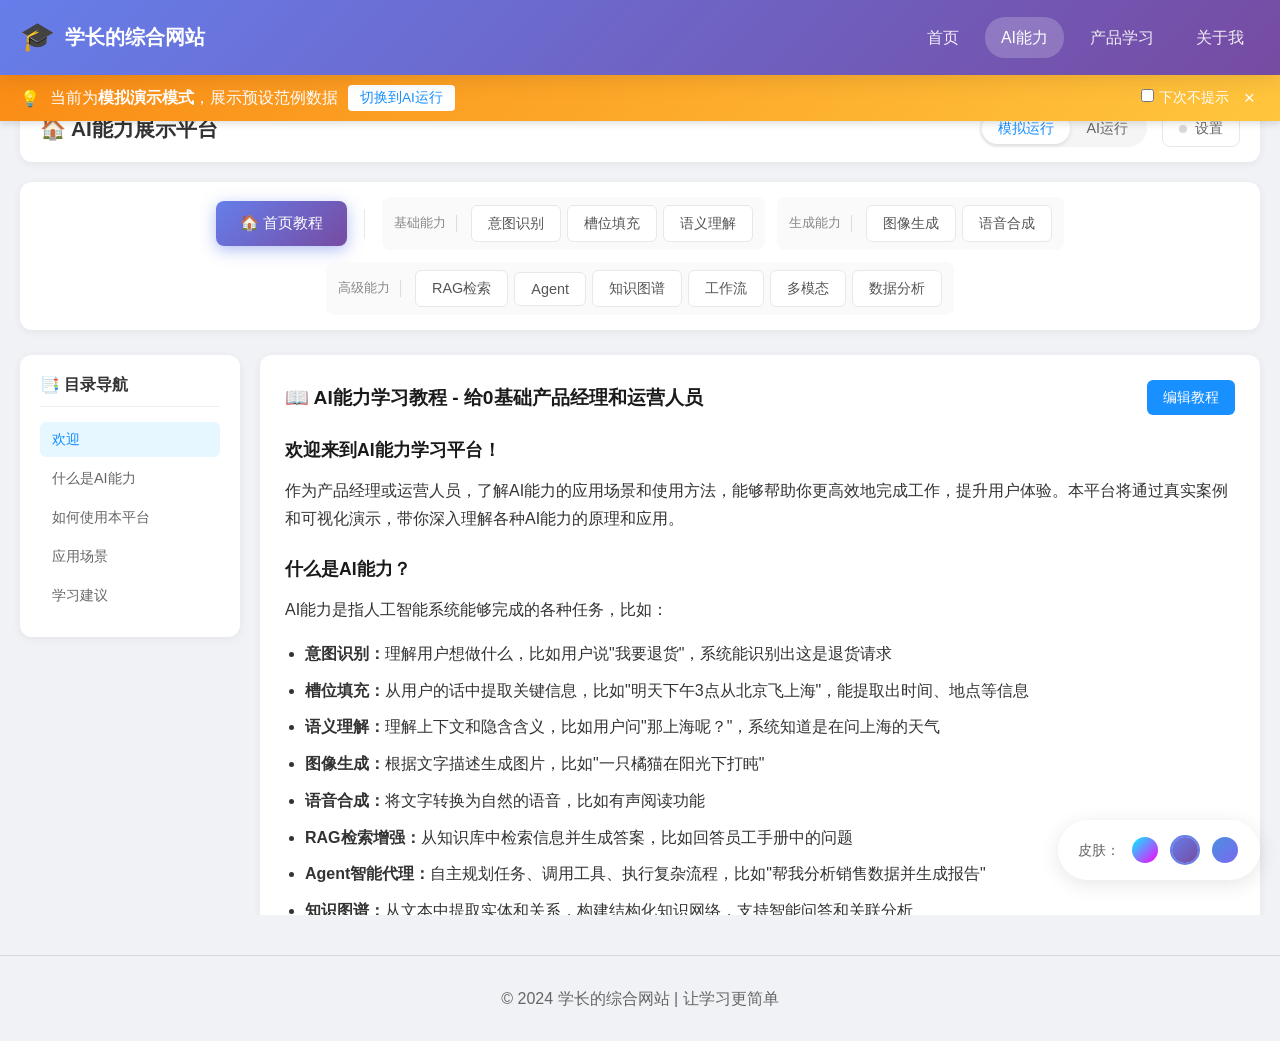
<file: index.html>
<!DOCTYPE html>
<html lang="zh-CN">
<head>
    <meta charset="UTF-8">
    <meta name="viewport" content="width=device-width, initial-scale=1.0">
    <title>学长的综合网站</title>
    <link rel="stylesheet" href="css/shared.css">
    <style id="theme-style"></style>
</head>
<body>
    <div id="app">
        <div id="loading-screen">
            <div class="loader"></div>
            <p>加载中...</p>
        </div>
    </div>

    <script>
        const themes = {
            dark: {
                name: '深色科技风',
                primary: '#00f5ff',
                secondary: '#ff00ff',
                background: '#0a0a0f',
                cardBg: 'rgba(20, 20, 30, 0.9)',
                text: '#ffffff',
                textSecondary: '#888888'
            },
            gradient: {
                name: '渐变紫蓝风',
                primary: '#667eea',
                secondary: '#764ba2',
                background: '#f0f2f5',
                cardBg: '#ffffff',
                text: '#333333',
                textSecondary: '#666666'
            },
            light: {
                name: '简约现代风',
                primary: '#4A90E2',
                secondary: '#7B68EE',
                background: '#ffffff',
                cardBg: '#f8f9fa',
                text: '#333333',
                textSecondary: '#666666'
            }
        };

        let currentTheme = localStorage.getItem('theme') || 'gradient';
        let currentView = 'ai';

        function getQueryParam(param) {
            const urlParams = new URLSearchParams(window.location.search);
            return urlParams.get(param);
        }

        function setTheme(themeName) {
            currentTheme = themeName;
            localStorage.setItem('theme', themeName);
            applyTheme(themes[themeName]);
        }

        function applyTheme(theme) {
            const root = document.documentElement;
            root.style.setProperty('--primary-color', theme.primary);
            root.style.setProperty('--secondary-color', theme.secondary);
            root.style.setProperty('--bg-color', theme.background);
            root.style.setProperty('--card-bg', theme.cardBg);
            root.style.setProperty('--text-color', theme.text);
            root.style.setProperty('--text-secondary', theme.textSecondary);
            
            const themeStyle = document.getElementById('theme-style');
            themeStyle.textContent = `
                body { background: ${theme.background}; color: ${theme.text}; }
                .nav-bar { background: linear-gradient(135deg, ${theme.primary}, ${theme.secondary}); }
                .hero-section { background: linear-gradient(135deg, ${theme.primary}, ${theme.secondary}); }
                .card { background: ${theme.cardBg}; }
                .card:hover { border-color: ${theme.primary}; box-shadow: 0 0 20px ${theme.primary}44; }
                .theme-btn.active { border-color: ${theme.primary}; background: ${theme.primary}22; }
                .content-iframe { border-color: ${theme.primary}22; }
            `;
            
            document.querySelectorAll('.theme-btn').forEach(btn => {
                btn.classList.toggle('active', btn.dataset.theme === currentTheme);
            });
        }

        function renderApp() {
            const view = getQueryParam('view') || 'ai';
            currentView = view;

            const app = document.getElementById('app');
            
            let content = '';
            
            content += renderNavBar();
            
            if (view === 'allpage') {
                content += renderHomePage();
                content += `<div class="sections-container">`;
                content += renderIframeSection('AI能力演示', 'ai-section', 'components/ai-content.html');
                content += renderIframeSection('产品学习案例', 'product-section', 'components/product-content.html');
                content += renderIframeSection('关于我', 'personal-section', 'components/personal-content.html');
                content += `</div>`;
            } else if (view === 'ai') {
                content += renderFullIframe('components/ai-content.html');
            } else if (view === 'chanpin') {
                content += renderFullIframe('components/product-content.html');
            } else if (view === 'personal') {
                content += renderFullIframe('components/personal-content.html');
            }

            content += renderThemeSwitcher();
            content += renderFooter();

            app.innerHTML = content;
            applyTheme(themes[currentTheme]);

            const loadingScreen = document.getElementById('loading-screen');
            if (loadingScreen) {
                setTimeout(() => {
                    loadingScreen.style.display = 'none';
                }, 300);
            }
        }

        function renderNavBar() {
            return `
                <nav class="nav-bar">
                    <div class="nav-container">
                        <a href="?view=allpage" class="nav-logo" style="text-decoration: none;">
                            <span class="logo-icon">🎓</span>
                            <span class="logo-text">学长的综合网站</span>
                        </a>
                        <div class="nav-links">
                            <a href="?view=allpage" class="nav-link ${currentView === 'allpage' ? 'active' : ''}">首页</a>
                            <a href="?view=ai" class="nav-link ${currentView === 'ai' ? 'active' : ''}">AI能力</a>
                            <a href="?view=chanpin" class="nav-link ${currentView === 'chanpin' ? 'active' : ''}">产品学习</a>
                            <a href="?view=personal" class="nav-link ${currentView === 'personal' ? 'active' : ''}">关于我</a>
                        </div>
                    </div>
                </nav>
            `;
        }

        function renderHomePage() {
            return `
                <section class="hero-section">
                    <div class="hero-content">
                        <h1 class="hero-title">欢迎来到学长的综合网站</h1>
                        <p class="hero-subtitle">AI能力演示 · 产品案例学习 · 求职规划指导</p>
                    </div>
                </section>

                <section class="cards-section">
                    <div class="cards-container">
                        <div class="card" onclick="navigateTo('ai')">
                            <div class="card-icon">🤖</div>
                            <h3 class="card-title">AI能力演示</h3>
                            <p class="card-desc">11个AI能力交互演示</p>
                            <ul class="card-features">
                                <li>意图识别</li>
                                <li>槽位填充</li>
                                <li>图像生成</li>
                                <li>Agent智能体</li>
                            </ul>
                        </div>

                        <div class="card" onclick="navigateTo('chanpin')">
                            <div class="card-icon">📚</div>
                            <h3 class="card-title">产品学习案例</h3>
                            <p class="card-desc">专为初学者打造</p>
                            <ul class="card-features">
                                <li>案例研究</li>
                                <li>数据分析</li>
                                <li>产品流程</li>
                                <li>UI组件库</li>
                            </ul>
                        </div>

                        <div class="card card-coming-soon">
                            <div class="card-icon">🚀</div>
                            <h3 class="card-title">更多</h3>
                            <p class="card-desc">即将上线</p>
                            <ul class="card-features">
                                <li>AI面试助手</li>
                                <li>AI项目展示</li>
                                <li>更多精彩...</li>
                            </ul>
                            <div class="coming-soon-badge">敬请期待</div>
                        </div>
                    </div>
                </section>

                <section class="scroll-hint">
                    <p>向下滚动查看全部内容 ↓</p>
                </section>
            `;
        }

        function renderIframeSection(title, id, src) {
            return `
                <div class="iframe-section" id="${id}">
                    <div class="section-header">
                        <h2 class="section-title">${title}</h2>
                        <a href="${src}" target="_blank" class="open-new-btn">新窗口打开 ↗</a>
                    </div>
                    <iframe src="${src}" class="content-iframe" frameborder="0" loading="lazy"></iframe>
                </div>
            `;
        }

        function renderFullIframe(src) {
            return `
                <div class="full-iframe-container">
                    <iframe src="${src}" class="full-iframe" frameborder="0"></iframe>
                </div>
            `;
        }

        function renderThemeSwitcher() {
            return `
                <div class="theme-switcher">
                    <span class="theme-label">皮肤：</span>
                    ${Object.entries(themes).map(([key, theme]) => `
                        <button class="theme-btn ${currentTheme === key ? 'active' : ''}" 
                                data-theme="${key}"
                                onclick="setTheme('${key}')"
                                title="${theme.name}">
                            <span class="theme-preview" style="background: linear-gradient(135deg, ${theme.primary}, ${theme.secondary})"></span>
                        </button>
                    `).join('')}
                </div>
            `;
        }

        function renderFooter() {
            return `
                <footer class="footer">
                    <p>© 2024 学长的综合网站 | 让学习更简单</p>
                </footer>
            `;
        }

        function navigateTo(view) {
            window.location.href = `?view=${view}`;
        }

        document.addEventListener('DOMContentLoaded', renderApp);
    </script>
</body>
</html>
</file>
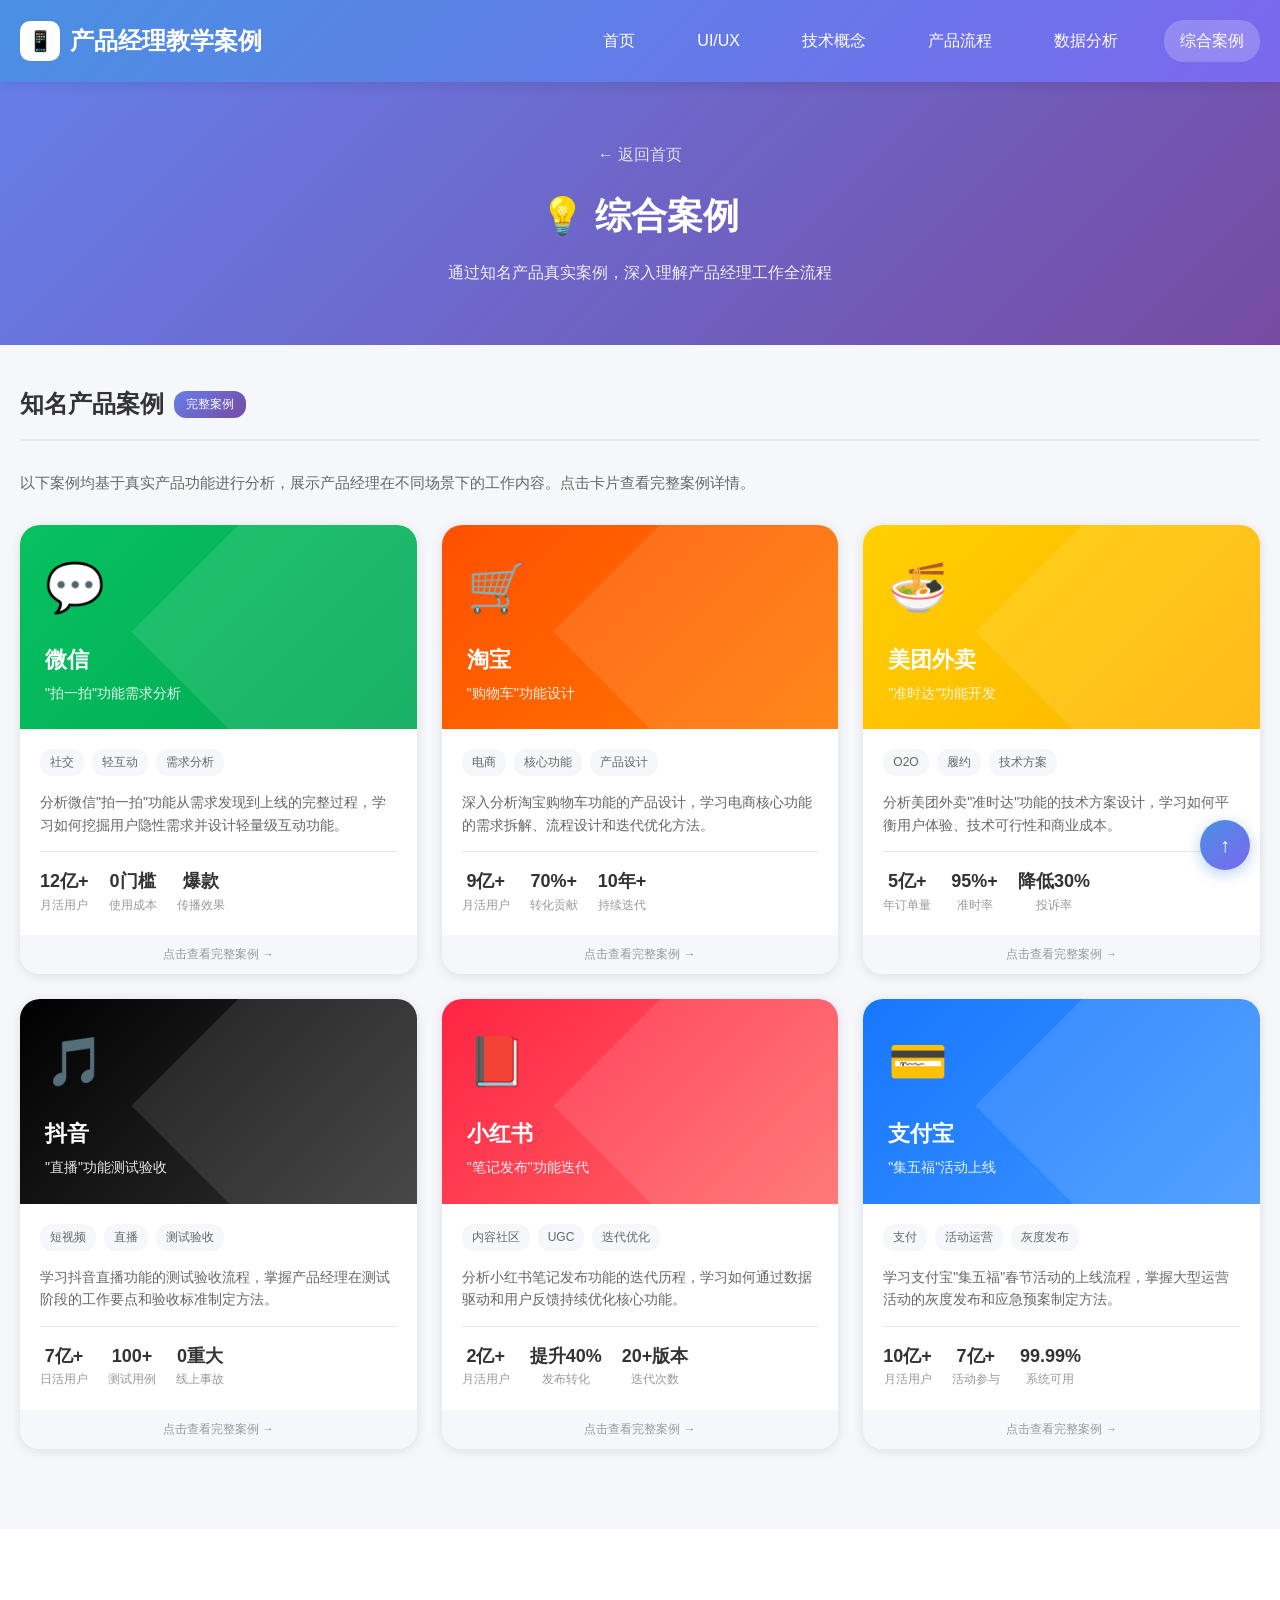
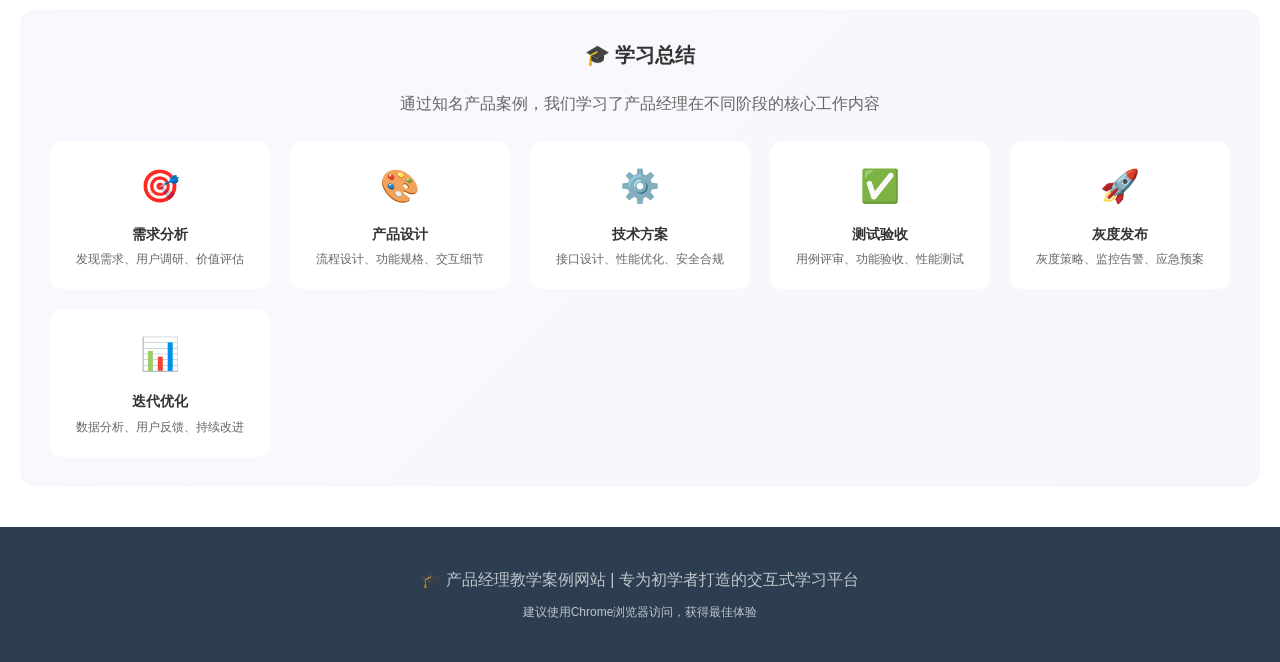
<file: case-study.html>
<!DOCTYPE html>
<html lang="zh-CN">
<head>
    <meta charset="UTF-8">
    <meta name="viewport" content="width=device-width, initial-scale=1.0">
    <title>综合案例 - 产品经理教学案例</title>
    <style>
        * {
            margin: 0;
            padding: 0;
            box-sizing: border-box;
        }
        
        :root {
            --primary-color: #4A90E2;
            --secondary-color: #7B68EE;
            --success-color: #52C41A;
            --warning-color: #FAAD14;
            --error-color: #FF4D4F;
            --text-primary: #333333;
            --text-secondary: #666666;
            --text-light: #999999;
            --bg-light: #F5F7FA;
            --bg-white: #FFFFFF;
            --border-color: #E8E8E8;
            --shadow: 0 2px 12px rgba(0, 0, 0, 0.1);
            --shadow-hover: 0 4px 20px rgba(0, 0, 0, 0.15);
        }
        
        body {
            font-family: -apple-system, BlinkMacSystemFont, 'Segoe UI', 'PingFang SC', 'Hiragino Sans GB', 'Microsoft YaHei', sans-serif;
            background: var(--bg-light);
            color: var(--text-primary);
            line-height: 1.6;
        }
        
        .container {
            max-width: 1400px;
            margin: 0 auto;
            padding: 0 20px;
        }
        
        header {
            background: linear-gradient(135deg, var(--primary-color), var(--secondary-color));
            color: white;
            padding: 20px 0;
            position: sticky;
            top: 0;
            z-index: 1000;
            box-shadow: var(--shadow);
        }
        
        .header-content {
            display: flex;
            justify-content: space-between;
            align-items: center;
        }
        
        .logo {
            font-size: 24px;
            font-weight: bold;
            display: flex;
            align-items: center;
            gap: 10px;
        }
        
        .logo-icon {
            width: 40px;
            height: 40px;
            background: white;
            border-radius: 10px;
            display: flex;
            align-items: center;
            justify-content: center;
            font-size: 20px;
        }
        
        nav {
            display: flex;
            gap: 30px;
        }
        
        nav a {
            color: white;
            text-decoration: none;
            padding: 8px 16px;
            border-radius: 20px;
            transition: all 0.3s;
            font-weight: 500;
        }
        
        nav a:hover, nav a.active {
            background: rgba(255, 255, 255, 0.2);
        }
        
        .page-header {
            background: linear-gradient(135deg, #667eea 0%, #764ba2 100%);
            color: white;
            padding: 60px 0;
            text-align: center;
        }
        
        .page-header h1 {
            font-size: 36px;
            margin-bottom: 15px;
        }
        
        .page-header p {
            font-size: 16px;
            opacity: 0.9;
        }
        
        .section {
            padding: 40px 0;
        }
        
        .section-title {
            display: flex;
            align-items: center;
            gap: 10px;
            margin-bottom: 30px;
            padding-bottom: 15px;
            border-bottom: 2px solid var(--border-color);
        }
        
        .section-title h2 {
            font-size: 24px;
            color: var(--text-primary);
        }
        
        .section-title .badge {
            background: linear-gradient(135deg, #667eea, #764ba2);
            color: white;
            padding: 4px 12px;
            border-radius: 12px;
            font-size: 12px;
        }
        
        .case-grid {
            display: grid;
            grid-template-columns: repeat(auto-fit, minmax(350px, 1fr));
            gap: 25px;
            margin-bottom: 40px;
        }
        
        .case-card {
            background: var(--bg-white);
            border-radius: 20px;
            overflow: hidden;
            box-shadow: var(--shadow);
            transition: all 0.3s;
            cursor: pointer;
        }
        
        .case-card:hover {
            transform: translateY(-5px);
            box-shadow: var(--shadow-hover);
        }
        
        .case-card-header {
            padding: 25px;
            color: white;
            position: relative;
            overflow: hidden;
        }
        
        .case-card-header::before {
            content: '';
            position: absolute;
            top: -50%;
            right: -50%;
            width: 100%;
            height: 200%;
            background: rgba(255, 255, 255, 0.1);
            transform: rotate(45deg);
        }
        
        .case-card-header.wechat {
            background: linear-gradient(135deg, #07C160, #00a854);
        }
        
        .case-card-header.taobao {
            background: linear-gradient(135deg, #FF5000, #FF7A00);
        }
        
        .case-card-header.meituan {
            background: linear-gradient(135deg, #FFD000, #FFB300);
        }
        
        .case-card-header.douyin {
            background: linear-gradient(135deg, #000000, #333333);
        }
        
        .case-card-header.xiaohongshu {
            background: linear-gradient(135deg, #FF2442, #FF6B6B);
        }
        
        .case-card-header.alipay {
            background: linear-gradient(135deg, #1677FF, #4096FF);
        }
        
        .case-icon {
            font-size: 48px;
            margin-bottom: 15px;
        }
        
        .case-name {
            font-size: 22px;
            font-weight: bold;
            margin-bottom: 5px;
        }
        
        .case-slogan {
            font-size: 14px;
            opacity: 0.9;
        }
        
        .case-card-body {
            padding: 20px;
        }
        
        .case-tags {
            display: flex;
            flex-wrap: wrap;
            gap: 8px;
            margin-bottom: 15px;
        }
        
        .case-tag {
            background: var(--bg-light);
            color: var(--text-secondary);
            padding: 4px 10px;
            border-radius: 12px;
            font-size: 12px;
        }
        
        .case-desc {
            font-size: 14px;
            color: var(--text-secondary);
            margin-bottom: 15px;
            line-height: 1.6;
        }
        
        .case-stats {
            display: flex;
            gap: 20px;
            padding-top: 15px;
            border-top: 1px solid var(--border-color);
        }
        
        .case-stat {
            text-align: center;
        }
        
        .case-stat-value {
            font-size: 18px;
            font-weight: bold;
            color: var(--text-primary);
        }
        
        .case-stat-label {
            font-size: 12px;
            color: var(--text-light);
        }
        
        .case-expand-hint {
            text-align: center;
            padding: 10px;
            color: var(--text-light);
            font-size: 12px;
            background: var(--bg-light);
        }
        
        .case-detail {
            display: none;
            background: var(--bg-white);
            border-radius: 20px;
            margin-top: 20px;
            box-shadow: var(--shadow);
            overflow: hidden;
        }
        
        .case-detail.active {
            display: block;
            animation: slideDown 0.3s ease;
        }
        
        @keyframes slideDown {
            from {
                opacity: 0;
                transform: translateY(-20px);
            }
            to {
                opacity: 1;
                transform: translateY(0);
            }
        }
        
        .detail-header {
            background: linear-gradient(135deg, #f5f7fa, #e8ecf1);
            padding: 20px 30px;
            display: flex;
            justify-content: space-between;
            align-items: center;
        }
        
        .detail-title {
            font-size: 20px;
            font-weight: bold;
            display: flex;
            align-items: center;
            gap: 10px;
        }
        
        .detail-close {
            width: 36px;
            height: 36px;
            border-radius: 50%;
            background: white;
            border: none;
            font-size: 20px;
            cursor: pointer;
            display: flex;
            align-items: center;
            justify-content: center;
            box-shadow: 0 2px 8px rgba(0, 0, 0, 0.1);
            transition: all 0.3s;
        }
        
        .detail-close:hover {
            background: var(--error-color);
            color: white;
        }
        
        .detail-tabs {
            display: flex;
            background: var(--bg-light);
            border-bottom: 1px solid var(--border-color);
            overflow-x: auto;
        }
        
        .detail-tab {
            padding: 15px 25px;
            font-size: 14px;
            font-weight: 500;
            color: var(--text-secondary);
            cursor: pointer;
            border-bottom: 3px solid transparent;
            transition: all 0.3s;
            white-space: nowrap;
        }
        
        .detail-tab:hover {
            color: var(--text-primary);
            background: rgba(102, 126, 234, 0.1);
        }
        
        .detail-tab.active {
            color: #667eea;
            border-bottom-color: #667eea;
            background: white;
        }
        
        .detail-content {
            padding: 30px;
        }
        
        .detail-panel {
            display: none;
        }
        
        .detail-panel.active {
            display: block;
            animation: fadeIn 0.3s ease;
        }
        
        @keyframes fadeIn {
            from { opacity: 0; }
            to { opacity: 1; }
        }
        
        .detail-section {
            margin-bottom: 30px;
        }
        
        .detail-section h4 {
            font-size: 16px;
            color: #667eea;
            margin-bottom: 15px;
            display: flex;
            align-items: center;
            gap: 8px;
        }
        
        .detail-section ul {
            list-style: none;
        }
        
        .detail-section li {
            padding: 10px 0;
            border-bottom: 1px dashed var(--border-color);
            font-size: 14px;
            color: var(--text-secondary);
        }
        
        .detail-section li:last-child {
            border-bottom: none;
        }
        
        .detail-section li strong {
            color: var(--text-primary);
        }
        
        .doc-box {
            background: var(--bg-light);
            border-radius: 12px;
            padding: 20px;
            margin: 15px 0;
        }
        
        .doc-box h5 {
            font-size: 14px;
            color: var(--text-primary);
            margin-bottom: 12px;
        }
        
        .doc-table {
            width: 100%;
            border-collapse: collapse;
            font-size: 13px;
        }
        
        .doc-table th,
        .doc-table td {
            padding: 10px 12px;
            border: 1px solid var(--border-color);
            text-align: left;
        }
        
        .doc-table th {
            background: white;
            font-weight: 600;
        }
        
        .doc-table tr:nth-child(even) {
            background: white;
        }
        
        .flow-diagram {
            background: white;
            border-radius: 12px;
            padding: 20px;
            margin: 15px 0;
        }
        
        .flow-steps {
            display: flex;
            align-items: center;
            justify-content: center;
            gap: 8px;
            flex-wrap: wrap;
        }
        
        .flow-step {
            background: linear-gradient(135deg, #f5f7fa, #e8ecf1);
            padding: 10px 16px;
            border-radius: 8px;
            font-size: 13px;
            font-weight: 500;
        }
        
        .flow-step.highlight {
            background: linear-gradient(135deg, #667eea, #764ba2);
            color: white;
        }
        
        .flow-arrow {
            font-size: 16px;
            color: var(--text-light);
        }
        
        .knowledge-tip {
            background: linear-gradient(135deg, rgba(102, 126, 234, 0.1), rgba(118, 75, 162, 0.1));
            border-left: 4px solid #667eea;
            padding: 15px 20px;
            border-radius: 0 8px 8px 0;
            margin: 15px 0;
            font-size: 14px;
        }
        
        .knowledge-tip strong {
            color: #667eea;
        }
        
        .prd-preview {
            background: #1e1e1e;
            color: #d4d4d4;
            font-family: 'Courier New', monospace;
            padding: 20px;
            border-radius: 12px;
            font-size: 13px;
            line-height: 1.8;
            overflow-x: auto;
        }
        
        .prd-preview .comment {
            color: #6a9955;
        }
        
        .prd-preview .keyword {
            color: #569cd6;
        }
        
        .prd-preview .string {
            color: #ce9178;
        }
        
        .prd-preview .number {
            color: #b5cea8;
        }
        
        .back-link {
            display: inline-flex;
            align-items: center;
            gap: 5px;
            color: white;
            text-decoration: none;
            margin-bottom: 20px;
            opacity: 0.8;
            transition: opacity 0.3s;
        }
        
        .back-link:hover {
            opacity: 1;
        }
        
        footer {
            background: #2C3E50;
            color: white;
            padding: 40px 0;
            text-align: center;
        }
        
        footer p {
            opacity: 0.7;
        }
        
        .summary-box {
            background: linear-gradient(135deg, rgba(102, 126, 234, 0.05), rgba(118, 75, 162, 0.05));
            border-radius: 16px;
            padding: 30px;
            margin-top: 40px;
        }
        
        .summary-box h3 {
            font-size: 20px;
            margin-bottom: 20px;
            text-align: center;
        }
        
        .summary-grid {
            display: grid;
            grid-template-columns: repeat(auto-fit, minmax(200px, 1fr));
            gap: 20px;
        }
        
        .summary-item {
            background: white;
            border-radius: 12px;
            padding: 20px;
            text-align: center;
        }
        
        .summary-icon {
            font-size: 32px;
            margin-bottom: 10px;
        }
        
        .summary-title {
            font-size: 14px;
            font-weight: 600;
            margin-bottom: 5px;
        }
        
        .summary-desc {
            font-size: 12px;
            color: var(--text-secondary);
        }
        
        .priority-p0 {
            color: #ff4d4f;
            font-weight: bold;
        }
        
        .priority-p1 {
            color: #faad14;
            font-weight: bold;
        }
        
        .priority-p2 {
            color: #52c41a;
            font-weight: bold;
        }
        
        .method-get {
            background: #61affe;
            color: white;
            padding: 2px 6px;
            border-radius: 4px;
            font-size: 11px;
        }
        
        .method-post {
            background: #49cc90;
            color: white;
            padding: 2px 6px;
            border-radius: 4px;
            font-size: 11px;
        }
        
        @media (max-width: 768px) {
            .header-content {
                flex-direction: column;
                gap: 15px;
            }
            
            nav {
                flex-wrap: wrap;
                justify-content: center;
                gap: 10px;
            }
            
            .page-header h1 {
                font-size: 28px;
            }
            
            .case-grid {
                grid-template-columns: 1fr;
            }
            
            .flow-steps {
                flex-direction: column;
            }
            
            .flow-arrow {
                transform: rotate(90deg);
            }
            
            .detail-tabs {
                flex-wrap: nowrap;
            }
        }
    </style>
</head>
<body>
    <header>
        <div class="container header-content">
            <div class="logo">
                <div class="logo-icon">📱</div>
                <span>产品经理教学案例</span>
            </div>
            <nav>
                <a href="../index.html?view=chanpin">首页</a>
                <a href="ui-components.html">UI/UX</a>
                <a href="tech-concepts.html">技术概念</a>
                <a href="product-flow.html">产品流程</a>
                <a href="data-analysis.html">数据分析</a>
                <a href="case-study.html" class="active">综合案例</a>
            </nav>
        </div>
    </header>
    
    <section class="page-header">
        <div class="container">
            <a href="../index.html?view=chanpin" class="back-link">← 返回首页</a>
            <h1>💡 综合案例</h1>
            <p>通过知名产品真实案例，深入理解产品经理工作全流程</p>
        </div>
    </section>
    
    <section class="section">
        <div class="container">
            <div class="section-title">
                <h2>知名产品案例</h2>
                <span class="badge">完整案例</span>
            </div>
            
            <p style="color: var(--text-secondary); margin-bottom: 30px; font-size: 15px;">
                以下案例均基于真实产品功能进行分析，展示产品经理在不同场景下的工作内容。点击卡片查看完整案例详情。
            </p>
            
            <div class="case-grid">
                <div class="case-card" onclick="showCaseDetail('wechat')">
                    <div class="case-card-header wechat">
                        <div class="case-icon">💬</div>
                        <div class="case-name">微信</div>
                        <div class="case-slogan">"拍一拍"功能需求分析</div>
                    </div>
                    <div class="case-card-body">
                        <div class="case-tags">
                            <span class="case-tag">社交</span>
                            <span class="case-tag">轻互动</span>
                            <span class="case-tag">需求分析</span>
                        </div>
                        <div class="case-desc">
                            分析微信"拍一拍"功能从需求发现到上线的完整过程，学习如何挖掘用户隐性需求并设计轻量级互动功能。
                        </div>
                        <div class="case-stats">
                            <div class="case-stat">
                                <div class="case-stat-value">12亿+</div>
                                <div class="case-stat-label">月活用户</div>
                            </div>
                            <div class="case-stat">
                                <div class="case-stat-value">0门槛</div>
                                <div class="case-stat-label">使用成本</div>
                            </div>
                            <div class="case-stat">
                                <div class="case-stat-value">爆款</div>
                                <div class="case-stat-label">传播效果</div>
                            </div>
                        </div>
                    </div>
                    <div class="case-expand-hint">点击查看完整案例 →</div>
                </div>
                
                <div class="case-card" onclick="showCaseDetail('taobao')">
                    <div class="case-card-header taobao">
                        <div class="case-icon">🛒</div>
                        <div class="case-name">淘宝</div>
                        <div class="case-slogan">"购物车"功能设计</div>
                    </div>
                    <div class="case-card-body">
                        <div class="case-tags">
                            <span class="case-tag">电商</span>
                            <span class="case-tag">核心功能</span>
                            <span class="case-tag">产品设计</span>
                        </div>
                        <div class="case-desc">
                            深入分析淘宝购物车功能的产品设计，学习电商核心功能的需求拆解、流程设计和迭代优化方法。
                        </div>
                        <div class="case-stats">
                            <div class="case-stat">
                                <div class="case-stat-value">9亿+</div>
                                <div class="case-stat-label">月活用户</div>
                            </div>
                            <div class="case-stat">
                                <div class="case-stat-value">70%+</div>
                                <div class="case-stat-label">转化贡献</div>
                            </div>
                            <div class="case-stat">
                                <div class="case-stat-value">10年+</div>
                                <div class="case-stat-label">持续迭代</div>
                            </div>
                        </div>
                    </div>
                    <div class="case-expand-hint">点击查看完整案例 →</div>
                </div>
                
                <div class="case-card" onclick="showCaseDetail('meituan')">
                    <div class="case-card-header meituan">
                        <div class="case-icon">🍜</div>
                        <div class="case-name">美团外卖</div>
                        <div class="case-slogan">"准时达"功能开发</div>
                    </div>
                    <div class="case-card-body">
                        <div class="case-tags">
                            <span class="case-tag">O2O</span>
                            <span class="case-tag">履约</span>
                            <span class="case-tag">技术方案</span>
                        </div>
                        <div class="case-desc">
                            分析美团外卖"准时达"功能的技术方案设计，学习如何平衡用户体验、技术可行性和商业成本。
                        </div>
                        <div class="case-stats">
                            <div class="case-stat">
                                <div class="case-stat-value">5亿+</div>
                                <div class="case-stat-label">年订单量</div>
                            </div>
                            <div class="case-stat">
                                <div class="case-stat-value">95%+</div>
                                <div class="case-stat-label">准时率</div>
                            </div>
                            <div class="case-stat">
                                <div class="case-stat-value">降低30%</div>
                                <div class="case-stat-label">投诉率</div>
                            </div>
                        </div>
                    </div>
                    <div class="case-expand-hint">点击查看完整案例 →</div>
                </div>
                
                <div class="case-card" onclick="showCaseDetail('douyin')">
                    <div class="case-card-header douyin">
                        <div class="case-icon">🎵</div>
                        <div class="case-name">抖音</div>
                        <div class="case-slogan">"直播"功能测试验收</div>
                    </div>
                    <div class="case-card-body">
                        <div class="case-tags">
                            <span class="case-tag">短视频</span>
                            <span class="case-tag">直播</span>
                            <span class="case-tag">测试验收</span>
                        </div>
                        <div class="case-desc">
                            学习抖音直播功能的测试验收流程，掌握产品经理在测试阶段的工作要点和验收标准制定方法。
                        </div>
                        <div class="case-stats">
                            <div class="case-stat">
                                <div class="case-stat-value">7亿+</div>
                                <div class="case-stat-label">日活用户</div>
                            </div>
                            <div class="case-stat">
                                <div class="case-stat-value">100+</div>
                                <div class="case-stat-label">测试用例</div>
                            </div>
                            <div class="case-stat">
                                <div class="case-stat-value">0重大</div>
                                <div class="case-stat-label">线上事故</div>
                            </div>
                        </div>
                    </div>
                    <div class="case-expand-hint">点击查看完整案例 →</div>
                </div>
                
                <div class="case-card" onclick="showCaseDetail('xiaohongshu')">
                    <div class="case-card-header xiaohongshu">
                        <div class="case-icon">📕</div>
                        <div class="case-name">小红书</div>
                        <div class="case-slogan">"笔记发布"功能迭代</div>
                    </div>
                    <div class="case-card-body">
                        <div class="case-tags">
                            <span class="case-tag">内容社区</span>
                            <span class="case-tag">UGC</span>
                            <span class="case-tag">迭代优化</span>
                        </div>
                        <div class="case-desc">
                            分析小红书笔记发布功能的迭代历程，学习如何通过数据驱动和用户反馈持续优化核心功能。
                        </div>
                        <div class="case-stats">
                            <div class="case-stat">
                                <div class="case-stat-value">2亿+</div>
                                <div class="case-stat-label">月活用户</div>
                            </div>
                            <div class="case-stat">
                                <div class="case-stat-value">提升40%</div>
                                <div class="case-stat-label">发布转化</div>
                            </div>
                            <div class="case-stat">
                                <div class="case-stat-value">20+版本</div>
                                <div class="case-stat-label">迭代次数</div>
                            </div>
                        </div>
                    </div>
                    <div class="case-expand-hint">点击查看完整案例 →</div>
                </div>
                
                <div class="case-card" onclick="showCaseDetail('alipay')">
                    <div class="case-card-header alipay">
                        <div class="case-icon">💳</div>
                        <div class="case-name">支付宝</div>
                        <div class="case-slogan">"集五福"活动上线</div>
                    </div>
                    <div class="case-card-body">
                        <div class="case-tags">
                            <span class="case-tag">支付</span>
                            <span class="case-tag">活动运营</span>
                            <span class="case-tag">灰度发布</span>
                        </div>
                        <div class="case-desc">
                            学习支付宝"集五福"春节活动的上线流程，掌握大型运营活动的灰度发布和应急预案制定方法。
                        </div>
                        <div class="case-stats">
                            <div class="case-stat">
                                <div class="case-stat-value">10亿+</div>
                                <div class="case-stat-label">月活用户</div>
                            </div>
                            <div class="case-stat">
                                <div class="case-stat-value">7亿+</div>
                                <div class="case-stat-label">活动参与</div>
                            </div>
                            <div class="case-stat">
                                <div class="case-stat-value">99.99%</div>
                                <div class="case-stat-label">系统可用</div>
                            </div>
                        </div>
                    </div>
                    <div class="case-expand-hint">点击查看完整案例 →</div>
                </div>
            </div>
            
            <div class="case-detail" id="detail-wechat">
                <div class="detail-header">
                    <div class="detail-title">
                        <span>💬</span>
                        <span>微信"拍一拍"功能需求分析</span>
                    </div>
                    <button class="detail-close" onclick="closeCaseDetail()">×</button>
                </div>
                <div class="detail-tabs">
                    <div class="detail-tab active" onclick="showDetailPanel(this, 'wechat-requirement')">需求背景</div>
                    <div class="detail-tab" onclick="showDetailPanel(this, 'wechat-design')">产品设计</div>
                    <div class="detail-tab" onclick="showDetailPanel(this, 'wechat-doc')">需求文档</div>
                    <div class="detail-tab" onclick="showDetailPanel(this, 'wechat-insight')">产品思考</div>
                </div>
                <div class="detail-content">
                    <div class="detail-panel active" id="wechat-requirement">
                        <div class="detail-section">
                            <h4>🎯 需求来源</h4>
                            <ul>
                                <li><strong>发现场景：</strong>产品经理观察到用户在群聊中经常使用"戳一戳"等第三方表情包，但缺乏原生的轻量级互动方式</li>
                                <li><strong>用户痛点：</strong>想引起某人注意但不想发消息，或者想活跃群气氛但不知道说什么</li>
                                <li><strong>竞品参考：</strong>QQ的"抖动窗口"、钉钉的"钉一下"、Telegram的"nudge"</li>
                                <li><strong>需求类型：</strong>用户隐性需求，用户不会主动提，但功能上线后使用率极高</li>
                            </ul>
                        </div>
                        
                        <div class="detail-section">
                            <h4>👥 用户画像分析</h4>
                            <div class="doc-box">
                                <table class="doc-table">
                                    <tr>
                                        <th>用户类型</th>
                                        <th>使用场景</th>
                                        <th>需求特点</th>
                                    </tr>
                                    <tr>
                                        <td>年轻用户（18-25岁）</td>
                                        <td>群聊互动、朋友间玩耍</td>
                                        <td>追求趣味性、喜欢新功能</td>
                                    </tr>
                                    <tr>
                                        <td>职场用户（25-35岁）</td>
                                        <td>提醒同事、工作群活跃</td>
                                        <td>需要得体的提醒方式</td>
                                    </tr>
                                    <tr>
                                        <td>家庭用户（35岁+）</td>
                                        <td>家庭群互动、提醒家人</td>
                                        <td>操作简单、不会打扰</td>
                                    </tr>
                                </table>
                            </div>
                        </div>
                        
                        <div class="detail-section">
                            <h4>📊 需求价值评估</h4>
                            <ul>
                                <li><strong>用户价值：</strong>提供一种低门槛、不打扰的互动方式，满足"想引起注意但不想发消息"的需求</li>
                                <li><strong>产品价值：</strong>增强社交粘性，提升群聊活跃度，增加产品趣味性</li>
                                <li><strong>商业价值：</strong>间接提升用户活跃度和留存，为后续功能迭代积累数据</li>
                                <li><strong>开发成本：</strong>低，主要是客户端改动，不涉及复杂后端逻辑</li>
                            </ul>
                        </div>
                        
                        <div class="knowledge-tip">
                            <strong>💡 学习要点：</strong>好需求往往来自对用户行为的深度观察，而不是用户直接告诉你。产品经理要有"洞察力"，发现用户自己都没意识到的需求。
                        </div>
                    </div>
                    
                    <div class="detail-panel" id="wechat-design">
                        <div class="detail-section">
                            <h4>🔄 核心流程设计</h4>
                            <div class="flow-diagram">
                                <div class="flow-steps">
                                    <div class="flow-step">群聊界面</div>
                                    <div class="flow-arrow">→</div>
                                    <div class="flow-step">双击头像</div>
                                    <div class="flow-arrow">→</div>
                                    <div class="flow-step highlight">触发拍一拍</div>
                                    <div class="flow-arrow">→</div>
                                    <div class="flow-step">群内提示</div>
                                    <div class="flow-arrow">→</div>
                                    <div class="flow-step">对方收到震动</div>
                                </div>
                            </div>
                        </div>
                        
                        <div class="detail-section">
                            <h4>📱 交互设计要点</h4>
                            <ul>
                                <li><strong>触发方式：</strong>双击用户头像，符合用户直觉，学习成本低</li>
                                <li><strong>视觉反馈：</strong>"你拍了拍XXX"文字提示，头像抖动动画</li>
                                <li><strong>触觉反馈：</strong>被拍者手机轻微震动，不打扰但能感知</li>
                                <li><strong>后缀功能：</strong>可自定义"拍了拍XXX的XXX"，增加趣味性</li>
                                <li><strong>隐私设计：</strong>所有人可见，但不强提醒，不会产生未读</li>
                            </ul>
                        </div>
                        
                        <div class="detail-section">
                            <h4>⚙️ 功能规格说明</h4>
                            <div class="doc-box">
                                <table class="doc-table">
                                    <tr>
                                        <th>功能点</th>
                                        <th>规格说明</th>
                                    </tr>
                                    <tr>
                                        <td>触发条件</td>
                                        <td>双击群成员头像，两次点击间隔<500ms</td>
                                    </tr>
                                    <tr>
                                        <td>频率限制</td>
                                        <td>同一对象10秒内只能拍一次，防止骚扰</td>
                                    </tr>
                                    <tr>
                                        <td>后缀设置</td>
                                        <td>最多8个汉字，支持emoji，审核敏感词</td>
                                    </tr>
                                    <tr>
                                        <td>消息存储</td>
                                        <td>不入库存储，仅本地展示，退出群聊后消失</td>
                                    </tr>
                                    <tr>
                                        <td>兼容性</td>
                                        <td>旧版本显示为普通文本消息</td>
                                    </tr>
                                </table>
                            </div>
                        </div>
                        
                        <div class="knowledge-tip">
                            <strong>💡 学习要点：</strong>功能设计要考虑"边界情况"：频率限制防骚扰、旧版本兼容、敏感词过滤等。好的设计不仅是"能用"，更要"好用且安全"。
                        </div>
                    </div>
                    
                    <div class="detail-panel" id="wechat-doc">
                        <h4>📄 需求文档片段</h4>
                        <div class="prd-preview">
<span class="comment">/* 微信"拍一拍"功能需求文档 */</span>

<span class="keyword">功能名称：</span>拍一拍
<span class="keyword">需求类型：</span>新功能
<span class="keyword">优先级：</span>P1
<span class="keyword">负责人：</span>微信产品团队

<span class="comment">// 一、需求背景</span>
用户在群聊场景中，经常需要引起某人注意，但直接发消息可能过于正式或打扰。
现有方案：@提醒（过于正式）、私聊（切换成本高）、发表情包（需要找图）。
需要一个轻量级、有趣的互动方式。

<span class="comment">// 二、功能描述</span>
<span class="keyword">入口：</span>群聊界面，双击群成员头像
<span class="keyword">行为：</span>
  - 触发者：看到"你拍了拍XXX"提示
  - 被拍者：手机震动，看到"XXX拍了拍你"提示
  - 群成员：看到"XXX拍了拍XXX"提示

<span class="comment">// 三、后缀功能（V2迭代）</span>
用户可设置自己的拍一拍后缀：
  - 路径：我 → 设置 → 个人信息 → 拍一拍
  - 示例：设置后缀"的脑袋"
  - 效果：显示"XXX拍了拍我的脑袋"

<span class="comment">// 四、边界条件</span>
<span class="keyword">防骚扰：</span>
  - 同一对象10秒内只能拍一次
  - 被拍者可设置"不接受拍一拍"（暂未上线）

<span class="keyword">敏感词：</span>
  - 后缀内容需经过敏感词过滤
  - 触发敏感词时提示"后缀包含敏感词，请修改"

<span class="comment">// 五、数据埋点</span>
<span class="keyword">核心指标：</span>
  - 日均拍一拍次数
  - 拍一拍用户渗透率
  - 后缀设置率
  - 功能使用留存
                        </div>
                    </div>
                    
                    <div class="detail-panel" id="wechat-insight">
                        <div class="detail-section">
                            <h4>🧠 产品经理视角</h4>
                            <ul>
                                <li><strong>为什么是"双击"而不是"长按"？</strong>双击更轻量，长按容易误触，且双击有"敲击"的隐喻，符合"拍"的语义</li>
                                <li><strong>为什么群内所有人可见？</strong>增加社交趣味性，让"拍一拍"成为一种公开的互动仪式，而非私密提醒</li>
                                <li><strong>后缀功能的设计巧思：</strong>让用户可以自定义，产生"拍了拍我的肚子"、"拍了拍我的钱包"等趣味玩法，自发传播</li>
                                <li><strong>为什么不上线"关闭拍一拍"？</strong>保持功能的纯粹性，如果允许关闭会降低社交互动的完整性</li>
                            </ul>
                        </div>
                        
                        <div class="detail-section">
                            <h4>📈 上线效果</h4>
                            <ul>
                                <li><strong>传播效果：</strong>上线当天刷屏朋友圈，"拍了拍XXX的XXX"成为热门话题</li>
                                <li><strong>使用数据：</strong>上线一周内，超过50%的用户尝试过拍一拍功能</li>
                                <li><strong>用户反馈：</strong>整体正面，认为功能有趣、无压力；少数反馈希望增加关闭选项</li>
                                <li><strong>后续迭代：</strong>增加了后缀设置、拍了拍提示音等增强功能</li>
                            </ul>
                        </div>
                        
                        <div class="knowledge-tip">
                            <strong>💡 学习要点：</strong>小功能也能产生大影响。"拍一拍"开发成本很低，但通过巧妙的设计，成为微信的标志性功能之一。产品经理要善于发现"小而美"的机会。
                        </div>
                    </div>
                </div>
            </div>
            
            <div class="case-detail" id="detail-taobao">
                <div class="detail-header">
                    <div class="detail-title">
                        <span>🛒</span>
                        <span>淘宝"购物车"功能设计</span>
                    </div>
                    <button class="detail-close" onclick="closeCaseDetail()">×</button>
                </div>
                <div class="detail-tabs">
                    <div class="detail-tab active" onclick="showDetailPanel(this, 'taobao-requirement')">需求背景</div>
                    <div class="detail-tab" onclick="showDetailPanel(this, 'taobao-design')">产品设计</div>
                    <div class="detail-tab" onclick="showDetailPanel(this, 'taobao-doc')">需求文档</div>
                    <div class="detail-tab" onclick="showDetailPanel(this, 'taobao-insight')">产品思考</div>
                </div>
                <div class="detail-content">
                    <div class="detail-panel active" id="taobao-requirement">
                        <div class="detail-section">
                            <h4>🎯 功能定位</h4>
                            <ul>
                                <li><strong>核心价值：</strong>帮助用户暂存心仪商品，方便对比和批量结算</li>
                                <li><strong>用户场景：</strong>浏览时先加入购物车，决策后批量购买；多店铺商品合并结算</li>
                                <li><strong>商业价值：</strong>购物车是电商转化的核心环节，直接影响GMV</li>
                                <li><strong>数据表现：</strong>购物车用户转化率是非购物车用户的3-5倍</li>
                            </ul>
                        </div>
                        
                        <div class="detail-section">
                            <h4>👥 用户需求分析</h4>
                            <div class="doc-box">
                                <table class="doc-table">
                                    <tr>
                                        <th>需求类型</th>
                                        <th>具体需求</th>
                                        <th>优先级</th>
                                    </tr>
                                    <tr>
                                        <td>基础需求</td>
                                        <td>添加商品、查看商品、删除商品、结算</td>
                                        <td><span class="priority-p0">P0</span></td>
                                    </tr>
                                    <tr>
                                        <td>期望需求</td>
                                        <td>批量操作、店铺分组、降价提醒</td>
                                        <td><span class="priority-p1">P1</span></td>
                                    </tr>
                                    <tr>
                                        <td>兴奋需求</td>
                                        <td>智能推荐、凑单计算、历史价格</td>
                                        <td><span class="priority-p2">P2</span></td>
                                    </tr>
                                </table>
                            </div>
                        </div>
                        
                        <div class="detail-section">
                            <h4>📊 竞品分析</h4>
                            <ul>
                                <li><strong>京东购物车：</strong>支持跨店铺合并结算，有"降价提醒"功能</li>
                                <li><strong>拼多多购物车：</strong>简化版，强调"拼单"属性，没有复杂功能</li>
                                <li><strong>差异化策略：</strong>淘宝购物车强调"发现"属性，增加推荐位，提升客单价</li>
                            </ul>
                        </div>
                        
                        <div class="knowledge-tip">
                            <strong>💡 学习要点：</strong>核心功能的需求分析要深入，不能只看表面。购物车不只是"暂存"，还承担着"决策辅助"、"促销触达"、"转化提升"等多重角色。
                        </div>
                    </div>
                    
                    <div class="detail-panel" id="taobao-design">
                        <div class="detail-section">
                            <h4>📱 页面结构设计</h4>
                            <div class="flow-diagram">
                                <div class="flow-steps">
                                    <div class="flow-step">顶部：搜索+筛选</div>
                                    <div class="flow-arrow">→</div>
                                    <div class="flow-step highlight">商品列表（按店铺分组）</div>
                                    <div class="flow-arrow">→</div>
                                    <div class="flow-step">底部：全选+合计+结算</div>
                                </div>
                            </div>
                        </div>
                        
                        <div class="detail-section">
                            <h4>🔄 核心交互流程</h4>
                            <ul>
                                <li><strong>添加商品：</strong>商品详情页点击"加入购物车"，toast提示"已加入"，支持选择规格</li>
                                <li><strong>编辑商品：</strong>左滑删除，点击规格修改，数量加减</li>
                                <li><strong>批量操作：</strong>长按进入编辑模式，支持全选、删除、移入收藏夹</li>
                                <li><strong>结算流程：</strong>勾选商品 → 点击结算 → 确认订单 → 支付</li>
                            </ul>
                        </div>
                        
                        <div class="detail-section">
                            <h4>⚙️ 功能规格说明</h4>
                            <div class="doc-box">
                                <table class="doc-table">
                                    <tr>
                                        <th>功能点</th>
                                        <th>规格说明</th>
                                    </tr>
                                    <tr>
                                        <td>商品上限</td>
                                        <td>最多120个商品，超出提示清理</td>
                                    </tr>
                                    <tr>
                                        <td>失效商品</td>
                                        <td>置灰显示，支持一键清理</td>
                                    </tr>
                                    <tr>
                                        <td>降价提醒</td>
                                        <td>商品降价时红点提示，push通知</td>
                                    </tr>
                                    <tr>
                                        <td>库存预警</td>
                                        <td>库存<5件时提示"仅剩X件"</td>
                                    </tr>
                                    <tr>
                                        <td>优惠展示</td>
                                        <td>显示店铺优惠、跨店满减、优惠券</td>
                                    </tr>
                                </table>
                            </div>
                        </div>
                        
                        <div class="knowledge-tip">
                            <strong>💡 学习要点：</strong>电商产品要特别关注"转化漏斗"。购物车的每个设计细节都可能影响转化率：失效商品处理、优惠信息展示、结算按钮位置等。
                        </div>
                    </div>
                    
                    <div class="detail-panel" id="taobao-doc">
                        <h4>📄 需求文档片段</h4>
                        <div class="prd-preview">
<span class="comment">/* 淘宝购物车功能需求文档 */</span>

<span class="keyword">功能名称：</span>购物车
<span class="keyword">需求类型：</span>核心功能迭代
<span class="keyword">优先级：</span>P0
<span class="keyword">版本：</span>V10.5.0

<span class="comment">// 一、功能概述</span>
购物车是用户购买决策的重要环节，本次迭代目标：
  - 提升购物车到结算的转化率（目标+5%）
  - 降低购物车放弃率（目标-10%）
  - 提升客单价（目标+8%）

<span class="comment">// 二、页面结构</span>

<span class="keyword">【顶部区域】</span>
  - 搜索框：支持搜索购物车内商品
  - 筛选：按店铺、降价、失效筛选
  - 管理按钮：进入编辑模式

<span class="keyword">【商品列表】</span>
  - 按店铺分组展示
  - 店铺头部：店铺名、店铺优惠、全选本店
  - 商品项：图片、标题、规格、价格、数量
  - 促销标签：限时折扣、满减、优惠券

<span class="keyword">【底部区域】</span>
  - 全选复选框
  - 合计金额（已选X件，合计￥XXX）
  - 结算按钮（红色高亮）

<span class="comment">// 三、核心功能规则</span>

<span class="keyword">【商品排序】</span>
  - 默认按加入时间倒序
  - 失效商品置底
  - 降价商品可置顶（用户设置）

<span class="keyword">【价格计算】</span>
  - 实时计算选中商品总价
  - 自动匹配最优优惠组合
  - 显示已省金额

<span class="keyword">【失效商品】</span>
  - 商品下架/无货时置灰
  - 显示"宝贝已失效"
  - 提供"清理失效宝贝"按钮

<span class="comment">// 四、数据埋点</span>
<span class="keyword">核心指标：</span>
  - 购物车添加率（商品详情页→加入购物车）
  - 购物车转化率（购物车→结算→支付）
  - 平均购物车商品数
  - 失效商品占比
                        </div>
                    </div>
                    
                    <div class="detail-panel" id="taobao-insight">
                        <div class="detail-section">
                            <h4>🧠 产品经理视角</h4>
                            <ul>
                                <li><strong>为什么按店铺分组？</strong>方便用户理解订单结构，也便于展示店铺级优惠，提升客单价</li>
                                <li><strong>为什么有商品上限？</strong>性能考虑，也引导用户及时决策，避免"囤积"行为</li>
                                <li><strong>失效商品怎么处理？</strong>不自动删除，因为可能恢复上架；提供一键清理，减少用户操作成本</li>
                                <li><strong>优惠信息如何展示？</strong>自动计算最优组合，让用户"省钱看得见"，促进转化</li>
                            </ul>
                        </div>
                        
                        <div class="detail-section">
                            <h4>📈 迭代历程</h4>
                            <ul>
                                <li><strong>V1.0：</strong>基础购物车功能，添加、删除、结算</li>
                                <li><strong>V2.0：</strong>店铺分组、批量操作、降价提醒</li>
                                <li><strong>V3.0：</strong>优惠自动计算、凑单推荐</li>
                                <li><strong>V4.0：</strong>智能推荐、历史价格、库存预警</li>
                                <li><strong>持续迭代：</strong>根据数据反馈优化细节，如结算按钮位置、优惠信息展示方式等</li>
                            </ul>
                        </div>
                        
                        <div class="knowledge-tip">
                            <strong>💡 学习要点：</strong>核心功能需要持续迭代。淘宝购物车经历了10多年的演进，每个细节都经过数据验证。产品经理要有"长期主义"思维，不断优化核心体验。
                        </div>
                    </div>
                </div>
            </div>
            
            <div class="case-detail" id="detail-meituan">
                <div class="detail-header">
                    <div class="detail-title">
                        <span>🍜</span>
                        <span>美团外卖"准时达"功能开发</span>
                    </div>
                    <button class="detail-close" onclick="closeCaseDetail()">×</button>
                </div>
                <div class="detail-tabs">
                    <div class="detail-tab active" onclick="showDetailPanel(this, 'meituan-requirement')">需求背景</div>
                    <div class="detail-tab" onclick="showDetailPanel(this, 'meituan-tech')">技术方案</div>
                    <div class="detail-tab" onclick="showDetailPanel(this, 'meituan-doc')">需求文档</div>
                    <div class="detail-tab" onclick="showDetailPanel(this, 'meituan-insight')">产品思考</div>
                </div>
                <div class="detail-content">
                    <div class="detail-panel active" id="meituan-requirement">
                        <div class="detail-section">
                            <h4>🎯 业务背景</h4>
                            <ul>
                                <li><strong>用户痛点：</strong>外卖配送时间不确定，用户焦虑等待，投诉率高</li>
                                <li><strong>商家痛点：</strong>配送超时影响评分，骑手调度不合理</li>
                                <li><strong>平台痛点：</strong>超时投诉成本高，用户信任度下降</li>
                                <li><strong>市场机会：</strong>差异化服务，提升用户体验和平台竞争力</li>
                            </ul>
                        </div>
                        
                        <div class="detail-section">
                            <h4>📊 问题分析</h4>
                            <div class="doc-box">
                                <table class="doc-table">
                                    <tr>
                                        <th>问题类型</th>
                                        <th>具体表现</th>
                                        <th>影响</th>
                                    </tr>
                                    <tr>
                                        <td>时间预估不准</td>
                                        <td>预计30分钟，实际45分钟</td>
                                        <td>用户焦虑、投诉</td>
                                    </tr>
                                    <tr>
                                        <td>信息不透明</td>
                                        <td>不知道骑手位置、进度</td>
                                        <td>用户不确定、重复催单</td>
                                    </tr>
                                    <tr>
                                        <td>异常处理差</td>
                                        <td>超时无补偿、无解释</td>
                                        <td>用户流失、差评</td>
                                    </tr>
                                </table>
                            </div>
                        </div>
                        
                        <div class="detail-section">
                            <h4>💡 解决方案</h4>
                            <ul>
                                <li><strong>精准预估：</strong>基于历史数据和实时路况，预估配送时间误差<5分钟</li>
                                <li><strong>实时追踪：</strong>骑手位置实时展示，关键节点推送通知</li>
                                <li><strong>准时承诺：</strong>超时自动赔付，建立用户信任</li>
                                <li><strong>异常预警：</strong>提前识别可能超时的订单，主动沟通</li>
                            </ul>
                        </div>
                        
                        <div class="knowledge-tip">
                            <strong>💡 学习要点：</strong>O2O产品的核心是"履约"。用户下单只是开始，如何保证服务按时、按质交付，才是真正考验产品经理能力的地方。
                        </div>
                    </div>
                    
                    <div class="detail-panel" id="meituan-tech">
                        <div class="detail-section">
                            <h4>🏗️ 系统架构</h4>
                            <div class="flow-diagram">
                                <div class="flow-steps">
                                    <div class="flow-step">用户下单</div>
                                    <div class="flow-arrow">→</div>
                                    <div class="flow-step highlight">ETA预测引擎</div>
                                    <div class="flow-arrow">→</div>
                                    <div class="flow-step">骑手调度系统</div>
                                    <div class="flow-arrow">→</div>
                                    <div class="flow-step">实时追踪</div>
                                    <div class="flow-arrow">→</div>
                                    <div class="flow-step">超时赔付</div>
                                </div>
                            </div>
                        </div>
                        
                        <div class="detail-section">
                            <h4>📡 核心接口设计</h4>
                            <div class="doc-box">
                                <table class="doc-table">
                                    <tr>
                                        <th>接口名称</th>
                                        <th>方法</th>
                                        <th>路径</th>
                                        <th>说明</th>
                                    </tr>
                                    <tr>
                                        <td>预估送达时间</td>
                                        <td><span class="method-get">GET</span></td>
                                        <td>/api/v1/eta/predict</td>
                                        <td>基于地址和商品预估送达时间</td>
                                    </tr>
                                    <tr>
                                        <td>骑手位置</td>
                                        <td><span class="method-get">GET</span></td>
                                        <td>/api/v1/rider/location</td>
                                        <td>获取骑手实时位置</td>
                                    </tr>
                                    <tr>
                                        <td>订单状态推送</td>
                                        <td><span class="method-post">POST</span></td>
                                        <td>/api/v1/order/push</td>
                                        <td>推送订单状态变更</td>
                                    </tr>
                                    <tr>
                                        <td>超时赔付</td>
                                        <td><span class="method-post">POST</span></td>
                                        <td>/api/v1/compensation/timeout</td>
                                        <td>超时自动赔付</td>
                                    </tr>
                                </table>
                            </div>
                        </div>
                        
                        <div class="detail-section">
                            <h4>🧮 ETA预测算法</h4>
                            <ul>
                                <li><strong>数据输入：</strong>商家备餐时间、骑手配送距离、实时路况、天气、历史数据</li>
                                <li><strong>算法模型：</strong>机器学习模型（XGBoost），持续学习优化</li>
                                <li><strong>准确率：</strong>预测误差<5分钟的订单占比>90%</li>
                                <li><strong>兜底策略：</strong>算法异常时使用历史平均值+安全余量</li>
                            </ul>
                        </div>
                        
                        <div class="knowledge-tip">
                            <strong>💡 学习要点：</strong>产品经理不需要会写算法，但要理解算法的输入、输出和边界。知道什么数据能帮助算法更准确，知道算法可能出错的地方并设计兜底方案。
                        </div>
                    </div>
                    
                    <div class="detail-panel" id="meituan-doc">
                        <h4>📄 需求文档片段</h4>
                        <div class="prd-preview">
<span class="comment">/* 美团外卖"准时达"功能需求文档 */</span>

<span class="keyword">功能名称：</span>准时达
<span class="keyword">需求类型：</span>新功能
<span class="keyword">优先级：</span>P0
<span class="keyword">版本：</span>V7.0.0

<span class="comment">// 一、功能概述</span>
为用户提供精准的配送时间预估和超时赔付服务，
提升用户对外卖配送的信任度和满意度。

<span class="comment">// 二、核心功能</span>

<span class="keyword">【精准预估】</span>
  - 下单时展示预计送达时间
  - 时间格式："预计XX:XX送达"
  - 误差范围：±5分钟
  - 实时更新：遇到异常情况自动更新预估时间

<span class="keyword">【实时追踪】</span>
  - 地图展示骑手位置
  - 关键节点推送：
    - 骑手已接单
    - 骑手已到店
    - 骑手已取餐
    - 骑手距您X米
    - 订单已送达

<span class="keyword">【准时承诺】</span>
  - 超时10分钟：赔付5元红包
  - 超时20分钟：赔付10元红包
  - 超时30分钟：全额退款+20元红包
  - 自动赔付，无需用户申请

<span class="comment">// 三、异常处理</span>

<span class="keyword">【恶劣天气】</span>
  - 自动延长预估时间
  - 暂停准时承诺
  - 提示"天气原因可能延迟"

<span class="keyword">【商家出餐慢】</span>
  - 识别异常商家
  - 自动延长预估时间
  - 推送"商家正在备餐，请耐心等待"

<span class="keyword">【骑手异常】</span>
  - 骑手事故/故障
  - 自动改派其他骑手
  - 推送通知用户

<span class="comment">// 四、数据指标</span>
<span class="keyword">核心指标：</span>
  - ETA准确率（误差<5分钟）
  - 准时送达率
  - 超时投诉率
  - 赔付成本占比
                        </div>
                    </div>
                    
                    <div class="detail-panel" id="meituan-insight">
                        <div class="detail-section">
                            <h4>🧠 产品经理视角</h4>
                            <ul>
                                <li><strong>为什么敢承诺准时？</strong>基于数据和技术能力，准确率足够高，赔付成本可控</li>
                                <li><strong>赔付会不会被薅羊毛？</strong>设置合理门槛，监控异常订单，恶意用户风控处理</li>
                                <li><strong>恶劣天气怎么办？</strong>自动识别并暂停承诺，保护骑手安全，管理用户预期</li>
                                <li><strong>如何平衡效率和体验？</strong>不是一味追求快，而是"准"，让用户可预期</li>
                            </ul>
                        </div>
                        
                        <div class="detail-section">
                            <h4>📈 上线效果</h4>
                            <ul>
                                <li><strong>用户满意度：</strong>准时达订单满意度提升15%</li>
                                <li><strong>投诉率：</strong>配送相关投诉下降30%</li>
                                <li><strong>复购率：</strong>准时达用户复购率提升10%</li>
                                <li><strong>赔付成本：</strong>占订单金额0.5%，在可控范围内</li>
                            </ul>
                        </div>
                        
                        <div class="knowledge-tip">
                            <strong>💡 学习要点：</strong>好的产品功能要平衡用户价值、技术可行性和商业成本。"准时达"之所以能做成，是因为技术能力到位、赔付成本可控、用户价值明确。
                        </div>
                    </div>
                </div>
            </div>
            
            <div class="case-detail" id="detail-douyin">
                <div class="detail-header">
                    <div class="detail-title">
                        <span>🎵</span>
                        <span>抖音"直播"功能测试验收</span>
                    </div>
                    <button class="detail-close" onclick="closeCaseDetail()">×</button>
                </div>
                <div class="detail-tabs">
                    <div class="detail-tab active" onclick="showDetailPanel(this, 'douyin-requirement')">功能背景</div>
                    <div class="detail-tab" onclick="showDetailPanel(this, 'douyin-test')">测试方案</div>
                    <div class="detail-tab" onclick="showDetailPanel(this, 'douyin-accept')">验收标准</div>
                    <div class="detail-tab" onclick="showDetailPanel(this, 'douyin-insight')">产品思考</div>
                </div>
                <div class="detail-content">
                    <div class="detail-panel active" id="douyin-requirement">
                        <div class="detail-section">
                            <h4>🎯 功能背景</h4>
                            <ul>
                                <li><strong>业务目标：</strong>拓展直播业务，提升用户停留时长和变现能力</li>
                                <li><strong>功能范围：</strong>直播开播、观看、互动（点赞/评论/送礼）、连麦、带货</li>
                                <li><strong>技术挑战：</strong>高并发、低延迟、音视频同步、弱网适配</li>
                                <li><strong>质量要求：</strong>重大功能，上线后不能有重大Bug</li>
                            </ul>
                        </div>
                        
                        <div class="detail-section">
                            <h4>📋 测试范围</h4>
                            <div class="doc-box">
                                <table class="doc-table">
                                    <tr>
                                        <th>模块</th>
                                        <th>测试重点</th>
                                        <th>风险等级</th>
                                    </tr>
                                    <tr>
                                        <td>开播流程</td>
                                        <td>开播成功、封面设置、美颜滤镜</td>
                                        <td><span style="color: #ff4d4f;">高</span></td>
                                    </tr>
                                    <tr>
                                        <td>观看体验</td>
                                        <td>延迟、卡顿、清晰度切换</td>
                                        <td><span style="color: #ff4d4f;">高</span></td>
                                    </tr>
                                    <tr>
                                        <td>互动功能</td>
                                        <td>点赞、评论、送礼、连麦</td>
                                        <td><span style="color: #faad14;">中</span></td>
                                    </tr>
                                    <tr>
                                        <td>异常处理</td>
                                        <td>断网重连、弱网、内存泄漏</td>
                                        <td><span style="color: #ff4d4f;">高</span></td>
                                    </tr>
                                </table>
                            </div>
                        </div>
                        
                        <div class="knowledge-tip">
                            <strong>💡 学习要点：</strong>测试验收是产品上线前的最后一道关卡。产品经理要参与测试用例评审，确保测试覆盖所有核心场景和边界情况。
                        </div>
                    </div>
                    
                    <div class="detail-panel" id="douyin-test">
                        <div class="detail-section">
                            <h4>📝 测试用例设计</h4>
                            <div class="doc-box">
                                <h5>开播功能测试用例</h5>
                                <table class="doc-table">
                                    <tr>
                                        <th>用例ID</th>
                                        <th>测试场景</th>
                                        <th>预期结果</th>
                                        <th>优先级</th>
                                    </tr>
                                    <tr>
                                        <td>TC001</td>
                                        <td>正常开播（有权限用户）</td>
                                        <td>开播成功，进入直播页面</td>
                                        <td>P0</td>
                                    </tr>
                                    <tr>
                                        <td>TC002</td>
                                        <td>无权限用户开播</td>
                                        <td>提示"暂无开播权限"</td>
                                        <td>P0</td>
                                    </tr>
                                    <tr>
                                        <td>TC003</td>
                                        <td>开播时网络异常</td>
                                        <td>提示网络错误，支持重试</td>
                                        <td>P0</td>
                                    </tr>
                                    <tr>
                                        <td>TC004</td>
                                        <td>设置直播封面</td>
                                        <td>封面正常显示</td>
                                        <td>P1</td>
                                    </tr>
                                    <tr>
                                        <td>TC005</td>
                                        <td>开启美颜滤镜</td>
                                        <td>美颜效果生效</td>
                                        <td>P1</td>
                                    </tr>
                                </table>
                            </div>
                        </div>
                        
                        <div class="detail-section">
                            <h4>🔬 性能测试</h4>
                            <ul>
                                <li><strong>延迟测试：</strong>端到端延迟<3秒（正常网络）</li>
                                <li><strong>卡顿测试：</strong>10分钟直播卡顿次数<3次</li>
                                <li><strong>内存测试：</strong>直播1小时内存增长<100MB</li>
                                <li><strong>电量测试：</strong>直播1小时耗电<15%</li>
                                <li><strong>发热测试：</strong>直播30分钟温度升高<10℃</li>
                            </ul>
                        </div>
                        
                        <div class="detail-section">
                            <h4>🌐 兼容性测试</h4>
                            <ul>
                                <li><strong>iOS：</strong>iOS 12.0以上，iPhone 6s以上机型</li>
                                <li><strong>Android：</strong>Android 5.0以上，主流品牌TOP 20机型</li>
                                <li><strong>弱网测试：</strong>2G/3G/4G/WiFi切换，丢包率5%/10%/20%</li>
                            </ul>
                        </div>
                        
                        <div class="knowledge-tip">
                            <strong>💡 学习要点：</strong>直播类功能对性能要求极高。产品经理要关注延迟、卡顿、耗电等用户体验指标，这些直接影响用户留存。
                        </div>
                    </div>
                    
                    <div class="detail-panel" id="douyin-accept">
                        <div class="detail-section">
                            <h4>✅ 验收标准</h4>
                            <div class="doc-box">
                                <table class="doc-table">
                                    <tr>
                                        <th>验收项</th>
                                        <th>标准</th>
                                        <th>验收方式</th>
                                    </tr>
                                    <tr>
                                        <td>功能完整性</td>
                                        <td>所有P0用例100%通过</td>
                                        <td>测试报告</td>
                                    </tr>
                                    <tr>
                                        <td>Bug修复</td>
                                        <td>无P0/P1级Bug，P2级Bug<5个</td>
                                        <td>Bug列表</td>
                                    </tr>
                                    <tr>
                                        <td>性能指标</td>
                                        <td>延迟<3秒，卡顿率<1%</td>
                                        <td>性能报告</td>
                                    </tr>
                                    <tr>
                                        <td>兼容性</td>
                                        <td>TOP 20机型100%通过</td>
                                        <td>兼容报告</td>
                                    </tr>
                                    <tr>
                                        <td>安全合规</td>
                                        <td>内容审核、隐私合规</td>
                                        <td>安全报告</td>
                                    </tr>
                                </table>
                            </div>
                        </div>
                        
                        <div class="detail-section">
                            <h4>🔍 产品经理验收清单</h4>
                            <ul>
                                <li><strong>核心流程走查：</strong>从用户视角完整走一遍开播-观看-互动流程</li>
                                <li><strong>边界场景验证：</strong>断网、弱网、后台切换、来电中断等</li>
                                <li><strong>文案检查：</strong>所有文案无错别字，符合产品调性</li>
                                <li><strong>埋点验证：</strong>核心埋点数据正常上报</li>
                                <li><strong>竞品对比：</strong>与竞品对比体验，无明显差距</li>
                            </ul>
                        </div>
                        
                        <div class="knowledge-tip">
                            <strong>💡 学习要点：</strong>验收不只是"看功能能不能用"，而是要站在用户角度，验证"体验是否达标"。产品经理要有"吹毛求疵"的精神。
                        </div>
                    </div>
                    
                    <div class="detail-panel" id="douyin-insight">
                        <div class="detail-section">
                            <h4>🧠 产品经理视角</h4>
                            <ul>
                                <li><strong>为什么要参与测试？</strong>测试人员关注"功能是否正常"，产品经理要关注"体验是否达标"</li>
                                <li><strong>Bug优先级怎么定？</strong>影响核心流程的P0，影响次要功能的P1，体验问题的P2</li>
                                <li><strong>什么Bug可以带病上线？</strong>非核心功能、影响面小、有规避方案的Bug，但要评估风险</li>
                                <li><strong>上线后怎么监控？</strong>核心指标实时监控，异常告警，准备好回滚方案</li>
                            </ul>
                        </div>
                        
                        <div class="detail-section">
                            <h4>📊 上线后数据</h4>
                            <ul>
                                <li><strong>线上Bug：</strong>0个P0/P1 Bug，3个P2 Bug（后续版本修复）</li>
                                <li><strong>用户反馈：</strong>正面评价占比95%</li>
                                <li><strong>性能数据：</strong>平均延迟2.1秒，卡顿率0.3%</li>
                                <li><strong>业务数据：</strong>首日开播用户10万+</li>
                            </ul>
                        </div>
                        
                        <div class="knowledge-tip">
                            <strong>💡 学习要点：</strong>测试验收是产品经理的重要工作。不要完全依赖测试人员，产品经理要亲自验收核心流程，对产品质量负责。
                        </div>
                    </div>
                </div>
            </div>
            
            <div class="case-detail" id="detail-xiaohongshu">
                <div class="detail-header">
                    <div class="detail-title">
                        <span>📕</span>
                        <span>小红书"笔记发布"功能迭代</span>
                    </div>
                    <button class="detail-close" onclick="closeCaseDetail()">×</button>
                </div>
                <div class="detail-tabs">
                    <div class="detail-tab active" onclick="showDetailPanel(this, 'xiaohongshu-requirement')">迭代背景</div>
                    <div class="detail-tab" onclick="showDetailPanel(this, 'xiaohongshu-data')">数据分析</div>
                    <div class="detail-tab" onclick="showDetailPanel(this, 'xiaohongshu-iteration')">迭代方案</div>
                    <div class="detail-tab" onclick="showDetailPanel(this, 'xiaohongshu-insight')">产品思考</div>
                </div>
                <div class="detail-content">
                    <div class="detail-panel active" id="xiaohongshu-requirement">
                        <div class="detail-section">
                            <h4>🎯 迭代背景</h4>
                            <ul>
                                <li><strong>核心问题：</strong>笔记发布转化率低，很多用户在发布流程中流失</li>
                                <li><strong>数据表现：</strong>从"开始发布"到"发布成功"转化率仅35%</li>
                                <li><strong>用户反馈：</strong>发布流程复杂、不知道写什么、图片编辑功能弱</li>
                                <li><strong>业务影响：</strong>UGC内容供给不足，影响社区活跃度</li>
                            </ul>
                        </div>
                        
                        <div class="detail-section">
                            <h4>📊 漏斗分析</h4>
                            <div class="flow-diagram">
                                <div style="width: 100%; max-width: 500px; margin: 0 auto;">
                                    <div style="display: flex; align-items: center; margin-bottom: 10px;">
                                        <div style="width: 80px; font-size: 13px; color: var(--text-secondary);">点击发布</div>
                                        <div style="flex: 1; height: 35px; background: linear-gradient(90deg, #FF2442, #FF6B6B); border-radius: 4px; display: flex; align-items: center; padding: 0 15px; color: white; font-size: 13px;">100% (10000人)</div>
                                    </div>
                                    <div style="display: flex; align-items: center; margin-bottom: 10px;">
                                        <div style="width: 80px; font-size: 13px; color: var(--text-secondary);">选择图片</div>
                                        <div style="flex: 1; height: 35px; background: linear-gradient(90deg, #FF6B6B, #FFA07A); border-radius: 4px; display: flex; align-items: center; padding: 0 15px; color: white; font-size: 13px; width: 75%;">75% (7500人)</div>
                                    </div>
                                    <div style="display: flex; align-items: center; margin-bottom: 10px;">
                                        <div style="width: 80px; font-size: 13px; color: var(--text-secondary);">编辑图片</div>
                                        <div style="flex: 1; height: 35px; background: linear-gradient(90deg, #FFA07A, #FFD700); border-radius: 4px; display: flex; align-items: center; padding: 0 15px; color: white; font-size: 13px; width: 55%;">55% (5500人)</div>
                                    </div>
                                    <div style="display: flex; align-items: center; margin-bottom: 10px;">
                                        <div style="width: 80px; font-size: 13px; color: var(--text-secondary);">填写内容</div>
                                        <div style="flex: 1; height: 35px; background: linear-gradient(90deg, #FFD700, #98FB98); border-radius: 4px; display: flex; align-items: center; padding: 0 15px; color: white; font-size: 13px; width: 45%;">45% (4500人)</div>
                                    </div>
                                    <div style="display: flex; align-items: center;">
                                        <div style="width: 80px; font-size: 13px; color: var(--text-secondary);">发布成功</div>
                                        <div style="flex: 1; height: 35px; background: linear-gradient(90deg, #98FB98, #00CED1); border-radius: 4px; display: flex; align-items: center; padding: 0 15px; color: white; font-size: 13px; width: 35%;">35% (3500人)</div>
                                    </div>
                                </div>
                            </div>
                        </div>
                        
                        <div class="knowledge-tip">
                            <strong>💡 学习要点：</strong>迭代优化要从数据出发。通过漏斗分析找到流失最严重的环节，针对性优化，比"拍脑袋"决策更有效。
                        </div>
                    </div>
                    
                    <div class="detail-panel" id="xiaohongshu-data">
                        <div class="detail-section">
                            <h4>📈 数据分析</h4>
                            <div class="doc-box">
                                <table class="doc-table">
                                    <tr>
                                        <th>流失环节</th>
                                        <th>流失率</th>
                                        <th>用户反馈</th>
                                        <th>优化方向</th>
                                    </tr>
                                    <tr>
                                        <td>选择图片</td>
                                        <td>25%</td>
                                        <td>不知道选什么图、相册太乱</td>
                                        <td>智能推荐、相册优化</td>
                                    </tr>
                                    <tr>
                                        <td>编辑图片</td>
                                        <td>20%</td>
                                        <td>滤镜少、贴纸不好看</td>
                                        <td>丰富编辑工具</td>
                                    </tr>
                                    <tr>
                                        <td>填写内容</td>
                                        <td>10%</td>
                                        <td>不知道写什么、标题难起</td>
                                        <td>内容引导、智能标题</td>
                                    </tr>
                                    <tr>
                                        <td>发布提交</td>
                                        <td>10%</td>
                                        <td>标签太多、话题难选</td>
                                        <td>简化标签、智能推荐</td>
                                    </tr>
                                </table>
                            </div>
                        </div>
                        
                        <div class="detail-section">
                            <h4>🔍 用户调研</h4>
                            <ul>
                                <li><strong>新手用户：</strong>"不知道发什么内容，怕没人看"</li>
                                <li><strong>活跃用户：</strong>"编辑功能太基础，想要更多滤镜和贴纸"</li>
                                <li><strong>创作者用户：</strong>"标签选择太繁琐，希望能智能推荐"</li>
                            </ul>
                        </div>
                        
                        <div class="knowledge-tip">
                            <strong>💡 学习要点：</strong>数据分析+用户调研，才能找到真正的问题。数据告诉你"哪里流失"，用户调研告诉你"为什么流失"。
                        </div>
                    </div>
                    
                    <div class="detail-panel" id="xiaohongshu-iteration">
                        <div class="detail-section">
                            <h4>📋 迭代方案</h4>
                            <div class="doc-box">
                                <table class="doc-table">
                                    <tr>
                                        <th>版本</th>
                                        <th>优化内容</th>
                                        <th>预期效果</th>
                                    </tr>
                                    <tr>
                                        <td>V1</td>
                                        <td>简化发布流程，减少必填项</td>
                                        <td>转化率+5%</td>
                                    </tr>
                                    <tr>
                                        <td>V2</td>
                                        <td>新增内容引导、模板推荐</td>
                                        <td>转化率+8%</td>
                                    </tr>
                                    <tr>
                                        <td>V3</td>
                                        <td>丰富图片编辑工具</td>
                                        <td>编辑完成率+10%</td>
                                    </tr>
                                    <tr>
                                        <td>V4</td>
                                        <td>智能标签推荐、话题推荐</td>
                                        <td>发布成功率+7%</td>
                                    </tr>
                                </table>
                            </div>
                        </div>
                        
                        <div class="detail-section">
                            <h4>🔄 V2版本详细设计</h4>
                            <ul>
                                <li><strong>内容引导：</strong>根据图片内容推荐话题和文案模板</li>
                                <li><strong>智能标题：</strong>AI生成标题建议，用户可选择使用</li>
                                <li><strong>模板推荐：</strong>热门笔记模板，一键套用</li>
                                <li><strong>草稿保存：</strong>自动保存草稿，防止意外退出丢失</li>
                            </ul>
                        </div>
                        
                        <div class="knowledge-tip">
                            <strong>💡 学习要点：</strong>迭代要小步快跑。不要一次改太多，分版本逐步优化，每个版本都要有明确的数据目标，上线后验证效果。
                        </div>
                    </div>
                    
                    <div class="detail-panel" id="xiaohongshu-insight">
                        <div class="detail-section">
                            <h4>🧠 产品经理视角</h4>
                            <ul>
                                <li><strong>为什么从发布流程入手？</strong>UGC是社区的核心，发布转化率直接影响内容供给</li>
                                <li><strong>如何平衡简化与功能？</strong>核心功能保留，高级功能折叠，让新手用户无压力</li>
                                <li><strong>AI功能会不会降低内容质量？</strong>AI是辅助，不是替代，用户可选择是否使用</li>
                                <li><strong>如何衡量迭代效果？</strong>核心指标是发布转化率，也要关注内容质量、用户满意度</li>
                            </ul>
                        </div>
                        
                        <div class="detail-section">
                            <h4>📈 迭代效果</h4>
                            <ul>
                                <li><strong>发布转化率：</strong>从35%提升到55%（+57%）</li>
                                <li><strong>日均发布量：</strong>提升40%</li>
                                <li><strong>新用户发布率：</strong>提升30%</li>
                                <li><strong>用户满意度：</strong>NPS提升15分</li>
                            </ul>
                        </div>
                        
                        <div class="knowledge-tip">
                            <strong>💡 学习要点：</strong>产品迭代是持续优化的过程。没有一劳永逸的方案，要根据数据和用户反馈不断调整，让产品越来越好用。
                        </div>
                    </div>
                </div>
            </div>
            
            <div class="case-detail" id="detail-alipay">
                <div class="detail-header">
                    <div class="detail-title">
                        <span>💳</span>
                        <span>支付宝"集五福"活动上线</span>
                    </div>
                    <button class="detail-close" onclick="closeCaseDetail()">×</button>
                </div>
                <div class="detail-tabs">
                    <div class="detail-tab active" onclick="showDetailPanel(this, 'alipay-requirement')">活动背景</div>
                    <div class="detail-tab" onclick="showDetailPanel(this, 'alipay-release')">灰度发布</div>
                    <div class="detail-tab" onclick="showDetailPanel(this, 'alipay-emergency')">应急预案</div>
                    <div class="detail-tab" onclick="showDetailPanel(this, 'alipay-insight')">产品思考</div>
                </div>
                <div class="detail-content">
                    <div class="detail-panel active" id="alipay-requirement">
                        <div class="detail-section">
                            <h4>🎯 活动背景</h4>
                            <ul>
                                <li><strong>活动目标：</strong>春节营销，提升用户活跃度和品牌认知</li>
                                <li><strong>活动形式：</strong>集齐五福卡，除夕夜瓜分红包</li>
                                <li><strong>参与规模：</strong>预计7亿+用户参与</li>
                                <li><strong>技术挑战：</strong>高并发、高可用、资金安全</li>
                            </ul>
                        </div>
                        
                        <div class="detail-section">
                            <h4>📊 活动数据预估</h4>
                            <div class="doc-box">
                                <table class="doc-table">
                                    <tr>
                                        <th>指标</th>
                                        <th>预估数据</th>
                                        <th>峰值预估</th>
                                    </tr>
                                    <tr>
                                        <td>参与用户</td>
                                        <td>7亿+</td>
                                        <td>-</td>
                                    </tr>
                                    <tr>
                                        <td>日活用户</td>
                                        <td>3亿+</td>
                                        <td>除夕夜5亿+</td>
                                    </tr>
                                    <tr>
                                        <td>福卡交换QPS</td>
                                        <td>10万/秒</td>
                                        <td>100万/秒</td>
                                    </tr>
                                    <tr>
                                        <td>红包发放</td>
                                        <td>7亿笔</td>
                                        <td>除夕夜10分钟内</td>
                                    </tr>
                                </table>
                            </div>
                        </div>
                        
                        <div class="knowledge-tip">
                            <strong>💡 学习要点：</strong>大型运营活动的产品经理，要有"大促思维"：高并发、高可用、应急预案。一个小Bug可能影响上亿用户。
                        </div>
                    </div>
                    
                    <div class="detail-panel" id="alipay-release">
                        <div class="detail-section">
                            <h4>🚀 灰度发布策略</h4>
                            <div class="flow-diagram">
                                <div class="flow-steps">
                                    <div class="flow-step">内部测试</div>
                                    <div class="flow-arrow">→</div>
                                    <div class="flow-step">小范围灰度<br><small>1%用户</small></div>
                                    <div class="flow-arrow">→</div>
                                    <div class="flow-step highlight">扩大灰度<br><small>10%用户</small></div>
                                    <div class="flow-arrow">→</div>
                                    <div class="flow-step">全量发布</div>
                                </div>
                            </div>
                        </div>
                        
                        <div class="detail-section">
                            <h4>📋 灰度发布计划</h4>
                            <div class="doc-box">
                                <table class="doc-table">
                                    <tr>
                                        <th>阶段</th>
                                        <th>时间</th>
                                        <th>范围</th>
                                        <th>监控重点</th>
                                    </tr>
                                    <tr>
                                        <td>内部测试</td>
                                        <td>D-7</td>
                                        <td>内部员工</td>
                                        <td>功能正确性</td>
                                    </tr>
                                    <tr>
                                        <td>小范围灰度</td>
                                        <td>D-5</td>
                                        <td>1%用户</td>
                                        <td>性能、异常率</td>
                                    </tr>
                                    <tr>
                                        <td>扩大灰度</td>
                                        <td>D-3</td>
                                        <td>10%用户</td>
                                        <td>系统稳定性</td>
                                    </tr>
                                    <tr>
                                        <td>全量发布</td>
                                        <td>D-1</td>
                                        <td>100%用户</td>
                                        <td>全量监控</td>
                                    </tr>
                                </table>
                            </div>
                        </div>
                        
                        <div class="detail-section">
                            <h4>🔍 灰度监控指标</h4>
                            <ul>
                                <li><strong>业务指标：</strong>参与人数、福卡发放量、交换成功率</li>
                                <li><strong>技术指标：</strong>QPS、响应时间、错误率、服务器负载</li>
                                <li><strong>资金指标：</strong>红包发放金额、异常交易监控</li>
                                <li><strong>用户反馈：</strong>客服投诉量、应用商店评分</li>
                            </ul>
                        </div>
                        
                        <div class="knowledge-tip">
                            <strong>💡 学习要点：</strong>灰度发布是降低风险的关键。从小范围开始，逐步扩大，每个阶段都要有明确的监控指标和回滚标准。
                        </div>
                    </div>
                    
                    <div class="detail-panel" id="alipay-emergency">
                        <div class="detail-section">
                            <h4>🚨 应急预案</h4>
                            <div class="doc-box">
                                <table class="doc-table">
                                    <tr>
                                        <th>风险场景</th>
                                        <th>应对措施</th>
                                        <th>触发条件</th>
                                    </tr>
                                    <tr>
                                        <td>系统崩溃</td>
                                        <td>自动降级、熔断、快速扩容</td>
                                        <td>错误率>1%</td>
                                    </tr>
                                    <tr>
                                        <td>流量超预期</td>
                                        <td>限流、排队、引导错峰</td>
                                        <td>QPS>预估150%</td>
                                    </tr>
                                    <tr>
                                        <td>资金异常</td>
                                        <td>自动冻结、人工审核</td>
                                        <td>异常交易检测</td>
                                    </tr>
                                    <tr>
                                        <td>舆情危机</td>
                                        <td>快速响应、官方声明</td>
                                        <td>负面舆情监测</td>
                                    </tr>
                                </table>
                            </div>
                        </div>
                        
                        <div class="detail-section">
                            <h4>📞 应急响应流程</h4>
                            <ul>
                                <li><strong>发现：</strong>监控告警、用户反馈、舆情监测</li>
                                <li><strong>响应：</strong>15分钟内响应，30分钟内定位问题</li>
                                <li><strong>处理：</strong>技术修复、降级方案、回滚</li>
                                <li><strong>复盘：</strong>事后复盘，沉淀经验</li>
                            </ul>
                        </div>
                        
                        <div class="detail-section">
                            <h4>👥 值班安排</h4>
                            <ul>
                                <li><strong>产品值班：</strong>除夕夜全员值班，随时响应</li>
                                <li><strong>技术值班：</strong>核心团队现场保障，备用团队远程待命</li>
                                <li><strong>客服值班：</strong>增加客服人力，快速处理用户问题</li>
                                <li><strong>公关值班：</strong>监测舆情，准备公关话术</li>
                            </ul>
                        </div>
                        
                        <div class="knowledge-tip">
                            <strong>💡 学习要点：</strong>应急预案不是"出了问题再想"，而是提前规划好的。每个风险场景都要有对应的处理方案，并提前演练。
                        </div>
                    </div>
                    
                    <div class="detail-panel" id="alipay-insight">
                        <div class="detail-section">
                            <h4>🧠 产品经理视角</h4>
                            <ul>
                                <li><strong>为什么需要灰度发布？</strong>直接全量风险太大，灰度可以在小范围内发现问题，及时修复</li>
                                <li><strong>灰度比例怎么定？</strong>从1%开始，观察24小时无异常再扩大，逐步到10%、50%、100%</li>
                                <li><strong>什么情况需要回滚？</strong>核心功能异常、错误率超标、资金安全问题，宁可回滚也不能带病运行</li>
                                <li><strong>如何平衡体验和稳定性？</strong>稳定性优先，必要时可以降级非核心功能，保核心功能可用</li>
                            </ul>
                        </div>
                        
                        <div class="detail-section">
                            <h4>📈 活动效果</h4>
                            <ul>
                                <li><strong>参与人数：</strong>7.8亿用户参与，超预期</li>
                                <li><strong>系统稳定性：</strong>99.99%可用性，无重大事故</li>
                                <li><strong>峰值QPS：</strong>达到120万/秒，系统稳定运行</li>
                                <li><strong>用户满意度：</strong>活动好评率95%</li>
                            </ul>
                        </div>
                        
                        <div class="knowledge-tip">
                            <strong>💡 学习要点：</strong>大型活动的产品经理，要有"危机意识"。提前想好可能出什么问题，准备好应对方案。宁可备而不用，不可用而无备。
                        </div>
                    </div>
                </div>
            </div>
        </div>
    </section>
    
    <section class="section" style="background: var(--bg-white);">
        <div class="container">
            <div class="summary-box">
                <h3>🎓 学习总结</h3>
                <p style="text-align: center; color: var(--text-secondary); margin-bottom: 25px;">
                    通过知名产品案例，我们学习了产品经理在不同阶段的核心工作内容
                </p>
                <div class="summary-grid">
                    <div class="summary-item">
                        <div class="summary-icon">🎯</div>
                        <div class="summary-title">需求分析</div>
                        <div class="summary-desc">发现需求、用户调研、价值评估</div>
                    </div>
                    <div class="summary-item">
                        <div class="summary-icon">🎨</div>
                        <div class="summary-title">产品设计</div>
                        <div class="summary-desc">流程设计、功能规格、交互细节</div>
                    </div>
                    <div class="summary-item">
                        <div class="summary-icon">⚙️</div>
                        <div class="summary-title">技术方案</div>
                        <div class="summary-desc">接口设计、性能优化、安全合规</div>
                    </div>
                    <div class="summary-item">
                        <div class="summary-icon">✅</div>
                        <div class="summary-title">测试验收</div>
                        <div class="summary-desc">用例评审、功能验收、性能测试</div>
                    </div>
                    <div class="summary-item">
                        <div class="summary-icon">🚀</div>
                        <div class="summary-title">灰度发布</div>
                        <div class="summary-desc">灰度策略、监控告警、应急预案</div>
                    </div>
                    <div class="summary-item">
                        <div class="summary-icon">📊</div>
                        <div class="summary-title">迭代优化</div>
                        <div class="summary-desc">数据分析、用户反馈、持续改进</div>
                    </div>
                </div>
            </div>
        </div>
    </section>
    
    <footer>
        <div class="container">
            <p>🎓 产品经理教学案例网站 | 专为初学者打造的交互式学习平台</p>
            <p style="margin-top: 10px; font-size: 12px;">建议使用Chrome浏览器访问，获得最佳体验</p>
        </div>
    </footer>
    
    <button onclick="scrollToTop()" style="position: fixed; bottom: 30px; right: 30px; width: 50px; height: 50px; border-radius: 50%; background: linear-gradient(135deg, var(--primary-color), var(--secondary-color)); color: white; border: none; font-size: 20px; cursor: pointer; box-shadow: 0 4px 15px rgba(74, 144, 226, 0.4); z-index: 999; transition: all 0.3s;">↑</button>
    
    <script>
        function showCaseDetail(id) {
            document.querySelectorAll('.case-detail').forEach(detail => {
                detail.classList.remove('active');
            });
            
            const targetDetail = document.getElementById('detail-' + id);
            if (targetDetail) {
                targetDetail.classList.add('active');
                targetDetail.scrollIntoView({ behavior: 'smooth', block: 'start' });
            }
        }
        
        function closeCaseDetail() {
            document.querySelectorAll('.case-detail').forEach(detail => {
                detail.classList.remove('active');
            });
        }
        
        function showDetailPanel(tab, panelId) {
            const parent = tab.closest('.case-detail');
            
            parent.querySelectorAll('.detail-tab').forEach(t => t.classList.remove('active'));
            parent.querySelectorAll('.detail-panel').forEach(p => p.classList.remove('active'));
            
            tab.classList.add('active');
            document.getElementById(panelId).classList.add('active');
        }
        
        function scrollToTop() {
            window.scrollTo({ top: 0, behavior: 'smooth' });
        }
    </script>
</body>
</html>
</file>
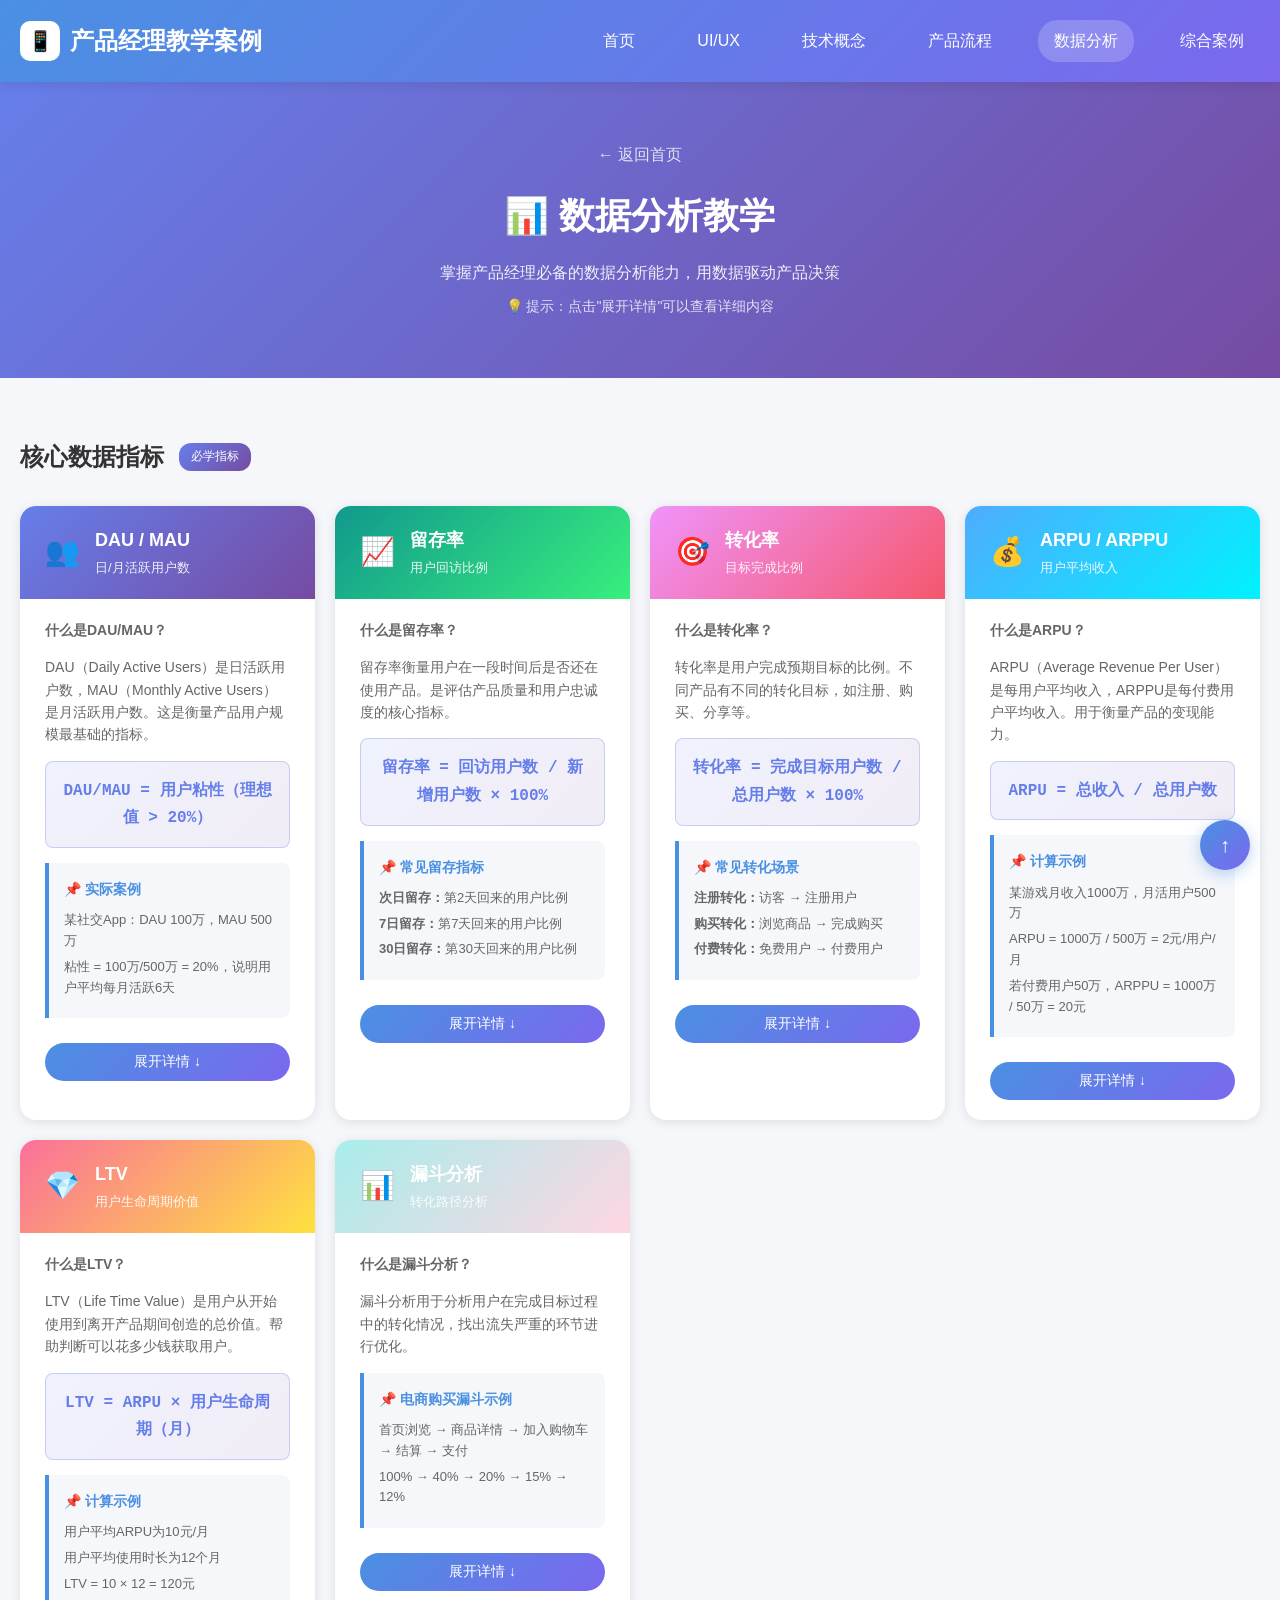
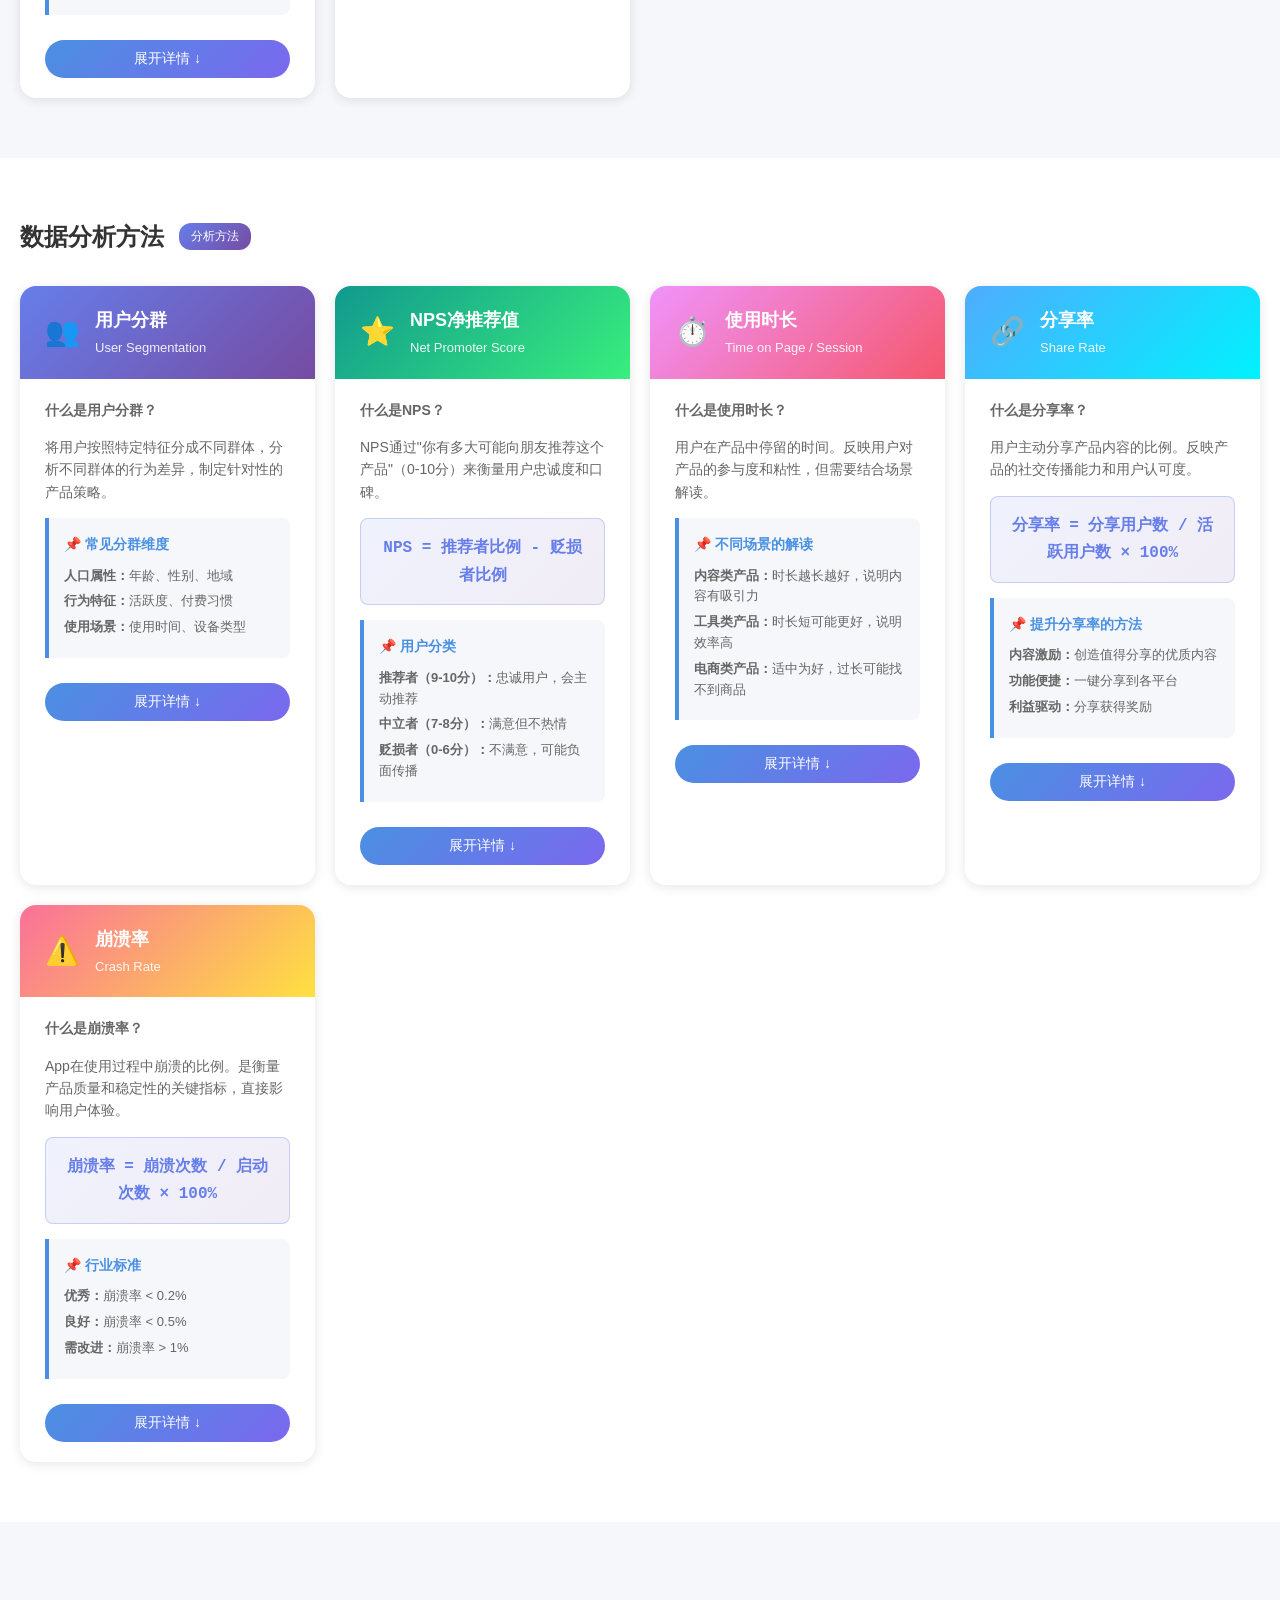
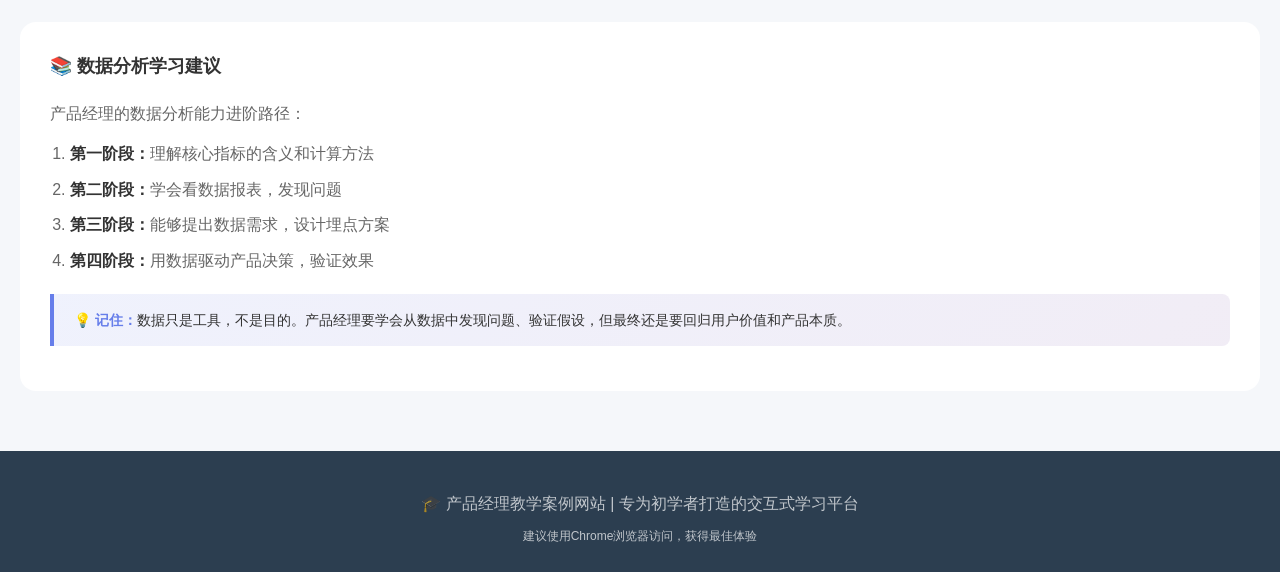
<file: data-analysis.html>
<!DOCTYPE html>
<html lang="zh-CN">
<head>
    <meta charset="UTF-8">
    <meta name="viewport" content="width=device-width, initial-scale=1.0">
    <title>数据分析 - 产品经理教学案例</title>
    <style>
        * {
            margin: 0;
            padding: 0;
            box-sizing: border-box;
        }
        
        :root {
            --primary-color: #4A90E2;
            --secondary-color: #7B68EE;
            --success-color: #52C41A;
            --warning-color: #FAAD14;
            --error-color: #FF4D4F;
            --text-primary: #333333;
            --text-secondary: #666666;
            --text-light: #999999;
            --bg-light: #F5F7FA;
            --bg-white: #FFFFFF;
            --border-color: #E8E8E8;
            --shadow: 0 2px 12px rgba(0, 0, 0, 0.1);
            --shadow-hover: 0 4px 20px rgba(0, 0, 0, 0.15);
        }
        
        body {
            font-family: -apple-system, BlinkMacSystemFont, 'Segoe UI', 'PingFang SC', 'Hiragino Sans GB', 'Microsoft YaHei', sans-serif;
            background: var(--bg-light);
            color: var(--text-primary);
            line-height: 1.6;
        }
        
        .container {
            max-width: 1400px;
            margin: 0 auto;
            padding: 0 20px;
        }
        
        header {
            background: linear-gradient(135deg, var(--primary-color), var(--secondary-color));
            color: white;
            padding: 20px 0;
            position: sticky;
            top: 0;
            z-index: 1000;
            box-shadow: var(--shadow);
        }
        
        .header-content {
            display: flex;
            justify-content: space-between;
            align-items: center;
        }
        
        .logo {
            font-size: 24px;
            font-weight: bold;
            display: flex;
            align-items: center;
            gap: 10px;
        }
        
        .logo-icon {
            width: 40px;
            height: 40px;
            background: white;
            border-radius: 10px;
            display: flex;
            align-items: center;
            justify-content: center;
            font-size: 20px;
        }
        
        nav {
            display: flex;
            gap: 30px;
        }
        
        nav a {
            color: white;
            text-decoration: none;
            padding: 8px 16px;
            border-radius: 20px;
            transition: all 0.3s;
            font-weight: 500;
        }
        
        nav a:hover, nav a.active {
            background: rgba(255, 255, 255, 0.2);
        }
        
        .page-header {
            background: linear-gradient(135deg, #667eea 0%, #764ba2 100%);
            color: white;
            padding: 60px 0;
            text-align: center;
        }
        
        .page-header h1 {
            font-size: 36px;
            margin-bottom: 15px;
        }
        
        .page-header p {
            font-size: 16px;
            opacity: 0.9;
        }
        
        .section {
            padding: 60px 0;
        }
        
        .section-title {
            display: flex;
            align-items: center;
            gap: 15px;
            margin-bottom: 30px;
        }
        
        .section-title h2 {
            font-size: 24px;
            color: var(--text-primary);
        }
        
        .badge {
            background: linear-gradient(135deg, #667eea, #764ba2);
            color: white;
            padding: 4px 12px;
            border-radius: 12px;
            font-size: 12px;
        }
        
        .metrics-grid {
            display: grid;
            grid-template-columns: repeat(4, 1fr);
            gap: 20px;
        }
        
        @media (max-width: 1200px) {
            .metrics-grid {
                grid-template-columns: repeat(2, 1fr);
            }
        }
        
        @media (max-width: 768px) {
            .metrics-grid {
                grid-template-columns: 1fr;
            }
        }
        
        .metric-card {
            background: var(--bg-white);
            border-radius: 16px;
            overflow: hidden;
            box-shadow: var(--shadow);
            transition: all 0.3s;
        }
        
        .metric-card:hover {
            box-shadow: var(--shadow-hover);
            transform: translateY(-3px);
        }
        
        .metric-header {
            padding: 20px 25px;
            display: flex;
            align-items: center;
            gap: 15px;
        }
        
        .metric-header.purple { background: linear-gradient(135deg, #667eea 0%, #764ba2 100%); }
        .metric-header.green { background: linear-gradient(135deg, #11998e 0%, #38ef7d 100%); }
        .metric-header.pink { background: linear-gradient(135deg, #f093fb 0%, #f5576c 100%); }
        .metric-header.blue { background: linear-gradient(135deg, #4facfe 0%, #00f2fe 100%); }
        .metric-header.orange { background: linear-gradient(135deg, #fa709a 0%, #fee140 100%); }
        .metric-header.teal { background: linear-gradient(135deg, #a8edea 0%, #fed6e3 100%); color: #333; }
        
        .metric-icon {
            font-size: 28px;
        }
        
        .metric-header h3 {
            color: white;
            font-size: 18px;
            margin-bottom: 3px;
        }
        
        .metric-header p {
            color: rgba(255,255,255,0.9);
            font-size: 13px;
        }
        
        .metric-content {
            padding: 20px 25px;
        }
        
        .metric-content > p {
            color: var(--text-secondary);
            font-size: 14px;
            margin-bottom: 15px;
        }
        
        .metric-example {
            background: var(--bg-light);
            border-left: 4px solid var(--primary-color);
            padding: 15px;
            border-radius: 0 8px 8px 0;
            margin: 15px 0;
        }
        
        .metric-example h4 {
            color: var(--primary-color);
            font-size: 14px;
            margin-bottom: 10px;
        }
        
        .metric-example p {
            font-size: 13px;
            color: var(--text-secondary);
            margin: 5px 0;
        }
        
        .metric-example code {
            background: rgba(74, 144, 226, 0.1);
            padding: 2px 6px;
            border-radius: 4px;
            font-family: 'Courier New', monospace;
            font-size: 12px;
            color: var(--primary-color);
        }
        
        .formula-box {
            background: linear-gradient(135deg, rgba(102, 126, 234, 0.1), rgba(118, 75, 162, 0.1));
            border: 1px solid rgba(102, 126, 234, 0.3);
            padding: 15px;
            border-radius: 8px;
            margin: 15px 0;
            text-align: center;
        }
        
        .formula-box code {
            font-size: 16px;
            color: #667eea;
            font-weight: bold;
        }
        
        .expand-btn {
            background: linear-gradient(135deg, var(--primary-color), var(--secondary-color));
            color: white;
            border: none;
            padding: 10px 20px;
            border-radius: 20px;
            cursor: pointer;
            font-size: 14px;
            transition: all 0.3s;
            width: 100%;
            margin-top: 10px;
        }
        
        .expand-btn:hover {
            transform: translateY(-2px);
            box-shadow: 0 4px 12px rgba(74, 144, 226, 0.4);
        }
        
        .expanded-content {
            display: none;
            padding: 20px 25px;
            background: var(--bg-light);
            border-top: 1px solid var(--border-color);
        }
        
        .expanded-content.visible {
            display: block;
        }
        
        .expanded-content h4 {
            font-size: 15px;
            color: var(--primary-color);
            margin: 15px 0 10px;
        }
        
        .expanded-content h4:first-child {
            margin-top: 0;
        }
        
        .expanded-content ul {
            list-style: none;
            margin-bottom: 15px;
        }
        
        .expanded-content li {
            padding: 8px 0;
            border-bottom: 1px dashed var(--border-color);
            font-size: 14px;
            color: var(--text-secondary);
        }
        
        .expanded-content li:last-child {
            border-bottom: none;
        }
        
        .expanded-content li strong {
            color: var(--text-primary);
        }
        
        .related-tags {
            display: flex;
            flex-wrap: wrap;
            gap: 8px;
            margin-top: 15px;
        }
        
        .related-tag {
            background: rgba(74, 144, 226, 0.1);
            color: var(--primary-color);
            padding: 4px 12px;
            border-radius: 12px;
            font-size: 12px;
        }
        
        .knowledge-tip {
            background: linear-gradient(135deg, rgba(102, 126, 234, 0.1), rgba(118, 75, 162, 0.1));
            border-left: 4px solid #667eea;
            padding: 15px 20px;
            border-radius: 0 8px 8px 0;
            margin: 15px 0;
            font-size: 14px;
        }
        
        .knowledge-tip strong {
            color: #667eea;
        }
        
        .back-link {
            display: inline-flex;
            align-items: center;
            gap: 5px;
            color: white;
            text-decoration: none;
            margin-bottom: 20px;
            opacity: 0.8;
            transition: opacity 0.3s;
        }
        
        .back-link:hover {
            opacity: 1;
        }
        
        footer {
            background: #2C3E50;
            color: white;
            padding: 40px 0;
            text-align: center;
        }
        
        footer p {
            opacity: 0.7;
        }
        
        .chart-placeholder {
            background: linear-gradient(135deg, #f5f7fa, #e4e8eb);
            border-radius: 8px;
            padding: 30px;
            text-align: center;
            margin: 15px 0;
            border: 2px dashed var(--border-color);
        }
        
        .chart-placeholder-icon {
            font-size: 40px;
            margin-bottom: 10px;
        }
        
        .chart-placeholder p {
            color: var(--text-muted);
            font-size: 13px;
        }
        
        .data-table {
            width: 100%;
            border-collapse: collapse;
            margin: 15px 0;
            font-size: 13px;
        }
        
        .data-table th, .data-table td {
            padding: 10px 12px;
            text-align: left;
            border-bottom: 1px solid var(--border-color);
        }
        
        .data-table th {
            background: var(--bg-light);
            font-weight: 600;
            color: var(--text-primary);
        }
        
        .data-table td {
            color: var(--text-secondary);
        }
        
        .learning-path {
            background: var(--bg-white);
            border-radius: 16px;
            padding: 30px;
            margin-top: 40px;
        }
        
        .learning-path h3 {
            font-size: 18px;
            margin-bottom: 20px;
            color: var(--text-primary);
        }
        
        .learning-path ol {
            margin-left: 20px;
            color: var(--text-secondary);
        }
        
        .learning-path li {
            margin: 10px 0;
        }
        
        .learning-path li strong {
            color: var(--text-primary);
        }
        
        @media (max-width: 768px) {
            .header-content {
                flex-direction: column;
                gap: 15px;
            }
            
            nav {
                flex-wrap: wrap;
                justify-content: center;
                gap: 10px;
            }
            
            .metrics-grid {
                grid-template-columns: 1fr;
            }
            
            .page-header h1 {
                font-size: 28px;
            }
        }
    </style>
</head>
<body>
    <header>
        <div class="container header-content">
            <div class="logo">
                <div class="logo-icon">📱</div>
                <span>产品经理教学案例</span>
            </div>
            <nav>
                <a href="../index.html?view=chanpin">首页</a>
                <a href="ui-components.html">UI/UX</a>
                <a href="tech-concepts.html">技术概念</a>
                <a href="product-flow.html">产品流程</a>
                <a href="data-analysis.html" class="active">数据分析</a>
                <a href="case-study.html">综合案例</a>
            </nav>
        </div>
    </header>
    
    <section class="page-header">
        <div class="container">
            <a href="../index.html?view=chanpin" class="back-link">← 返回首页</a>
            <h1>📊 数据分析教学</h1>
            <p>掌握产品经理必备的数据分析能力，用数据驱动产品决策</p>
            <p style="margin-top: 10px; font-size: 14px; opacity: 0.8;">💡 提示：点击"展开详情"可以查看详细内容</p>
        </div>
    </section>
    
    <section class="section">
        <div class="container">
            <div class="section-title">
                <h2>核心数据指标</h2>
                <span class="badge">必学指标</span>
            </div>
            
            <div class="metrics-grid">
                <div class="metric-card">
                    <div class="metric-header purple">
                        <span class="metric-icon">👥</span>
                        <div>
                            <h3>DAU / MAU</h3>
                            <p>日/月活跃用户数</p>
                        </div>
                    </div>
                    <div class="metric-content">
                        <p><strong>什么是DAU/MAU？</strong></p>
                        <p>DAU（Daily Active Users）是日活跃用户数，MAU（Monthly Active Users）是月活跃用户数。这是衡量产品用户规模最基础的指标。</p>
                        
                        <div class="formula-box">
                            <code>DAU/MAU = 用户粘性（理想值 > 20%）</code>
                        </div>
                        
                        <div class="metric-example">
                            <h4>📌 实际案例</h4>
                            <p>某社交App：DAU 100万，MAU 500万</p>
                            <p>粘性 = 100万/500万 = 20%，说明用户平均每月活跃6天</p>
                        </div>
                        
                        <button class="expand-btn" onclick="toggleExpand(this)">展开详情 ↓</button>
                        <div class="expanded-content">
                            <h4>📋 如何定义"活跃"？</h4>
                            <ul>
                                <li><strong>启动活跃：</strong>打开App即算活跃（最宽松）</li>
                                <li><strong>行为活跃：</strong>完成核心操作才算（更精准）</li>
                                <li><strong>时长活跃：</strong>使用时长超过阈值（如30秒）</li>
                            </ul>
                            
                            <div class="metric-example">
                                <h4>💡 产品经理需要知道的</h4>
                                <p>1. DAU/MAU比值反映用户粘性，越高越好</p>
                                <p>2. 不同产品类型的DAU/MAU基准不同</p>
                                <p>3. 要关注趋势变化，而非单一数值</p>
                            </div>
                            
                            <div class="related-tags">
                                <span class="related-tag">用户规模</span>
                                <span class="related-tag">粘性指标</span>
                                <span class="related-tag">核心指标</span>
                            </div>
                        </div>
                    </div>
                </div>
                
                <div class="metric-card">
                    <div class="metric-header green">
                        <span class="metric-icon">📈</span>
                        <div>
                            <h3>留存率</h3>
                            <p>用户回访比例</p>
                        </div>
                    </div>
                    <div class="metric-content">
                        <p><strong>什么是留存率？</strong></p>
                        <p>留存率衡量用户在一段时间后是否还在使用产品。是评估产品质量和用户忠诚度的核心指标。</p>
                        
                        <div class="formula-box">
                            <code>留存率 = 回访用户数 / 新增用户数 × 100%</code>
                        </div>
                        
                        <div class="metric-example">
                            <h4>📌 常见留存指标</h4>
                            <p><strong>次日留存：</strong>第2天回来的用户比例</p>
                            <p><strong>7日留存：</strong>第7天回来的用户比例</p>
                            <p><strong>30日留存：</strong>第30天回来的用户比例</p>
                        </div>
                        
                        <button class="expand-btn" onclick="toggleExpand(this)">展开详情 ↓</button>
                        <div class="expanded-content">
                            <h4>📋 行业基准参考</h4>
                            <table class="data-table">
                                <tr>
                                    <th>产品类型</th>
                                    <th>次日留存</th>
                                    <th>7日留存</th>
                                    <th>30日留存</th>
                                </tr>
                                <tr>
                                    <td>社交类</td>
                                    <td>40-60%</td>
                                    <td>20-40%</td>
                                    <td>10-20%</td>
                                </tr>
                                <tr>
                                    <td>工具类</td>
                                    <td>30-50%</td>
                                    <td>15-30%</td>
                                    <td>5-15%</td>
                                </tr>
                                <tr>
                                    <td>游戏类</td>
                                    <td>30-50%</td>
                                    <td>15-25%</td>
                                    <td>5-10%</td>
                                </tr>
                            </table>
                            
                            <div class="metric-example">
                                <h4>💡 产品经理需要知道的</h4>
                                <p>1. 次日留存反映新手引导效果</p>
                                <p>2. 7日留存反映核心功能吸引力</p>
                                <p>3. 留存率低需要分析具体流失原因</p>
                            </div>
                            
                            <div class="related-tags">
                                <span class="related-tag">用户忠诚</span>
                                <span class="related-tag">产品质量</span>
                                <span class="related-tag">流失分析</span>
                            </div>
                        </div>
                    </div>
                </div>
                
                <div class="metric-card">
                    <div class="metric-header pink">
                        <span class="metric-icon">🎯</span>
                        <div>
                            <h3>转化率</h3>
                            <p>目标完成比例</p>
                        </div>
                    </div>
                    <div class="metric-content">
                        <p><strong>什么是转化率？</strong></p>
                        <p>转化率是用户完成预期目标的比例。不同产品有不同的转化目标，如注册、购买、分享等。</p>
                        
                        <div class="formula-box">
                            <code>转化率 = 完成目标用户数 / 总用户数 × 100%</code>
                        </div>
                        
                        <div class="metric-example">
                            <h4>📌 常见转化场景</h4>
                            <p><strong>注册转化：</strong>访客 → 注册用户</p>
                            <p><strong>购买转化：</strong>浏览商品 → 完成购买</p>
                            <p><strong>付费转化：</strong>免费用户 → 付费用户</p>
                        </div>
                        
                        <button class="expand-btn" onclick="toggleExpand(this)">展开详情 ↓</button>
                        <div class="expanded-content">
                            <h4>📋 提升转化率的方法</h4>
                            <ul>
                                <li><strong>简化流程：</strong>减少操作步骤，降低门槛</li>
                                <li><strong>优化引导：</strong>清晰的指引和提示</li>
                                <li><strong>建立信任：</strong>展示评价、保障信息</li>
                                <li><strong>激励措施：</strong>优惠券、限时活动等</li>
                                <li><strong>A/B测试：</strong>对比不同方案效果</li>
                            </ul>
                            
                            <div class="metric-example">
                                <h4>💡 产品经理需要知道的</h4>
                                <p>1. 转化率是衡量产品效率的核心指标</p>
                                <p>2. 要关注每个环节的转化，找出瓶颈</p>
                                <p>3. 小幅提升转化率可能带来巨大收益</p>
                            </div>
                            
                            <div class="related-tags">
                                <span class="related-tag">漏斗分析</span>
                                <span class="related-tag">A/B测试</span>
                                <span class="related-tag">用户行为</span>
                            </div>
                        </div>
                    </div>
                </div>
                
                <div class="metric-card">
                    <div class="metric-header blue">
                        <span class="metric-icon">💰</span>
                        <div>
                            <h3>ARPU / ARPPU</h3>
                            <p>用户平均收入</p>
                        </div>
                    </div>
                    <div class="metric-content">
                        <p><strong>什么是ARPU？</strong></p>
                        <p>ARPU（Average Revenue Per User）是每用户平均收入，ARPPU是每付费用户平均收入。用于衡量产品的变现能力。</p>
                        
                        <div class="formula-box">
                            <code>ARPU = 总收入 / 总用户数</code>
                        </div>
                        
                        <div class="metric-example">
                            <h4>📌 计算示例</h4>
                            <p>某游戏月收入1000万，月活用户500万</p>
                            <p>ARPU = 1000万 / 500万 = 2元/用户/月</p>
                            <p>若付费用户50万，ARPPU = 1000万 / 50万 = 20元</p>
                        </div>
                        
                        <button class="expand-btn" onclick="toggleExpand(this)">展开详情 ↓</button>
                        <div class="expanded-content">
                            <h4>📋 不同产品的ARPU参考</h4>
                            <table class="data-table">
                                <tr>
                                    <th>产品类型</th>
                                    <th>ARPU范围</th>
                                    <th>主要变现方式</th>
                                </tr>
                                <tr>
                                    <td>游戏</td>
                                    <td>5-50元/月</td>
                                    <td>内购、广告</td>
                                </tr>
                                <tr>
                                    <td>电商</td>
                                    <td>50-500元/月</td>
                                    <td>交易佣金</td>
                                </tr>
                                <tr>
                                    <td>工具</td>
                                    <td>1-10元/月</td>
                                    <td>会员、广告</td>
                                </tr>
                            </table>
                            
                            <div class="metric-example">
                                <h4>💡 产品经理需要知道的</h4>
                                <p>1. ARPU反映产品的商业价值</p>
                                <p>2. 提升ARPU需要优化付费设计</p>
                                <p>3. 要平衡用户体验和商业化</p>
                            </div>
                            
                            <div class="related-tags">
                                <span class="related-tag">变现能力</span>
                                <span class="related-tag">商业模式</span>
                                <span class="related-tag">付费设计</span>
                            </div>
                        </div>
                    </div>
                </div>
                
                <div class="metric-card">
                    <div class="metric-header orange">
                        <span class="metric-icon">💎</span>
                        <div>
                            <h3>LTV</h3>
                            <p>用户生命周期价值</p>
                        </div>
                    </div>
                    <div class="metric-content">
                        <p><strong>什么是LTV？</strong></p>
                        <p>LTV（Life Time Value）是用户从开始使用到离开产品期间创造的总价值。帮助判断可以花多少钱获取用户。</p>
                        
                        <div class="formula-box">
                            <code>LTV = ARPU × 用户生命周期（月）</code>
                        </div>
                        
                        <div class="metric-example">
                            <h4>📌 计算示例</h4>
                            <p>用户平均ARPU为10元/月</p>
                            <p>用户平均使用时长为12个月</p>
                            <p>LTV = 10 × 12 = 120元</p>
                        </div>
                        
                        <button class="expand-btn" onclick="toggleExpand(this)">展开详情 ↓</button>
                        <div class="expanded-content">
                            <h4>📋 LTV与CAC的关系</h4>
                            <ul>
                                <li><strong>CAC：</strong>用户获取成本（Customer Acquisition Cost）</li>
                                <li><strong>LTV > CAC：</strong>商业模式可持续</li>
                                <li><strong>LTV > 3×CAC：</strong>健康的商业模式</li>
                                <li><strong>LTV < CAC：</strong>每获取一个用户都在亏损</li>
                            </ul>
                            
                            <div class="metric-example">
                                <h4>💡 产品经理需要知道的</h4>
                                <p>1. LTV帮助确定获客预算上限</p>
                                <p>2. 提升LTV需要提高留存和ARPU</p>
                                <p>3. 不同用户群体的LTV可能差异很大</p>
                            </div>
                            
                            <div class="related-tags">
                                <span class="related-tag">用户价值</span>
                                <span class="related-tag">获客成本</span>
                                <span class="related-tag">ROI</span>
                            </div>
                        </div>
                    </div>
                </div>
                
                <div class="metric-card">
                    <div class="metric-header teal">
                        <span class="metric-icon">📊</span>
                        <div>
                            <h3>漏斗分析</h3>
                            <p>转化路径分析</p>
                        </div>
                    </div>
                    <div class="metric-content">
                        <p><strong>什么是漏斗分析？</strong></p>
                        <p>漏斗分析用于分析用户在完成目标过程中的转化情况，找出流失严重的环节进行优化。</p>
                        
                        <div class="metric-example">
                            <h4>📌 电商购买漏斗示例</h4>
                            <p>首页浏览 → 商品详情 → 加入购物车 → 结算 → 支付</p>
                            <p>100% → 40% → 20% → 15% → 12%</p>
                        </div>
                        
                        <button class="expand-btn" onclick="toggleExpand(this)">展开详情 ↓</button>
                        <div class="expanded-content">
                            <h4>📋 漏斗分析的关键点</h4>
                            <ul>
                                <li><strong>定义关键路径：</strong>明确用户完成目标需要经过的步骤</li>
                                <li><strong>计算各环节转化率：</strong>找出转化率最低的环节</li>
                                <li><strong>分析流失原因：</strong>为什么用户在这一步离开</li>
                                <li><strong>针对性优化：</strong>改进问题环节</li>
                                <li><strong>持续监测：</strong>验证优化效果</li>
                            </ul>
                            
                            <div class="metric-example">
                                <h4>💡 产品经理需要知道的</h4>
                                <p>1. 漏斗最窄的环节是优化的重点</p>
                                <p>2. 不同用户群体的漏斗可能不同</p>
                                <p>3. 要结合定性分析了解流失原因</p>
                            </div>
                            
                            <div class="related-tags">
                                <span class="related-tag">转化路径</span>
                                <span class="related-tag">流失分析</span>
                                <span class="related-tag">优化策略</span>
                            </div>
                        </div>
                    </div>
                </div>
            </div>
        </div>
    </section>
    
    <section class="section" style="background: var(--bg-white);">
        <div class="container">
            <div class="section-title">
                <h2>数据分析方法</h2>
                <span class="badge">分析方法</span>
            </div>
            
            <div class="metrics-grid">
                <div class="metric-card">
                    <div class="metric-header purple">
                        <span class="metric-icon">👥</span>
                        <div>
                            <h3>用户分群</h3>
                            <p>User Segmentation</p>
                        </div>
                    </div>
                    <div class="metric-content">
                        <p><strong>什么是用户分群？</strong></p>
                        <p>将用户按照特定特征分成不同群体，分析不同群体的行为差异，制定针对性的产品策略。</p>
                        
                        <div class="metric-example">
                            <h4>📌 常见分群维度</h4>
                            <p><strong>人口属性：</strong>年龄、性别、地域</p>
                            <p><strong>行为特征：</strong>活跃度、付费习惯</p>
                            <p><strong>使用场景：</strong>使用时间、设备类型</p>
                        </div>
                        
                        <button class="expand-btn" onclick="toggleExpand(this)">展开详情 ↓</button>
                        <div class="expanded-content">
                            <h4>📋 用户分群的应用</h4>
                            <ul>
                                <li><strong>精准营销：</strong>针对不同群体推送不同内容</li>
                                <li><strong>产品优化：</strong>优先满足核心用户群体需求</li>
                                <li><strong>运营策略：</strong>针对流失风险用户进行召回</li>
                                <li><strong>定价策略：</strong>不同群体采用不同定价</li>
                            </ul>
                            
                            <div class="metric-example">
                                <h4>💡 产品经理需要知道的</h4>
                                <p>1. 分群要有明确的业务目的</p>
                                <p>2. 分群维度要可操作、可触达</p>
                                <p>3. 定期更新用户分群策略</p>
                            </div>
                            
                            <div class="related-tags">
                                <span class="related-tag">用户画像</span>
                                <span class="related-tag">精准营销</span>
                                <span class="related-tag">个性化</span>
                            </div>
                        </div>
                    </div>
                </div>
                
                <div class="metric-card">
                    <div class="metric-header green">
                        <span class="metric-icon">⭐</span>
                        <div>
                            <h3>NPS净推荐值</h3>
                            <p>Net Promoter Score</p>
                        </div>
                    </div>
                    <div class="metric-content">
                        <p><strong>什么是NPS？</strong></p>
                        <p>NPS通过"你有多大可能向朋友推荐这个产品"（0-10分）来衡量用户忠诚度和口碑。</p>
                        
                        <div class="formula-box">
                            <code>NPS = 推荐者比例 - 贬损者比例</code>
                        </div>
                        
                        <div class="metric-example">
                            <h4>📌 用户分类</h4>
                            <p><strong>推荐者（9-10分）：</strong>忠诚用户，会主动推荐</p>
                            <p><strong>中立者（7-8分）：</strong>满意但不热情</p>
                            <p><strong>贬损者（0-6分）：</strong>不满意，可能负面传播</p>
                        </div>
                        
                        <button class="expand-btn" onclick="toggleExpand(this)">展开详情 ↓</button>
                        <div class="expanded-content">
                            <h4>📋 NPS解读</h4>
                            <table class="data-table">
                                <tr>
                                    <th>NPS范围</th>
                                    <th>评价</th>
                                </tr>
                                <tr>
                                    <td>> 50</td>
                                    <td>优秀，用户非常忠诚</td>
                                </tr>
                                <tr>
                                    <td>0 ~ 50</td>
                                    <td>良好，有改进空间</td>
                                </tr>
                                <tr>
                                    <td>< 0</td>
                                    <td>需要重点关注和改进</td>
                                </tr>
                            </table>
                            
                            <div class="metric-example">
                                <h4>💡 产品经理需要知道的</h4>
                                <p>1. NPS是衡量用户满意度的简单有效指标</p>
                                <p>2. 要关注贬损者的具体原因</p>
                                <p>3. NPS趋势比单次数值更重要</p>
                            </div>
                            
                            <div class="related-tags">
                                <span class="related-tag">用户满意度</span>
                                <span class="related-tag">口碑传播</span>
                                <span class="related-tag">用户忠诚</span>
                            </div>
                        </div>
                    </div>
                </div>
                
                <div class="metric-card">
                    <div class="metric-header pink">
                        <span class="metric-icon">⏱️</span>
                        <div>
                            <h3>使用时长</h3>
                            <p>Time on Page / Session</p>
                        </div>
                    </div>
                    <div class="metric-content">
                        <p><strong>什么是使用时长？</strong></p>
                        <p>用户在产品中停留的时间。反映用户对产品的参与度和粘性，但需要结合场景解读。</p>
                        
                        <div class="metric-example">
                            <h4>📌 不同场景的解读</h4>
                            <p><strong>内容类产品：</strong>时长越长越好，说明内容有吸引力</p>
                            <p><strong>工具类产品：</strong>时长短可能更好，说明效率高</p>
                            <p><strong>电商类产品：</strong>适中为好，过长可能找不到商品</p>
                        </div>
                        
                        <button class="expand-btn" onclick="toggleExpand(this)">展开详情 ↓</button>
                        <div class="expanded-content">
                            <h4>📋 相关指标</h4>
                            <ul>
                                <li><strong>单次使用时长：</strong>每次打开App的平均使用时间</li>
                                <li><strong>日均使用时长：</strong>每天平均使用时间</li>
                                <li><strong>页面停留时长：</strong>在特定页面停留的时间</li>
                                <li><strong>会话次数：</strong>每天打开App的次数</li>
                            </ul>
                            
                            <div class="metric-example">
                                <h4>💡 产品经理需要知道的</h4>
                                <p>1. 时长指标要结合产品类型解读</p>
                                <p>2. 关注时长分布，而非只看平均值</p>
                                <p>3. 时长异常变化可能是产品问题的信号</p>
                            </div>
                            
                            <div class="related-tags">
                                <span class="related-tag">用户粘性</span>
                                <span class="related-tag">参与度</span>
                                <span class="related-tag">内容质量</span>
                            </div>
                        </div>
                    </div>
                </div>
                
                <div class="metric-card">
                    <div class="metric-header blue">
                        <span class="metric-icon">🔗</span>
                        <div>
                            <h3>分享率</h3>
                            <p>Share Rate</p>
                        </div>
                    </div>
                    <div class="metric-content">
                        <p><strong>什么是分享率？</strong></p>
                        <p>用户主动分享产品内容的比例。反映产品的社交传播能力和用户认可度。</p>
                        
                        <div class="formula-box">
                            <code>分享率 = 分享用户数 / 活跃用户数 × 100%</code>
                        </div>
                        
                        <div class="metric-example">
                            <h4>📌 提升分享率的方法</h4>
                            <p><strong>内容激励：</strong>创造值得分享的优质内容</p>
                            <p><strong>功能便捷：</strong>一键分享到各平台</p>
                            <p><strong>利益驱动：</strong>分享获得奖励</p>
                        </div>
                        
                        <button class="expand-btn" onclick="toggleExpand(this)">展开详情 ↓</button>
                        <div class="expanded-content">
                            <h4>📋 分享相关的指标</h4>
                            <ul>
                                <li><strong>分享率：</strong>有多少用户进行了分享</li>
                                <li><strong>分享次数：</strong>平均每人分享几次</li>
                                <li><strong>分享回流：</strong>通过分享带来的新用户</li>
                                <li><strong>K因子：</strong>每个用户平均带来多少新用户</li>
                            </ul>
                            
                            <div class="metric-example">
                                <h4>💡 产品经理需要知道的</h4>
                                <p>1. 分享是低成本获取用户的方式</p>
                                <p>2. 要设计合适的分享触发场景</p>
                                <p>3. 分享内容要有吸引力</p>
                            </div>
                            
                            <div class="related-tags">
                                <span class="related-tag">病毒传播</span>
                                <span class="related-tag">社交裂变</span>
                                <span class="related-tag">用户增长</span>
                            </div>
                        </div>
                    </div>
                </div>
                
                <div class="metric-card">
                    <div class="metric-header orange">
                        <span class="metric-icon">⚠️</span>
                        <div>
                            <h3>崩溃率</h3>
                            <p>Crash Rate</p>
                        </div>
                    </div>
                    <div class="metric-content">
                        <p><strong>什么是崩溃率？</strong></p>
                        <p>App在使用过程中崩溃的比例。是衡量产品质量和稳定性的关键指标，直接影响用户体验。</p>
                        
                        <div class="formula-box">
                            <code>崩溃率 = 崩溃次数 / 启动次数 × 100%</code>
                        </div>
                        
                        <div class="metric-example">
                            <h4>📌 行业标准</h4>
                            <p><strong>优秀：</strong>崩溃率 < 0.2%</p>
                            <p><strong>良好：</strong>崩溃率 < 0.5%</p>
                            <p><strong>需改进：</strong>崩溃率 > 1%</p>
                        </div>
                        
                        <button class="expand-btn" onclick="toggleExpand(this)">展开详情 ↓</button>
                        <div class="expanded-content">
                            <h4>📋 崩溃分析要点</h4>
                            <ul>
                                <li><strong>崩溃类型：</strong>什么原因导致的崩溃</li>
                                <li><strong>崩溃场景：</strong>在什么操作时崩溃</li>
                                <li><strong>设备分布：</strong>哪些设备更容易崩溃</li>
                                <li><strong>版本分布：</strong>哪个版本崩溃率更高</li>
                            </ul>
                            
                            <div class="metric-example">
                                <h4>💡 产品经理需要知道的</h4>
                                <p>1. 崩溃率是产品质量的红线指标</p>
                                <p>2. 新版本发布后要重点监控崩溃率</p>
                                <p>3. 崩溃会直接导致用户流失和差评</p>
                            </div>
                            
                            <div class="related-tags">
                                <span class="related-tag">产品质量</span>
                                <span class="related-tag">用户体验</span>
                                <span class="related-tag">稳定性</span>
                            </div>
                        </div>
                    </div>
                </div>
            </div>
        </div>
    </section>
    
    <section class="section">
        <div class="container">
            <div class="learning-path">
                <h3>📚 数据分析学习建议</h3>
                <p style="color: var(--text-secondary); margin-bottom: 15px;">产品经理的数据分析能力进阶路径：</p>
                <ol>
                    <li><strong>第一阶段：</strong>理解核心指标的含义和计算方法</li>
                    <li><strong>第二阶段：</strong>学会看数据报表，发现问题</li>
                    <li><strong>第三阶段：</strong>能够提出数据需求，设计埋点方案</li>
                    <li><strong>第四阶段：</strong>用数据驱动产品决策，验证效果</li>
                </ol>
                <div class="knowledge-tip" style="margin-top: 20px;">
                    <strong>💡 记住：</strong>数据只是工具，不是目的。产品经理要学会从数据中发现问题、验证假设，但最终还是要回归用户价值和产品本质。
                </div>
            </div>
        </div>
    </section>
    
    <footer>
        <div class="container">
            <p>🎓 产品经理教学案例网站 | 专为初学者打造的交互式学习平台</p>
            <p style="margin-top: 10px; font-size: 12px;">建议使用Chrome浏览器访问，获得最佳体验</p>
        </div>
    </footer>
    
    <button onclick="scrollToTop()" style="position: fixed; bottom: 30px; right: 30px; width: 50px; height: 50px; border-radius: 50%; background: linear-gradient(135deg, var(--primary-color), var(--secondary-color)); color: white; border: none; font-size: 20px; cursor: pointer; box-shadow: 0 4px 15px rgba(74, 144, 226, 0.4); z-index: 999; transition: all 0.3s;">↑</button>
    
    <script>
        function toggleExpand(btn) {
            const content = btn.nextElementSibling;
            const isVisible = content.classList.contains('visible');
            
            if (isVisible) {
                content.classList.remove('visible');
                btn.textContent = '展开详情 ↓';
            } else {
                content.classList.add('visible');
                btn.textContent = '收起详情 ↑';
            }
        }
        
        function scrollToTop() {
            window.scrollTo({ top: 0, behavior: 'smooth' });
        }
    </script>
</body>
</html>
</file>
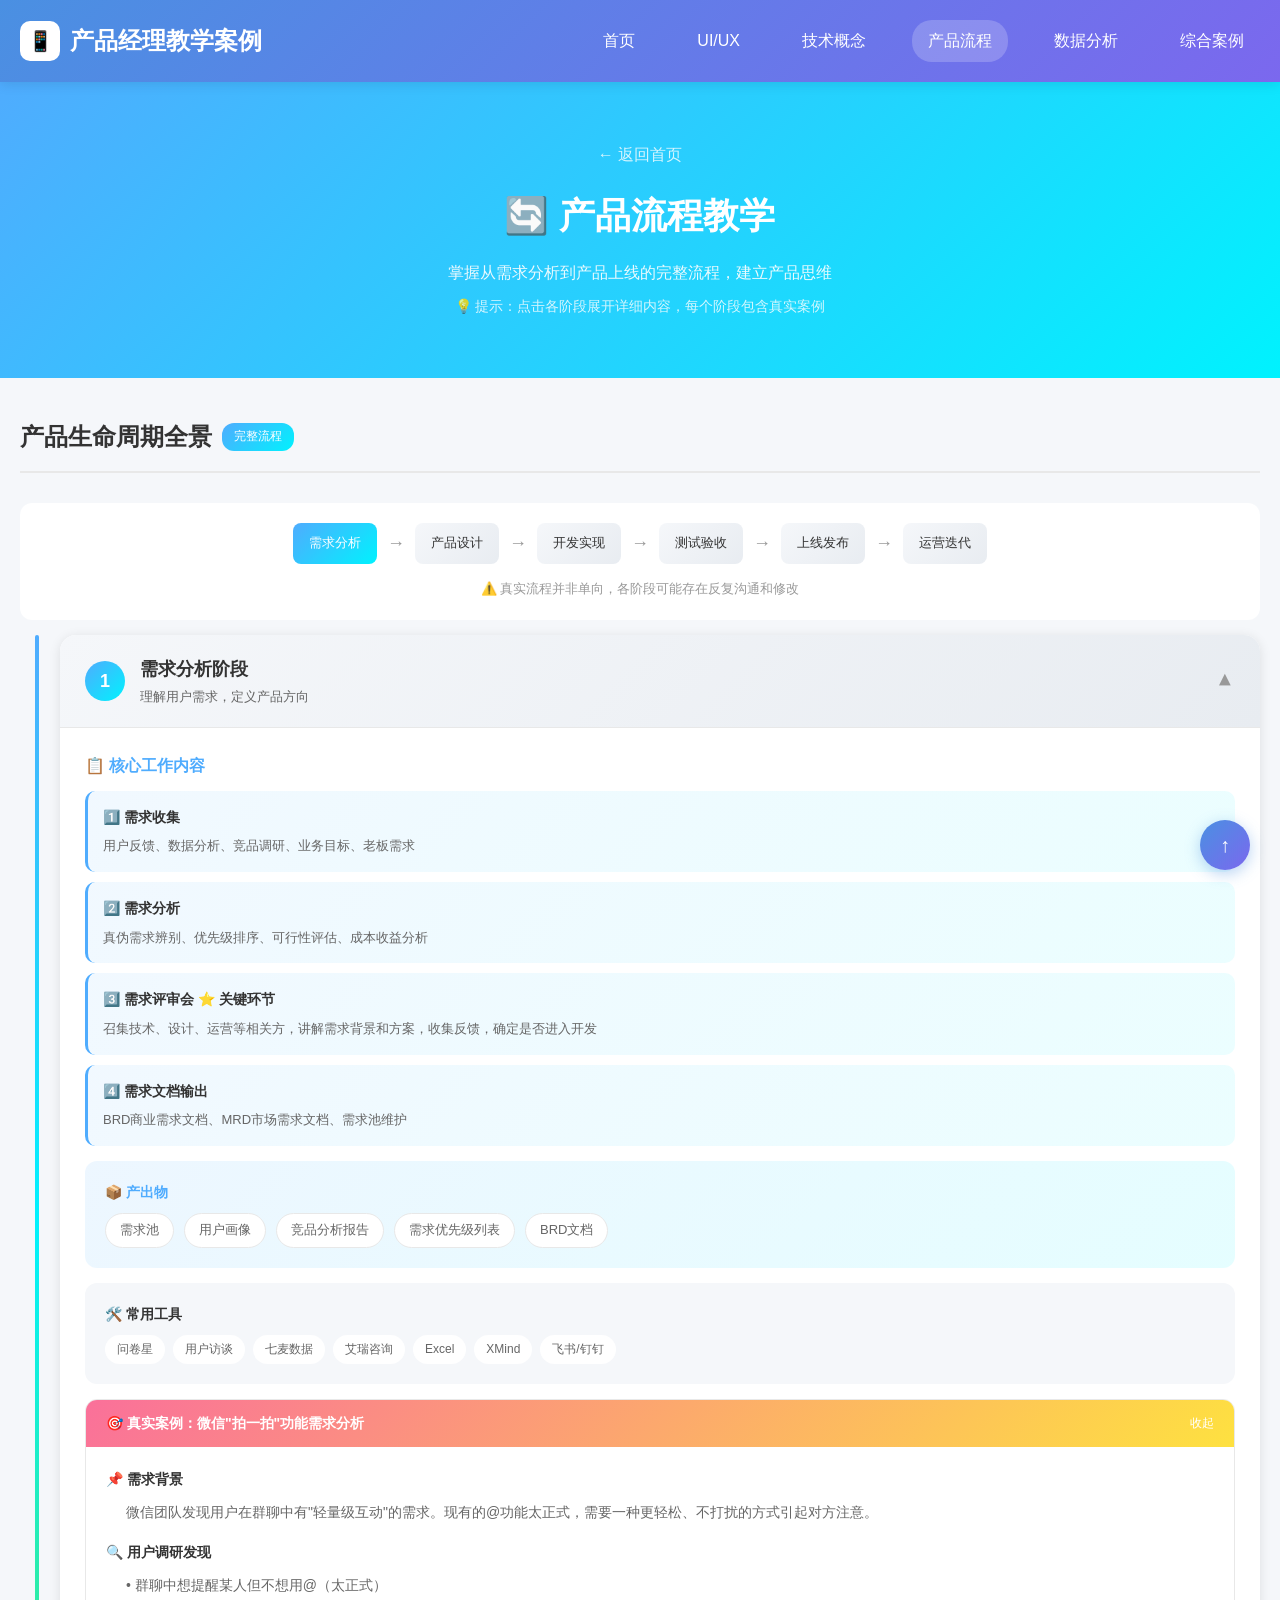
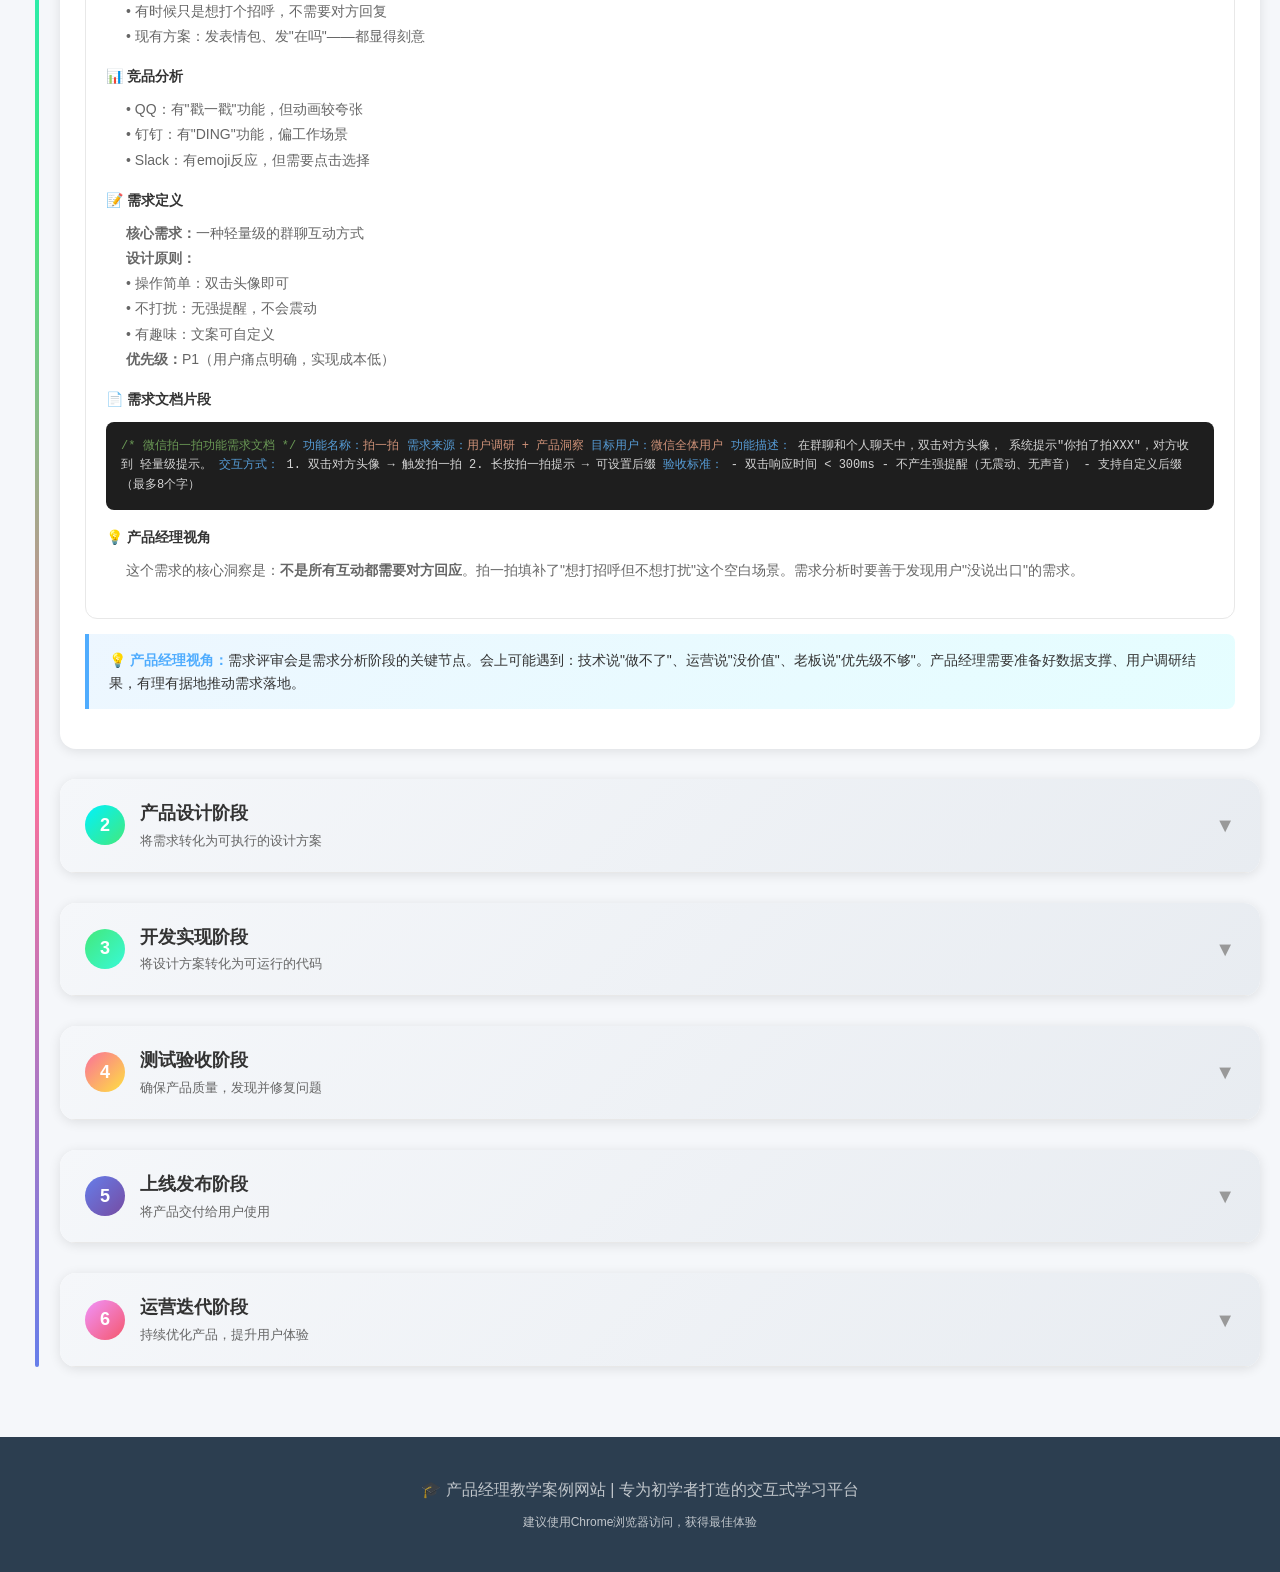
<file: product-flow.html>
<!DOCTYPE html>
<html lang="zh-CN">
<head>
    <meta charset="UTF-8">
    <meta name="viewport" content="width=device-width, initial-scale=1.0">
    <title>产品流程教学 - 产品经理教学案例</title>
    <style>
        * {
            margin: 0;
            padding: 0;
            box-sizing: border-box;
        }
        
        :root {
            --primary-color: #4A90E2;
            --secondary-color: #7B68EE;
            --success-color: #52C41A;
            --warning-color: #FAAD14;
            --error-color: #FF4D4F;
            --text-primary: #333333;
            --text-secondary: #666666;
            --text-light: #999999;
            --bg-light: #F5F7FA;
            --bg-white: #FFFFFF;
            --border-color: #E8E8E8;
            --shadow: 0 2px 12px rgba(0, 0, 0, 0.1);
            --shadow-hover: 0 4px 20px rgba(0, 0, 0, 0.15);
        }
        
        body {
            font-family: -apple-system, BlinkMacSystemFont, 'Segoe UI', 'PingFang SC', 'Hiragino Sans GB', 'Microsoft YaHei', sans-serif;
            background: var(--bg-light);
            color: var(--text-primary);
            line-height: 1.6;
        }
        
        .container {
            max-width: 1400px;
            margin: 0 auto;
            padding: 0 20px;
        }
        
        header {
            background: linear-gradient(135deg, var(--primary-color), var(--secondary-color));
            color: white;
            padding: 20px 0;
            position: sticky;
            top: 0;
            z-index: 1000;
            box-shadow: var(--shadow);
        }
        
        .header-content {
            display: flex;
            justify-content: space-between;
            align-items: center;
        }
        
        .logo {
            font-size: 24px;
            font-weight: bold;
            display: flex;
            align-items: center;
            gap: 10px;
        }
        
        .logo-icon {
            width: 40px;
            height: 40px;
            background: white;
            border-radius: 10px;
            display: flex;
            align-items: center;
            justify-content: center;
            font-size: 20px;
        }
        
        nav {
            display: flex;
            gap: 30px;
        }
        
        nav a {
            color: white;
            text-decoration: none;
            padding: 8px 16px;
            border-radius: 20px;
            transition: all 0.3s;
            font-weight: 500;
        }
        
        nav a:hover, nav a.active {
            background: rgba(255, 255, 255, 0.2);
        }
        
        .page-header {
            background: linear-gradient(135deg, #4facfe 0%, #00f2fe 100%);
            color: white;
            padding: 60px 0;
            text-align: center;
        }
        
        .page-header h1 {
            font-size: 36px;
            margin-bottom: 15px;
        }
        
        .page-header p {
            font-size: 16px;
            opacity: 0.9;
        }
        
        .section {
            padding: 40px 0;
        }
        
        .section-title {
            display: flex;
            align-items: center;
            gap: 10px;
            margin-bottom: 30px;
            padding-bottom: 15px;
            border-bottom: 2px solid var(--border-color);
        }
        
        .section-title h2 {
            font-size: 24px;
            color: var(--text-primary);
        }
        
        .section-title .badge {
            background: linear-gradient(135deg, #4facfe, #00f2fe);
            color: white;
            padding: 4px 12px;
            border-radius: 12px;
            font-size: 12px;
        }
        
        .flow-timeline {
            position: relative;
            padding-left: 40px;
        }
        
        .flow-timeline::before {
            content: '';
            position: absolute;
            left: 15px;
            top: 0;
            bottom: 0;
            width: 4px;
            background: linear-gradient(180deg, #4facfe, #00f2fe, #43e97b, #fa709a, #667eea);
            border-radius: 2px;
        }
        
        .flow-item {
            position: relative;
            margin-bottom: 30px;
            background: var(--bg-white);
            border-radius: 16px;
            box-shadow: var(--shadow);
            overflow: hidden;
            transition: all 0.3s;
        }
        
        .flow-item:hover {
            box-shadow: var(--shadow-hover);
            transform: translateX(5px);
        }
        
        .flow-item::before {
            content: '';
            position: absolute;
            left: -33px;
            top: 25px;
            width: 16px;
            height: 16px;
            border-radius: 50%;
            background: white;
            border: 4px solid #4facfe;
            z-index: 1;
        }
        
        .flow-item:nth-child(1)::before { border-color: #4facfe; }
        .flow-item:nth-child(2)::before { border-color: #00f2fe; }
        .flow-item:nth-child(3)::before { border-color: #43e97b; }
        .flow-item:nth-child(4)::before { border-color: #fa709a; }
        .flow-item:nth-child(5)::before { border-color: #667eea; }
        .flow-item:nth-child(6)::before { border-color: #f093fb; }
        
        .flow-header {
            padding: 20px 25px;
            background: linear-gradient(135deg, #f5f7fa 0%, #e8ecf1 100%);
            border-bottom: 1px solid var(--border-color);
            display: flex;
            align-items: center;
            justify-content: space-between;
            cursor: pointer;
        }
        
        .flow-header-left {
            display: flex;
            align-items: center;
            gap: 15px;
        }
        
        .flow-number {
            width: 40px;
            height: 40px;
            border-radius: 50%;
            background: linear-gradient(135deg, #4facfe, #00f2fe);
            color: white;
            display: flex;
            align-items: center;
            justify-content: center;
            font-size: 18px;
            font-weight: bold;
        }
        
        .flow-item:nth-child(2) .flow-number { background: linear-gradient(135deg, #00f2fe, #43e97b); }
        .flow-item:nth-child(3) .flow-number { background: linear-gradient(135deg, #43e97b, #38f9d7); }
        .flow-item:nth-child(4) .flow-number { background: linear-gradient(135deg, #fa709a, #fee140); }
        .flow-item:nth-child(5) .flow-number { background: linear-gradient(135deg, #667eea, #764ba2); }
        .flow-item:nth-child(6) .flow-number { background: linear-gradient(135deg, #f093fb, #f5576c); }
        
        .flow-title h3 {
            font-size: 18px;
            color: var(--text-primary);
            margin-bottom: 3px;
        }
        
        .flow-title p {
            font-size: 13px;
            color: var(--text-secondary);
        }
        
        .flow-toggle {
            font-size: 20px;
            color: var(--text-light);
            transition: transform 0.3s;
        }
        
        .flow-item.expanded .flow-toggle {
            transform: rotate(180deg);
        }
        
        .flow-item:not(.expanded) .flow-content {
            display: none;
        }
        
        .flow-item.expanded .flow-content {
            display: block;
            padding: 25px;
        }
        
        .flow-content h4 {
            font-size: 16px;
            color: #4facfe;
            margin-bottom: 12px;
            display: flex;
            align-items: center;
            gap: 8px;
        }
        
        .flow-content ul {
            list-style: none;
            margin-bottom: 20px;
        }
        
        .flow-content li {
            padding: 10px 0;
            border-bottom: 1px dashed var(--border-color);
            font-size: 14px;
            color: var(--text-secondary);
            display: flex;
            align-items: flex-start;
            gap: 10px;
        }
        
        .flow-content li:last-child {
            border-bottom: none;
        }
        
        .flow-content li strong {
            color: var(--text-primary);
            min-width: 80px;
        }
        
        .flow-content li .icon {
            font-size: 16px;
        }
        
        .sub-step {
            background: linear-gradient(135deg, rgba(79, 172, 254, 0.08), rgba(0, 242, 254, 0.08));
            border-radius: 10px;
            padding: 15px;
            margin: 10px 0;
            border-left: 3px solid #4facfe;
        }
        
        .sub-step-title {
            font-weight: 600;
            color: var(--text-primary);
            margin-bottom: 8px;
            font-size: 14px;
        }
        
        .sub-step-content {
            font-size: 13px;
            color: var(--text-secondary);
        }
        
        .deliverable-box {
            background: linear-gradient(135deg, rgba(79, 172, 254, 0.1), rgba(0, 242, 254, 0.1));
            border-radius: 12px;
            padding: 20px;
            margin: 15px 0;
        }
        
        .deliverable-box h5 {
            font-size: 14px;
            color: #4facfe;
            margin-bottom: 10px;
        }
        
        .deliverable-list {
            display: flex;
            flex-wrap: wrap;
            gap: 10px;
        }
        
        .deliverable-tag {
            background: white;
            padding: 6px 14px;
            border-radius: 20px;
            font-size: 13px;
            color: var(--text-secondary);
            border: 1px solid var(--border-color);
        }
        
        .tool-box {
            background: var(--bg-light);
            border-radius: 12px;
            padding: 20px;
            margin: 15px 0;
        }
        
        .tool-box h5 {
            font-size: 14px;
            color: var(--text-primary);
            margin-bottom: 10px;
        }
        
        .tool-list {
            display: flex;
            flex-wrap: wrap;
            gap: 8px;
        }
        
        .tool-tag {
            background: white;
            padding: 5px 12px;
            border-radius: 15px;
            font-size: 12px;
            color: var(--text-secondary);
        }
        
        .case-box {
            background: white;
            border-radius: 12px;
            margin: 15px 0;
            border: 1px solid var(--border-color);
            overflow: hidden;
        }
        
        .case-header {
            background: linear-gradient(135deg, #fa709a, #fee140);
            color: white;
            padding: 12px 20px;
            cursor: pointer;
            display: flex;
            justify-content: space-between;
            align-items: center;
        }
        
        .case-header h5 {
            font-size: 14px;
            display: flex;
            align-items: center;
            gap: 8px;
        }
        
        .case-toggle {
            font-size: 12px;
        }
        
        .case-box.expanded .case-toggle::after {
            content: '收起';
        }
        
        .case-box:not(.expanded) .case-toggle::after {
            content: '展开';
        }
        
        .case-content {
            display: none;
            padding: 20px;
            font-size: 14px;
            color: var(--text-secondary);
            line-height: 1.8;
        }
        
        .case-box.expanded .case-content {
            display: block;
        }
        
        .case-section {
            margin-bottom: 15px;
        }
        
        .case-section-title {
            font-weight: 600;
            color: var(--text-primary);
            margin-bottom: 8px;
            display: flex;
            align-items: center;
            gap: 5px;
        }
        
        .case-section-content {
            padding-left: 20px;
        }
        
        .prd-preview {
            background: #1e1e1e;
            color: #d4d4d4;
            border-radius: 8px;
            padding: 15px;
            font-family: 'Courier New', monospace;
            font-size: 12px;
            line-height: 1.6;
            overflow-x: auto;
            margin: 10px 0;
        }
        
        .prd-preview .comment {
            color: #6a9955;
        }
        
        .prd-preview .title {
            color: #569cd6;
        }
        
        .prd-preview .highlight {
            color: #ce9178;
        }
        
        .knowledge-tip {
            background: linear-gradient(135deg, rgba(79, 172, 254, 0.1), rgba(0, 242, 254, 0.1));
            border-left: 4px solid #4facfe;
            padding: 15px 20px;
            border-radius: 0 8px 8px 0;
            margin: 15px 0;
            font-size: 14px;
        }
        
        .knowledge-tip strong {
            color: #4facfe;
        }
        
        .back-link {
            display: inline-flex;
            align-items: center;
            gap: 5px;
            color: white;
            text-decoration: none;
            margin-bottom: 20px;
            opacity: 0.8;
            transition: opacity 0.3s;
        }
        
        .back-link:hover {
            opacity: 1;
        }
        
        footer {
            background: #2C3E50;
            color: white;
            padding: 40px 0;
            text-align: center;
        }
        
        footer p {
            opacity: 0.7;
        }
        
        .process-diagram {
            background: white;
            border-radius: 12px;
            padding: 20px;
            margin: 15px 0;
            text-align: center;
        }
        
        .process-steps {
            display: flex;
            align-items: center;
            justify-content: center;
            gap: 10px;
            flex-wrap: wrap;
        }
        
        .process-step {
            background: linear-gradient(135deg, #f5f7fa, #e8ecf1);
            padding: 10px 16px;
            border-radius: 8px;
            font-size: 13px;
            font-weight: 500;
        }
        
        .process-step.highlight {
            background: linear-gradient(135deg, #4facfe, #00f2fe);
            color: white;
        }
        
        .process-step.warning {
            background: linear-gradient(135deg, #fa709a, #fee140);
            color: white;
        }
        
        .process-arrow {
            font-size: 18px;
            color: var(--text-light);
        }
        
        .process-arrow.back {
            color: #fa709a;
        }
        
        .stakeholder-grid {
            display: grid;
            grid-template-columns: repeat(auto-fit, minmax(150px, 1fr));
            gap: 12px;
            margin: 15px 0;
        }
        
        .stakeholder-card {
            background: var(--bg-light);
            border-radius: 10px;
            padding: 15px;
            text-align: center;
        }
        
        .stakeholder-icon {
            font-size: 28px;
            margin-bottom: 8px;
        }
        
        .stakeholder-name {
            font-size: 14px;
            font-weight: 600;
            color: var(--text-primary);
            margin-bottom: 4px;
        }
        
        .stakeholder-role {
            font-size: 12px;
            color: var(--text-light);
        }
        
        .real-scenario {
            background: linear-gradient(135deg, rgba(250, 112, 154, 0.1), rgba(254, 225, 64, 0.1));
            border: 1px dashed #fa709a;
            border-radius: 12px;
            padding: 20px;
            margin: 20px 0;
        }
        
        .real-scenario h4 {
            color: #fa709a;
            font-size: 16px;
            margin-bottom: 15px;
            display: flex;
            align-items: center;
            gap: 8px;
        }
        
        .scenario-item {
            background: white;
            border-radius: 8px;
            padding: 15px;
            margin-bottom: 10px;
        }
        
        .scenario-item:last-child {
            margin-bottom: 0;
        }
        
        .scenario-title {
            font-weight: 600;
            color: var(--text-primary);
            margin-bottom: 8px;
            font-size: 14px;
        }
        
        .scenario-desc {
            font-size: 13px;
            color: var(--text-secondary);
            margin-bottom: 8px;
        }
        
        .scenario-solution {
            background: var(--bg-light);
            border-radius: 6px;
            padding: 10px;
            font-size: 13px;
            color: var(--text-secondary);
        }
        
        .scenario-solution strong {
            color: #52C41A;
        }
        
        @media (max-width: 768px) {
            .header-content {
                flex-direction: column;
                gap: 15px;
            }
            
            nav {
                flex-wrap: wrap;
                justify-content: center;
                gap: 10px;
            }
            
            .page-header h1 {
                font-size: 28px;
            }
            
            .flow-timeline {
                padding-left: 30px;
            }
            
            .flow-timeline::before {
                left: 10px;
            }
            
            .flow-item::before {
                left: -26px;
                width: 12px;
                height: 12px;
            }
            
            .process-steps {
                flex-direction: column;
            }
            
            .process-arrow {
                transform: rotate(90deg);
            }
        }
    </style>
</head>
<body>
    <header>
        <div class="container header-content">
            <div class="logo">
                <div class="logo-icon">📱</div>
                <span>产品经理教学案例</span>
            </div>
            <nav>
                <a href="../index.html?view=chanpin">首页</a>
                <a href="ui-components.html">UI/UX</a>
                <a href="tech-concepts.html">技术概念</a>
                <a href="product-flow.html" class="active">产品流程</a>
                <a href="data-analysis.html">数据分析</a>
                <a href="case-study.html">综合案例</a>
            </nav>
        </div>
    </header>
    
    <section class="page-header">
        <div class="container">
            <a href="../index.html?view=chanpin" class="back-link">← 返回首页</a>
            <h1>🔄 产品流程教学</h1>
            <p>掌握从需求分析到产品上线的完整流程，建立产品思维</p>
            <p style="margin-top: 10px; font-size: 14px; opacity: 0.8;">💡 提示：点击各阶段展开详细内容，每个阶段包含真实案例</p>
        </div>
    </section>
    
    <section class="section">
        <div class="container">
            <div class="section-title">
                <h2>产品生命周期全景</h2>
                <span class="badge">完整流程</span>
            </div>
            
            <div class="process-diagram">
                <div class="process-steps">
                    <div class="process-step highlight">需求分析</div>
                    <div class="process-arrow">→</div>
                    <div class="process-step">产品设计</div>
                    <div class="process-arrow">→</div>
                    <div class="process-step">开发实现</div>
                    <div class="process-arrow">→</div>
                    <div class="process-step">测试验收</div>
                    <div class="process-arrow">→</div>
                    <div class="process-step">上线发布</div>
                    <div class="process-arrow">→</div>
                    <div class="process-step">运营迭代</div>
                </div>
                <p style="margin-top: 15px; font-size: 13px; color: var(--text-light);">⚠️ 真实流程并非单向，各阶段可能存在反复沟通和修改</p>
            </div>
            
            <div class="flow-timeline">
                <div class="flow-item expanded" onclick="toggleFlow(this)">
                    <div class="flow-header">
                        <div class="flow-header-left">
                            <div class="flow-number">1</div>
                            <div class="flow-title">
                                <h3>需求分析阶段</h3>
                                <p>理解用户需求，定义产品方向</p>
                            </div>
                        </div>
                        <div class="flow-toggle">▼</div>
                    </div>
                    <div class="flow-content">
                        <h4>📋 核心工作内容</h4>
                        
                        <div class="sub-step">
                            <div class="sub-step-title">1️⃣ 需求收集</div>
                            <div class="sub-step-content">用户反馈、数据分析、竞品调研、业务目标、老板需求</div>
                        </div>
                        
                        <div class="sub-step">
                            <div class="sub-step-title">2️⃣ 需求分析</div>
                            <div class="sub-step-content">真伪需求辨别、优先级排序、可行性评估、成本收益分析</div>
                        </div>
                        
                        <div class="sub-step">
                            <div class="sub-step-title">3️⃣ 需求评审会 ⭐ 关键环节</div>
                            <div class="sub-step-content">召集技术、设计、运营等相关方，讲解需求背景和方案，收集反馈，确定是否进入开发</div>
                        </div>
                        
                        <div class="sub-step">
                            <div class="sub-step-title">4️⃣ 需求文档输出</div>
                            <div class="sub-step-content">BRD商业需求文档、MRD市场需求文档、需求池维护</div>
                        </div>
                        
                        <div class="deliverable-box">
                            <h5>📦 产出物</h5>
                            <div class="deliverable-list">
                                <span class="deliverable-tag">需求池</span>
                                <span class="deliverable-tag">用户画像</span>
                                <span class="deliverable-tag">竞品分析报告</span>
                                <span class="deliverable-tag">需求优先级列表</span>
                                <span class="deliverable-tag">BRD文档</span>
                            </div>
                        </div>
                        
                        <div class="tool-box">
                            <h5>🛠️ 常用工具</h5>
                            <div class="tool-list">
                                <span class="tool-tag">问卷星</span>
                                <span class="tool-tag">用户访谈</span>
                                <span class="tool-tag">七麦数据</span>
                                <span class="tool-tag">艾瑞咨询</span>
                                <span class="tool-tag">Excel</span>
                                <span class="tool-tag">XMind</span>
                                <span class="tool-tag">飞书/钉钉</span>
                            </div>
                        </div>
                        
                        <div class="case-box expanded">
                            <div class="case-header" onclick="event.stopPropagation(); toggleCase(this.parentElement)">
                                <h5>🎯 真实案例：微信"拍一拍"功能需求分析</h5>
                                <span class="case-toggle"></span>
                            </div>
                            <div class="case-content">
                                <div class="case-section">
                                    <div class="case-section-title">📌 需求背景</div>
                                    <div class="case-section-content">
                                        微信团队发现用户在群聊中有"轻量级互动"的需求。现有的@功能太正式，需要一种更轻松、不打扰的方式引起对方注意。
                                    </div>
                                </div>
                                
                                <div class="case-section">
                                    <div class="case-section-title">🔍 用户调研发现</div>
                                    <div class="case-section-content">
                                        • 群聊中想提醒某人但不想用@（太正式）<br>
                                        • 有时候只是想打个招呼，不需要对方回复<br>
                                        • 现有方案：发表情包、发"在吗"——都显得刻意
                                    </div>
                                </div>
                                
                                <div class="case-section">
                                    <div class="case-section-title">📊 竞品分析</div>
                                    <div class="case-section-content">
                                        • QQ：有"戳一戳"功能，但动画较夸张<br>
                                        • 钉钉：有"DING"功能，偏工作场景<br>
                                        • Slack：有emoji反应，但需要点击选择
                                    </div>
                                </div>
                                
                                <div class="case-section">
                                    <div class="case-section-title">📝 需求定义</div>
                                    <div class="case-section-content">
                                        <strong>核心需求：</strong>一种轻量级的群聊互动方式<br>
                                        <strong>设计原则：</strong><br>
                                        • 操作简单：双击头像即可<br>
                                        • 不打扰：无强提醒，不会震动<br>
                                        • 有趣味：文案可自定义<br>
                                        <strong>优先级：</strong>P1（用户痛点明确，实现成本低）
                                    </div>
                                </div>
                                
                                <div class="case-section">
                                    <div class="case-section-title">📄 需求文档片段</div>
                                    <div class="prd-preview">
<span class="comment">/* 微信拍一拍功能需求文档 */</span>

<span class="title">功能名称：</span><span class="highlight">拍一拍</span>
<span class="title">需求来源：</span><span class="highlight">用户调研 + 产品洞察</span>
<span class="title">目标用户：</span><span class="highlight">微信全体用户</span>

<span class="title">功能描述：</span>
在群聊和个人聊天中，双击对方头像，
系统提示"你拍了拍XXX"，对方收到
轻量级提示。

<span class="title">交互方式：</span>
1. 双击对方头像 → 触发拍一拍
2. 长按拍一拍提示 → 可设置后缀

<span class="title">验收标准：</span>
- 双击响应时间 < 300ms
- 不产生强提醒（无震动、无声音）
- 支持自定义后缀（最多8个字）
                                    </div>
                                </div>
                                
                                <div class="case-section">
                                    <div class="case-section-title">💡 产品经理视角</div>
                                    <div class="case-section-content">
                                        这个需求的核心洞察是：<strong>不是所有互动都需要对方回应</strong>。拍一拍填补了"想打招呼但不想打扰"这个空白场景。需求分析时要善于发现用户"没说出口"的需求。
                                    </div>
                                </div>
                            </div>
                        </div>
                        
                        <div class="knowledge-tip">
                            <strong>💡 产品经理视角：</strong>需求评审会是需求分析阶段的关键节点。会上可能遇到：技术说"做不了"、运营说"没价值"、老板说"优先级不够"。产品经理需要准备好数据支撑、用户调研结果，有理有据地推动需求落地。
                        </div>
                    </div>
                </div>
                
                <div class="flow-item" onclick="toggleFlow(this)">
                    <div class="flow-header">
                        <div class="flow-header-left">
                            <div class="flow-number">2</div>
                            <div class="flow-title">
                                <h3>产品设计阶段</h3>
                                <p>将需求转化为可执行的设计方案</p>
                            </div>
                        </div>
                        <div class="flow-toggle">▼</div>
                    </div>
                    <div class="flow-content">
                        <h4>📋 核心工作内容</h4>
                        
                        <div class="sub-step">
                            <div class="sub-step-title">1️⃣ 原型设计</div>
                            <div class="sub-step-content">低保真原型（快速验证想法）→ 高保真原型（接近真实效果）</div>
                        </div>
                        
                        <div class="sub-step">
                            <div class="sub-step-title">2️⃣ 原型评审会 ⭐ 关键环节</div>
                            <div class="sub-step-content">向设计、开发、测试展示原型，收集反馈，可能需要多轮修改</div>
                        </div>
                        
                        <div class="sub-step">
                            <div class="sub-step-title">3️⃣ PRD文档编写</div>
                            <div class="sub-step-content">功能描述、交互说明、异常处理、数据埋点、验收标准</div>
                        </div>
                        
                        <div class="sub-step">
                            <div class="sub-step-title">4️⃣ UI设计与评审</div>
                            <div class="sub-step-content">设计师输出视觉稿 → 设计评审会 → 修改定稿</div>
                        </div>
                        
                        <div class="process-diagram">
                            <div class="process-steps">
                                <div class="process-step">低保真原型</div>
                                <div class="process-arrow">→</div>
                                <div class="process-step warning">原型评审</div>
                                <div class="process-arrow back">←可能打回</div>
                                <div class="process-step">高保真原型</div>
                                <div class="process-arrow">→</div>
                                <div class="process-step">UI设计</div>
                                <div class="process-arrow">→</div>
                                <div class="process-step warning">设计评审</div>
                            </div>
                        </div>
                        
                        <div class="deliverable-box">
                            <h5>📦 产出物</h5>
                            <div class="deliverable-list">
                                <span class="deliverable-tag">PRD文档</span>
                                <span class="deliverable-tag">原型图</span>
                                <span class="deliverable-tag">流程图</span>
                                <span class="deliverable-tag">交互说明</span>
                                <span class="deliverable-tag">UI设计稿</span>
                                <span class="deliverable-tag">设计规范</span>
                            </div>
                        </div>
                        
                        <div class="tool-box">
                            <h5>🛠️ 常用工具</h5>
                            <div class="tool-list">
                                <span class="tool-tag">Axure</span>
                                <span class="tool-tag">Figma</span>
                                <span class="tool-tag">墨刀</span>
                                <span class="tool-tag">ProcessOn</span>
                                <span class="tool-tag">语雀</span>
                                <span class="tool-tag">飞书文档</span>
                                <span class="tool-tag">蓝湖</span>
                            </div>
                        </div>
                        
                        <div class="case-box">
                            <div class="case-header" onclick="event.stopPropagation(); toggleCase(this.parentElement)">
                                <h5>🎯 真实案例：淘宝"购物车"功能设计</h5>
                                <span class="case-toggle"></span>
                            </div>
                            <div class="case-content">
                                <div class="case-section">
                                    <div class="case-section-title">📌 设计背景</div>
                                    <div class="case-section-content">
                                        购物车是电商转化的关键环节。淘宝购物车需要承载：商品管理、优惠计算、店铺活动、凑单推荐等复杂功能，同时保持简洁易用。
                                    </div>
                                </div>
                                
                                <div class="case-section">
                                    <div class="case-section-title">🎨 原型设计要点</div>
                                    <div class="case-section-content">
                                        <strong>信息架构：</strong><br>
                                        • 店铺分组：同一店铺商品聚合<br>
                                        • 商品信息：图片、标题、规格、价格<br>
                                        • 操作区：数量调整、删除、移入收藏<br>
                                        • 底部栏：全选、合计、结算按钮<br><br>
                                        <strong>交互设计：</strong><br>
                                        • 左滑删除（符合用户习惯）<br>
                                        • 数量调整即时更新价格<br>
                                        • 失效商品单独分组，一键清理<br>
                                        • 优惠信息折叠展示，点击展开
                                    </div>
                                </div>
                                
                                <div class="case-section">
                                    <div class="case-section-title">⚠️ 异常流程处理</div>
                                    <div class="case-section-content">
                                        • 商品下架：显示"商品已下架"，置灰，不可结算<br>
                                        • 库存不足：显示"库存不足"，数量变红<br>
                                        • 价格变动：显示"价格已变动"，提示最新价格<br>
                                        • 优惠券失效：提示"优惠券已失效"，重新选择<br>
                                        • 网络异常：本地缓存，恢复后同步
                                    </div>
                                </div>
                                
                                <div class="case-section">
                                    <div class="case-section-title">📄 PRD文档片段</div>
                                    <div class="prd-preview">
<span class="comment">/* 淘宝购物车PRD文档 */</span>

<span class="title">功能模块：</span><span class="highlight">购物车</span>

<span class="title">一、商品展示</span>
1. 按店铺分组，店铺名可点击进入店铺
2. 商品信息：图片(80x80)、标题(最多2行)、
   规格、单价、数量
3. 优惠标签：满减、折扣、限时价

<span class="title">二、操作功能</span>
1. 数量调整：+-按钮，最小1，最大库存
2. 删除：左滑删除/编辑模式批量删除
3. 移入收藏：保留商品但不参与结算
4. 选择：单选/全选，未选中不参与结算

<span class="title">三、价格计算</span>
合计金额 = Σ(选中商品单价 × 数量)
          - 店铺优惠
          - 平台优惠
          - 优惠券

<span class="title">四、数据埋点</span>
- 购物车曝光PV/UV
- 商品点击率
- 删除操作次数
- 结算按钮点击率
- 转化漏斗各环节数据
                                    </div>
                                </div>
                                
                                <div class="case-section">
                                    <div class="case-section-title">🔄 评审会反馈与修改</div>
                                    <div class="case-section-content">
                                        <strong>第一轮评审反馈：</strong><br>
                                        • 设计师：店铺活动入口不明显<br>
                                        • 开发：实时价格计算性能有问题<br>
                                        • 运营：缺少凑单推荐入口<br><br>
                                        <strong>修改方案：</strong><br>
                                        • 店铺名下方增加活动标签<br>
                                        • 价格计算改为前端计算+后端校验<br>
                                        • 底部增加"凑单神器"入口
                                    </div>
                                </div>
                                
                                <div class="case-section">
                                    <div class="case-section-title">💡 产品经理视角</div>
                                    <div class="case-section-content">
                                        设计阶段最容易被忽视的是<strong>异常流程</strong>。新手产品经理只设计"正常情况"，但用户会遇到网络断开、商品下架、库存不足等各种问题。好的设计文档要覆盖80%的异常场景。
                                    </div>
                                </div>
                            </div>
                        </div>
                        
                        <div class="knowledge-tip">
                            <strong>💡 产品经理视角：</strong>原型评审会可能需要开2-3轮。第一轮被打回很正常，关键是收集反馈后快速修改。评审前要准备好：用户场景、竞品对比、数据支撑，这样更容易说服团队。
                        </div>
                    </div>
                </div>
                
                <div class="flow-item" onclick="toggleFlow(this)">
                    <div class="flow-header">
                        <div class="flow-header-left">
                            <div class="flow-number">3</div>
                            <div class="flow-title">
                                <h3>开发实现阶段</h3>
                                <p>将设计方案转化为可运行的代码</p>
                            </div>
                        </div>
                        <div class="flow-toggle">▼</div>
                    </div>
                    <div class="flow-content">
                        <h4>📋 核心工作内容</h4>
                        
                        <div class="sub-step">
                            <div class="sub-step-title">1️⃣ 技术方案评审 ⭐ 关键环节</div>
                            <div class="sub-step-content">开发讲解技术实现方案，产品经理确认是否符合需求预期</div>
                        </div>
                        
                        <div class="sub-step">
                            <div class="sub-step-title">2️⃣ 排期规划</div>
                            <div class="sub-step-content">工作量评估、里程碑设定、资源协调、风险识别</div>
                        </div>
                        
                        <div class="sub-step">
                            <div class="sub-step-title">3️⃣ 开发跟进</div>
                            <div class="sub-step-content">每日站会、解答疑问、处理需求变更、进度跟踪</div>
                        </div>
                        
                        <div class="sub-step">
                            <div class="sub-step-title">4️⃣ 前后端联调</div>
                            <div class="sub-step-content">接口对接、数据格式确认、功能联调</div>
                        </div>
                        
                        <div class="stakeholder-grid">
                            <div class="stakeholder-card">
                                <div class="stakeholder-icon">👨‍💻</div>
                                <div class="stakeholder-name">前端开发</div>
                                <div class="stakeholder-role">实现界面和交互</div>
                            </div>
                            <div class="stakeholder-card">
                                <div class="stakeholder-icon">👩‍💻</div>
                                <div class="stakeholder-name">后端开发</div>
                                <div class="stakeholder-role">实现业务逻辑和数据</div>
                            </div>
                            <div class="stakeholder-card">
                                <div class="stakeholder-icon">🎨</div>
                                <div class="stakeholder-name">UI设计师</div>
                                <div class="stakeholder-role">输出视觉设计稿</div>
                            </div>
                            <div class="stakeholder-card">
                                <div class="stakeholder-icon">🧪</div>
                                <div class="stakeholder-name">测试工程师</div>
                                <div class="stakeholder-role">编写测试用例</div>
                            </div>
                        </div>
                        
                        <div class="real-scenario">
                            <h4>⚠️ 真实场景：需求变更怎么办？</h4>
                            
                            <div class="scenario-item">
                                <div class="scenario-title">场景1：老板临时加需求</div>
                                <div class="scenario-desc">开发进行中，老板说"能不能加个分享功能？"</div>
                                <div class="scenario-solution">
                                    <strong>处理方案：</strong>评估工作量 → 如果影响上线时间，与老板沟通取舍 → 能延后的放入下一版本 → 必须加的调整排期并通知相关方
                                </div>
                            </div>
                            
                            <div class="scenario-item">
                                <div class="scenario-title">场景2：技术实现与预期不符</div>
                                <div class="scenario-desc">开发说"这个动画效果实现不了"</div>
                                <div class="scenario-solution">
                                    <strong>处理方案：</strong>了解技术限制原因 → 讨论替代方案 → 如果是核心体验，寻找技术突破点 → 如果非核心，接受替代方案
                                </div>
                            </div>
                            
                            <div class="scenario-item">
                                <div class="scenario-title">场景3：发现设计遗漏</div>
                                <div class="scenario-desc">开发问"网络失败时怎么显示？"</div>
                                <div class="scenario-solution">
                                    <strong>处理方案：</strong>快速补充设计 → 更新PRD文档 → 评估是否影响排期 → 记录教训，下次避免
                                </div>
                            </div>
                        </div>
                        
                        <div class="deliverable-box">
                            <h5>📦 产出物</h5>
                            <div class="deliverable-list">
                                <span class="deliverable-tag">开发排期表</span>
                                <span class="deliverable-tag">接口文档</span>
                                <span class="deliverable-tag">测试用例</span>
                                <span class="deliverable-tag">可演示版本</span>
                                <span class="deliverable-tag">变更记录</span>
                            </div>
                        </div>
                        
                        <div class="case-box">
                            <div class="case-header" onclick="event.stopPropagation(); toggleCase(this.parentElement)">
                                <h5>🎯 真实案例：美团外卖"准时达"功能开发</h5>
                                <span class="case-toggle"></span>
                            </div>
                            <div class="case-content">
                                <div class="case-section">
                                    <div class="case-section-title">📌 功能背景</div>
                                    <div class="case-section-content">
                                        用户对外卖配送时间准确性有强烈需求。美团推出"准时达"服务，承诺超时赔付，需要精确预测配送时间。
                                    </div>
                                </div>
                                
                                <div class="case-section">
                                    <div class="case-section-title">💻 技术方案评审</div>
                                    <div class="case-section-content">
                                        <strong>前端工作：</strong><br>
                                        • 订单页面显示预计送达时间<br>
                                        • 准时达标签展示<br>
                                        • 超时状态提示<br><br>
                                        <strong>后端工作：</strong><br>
                                        • 配送时间预测算法（机器学习模型）<br>
                                        • 骑手位置实时追踪<br>
                                        • 超时自动赔付逻辑<br><br>
                                        <strong>产品经理关注点：</strong><br>
                                        • 预测准确率要达到多少才能上线？<br>
                                        • 什么情况下不显示准时达？<br>
                                        • 赔付金额如何计算？
                                    </div>
                                </div>
                                
                                <div class="case-section">
                                    <div class="case-section-title">📅 排期规划</div>
                                    <div class="case-section-content">
                                        <table style="width:100%; border-collapse:collapse; font-size:13px;">
                                            <tr style="background:#f5f5f5;">
                                                <th style="padding:8px; text-align:left; border:1px solid #eee;">阶段</th>
                                                <th style="padding:8px; text-align:left; border:1px solid #eee;">时间</th>
                                                <th style="padding:8px; text-align:left; border:1px solid #eee;">负责人</th>
                                            </tr>
                                            <tr>
                                                <td style="padding:8px; border:1px solid #eee;">接口设计</td>
                                                <td style="padding:8px; border:1px solid #eee;">3天</td>
                                                <td style="padding:8px; border:1px solid #eee;">后端</td>
                                            </tr>
                                            <tr>
                                                <td style="padding:8px; border:1px solid #eee;">前端开发</td>
                                                <td style="padding:8px; border:1px solid #eee;">5天</td>
                                                <td style="padding:8px; border:1px solid #eee;">前端</td>
                                            </tr>
                                            <tr>
                                                <td style="padding:8px; border:1px solid #eee;">后端开发</td>
                                                <td style="padding:8px; border:1px solid #eee;">7天</td>
                                                <td style="padding:8px; border:1px solid #eee;">后端</td>
                                            </tr>
                                            <tr>
                                                <td style="padding:8px; border:1px solid #eee;">联调测试</td>
                                                <td style="padding:8px; border:1px solid #eee;">3天</td>
                                                <td style="padding:8px; border:1px solid #eee;">全员</td>
                                            </tr>
                                        </table>
                                    </div>
                                </div>
                                
                                <div class="case-section">
                                    <div class="case-section-title">🔄 开发过程中的需求变更</div>
                                    <div class="case-section-content">
                                        <strong>变更内容：</strong>运营提出需要在高峰期关闭准时达入口<br>
                                        <strong>处理方式：</strong><br>
                                        • 评估工作量：增加后台开关配置，约0.5人天<br>
                                        • 影响评估：不影响主流程，可接受<br>
                                        • 决策：同意加入，排期顺延0.5天<br>
                                        • 记录：更新PRD，通知测试补充用例
                                    </div>
                                </div>
                                
                                <div class="case-section">
                                    <div class="case-section-title">💡 产品经理视角</div>
                                    <div class="case-section-content">
                                        开发阶段产品经理要当好"翻译官"和"协调者"。开发看不懂文档时，要用他们能理解的方式解释；遇到技术难点时，要和开发一起讨论替代方案。记住：<strong>好的产品经理不是"提需求的人"，而是"帮助团队把需求落地的人"</strong>。
                                    </div>
                                </div>
                            </div>
                        </div>
                        
                        <div class="knowledge-tip">
                            <strong>💡 产品经理视角：</strong>开发阶段最怕"需求蔓延"（Scope Creep）。每个小变更看起来都很简单，但累积起来会严重影响进度。要学会说"不"，或者把新需求放入下一版本。变更要有记录，影响要有评估。
                        </div>
                    </div>
                </div>
                
                <div class="flow-item" onclick="toggleFlow(this)">
                    <div class="flow-header">
                        <div class="flow-header-left">
                            <div class="flow-number">4</div>
                            <div class="flow-title">
                                <h3>测试验收阶段</h3>
                                <p>确保产品质量，发现并修复问题</p>
                            </div>
                        </div>
                        <div class="flow-toggle">▼</div>
                    </div>
                    <div class="flow-content">
                        <h4>📋 核心工作内容</h4>
                        
                        <div class="sub-step">
                            <div class="sub-step-title">1️⃣ 测试用例评审 ⭐ 关键环节</div>
                            <div class="sub-step-content">测试讲解测试用例，产品经理确认是否覆盖所有场景</div>
                        </div>
                        
                        <div class="sub-step">
                            <div class="sub-step-title">2️⃣ 功能测试</div>
                            <div class="sub-step-content">功能测试、边界测试、兼容性测试、性能测试</div>
                        </div>
                        
                        <div class="sub-step">
                            <div class="sub-step-title">3️⃣ 产品验收 ⭐ 关键环节</div>
                            <div class="sub-step-content">产品经理亲自验收功能、体验、设计还原度，可能打回重做</div>
                        </div>
                        
                        <div class="sub-step">
                            <div class="sub-step-title">4️⃣ Bug修复与回归</div>
                            <div class="sub-step-content">发现Bug → 开发修复 → 验证通过 → 回归测试</div>
                        </div>
                        
                        <div class="process-diagram">
                            <div class="process-steps">
                                <div class="process-step">测试用例评审</div>
                                <div class="process-arrow">→</div>
                                <div class="process-step">功能测试</div>
                                <div class="process-arrow">→</div>
                                <div class="process-step warning">产品验收</div>
                                <div class="process-arrow back">←可能打回</div>
                                <div class="process-step">Bug修复</div>
                                <div class="process-arrow">→</div>
                                <div class="process-step highlight">验收通过</div>
                            </div>
                        </div>
                        
                        <div class="real-scenario">
                            <h4>⚠️ 真实场景：产品验收不通过怎么办？</h4>
                            
                            <div class="scenario-item">
                                <div class="scenario-title">场景1：功能实现与设计不符</div>
                                <div class="scenario-desc">验收时发现交互效果和设计稿有差异</div>
                                <div class="scenario-solution">
                                    <strong>处理方案：</strong>截图对比 → 明确差异点 → 判断是否影响体验 → 小问题记录后修复，大问题打回重做
                                </div>
                            </div>
                            
                            <div class="scenario-item">
                                <div class="scenario-title">场景2：发现严重Bug</div>
                                <div class="scenario-desc">验收时发现一个必现的崩溃问题</div>
                                <div class="scenario-solution">
                                    <strong>处理方案：</strong>立即阻断上线 → 开发紧急修复 → 重新测试 → 全量回归 → 确认无问题后才能上线
                                </div>
                            </div>
                            
                            <div class="scenario-item">
                                <div class="scenario-title">场景3：体验问题</div>
                                <div class="scenario-desc">功能没问题，但用起来"感觉不对"</div>
                                <div class="scenario-solution">
                                    <strong>处理方案：</strong>具体描述问题（如"动画太快"）→ 与设计确认 → 评估修改成本 → 如果成本低则修改，成本高则记录为优化项
                                </div>
                            </div>
                        </div>
                        
                        <div class="deliverable-box">
                            <h5>📦 产出物</h5>
                            <div class="deliverable-list">
                                <span class="deliverable-tag">测试用例</span>
                                <span class="deliverable-tag">Bug列表</span>
                                <span class="deliverable-tag">测试报告</span>
                                <span class="deliverable-tag">验收报告</span>
                                <span class="deliverable-tag">上线清单</span>
                            </div>
                        </div>
                        
                        <div class="case-box">
                            <div class="case-header" onclick="event.stopPropagation(); toggleCase(this.parentElement)">
                                <h5>🎯 真实案例：抖音"直播"功能测试验收</h5>
                                <span class="case-toggle"></span>
                            </div>
                            <div class="case-content">
                                <div class="case-section">
                                    <div class="case-section-title">📌 测试范围</div>
                                    <div class="case-section-content">
                                        • 直播推流稳定性<br>
                                        • 观众端播放流畅度<br>
                                        • 礼物、弹幕互动功能<br>
                                        • 多机型兼容性<br>
                                        • 弱网环境表现
                                    </div>
                                </div>
                                
                                <div class="case-section">
                                    <div class="case-section-title">📝 测试用例示例</div>
                                    <div class="case-section-content">
                                        <table style="width:100%; border-collapse:collapse; font-size:12px;">
                                            <tr style="background:#f5f5f5;">
                                                <th style="padding:6px; text-align:left; border:1px solid #eee;">用例ID</th>
                                                <th style="padding:6px; text-align:left; border:1px solid #eee;">测试场景</th>
                                                <th style="padding:6px; text-align:left; border:1px solid #eee;">预期结果</th>
                                                <th style="padding:6px; text-align:left; border:1px solid #eee;">优先级</th>
                                            </tr>
                                            <tr>
                                                <td style="padding:6px; border:1px solid #eee;">TC001</td>
                                                <td style="padding:6px; border:1px solid #eee;">正常开播</td>
                                                <td style="padding:6px; border:1px solid #eee;">推流成功，观众可观看</td>
                                                <td style="padding:6px; border:1px solid #eee;">P0</td>
                                            </tr>
                                            <tr>
                                                <td style="padding:6px; border:1px solid #eee;">TC002</td>
                                                <td style="padding:6px; border:1px solid #eee;">弱网开播</td>
                                                <td style="padding:6px; border:1px solid #eee;">提示网络不佳，自动降画质</td>
                                                <td style="padding:6px; border:1px solid #eee;">P0</td>
                                            </tr>
                                            <tr>
                                                <td style="padding:6px; border:1px solid #eee;">TC003</td>
                                                <td style="padding:6px; border:1px solid #eee;">发送礼物</td>
                                                <td style="padding:6px; border:1px solid #eee;">主播收到，观众看到动画</td>
                                                <td style="padding:6px; border:1px solid #eee;">P1</td>
                                            </tr>
                                            <tr>
                                                <td style="padding:6px; border:1px solid #eee;">TC004</td>
                                                <td style="padding:6px; border:1px solid #eee;">断网重连</td>
                                                <td style="padding:6px; border:1px solid #eee;">自动重连，不退出直播间</td>
                                                <td style="padding:6px; border:1px solid #eee;">P0</td>
                                            </tr>
                                        </table>
                                    </div>
                                </div>
                                
                                <div class="case-section">
                                    <div class="case-section-title">🐛 发现的典型Bug</div>
                                    <div class="case-section-content">
                                        <strong>Bug1：礼物动画卡顿</strong><br>
                                        • 现象：连续发送多个礼物时，动画卡顿<br>
                                        • 原因：动画资源未预加载<br>
                                        • 修复：增加预加载机制<br><br>
                                        
                                        <strong>Bug2：弱网下崩溃</strong><br>
                                        • 现象：网络切换时App崩溃<br>
                                        • 原因：网络状态监听空指针<br>
                                        • 修复：增加空判断<br><br>
                                        
                                        <strong>Bug3：弹幕重叠</strong><br>
                                        • 现象：弹幕量大时文字重叠<br>
                                        • 原因：弹幕轨道计算错误<br>
                                        • 修复：优化轨道分配算法
                                    </div>
                                </div>
                                
                                <div class="case-section">
                                    <div class="case-section-title">✅ 产品验收要点</div>
                                    <div class="case-section-content">
                                        • 直播画质是否清晰流畅<br>
                                        • 礼物动画是否精美<br>
                                        • 弹幕滚动是否自然<br>
                                        • 弱网提示是否友好<br>
                                        • 整体体验是否符合预期<br><br>
                                        <strong>验收结果：</strong>发现3个体验问题，修复后通过验收
                                    </div>
                                </div>
                                
                                <div class="case-section">
                                    <div class="case-section-title">💡 产品经理视角</div>
                                    <div class="case-section-content">
                                        测试阶段是产品经理的"守门员"时刻。要站在用户角度验收产品，不要只测试"正常情况"，要专门测试<strong>"用户会怎么乱操作"</strong>。发现的问题要及时记录、跟踪修复进度。
                                    </div>
                                </div>
                            </div>
                        </div>
                        
                        <div class="knowledge-tip">
                            <strong>💡 产品经理视角：</strong>产品验收时不要怕"找茬"。现在发现问题总比上线后被用户发现好。验收时要模拟真实用户场景，用"小白"的心态去操作，而不是用"专家"的思维。
                        </div>
                    </div>
                </div>
                
                <div class="flow-item" onclick="toggleFlow(this)">
                    <div class="flow-header">
                        <div class="flow-header-left">
                            <div class="flow-number">5</div>
                            <div class="flow-title">
                                <h3>上线发布阶段</h3>
                                <p>将产品交付给用户使用</p>
                            </div>
                        </div>
                        <div class="flow-toggle">▼</div>
                    </div>
                    <div class="flow-content">
                        <h4>📋 核心工作内容</h4>
                        
                        <div class="sub-step">
                            <div class="sub-step-title">1️⃣ 上线准备</div>
                            <div class="sub-step-content">上线清单检查、配置确认、数据准备、应急预案</div>
                        </div>
                        
                        <div class="sub-step">
                            <div class="sub-step-title">2️⃣ 灰度发布 ⭐ 关键环节</div>
                            <div class="sub-step-content">先开放小比例用户（如5%），观察数据稳定后逐步扩大</div>
                        </div>
                        
                        <div class="sub-step">
                            <div class="sub-step-title">3️⃣ 全量发布</div>
                            <div class="sub-step-content">应用市场提交、审核跟进、全量开放</div>
                        </div>
                        
                        <div class="sub-step">
                            <div class="sub-step-title">4️⃣ 发布后监控</div>
                            <div class="sub-step-content">数据监控、用户反馈、问题响应、回滚准备</div>
                        </div>
                        
                        <div class="process-diagram">
                            <div class="process-steps">
                                <div class="process-step">上线检查</div>
                                <div class="process-arrow">→</div>
                                <div class="process-step warning">灰度5%</div>
                                <div class="process-arrow">→</div>
                                <div class="process-step warning">灰度20%</div>
                                <div class="process-arrow">→</div>
                                <div class="process-step warning">灰度50%</div>
                                <div class="process-arrow">→</div>
                                <div class="process-step highlight">全量</div>
                            </div>
                        </div>
                        
                        <div class="real-scenario">
                            <h4>⚠️ 真实场景：上线出问题怎么办？</h4>
                            
                            <div class="scenario-item">
                                <div class="scenario-title">场景1：灰度期间发现严重Bug</div>
                                <div class="scenario-desc">灰度5%时发现支付功能异常</div>
                                <div class="scenario-solution">
                                    <strong>处理方案：</strong>立即停止灰度 → 定位问题 → 紧急修复 → 重新测试 → 重新灰度
                                </div>
                            </div>
                            
                            <div class="scenario-item">
                                <div class="scenario-title">场景2：应用市场审核被拒</div>
                                <div class="scenario-desc">App Store审核说违反了某条规定</div>
                                <div class="scenario-solution">
                                    <strong>处理方案：</strong>仔细阅读拒绝原因 → 修改问题 → 重新提交 → 必要时申诉沟通
                                </div>
                            </div>
                            
                            <div class="scenario-item">
                                <div class="scenario-title">场景3：上线后用户投诉</div>
                                <div class="scenario-desc">大量用户反馈新版本不好用</div>
                                <div class="scenario-solution">
                                    <strong>处理方案：</strong>收集具体反馈 → 分析问题原因 → 如果严重则回滚版本 → 如果不严重则快速迭代修复
                                </div>
                            </div>
                        </div>
                        
                        <div class="deliverable-box">
                            <h5>📦 产出物</h5>
                            <div class="deliverable-list">
                                <span class="deliverable-tag">上线清单</span>
                                <span class="deliverable-tag">更新日志</span>
                                <span class="deliverable-tag">运营素材</span>
                                <span class="deliverable-tag">发布通知</span>
                                <span class="deliverable-tag">应急预案</span>
                            </div>
                        </div>
                        
                        <div class="case-box">
                            <div class="case-header" onclick="event.stopPropagation(); toggleCase(this.parentElement)">
                                <h5>🎯 真实案例：支付宝"集五福"活动上线</h5>
                                <span class="case-toggle"></span>
                            </div>
                            <div class="case-content">
                                <div class="case-section">
                                    <div class="case-section-title">📌 活动背景</div>
                                    <div class="case-section-content">
                                        春节集五福是支付宝年度S级活动，涉及数亿用户参与，对系统稳定性要求极高。
                                    </div>
                                </div>
                                
                                <div class="case-section">
                                    <div class="case-section-title">📋 上线清单（部分）</div>
                                    <div class="case-section-content">
                                        <table style="width:100%; border-collapse:collapse; font-size:12px;">
                                            <tr style="background:#f5f5f5;">
                                                <th style="padding:6px; text-align:left; border:1px solid #eee;">检查项</th>
                                                <th style="padding:6px; text-align:left; border:1px solid #eee;">负责人</th>
                                                <th style="padding:6px; text-align:left; border:1px solid #eee;">状态</th>
                                            </tr>
                                            <tr>
                                                <td style="padding:6px; border:1px solid #eee;">功能测试通过</td>
                                                <td style="padding:6px; border:1px solid #eee;">测试组</td>
                                                <td style="padding:6px; border:1px solid #eee;">✅</td>
                                            </tr>
                                            <tr>
                                                <td style="padding:6px; border:1px solid #eee;">性能压测通过</td>
                                                <td style="padding:6px; border:1px solid #eee;">运维组</td>
                                                <td style="padding:6px; border:1px solid #eee;">✅</td>
                                            </tr>
                                            <tr>
                                                <td style="padding:6px; border:1px solid #eee;">安全审计通过</td>
                                                <td style="padding:6px; border:1px solid #eee;">安全组</td>
                                                <td style="padding:6px; border:1px solid #eee;">✅</td>
                                            </tr>
                                            <tr>
                                                <td style="padding:6px; border:1px solid #eee;">应急预案准备</td>
                                                <td style="padding:6px; border:1px solid #eee;">产品组</td>
                                                <td style="padding:6px; border:1px solid #eee;">✅</td>
                                            </tr>
                                            <tr>
                                                <td style="padding:6px; border:1px solid #eee;">客服培训完成</td>
                                                <td style="padding:6px; border:1px solid #eee;">运营组</td>
                                                <td style="padding:6px; border:1px solid #eee;">✅</td>
                                            </tr>
                                        </table>
                                    </div>
                                </div>
                                
                                <div class="case-section">
                                    <div class="case-section-title">🚀 灰度发布策略</div>
                                    <div class="case-section-content">
                                        <strong>Day 1：</strong>内部员工测试（100人）<br>
                                        <strong>Day 2：</strong>灰度1%（约100万用户）<br>
                                        <strong>Day 3：</strong>灰度5%（约500万用户）<br>
                                        <strong>Day 4：</strong>灰度20%（约2000万用户）<br>
                                        <strong>Day 5：</strong>全量发布<br><br>
                                        <strong>灰度期间监控指标：</strong><br>
                                        • 服务器CPU/内存使用率<br>
                                        • 接口响应时间<br>
                                        • 错误率<br>
                                        • 用户反馈量
                                    </div>
                                </div>
                                
                                <div class="case-section">
                                    <div class="case-section-title">⚠️ 灰度期间遇到的问题</div>
                                    <div class="case-section-content">
                                        <strong>问题：</strong>灰度5%时，部分用户反馈"福卡加载慢"<br><br>
                                        <strong>排查：</strong><br>
                                        • CDN节点缓存未命中<br>
                                        • 图片资源过大<br><br>
                                        <strong>解决：</strong><br>
                                        • 紧急扩容CDN节点<br>
                                        • 压缩图片资源<br>
                                        • 继续观察，确认问题解决后扩大灰度
                                    </div>
                                </div>
                                
                                <div class="case-section">
                                    <div class="case-section-title">💡 产品经理视角</div>
                                    <div class="case-section-content">
                                        大型活动上线要<strong>宁可慢，不要错</strong>。灰度发布是发现问题的最后一道防线。灰度期间要密切监控数据，任何异常都要停下来排查。同时要准备好回滚方案，万一出问题能快速恢复。
                                    </div>
                                </div>
                            </div>
                        </div>
                        
                        <div class="knowledge-tip">
                            <strong>💡 产品经理视角：</strong>上线不是终点，而是新的起点。上线后要密切关注用户反馈和数据表现，准备好应急预案。如果出现严重问题，要知道如何快速回滚或发布修复版本。记住：<strong>上线只是开始，运营才是长跑</strong>。
                        </div>
                    </div>
                </div>
                
                <div class="flow-item" onclick="toggleFlow(this)">
                    <div class="flow-header">
                        <div class="flow-header-left">
                            <div class="flow-number">6</div>
                            <div class="flow-title">
                                <h3>运营迭代阶段</h3>
                                <p>持续优化产品，提升用户体验</p>
                            </div>
                        </div>
                        <div class="flow-toggle">▼</div>
                    </div>
                    <div class="flow-content">
                        <h4>📋 核心工作内容</h4>
                        
                        <div class="sub-step">
                            <div class="sub-step-title">1️⃣ 数据监控与分析</div>
                            <div class="sub-step-content">用户行为分析、功能使用数据、转化漏斗、留存分析</div>
                        </div>
                        
                        <div class="sub-step">
                            <div class="sub-step-title">2️⃣ 用户反馈收集</div>
                            <div class="sub-step-content">应用商店评论、客服反馈、用户访谈、问卷调查</div>
                        </div>
                        
                        <div class="sub-step">
                            <div class="sub-step-title">3️⃣ 迭代规划</div>
                            <div class="sub-step-content">需求池维护、优先级排序、版本规划、迭代计划</div>
                        </div>
                        
                        <div class="sub-step">
                            <div class="sub-step-title">4️⃣ 持续优化</div>
                            <div class="sub-step-content">A/B测试、功能优化、体验提升、Bug修复</div>
                        </div>
                        
                        <div class="real-scenario">
                            <h4>⚠️ 真实场景：数据不达预期怎么办？</h4>
                            
                            <div class="scenario-item">
                                <div class="scenario-title">场景1：新功能使用率低</div>
                                <div class="scenario-desc">上线的新功能，用户使用率只有5%</div>
                                <div class="scenario-solution">
                                    <strong>处理方案：</strong>分析原因（入口太深？价值不清晰？）→ 优化入口位置 → 增加引导提示 → 观察数据变化 → 如果仍无改善则考虑下线
                                </div>
                            </div>
                            
                            <div class="scenario-item">
                                <div class="scenario-title">场景2：用户流失增加</div>
                                <div class="scenario-desc">新版本上线后，次日留存下降5%</div>
                                <div class="scenario-solution">
                                    <strong>处理方案：</strong>定位流失用户群体 → 分析流失原因 → 是否新版本体验问题 → 如果是则快速修复 → 如果不是则分析竞品动态
                                </div>
                            </div>
                            
                            <div class="scenario-item">
                                <div class="scenario-title">场景3：转化率下降</div>
                                <div class="scenario-desc">购买转化率比上线前低了10%</div>
                                <div class="scenario-solution">
                                    <strong>处理方案：</strong>分析漏斗各环节 → 找到流失增加的环节 → 定位原因（流程变长？页面加载慢？）→ 针对性优化
                                </div>
                            </div>
                        </div>
                        
                        <div class="deliverable-box">
                            <h5>📦 产出物</h5>
                            <div class="deliverable-list">
                                <span class="deliverable-tag">数据分析报告</span>
                                <span class="deliverable-tag">用户反馈分析</span>
                                <span class="deliverable-tag">迭代计划</span>
                                <span class="deliverable-tag">运营方案</span>
                                <span class="deliverable-tag">复盘报告</span>
                            </div>
                        </div>
                        
                        <div class="case-box">
                            <div class="case-header" onclick="event.stopPropagation(); toggleCase(this.parentElement)">
                                <h5>🎯 真实案例：小红书"笔记发布"功能迭代</h5>
                                <span class="case-toggle"></span>
                            </div>
                            <div class="case-content">
                                <div class="case-section">
                                    <div class="case-section-title">📊 上线后数据观察</div>
                                    <div class="case-section-content">
                                        <table style="width:100%; border-collapse:collapse; font-size:12px;">
                                            <tr style="background:#f5f5f5;">
                                                <th style="padding:6px; text-align:left; border:1px solid #eee;">指标</th>
                                                <th style="padding:6px; text-align:left; border:1px solid #eee;">上线前</th>
                                                <th style="padding:6px; text-align:left; border:1px solid #eee;">上线后</th>
                                                <th style="padding:6px; text-align:left; border:1px solid #eee;">变化</th>
                                            </tr>
                                            <tr>
                                                <td style="padding:6px; border:1px solid #eee;">发布转化率</td>
                                                <td style="padding:6px; border:1px solid #eee;">12%</td>
                                                <td style="padding:6px; border:1px solid #eee;">15%</td>
                                                <td style="padding:6px; border:1px solid #eee; color:#52C41A;">↑25%</td>
                                            </tr>
                                            <tr>
                                                <td style="padding:6px; border:1px solid #eee;">人均发布数</td>
                                                <td style="padding:6px; border:1px solid #eee;">2.1条/周</td>
                                                <td style="padding:6px; border:1px solid #eee;">2.8条/周</td>
                                                <td style="padding:6px; border:1px solid #eee; color:#52C41A;">↑33%</td>
                                            </tr>
                                            <tr>
                                                <td style="padding:6px; border:1px solid #eee;">发布放弃率</td>
                                                <td style="padding:6px; border:1px solid #eee;">35%</td>
                                                <td style="padding:6px; border:1px solid #eee;">28%</td>
                                                <td style="padding:6px; border:1px solid #eee; color:#52C41A;">↓20%</td>
                                            </tr>
                                        </table>
                                    </div>
                                </div>
                                
                                <div class="case-section">
                                    <div class="case-section-title">💬 用户反馈分析</div>
                                    <div class="case-section-content">
                                        <strong>正面反馈：</strong><br>
                                        • "发布流程变简单了"<br>
                                        • "滤镜效果很好看"<br><br>
                                        
                                        <strong>负面反馈：</strong><br>
                                        • "图片压缩太厉害，不清晰"<br>
                                        • "希望能批量添加标签"<br>
                                        • "视频发布还是太慢"
                                    </div>
                                </div>
                                
                                <div class="case-section">
                                    <div class="case-section-title">📋 迭代计划</div>
                                    <div class="case-section-content">
                                        <strong>V2.1（下个版本）：</strong><br>
                                        • 优化图片压缩算法，提升清晰度<br>
                                        • 增加批量添加标签功能<br><br>
                                        
                                        <strong>V2.2（未来版本）：</strong><br>
                                        • 视频发布流程优化<br>
                                        • 增加草稿箱功能<br>
                                        • 支持定时发布
                                    </div>
                                </div>
                                
                                <div class="case-section">
                                    <div class="case-section-title">💡 产品经理视角</div>
                                    <div class="case-section-content">
                                        产品是<strong>"长"出来的，不是"做"出来的</strong>。上线后要根据数据和反馈持续优化。建立数据监控体系，定期复盘，形成"上线-观察-优化-再上线"的良性循环。记住：没有完美的产品，只有不断进化的产品。
                                    </div>
                                </div>
                            </div>
                        </div>
                        
                        <div class="knowledge-tip">
                            <strong>💡 产品经理视角：</strong>运营迭代阶段要建立"数据驱动"的习惯。不要凭感觉做决策，要用数据说话。同时要平衡"用户想要的"和"产品应该做的"，有时候用户反馈只是表象，真正的问题需要深入分析。
                        </div>
                    </div>
                </div>
            </div>
        </div>
    </section>
    
    <footer>
        <div class="container">
            <p>🎓 产品经理教学案例网站 | 专为初学者打造的交互式学习平台</p>
            <p style="margin-top: 10px; font-size: 12px;">建议使用Chrome浏览器访问，获得最佳体验</p>
        </div>
    </footer>
    
    <button onclick="scrollToTop()" style="position: fixed; bottom: 30px; right: 30px; width: 50px; height: 50px; border-radius: 50%; background: linear-gradient(135deg, var(--primary-color), var(--secondary-color)); color: white; border: none; font-size: 20px; cursor: pointer; box-shadow: 0 4px 15px rgba(74, 144, 226, 0.4); z-index: 999; transition: all 0.3s;">↑</button>
    
    <script>
        function toggleFlow(item) {
            const isExpanded = item.classList.contains('expanded');
            
            if (isExpanded) {
                item.classList.remove('expanded');
            } else {
                item.classList.add('expanded');
            }
        }
        
        function toggleCase(caseBox) {
            const isExpanded = caseBox.classList.contains('expanded');
            
            if (isExpanded) {
                caseBox.classList.remove('expanded');
            } else {
                caseBox.classList.add('expanded');
            }
        }
        
        function scrollToTop() {
            window.scrollTo({ top: 0, behavior: 'smooth' });
        }
    </script>
</body>
</html>
</file>
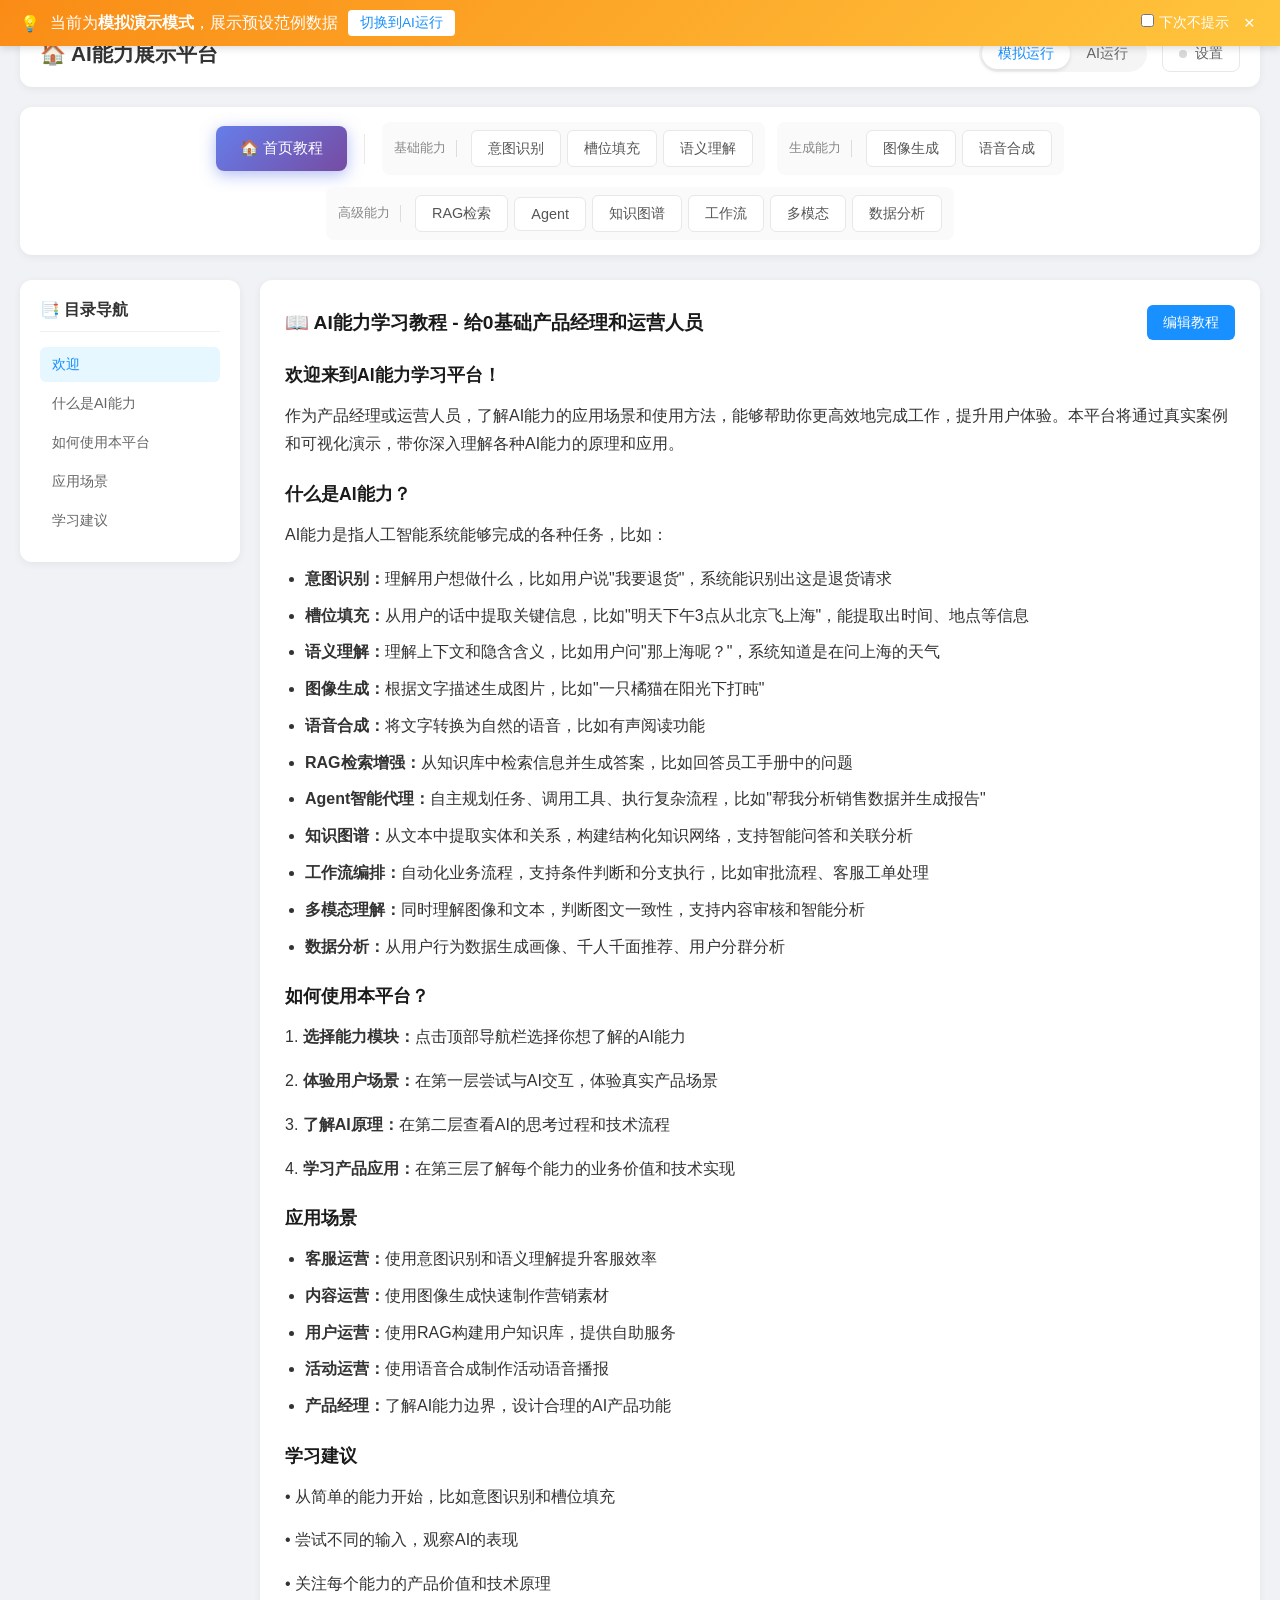
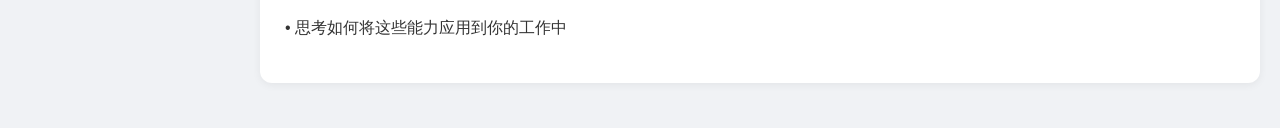
<file: components/ai-content.html>
<!DOCTYPE html>
<html lang="zh-CN">
<head>
    <meta charset="UTF-8">
    <meta name="viewport" content="width=device-width, initial-scale=1.0">
    <title>AI能力展示平台 - 产品经理学习版</title>
    <style>
        * {
            margin: 0;
            padding: 0;
            box-sizing: border-box;
        }
        
        body {
            font-family: -apple-system, BlinkMacSystemFont, 'Segoe UI', Roboto, 'Helvetica Neue', Arial, sans-serif;
            background: #f0f2f5;
            min-height: 100vh;
        }
        
        .container {
            max-width: 1400px;
            margin: 0 auto;
            padding: 20px;
        }
        
        .header {
            text-align: center;
            padding: 30px 20px;
            margin-bottom: 20px;
        }
        
        .header h1 {
            font-size: 2em;
            color: #1a1a1a;
            margin-bottom: 10px;
        }
        
        .header p {
            color: #666;
            font-size: 1.1em;
        }
        
        .nav-tabs {
            display: flex;
            flex-wrap: wrap;
            gap: 12px;
            justify-content: center;
            align-items: center;
            margin-bottom: 25px;
            background: white;
            padding: 15px 20px;
            border-radius: 12px;
            box-shadow: 0 2px 8px rgba(0,0,0,0.06);
        }
        
        .nav-home {
            padding: 12px 24px;
            background: linear-gradient(135deg, #667eea 0%, #764ba2 100%);
            border: none;
            border-radius: 8px;
            color: white;
            font-size: 0.95em;
            font-weight: 500;
            cursor: pointer;
            transition: all 0.2s ease;
            box-shadow: 0 2px 8px rgba(102, 126, 234, 0.3);
        }
        
        .nav-home:hover {
            transform: translateY(-1px);
            box-shadow: 0 4px 12px rgba(102, 126, 234, 0.4);
        }
        
        .nav-home.active {
            box-shadow: 0 4px 15px rgba(102, 126, 234, 0.5);
        }
        
        .nav-divider {
            width: 1px;
            height: 30px;
            background: #e8e8e8;
            margin: 0 5px;
        }
        
        .nav-group {
            display: flex;
            flex-wrap: wrap;
            gap: 6px;
            align-items: center;
            background: #fafafa;
            padding: 8px 12px;
            border-radius: 8px;
        }
        
        .nav-group-label {
            font-size: 0.8em;
            color: #888;
            padding-right: 10px;
            border-right: 1px solid #ddd;
            margin-right: 8px;
            white-space: nowrap;
        }
        
        .nav-tab {
            padding: 8px 16px;
            background: white;
            border: 1px solid #e8e8e8;
            border-radius: 6px;
            color: #555;
            font-size: 0.9em;
            cursor: pointer;
            transition: all 0.2s ease;
        }
        
        .nav-tab:hover {
            border-color: #1890ff;
            color: #1890ff;
        }
        
        .nav-tab.active {
            background: #1890ff;
            border-color: #1890ff;
            color: white;
        }
        
        .module {
            display: none;
            opacity: 0;
            transition: opacity 0.3s ease;
        }
        
        .module.active {
            display: block;
            opacity: 1;
        }
        
        .back-to-top {
            position: fixed;
            bottom: 30px;
            right: 30px;
            width: 50px;
            height: 50px;
            background: linear-gradient(135deg, #667eea 0%, #764ba2 100%);
            color: white;
            border: none;
            border-radius: 50%;
            cursor: pointer;
            font-size: 1.5em;
            box-shadow: 0 4px 15px rgba(102, 126, 234, 0.4);
            opacity: 0;
            visibility: hidden;
            transition: all 0.3s ease;
            z-index: 1000;
        }
        
        .back-to-top.visible {
            opacity: 1;
            visibility: visible;
        }
        
        .back-to-top:hover {
            transform: translateY(-3px);
            box-shadow: 0 6px 20px rgba(102, 126, 234, 0.5);
        }
        
        .toast {
            position: fixed;
            top: 20px;
            left: 50%;
            transform: translateX(-50%) translateY(-100px);
            padding: 12px 24px;
            border-radius: 8px;
            color: white;
            font-size: 0.95em;
            z-index: 2000;
            transition: transform 0.3s ease;
            box-shadow: 0 4px 15px rgba(0,0,0,0.2);
        }
        
        .toast.show {
            transform: translateX(-50%) translateY(0);
        }
        
        .toast.success {
            background: linear-gradient(135deg, #52c41a 0%, #73d13d 100%);
        }
        
        .toast.error {
            background: linear-gradient(135deg, #ff4d4f 0%, #ff7875 100%);
        }
        
        .toast.warning {
            background: linear-gradient(135deg, #fa8c16 0%, #ffc53d 100%);
        }
        
        .simulation-banner {
            position: fixed;
            top: 0;
            left: 0;
            right: 0;
            background: linear-gradient(135deg, #fa8c16 0%, #ffc53d 100%);
            color: white;
            padding: 10px 20px;
            z-index: 1500;
            box-shadow: 0 2px 8px rgba(0,0,0,0.15);
        }
        
        .header-bar {
            display: flex;
            justify-content: space-between;
            align-items: center;
            padding: 15px 20px;
            background: white;
            border-radius: 12px;
            margin-bottom: 20px;
            box-shadow: 0 2px 8px rgba(0,0,0,0.06);
        }
        
        .header-title {
            font-size: 1.3em;
            font-weight: 600;
            color: #333;
        }
        
        .header-controls {
            display: flex;
            align-items: center;
            gap: 15px;
        }
        
        .mode-switcher {
            display: flex;
            background: #f5f5f5;
            border-radius: 20px;
            padding: 3px;
        }
        
        .mode-btn {
            padding: 6px 16px;
            border: none;
            border-radius: 17px;
            background: transparent;
            color: #666;
            cursor: pointer;
            font-size: 0.9em;
            transition: all 0.2s;
        }
        
        .mode-btn.active {
            background: white;
            color: #1890ff;
            box-shadow: 0 2px 4px rgba(0,0,0,0.1);
        }
        
        .mode-btn.active.ai-mode {
            background: linear-gradient(135deg, #667eea 0%, #764ba2 100%);
            color: white;
        }
        
        .settings-btn {
            display: flex;
            align-items: center;
            gap: 8px;
            padding: 8px 16px;
            border: 1px solid #e8e8e8;
            border-radius: 8px;
            background: white;
            cursor: pointer;
            font-size: 0.9em;
            color: #666;
            transition: all 0.2s;
        }
        
        .settings-btn:hover {
            border-color: #1890ff;
            color: #1890ff;
        }
        
        .api-key-indicator {
            width: 8px;
            height: 8px;
            border-radius: 50%;
            display: inline-block;
        }
        
        .api-key-indicator.none {
            background: #d9d9d9;
        }
        
        .api-key-indicator.saved {
            background: #52c41a;
        }
        
        .api-key-indicator.verified {
            background: #52c41a;
            box-shadow: 0 0 0 2px rgba(82, 196, 26, 0.2);
        }
        
        .api-key-indicator.error {
            background: #ff4d4f;
        }
        
        .modal-overlay {
            position: fixed;
            top: 0;
            left: 0;
            right: 0;
            bottom: 0;
            background: rgba(0,0,0,0.5);
            display: flex;
            align-items: center;
            justify-content: center;
            z-index: 2000;
        }
        
        .modal-content {
            background: white;
            border-radius: 12px;
            width: 90%;
            max-width: 500px;
            max-height: 90vh;
            overflow-y: auto;
            box-shadow: 0 10px 40px rgba(0,0,0,0.2);
        }
        
        .modal-header {
            display: flex;
            justify-content: space-between;
            align-items: center;
            padding: 20px;
            border-bottom: 1px solid #f0f0f0;
        }
        
        .modal-header h3 {
            margin: 0;
            font-size: 1.1em;
        }
        
        .modal-close {
            background: transparent;
            border: none;
            font-size: 1.5em;
            cursor: pointer;
            color: #999;
            padding: 0;
            line-height: 1;
        }
        
        .modal-close:hover {
            color: #333;
        }
        
        .modal-body {
            padding: 20px;
        }
        
        .modal-footer {
            display: flex;
            justify-content: flex-end;
            padding: 15px 20px;
            border-top: 1px solid #f0f0f0;
            background: #fafafa;
            border-radius: 0 0 12px 12px;
        }
        
        .simulation-badge {
            display: inline-flex;
            align-items: center;
            gap: 5px;
            background: linear-gradient(135deg, #fa8c16 0%, #ffc53d 100%);
            color: white;
            padding: 4px 12px;
            border-radius: 15px;
            font-size: 0.85em;
            font-weight: 500;
            margin-left: 10px;
            box-shadow: 0 2px 8px rgba(250, 140, 22, 0.3);
        }
        
        .loading-with-text {
            display: flex;
            align-items: center;
            gap: 10px;
        }
        
        .loading-with-text .loading {
            width: 16px;
            height: 16px;
        }
        
        .status-success {
            background: #f6ffed !important;
            border-color: #b7eb8f !important;
        }
        
        .status-error {
            background: #fff2f0 !important;
            border-color: #ffccc7 !important;
        }
        
        .home-layout {
            display: flex;
            gap: 20px;
        }
        
        .home-sidebar {
            width: 220px;
            flex-shrink: 0;
            position: sticky;
            top: 20px;
            height: fit-content;
        }
        
        .home-content {
            flex: 1;
            min-width: 0;
        }
        
        .toc-menu {
            background: white;
            border-radius: 12px;
            padding: 20px;
            box-shadow: 0 2px 8px rgba(0,0,0,0.06);
        }
        
        .toc-title {
            font-weight: 600;
            font-size: 1em;
            margin-bottom: 15px;
            padding-bottom: 10px;
            border-bottom: 1px solid #f0f0f0;
            color: #333;
        }
        
        .toc-list {
            list-style: none;
        }
        
        .toc-item {
            padding: 8px 12px;
            margin: 4px 0;
            border-radius: 6px;
            cursor: pointer;
            font-size: 0.9em;
            color: #666;
            transition: all 0.2s;
        }
        
        .toc-item:hover {
            background: #f5f5f5;
            color: #1890ff;
        }
        
        .toc-item.active {
            background: #e6f7ff;
            color: #1890ff;
            font-weight: 500;
        }
        
        @media (max-width: 900px) {
            .home-layout {
                flex-direction: column;
            }
            .home-sidebar {
                width: 100%;
                position: static;
            }
        }
        
        .layer {
            background: white;
            border-radius: 12px;
            margin-bottom: 20px;
            overflow: hidden;
            box-shadow: 0 2px 8px rgba(0,0,0,0.06);
        }
        
        .layer-header {
            padding: 15px 20px;
            font-weight: 600;
            font-size: 1em;
            display: flex;
            align-items: center;
            gap: 10px;
        }
        
        .layer-user .layer-header {
            background: linear-gradient(135deg, #667eea 0%, #764ba2 100%);
            color: white;
        }
        
        .layer-ai .layer-header {
            background: linear-gradient(135deg, #11998e 0%, #38ef7d 100%);
            color: white;
        }
        
        .layer-insight .layer-header {
            background: linear-gradient(135deg, #f093fb 0%, #f5576c 100%);
            color: white;
        }
        
        .layer-content {
            padding: 20px;
        }
        
        .user-scenario {
            background: #fafafa;
            border-radius: 10px;
            padding: 20px;
            border: 1px solid #e8e8e8;
        }
        
        .scenario-title {
            font-size: 0.9em;
            color: #888;
            margin-bottom: 15px;
            padding-bottom: 10px;
            border-bottom: 1px dashed #e8e8e8;
        }
        
        .chat-interface {
            background: white;
            border-radius: 10px;
            border: 1px solid #e8e8e8;
            overflow: hidden;
        }
        
        .chat-header {
            background: #f5f5f5;
            padding: 12px 15px;
            border-bottom: 1px solid #e8e8e8;
            display: flex;
            align-items: center;
            gap: 10px;
        }
        
        .chat-avatar {
            width: 36px;
            height: 36px;
            border-radius: 50%;
            background: #1890ff;
            display: flex;
            align-items: center;
            justify-content: center;
            color: white;
            font-size: 1.2em;
        }
        
        .chat-title {
            font-weight: 500;
            color: #333;
        }
        
        .chat-status {
            font-size: 0.8em;
            color: #52c41a;
            margin-left: auto;
        }
        
        .chat-messages {
            height: 280px;
            overflow-y: auto;
            padding: 15px;
            background: #fafafa;
        }
        
        .chat-message {
            margin-bottom: 12px;
            display: flex;
            gap: 10px;
        }
        
        .chat-message.user {
            flex-direction: row-reverse;
        }
        
        .message-avatar {
            width: 32px;
            height: 32px;
            border-radius: 50%;
            background: #1890ff;
            display: flex;
            align-items: center;
            justify-content: center;
            color: white;
            font-size: 0.9em;
            flex-shrink: 0;
        }
        
        .chat-message.user .message-avatar {
            background: #87d068;
        }
        
        .message-content {
            max-width: 70%;
            padding: 10px 14px;
            border-radius: 12px;
            font-size: 0.9em;
            line-height: 1.5;
        }
        
        .chat-message:not(.user) .message-content {
            background: white;
            border: 1px solid #e8e8e8;
        }
        
        .chat-message.user .message-content {
            background: #1890ff;
            color: white;
        }
        
        .chat-input-area {
            padding: 15px;
            border-top: 1px solid #e8e8e8;
            display: flex;
            gap: 10px;
        }
        
        .chat-input-area input {
            flex: 1;
            padding: 10px 15px;
            border: 1px solid #d9d9d9;
            border-radius: 20px;
            font-size: 0.9em;
            outline: none;
        }
        
        .chat-input-area input:focus {
            border-color: #1890ff;
        }
        
        .chat-input-area button {
            padding: 10px 20px;
            background: #1890ff;
            color: white;
            border: none;
            border-radius: 20px;
            cursor: pointer;
            font-size: 0.9em;
        }
        
        .chat-input-area button:hover {
            background: #40a9ff;
        }
        
        .quick-actions {
            display: flex;
            flex-wrap: wrap;
            gap: 8px;
            margin-top: 15px;
        }
        
        .quick-action {
            padding: 6px 12px;
            background: white;
            border: 1px solid #d9d9d9;
            border-radius: 15px;
            font-size: 0.85em;
            cursor: pointer;
            transition: all 0.2s;
        }
        
        .quick-action:hover {
            border-color: #1890ff;
            color: #1890ff;
        }
        
        .ai-process {
            display: grid;
            grid-template-columns: 1fr 1fr;
            gap: 20px;
        }
        
        @media (max-width: 900px) {
            .ai-process {
                grid-template-columns: 1fr;
            }
        }
        
        .reasoning-chain {
            background: #f6ffed;
            border: 1px solid #b7eb8f;
            border-radius: 10px;
            padding: 15px;
        }
        
        .reasoning-chain h4 {
            color: #52c41a;
            margin-bottom: 15px;
            font-size: 0.95em;
        }
        
        .reasoning-step {
            display: flex;
            gap: 12px;
            margin-bottom: 12px;
            padding: 10px;
            background: white;
            border-radius: 8px;
        }
        
        .step-number {
            width: 24px;
            height: 24px;
            background: #52c41a;
            color: white;
            border-radius: 50%;
            display: flex;
            align-items: center;
            justify-content: center;
            font-size: 0.8em;
            flex-shrink: 0;
        }
        
        .step-content {
            flex: 1;
        }
        
        .step-title {
            font-weight: 500;
            color: #333;
            font-size: 0.9em;
            margin-bottom: 4px;
        }
        
        .step-detail {
            color: #666;
            font-size: 0.85em;
        }
        
        .step-result {
            margin-top: 6px;
            padding: 6px 10px;
            background: #f6ffed;
            border-radius: 4px;
            font-size: 0.85em;
            color: #389e0d;
        }
        
        .tech-flow {
            background: #e6f7ff;
            border: 1px solid #91d5ff;
            border-radius: 10px;
            padding: 15px;
        }
        
        .tech-flow h4 {
            color: #1890ff;
            margin-bottom: 15px;
            font-size: 0.95em;
        }
        
        .flow-diagram {
            display: flex;
            flex-direction: column;
            gap: 8px;
        }
        
        .flow-node {
            display: flex;
            align-items: center;
            gap: 10px;
        }
        
        .flow-box {
            padding: 10px 15px;
            background: white;
            border: 2px solid #1890ff;
            border-radius: 8px;
            font-size: 0.85em;
            min-width: 120px;
            text-align: center;
        }
        
        .flow-box.highlight {
            background: #1890ff;
            color: white;
        }
        
        .flow-arrow {
            color: #1890ff;
            font-size: 1.2em;
        }
        
        .flow-connector {
            width: 2px;
            height: 20px;
            background: #1890ff;
            margin-left: 70px;
        }
        
        .api-detail {
            margin-top: 15px;
            padding: 12px;
            background: #fffbe6;
            border: 1px solid #ffe58f;
            border-radius: 6px;
            font-family: 'Courier New', monospace;
            font-size: 0.8em;
        }
        
        .api-detail .key {
            color: #d4380d;
        }
        
        .api-detail .value {
            color: #389e0d;
        }
        
        .insight-grid {
            display: grid;
            grid-template-columns: 1fr 1fr;
            gap: 20px;
        }
        
        @media (max-width: 768px) {
            .insight-grid {
                grid-template-columns: 1fr;
            }
        }
        
        .insight-card {
            padding: 20px;
            border-radius: 10px;
        }
        
        .insight-card.product {
            background: #fff7e6;
            border: 1px solid #ffd591;
        }
        
        .insight-card.tech {
            background: #f0f5ff;
            border: 1px solid #adc6ff;
        }
        
        .insight-card.uiux {
            background: #f6ffed;
            border: 1px solid #b7eb8f;
        }
        
        .insight-card.ai {
            background: #fff0f6;
            border: 1px solid #ffadd2;
        }
        
        .insight-card h4 {
            margin-bottom: 12px;
            font-size: 1em;
            display: flex;
            align-items: center;
            gap: 8px;
        }
        
        .insight-card.product h4 {
            color: #d46b08;
        }
        
        .insight-card.tech h4 {
            color: #2f54eb;
        }
        
        .insight-card.uiux h4 {
            color: #389e0d;
        }
        
        .insight-card.ai h4 {
            color: #c41d7f;
        }
        
        .insight-list {
            list-style: none;
        }
        
        .insight-list li {
            padding: 8px 0;
            border-bottom: 1px dashed rgba(0,0,0,0.1);
            font-size: 0.9em;
            color: #555;
            line-height: 1.6;
        }
        
        .insight-list li:last-child {
            border-bottom: none;
        }
        
        .insight-list li strong {
            color: #333;
        }
        
        .loading {
            display: inline-block;
            width: 16px;
            height: 16px;
            border: 2px solid #f3f3f3;
            border-top: 2px solid #1890ff;
            border-radius: 50%;
            animation: spin 1s linear infinite;
        }
        
        @keyframes spin {
            0% { transform: rotate(0deg); }
            100% { transform: rotate(360deg); }
        }
        
        .tag {
            display: inline-block;
            padding: 2px 8px;
            border-radius: 10px;
            font-size: 0.75em;
            margin-right: 5px;
        }
        
        .tag-intent {
            background: #e6f7ff;
            color: #1890ff;
        }
        
        .tag-slot {
            background: #f6ffed;
            color: #52c41a;
        }
        
        .tag-sentiment {
            background: #fff0f6;
            color: #eb2f96;
        }
        
        .form-scenario {
            background: white;
            border-radius: 10px;
            padding: 20px;
            border: 1px solid #e8e8e8;
        }
        
        .form-header {
            display: flex;
            align-items: center;
            gap: 15px;
            margin-bottom: 20px;
            padding-bottom: 15px;
            border-bottom: 1px solid #f0f0f0;
        }
        
        .form-logo {
            width: 40px;
            height: 40px;
            background: linear-gradient(135deg, #667eea 0%, #764ba2 100%);
            border-radius: 10px;
            display: flex;
            align-items: center;
            justify-content: center;
            color: white;
            font-size: 1.2em;
        }
        
        .form-title {
            font-size: 1.1em;
            color: #333;
        }
        
        .form-subtitle {
            font-size: 0.85em;
            color: #888;
        }
        
        .form-row {
            display: grid;
            grid-template-columns: 1fr 1fr;
            gap: 15px;
            margin-bottom: 15px;
        }
        
        @media (max-width: 600px) {
            .form-row {
                grid-template-columns: 1fr;
            }
        }
        
        .form-group {
            margin-bottom: 15px;
        }
        
        .form-group label {
            display: block;
            margin-bottom: 6px;
            font-size: 0.9em;
            color: #333;
        }
        
        .form-group input, .form-group select, .form-group textarea {
            width: 100%;
            padding: 10px 12px;
            border: 1px solid #d9d9d9;
            border-radius: 6px;
            font-size: 0.9em;
            transition: border-color 0.2s;
        }
        
        .form-group input:focus, .form-group select:focus, .form-group textarea:focus {
            border-color: #1890ff;
            outline: none;
        }
        
        .form-group input.filled {
            border-color: #52c41a;
            background: #f6ffed;
        }
        
        .voice-input {
            display: flex;
            gap: 10px;
            margin-bottom: 15px;
        }
        
        .voice-input input {
            flex: 1;
        }
        
        .voice-btn {
            padding: 10px 15px;
            background: #f0f0f0;
            border: 1px solid #d9d9d9;
            border-radius: 6px;
            cursor: pointer;
        }
        
        .submit-btn {
            width: 100%;
            padding: 12px;
            background: linear-gradient(135deg, #667eea 0%, #764ba2 100%);
            color: white;
            border: none;
            border-radius: 8px;
            font-size: 1em;
            cursor: pointer;
            margin-top: 10px;
        }
        
        .image-gen-scenario {
            background: white;
            border-radius: 10px;
            padding: 20px;
            border: 1px solid #e8e8e8;
        }
        
        .image-preview {
            background: #fafafa;
            border: 2px dashed #d9d9d9;
            border-radius: 10px;
            min-height: 200px;
            display: flex;
            align-items: center;
            justify-content: center;
            margin-bottom: 15px;
            overflow: hidden;
        }
        
        .image-preview img {
            max-width: 100%;
            max-height: 300px;
            object-fit: contain;
        }
        
        .image-preview .placeholder {
            color: #999;
            text-align: center;
        }
        
        .prompt-input {
            display: flex;
            gap: 10px;
        }
        
        .prompt-input textarea {
            flex: 1;
            padding: 12px;
            border: 1px solid #d9d9d9;
            border-radius: 8px;
            resize: none;
            height: 80px;
            font-size: 0.9em;
        }
        
        .generate-btn {
            padding: 12px 25px;
            background: linear-gradient(135deg, #9c27b0 0%, #7b1fa2 100%);
            color: white;
            border: none;
            border-radius: 8px;
            cursor: pointer;
            font-size: 0.9em;
        }
        
        .tts-scenario {
            background: white;
            border-radius: 10px;
            padding: 20px;
            border: 1px solid #e8e8e8;
        }
        
        .article-preview {
            background: #fafafa;
            border-radius: 8px;
            padding: 15px;
            margin-bottom: 15px;
            max-height: 150px;
            overflow-y: auto;
            font-size: 0.9em;
            line-height: 1.8;
            color: #333;
        }
        
        .audio-controls {
            display: flex;
            align-items: center;
            gap: 15px;
            padding: 15px;
            background: #f5f5f5;
            border-radius: 8px;
        }
        
        .play-btn {
            width: 50px;
            height: 50px;
            border-radius: 50%;
            background: linear-gradient(135deg, #00bcd4 0%, #0097a7 100%);
            border: none;
            color: white;
            font-size: 1.2em;
            cursor: pointer;
        }
        
        .progress-bar {
            flex: 1;
            height: 4px;
            background: #d9d9d9;
            border-radius: 2px;
            overflow: hidden;
        }
        
        .progress-fill {
            width: 0%;
            height: 100%;
            background: #00bcd4;
        }
        
        .time-display {
            font-size: 0.85em;
            color: #666;
        }
        
        .voice-select {
            display: flex;
            gap: 10px;
            margin-top: 15px;
        }
        
        .voice-option {
            padding: 8px 15px;
            background: white;
            border: 1px solid #d9d9d9;
            border-radius: 20px;
            cursor: pointer;
            font-size: 0.85em;
            transition: all 0.2s;
        }
        
        .voice-option.selected {
            background: #00bcd4;
            color: white;
            border-color: #00bcd4;
        }
        
        .semantic-scenario {
            background: white;
            border-radius: 10px;
            border: 1px solid #e8e8e8;
            overflow: hidden;
        }
        
        .context-panel {
            background: #f6ffed;
            padding: 12px 15px;
            border-bottom: 1px solid #b7eb8f;
        }
        
        .context-panel h5 {
            color: #52c41a;
            font-size: 0.85em;
            margin-bottom: 8px;
        }
        
        .context-item {
            font-size: 0.85em;
            color: #666;
            padding: 4px 0;
        }
        
        .context-item span {
            color: #333;
        }
        
        .scenario-tabs {
            display: flex;
            gap: 10px;
            margin-bottom: 20px;
            flex-wrap: wrap;
        }
        
        .scenario-tab {
            padding: 10px 20px;
            background: #f5f5f5;
            border: 2px solid transparent;
            border-radius: 8px;
            cursor: pointer;
            font-size: 0.9em;
            transition: all 0.2s;
        }
        
        .scenario-tab:hover {
            background: #e8e8e8;
        }
        
        .scenario-tab.active {
            background: #1890ff;
            color: white;
            border-color: #1890ff;
        }
        
        .knowledge-base {
            background: #f5f5f5;
            border-radius: 8px;
            padding: 15px;
            margin-bottom: 15px;
            max-height: 200px;
            overflow-y: auto;
        }
        
        .knowledge-title {
            font-weight: 500;
            margin-bottom: 10px;
            color: #333;
            font-size: 0.9em;
        }
        
        .doc-chunk {
            background: white;
            padding: 10px 12px;
            margin-bottom: 8px;
            border-radius: 6px;
            border-left: 3px solid #1890ff;
            font-size: 0.85em;
            color: #555;
        }
        
        .tutorial-section {
            background: white;
            border-radius: 12px;
            margin-bottom: 25px;
            padding: 25px;
            box-shadow: 0 2px 8px rgba(0,0,0,0.06);
        }
        
        .tutorial-header {
            display: flex;
            align-items: center;
            justify-content: space-between;
            margin-bottom: 20px;
        }
        
        .tutorial-title {
            font-size: 1.2em;
            color: #1a1a1a;
            font-weight: 600;
        }
        
        .edit-btn {
            padding: 8px 16px;
            background: #1890ff;
            color: white;
            border: none;
            border-radius: 6px;
            cursor: pointer;
            font-size: 0.9em;
            transition: background 0.2s;
        }
        
        .edit-btn:hover {
            background: #40a9ff;
        }
        
        .collapse-btn {
            padding: 6px 12px;
            background: #f5f5f5;
            color: #666;
            border: 1px solid #e8e8e8;
            border-radius: 6px;
            cursor: pointer;
            font-size: 0.85em;
            transition: all 0.2s;
            margin-left: 10px;
        }
        
        .collapse-btn:hover {
            border-color: #1890ff;
            color: #1890ff;
        }
        
        .tutorial-content.collapsed {
            display: none;
        }
        
        .ai-qa-section {
            margin-top: 20px;
            padding: 15px;
            background: #f8f9fa;
            border-radius: 10px;
            border: 1px solid #e8e8e8;
        }
        
        .ai-qa-header {
            display: flex;
            justify-content: space-between;
            align-items: center;
            margin-bottom: 10px;
        }
        
        .ai-qa-title {
            font-weight: 600;
            color: #333;
            display: flex;
            align-items: center;
            gap: 8px;
        }
        
        .ai-qa-status {
            display: flex;
            align-items: center;
            gap: 10px;
        }
        
        .ai-qa-status-tag {
            font-size: 0.75em;
            padding: 4px 10px;
            border-radius: 12px;
            font-weight: 500;
        }
        
        .ai-qa-status-tag.unconfigured {
            background: #fff1f0;
            color: #cf1322;
            border: 1px solid #ffa39e;
        }
        
        .ai-qa-status-tag.simulation {
            background: #fffbe6;
            color: #d48806;
            border: 1px solid #ffe58f;
        }
        
        .ai-qa-status-tag.ai-mode {
            background: #f6ffed;
            color: #389e0d;
            border: 1px solid #b7eb8f;
        }
        
        .ai-qa-hint-box {
            background: #fff7e6;
            border: 1px solid #ffd591;
            border-radius: 8px;
            padding: 10px 15px;
            margin-bottom: 15px;
            font-size: 0.85em;
            color: #d46b08;
            line-height: 1.6;
        }
        
        .ai-qa-hint-box a {
            color: #1890ff;
            margin: 0 5px;
        }
        
        .ai-qa-hint-box a:hover {
            text-decoration: underline;
        }
        
        .ai-qa-messages {
            max-height: 300px;
            overflow-y: auto;
            margin-bottom: 15px;
            padding: 10px;
            background: white;
            border-radius: 8px;
        }
        
        .qa-message {
            margin-bottom: 15px;
            padding-bottom: 15px;
            border-bottom: 1px solid #f0f0f0;
        }
        
        .qa-message:last-child {
            margin-bottom: 0;
            padding-bottom: 0;
            border-bottom: none;
        }
        
        .qa-question {
            color: #1890ff;
            font-weight: 500;
            margin-bottom: 8px;
            display: flex;
            align-items: center;
            gap: 8px;
        }
        
        .qa-copy-btn {
            font-size: 0.75em;
            padding: 2px 8px;
            background: #f0f0f0;
            border: 1px solid #d9d9d9;
            border-radius: 10px;
            cursor: pointer;
            color: #666;
            transition: all 0.2s;
        }
        
        .qa-copy-btn:hover {
            background: #1890ff;
            color: white;
            border-color: #1890ff;
        }
        
        .qa-copy-btn.copied {
            background: #52c41a;
            color: white;
            border-color: #52c41a;
        }
        
        .qa-answer {
            color: #333;
            line-height: 1.6;
        }
        
        .qa-quick-questions {
            display: flex;
            flex-wrap: wrap;
            gap: 8px;
            margin-bottom: 15px;
        }
        
        .qa-quick-btn-wrapper {
            display: flex;
            align-items: center;
            gap: 4px;
        }
        
        .qa-quick-btn {
            padding: 6px 12px;
            background: white;
            border: 1px solid #d9d9d9;
            border-radius: 15px;
            font-size: 0.85em;
            cursor: pointer;
            transition: all 0.2s;
        }
        
        .qa-quick-btn:hover {
            border-color: #1890ff;
            color: #1890ff;
        }
        
        .qa-quick-copy {
            padding: 6px 8px;
            background: white;
            border: 1px solid #d9d9d9;
            border-radius: 50%;
            font-size: 0.8em;
            cursor: pointer;
            transition: all 0.2s;
            display: flex;
            align-items: center;
            justify-content: center;
        }
        
        .qa-quick-copy:hover {
            background: #1890ff;
            color: white;
            border-color: #1890ff;
        }
        
        .qa-input-area {
            display: flex;
            gap: 10px;
        }
        
        .qa-input {
            flex: 1;
            padding: 10px 15px;
            border: 1px solid #d9d9d9;
            border-radius: 20px;
            font-size: 0.9em;
        }
        
        .qa-send-btn {
            padding: 10px 20px;
            background: linear-gradient(135deg, #667eea 0%, #764ba2 100%);
            color: white;
            border: none;
            border-radius: 20px;
            cursor: pointer;
            font-size: 0.9em;
        }
        
        .qa-send-btn:hover {
            opacity: 0.9;
        }
        
        .ai-qa-footer {
            margin-top: 15px;
            padding-top: 10px;
            border-top: 1px dashed #e8e8e8;
            text-align: center;
            font-size: 0.85em;
            color: #888;
        }
        
        .ai-qa-footer a {
            color: #1890ff;
            margin: 0 8px;
            text-decoration: none;
            padding: 4px 12px;
            background: white;
            border-radius: 15px;
            border: 1px solid #d9d9d9;
            display: inline-block;
            transition: all 0.2s;
        }
        
        .ai-qa-footer a:hover {
            background: #1890ff;
            color: white;
            border-color: #1890ff;
        }
        
        .tutorial-content {
            line-height: 1.8;
            color: #333;
        }
        
        .tutorial-content h3 {
            margin: 20px 0 10px 0;
            color: #1a1a1a;
            font-size: 1.1em;
        }
        
        .tutorial-content p {
            margin-bottom: 15px;
        }
        
        .tutorial-content ul {
            margin-left: 20px;
            margin-bottom: 15px;
        }
        
        .tutorial-content li {
            margin-bottom: 8px;
        }
        
        .editable-content {
            min-height: 300px;
        }
        
        .editor-textarea {
            width: 100%;
            min-height: 300px;
            padding: 15px;
            border: 2px solid #1890ff;
            border-radius: 8px;
            font-family: inherit;
            font-size: 1em;
            line-height: 1.6;
            resize: vertical;
        }
        
        .save-btn {
            margin-top: 10px;
            padding: 10px 20px;
            background: #52c41a;
            color: white;
            border: none;
            border-radius: 6px;
            cursor: pointer;
            font-size: 0.9em;
        }
        
        .save-btn:hover {
            background: #73d13d;
        }
        
        .cancel-btn {
            margin-top: 10px;
            margin-left: 10px;
            padding: 10px 20px;
            background: #f0f0f0;
            color: #333;
            border: 1px solid #d9d9d9;
            border-radius: 6px;
            cursor: pointer;
            font-size: 0.9em;
        }
        
        .cancel-btn:hover {
            background: #e0e0e0;
        }
        
        .doc-chunk:last-child {
            margin-bottom: 0;
        }
        
        .rag-chat-interface {
            display: flex;
            flex-direction: column;
            gap: 15px;
        }
        
        .vector-visualization {
            background: #f6ffed;
            border-radius: 8px;
            padding: 15px;
            margin-bottom: 15px;
        }
        
        .vector-title {
            font-weight: 500;
            color: #52c41a;
            margin-bottom: 10px;
            font-size: 0.9em;
        }
        
        .vector-bar {
            display: flex;
            align-items: center;
            gap: 10px;
            margin-bottom: 8px;
        }
        
        .vector-label {
            width: 100px;
            font-size: 0.8em;
            color: #555;
            text-overflow: ellipsis;
            overflow: hidden;
            white-space: nowrap;
        }
        
        .vector-progress {
            flex: 1;
            height: 20px;
            background: #f0f0f0;
            border-radius: 10px;
            overflow: hidden;
        }
        
        .vector-fill {
            height: 100%;
            background: linear-gradient(90deg, #52c41a 0%, #73d13d 100%);
            border-radius: 10px;
            transition: width 0.5s ease;
        }
        
        .vector-score {
            width: 50px;
            text-align: right;
            font-size: 0.8em;
            font-weight: bold;
            color: #52c41a;
        }
        
        .source-citation {
            background: #fff7e6;
            border-left: 3px solid #fa8c16;
            padding: 10px 12px;
            margin-top: 10px;
            border-radius: 0 6px 6px 0;
            font-size: 0.85em;
        }
        
        .source-citation-title {
            font-weight: 500;
            color: #d46b08;
            margin-bottom: 5px;
            font-size: 0.85em;
        }
        
        .source-chunk {
            background: white;
            padding: 8px 10px;
            margin: 5px 0;
            border-radius: 4px;
            font-size: 0.8em;
            color: #555;
        }
    </style>
</head>
<body>
    <div class="container">
        <div class="header-bar">
            <div class="header-title">🏠 AI能力展示平台</div>
            <div class="header-controls">
                <div class="mode-switcher">
                    <button class="mode-btn active" id="simModeBtn" onclick="switchToSimulationMode()">模拟运行</button>
                    <button class="mode-btn" id="aiModeBtn" onclick="switchToAIMode()">AI运行</button>
                </div>
                <button class="settings-btn" onclick="openSettingsModal()">
                    <span class="api-key-indicator none" id="apiKeyIndicator"></span>
                    <span>设置</span>
                </button>
            </div>
        </div>
        
        <nav class="nav-tabs">
            <button class="nav-home active" onclick="showModule('home')">🏠 首页教程</button>
            <div class="nav-divider"></div>
            <div class="nav-group">
                <span class="nav-group-label">基础能力</span>
                <button class="nav-tab" onclick="showModule('intent')">意图识别</button>
                <button class="nav-tab" onclick="showModule('slot')">槽位填充</button>
                <button class="nav-tab" onclick="showModule('semantic')">语义理解</button>
            </div>
            <div class="nav-group">
                <span class="nav-group-label">生成能力</span>
                <button class="nav-tab" onclick="showModule('image')">图像生成</button>
                <button class="nav-tab" onclick="showModule('voice')">语音合成</button>
            </div>
            <div class="nav-group">
                <span class="nav-group-label">高级能力</span>
                <button class="nav-tab" onclick="showModule('rag')">RAG检索</button>
                <button class="nav-tab" onclick="showModule('agent')">Agent</button>
                <button class="nav-tab" onclick="showModule('kg')">知识图谱</button>
                <button class="nav-tab" onclick="showModule('workflow')">工作流</button>
                <button class="nav-tab" onclick="showModule('multimodal')">多模态</button>
                <button class="nav-tab" onclick="showModule('data')">数据分析</button>
            </div>
        </nav>
        
        <!-- 首页教程模块 -->
        <section id="home" class="module active">
            <div class="home-layout">
                <div class="home-sidebar">
                    <div class="toc-menu">
                        <div class="toc-title">📑 目录导航</div>
                        <ul class="toc-list">
                            <li class="toc-item active" onclick="scrollToSection('welcome')">欢迎</li>
                            <li class="toc-item" onclick="scrollToSection('what-is-ai')">什么是AI能力</li>
                            <li class="toc-item" onclick="scrollToSection('how-to-use')">如何使用本平台</li>
                            <li class="toc-item" onclick="scrollToSection('scenarios')">应用场景</li>
                            <li class="toc-item" onclick="scrollToSection('suggestions')">学习建议</li>
                        </ul>
                    </div>
                </div>
                <div class="home-content">
                    <div class="tutorial-section">
                        <div class="tutorial-header">
                            <div class="tutorial-title">📖 AI能力学习教程 - 给0基础产品经理和运营人员</div>
                            <button class="edit-btn" onclick="toggleTutorialEdit()">编辑教程</button>
                        </div>
                        <div id="tutorialContent" class="tutorial-content">
                            <div class="editable-content" id="tutorialText">
                                <h3 id="welcome">欢迎来到AI能力学习平台！</h3>
                                <p>作为产品经理或运营人员，了解AI能力的应用场景和使用方法，能够帮助你更高效地完成工作，提升用户体验。本平台将通过真实案例和可视化演示，带你深入理解各种AI能力的原理和应用。</p>
                                
                                <h3 id="what-is-ai">什么是AI能力？</h3>
                                <p>AI能力是指人工智能系统能够完成的各种任务，比如：</p>
                                <ul>
                                    <li><strong>意图识别：</strong>理解用户想做什么，比如用户说"我要退货"，系统能识别出这是退货请求</li>
                                    <li><strong>槽位填充：</strong>从用户的话中提取关键信息，比如"明天下午3点从北京飞上海"，能提取出时间、地点等信息</li>
                                    <li><strong>语义理解：</strong>理解上下文和隐含含义，比如用户问"那上海呢？"，系统知道是在问上海的天气</li>
                                    <li><strong>图像生成：</strong>根据文字描述生成图片，比如"一只橘猫在阳光下打盹"</li>
                                    <li><strong>语音合成：</strong>将文字转换为自然的语音，比如有声阅读功能</li>
                                    <li><strong>RAG检索增强：</strong>从知识库中检索信息并生成答案，比如回答员工手册中的问题</li>
                                    <li><strong>Agent智能代理：</strong>自主规划任务、调用工具、执行复杂流程，比如"帮我分析销售数据并生成报告"</li>
                                    <li><strong>知识图谱：</strong>从文本中提取实体和关系，构建结构化知识网络，支持智能问答和关联分析</li>
                                    <li><strong>工作流编排：</strong>自动化业务流程，支持条件判断和分支执行，比如审批流程、客服工单处理</li>
                                    <li><strong>多模态理解：</strong>同时理解图像和文本，判断图文一致性，支持内容审核和智能分析</li>
                            <li><strong>数据分析：</strong>从用户行为数据生成画像、千人千面推荐、用户分群分析</li>
                        </ul>
                                
                                <h3 id="how-to-use">如何使用本平台？</h3>
                                <p>1. <strong>选择能力模块：</strong>点击顶部导航栏选择你想了解的AI能力</p>
                                <p>2. <strong>体验用户场景：</strong>在第一层尝试与AI交互，体验真实产品场景</p>
                                <p>3. <strong>了解AI原理：</strong>在第二层查看AI的思考过程和技术流程</p>
                                <p>4. <strong>学习产品应用：</strong>在第三层了解每个能力的业务价值和技术实现</p>
                                
                                <h3 id="scenarios">应用场景</h3>
                                <ul>
                                    <li><strong>客服运营：</strong>使用意图识别和语义理解提升客服效率</li>
                                    <li><strong>内容运营：</strong>使用图像生成快速制作营销素材</li>
                                    <li><strong>用户运营：</strong>使用RAG构建用户知识库，提供自助服务</li>
                                    <li><strong>活动运营：</strong>使用语音合成制作活动语音播报</li>
                                    <li><strong>产品经理：</strong>了解AI能力边界，设计合理的AI产品功能</li>
                                </ul>
                                
                                <h3 id="suggestions">学习建议</h3>
                                <p>• 从简单的能力开始，比如意图识别和槽位填充</p>
                                <p>• 尝试不同的输入，观察AI的表现</p>
                                <p>• 关注每个能力的产品价值和技术原理</p>
                                <p>• 思考如何将这些能力应用到你的工作中</p>
                            </div>
                            <div id="tutorialEditor" style="display: none;">
                                <textarea class="editor-textarea" id="tutorialEditorText"></textarea>
                                <button class="save-btn" onclick="saveTutorial()">保存</button>
                                <button class="cancel-btn" onclick="cancelTutorialEdit()">取消</button>
                            </div>
                        </div>
                    </div>
                </div>
            </div>
        </section>
        
        <!-- 意图识别模块 -->
        <section id="intent" class="module">
            <!-- 项目讲解部分 -->
            <div class="tutorial-section">
                <div class="tutorial-header">
                    <div class="tutorial-title">🎯 意图识别 - 项目讲解</div>
                    <div>
                        <button class="edit-btn" onclick="toggleModuleTutorialEdit('intent')">编辑讲解</button>
                        <button class="collapse-btn" id="intentCollapseBtn" onclick="toggleTutorialCollapse('intent')">收起 ▲</button>
                    </div>
                </div>
                <div class="tutorial-content" id="intentTutorialContent">
                    <div class="editable-content" id="intentTutorialText">
                        <h3>什么是意图识别？</h3>
                        <p>意图识别是AI理解用户语言的第一步，它能够判断用户的核心需求和目的。在客服、聊天机器人等场景中，准确的意图识别是提供有效服务的基础。</p>
                        
                        <h3>本项目演示了什么？</h3>
                        <p>• <strong>真实客服场景：</strong>模拟电商平台智能客服，用户可以输入各种咨询问题</p>
                        <p>• <strong>AI推理过程：</strong>展示AI如何分析用户输入、提取关键词、识别意图</p>
                        <p>• <strong>技术流程：</strong>从用户输入到NLU解析、意图分类、业务路由的完整流程</p>
                        
                        <h3>📱 真实产品案例</h3>
                        <ul>
                            <li><strong>淘宝/天猫客服：</strong>当用户输入"我的快递怎么还没到"，系统自动识别为"物流查询"意图，直接展示物流信息</li>
                            <li><strong>美团外卖：</strong>用户说"我要退款"，系统识别为"退款申请"意图，自动跳转退款流程</li>
                            <li><strong>银行App智能客服：</strong>用户问"怎么转账"，识别为"业务咨询"意图，提供转账指引</li>
                            <li><strong>小米小爱同学：</strong>用户说"明天早上7点叫我"，识别为"设置闹钟"意图</li>
                        </ul>
                        
                        <h3>💡 产品经理视角</h3>
                        <p><strong>这个能力解决了什么问题？</strong></p>
                        <p>意图识别解决了"用户说什么"和"系统做什么"之间的映射问题。没有意图识别，用户需要通过菜单层层点击才能找到功能；有了意图识别，用户只需一句话就能直达目标。</p>
                        
                        <p><strong>什么场景下需要用到？</strong></p>
                        <p>任何需要理解用户自然语言的场景：智能客服、语音助手、搜索建议、表单自动填充等。特别是当用户可能用各种不同的表达方式描述同一个需求时，意图识别就显得尤为重要。</p>
                        
                        <p><strong>如何评估效果好坏？</strong></p>
                        <p>核心指标是<strong>意图识别准确率</strong>（正确识别的请求数/总请求数）。一般要求达到90%以上才能上线。还需要关注<strong>未识别率</strong>（系统无法判断意图的比例）和<strong>错误识别率</strong>（识别错误导致用户投诉的情况）。</p>
                        
                        <h3>运营人员如何应用？</h3>
                        <ul>
                            <li>优化客服机器人的意图识别模型，提高问题解决率</li>
                            <li>分析用户意图分布，识别高频问题，优化运营策略</li>
                            <li>设计合理的意图分类体系，覆盖核心业务场景</li>
                            <li>监控意图识别准确率，持续改进模型效果</li>
                        </ul>
                    </div>
                    <div id="intentTutorialEditor" style="display: none;">
                        <textarea class="editor-textarea" id="intentTutorialEditorText"></textarea>
                        <button class="save-btn" onclick="saveModuleTutorial('intent')">保存</button>
                        <button class="cancel-btn" onclick="cancelModuleTutorialEdit('intent')">取消</button>
                    </div>
                </div>
                
                <!-- AI问答助手 -->
                <div class="ai-qa-section">
                    <div class="ai-qa-header">
                        <div class="ai-qa-title">💬 AI问答助手</div>
                        <div class="ai-qa-status"></div>
                    </div>
                    <div class="ai-qa-messages" id="intentQaMessages"></div>
                    <div class="qa-quick-questions">
                        <div class="qa-quick-btn-wrapper">
                            <button class="qa-quick-btn" onclick="askModuleQuestion('intent', '意图识别和槽位填充有什么区别？')">意图识别和槽位填充有什么区别？</button>
                            <button class="qa-quick-copy" onclick="copyQuestion('意图识别和槽位填充有什么区别？')" title="复制问题">📋</button>
                        </div>
                        <div class="qa-quick-btn-wrapper">
                            <button class="qa-quick-btn" onclick="askModuleQuestion('intent', '如何提高意图识别准确率？')">如何提高意图识别准确率？</button>
                            <button class="qa-quick-copy" onclick="copyQuestion('如何提高意图识别准确率？')" title="复制问题">📋</button>
                        </div>
                        <div class="qa-quick-btn-wrapper">
                            <button class="qa-quick-btn" onclick="askModuleQuestion('intent', '意图识别适合哪些场景？')">意图识别适合哪些场景？</button>
                            <button class="qa-quick-copy" onclick="copyQuestion('意图识别适合哪些场景？')" title="复制问题">📋</button>
                        </div>
                    </div>
                    <div class="qa-input-area">
                        <input type="text" class="qa-input" id="intentQaInput" placeholder="输入你的问题..." onkeypress="if(event.key==='Enter')askModuleQuestion('intent')">
                        <button class="qa-send-btn" onclick="askModuleQuestion('intent')">发送</button>
                    </div>
                    <div class="ai-qa-footer">
                        懒得配置？试试 <a href="https://chat.openai.com" target="_blank">ChatGPT</a> <a href="https://yiyan.baidu.com" target="_blank">文心一言</a> <a href="https://tongyi.aliyun.com" target="_blank">通义千问</a>
                    </div>
                </div>
            </div>
            
            <div class="layer layer-user">
                <div class="layer-header">
                    <span>👤</span> 第一层：用户视角 - 真实产品场景
                </div>
                <div class="layer-content">
                    <div class="user-scenario">
                        <div class="scenario-title">场景：某电商平台智能客服 - 用户进入咨询页面</div>
                        <div class="chat-interface">
                            <div class="chat-header">
                                <div class="chat-avatar">🤖</div>
                                <div>
                                    <div class="chat-title">智能客服助手</div>
                                    <div class="chat-status">● 在线</div>
                                </div>
                            </div>
                            <div class="chat-messages" id="intentChat">
                                <div class="chat-message">
                                    <div class="message-avatar">🤖</div>
                                    <div class="message-content">您好！我是智能客服助手，请问有什么可以帮您？您可以咨询订单、退换货、物流等问题~</div>
                                </div>
                            </div>
                            <div class="chat-input-area">
                                <input type="text" id="intentInput" placeholder="输入您的问题..." onkeypress="if(event.key==='Enter')sendIntentMessage()">
                                <button onclick="sendIntentMessage()">发送</button>
                            </div>
                        </div>
                        <div class="quick-actions">
                            <span class="quick-action" onclick="setQuery('intent', '我的订单怎么还没发货？')">订单查询</span>
                            <span class="quick-action" onclick="setQuery('intent', '这个商品质量不好，我想退货')">退货申请</span>
                            <span class="quick-action" onclick="setQuery('intent', '有没有优惠券可以领？')">优惠咨询</span>
                            <span class="quick-action" onclick="setQuery('intent', '你们支持什么支付方式？')">支付问题</span>
                        </div>
                    </div>
                </div>
            </div>
            
            <div class="layer layer-product">
                <div class="layer-header">
                    <span>📱</span> 第二层：产品视角 + UI/UX交互视角
                </div>
                <div class="layer-content">
                    <div class="insight-grid">
                        <div class="insight-card product">
                            <h4>💼 产品视角</h4>
                            <ul class="insight-list">
                                <li><strong>应用场景详解：</strong>智能客服入口路由、语音助手指令理解、搜索意图识别、广告投放意图分析。不同场景对准确率要求不同，客服场景要求>95%，搜索场景可容忍85%</li>
                                <li><strong>关键指标详解：</strong>意图识别准确率=正确识别数/总请求数；首次解决率=无需转人工的比例；平均识别耗时<200ms为佳。需建立badcase分析机制持续优化</li>
                                <li><strong>产品设计决策：</strong>意图粒度如何定义？太粗无法精准路由，太细训练成本高。建议先覆盖80%高频场景，剩余走兜底意图。是否支持多意图？一句话多个诉求如何处理？</li>
                                <li><strong>竞品对比：</strong>阿里小蜜意图体系约200+意图，京东JIMI约150+意图，美团客服约100+意图。大厂倾向于粗粒度+多轮澄清，避免意图过细导致混淆</li>
                            </ul>
                        </div>
                        <div class="insight-card uiux">
                            <h4>🎨 UI/UX交互视角</h4>
                            <ul class="insight-list">
                                <li><strong>交互流程：</strong>用户输入 → 意图识别 → 结果展示/业务跳转</li>
                                <li><strong>界面设计要点：</strong>输入框提示语引导用户表达、快捷问题按钮降低输入成本、识别结果即时反馈</li>
                                <li><strong>用户体验优化：</strong>低置信度时提供选项让用户确认、支持语音输入、历史记录快速复用</li>
                                <li><strong>状态反馈：</strong>识别中loading动画、识别成功高亮关键词、识别失败引导重试</li>
                            </ul>
                        </div>
                    </div>
                </div>
            </div>
            
            <div class="layer layer-tech">
                <div class="layer-header">
                    <span>🤖</span> 第三层：AI视角 + 技术视角
                </div>
                <div class="layer-content">
                    <div class="ai-process">
                        <div class="reasoning-chain">
                            <h4>🧠 AI推理链 - 思考过程可视化</h4>
                            <div id="intentReasoning">
                                <div class="reasoning-step">
                                    <div class="step-number">1</div>
                                    <div class="step-content">
                                        <div class="step-title">等待用户输入...</div>
                                        <div class="step-detail">AI将分析用户语句，识别意图</div>
                                    </div>
                                </div>
                            </div>
                        </div>
                        <div class="tech-flow">
                            <h4>⚙️ 技术流程 - 数据如何流转</h4>
                            <div class="flow-diagram">
                                <div class="flow-node">
                                    <div class="flow-box">用户输入</div>
                                </div>
                                <div class="flow-connector"></div>
                                <div class="flow-node">
                                    <span class="flow-arrow">→</span>
                                    <div class="flow-box highlight">NLU解析</div>
                                </div>
                                <div class="flow-connector"></div>
                                <div class="flow-node">
                                    <span class="flow-arrow">→</span>
                                    <div class="flow-box">意图分类</div>
                                </div>
                                <div class="flow-connector"></div>
                                <div class="flow-node">
                                    <span class="flow-arrow">→</span>
                                    <div class="flow-box">业务路由</div>
                                </div>
                            </div>
                            <div class="api-detail" id="intentApiDetail">
                                <div><span class="key">API调用:</span> <span class="value">等待触发...</span></div>
                            </div>
                        </div>
                    </div>
                    <div style="margin-top: 20px;">
                        <div class="insight-grid">
                            <div class="insight-card ai">
                                <h4>🤖 AI视角</h4>
                                <ul class="insight-list">
                                    <li><strong>模型选择：</strong>为什么选这个模型？BERT适合中英文混合场景，RoBERTa中文效果更优，LLM零样本能力强但延迟高。客服场景推荐BERT+Fine-tuning，平衡效果和成本</li>
                                    <li><strong>推理过程：</strong>AI怎么一步步思考？输入文本→分词编码→特征提取→意图分类→置信度计算。每一步都可以可视化，帮助理解AI决策</li>
                                    <li><strong>置信度处理：</strong>不确定时怎么办？高置信度(>0.9)直接响应，中置信度(0.6-0.9)提供选项让用户确认，低置信度(<0.6)转人工或引导重述</li>
                                    <li><strong>持续优化：</strong>如何让AI越来越聪明？收集badcase→标注正确意图→增量训练→A/B测试→灰度发布。建立意图热力图，发现高频误识别场景</li>
                                </ul>
                            </div>
                            <div class="insight-card tech">
                                <h4>🔧 技术视角</h4>
                                <ul class="insight-list">
                                    <li><strong>技术原理：</strong>底层怎么实现？基于深度学习的文本分类，将用户输入映射到预定义意图类别。核心是学习文本语义表示，计算与各意图的相似度</li>
                                    <li><strong>核心技术栈：</strong>用什么技术/框架？PyTorch/TensorFlow训练框架、HuggingFace Transformers预训练模型、ONNX模型部署、Redis缓存加速</li>
                                    <li><strong>技术挑战：</strong>难点在哪？小样本意图识别（新意图只有几个样本）、领域迁移（通用模型到垂直领域）、意图漂移（用户表达方式变化）</li>
                                    <li><strong>工程实践：</strong>落地经验？意图版本管理、灰度发布机制、实时监控告警、badcase自动收集。线上QPS>1000时需要模型量化加速</li>
                                </ul>
                            </div>
                        </div>
                    </div>
                </div>
            </div>
        </section>
        
        <!-- 槽位填充模块 -->
        <section id="slot" class="module">
            <!-- 项目讲解部分 -->
            <div class="tutorial-section">
                <div class="tutorial-header">
                    <div class="tutorial-title">📋 槽位填充 - 项目讲解</div>
                    <div>
                        <button class="edit-btn" onclick="toggleModuleTutorialEdit('slot')">编辑讲解</button>
                        <button class="collapse-btn" id="slotCollapseBtn" onclick="toggleTutorialCollapse('slot')">收起 ▲</button>
                    </div>
                </div>
                <div class="tutorial-content" id="slotTutorialContent">
                    <div class="editable-content" id="slotTutorialText">
                        <h3>什么是槽位填充？</h3>
                        <p>槽位填充是从用户的自然语言输入中提取结构化信息的过程。它能够识别并提取出关键实体，如地点、时间、数量等，将非结构化的语言转换为结构化数据。</p>
                        
                        <h3>本项目演示了什么？</h3>
                        <p>• <strong>机票预订场景：</strong>模拟OTA平台的机票预订表单，用户可以用自然语言描述行程需求</p>
                        <p>• <strong>AI提取过程：</strong>展示AI如何识别出发地、目的地、时间、人数等关键信息</p>
                        <p>• <strong>自动表单填充：</strong>将提取的信息自动填充到相应的表单字段中</p>
                        
                        <h3>📱 真实产品案例</h3>
                        <ul>
                            <li><strong>携程/飞猪机票预订：</strong>用户输入"下周三北京飞上海两张票"，系统自动填充出发地、目的地、日期、人数</li>
                            <li><strong>滴滴打车：</strong>用户说"我要去国贸大厦"，系统提取目的地并自动填充</li>
                            <li><strong>美团订餐：</strong>用户说"今晚7点两个人"，系统提取时间和人数</li>
                            <li><strong>12306购票：</strong>用户输入"明天早上G123次二等座"，提取日期、车次、座位类型</li>
                        </ul>
                        
                        <h3>💡 产品经理视角</h3>
                        <p><strong>这个能力解决了什么问题？</strong></p>
                        <p>槽位填充解决了"用户怎么说"和"系统需要什么参数"之间的转换问题。用户习惯用自然语言表达，但系统需要结构化数据才能执行操作。槽位填充就是这座桥梁。</p>
                        
                        <p><strong>什么场景下需要用到？</strong></p>
                        <p>任何需要从用户输入中提取关键信息的场景：预订类产品（机票、酒店、餐厅）、搜索类产品（筛选条件）、表单填写、语音交互等。特别是表单字段较多时，槽位填充能大幅提升用户体验。</p>
                        
                        <p><strong>如何评估效果好坏？</strong></p>
                        <p>核心指标是<strong>槽位提取准确率</strong>（正确提取的槽位数/应提取的总槽位数）。还需要关注<strong>槽位缺失率</strong>（应该提取但没提取到的比例）和<strong>用户修正率</strong>（用户需要手动修改的比例）。好的槽位填充应该让用户修正率低于10%。</p>
                        
                        <h3>运营人员如何应用？</h3>
                        <ul>
                            <li>优化用户填写表单的体验，减少手动输入，提高转化率</li>
                            <li>设计合理的槽位体系，覆盖核心业务参数</li>
                            <li>处理边界情况，如时间表达多样性、地点歧义等</li>
                            <li>监控槽位提取准确率，持续优化识别效果</li>
                        </ul>
                    </div>
                    <div id="slotTutorialEditor" style="display: none;">
                        <textarea class="editor-textarea" id="slotTutorialEditorText"></textarea>
                        <button class="save-btn" onclick="saveModuleTutorial('slot')">保存</button>
                        <button class="cancel-btn" onclick="cancelModuleTutorialEdit('slot')">取消</button>
                    </div>
                </div>
                
                <!-- AI问答助手 -->
                <div class="ai-qa-section">
                    <div class="ai-qa-header">
                        <div class="ai-qa-title">💬 AI问答助手</div>
                        <div class="ai-qa-status"></div>
                    </div>
                    <div class="ai-qa-messages" id="slotQaMessages"></div>
                    <div class="qa-quick-questions">
                        <div class="qa-quick-btn-wrapper">
                            <button class="qa-quick-btn" onclick="askModuleQuestion('slot', '槽位填充如何处理缺失信息？')">槽位填充如何处理缺失信息？</button>
                            <button class="qa-quick-copy" onclick="copyQuestion('槽位填充如何处理缺失信息？')" title="复制问题">📋</button>
                        </div>
                        <div class="qa-quick-btn-wrapper">
                            <button class="qa-quick-btn" onclick="askModuleQuestion('slot', '如何设计槽位体系？')">如何设计槽位体系？</button>
                            <button class="qa-quick-copy" onclick="copyQuestion('如何设计槽位体系？')" title="复制问题">📋</button>
                        </div>
                        <div class="qa-quick-btn-wrapper">
                            <button class="qa-quick-btn" onclick="askModuleQuestion('slot', '槽位填充的时间表达式如何处理？')">槽位填充的时间表达式如何处理？</button>
                            <button class="qa-quick-copy" onclick="copyQuestion('槽位填充的时间表达式如何处理？')" title="复制问题">📋</button>
                        </div>
                    </div>
                    <div class="qa-input-area">
                        <input type="text" class="qa-input" id="slotQaInput" placeholder="输入你的问题..." onkeypress="if(event.key==='Enter')askModuleQuestion('slot')">
                        <button class="qa-send-btn" onclick="askModuleQuestion('slot')">发送</button>
                    </div>
                    <div class="ai-qa-footer">
                        懒得配置？试试 <a href="https://chat.openai.com" target="_blank">ChatGPT</a> <a href="https://yiyan.baidu.com" target="_blank">文心一言</a> <a href="https://tongyi.aliyun.com" target="_blank">通义千问</a>
                    </div>
                </div>
            </div>
            
            <div class="layer layer-user">
                <div class="layer-header">
                    <span>👤</span> 第一层：用户视角 - 真实产品场景
                </div>
                <div class="layer-content">
                    <div class="user-scenario">
                        <div class="scenario-title">场景：某OTA平台机票预订 - 智能表单填写</div>
                        <div class="form-scenario">
                            <div class="form-header">
                                <div class="form-logo">✈️</div>
                                <div>
                                    <div class="form-title">机票预订</div>
                                    <div class="form-subtitle">说出您的行程需求，AI帮您快速填写</div>
                                </div>
                            </div>
                            <div class="voice-input">
                                <input type="text" id="slotVoiceInput" placeholder="例如：我要订明天下午从北京飞上海的机票，2个人">
                                <button class="voice-btn" onclick="extractSlots()">🎤 智能识别</button>
                            </div>
                            <div class="form-row">
                                <div class="form-group">
                                    <label>出发城市</label>
                                    <input type="text" id="slot-departure" placeholder="请输入出发城市">
                                </div>
                                <div class="form-group">
                                    <label>目的城市</label>
                                    <input type="text" id="slot-destination" placeholder="请输入目的城市">
                                </div>
                            </div>
                            <div class="form-row">
                                <div class="form-group">
                                    <label>出发日期</label>
                                    <input type="text" id="slot-date" placeholder="请选择日期">
                                </div>
                                <div class="form-group">
                                    <label>出发时间</label>
                                    <input type="text" id="slot-time" placeholder="请选择时间">
                                </div>
                            </div>
                            <div class="form-row">
                                <div class="form-group">
                                    <label>乘客人数</label>
                                    <input type="text" id="slot-count" placeholder="请输入人数">
                                </div>
                                <div class="form-group">
                                    <label>舱位等级</label>
                                    <select id="slot-cabin">
                                        <option>经济舱</option>
                                        <option>商务舱</option>
                                        <option>头等舱</option>
                                    </select>
                                </div>
                            </div>
                            <button class="submit-btn" onclick="alert('演示：表单已提交')">搜索机票</button>
                        </div>
                    </div>
                </div>
            </div>
            
            <div class="layer layer-product">
                <div class="layer-header">
                    <span>📱</span> 第二层：产品视角 + UI/UX交互视角
                </div>
                <div class="layer-content">
                    <div class="insight-grid">
                        <div class="insight-card product">
                            <h4>💼 产品视角</h4>
                            <ul class="insight-list">
                                <li><strong>应用场景详解：</strong>机票/酒店预订（出发地、目的地、日期、人数）、打车（起点、终点）、订餐（时间、人数、口味）、火车票（车次、座位类型）。不同场景槽位差异大：机票需要舱位等级，订餐需要口味偏好</li>
                                <li><strong>关键指标详解：</strong>槽位提取准确率=正确提取数/应提取总数，目标>95%；槽位缺失率<5%；用户修正率<10%。优化方法：增加训练数据、优化时间归一化、完善实体链接库</li>
                                <li><strong>产品设计决策：</strong>槽位数量控制在5-7个（认知负荷），必填槽位优先提取，可选槽位智能推荐。权衡：槽位多覆盖全但体验差，槽位少体验好但信息不全</li>
                                <li><strong>竞品对比：</strong>携程用规则+模型混合，准确率高但维护成本大；飞猪用纯LLM提取，灵活性好但边界case差；滴滴用BERT-CRF，实时性好但需大量标注数据</li>
                            </ul>
                        </div>
                        <div class="insight-card uiux">
                            <h4>🎨 UI/UX交互视角</h4>
                            <ul class="insight-list">
                                <li><strong>交互流程：</strong>语音/文本输入 → 实体识别 → 表单自动填充 → 用户确认/修改</li>
                                <li><strong>界面设计要点：</strong>输入框支持语音和文本、识别结果高亮显示、表单字段联动更新</li>
                                <li><strong>用户体验优化：</strong>实时识别反馈、缺失槽位主动提示、历史记录快速选择</li>
                                <li><strong>状态反馈：</strong>识别中动画、识别成功字段高亮、识别失败友好提示</li>
                            </ul>
                        </div>
                    </div>
                </div>
            </div>
            
            <div class="layer layer-tech">
                <div class="layer-header">
                    <span>🤖</span> 第三层：AI视角 + 技术视角
                </div>
                <div class="layer-content">
                    <div class="ai-process">
                        <div class="reasoning-chain">
                            <h4>🧠 AI推理链 - 槽位提取过程</h4>
                            <div id="slotReasoning">
                                <div class="reasoning-step">
                                    <div class="step-number">1</div>
                                    <div class="step-content">
                                        <div class="step-title">等待语音/文本输入...</div>
                                        <div class="step-detail">AI将提取出发地、目的地、时间、人数等槽位信息</div>
                                    </div>
                                </div>
                            </div>
                        </div>
                        <div class="tech-flow">
                            <h4>⚙️ 技术流程 - 槽位填充架构</h4>
                            <div class="flow-diagram">
                                <div class="flow-node">
                                    <div class="flow-box">自然语言输入</div>
                                </div>
                                <div class="flow-connector"></div>
                                <div class="flow-node">
                                    <span class="flow-arrow">→</span>
                                    <div class="flow-box highlight">实体识别NER</div>
                                </div>
                                <div class="flow-connector"></div>
                                <div class="flow-node">
                                    <span class="flow-arrow">→</span>
                                    <div class="flow-box">槽位映射</div>
                                </div>
                                <div class="flow-connector"></div>
                                <div class="flow-node">
                                    <span class="flow-arrow">→</span>
                                    <div class="flow-box">表单填充</div>
                                </div>
                            </div>
                            <div class="api-detail" id="slotApiDetail">
                                <div><span class="key">槽位定义:</span> <span class="value">departure, destination, date, time, count</span></div>
                            </div>
                        </div>
                    </div>
                    <div style="margin-top: 20px;">
                        <div class="insight-grid">
                            <div class="insight-card ai">
                                <h4>🤖 AI视角</h4>
                                <ul class="insight-list">
                                    <li><strong>模型选择：</strong>BERT-CRF（准确率高，需标注数据）、LLM直接提取（零样本，成本高）、规则+模型混合（工程实用）。选BERT-CRF因槽位固定、准确率要求高</li>
                                    <li><strong>推理过程：</strong>文本编码(BERT)→序列标注(CRF解码)→实体边界识别→槽位类型映射→置信度计算。每步都有中间输出可调试</li>
                                    <li><strong>置信度处理：</strong>高置信(>0.9)直接填充；中置信(0.6-0.9)高亮让用户确认；低置信(<0.6)提示重新输入。不确定时主动询问而非猜测</li>
                                    <li><strong>持续优化：</strong>收集用户修正数据→标注→增量训练；定期分析badcase；新槽位扩展需重新训练模型</li>
                                </ul>
                            </div>
                            <div class="insight-card tech">
                                <h4>🔧 技术视角</h4>
                                <ul class="insight-list">
                                    <li><strong>技术原理：</strong>命名实体识别(NER)识别文本中的实体边界和类型，槽位映射将实体映射到业务槽位，时间归一化处理相对时间表达</li>
                                    <li><strong>核心技术栈：</strong>BERT-base中文模型、CRF序列解码、LAC分词、时间表达式解析库、Redis缓存实体链接结果</li>
                                    <li><strong>技术挑战：</strong>时间归一化（"下周三下午"→具体日期时间）、实体链接（"北京"→城市ID）、槽位冲突（"明天后天"语义冲突）、嵌套实体识别</li>
                                    <li><strong>工程实践：</strong>槽位置信度阈值调优、多槽位联合解码避免冲突、槽位继承处理上下文、实体链接缓存加速、模型量化降低延迟</li>
                                </ul>
                            </div>
                        </div>
                    </div>
                </div>
            </div>
        </section>
        
        <!-- 语义理解模块 -->
        <section id="semantic" class="module">
            <!-- 项目讲解部分 -->
            <div class="tutorial-section">
                <div class="tutorial-header">
                    <div class="tutorial-title">🧠 语义理解 - 项目讲解</div>
                    <div>
                        <button class="edit-btn" onclick="toggleModuleTutorialEdit('semantic')">编辑讲解</button>
                        <button class="collapse-btn" id="semanticCollapseBtn" onclick="toggleTutorialCollapse('semantic')">收起 ▲</button>
                    </div>
                </div>
                <div class="tutorial-content" id="semanticTutorialContent">
                    <div class="editable-content" id="semanticTutorialText">
                        <h3>什么是语义理解？</h3>
                        <p>语义理解是AI理解语言深层含义的能力，包括上下文理解、指代消解、省略补全等。它使AI能够像人类一样理解对话中的隐含信息和逻辑关系。</p>
                        
                        <h3>本项目演示了什么？</h3>
                        <p>• <strong>多轮对话场景：</strong>模拟智能助手的对话过程，展示AI如何理解上下文</p>
                        <p>• <strong>指代消解：</strong>展示AI如何理解代词（如"它"、"那"）的具体指代对象</p>
                        <p>• <strong>省略补全：</strong>展示AI如何补全省略的信息，理解不完整的表达</p>
                        
                        <h3>📱 真实产品案例</h3>
                        <ul>
                            <li><strong>Siri/小爱同学：</strong>用户问"北京天气怎么样"，接着问"那上海呢"，AI能理解"那上海呢"是在问上海天气</li>
                            <li><strong>淘宝客服：</strong>用户说"这个商品有货吗"，然后问"多少钱"，AI知道"多少钱"指的是刚才问的商品</li>
                            <li><strong>微信读书：</strong>用户说"读下一章"，AI理解"下一章"是相对于当前章节的</li>
                            <li><strong>导航软件：</strong>用户说"导航回家"，然后说"换条路"，AI理解是要换回家的路线</li>
                        </ul>
                        
                        <h3>💡 产品经理视角</h3>
                        <p><strong>这个能力解决了什么问题？</strong></p>
                        <p>语义理解解决了"用户省略表达"和"系统需要完整信息"之间的矛盾。用户习惯于省略已知信息，但系统需要完整信息才能执行。语义理解通过上下文补全缺失信息，让对话更自然。</p>
                        
                        <p><strong>什么场景下需要用到？</strong></p>
                        <p>多轮对话场景：智能客服、语音助手、聊天机器人等。当用户可能在后续对话中省略前面提到的信息时，语义理解就必不可少。</p>
                        
                        <p><strong>如何评估效果好坏？</strong></p>
                        <p>核心指标是<strong>上下文理解准确率</strong>。可以通过测试用例评估，比如设计包含省略和指代的多轮对话，检验AI能否正确理解。还需要关注<strong>对话完成率</strong>（用户无需重复说明就能完成任务的比例）。</p>
                        
                        <h3>运营人员如何应用？</h3>
                        <ul>
                            <li>优化智能助手的对话体验，提高多轮对话的连贯性</li>
                            <li>设计合理的对话流程，考虑用户的表达习惯和上下文需求</li>
                            <li>处理复杂的对话场景，如话题切换、情感表达等</li>
                            <li>监控语义理解的准确率，持续改进模型效果</li>
                        </ul>
                    </div>
                    <div id="semanticTutorialEditor" style="display: none;">
                        <textarea class="editor-textarea" id="semanticTutorialEditorText"></textarea>
                        <button class="save-btn" onclick="saveModuleTutorial('semantic')">保存</button>
                        <button class="cancel-btn" onclick="cancelModuleTutorialEdit('semantic')">取消</button>
                    </div>
                </div>
                
                <!-- AI问答助手 -->
                <div class="ai-qa-section">
                    <div class="ai-qa-header">
                        <div class="ai-qa-title">💬 AI问答助手</div>
                        <div class="ai-qa-status"></div>
                    </div>
                    <div class="ai-qa-messages" id="semanticQaMessages"></div>
                    <div class="qa-quick-questions">
                        <div class="qa-quick-btn-wrapper">
                            <button class="qa-quick-btn" onclick="askModuleQuestion('semantic', '语义理解如何处理多轮对话？')">语义理解如何处理多轮对话？</button>
                            <button class="qa-quick-copy" onclick="copyQuestion('语义理解如何处理多轮对话？')" title="复制问题">📋</button>
                        </div>
                        <div class="qa-quick-btn-wrapper">
                            <button class="qa-quick-btn" onclick="askModuleQuestion('semantic', '指代消解是什么？')">指代消解是什么？</button>
                            <button class="qa-quick-copy" onclick="copyQuestion('指代消解是什么？')" title="复制问题">📋</button>
                        </div>
                        <div class="qa-quick-btn-wrapper">
                            <button class="qa-quick-btn" onclick="askModuleQuestion('semantic', '如何评估语义理解效果？')">如何评估语义理解效果？</button>
                            <button class="qa-quick-copy" onclick="copyQuestion('如何评估语义理解效果？')" title="复制问题">📋</button>
                        </div>
                    </div>
                    <div class="qa-input-area">
                        <input type="text" class="qa-input" id="semanticQaInput" placeholder="输入你的问题..." onkeypress="if(event.key==='Enter')askModuleQuestion('semantic')">
                        <button class="qa-send-btn" onclick="askModuleQuestion('semantic')">发送</button>
                    </div>
                    <div class="ai-qa-footer">
                        懒得配置？试试 <a href="https://chat.openai.com" target="_blank">ChatGPT</a> <a href="https://yiyan.baidu.com" target="_blank">文心一言</a> <a href="https://tongyi.aliyun.com" target="_blank">通义千问</a>
                    </div>
                </div>
            </div>
            
            <div class="layer layer-user">
                <div class="layer-header">
                    <span>👤</span> 第一层：用户视角 - 真实产品场景
                </div>
                <div class="layer-content">
                    <div class="user-scenario">
                        <div class="scenario-title">场景：智能助手对话 - 上下文理解演示</div>
                        <div class="chat-interface">
                            <div class="chat-header">
                                <div class="chat-avatar">🧠</div>
                                <div>
                                    <div class="chat-title">智能助手</div>
                                    <div class="chat-status">● 对话中</div>
                                </div>
                            </div>
                            <div class="semantic-scenario">
                                <div class="context-panel">
                                    <h5>📋 当前对话上下文</h5>
                                    <div id="contextDisplay">
                                        <div class="context-item">用户：北京今天天气怎么样？</div>
                                        <div class="context-item">助手：北京今天晴天，气温25°C，空气质量良好。</div>
                                    </div>
                                </div>
                                <div class="chat-messages" id="semanticChat" style="height: 180px;">
                                </div>
                            </div>
                            <div class="chat-input-area">
                                <input type="text" id="semanticInput" placeholder="试着说：那上海呢？/它会下雨吗？" onkeypress="if(event.key==='Enter')sendSemanticMessage()">
                                <button onclick="sendSemanticMessage()">发送</button>
                            </div>
                        </div>
                        <div class="quick-actions">
                            <span class="quick-action" onclick="setQuery('semantic', '那上海呢？')">指代消解</span>
                            <span class="quick-action" onclick="setQuery('semantic', '明天呢？')">省略补全</span>
                            <span class="quick-action" onclick="setQuery('semantic', '这天气太棒了！')">情感分析</span>
                            <span class="quick-action" onclick="setQuery('semantic', '它适合户外运动吗？')">复杂推理</span>
                        </div>
                    </div>
                </div>
            </div>
            
            <div class="layer layer-product">
                <div class="layer-header">
                    <span>📱</span> 第二层：产品视角 + UI/UX交互视角
                </div>
                <div class="layer-content">
                    <div class="insight-grid">
                        <div class="insight-card product">
                            <h4>💼 产品视角</h4>
                            <ul class="insight-list">
                                <li><strong>应用场景详解：</strong>智能客服多轮对话（用户省略前面提到的订单号）、语音助手（"那上海呢"追问天气）、聊天机器人（代词指代）、导航软件（"换条路"指代当前路线）。不同场景上下文窗口需求差异大：客服需10轮，语音助手3-5轮</li>
                                <li><strong>关键指标详解：</strong>上下文理解准确率=正确理解数/总输入数，目标>90%；对话完成率=无需重复说明完成任务的比例，目标>85%；指代消解准确率>92%。优化：增加多轮对话训练数据、优化上下文窗口策略</li>
                                <li><strong>产品设计决策：</strong>上下文可见性设计（让用户知道AI记得什么）、上下文重置机制（话题切换时清空）、理解失败降级策略。权衡：上下文长理解好但计算成本高，上下文短成本低但理解差</li>
                                <li><strong>竞品对比：</strong>ChatGPT用大上下文窗口，理解好但成本高；小爱同学用规则+模型，速度快但复杂场景差；Siri用端到端模型，体验自然但可解释性差</li>
                            </ul>
                        </div>
                        <div class="insight-card uiux">
                            <h4>🎨 UI/UX交互视角</h4>
                            <ul class="insight-list">
                                <li><strong>交互流程：</strong>用户输入 → 上下文理解 → 意图补全 → 响应生成</li>
                                <li><strong>界面设计要点：</strong>上下文可见性展示、对话历史回溯、指代高亮显示</li>
                                <li><strong>用户体验优化：</strong>理解失败时的提示引导、话题切换的上下文重置、省略信息的自动补全提示</li>
                                <li><strong>状态反馈：</strong>上下文理解中loading、理解成功高亮指代词、理解失败引导重述</li>
                            </ul>
                        </div>
                    </div>
                </div>
            </div>
            
            <div class="layer layer-tech">
                <div class="layer-header">
                    <span>🤖</span> 第三层：AI视角 + 技术视角
                </div>
                <div class="layer-content">
                    <div class="ai-process">
                        <div class="reasoning-chain">
                            <h4>🧠 AI推理链 - 语义理解过程</h4>
                            <div id="semanticReasoning">
                                <div class="reasoning-step">
                                    <div class="step-number">1</div>
                                    <div class="step-content">
                                        <div class="step-title">等待用户输入...</div>
                                        <div class="step-detail">AI将分析上下文、指代、省略和情感</div>
                                    </div>
                                </div>
                            </div>
                        </div>
                        <div class="tech-flow">
                            <h4>⚙️ 技术流程 - 语义理解架构</h4>
                            <div class="flow-diagram">
                                <div class="flow-node">
                                    <div class="flow-box">当前输入</div>
                                </div>
                                <div class="flow-connector"></div>
                                <div class="flow-node">
                                    <span class="flow-arrow">→</span>
                                    <div class="flow-box highlight">上下文融合</div>
                                </div>
                                <div class="flow-connector"></div>
                                <div class="flow-node">
                                    <span class="flow-arrow">→</span>
                                    <div class="flow-box">指代消解</div>
                                </div>
                                <div class="flow-connector"></div>
                                <div class="flow-node">
                                    <span class="flow-arrow">→</span>
                                    <div class="flow-box">语义补全</div>
                                </div>
                            </div>
                            <div class="api-detail" id="semanticApiDetail">
                                <div><span class="key">上下文窗口:</span> <span class="value">最近N轮对话</span></div>
                            </div>
                        </div>
                    </div>
                    <div style="margin-top: 20px;">
                        <div class="insight-grid">
                            <div class="insight-card ai">
                                <h4>🤖 AI视角</h4>
                                <ul class="insight-list">
                                    <li><strong>模型选择：</strong>LLM的in-context learning（简单，成本高）、BERT+CRF指代消解（准确，需标注）、端到端对话模型（自然，黑盒）。选LLM因语义理解复杂度高、需要推理能力</li>
                                    <li><strong>推理过程：</strong>上下文编码(拼接历史对话)→指代词识别→候选实体检索→指代消解(计算相似度)→省略检测→语义补全→完整意图输出</li>
                                    <li><strong>置信度处理：</strong>高置信(>0.85)直接响应；中置信(0.6-0.85)提供选项让用户选择；低置信(<0.6)请求澄清。不确定时宁可问也不要猜</li>
                                    <li><strong>持续优化：</strong>收集多轮对话badcase→分析错误类型→优化prompt或训练数据；定期更新上下文窗口策略；增加领域适配</li>
                                </ul>
                            </div>
                            <div class="insight-card tech">
                                <h4>🔧 技术视角</h4>
                                <ul class="insight-list">
                                    <li><strong>技术原理：</strong>上下文编码将历史对话编码为向量，指代消解识别代词并链接到实体，省略检测识别缺失信息并补全，对话状态追踪维护当前状态</li>
                                    <li><strong>核心技术栈：</strong>Transformer编码器、注意力机制、指代消解模型(CorefBERT)、对话状态追踪(DST)、Redis存储对话历史</li>
                                    <li><strong>技术挑战：</strong>长对话的上下文窗口限制(4096 tokens)、话题边界检测(何时清空上下文)、跨领域语义理解、指代歧义消解</li>
                                    <li><strong>工程实践：</strong>上下文压缩(只保留关键信息)、滑动窗口策略、话题检测自动重置、对话缓存加速、多轮对话测试集构建</li>
                                </ul>
                            </div>
                        </div>
                    </div>
                </div>
            </div>
        </section>
        
        <!-- 图像生成模块 -->
        <section id="image" class="module">
            <!-- 项目讲解部分 -->
            <div class="tutorial-section">
                <div class="tutorial-header">
                    <div class="tutorial-title">🎨 图像生成 - 项目讲解</div>
                    <div>
                        <button class="edit-btn" onclick="toggleModuleTutorialEdit('image')">编辑讲解</button>
                        <button class="collapse-btn" id="imageCollapseBtn" onclick="toggleTutorialCollapse('image')">收起 ▲</button>
                    </div>
                </div>
                <div class="tutorial-content" id="imageTutorialContent">
                    <div class="editable-content" id="imageTutorialText">
                        <h3>什么是图像生成？</h3>
                        <p>图像生成是AI根据文本描述创建图像的能力。通过深度学习模型，AI能够理解文字描述并生成相应的视觉内容，为内容创作提供了新的可能性。</p>
                        
                        <h3>本项目演示了什么？</h3>
                        <p>• <strong>内容创作场景：</strong>模拟内容平台的AI配图功能，用户可以输入文本描述生成图片</p>
                        <p>• <strong>Prompt工程：</strong>展示如何通过详细的文本描述控制生成图像的内容和风格</p>
                        <p>• <strong>图像生成过程：</strong>展示从文本编码到扩散去噪的完整技术流程</p>
                        
                        <h3>📱 真实产品案例</h3>
                        <ul>
                            <li><strong>Midjourney：</strong>输入"一只橘猫在阳光下打盹，油画风格"，生成艺术感十足的图片</li>
                            <li><strong>抖音/小红书：</strong>博主使用AI生成配图，快速产出内容</li>
                            <li><strong>电商详情页：</strong>商家用AI生成产品场景图，降低拍摄成本</li>
                            <li><strong>游戏开发：</strong>用AI生成游戏角色概念图、场景原画</li>
                        </ul>
                        
                        <h3>💡 产品经理视角</h3>
                        <p><strong>这个能力解决了什么问题？</strong></p>
                        <p>图像生成解决了"创意想法"和"视觉呈现"之间的鸿沟。传统方式需要专业设计师和大量时间，AI图像生成让普通人也能快速将想法可视化，大幅降低内容生产成本。</p>
                        
                        <p><strong>什么场景下需要用到？</strong></p>
                        <p>内容创作场景：社交媒体配图、营销海报、文章插图、产品展示图等。特别是需要大量视觉内容但预算有限的情况，AI图像生成是很好的解决方案。</p>
                        
                        <p><strong>如何评估效果好坏？</strong></p>
                        <p>核心指标是<strong>图文相关性</strong>（生成图像与描述的匹配程度）和<strong>图像质量</strong>（清晰度、美观度）。还需要关注<strong>生成成功率</strong>和<strong>用户满意度</strong>。注意版权和合规问题，避免生成敏感内容。</p>
                        
                        <h3>运营人员如何应用？</h3>
                        <ul>
                            <li>快速生成营销素材，如社交媒体图片、活动海报等</li>
                            <li>为文章、产品描述等内容自动生成配图</li>
                            <li>设计产品原型，快速可视化创意</li>
                            <li>优化Prompt描述，提高生成图像的质量和相关性</li>
                        </ul>
                    </div>
                    <div id="imageTutorialEditor" style="display: none;">
                        <textarea class="editor-textarea" id="imageTutorialEditorText"></textarea>
                        <button class="save-btn" onclick="saveModuleTutorial('image')">保存</button>
                        <button class="cancel-btn" onclick="cancelModuleTutorialEdit('image')">取消</button>
                    </div>
                </div>
                
                <!-- AI问答助手 -->
                <div class="ai-qa-section">
                    <div class="ai-qa-header">
                        <div class="ai-qa-title">💬 AI问答助手</div>
                        <div class="ai-qa-status"></div>
                    </div>
                    <div class="ai-qa-messages" id="imageQaMessages"></div>
                    <div class="qa-quick-questions">
                        <div class="qa-quick-btn-wrapper">
                            <button class="qa-quick-btn" onclick="askModuleQuestion('image', '如何写好图像生成的Prompt？')">如何写好图像生成的Prompt？</button>
                            <button class="qa-quick-copy" onclick="copyQuestion('如何写好图像生成的Prompt？')" title="复制问题">📋</button>
                        </div>
                        <div class="qa-quick-btn-wrapper">
                            <button class="qa-quick-btn" onclick="askModuleQuestion('image', '图像生成有哪些应用场景？')">图像生成有哪些应用场景？</button>
                            <button class="qa-quick-copy" onclick="copyQuestion('图像生成有哪些应用场景？')" title="复制问题">📋</button>
                        </div>
                        <div class="qa-quick-btn-wrapper">
                            <button class="qa-quick-btn" onclick="askModuleQuestion('image', '如何评估生成图像的质量？')">如何评估生成图像的质量？</button>
                            <button class="qa-quick-copy" onclick="copyQuestion('如何评估生成图像的质量？')" title="复制问题">📋</button>
                        </div>
                    </div>
                    <div class="qa-input-area">
                        <input type="text" class="qa-input" id="imageQaInput" placeholder="输入你的问题..." onkeypress="if(event.key==='Enter')askModuleQuestion('image')">
                        <button class="qa-send-btn" onclick="askModuleQuestion('image')">发送</button>
                    </div>
                    <div class="ai-qa-footer">
                        懒得配置？试试 <a href="https://chat.openai.com" target="_blank">ChatGPT</a> <a href="https://yiyan.baidu.com" target="_blank">文心一言</a> <a href="https://tongyi.aliyun.com" target="_blank">通义千问</a>
                    </div>
                </div>
            </div>
            
            <div class="layer layer-user">
                <div class="layer-header">
                    <span>👤</span> 第一层：用户视角 - 真实产品场景
                </div>
                <div class="layer-content">
                    <div class="user-scenario">
                        <div class="scenario-title">场景：内容创作平台 - AI配图生成</div>
                        <div class="image-gen-scenario">
                            <div class="form-header">
                                <div class="form-logo" style="background: linear-gradient(135deg, #9c27b0 0%, #7b1fa2 100%);">🎨</div>
                                <div>
                                    <div class="form-title">AI配图助手</div>
                                    <div class="form-subtitle">描述你想要的图片，AI帮你生成</div>
                                </div>
                            </div>
                            <div class="image-preview" id="imagePreview">
                                <div class="placeholder">
                                    <div style="font-size: 3em; margin-bottom: 10px;">🖼️</div>
                                    <div>输入描述后，图片将在这里显示</div>
                                </div>
                            </div>
                            <div class="prompt-input">
                                <textarea id="imagePrompt" placeholder="描述你想要的图片，例如：一只橘猫趴在窗台上晒太阳，阳光温暖，风格温馨"></textarea>
                                <button class="generate-btn" onclick="generateImage()">生成图片</button>
                            </div>
                            <div class="quick-actions" style="margin-top: 15px;">
                                <span class="quick-action" onclick="document.getElementById('imagePrompt').value='一只可爱的橘猫在阳光下打盹，温馨风格'">可爱猫咪</span>
                                <span class="quick-action" onclick="document.getElementById('imagePrompt').value='未来科技城市，赛博朋克风格，霓虹灯光'">科幻城市</span>
                                <span class="quick-action" onclick="document.getElementById('imagePrompt').value='中国水墨画山水，意境悠远'">水墨山水</span>
                            </div>
                        </div>
                    </div>
                </div>
            </div>
            
            <div class="layer layer-product">
                <div class="layer-header">
                    <span>📱</span> 第二层：产品视角 + UI/UX交互视角
                </div>
                <div class="layer-content">
                    <div class="insight-grid">
                        <div class="insight-card product">
                            <h4>💼 产品视角</h4>
                            <ul class="insight-list">
                                <li><strong>应用场景详解：</strong>社交媒体配图（小红书/抖音博主）、电商商品图（替代拍摄）、营销海报（快速出图）、游戏原画（概念设计）、文章插图。不同场景质量要求差异大：电商需高清真实，营销海报需创意设计，游戏原画需艺术感</li>
                                <li><strong>关键指标详解：</strong>图文相关性=生成图与描述匹配度，目标MOS>4分；图像质量=清晰度+美观度，目标FID<50；生成成功率>95%；用户满意度>80%。优化：优化Prompt模板、增加采样步数、使用高质量模型</li>
                                <li><strong>产品设计决策：</strong>Prompt工程教育成本高，需要模板引导；风格一致性难控制，需要风格库；版权归属模糊，需要明确条款。权衡：质量高则生成慢，速度快则质量降</li>
                                <li><strong>竞品对比：</strong>Midjourney艺术感最强但需Discord操作；Stable Diffusion开源免费但需技术能力；DALL-E 3理解力最强但价格高；文心一格中文理解好但风格有限</li>
                            </ul>
                        </div>
                        <div class="insight-card uiux">
                            <h4>🎨 UI/UX交互视角</h4>
                            <ul class="insight-list">
                                <li><strong>交互流程：</strong>输入Prompt → 选择风格 → 生成预览 → 调整优化 → 下载使用</li>
                                <li><strong>界面设计要点：</strong>Prompt输入框提示语引导、风格模板快捷选择、生成进度可视化、多图对比展示</li>
                                <li><strong>用户体验优化：</strong>Prompt智能补全、历史记录快速复用、一键重新生成、图片编辑功能</li>
                                <li><strong>状态反馈：</strong>生成中进度条、生成成功预览、生成失败提示原因和修改建议</li>
                            </ul>
                        </div>
                    </div>
                </div>
            </div>
            
            <div class="layer layer-tech">
                <div class="layer-header">
                    <span>🤖</span> 第三层：AI视角 + 技术视角
                </div>
                <div class="layer-content">
                    <div class="ai-process">
                        <div class="reasoning-chain">
                            <h4>🧠 AI推理链 - 图像生成过程</h4>
                            <div id="imageReasoning">
                                <div class="reasoning-step">
                                    <div class="step-number">1</div>
                                    <div class="step-content">
                                        <div class="step-title">等待Prompt输入...</div>
                                        <div class="step-detail">AI将理解文本描述并生成对应图像</div>
                                    </div>
                                </div>
                            </div>
                        </div>
                        <div class="tech-flow">
                            <h4>⚙️ 技术流程 - 扩散模型架构</h4>
                            <div class="flow-diagram">
                                <div class="flow-node">
                                    <div class="flow-box">文本Prompt</div>
                                </div>
                                <div class="flow-connector"></div>
                                <div class="flow-node">
                                    <span class="flow-arrow">→</span>
                                    <div class="flow-box highlight">文本编码器</div>
                                </div>
                                <div class="flow-connector"></div>
                                <div class="flow-node">
                                    <span class="flow-arrow">→</span>
                                    <div class="flow-box">扩散去噪</div>
                                </div>
                                <div class="flow-connector"></div>
                                <div class="flow-node">
                                    <span class="flow-arrow">→</span>
                                    <div class="flow-box">图像输出</div>
                                </div>
                            </div>
                            <div class="api-detail" id="imageApiDetail">
                                <div><span class="key">模型:</span> <span class="value">CogView-3 / Stable Diffusion</span></div>
                            </div>
                        </div>
                    </div>
                    <div style="margin-top: 20px;">
                        <div class="insight-grid">
                            <div class="insight-card ai">
                                <h4>🤖 AI视角</h4>
                                <ul class="insight-list">
                                    <li><strong>模型选择：</strong>Stable Diffusion（开源可控，需GPU）、DALL-E 3（理解力强，API调用）、Midjourney（艺术感好，闭源）、CogView（中文优化）。选Stable Diffusion因开源可控、社区资源丰富</li>
                                    <li><strong>推理过程：</strong>文本编码(CLIP)→语义向量→噪声初始化(高斯噪声)→扩散去噪(U-Net迭代)→图像解码(VAE)→输出图像。采样步数20-50步，步数越多质量越好</li>
                                    <li><strong>置信度处理：</strong>图像生成无传统置信度，通过CFG Scale(7-15)控制创意度；负向Prompt排除不想要的内容；多次生成选最优</li>
                                    <li><strong>持续优化：</strong>LoRA微调特定风格、ControlNet精确控制姿态/边缘、模型蒸馏加速推理、Prompt优化模板库</li>
                                </ul>
                            </div>
                            <div class="insight-card tech">
                                <h4>🔧 技术视角</h4>
                                <ul class="insight-list">
                                    <li><strong>技术原理：</strong>扩散模型从纯噪声逐步去噪生成图像，CLIP实现文本-图像语义对齐，U-Net进行去噪预测，VAE编解码潜空间</li>
                                    <li><strong>核心技术栈：</strong>PyTorch框架、Diffusers库、CLIP文本编码器、U-Net去噪网络、VAE解码器、xFormers加速</li>
                                    <li><strong>技术挑战：</strong>生成质量与速度平衡(步数vs时间)、文本理解准确性(复杂Prompt)、图像细节控制(手部/文字)、显存占用大</li>
                                    <li><strong>工程实践：</strong>模型量化(FP16)降低显存、负向Prompt过滤、ControlNet精确控制、批量生成优化、结果缓存复用</li>
                                </ul>
                            </div>
                        </div>
                    </div>
                </div>
            </div>
        </section>
        
        <!-- 语音合成模块 -->
        <section id="voice" class="module">
            <!-- 项目讲解部分 -->
            <div class="tutorial-section">
                <div class="tutorial-header">
                    <div class="tutorial-title">📢 语音合成 - 项目讲解</div>
                    <div>
                        <button class="edit-btn" onclick="toggleModuleTutorialEdit('voice')">编辑讲解</button>
                        <button class="collapse-btn" id="voiceCollapseBtn" onclick="toggleTutorialCollapse('voice')">收起 ▲</button>
                    </div>
                </div>
                <div class="tutorial-content" id="voiceTutorialContent">
                    <div class="editable-content" id="voiceTutorialText">
                        <h3>什么是语音合成？</h3>
                        <p>语音合成是AI将文本转换为自然语音的能力。通过深度学习模型，AI能够生成流畅、自然的语音，为用户提供多模态的交互体验。</p>
                        
                        <h3>本项目演示了什么？</h3>
                        <p>• <strong>有声阅读场景：</strong>模拟阅读App的AI朗读功能，用户可以选择不同音色朗读文章</p>
                        <p>• <strong>多音色选择：</strong>展示不同风格的AI音色，适应不同的应用场景</p>
                        <p>• <strong>语音合成过程：</strong>展示从文本分析到声学模型生成的完整技术流程</p>
                        
                        <h3>📱 真实产品案例</h3>
                        <ul>
                            <li><strong>微信读书：</strong>AI朗读功能，让用户可以"听书"，解放双眼</li>
                            <li><strong>高德地图导航：</strong>明星语音包（如林志玲、郭德纲），让导航更有趣</li>
                            <li><strong>有声小说平台：</strong>喜马拉雅、懒人听书使用AI配音，快速产出内容</li>
                            <li><strong>智能客服：</strong>银行、运营商的语音客服，24小时在线服务</li>
                        </ul>
                        
                        <h3>💡 产品经理视角</h3>
                        <p><strong>这个能力解决了什么问题？</strong></p>
                        <p>语音合成解决了"文字内容"和"听觉体验"之间的转换问题。让用户可以在不方便阅读时（如开车、运动）也能消费内容，扩展了内容的使用场景。</p>
                        
                        <p><strong>什么场景下需要用到？</strong></p>
                        <p>内容消费场景：有声阅读、新闻播报、导航语音等。服务场景：智能客服、语音通知、语音验证码等。品牌场景：定制品牌音色，增强品牌认知。</p>
                        
                        <p><strong>如何评估效果好坏？</strong></p>
                        <p>核心指标是<strong>语音自然度</strong>（MOS评分，满分5分，一般要求4分以上）和<strong>可懂度</strong>（用户能听懂的比例）。还需要关注<strong>音色匹配度</strong>（是否符合场景需求）和<strong>情感表现力</strong>（是否能传达正确的情感）。</p>
                        
                        <h3>运营人员如何应用？</h3>
                        <ul>
                            <li>为内容添加有声版本，提高用户体验和内容可访问性</li>
                            <li>制作语音播报，如活动通知、促销信息等</li>
                            <li>为智能客服添加语音交互能力，提升服务质量</li>
                            <li>选择合适的音色，匹配品牌形象和用户场景</li>
                        </ul>
                    </div>
                    <div id="voiceTutorialEditor" style="display: none;">
                        <textarea class="editor-textarea" id="voiceTutorialEditorText"></textarea>
                        <button class="save-btn" onclick="saveModuleTutorial('voice')">保存</button>
                        <button class="cancel-btn" onclick="cancelModuleTutorialEdit('voice')">取消</button>
                    </div>
                </div>
                
                <!-- AI问答助手 -->
                <div class="ai-qa-section">
                    <div class="ai-qa-header">
                        <div class="ai-qa-title">💬 AI问答助手</div>
                        <div class="ai-qa-status"></div>
                    </div>
                    <div class="ai-qa-messages" id="voiceQaMessages"></div>
                    <div class="qa-quick-questions">
                        <div class="qa-quick-btn-wrapper">
                            <button class="qa-quick-btn" onclick="askModuleQuestion('voice', '语音合成如何选择合适的音色？')">语音合成如何选择合适的音色？</button>
                            <button class="qa-quick-copy" onclick="copyQuestion('语音合成如何选择合适的音色？')" title="复制问题">📋</button>
                        </div>
                        <div class="qa-quick-btn-wrapper">
                            <button class="qa-quick-btn" onclick="askModuleQuestion('voice', '如何提高语音合成的自然度？')">如何提高语音合成的自然度？</button>
                            <button class="qa-quick-copy" onclick="copyQuestion('如何提高语音合成的自然度？')" title="复制问题">📋</button>
                        </div>
                        <div class="qa-quick-btn-wrapper">
                            <button class="qa-quick-btn" onclick="askModuleQuestion('voice', '语音合成有哪些应用场景？')">语音合成有哪些应用场景？</button>
                            <button class="qa-quick-copy" onclick="copyQuestion('语音合成有哪些应用场景？')" title="复制问题">📋</button>
                        </div>
                    </div>
                    <div class="qa-input-area">
                        <input type="text" class="qa-input" id="voiceQaInput" placeholder="输入你的问题..." onkeypress="if(event.key==='Enter')askModuleQuestion('voice')">
                        <button class="qa-send-btn" onclick="askModuleQuestion('voice')">发送</button>
                    </div>
                    <div class="ai-qa-footer">
                        懒得配置？试试 <a href="https://chat.openai.com" target="_blank">ChatGPT</a> <a href="https://yiyan.baidu.com" target="_blank">文心一言</a> <a href="https://tongyi.aliyun.com" target="_blank">通义千问</a>
                    </div>
                </div>
            </div>
            
            <div class="layer layer-user">
                <div class="layer-header">
                    <span>👤</span> 第一层：用户视角 - 真实产品场景
                </div>
                <div class="layer-content">
                    <div class="user-scenario">
                        <div class="scenario-title">场景：有声阅读App - 文章朗读功能</div>
                        <div class="tts-scenario">
                            <div class="form-header">
                                <div class="form-logo" style="background: linear-gradient(135deg, #00bcd4 0%, #0097a7 100%);">📖</div>
                                <div>
                                    <div class="form-title">AI朗读助手</div>
                                    <div class="form-subtitle">选择音色，让AI为你朗读文章</div>
                                </div>
                            </div>
                            <div class="article-preview" id="articlePreview">
                                人工智能正在改变我们的生活方式。从智能客服到自动驾驶，从医疗诊断到金融分析，AI技术的应用场景越来越广泛。作为产品经理，理解AI能力的边界和可能性，是设计好产品的关键。
                            </div>
                            <div class="audio-controls">
                                <button class="play-btn" id="playBtn" onclick="generateSpeech()">▶</button>
                                <div class="progress-bar">
                                    <div class="progress-fill" id="progressFill"></div>
                                </div>
                                <div class="time-display" id="timeDisplay">0:00</div>
                            </div>
                            <div class="voice-select">
                                <div class="voice-option selected" onclick="selectVoice(this, 'alloy')">🎙️ alloy 中性</div>
                                <div class="voice-option" onclick="selectVoice(this, 'echo')">🎙️ echo 男性</div>
                                <div class="voice-option" onclick="selectVoice(this, 'shimmer')">🎙️ shimmer 女性</div>
                            </div>
                            <div id="audioResult" style="margin-top: 15px;"></div>
                        </div>
                    </div>
                </div>
            </div>
            
            <div class="layer layer-product">
                <div class="layer-header">
                    <span>📱</span> 第二层：产品视角 + UI/UX交互视角
                </div>
                <div class="layer-content">
                    <div class="insight-grid">
                        <div class="insight-card product">
                            <h4>💼 产品视角</h4>
                            <ul class="insight-list">
                                <li><strong>应用场景详解：</strong>有声阅读（微信读书/喜马拉雅）、导航语音（高德/百度地图明星语音包）、智能客服（银行/运营商语音客服）、有声小说（AI配音）、无障碍服务（视障人士阅读）。不同场景要求差异：导航需短句快速，有声书需情感丰富，客服需专业稳重</li>
                                <li><strong>关键指标详解：</strong>语音自然度MOS评分(1-5分)，目标>4.0分；可懂度>98%；音色匹配度(与场景匹配)；情感表现力(喜怒哀乐)；首包延迟<500ms。优化：增加训练数据、优化韵律模型、情感标注</li>
                                <li><strong>产品设计决策：</strong>音色选择多样化但需控制成本；实时合成vs预生成权衡（实时灵活但延迟高，预生成快但占用存储）；声音克隆需用户授权。权衡：自然度高则计算量大，速度快则质量降</li>
                                <li><strong>竞品对比：</strong>Azure TTS音色最丰富但价格高；讯飞中文效果最好但定制贵；百度TTS性价比高但音色有限；ElevenLabs克隆效果最好但需英文训练</li>
                            </ul>
                        </div>
                        <div class="insight-card uiux">
                            <h4>🎨 UI/UX交互视角</h4>
                            <ul class="insight-list">
                                <li><strong>交互流程：</strong>输入文本 → 选择音色 → 调整参数 → 生成预览 → 下载使用</li>
                                <li><strong>界面设计要点：</strong>音色选择可视化、播放进度条、语速音调调节、波形可视化</li>
                                <li><strong>用户体验优化：</strong>实时试听、多音色对比、历史记录管理、批量处理支持</li>
                                <li><strong>状态反馈：</strong>合成中进度展示、合成成功播放器、合成失败错误提示</li>
                            </ul>
                        </div>
                    </div>
                </div>
            </div>
            
            <div class="layer layer-tech">
                <div class="layer-header">
                    <span>🤖</span> 第三层：AI视角 + 技术视角
                </div>
                <div class="layer-content">
                    <div class="ai-process">
                        <div class="reasoning-chain">
                            <h4>🧠 AI推理链 - 语音合成过程</h4>
                            <div id="voiceReasoning">
                                <div class="reasoning-step">
                                    <div class="step-number">1</div>
                                    <div class="step-content">
                                        <div class="step-title">等待文本输入...</div>
                                        <div class="step-detail">AI将分析文本并生成自然流畅的语音</div>
                                    </div>
                                </div>
                            </div>
                        </div>
                        <div class="tech-flow">
                            <h4>⚙️ 技术流程 - TTS架构</h4>
                            <div class="flow-diagram">
                                <div class="flow-node">
                                    <div class="flow-box">输入文本</div>
                                </div>
                                <div class="flow-connector"></div>
                                <div class="flow-node">
                                    <span class="flow-arrow">→</span>
                                    <div class="flow-box highlight">文本分析</div>
                                </div>
                                <div class="flow-connector"></div>
                                <div class="flow-node">
                                    <span class="flow-arrow">→</span>
                                    <div class="flow-box">声学模型</div>
                                </div>
                                <div class="flow-connector"></div>
                                <div class="flow-node">
                                    <span class="flow-arrow">→</span>
                                    <div class="flow-box">语音输出</div>
                                </div>
                            </div>
                            <div class="api-detail" id="voiceApiDetail">
                                <div><span class="key">模型:</span> <span class="value">TTS-1 / VITS / FastSpeech</span></div>
                            </div>
                        </div>
                    </div>
                    <div style="margin-top: 20px;">
                        <div class="insight-grid">
                            <div class="insight-card ai">
                                <h4>🤖 AI视角</h4>
                                <ul class="insight-list">
                                    <li><strong>模型选择：</strong>VITS（端到端，质量高）、FastSpeech2（快速，可控）、Tacotron2（经典，稳定）、Diff-TTS（最新，自然）。选VITS因端到端质量好、推理速度快</li>
                                    <li><strong>推理过程：</strong>文本分析(分词/注音/韵律)→音素转换→声学特征预测(Mel谱)→声码器波形生成(HiFi-GAN)→音频输出。每步可独立优化</li>
                                    <li><strong>置信度处理：</strong>TTS无传统置信度，通过韵律预测稳定性评估；多音字消歧用上下文；情感注入用情感标签控制；声音克隆需3-10分钟音频</li>
                                    <li><strong>持续优化：</strong>收集用户反馈数据→韵律标注→模型微调；多说话人训练提升泛化；领域适配优化专业术语；实时性优化降低延迟</li>
                                </ul>
                            </div>
                            <div class="insight-card tech">
                                <h4>🔧 技术视角</h4>
                                <ul class="insight-list">
                                    <li><strong>技术原理：</strong>文本前端处理(分词/G2P/韵律预测)将文本转为音素序列，声学模型预测Mel频谱，声码器(Vocoder)将频谱转为波形</li>
                                    <li><strong>核心技术栈：</strong>PyTorch、VITS/FastSpeech2模型、HiFi-GAN声码器、MFA对齐工具、ESPnet框架、ONNX推理加速</li>
                                    <li><strong>技术挑战：</strong>韵律自然度(停顿/重音)、多音字消歧(重庆vs重复)、情感表达(喜怒哀乐)、实时性要求(<200ms首包)、长文本处理</li>
                                    <li><strong>工程实践：</strong>SSML标记语言控制韵律、流式输出降低延迟、声音克隆few-shot、多语言混合支持、音频缓存复用</li>
                                </ul>
                            </div>
                        </div>
                    </div>
                </div>
            </div>
        </section>
        
        <!-- RAG检索增强模块 -->
        <section id="rag" class="module">
            <!-- 项目讲解部分 -->
            <div class="tutorial-section">
                <div class="tutorial-header">
                    <div class="tutorial-title">🔍 RAG检索增强 - 项目讲解</div>
                    <div>
                        <button class="edit-btn" onclick="toggleModuleTutorialEdit('rag')">编辑讲解</button>
                        <button class="collapse-btn" id="ragCollapseBtn" onclick="toggleTutorialCollapse('rag')">收起 ▲</button>
                    </div>
                </div>
                <div class="tutorial-content" id="ragTutorialContent">
                    <div class="editable-content" id="ragTutorialText">
                        <h3>什么是RAG检索增强？</h3>
                        <p>RAG（Retrieval-Augmented Generation）是一种结合了检索和生成的AI技术。它能够从知识库中检索相关信息，然后基于这些信息生成准确、有依据的回答，解决了大模型"幻觉"问题。</p>
                        
                        <h3>本项目演示了什么？</h3>
                        <p>• <strong>多场景知识库：</strong>展示企业知识库、电商商品库、法律合同库三个不同场景</p>
                        <p>• <strong>向量检索过程：</strong>展示AI如何计算问题与文档的相似度，找到最相关的信息</p>
                        <p>• <strong>答案生成：</strong>基于检索到的文档生成准确、可溯源的回答</p>
                        
                        <h3>📱 真实产品案例</h3>
                        <ul>
                            <li><strong>企业知识库：</strong>飞书/钉钉的智能问答，员工可以问"年假怎么请"，系统从员工手册中找到答案</li>
                            <li><strong>电商客服：</strong>用户问"这款手机支持快充吗"，系统从商品详情中检索并回答</li>
                            <li><strong>法律咨询：</strong>律师用AI检索相关法条和案例，辅助案件分析</li>
                            <li><strong>医疗问诊：</strong>AI从医学文献中检索相关信息，辅助医生诊断</li>
                        </ul>
                        
                        <h3>💡 产品经理视角</h3>
                        <p><strong>这个能力解决了什么问题？</strong></p>
                        <p>RAG解决了大模型"知识过时"和"胡说八道"的问题。大模型的知识有截止日期，且可能编造信息。RAG通过检索真实文档，让AI的回答有据可查，更加可信。</p>
                        
                        <p><strong>什么场景下需要用到？</strong></p>
                        <p>需要准确、可溯源回答的场景：企业知识问答、产品咨询、法律/医疗等专业领域问答、客服机器人等。特别是对准确性要求高、不能容忍"幻觉"的场景。</p>
                        
                        <p><strong>如何评估效果好坏？</strong></p>
                        <p>核心指标是<strong>检索准确率</strong>（检索到的文档是否相关）和<strong>答案准确率</strong>（生成的答案是否正确）。还需要关注<strong>引用准确率</strong>（引用的文档是否真的支持答案）和<strong>响应速度</strong>（检索+生成的总耗时）。</p>
                        
                        <h3>运营人员如何应用？</h3>
                        <ul>
                            <li>构建企业知识库，提供员工自助查询服务</li>
                            <li>创建产品知识库，提升客服响应速度和准确率</li>
                            <li>设计智能问答系统，减轻人工客服压力</li>
                            <li>定期更新知识库内容，确保AI回答的时效性</li>
                        </ul>
                    </div>
                    <div id="ragTutorialEditor" style="display: none;">
                        <textarea class="editor-textarea" id="ragTutorialEditorText"></textarea>
                        <button class="save-btn" onclick="saveModuleTutorial('rag')">保存</button>
                        <button class="cancel-btn" onclick="cancelModuleTutorialEdit('rag')">取消</button>
                    </div>
                </div>
                
                <!-- AI问答助手 -->
                <div class="ai-qa-section">
                    <div class="ai-qa-header">
                        <div class="ai-qa-title">💬 AI问答助手</div>
                        <div class="ai-qa-status"></div>
                    </div>
                    <div class="ai-qa-messages" id="ragQaMessages"></div>
                    <div class="qa-quick-questions">
                        <div class="qa-quick-btn-wrapper">
                            <button class="qa-quick-btn" onclick="askModuleQuestion('rag', 'RAG和传统搜索有什么区别？')">RAG和传统搜索有什么区别？</button>
                            <button class="qa-quick-copy" onclick="copyQuestion('RAG和传统搜索有什么区别？')" title="复制问题">📋</button>
                        </div>
                        <div class="qa-quick-btn-wrapper">
                            <button class="qa-quick-btn" onclick="askModuleQuestion('rag', '如何构建高质量的知识库？')">如何构建高质量的知识库？</button>
                            <button class="qa-quick-copy" onclick="copyQuestion('如何构建高质量的知识库？')" title="复制问题">📋</button>
                        </div>
                        <div class="qa-quick-btn-wrapper">
                            <button class="qa-quick-btn" onclick="askModuleQuestion('rag', 'RAG如何解决大模型幻觉问题？')">RAG如何解决大模型幻觉问题？</button>
                            <button class="qa-quick-copy" onclick="copyQuestion('RAG如何解决大模型幻觉问题？')" title="复制问题">📋</button>
                        </div>
                    </div>
                    <div class="qa-input-area">
                        <input type="text" class="qa-input" id="ragQaInput" placeholder="输入你的问题..." onkeypress="if(event.key==='Enter')askModuleQuestion('rag')">
                        <button class="qa-send-btn" onclick="askModuleQuestion('rag')">发送</button>
                    </div>
                    <div class="ai-qa-footer">
                        懒得配置？试试 <a href="https://chat.openai.com" target="_blank">ChatGPT</a> <a href="https://yiyan.baidu.com" target="_blank">文心一言</a> <a href="https://tongyi.aliyun.com" target="_blank">通义千问</a>
                    </div>
                </div>
            </div>
            
            <div class="layer layer-user">
                <div class="layer-header">
                    <span>👤</span> 第一层：用户视角 - 多场景知识库问答
                </div>
                <div class="layer-content">
                    <div class="user-scenario">
                        <div class="scenario-tabs">
                            <div class="scenario-tab active" onclick="switchRagScenario('enterprise')">🏢 企业知识库</div>
                            <div class="scenario-tab" onclick="switchRagScenario('ecommerce')">🛒 电商商品库</div>
                            <div class="scenario-tab" onclick="switchRagScenario('legal')">📜 法律合同库</div>
                        </div>
                        
                        <div id="enterpriseScenario" class="rag-scenario">
                            <div class="scenario-title">场景：某科技公司内部知识库 - 员工手册与制度问答</div>
                            <div class="knowledge-base">
                                <div class="knowledge-title">📚 知识库文档片段</div>
                                <div class="doc-chunk">
                                    <strong>【员工考勤制度】</strong> 
                                    公司实行弹性工作制，核心工作时间为10:00-16:00。每月迟到不超过3次不予处罚，超过3次每次扣除50元全勤奖。
                                </div>
                                <div class="doc-chunk">
                                    <strong>【年假申请流程】</strong>
                                    员工入职满1年可享受5天年假，每增加1年增加1天，最多15天。年假需提前1周在OA系统申请，经部门主管审批后方可休假。
                                </div>
                                <div class="doc-chunk">
                                    <strong>【报销管理制度】</strong>
                                    差旅报销需在出差结束后1个月内提交，需提供发票、行程单、住宿清单等凭证。单次报销金额超过5000元需财务总监审批。
                                </div>
                            </div>
                        </div>
                        
                        <div id="ecommerceScenario" class="rag-scenario" style="display: none;">
                            <div class="scenario-title">场景：某电商平台商品库 - 手机商品参数与评价</div>
                            <div class="knowledge-base">
                                <div class="knowledge-title">📚 商品知识库片段</div>
                                <div class="doc-chunk">
                                    <strong>【StarPhone 15 Pro】</strong>
                                    屏幕：6.7英寸OLED，刷新率120Hz | 电池：5000mAh，支持100W快充 | 摄像头：5000万像素主摄 | 价格：8999元 | 用户评价：电池续航强，拍照清晰，但价格略高。
                                </div>
                                <div class="doc-chunk">
                                    <strong>【SuperPad Air 2】</strong>
                                    屏幕：11英寸Liquid Retina | 处理器：A16仿生芯片 | 存储：128GB/256GB可选 | 重量：460g | 价格：4799元起 | 用户评价：轻薄便携，性能强劲，适合办公学习。
                                </div>
                            </div>
                        </div>
                        
                        <div id="legalScenario" class="rag-scenario" style="display: none;">
                            <div class="scenario-title">场景：某企业合同库 - 销售合同条款</div>
                            <div class="knowledge-base">
                                <div class="knowledge-title">📚 合同库片段</div>
                                <div class="doc-chunk">
                                    <strong>【违约责任条款】</strong>
                                    若甲方逾期付款，每逾期一日应向乙方支付应付金额万分之五的违约金。逾期超过15日的，乙方有权单方解除合同，并要求甲方支付合同总金额20%的违约金。
                                </div>
                                <div class="doc-chunk">
                                    <strong>【知识产权条款】</strong>
                                    乙方交付的工作成果的知识产权归甲方所有。乙方仅享有为履行本合同目的的使用权，不得许可任何第三方使用或用于本合同以外的目的。
                                </div>
                            </div>
                        </div>
                        
                        <div class="chat-interface" style="margin-top: 15px;">
                            <div class="chat-header">
                                <div class="chat-avatar">🔍</div>
                                <div>
                                    <div class="chat-title">知识库问答助手</div>
                                    <div class="chat-status">● 基于检索</div>
                                </div>
                            </div>
                            <div class="chat-messages" id="ragChat">
                                <div class="chat-message">
                                    <div class="message-avatar">🔍</div>
                                    <div class="message-content">您好！我是知识库问答助手，请选择上方的场景，然后提问相关问题，我会从知识库中检索答案~</div>
                                </div>
                            </div>
                            <div class="chat-input-area">
                                <input type="text" id="ragInput" placeholder="输入问题，如：年假怎么申请？" onkeypress="if(event.key==='Enter')sendRagMessage()">
                                <button onclick="sendRagMessage()">提问</button>
                            </div>
                        </div>
                        <div class="quick-actions">
                            <span class="quick-action" onclick="setQuery('rag', '年假有多少天？')">企业场景</span>
                            <span class="quick-action" onclick="setQuery('rag', 'StarPhone 15 Pro的电池多大？')">电商场景</span>
                            <span class="quick-action" onclick="setQuery('rag', '逾期付款的违约金是多少？')">法律场景</span>
                        </div>
                    </div>
                </div>
            </div>
            
            <div class="layer layer-product">
                <div class="layer-header">
                    <span>📱</span> 第二层：产品视角 + UI/UX交互视角
                </div>
                <div class="layer-content">
                    <div class="insight-grid">
                        <div class="insight-card product">
                            <h4>💼 产品视角</h4>
                            <ul class="insight-list">
                                <li><strong>应用场景详解：</strong>企业知识库问答（飞书/钉钉智能问答）、电商商品咨询（淘宝客服机器人）、法律合同检索（律师助手）、医疗文献问答（医生助手）、技术文档查询（开发者助手）。不同场景要求差异：法律需高准确，电商需快响应，医疗需可溯源</li>
                                <li><strong>关键指标详解：</strong>检索召回率=相关文档召回数/总相关数，目标>85%；检索准确率=相关文档数/召回数，目标>90%；答案准确率>88%；引用准确率>95%；响应时间<3秒。优化：优化分块策略、增加Rerank、完善知识库</li>
                                <li><strong>产品设计决策：</strong>RAG vs 微调选择（RAG适合知识频繁更新，微调适合风格固定）；源文档引用展示（增强可信度）；置信度显示（让用户知道把握程度）。权衡：召回多则噪音多，召回少则漏信息</li>
                                <li><strong>竞品对比：</strong>Dify/LangChain开箱即用但定制性差；Pinecone向量库性能好但价格高；自建方案可控但开发成本大；Coze低代码搭建快但灵活性有限</li>
                            </ul>
                        </div>
                        <div class="insight-card uiux">
                            <h4>🎨 UI/UX交互视角</h4>
                            <ul class="insight-list">
                                <li><strong>交互流程：</strong>选择知识库 → 输入问题 → 检索展示 → 答案生成 → 源文档查看</li>
                                <li><strong>界面设计要点：</strong>知识库切换Tab、检索结果高亮、源文档引用链接、答案置信度展示</li>
                                <li><strong>用户体验优化：</strong>智能问题推荐、检索结果预览、多轮对话上下文、答案反馈机制</li>
                                <li><strong>状态反馈：</strong>检索中动画、检索结果数量、生成中进度、答案来源标注</li>
                            </ul>
                        </div>
                    </div>
                </div>
            </div>
            
            <div class="layer layer-tech">
                <div class="layer-header">
                    <span>🤖</span> 第三层：AI视角 + 技术视角
                </div>
                <div class="layer-content">
                    <div class="ai-process">
                        <div class="reasoning-chain">
                            <h4>🧠 RAG推理链 - 检索增强生成</h4>
                            <div id="ragReasoning">
                                <div class="reasoning-step">
                                    <div class="step-number">1</div>
                                    <div class="step-content">
                                        <div class="step-title">等待用户提问...</div>
                                        <div class="step-detail">RAG将执行：文档分块→向量化→检索→生成</div>
                                    </div>
                                </div>
                            </div>
                        </div>
                        <div>
                            <h4 style="color: #1890ff; margin-bottom: 15px; font-size: 0.95em;">📊 向量相似度检索</h4>
                            <div class="vector-visualization" id="vectorViz">
                                <div class="vector-title">与问题的相似度匹配</div>
                                <div style="color: #999; font-size: 0.85em;">提问后将显示各文档片段的相似度</div>
                            </div>
                            <div class="tech-flow" style="margin-top: 15px;">
                                <h4>⚙️ 技术流程 - RAG架构</h4>
                                <div class="flow-diagram">
                                    <div class="flow-node">
                                        <div class="flow-box">用户问题</div>
                                    </div>
                                    <div class="flow-connector"></div>
                                    <div class="flow-node">
                                        <span class="flow-arrow">→</span>
                                        <div class="flow-box highlight">问题向量化</div>
                                    </div>
                                    <div class="flow-connector"></div>
                                    <div class="flow-node">
                                        <span class="flow-arrow">→</span>
                                        <div class="flow-box">向量检索</div>
                                    </div>
                                    <div class="flow-connector"></div>
                                    <div class="flow-node">
                                        <span class="flow-arrow">→</span>
                                        <div class="flow-box">答案生成</div>
                                    </div>
                                </div>
                                <div class="api-detail" id="ragApiDetail">
                                    <div><span class="key">当前场景:</span> <span class="value">企业知识库</span></div>
                                    <div><span class="key">状态:</span> <span class="value">等待提问...</span></div>
                                </div>
                            </div>
                        </div>
                    </div>
                    <div style="margin-top: 20px;">
                        <div class="insight-grid">
                            <div class="insight-card ai">
                                <h4>🤖 AI视角</h4>
                                <ul class="insight-list">
                                    <li><strong>模型选择：</strong>Embedding模型选BGE-large（中文好）或text-embedding-ada-002（通用）；向量库选Milvus（开源高性能）或Pinecone（托管方便）；LLM选GPT-4（效果好）或开源模型（成本低）。选BGE+Milvus+开源LLM平衡效果与成本</li>
                                    <li><strong>推理过程：</strong>问题理解(意图识别)→Query重写(优化检索)→向量编码→相似度计算(Cosine)→Top-K召回→Rerank重排序→上下文构建→LLM生成答案。每步可独立优化</li>
                                    <li><strong>置信度处理：</strong>相似度阈值过滤(<0.7不召回)；Rerank重排序提升准确；多路召回融合(语义+关键词)；答案一致性校验。不确定时明确告知用户</li>
                                    <li><strong>持续优化：</strong>收集用户反馈→标注正确答案→优化检索；定期更新知识库；Query重写优化；Badcase分析改进</li>
                                </ul>
                            </div>
                            <div class="insight-card tech">
                                <h4>🔧 技术视角</h4>
                                <ul class="insight-list">
                                    <li><strong>技术原理：</strong>文档分块(Chunking)将长文档切分为语义单元，向量化(Embedding)将文本转为高维向量，向量检索用相似度计算找最相关文档，提示词增强将检索结果注入LLM上下文</li>
                                    <li><strong>核心技术栈：</strong>LangChain/LlamaIndex框架、BGE/bge-large-zh Embedding、Milvus/Chroma向量库、BGE-Reranker重排、GPT-4/GLM-4生成</li>
                                    <li><strong>技术挑战：</strong>Chunk大小优化(太大不精准，太小缺上下文)、多跳推理(需要多个文档)、长文档处理、时效性知识更新、语义与关键词混合检索</li>
                                    <li><strong>工程实践：</strong>混合检索(向量+BM25)、Parent-Child分块策略、Query重写优化、上下文窗口管理、增量索引更新、检索结果缓存</li>
                                </ul>
                            </div>
                        </div>
                    </div>
                </div>
            </div>
        </section>
        
        <!-- Agent智能代理模块 -->
        <section id="agent" class="module">
            <!-- 项目讲解部分 -->
            <div class="tutorial-section">
                <div class="tutorial-header">
                    <div class="tutorial-title">🤖 Agent智能代理 - 项目讲解</div>
                    <div>
                        <button class="edit-btn" onclick="toggleModuleTutorialEdit('agent')">编辑讲解</button>
                        <button class="collapse-btn" id="agentCollapseBtn" onclick="toggleTutorialCollapse('agent')">收起 ▲</button>
                    </div>
                </div>
                <div class="tutorial-content" id="agentTutorialContent">
                    <div class="editable-content" id="agentTutorialText">
                        <h3>什么是Agent智能代理？</h3>
                        <p>Agent是能够自主规划、调用工具、执行任务的AI系统。它能够将复杂目标分解为子任务，选择合适的工具完成每个步骤，最终达成用户目标。</p>
                        
                        <h3>本项目演示了什么？</h3>
                        <p>• <strong>任务规划：</strong>AI将用户目标分解为可执行的子任务序列</p>
                        <p>• <strong>工具调用：</strong>模拟调用数据分析、文档处理、信息查询等工具</p>
                        <p>• <strong>执行追踪：</strong>展示每个步骤的执行状态和中间结果</p>
                        
                        <h3>⚠️ 模拟演示说明</h3>
                        <p>本案例为模拟演示，工具调用和数据处理均为模拟结果，旨在展示Agent的工作原理和流程。</p>
                        
                        <h3>📱 真实产品案例</h3>
                        <ul>
                            <li><strong>AutoGPT：</strong>用户输入目标"帮我研究竞品"，Agent自动搜索、整理、生成报告</li>
                            <li><strong>扣子(Coze)/Dify：</strong>低代码搭建AI Agent，连接各种工具和API</li>
                            <li><strong>微软Copilot：</strong>在Word/Excel中自动完成任务，如"帮我分析这份数据"</li>
                            <li><strong>智能客服升级版：</strong>不仅能回答问题，还能帮用户完成退款、改地址等操作</li>
                        </ul>
                        
                        <h3>💡 产品经理视角</h3>
                        <p><strong>这个能力解决了什么问题？</strong></p>
                        <p>Agent解决了"用户只说目标"和"系统需要执行多步骤"之间的矛盾。传统系统需要用户一步步操作，Agent让用户只需说一句话，系统自动完成所有步骤。</p>
                        
                        <p><strong>什么场景下需要用到？</strong></p>
                        <p>复杂任务自动化场景：数据分析报告生成、自动化办公、智能客服升级、研发辅助等。特别是需要多个工具配合、多步骤执行的复杂任务。</p>
                        
                        <p><strong>如何评估效果好坏？</strong></p>
                        <p>核心指标是<strong>任务完成率</strong>（成功完成任务的比例）和<strong>平均执行时间</strong>。还需要关注<strong>工具调用成功率</strong>和<strong>用户干预率</strong>（用户需要手动干预的比例）。好的Agent应该让用户"说完就不管"。</p>
                        
                        <h3>应用场景</h3>
                        <ul>
                            <li>自动化办公：自动处理报表、发送邮件、安排会议</li>
                            <li>数据分析：自动收集数据、分析趋势、生成报告</li>
                            <li>智能助手：复杂任务的一站式解决方案</li>
                            <li>流程自动化：自动执行多步骤业务流程</li>
                        </ul>
                    </div>
                    <div id="agentTutorialEditor" style="display: none;">
                        <textarea class="editor-textarea" id="agentTutorialEditorText"></textarea>
                        <button class="save-btn" onclick="saveModuleTutorial('agent')">保存</button>
                        <button class="cancel-btn" onclick="cancelModuleTutorialEdit('agent')">取消</button>
                    </div>
                </div>
                
                <!-- AI问答助手 -->
                <div class="ai-qa-section">
                    <div class="ai-qa-header">
                        <div class="ai-qa-title">💬 AI问答助手</div>
                        <div class="ai-qa-status"></div>
                    </div>
                    <div class="ai-qa-messages" id="agentQaMessages"></div>
                    <div class="qa-quick-questions">
                        <div class="qa-quick-btn-wrapper">
                            <button class="qa-quick-btn" onclick="askModuleQuestion('agent', 'Agent如何进行任务规划？')">Agent如何进行任务规划？</button>
                            <button class="qa-quick-copy" onclick="copyQuestion('Agent如何进行任务规划？')" title="复制问题">📋</button>
                        </div>
                        <div class="qa-quick-btn-wrapper">
                            <button class="qa-quick-btn" onclick="askModuleQuestion('agent', 'Agent可以调用哪些工具？')">Agent可以调用哪些工具？</button>
                            <button class="qa-quick-copy" onclick="copyQuestion('Agent可以调用哪些工具？')" title="复制问题">📋</button>
                        </div>
                        <div class="qa-quick-btn-wrapper">
                            <button class="qa-quick-btn" onclick="askModuleQuestion('agent', '如何评估Agent的执行效果？')">如何评估Agent的执行效果？</button>
                            <button class="qa-quick-copy" onclick="copyQuestion('如何评估Agent的执行效果？')" title="复制问题">📋</button>
                        </div>
                    </div>
                    <div class="qa-input-area">
                        <input type="text" class="qa-input" id="agentQaInput" placeholder="输入你的问题..." onkeypress="if(event.key==='Enter')askModuleQuestion('agent')">
                        <button class="qa-send-btn" onclick="askModuleQuestion('agent')">发送</button>
                    </div>
                    <div class="ai-qa-footer">
                        懒得配置？试试 <a href="https://chat.openai.com" target="_blank">ChatGPT</a> <a href="https://yiyan.baidu.com" target="_blank">文心一言</a> <a href="https://tongyi.aliyun.com" target="_blank">通义千问</a>
                    </div>
                </div>
            </div>
            
            <div class="layer layer-user">
                <div class="layer-header">
                    <span>👤</span> 第一层：用户视角 - 智能任务执行 <span class="simulation-badge">⚠️ 模拟演示</span>
                </div>
                <div class="layer-content">
                    <div class="user-scenario">
                        <div class="scenario-title">场景：数据分析助手 - 输入目标，自动完成分析任务</div>
                        <div class="chat-interface">
                            <div class="chat-header">
                                <div class="chat-avatar">🤖</div>
                                <div>
                                    <div class="chat-title">Agent智能助手</div>
                                    <div class="chat-status">● 准备就绪</div>
                                </div>
                            </div>
                            <div class="chat-messages" id="agentChat" style="height: 200px;">
                                <div class="chat-message">
                                    <div class="message-avatar">🤖</div>
                                    <div class="message-content">您好！我是Agent智能助手。请告诉我您想要完成的任务，我会自动规划并执行。<br><br>例如："帮我分析本月销售数据并生成报告"</div>
                                </div>
                            </div>
                            <div class="chat-input-area">
                                <input type="text" id="agentInput" placeholder="输入您的任务目标..." onkeypress="if(event.key==='Enter')sendAgentTask()">
                                <button onclick="sendAgentTask()">执行</button>
                            </div>
                        </div>
                        <div class="quick-actions">
                            <span class="quick-action" onclick="setQuery('agent', '帮我分析本月销售数据并生成报告')">销售分析</span>
                            <span class="quick-action" onclick="setQuery('agent', '整理客户反馈并分类汇总')">客户反馈</span>
                            <span class="quick-action" onclick="setQuery('agent', '查询竞品价格并制作对比表')">竞品分析</span>
                        </div>
                    </div>
                </div>
            </div>
            
            <div class="layer layer-product">
                <div class="layer-header">
                    <span>📱</span> 第二层：产品视角 + UI/UX交互视角
                </div>
                <div class="layer-content">
                    <div class="insight-grid">
                        <div class="insight-card product">
                            <h4>💼 产品视角</h4>
                            <ul class="insight-list">
                                <li><strong>应用场景详解：</strong>数据分析报告生成（自动收集数据、分析、生成报告）、自动化办公（处理邮件、安排会议）、智能客服升级（退款、改地址等操作）、研发辅助（代码生成、调试）。不同场景复杂度差异大：客服需快速响应，数据分析需深度推理</li>
                                <li><strong>关键指标详解：</strong>任务完成率=成功完成任务数/总任务数，目标>85%；平均执行时间按场景定；工具调用成功率>95%；用户干预率<15%；步骤准确率>90%。优化：优化任务分解策略、增加工具容错、完善错误处理</li>
                                <li><strong>产品设计决策：</strong>任务进度可视化（让用户知道执行到哪步）；工具调用透明化（展示调用了什么）；错误处理机制（失败后怎么办）；用户确认机制（关键操作需确认）。权衡：自动化程度高则风险大，确认多则效率低</li>
                                <li><strong>竞品对比：</strong>AutoGPT完全自主但容易跑偏；Coze/Dify低代码搭建快但能力有限；微软Copilot集成度高但需Office生态；OpenAI Assistant API灵活但需开发能力</li>
                            </ul>
                        </div>
                        <div class="insight-card uiux">
                            <h4>🎨 UI/UX交互视角</h4>
                            <ul class="insight-list">
                                <li><strong>交互流程：</strong>输入目标 → 任务分解展示 → 步骤执行 → 进度反馈 → 结果呈现</li>
                                <li><strong>界面设计要点：</strong>任务进度可视化、工具调用日志、中间结果预览、错误重试机制</li>
                                <li><strong>用户体验优化：</strong>任务可中断恢复、执行步骤可编辑、历史任务复用、结果导出分享</li>
                                <li><strong>状态反馈：</strong>任务规划中、执行中进度条、工具调用状态、完成结果展示</li>
                            </ul>
                        </div>
                    </div>
                </div>
            </div>
            
            <div class="layer layer-tech">
                <div class="layer-header">
                    <span>🤖</span> 第三层：AI视角 + 技术视角
                </div>
                <div class="layer-content">
                    <div class="ai-process">
                        <div class="reasoning-chain">
                            <h4>🧠 Agent推理链 - 任务分解与执行</h4>
                            <div id="agentReasoning">
                                <div class="reasoning-step">
                                    <div class="step-number">1</div>
                                    <div class="step-content">
                                        <div class="step-title">等待用户输入任务目标...</div>
                                        <div class="step-detail">Agent将自动规划任务并调用工具执行</div>
                                    </div>
                                </div>
                            </div>
                        </div>
                        <div class="tech-flow">
                            <h4>⚙️ 技术流程 - Agent架构</h4>
                            <div class="flow-diagram">
                                <div class="flow-node">
                                    <div class="flow-box">用户目标</div>
                                </div>
                                <div class="flow-connector"></div>
                                <div class="flow-node">
                                    <span class="flow-arrow">→</span>
                                    <div class="flow-box highlight">任务规划</div>
                                </div>
                                <div class="flow-connector"></div>
                                <div class="flow-node">
                                    <span class="flow-arrow">→</span>
                                    <div class="flow-box">工具调用</div>
                                </div>
                                <div class="flow-connector"></div>
                                <div class="flow-node">
                                    <span class="flow-arrow">→</span>
                                    <div class="flow-box">结果生成</div>
                                </div>
                            </div>
                            <div class="api-detail" id="agentApiDetail">
                                <div><span class="key">状态:</span> <span class="value">等待任务...</span></div>
                                <div><span class="key">可用工具:</span> <span class="value">数据分析、文档处理、信息查询、报告生成</span></div>
                            </div>
                        </div>
                    </div>
                    
                    <div style="margin-top: 20px; background: #f6ffed; border: 1px solid #b7eb8f; border-radius: 10px; padding: 15px;">
                        <h4 style="color: #52c41a; margin-bottom: 15px;">🔧 工具调用记录</h4>
                        <div id="agentToolCalls" style="font-size: 0.9em; color: #666;">
                            暂无工具调用记录
                        </div>
                    </div>
                    
                    <div style="margin-top: 20px;">
                        <div class="insight-grid">
                            <div class="insight-card ai">
                                <h4>🤖 AI视角</h4>
                                <ul class="insight-list">
                                    <li><strong>模型选择：</strong>GPT-4（推理强，成本高）、Claude-3（长上下文，安全）、开源LLM（成本低，可控）。选GPT-4因Agent需要强推理和Function Calling能力；小模型可选Llama-3-70B</li>
                                    <li><strong>推理过程：</strong>目标理解(识别用户意图)→任务分解(拆分子任务)→工具选择(匹配可用工具)→参数填充→执行监控→结果整合→输出呈现。采用ReAct框架交替推理和行动</li>
                                    <li><strong>置信度处理：</strong>任务可行性评估(能否完成)；执行步骤验证(每步检查)；错误自动重试(最多3次)；结果一致性检查。不确定时询问用户或降级处理</li>
                                    <li><strong>持续优化：</strong>任务模板积累(常见任务模板化)；工具调用优化(减少冗余调用)；执行路径学习(记录成功路径)；用户反馈迭代(收集badcase)</li>
                                </ul>
                            </div>
                            <div class="insight-card tech">
                                <h4>🔧 技术视角</h4>
                                <ul class="insight-list">
                                    <li><strong>技术原理：</strong>ReAct框架交替Reasoning(推理)和Acting(行动)；Function Calling让LLM调用外部工具；任务规划将复杂目标分解为可执行步骤；状态管理追踪执行进度</li>
                                    <li><strong>核心技术栈：</strong>LangChain Agent框架、OpenAI Function Calling、ReAct提示工程、工具注册机制、状态机管理、消息队列异步执行</li>
                                    <li><strong>技术挑战：</strong>长任务的状态管理(断点续传)、工具调用的错误处理(重试/降级)、任务依赖关系(并行/串行)、执行效率优化(减少LLM调用)、工具输出解析</li>
                                    <li><strong>工程实践：</strong>工具注册标准化(输入输出schema)、执行日志审计、超时处理机制、结果缓存复用、并行执行优化、人工介入机制</li>
                                </ul>
                            </div>
                        </div>
                    </div>
                </div>
            </div>
        </section>
        
        <!-- 知识图谱构建与问答模块 -->
        <section id="kg" class="module">
            <!-- 项目讲解部分 -->
            <div class="tutorial-section">
                <div class="tutorial-header">
                    <div class="tutorial-title">🕸️ 知识图谱构建与问答 - 项目讲解</div>
                    <div>
                        <button class="edit-btn" onclick="toggleModuleTutorialEdit('kg')">编辑讲解</button>
                        <button class="collapse-btn" id="kgCollapseBtn" onclick="toggleTutorialCollapse('kg')">收起 ▲</button>
                    </div>
                </div>
                <div class="tutorial-content" id="kgTutorialContent">
                    <div class="editable-content" id="kgTutorialText">
                        <h3>什么是知识图谱？</h3>
                        <p>知识图谱是一种结构化的知识表示方式，通过实体（节点）和关系（边）来描述现实世界中的事物及其联系。它能够让AI"理解"知识之间的关联，支持复杂的推理和问答。</p>
                        
                        <h3>本项目演示了什么？</h3>
                        <p>• <strong>实体提取：</strong>从文本中识别出人名、地名、机构、时间等实体</p>
                        <p>• <strong>关系抽取：</strong>识别实体之间的语义关系</p>
                        <p>• <strong>图谱可视化：</strong>以图形方式展示知识结构</p>
                        <p>• <strong>图谱问答：</strong>基于知识图谱回答问题</p>
                        
                        <h3>⚠️ 模拟演示说明</h3>
                        <p>本案例为模拟演示，图谱数据为预设示例，旨在展示知识图谱的构建过程和应用方式。</p>
                        
                        <h3>📱 真实产品案例</h3>
                        <ul>
                            <li><strong>百度/Google搜索：</strong>搜索"刘德华"，右侧显示人物关系图谱（参演电影、合作演员等）</li>
                            <li><strong>天眼查/企查查：</strong>企业关联关系图谱，展示股权结构、高管关系</li>
                            <li><strong>医疗知识图谱：</strong>症状-疾病-药物关系，辅助医生诊断</li>
                            <li><strong>金融风控：</strong>关联关系分析，识别异常交易和风险传导</li>
                        </ul>
                        
                        <h3>💡 产品经理视角</h3>
                        <p><strong>这个能力解决了什么问题？</strong></p>
                        <p>知识图谱解决了"信息孤岛"和"关系发现"的问题。传统数据库只能存储孤立的数据，知识图谱能表达和推理数据之间的关系，发现隐藏的关联。</p>
                        
                        <p><strong>什么场景下需要用到？</strong></p>
                        <p>需要表达复杂关系的场景：企业关系分析、社交网络、推荐系统、智能问答、风险控制等。特别是需要回答"谁和谁有什么关系"这类问题时。</p>
                        
                        <p><strong>如何评估效果好坏？</strong></p>
                        <p>核心指标是<strong>实体识别准确率</strong>和<strong>关系抽取准确率</strong>。还需要关注<strong>图谱覆盖率</strong>（领域知识是否覆盖全面）和<strong>问答准确率</strong>。好的知识图谱应该能回答复杂的关系查询问题。</p>
                        
                        <h3>应用场景</h3>
                        <ul>
                            <li>企业知识管理：构建企业知识库，支持智能问答</li>
                            <li>情报分析：关联分析，发现隐藏关系</li>
                            <li>智能搜索：语义搜索，精准匹配</li>
                            <li>推荐系统：基于知识图谱的精准推荐</li>
                        </ul>
                    </div>
                    <div id="kgTutorialEditor" style="display: none;">
                        <textarea class="editor-textarea" id="kgTutorialEditorText"></textarea>
                        <button class="save-btn" onclick="saveModuleTutorial('kg')">保存</button>
                        <button class="cancel-btn" onclick="cancelModuleTutorialEdit('kg')">取消</button>
                    </div>
                </div>
                
                <!-- AI问答助手 -->
                <div class="ai-qa-section">
                    <div class="ai-qa-header">
                        <div class="ai-qa-title">💬 AI问答助手</div>
                        <div class="ai-qa-status"></div>
                    </div>
                    <div class="ai-qa-messages" id="kgQaMessages"></div>
                    <div class="qa-quick-questions">
                        <div class="qa-quick-btn-wrapper">
                            <button class="qa-quick-btn" onclick="askModuleQuestion('kg', '知识图谱和传统数据库有什么区别？')">知识图谱和传统数据库有什么区别？</button>
                            <button class="qa-quick-copy" onclick="copyQuestion('知识图谱和传统数据库有什么区别？')" title="复制问题">📋</button>
                        </div>
                        <div class="qa-quick-btn-wrapper">
                            <button class="qa-quick-btn" onclick="askModuleQuestion('kg', '如何构建知识图谱？')">如何构建知识图谱？</button>
                            <button class="qa-quick-copy" onclick="copyQuestion('如何构建知识图谱？')" title="复制问题">📋</button>
                        </div>
                        <div class="qa-quick-btn-wrapper">
                            <button class="qa-quick-btn" onclick="askModuleQuestion('kg', '知识图谱有哪些应用场景？')">知识图谱有哪些应用场景？</button>
                            <button class="qa-quick-copy" onclick="copyQuestion('知识图谱有哪些应用场景？')" title="复制问题">📋</button>
                        </div>
                    </div>
                    <div class="qa-input-area">
                        <input type="text" class="qa-input" id="kgQaInput" placeholder="输入你的问题..." onkeypress="if(event.key==='Enter')askModuleQuestion('kg')">
                        <button class="qa-send-btn" onclick="askModuleQuestion('kg')">发送</button>
                    </div>
                    <div class="ai-qa-footer">
                        懒得配置？试试 <a href="https://chat.openai.com" target="_blank">ChatGPT</a> <a href="https://yiyan.baidu.com" target="_blank">文心一言</a> <a href="https://tongyi.aliyun.com" target="_blank">通义千问</a>
                    </div>
                </div>
            </div>
            
            <div class="layer layer-user">
                <div class="layer-header">
                    <span>👤</span> 第一层：用户视角 - 知识图谱构建与查询 <span class="simulation-badge">⚠️ 模拟演示</span>
                </div>
                <div class="layer-content">
                    <div class="user-scenario">
                        <div class="scenario-title">场景：企业产品知识库 - 输入产品文档，构建知识图谱</div>
                        
                        <div style="display: grid; grid-template-columns: 1fr 1fr; gap: 20px;">
                            <div>
                                <div class="form-group">
                                    <label>输入文本（将自动提取实体和关系）</label>
                                    <textarea id="kgTextInput" style="width: 100%; height: 120px; padding: 10px; border: 1px solid #d9d9d9; border-radius: 6px; font-size: 0.9em;" placeholder="输入包含实体和关系的文本...">小米公司成立于2010年，创始人是雷军。小米主要生产智能手机、智能家居等产品。雷军同时还是金山软件的董事长。小米手机采用MIUI操作系统。</textarea>
                                </div>
                                <button class="submit-btn" onclick="buildKnowledgeGraph()">构建知识图谱</button>
                                
                                <div class="quick-actions" style="margin-top: 15px;">
                                    <span class="quick-action" onclick="document.getElementById('kgTextInput').value='阿里巴巴由马云于1999年在杭州创立，旗下有淘宝、天猫等电商平台。马云还创办了蚂蚁集团。'">电商案例</span>
                                    <span class="quick-action" onclick="document.getElementById('kgTextInput').value='特斯拉是美国电动汽车制造商，创始人是埃隆·马斯克。特斯拉生产Model 3、Model Y等车型。马斯克同时还是SpaceX的CEO。'">汽车案例</span>
                                </div>
                            </div>
                            
                            <div>
                                <div style="background: #f5f5f5; border-radius: 8px; padding: 15px; height: 100%;">
                                    <h5 style="margin-bottom: 10px; color: #333;">📊 知识图谱可视化</h5>
                                    <canvas id="kgCanvas" width="300" height="200" style="background: white; border-radius: 6px; width: 100%;"></canvas>
                                </div>
                            </div>
                        </div>
                        
                        <div style="margin-top: 20px;">
                            <div class="form-group">
                                <label>基于知识图谱提问</label>
                                <div style="display: flex; gap: 10px;">
                                    <input type="text" id="kgQuestionInput" placeholder="例如：小米的创始人是谁？" style="flex: 1; padding: 10px; border: 1px solid #d9d9d9; border-radius: 6px;">
                                    <button class="submit-btn" style="width: auto; padding: 10px 20px;" onclick="queryKnowledgeGraph()">查询</button>
                                </div>
                            </div>
                            <div id="kgAnswer" style="margin-top: 10px; padding: 15px; background: #e6f7ff; border-radius: 8px; display: none;">
                            </div>
                        </div>
                    </div>
                </div>
            </div>
            
            <div class="layer layer-product">
                <div class="layer-header">
                    <span>📱</span> 第二层：产品视角 + UI/UX交互视角
                </div>
                <div class="layer-content">
                    <div class="insight-grid">
                        <div class="insight-card product">
                            <h4>💼 产品视角</h4>
                            <ul class="insight-list">
                                <li><strong>应用场景详解：</strong>企业关系分析（天眼查/企查查股权关系）、搜索知识卡片（百度/Google右侧人物关系）、医疗知识图谱（症状-疾病-药物）、金融风控（关联关系分析）、智能问答（复杂关系查询）。不同场景复杂度差异：金融需实时更新，医疗需高准确</li>
                                <li><strong>关键指标详解：</strong>实体识别准确率>92%；关系抽取准确率>88%；图谱覆盖率(领域知识覆盖度)>80%；问答准确率>85%；查询响应时间<1秒。优化：增加训练数据、优化实体链接、完善知识库</li>
                                <li><strong>产品设计决策：</strong>图谱可视化交互设计（拖拽、缩放、搜索）；实体详情页设计（属性、关系展示）；关系路径查询（A和B什么关系）；图谱编辑功能（人工修正）。权衡：图谱大则信息全但加载慢，图谱小则快但信息少</li>
                                <li><strong>竞品对比：</strong>Neo4j图数据库功能强但学习曲线陡；百度知识图谱覆盖广但不可定制；自建方案可控但成本高；阿里云图数据库托管方便但灵活性差</li>
                            </ul>
                        </div>
                        <div class="insight-card uiux">
                            <h4>🎨 UI/UX交互视角</h4>
                            <ul class="insight-list">
                                <li><strong>交互流程：</strong>输入文本 → 实体识别 → 关系抽取 → 图谱可视化 → 图谱问答</li>
                                <li><strong>界面设计要点：</strong>图谱可视化交互、实体节点拖拽、关系连线展示、详情面板弹出</li>
                                <li><strong>用户体验优化：</strong>图谱缩放平移、实体搜索定位、关系路径高亮、图谱导出分享</li>
                                <li><strong>状态反馈：</strong>构建中进度、实体高亮显示、关系动画展示、问答结果呈现</li>
                            </ul>
                        </div>
                    </div>
                </div>
            </div>
            
            <div class="layer layer-tech">
                <div class="layer-header">
                    <span>🤖</span> 第三层：AI视角 + 技术视角
                </div>
                <div class="layer-content">
                    <div class="ai-process">
                        <div class="reasoning-chain">
                            <h4>🧠 知识图谱构建过程</h4>
                            <div id="kgReasoning">
                                <div class="reasoning-step">
                                    <div class="step-number">1</div>
                                    <div class="step-content">
                                        <div class="step-title">等待文本输入...</div>
                                        <div class="step-detail">AI将提取实体、识别关系、构建图谱</div>
                                    </div>
                                </div>
                            </div>
                        </div>
                        <div class="tech-flow">
                            <h4>⚙️ 技术流程 - 知识图谱架构</h4>
                            <div class="flow-diagram">
                                <div class="flow-node">
                                    <div class="flow-box">原始文本</div>
                                </div>
                                <div class="flow-connector"></div>
                                <div class="flow-node">
                                    <span class="flow-arrow">→</span>
                                    <div class="flow-box highlight">实体识别NER</div>
                                </div>
                                <div class="flow-connector"></div>
                                <div class="flow-node">
                                    <span class="flow-arrow">→</span>
                                    <div class="flow-box">关系抽取RE</div>
                                </div>
                                <div class="flow-connector"></div>
                                <div class="flow-node">
                                    <span class="flow-arrow">→</span>
                                    <div class="flow-box">图谱存储</div>
                                </div>
                            </div>
                            <div class="api-detail" id="kgApiDetail">
                                <div><span class="key">状态:</span> <span class="value">等待输入...</span></div>
                                <div><span class="key">实体类型:</span> <span class="value">人名、机构、地点、产品、时间</span></div>
                            </div>
                        </div>
                    </div>
                    
                    <div style="margin-top: 20px; display: grid; grid-template-columns: 1fr 1fr; gap: 20px;">
                        <div style="background: #fff7e6; border: 1px solid #ffd591; border-radius: 10px; padding: 15px;">
                            <h4 style="color: #d46b08; margin-bottom: 10px;">📌 提取的实体</h4>
                            <div id="kgEntities" style="font-size: 0.9em;">
                                暂无实体
                            </div>
                        </div>
                        <div style="background: #f0f5ff; border: 1px solid #adc6ff; border-radius: 10px; padding: 15px;">
                            <h4 style="color: #2f54eb; margin-bottom: 10px;">🔗 提取的关系</h4>
                            <div id="kgRelations" style="font-size: 0.9em;">
                                暂无关系
                            </div>
                        </div>
                    </div>
                    
                    <div style="margin-top: 20px;">
                        <div class="insight-grid">
                            <div class="insight-card ai">
                                <h4>🤖 AI视角</h4>
                                <ul class="insight-list">
                                    <li><strong>模型选择：</strong>BERT-NER（实体识别准确）、BERT-RE（关系抽取）、LLM+Prompt（灵活但成本高）、GNN图神经网络（图谱推理）。选BERT-NER+BERT-RE组合因准确率高、可解释性好</li>
                                    <li><strong>推理过程：</strong>文本编码(BERT)→实体识别(序列标注)→实体边界确定→关系分类(实体对)→置信度过滤→实体链接(对齐知识库)→图谱构建。每步可独立优化</li>
                                    <li><strong>置信度处理：</strong>实体置信度>0.8才入库；关系置信度>0.7才建立；实体消歧用上下文相似度；知识融合去重。不确定时人工审核或暂不入库</li>
                                    <li><strong>持续优化：</strong>增量更新策略(新知识及时入库)；错误修正反馈(用户标注错误)；领域适配微调(特定领域优化)；图谱补全(推理缺失关系)</li>
                                </ul>
                            </div>
                            <div class="insight-card tech">
                                <h4>🔧 技术视角</h4>
                                <ul class="insight-list">
                                    <li><strong>技术原理：</strong>命名实体识别(NER)识别文本中的人名/地名/机构等；关系抽取(RE)识别实体间关系；实体链接将实体对齐到知识库；图数据库存储节点和边</li>
                                    <li><strong>核心技术栈：</strong>Neo4j/JanusGraph图数据库、BERT-NER实体识别、BERT-RE关系抽取、实体链接算法、GNN图神经网络、D3.js可视化</li>
                                    <li><strong>技术挑战：</strong>实体消歧(同名不同人)、关系抽取的远程监督噪声、图谱补全(推理隐含关系)、大规模图谱查询优化(百万节点)、增量更新一致性</li>
                                    <li><strong>工程实践：</strong>增量构建流程、知识融合策略(去重/合并)、图谱版本管理、查询性能优化(索引/缓存)、图谱质量评估、可视化交互优化</li>
                                </ul>
                            </div>
                        </div>
                    </div>
                </div>
            </div>
        </section>
        
        <!-- 工作流编排模块 -->
        <section id="workflow" class="module">
            <!-- 项目讲解部分 -->
            <div class="tutorial-section">
                <div class="tutorial-header">
                    <div class="tutorial-title">🔄 工作流编排 - 项目讲解</div>
                    <div>
                        <button class="edit-btn" onclick="toggleModuleTutorialEdit('workflow')">编辑讲解</button>
                        <button class="collapse-btn" id="workflowCollapseBtn" onclick="toggleTutorialCollapse('workflow')">收起 ▲</button>
                    </div>
                </div>
                <div class="tutorial-content" id="workflowTutorialContent">
                    <div class="editable-content" id="workflowTutorialText">
                        <h3>什么是工作流编排？</h3>
                        <p>工作流编排是将多个任务节点按照业务规则串联起来，形成自动化执行流程的能力。它支持条件判断、分支选择、循环执行等复杂逻辑，实现业务流程的自动化。</p>
                        
                        <h3>本项目演示了什么？</h3>
                        <p>• <strong>流程可视化：</strong>以图形方式展示工作流的节点和连接关系</p>
                        <p>• <strong>条件判断：</strong>根据不同条件执行不同的分支</p>
                        <p>• <strong>执行追踪：</strong>展示每个节点的执行状态和结果</p>
                        
                        <h3>⚠️ 模拟演示说明</h3>
                        <p>本案例为<strong>纯模拟演示</strong>，工作流执行为模拟过程，旨在展示工作流编排的原理和应用。即使切换到AI运行模式，此模块仍为模拟演示，因为工作流编排涉及真实系统对接。</p>
                        <p style="background: #fff7e6; padding: 10px; border-radius: 6px; font-size: 0.9em;">💡 工作流编排通常需要对接企业内部系统（OA、ERP等），因此本平台仅展示原理和可视化效果。</p>
                        
                        <h3>📱 真实产品案例</h3>
                        <ul>
                            <li><strong>钉钉/飞书审批：</strong>请假/报销审批流程，自动流转到对应审批人</li>
                            <li><strong>订单处理系统：</strong>下单→支付→发货→收货，自动流转各环节</li>
                            <li><strong>内容审核平台：</strong>内容提交→AI审核→人工复审→发布/拒绝</li>
                            <li><strong>客户服务工单：</strong>工单创建→分类→分配→处理→回访→关闭</li>
                        </ul>
                        
                        <h3>💡 产品经理视角</h3>
                        <p><strong>这个能力解决了什么问题？</strong></p>
                        <p>工作流编排解决了"业务流程标准化"和"执行自动化"的问题。传统方式需要人工推动流程，工作流让流程自动流转，减少人工干预，提高效率和一致性。</p>
                        
                        <p><strong>什么场景下需要用到？</strong></p>
                        <p>需要多步骤、多角色协作的场景：审批流程、订单处理、内容审核、客户服务等。特别是流程有固定规则、需要条件判断的场景。</p>
                        
                        <p><strong>如何评估效果好坏？</strong></p>
                        <p>核心指标是<strong>流程完成率</strong>和<strong>平均处理时长</strong>。还需要关注<strong>节点成功率</strong>（每个节点的执行成功率）和<strong>人工干预率</strong>。好的工作流应该让流程"自动流转"，减少人工推动。</p>
                        
                        <h3>应用场景</h3>
                        <ul>
                            <li>审批流程：自动流转审批节点，支持条件分支</li>
                            <li>客户分级：根据客户属性自动分配服务等级</li>
                            <li>内容分发：根据内容类型自动分发到不同渠道</li>
                            <li>风险预警：根据规则自动触发预警通知</li>
                        </ul>
                    </div>
                    <div id="workflowTutorialEditor" style="display: none;">
                        <textarea class="editor-textarea" id="workflowTutorialEditorText"></textarea>
                        <button class="save-btn" onclick="saveModuleTutorial('workflow')">保存</button>
                        <button class="cancel-btn" onclick="cancelModuleTutorialEdit('workflow')">取消</button>
                    </div>
                </div>
                
                <!-- AI问答助手 -->
                <div class="ai-qa-section">
                    <div class="ai-qa-header">
                        <div class="ai-qa-title">💬 AI问答助手</div>
                        <div class="ai-qa-status"></div>
                    </div>
                    <div class="ai-qa-messages" id="workflowQaMessages"></div>
                    <div class="qa-quick-questions">
                        <div class="qa-quick-btn-wrapper">
                            <button class="qa-quick-btn" onclick="askModuleQuestion('workflow', '工作流编排适合哪些场景？')">工作流编排适合哪些场景？</button>
                            <button class="qa-quick-copy" onclick="copyQuestion('工作流编排适合哪些场景？')" title="复制问题">📋</button>
                        </div>
                        <div class="qa-quick-btn-wrapper">
                            <button class="qa-quick-btn" onclick="askModuleQuestion('workflow', '如何设计复杂的工作流？')">如何设计复杂的工作流？</button>
                            <button class="qa-quick-copy" onclick="copyQuestion('如何设计复杂的工作流？')" title="复制问题">📋</button>
                        </div>
                        <div class="qa-quick-btn-wrapper">
                            <button class="qa-quick-btn" onclick="askModuleQuestion('workflow', '工作流如何处理异常情况？')">工作流如何处理异常情况？</button>
                            <button class="qa-quick-copy" onclick="copyQuestion('工作流如何处理异常情况？')" title="复制问题">📋</button>
                        </div>
                    </div>
                    <div class="qa-input-area">
                        <input type="text" class="qa-input" id="workflowQaInput" placeholder="输入你的问题..." onkeypress="if(event.key==='Enter')askModuleQuestion('workflow')">
                        <button class="qa-send-btn" onclick="askModuleQuestion('workflow')">发送</button>
                    </div>
                    <div class="ai-qa-footer">
                        懒得配置？试试 <a href="https://chat.openai.com" target="_blank">ChatGPT</a> <a href="https://yiyan.baidu.com" target="_blank">文心一言</a> <a href="https://tongyi.aliyun.com" target="_blank">通义千问</a>
                    </div>
                </div>
            </div>
            
            <div class="layer layer-user">
                <div class="layer-header">
                    <span>👤</span> 第一层：用户视角 - 工作流配置与执行 <span class="simulation-badge">⚠️ 模拟演示</span>
                </div>
                <div class="layer-content">
                    <div class="user-scenario">
                        <div class="scenario-title">场景：客服工单处理流程 - 自动分类、分配、跟进</div>
                        
                        <div style="margin-bottom: 20px;">
                            <h5 style="margin-bottom: 10px; color: #333;">📋 选择工作流模板</h5>
                            <div class="scenario-tabs">
                                <div class="scenario-tab active" onclick="selectWorkflowTemplate('ticket')">🎫 客服工单</div>
                                <div class="scenario-tab" onclick="selectWorkflowTemplate('content')">📝 内容审核</div>
                                <div class="scenario-tab" onclick="selectWorkflowTemplate('approval')">✅ 审批流程</div>
                            </div>
                        </div>
                        
                        <div id="workflowCanvas" style="background: #fafafa; border-radius: 10px; padding: 20px; min-height: 200px; margin-bottom: 20px;">
                            <div style="text-align: center; color: #999;">工作流图将在此显示</div>
                        </div>
                        
                        <div style="display: grid; grid-template-columns: 1fr 1fr; gap: 20px;">
                            <div>
                                <h5 style="margin-bottom: 10px; color: #333;">⚙️ 触发条件</h5>
                                <div class="form-group">
                                    <select id="workflowTrigger" style="width: 100%; padding: 10px; border: 1px solid #d9d9d9; border-radius: 6px;">
                                        <option value="urgent">紧急工单（优先级高）</option>
                                        <option value="normal">普通工单（优先级中）</option>
                                        <option value="low">一般工单（优先级低）</option>
                                    </select>
                                </div>
                            </div>
                            <div>
                                <h5 style="margin-bottom: 10px; color: #333;">🚀 执行控制</h5>
                                <button class="submit-btn" onclick="executeWorkflow()">执行工作流</button>
                            </div>
                        </div>
                        
                        <div id="workflowResult" style="margin-top: 20px; display: none;">
                        </div>
                    </div>
                </div>
            </div>
            
            <div class="layer layer-product">
                <div class="layer-header">
                    <span>📱</span> 第二层：产品视角 + UI/UX交互视角
                </div>
                <div class="layer-content">
                    <div class="insight-grid">
                        <div class="insight-card product">
                            <h4>💼 产品视角</h4>
                            <ul class="insight-list">
                                <li><strong>应用场景详解：</strong>审批流程（钉钉/飞书请假报销）、订单处理（下单→支付→发货→收货）、内容审核（提交→AI审核→人工复审）、客户服务工单（创建→分类→分配→处理→回访）。不同场景复杂度差异：审批需条件分支，订单需状态机，审核需人工节点</li>
                                <li><strong>关键指标详解：</strong>流程完成率=成功完成数/总发起数，目标>95%；平均处理时长按场景定；节点成功率>98%；人工干预率<10%；流程异常率<5%。优化：优化节点设计、增加自动化、完善异常处理</li>
                                <li><strong>产品设计决策：</strong>可视化流程编辑器（拖拽配置）；节点配置面板（参数设置）；执行监控大屏（实时状态）；异常告警机制（失败通知）。权衡：流程复杂则功能强但难维护，流程简单则易用但能力有限</li>
                                <li><strong>竞品对比：</strong>钉钉审批开箱即用但定制性差；Activiti功能强大但技术门槛高；飞书流程易用但集成有限；自建方案可控但开发成本大</li>
                            </ul>
                        </div>
                        <div class="insight-card uiux">
                            <h4>🎨 UI/UX交互视角</h4>
                            <ul class="insight-list">
                                <li><strong>交互流程：</strong>选择模板 → 配置节点 → 设置条件 → 执行监控 → 结果查看</li>
                                <li><strong>界面设计要点：</strong>可视化流程图、节点拖拽配置、条件分支展示、执行进度追踪</li>
                                <li><strong>用户体验优化：</strong>模板快速复用、节点参数智能提示、执行日志实时展示、异常处理引导</li>
                                <li><strong>状态反馈：</strong>节点执行状态、条件判断结果、分支路径高亮、完成通知提醒</li>
                            </ul>
                        </div>
                    </div>
                </div>
            </div>
            
            <div class="layer layer-tech">
                <div class="layer-header">
                    <span>🤖</span> 第三层：AI视角 + 技术视角
                </div>
                <div class="layer-content">
                    <div class="ai-process">
                        <div class="reasoning-chain">
                            <h4>🧠 工作流执行链</h4>
                            <div id="workflowReasoning">
                                <div class="reasoning-step">
                                    <div class="step-number">1</div>
                                    <div class="step-content">
                                        <div class="step-title">等待工作流触发...</div>
                                        <div class="step-detail">选择触发条件后点击执行</div>
                                    </div>
                                </div>
                            </div>
                        </div>
                        <div class="tech-flow">
                            <h4>⚙️ 技术流程 - 工作流引擎架构</h4>
                            <div class="flow-diagram">
                                <div class="flow-node">
                                    <div class="flow-box">触发事件</div>
                                </div>
                                <div class="flow-connector"></div>
                                <div class="flow-node">
                                    <span class="flow-arrow">→</span>
                                    <div class="flow-box highlight">条件判断</div>
                                </div>
                                <div class="flow-connector"></div>
                                <div class="flow-node">
                                    <span class="flow-arrow">→</span>
                                    <div class="flow-box">节点执行</div>
                                </div>
                                <div class="flow-connector"></div>
                                <div class="flow-node">
                                    <span class="flow-arrow">→</span>
                                    <div class="flow-box">状态更新</div>
                                </div>
                            </div>
                            <div class="api-detail" id="workflowApiDetail">
                                <div><span class="key">状态:</span> <span class="value">等待触发...</span></div>
                                <div><span class="key">当前模板:</span> <span class="value">客服工单处理</span></div>
                            </div>
                        </div>
                    </div>
                    
                    <div style="margin-top: 20px; background: #f6ffed; border: 1px solid #b7eb8f; border-radius: 10px; padding: 15px;">
                        <h4 style="color: #52c41a; margin-bottom: 15px;">📊 执行日志</h4>
                        <div id="workflowLogs" style="font-size: 0.9em; color: #666; max-height: 200px; overflow-y: auto;">
                            暂无执行日志
                        </div>
                    </div>
                    
                    <div style="margin-top: 20px;">
                        <div class="insight-grid">
                            <div class="insight-card ai">
                                <h4>🤖 AI视角</h4>
                                <ul class="insight-list">
                                    <li><strong>模型选择：</strong>规则引擎（确定性高，适合固定流程）、决策树模型（条件分支）、LLM智能决策（复杂判断）、强化学习优化（路径学习）。选规则引擎因业务流程确定性要求高、可解释性强</li>
                                    <li><strong>推理过程：</strong>事件触发(消息/定时/API)→条件评估(规则匹配)→路径选择(分支判断)→节点执行(调用服务)→状态流转(更新状态)→下一节点。采用状态机模型管理流程</li>
                                    <li><strong>置信度处理：</strong>条件判断确定性（规则引擎无置信度问题）；异常捕获处理（try-catch）；失败重试策略（最多3次）；人工介入机制。异常时记录日志并通知</li>
                                    <li><strong>持续优化：</strong>流程瓶颈分析（找出耗时节点）；节点耗时优化（并行/缓存）；分支路径学习（优化条件）；自动化测试（回归验证）</li>
                                </ul>
                            </div>
                            <div class="insight-card tech">
                                <h4>🔧 技术视角</h4>
                                <ul class="insight-list">
                                    <li><strong>技术原理：</strong>状态机模型定义流程状态和转换规则；有向无环图(DAG)表示节点依赖关系；事件驱动架构响应触发；异步执行引擎处理并发</li>
                                    <li><strong>核心技术栈：</strong>Activiti/Camunda工作流引擎、Temporal/Cadence任务调度、MySQL状态持久化、Redis缓存、Kafka/RabbitMQ消息队列</li>
                                    <li><strong>技术挑战：</strong>分布式事务（跨服务一致性）、幂等性保证（重复执行不重复处理）、长任务处理（超时/中断）、失败重试策略（指数退避）、并发控制</li>
                                    <li><strong>工程实践：</strong>流程版本管理（灰度发布）、执行日志审计（追踪排查）、性能监控（慢节点告警）、补偿机制（回滚）、可视化调试</li>
                                </ul>
                            </div>
                        </div>
                    </div>
                </div>
            </div>
        </section>
        
        <!-- 多模态内容理解模块 -->
        <section id="multimodal" class="module">
            <!-- 项目讲解部分 -->
            <div class="tutorial-section">
                <div class="tutorial-header">
                    <div class="tutorial-title">🖼️ 多模态内容理解 - 项目讲解</div>
                    <div>
                        <button class="edit-btn" onclick="toggleModuleTutorialEdit('multimodal')">编辑讲解</button>
                        <button class="collapse-btn" id="multimodalCollapseBtn" onclick="toggleTutorialCollapse('multimodal')">收起 ▲</button>
                    </div>
                </div>
                <div class="tutorial-content" id="multimodalTutorialContent">
                    <div class="editable-content" id="multimodalTutorialText">
                        <h3>什么是多模态内容理解？</h3>
                        <p>多模态内容理解是AI同时处理和理解多种类型数据（文本、图像、音频、视频）的能力。通过融合不同模态的信息，AI能够获得更全面的理解，做出更准确的判断。</p>
                        
                        <h3>本项目演示了什么？</h3>
                        <p>• <strong>图文融合：</strong>同时分析图片和文本，理解它们之间的关系</p>
                        <p>• <strong>多模态审核：</strong>判断图文内容是否一致、是否合规</p>
                        <p>• <strong>综合分析：</strong>展示各模态的分析结果和融合决策</p>
                        
                        <h3>⚠️ 模拟演示说明</h3>
                        <p>本案例为模拟演示，使用预设图片进行分析，旨在展示多模态理解的工作原理。</p>
                        
                        <h3>📱 真实产品案例</h3>
                        <ul>
                            <li><strong>淘宝/京东商品审核：</strong>检测商品图片和描述是否一致，防止虚假宣传</li>
                            <li><strong>抖音/小红书内容审核：</strong>同时分析视频画面和字幕，识别违规内容</li>
                            <li><strong>GPT-4V/文心一言：</strong>上传图片后提问，AI基于图片回答问题</li>
                            <li><strong>智能相册：</strong>搜索"海边的人"，系统理解语义并匹配照片</li>
                        </ul>
                        
                        <h3>💡 产品经理视角</h3>
                        <p><strong>这个能力解决了什么问题？</strong></p>
                        <p>多模态理解解决了"单一模态信息不足"的问题。仅看图片可能误解，仅看文字可能片面，多模态融合让AI理解更全面、判断更准确。</p>
                        
                        <p><strong>什么场景下需要用到？</strong></p>
                        <p>需要综合多种信息做判断的场景：内容审核（图文一致性）、商品识别（图片+描述）、智能问答（看图说话）、多模态搜索（图+文搜索）等。</p>
                        
                        <p><strong>如何评估效果好坏？</strong></p>
                        <p>核心指标是<strong>多模态融合准确率</strong>（综合判断的正确率）和<strong>单模态准确率</strong>（各模态单独分析的准确率）。还需要关注<strong>一致性检测准确率</strong>（判断图文是否一致的能力）和<strong>响应延迟</strong>。</p>
                        
                        <h3>应用场景</h3>
                        <ul>
                            <li>内容审核：检测图文是否匹配、是否违规</li>
                            <li>商品识别：分析商品图片和描述的一致性</li>
                            <li>多模态搜索：通过图片+文字进行精准搜索</li>
                            <li>智能问答：基于图片回答相关问题</li>
                        </ul>
                    </div>
                    <div id="multimodalTutorialEditor" style="display: none;">
                        <textarea class="editor-textarea" id="multimodalTutorialEditorText"></textarea>
                        <button class="save-btn" onclick="saveModuleTutorial('multimodal')">保存</button>
                        <button class="cancel-btn" onclick="cancelModuleTutorialEdit('multimodal')">取消</button>
                    </div>
                </div>
                
                <!-- AI问答助手 -->
                <div class="ai-qa-section">
                    <div class="ai-qa-header">
                        <div class="ai-qa-title">💬 AI问答助手</div>
                        <div class="ai-qa-status"></div>
                    </div>
                    <div class="ai-qa-messages" id="multimodalQaMessages"></div>
                    <div class="qa-quick-questions">
                        <div class="qa-quick-btn-wrapper">
                            <button class="qa-quick-btn" onclick="askModuleQuestion('multimodal', '多模态理解如何融合不同模态信息？')">多模态理解如何融合不同模态信息？</button>
                            <button class="qa-quick-copy" onclick="copyQuestion('多模态理解如何融合不同模态信息？')" title="复制问题">📋</button>
                        </div>
                        <div class="qa-quick-btn-wrapper">
                            <button class="qa-quick-btn" onclick="askModuleQuestion('multimodal', '多模态有哪些应用场景？')">多模态有哪些应用场景？</button>
                            <button class="qa-quick-copy" onclick="copyQuestion('多模态有哪些应用场景？')" title="复制问题">📋</button>
                        </div>
                        <div class="qa-quick-btn-wrapper">
                            <button class="qa-quick-btn" onclick="askModuleQuestion('multimodal', '如何评估多模态理解效果？')">如何评估多模态理解效果？</button>
                            <button class="qa-quick-copy" onclick="copyQuestion('如何评估多模态理解效果？')" title="复制问题">📋</button>
                        </div>
                    </div>
                    <div class="qa-input-area">
                        <input type="text" class="qa-input" id="multimodalQaInput" placeholder="输入你的问题..." onkeypress="if(event.key==='Enter')askModuleQuestion('multimodal')">
                        <button class="qa-send-btn" onclick="askModuleQuestion('multimodal')">发送</button>
                    </div>
                    <div class="ai-qa-footer">
                        懒得配置？试试 <a href="https://chat.openai.com" target="_blank">ChatGPT</a> <a href="https://yiyan.baidu.com" target="_blank">文心一言</a> <a href="https://tongyi.aliyun.com" target="_blank">通义千问</a>
                    </div>
                </div>
            </div>
            
            <div class="layer layer-user">
                <div class="layer-header">
                    <span>👤</span> 第一层：用户视角 - 多模态内容分析 <span class="simulation-badge">⚠️ 模拟演示</span>
                </div>
                <div class="layer-content">
                    <div class="user-scenario">
                        <div class="scenario-title">场景：商品内容审核 - 分析图片与描述的一致性</div>
                        
                        <div style="display: grid; grid-template-columns: 1fr 1fr; gap: 20px; margin-bottom: 20px;">
                            <div>
                                <h5 style="margin-bottom: 10px; color: #333;">📷 选择示例图片</h5>
                                <div id="multimodalImagePreview" style="background: #f5f5f5; border-radius: 8px; padding: 15px; min-height: 150px; display: flex; align-items: center; justify-content: center;">
                                    <div style="text-align: center; color: #999;">
                                        <div style="font-size: 2em;">🖼️</div>
                                        <div>请选择示例图片</div>
                                    </div>
                                </div>
                                <div class="quick-actions" style="margin-top: 10px;">
                                    <span class="quick-action" onclick="selectMultimodalImage('phone')">📱 手机</span>
                                    <span class="quick-action" onclick="selectMultimodalImage('laptop')">💻 笔记本</span>
                                    <span class="quick-action" onclick="selectMultimodalImage('headphone')">🎧 耳机</span>
                                </div>
                            </div>
                            <div>
                                <h5 style="margin-bottom: 10px; color: #333;">📝 商品描述文本</h5>
                                <textarea id="multimodalTextInput" style="width: 100%; height: 150px; padding: 10px; border: 1px solid #d9d9d9; border-radius: 6px; font-size: 0.9em; resize: none;" placeholder="输入商品描述...">全新iPhone 15 Pro，256GB存储，钛金属边框，A17 Pro芯片，支持USB-C接口。</textarea>
                            </div>
                        </div>
                        
                        <button class="submit-btn" onclick="analyzeMultimodal()">🔍 分析图文一致性</button>
                        
                        <div id="multimodalResult" style="margin-top: 20px; display: none;">
                        </div>
                    </div>
                </div>
            </div>
            
            <div class="layer layer-product">
                <div class="layer-header">
                    <span>📱</span> 第二层：产品视角 + UI/UX交互视角
                </div>
                <div class="layer-content">
                    <div class="insight-grid">
                        <div class="insight-card product">
                            <h4>💼 产品视角</h4>
                            <ul class="insight-list">
                                <li><strong>应用场景详解：</strong>商品内容审核（图文一致性检测）、智能问答（GPT-4V看图回答）、多模态搜索（图+文搜索）、智能相册（搜索"海边的人"）、视频内容理解（画面+字幕+音频）。不同场景要求差异：审核需高准确，搜索需快响应，问答需深度理解</li>
                                <li><strong>关键指标详解：</strong>图文一致性准确率>90%；审核召回率>95%；多模态融合准确率>88%；响应延迟<2秒；用户满意度>85%。优化：增加训练数据、优化融合策略、模型蒸馏加速</li>
                                <li><strong>产品设计决策：</strong>多模态输入界面设计（支持图片/文本/语音）；分析结果可视化（各模态分析+融合结果）；置信度展示（让用户知道把握程度）；异常标注高亮。权衡：模态多则信息全但计算量大，模态少则快但信息不全</li>
                                <li><strong>竞品对比：</strong>GPT-4V理解力最强但价格高；文心一言中文场景好但多模态能力有限；Google Gemini多模态原生但国内不可用；自建方案可控但开发成本大</li>
                            </ul>
                        </div>
                        <div class="insight-card uiux">
                            <h4>🎨 UI/UX交互视角</h4>
                            <ul class="insight-list">
                                <li><strong>交互流程：</strong>上传图片 → 输入文本 → 模态分析 → 融合判断 → 结果展示</li>
                                <li><strong>界面设计要点：</strong>图片上传预览、文本输入框、分析进度可视化、结果对比展示</li>
                                <li><strong>用户体验优化：</strong>拖拽上传图片、示例快速选择、分析结果可解释、异常高亮标注</li>
                                <li><strong>状态反馈：</strong>分析中loading、各模态分析进度、融合结果展示、置信度可视化</li>
                            </ul>
                        </div>
                    </div>
                </div>
            </div>
            
            <div class="layer layer-tech">
                <div class="layer-header">
                    <span>🤖</span> 第三层：AI视角 + 技术视角
                </div>
                <div class="layer-content">
                    <div class="ai-process">
                        <div class="reasoning-chain">
                            <h4>🧠 多模态分析链</h4>
                            <div id="multimodalReasoning">
                                <div class="reasoning-step">
                                    <div class="step-number">1</div>
                                    <div class="step-content">
                                        <div class="step-title">等待输入...</div>
                                        <div class="step-detail">选择图片并输入文本后点击分析</div>
                                    </div>
                                </div>
                            </div>
                        </div>
                        <div class="tech-flow">
                            <h4>⚙️ 技术流程 - 多模态融合架构</h4>
                            <div class="flow-diagram">
                                <div class="flow-node">
                                    <div class="flow-box">图像输入</div>
                                </div>
                                <div class="flow-connector"></div>
                                <div class="flow-node">
                                    <span class="flow-arrow">→</span>
                                    <div class="flow-box highlight">视觉编码</div>
                                </div>
                                <div class="flow-connector"></div>
                                <div class="flow-node">
                                    <span class="flow-arrow">→</span>
                                    <div class="flow-box">特征融合</div>
                                </div>
                                <div class="flow-connector"></div>
                                <div class="flow-node">
                                    <span class="flow-arrow">→</span>
                                    <div class="flow-box">综合判断</div>
                                </div>
                            </div>
                            <div class="api-detail" id="multimodalApiDetail">
                                <div><span class="key">状态:</span> <span class="value">等待输入...</span></div>
                                <div><span class="key">模型:</span> <span class="value">GLM-4V / CLIP</span></div>
                            </div>
                        </div>
                    </div>
                    
                    <div style="margin-top: 20px; display: grid; grid-template-columns: 1fr 1fr 1fr; gap: 15px;">
                        <div style="background: #fff7e6; border: 1px solid #ffd591; border-radius: 10px; padding: 15px;">
                            <h5 style="color: #d46b08; margin-bottom: 10px;">🖼️ 图像分析</h5>
                            <div id="multimodalImageAnalysis" style="font-size: 0.85em; color: #666;">
                                等待分析...
                            </div>
                        </div>
                        <div style="background: #e6f7ff; border: 1px solid #91d5ff; border-radius: 10px; padding: 15px;">
                            <h5 style="color: #1890ff; margin-bottom: 10px;">📝 文本分析</h5>
                            <div id="multimodalTextAnalysis" style="font-size: 0.85em; color: #666;">
                                等待分析...
                            </div>
                        </div>
                        <div style="background: #f6ffed; border: 1px solid #b7eb8f; border-radius: 10px; padding: 15px;">
                            <h5 style="color: #52c41a; margin-bottom: 10px;">🔗 融合结果</h5>
                            <div id="multimodalFusionResult" style="font-size: 0.85em; color: #666;">
                                等待融合...
                            </div>
                        </div>
                    </div>
                    
                    <div style="margin-top: 20px;">
                        <div class="insight-grid">
                            <div class="insight-card ai">
                                <h4>🤖 AI视角</h4>
                                <ul class="insight-list">
                                    <li><strong>模型选择：</strong>CLIP（图文对齐，快速）、BLIP（理解+生成）、GLM-4V/GPT-4V（深度理解）、Llava（开源多模态）。选GLM-4V因中文理解好、支持复杂推理、API调用方便</li>
                                    <li><strong>推理过程：</strong>图像编码(ViT)→图像特征向量→文本编码(BERT)→文本特征向量→跨模态对齐(注意力)→特征融合→联合推理→输出结果。采用注意力机制融合多模态信息</li>
                                    <li><strong>置信度处理：</strong>模态一致性检查（图文是否匹配）；置信度评估（各模态+融合）；异常检测（不匹配情况）；结果校验。不一致时明确告知用户</li>
                                    <li><strong>持续优化：</strong>多模态数据增强（图文对）；跨模态预训练（大规模数据）；领域微调（特定场景）；推理加速（模型蒸馏）</li>
                                </ul>
                            </div>
                            <div class="insight-card tech">
                                <h4>🔧 技术视角</h4>
                                <ul class="insight-list">
                                    <li><strong>技术原理：</strong>多模态编码器分别编码图像和文本；跨模态对齐学习图文对应关系；特征融合策略（早融合/晚融合/注意力融合）；联合推理输出综合判断</li>
                                    <li><strong>核心技术栈：</strong>CLIP/BLIP多模态模型、ViT视觉Transformer、BERT文本编码器、注意力融合机制、PyTorch框架、ONNX推理加速</li>
                                    <li><strong>技术挑战：</strong>模态对齐（图文语义对齐）、特征融合策略选择、计算资源消耗（多模态计算量大）、实时性要求（响应延迟）、模态缺失处理</li>
                                    <li><strong>工程实践：</strong>模型量化降低显存、异步处理并行计算、缓存策略加速、GPU推理优化、模态缺失降级处理</li>
                                </ul>
                            </div>
                        </div>
                    </div>
                </div>
            </div>
        </section>
        
        <!-- 数据分析模块 -->
        <section id="data" class="module">
            <!-- 项目讲解部分 -->
            <div class="tutorial-section">
                <div class="tutorial-header">
                    <div class="tutorial-title">📊 数据分析 - 项目讲解</div>
                    <div>
                        <button class="edit-btn" onclick="toggleModuleTutorialEdit('data')">编辑讲解</button>
                        <button class="collapse-btn" id="dataCollapseBtn" onclick="toggleTutorialCollapse('data')">收起 ▲</button>
                    </div>
                </div>
                <div class="tutorial-content" id="dataTutorialContent">
                    <div class="editable-content" id="dataTutorialText">
                        <h3>什么是数据分析能力？</h3>
                        <p>数据分析能力是AI从海量用户行为数据中提取洞察、生成用户画像、支持个性化推荐的能力。它能够将凌乱的数据转化为可执行的业务建议，帮助运营人员做出更精准的决策。</p>
                        
                        <h3>本项目演示了什么？</h3>
                        <p>• <strong>用户画像生成：</strong>从用户行为数据一键生成精准画像和运营建议</p>
                        <p>• <strong>千人千面推荐：</strong>模拟不同用户看到同一商品页面的个性化展示</p>
                        <p>• <strong>用户分群分析：</strong>自动识别用户群体特征，输出分群策略</p>
                        
                        <h3>⚠️ 模拟演示说明</h3>
                        <p>本案例为模拟演示，使用预设数据进行分析，旨在展示数据分析的工作原理和应用方式。</p>
                        
                        <h3>📱 真实产品案例</h3>
                        <ul>
                            <li><strong>淘宝/天猫：</strong>基于用户浏览、购买行为生成精准画像，实现千人千面推荐</li>
                            <li><strong>抖音：</strong>分析用户观看时长、互动行为，推荐感兴趣的内容</li>
                            <li><strong>美团：</strong>根据用户消费习惯，推送个性化优惠券和商家推荐</li>
                            <li><strong>京东：</strong>用户分层运营，针对不同群体制定差异化策略</li>
                        </ul>
                        
                        <h3>💡 产品经理视角</h3>
                        <p><strong>这个能力解决了什么问题？</strong></p>
                        <p>数据分析解决了"数据很多但不知道怎么用"的问题。运营人员面对海量数据往往无从下手，AI能够自动提炼洞察、生成建议，让数据真正驱动业务决策。</p>
                        
                        <p><strong>什么场景下需要用到？</strong></p>
                        <p>用户运营场景：用户画像、精准营销、个性化推荐、用户分层运营等。电商场景：商品推荐、促销策略、用户生命周期管理等。</p>
                        
                        <p><strong>如何评估效果好坏？</strong></p>
                        <p>核心指标是<strong>画像准确率</strong>（画像标签是否真实反映用户特征）、<strong>推荐点击率</strong>（推荐内容的点击率）、<strong>转化提升</strong>（使用画像后转化率提升幅度）。</p>
                    </div>
                    <div id="dataTutorialEditor" style="display: none;">
                        <textarea class="editor-textarea" id="dataTutorialEditorText"></textarea>
                        <button class="save-btn" onclick="saveModuleTutorial('data')">保存</button>
                        <button class="cancel-btn" onclick="cancelModuleTutorialEdit('data')">取消</button>
                    </div>
                </div>
                
                <!-- AI问答助手 -->
                <div class="ai-qa-section">
                    <div class="ai-qa-header">
                        <div class="ai-qa-title">💬 AI问答助手</div>
                        <div class="ai-qa-status"></div>
                    </div>
                    <div class="ai-qa-messages" id="dataQaMessages"></div>
                    <div class="qa-quick-questions">
                        <div class="qa-quick-btn-wrapper">
                            <button class="qa-quick-btn" onclick="askModuleQuestion('data', '用户画像如何构建？')">用户画像如何构建？</button>
                            <button class="qa-quick-copy" onclick="copyQuestion('用户画像如何构建？')" title="复制问题">📋</button>
                        </div>
                        <div class="qa-quick-btn-wrapper">
                            <button class="qa-quick-btn" onclick="askModuleQuestion('data', '千人千面推荐如何实现？')">千人千面推荐如何实现？</button>
                            <button class="qa-quick-copy" onclick="copyQuestion('千人千面推荐如何实现？')" title="复制问题">📋</button>
                        </div>
                        <div class="qa-quick-btn-wrapper">
                            <button class="qa-quick-btn" onclick="askModuleQuestion('data', '用户分群有哪些常用方法？')">用户分群有哪些常用方法？</button>
                            <button class="qa-quick-copy" onclick="copyQuestion('用户分群有哪些常用方法？')" title="复制问题">📋</button>
                        </div>
                    </div>
                    <div class="qa-input-area">
                        <input type="text" class="qa-input" id="dataQaInput" placeholder="输入你的问题..." onkeypress="if(event.key==='Enter')askModuleQuestion('data')">
                        <button class="qa-send-btn" onclick="askModuleQuestion('data')">发送</button>
                    </div>
                    <div class="ai-qa-footer">
                        懒得配置？试试 <a href="https://chat.openai.com" target="_blank">ChatGPT</a> <a href="https://yiyan.baidu.com" target="_blank">文心一言</a> <a href="https://tongyi.aliyun.com" target="_blank">通义千问</a>
                    </div>
                </div>
            </div>
            
            <div class="layer layer-user">
                <div class="layer-header">
                    <span>👤</span> 第一层：用户视角 - 数据分析工具 <span class="simulation-badge">⚠️ 模拟演示</span>
                </div>
                <div class="layer-content">
                    <div class="user-scenario">
                        <div class="scenario-title">场景：电商数据分析平台 - 一键生成用户洞察</div>
                        
                        <!-- 子功能Tab -->
                        <div class="scenario-tabs" style="margin-bottom: 20px;">
                            <div class="scenario-tab active" onclick="switchDataTab('profile')">👤 用户画像</div>
                            <div class="scenario-tab" onclick="switchDataTab('recommend')">🎯 千人千面</div>
                            <div class="scenario-tab" onclick="switchDataTab('segment')">👥 用户分群</div>
                        </div>
                        
                        <!-- 用户画像Tab -->
                        <div id="dataProfileTab" class="data-tab active">
                            <div style="display: grid; grid-template-columns: 1fr 1fr; gap: 20px;">
                                <div>
                                    <h5 style="margin-bottom: 10px; color: #333;">📊 数据输入</h5>
                                    <div class="form-group">
                                        <label>选择预设数据集</label>
                                        <select id="profileDataset" style="width: 100%; padding: 10px; border: 1px solid #d9d9d9; border-radius: 6px;" onchange="loadProfileDataset()">
                                            <option value="">-- 请选择 --</option>
                                            <option value="vip">高价值VIP用户数据</option>
                                            <option value="new">新用户首月行为数据</option>
                                            <option value="churn">流失预警用户数据</option>
                                            <option value="custom">自定义数据</option>
                                        </select>
                                    </div>
                                    <div class="form-group">
                                        <label>或粘贴JSON数据</label>
                                        <textarea id="profileDataInput" style="width: 100%; height: 150px; padding: 10px; border: 1px solid #d9d9d9; border-radius: 6px; font-size: 0.85em; font-family: monospace;" placeholder='{"user_id": "U12345", "behaviors": [...], "demographics": {...}}'></textarea>
                                    </div>
                                    <button class="submit-btn" onclick="generateUserProfile()">🔍 生成用户画像</button>
                                </div>
                                <div>
                                    <h5 style="margin-bottom: 10px; color: #333;">👤 用户画像结果</h5>
                                    <div id="profileResult" style="background: #fafafa; border-radius: 8px; padding: 15px; min-height: 280px;">
                                        <div style="text-align: center; color: #999; padding: 50px 0;">
                                            选择数据集或输入数据后<br>点击"生成用户画像"
                                        </div>
                                    </div>
                                </div>
                            </div>
                        </div>
                        
                        <!-- 千人千面Tab -->
                        <div id="dataRecommendTab" class="data-tab" style="display: none;">
                            <div style="margin-bottom: 20px;">
                                <h5 style="margin-bottom: 10px; color: #333;">🎯 选择用户类型，查看个性化展示</h5>
                                <div style="display: flex; gap: 10px; flex-wrap: wrap;">
                                    <button class="quick-action active" onclick="selectUserType('price')" id="btn-price">💰 价格敏感型</button>
                                    <button class="quick-action" onclick="selectUserType('quality')" id="btn-quality">✨ 品质追求型</button>
                                    <button class="quick-action" onclick="selectUserType('trend')" id="btn-trend">🔥 潮流追逐型</button>
                                    <button class="quick-action" onclick="selectUserType('rational')" id="btn-rational">🧐 理性比价型</button>
                                </div>
                            </div>
                            
                            <div style="background: white; border: 1px solid #e8e8e8; border-radius: 12px; padding: 20px;">
                                <div style="display: flex; gap: 20px;">
                                    <div style="width: 200px; height: 200px; background: linear-gradient(135deg, #667eea 0%, #764ba2 100%); border-radius: 12px; display: flex; align-items: center; justify-content: center; color: white; font-size: 3em;">📱</div>
                                    <div style="flex: 1;">
                                        <h3 style="margin-bottom: 10px;">iPhone 15 Pro Max</h3>
                                        <div style="font-size: 1.5em; color: #ff4d4f; margin-bottom: 10px;">¥9,999</div>
                                        <div id="recommendTags" style="margin-bottom: 15px;">
                                            <span style="display: inline-block; padding: 4px 12px; background: #fff7e6; color: #d46b08; border-radius: 15px; margin-right: 8px; margin-bottom: 8px;">限时优惠¥500</span>
                                            <span style="display: inline-block; padding: 4px 12px; background: #e6f7ff; color: #1890ff; border-radius: 15px; margin-right: 8px; margin-bottom: 8px;">24期免息</span>
                                        </div>
                                        <div id="recommendDesc" style="color: #666; line-height: 1.6;">
                                            钛金属边框，A17 Pro芯片，专业级影像系统
                                        </div>
                                        <div id="recommendAction" style="margin-top: 15px;">
                                            <button style="background: #ff4d4f; color: white; border: none; padding: 12px 30px; border-radius: 20px; cursor: pointer;">立即购买</button>
                                        </div>
                                    </div>
                                </div>
                            </div>
                            
                            <div style="margin-top: 20px; background: #f6ffed; border: 1px solid #b7eb8f; border-radius: 8px; padding: 15px;">
                                <h5 style="color: #52c41a; margin-bottom: 10px;">💡 个性化策略说明</h5>
                                <div id="recommendStrategy" style="font-size: 0.9em; color: #666;">
                                    针对<strong>价格敏感型</strong>用户：突出优惠信息、分期免息、以旧换新补贴，降低购买门槛。
                                </div>
                            </div>
                        </div>
                        
                        <!-- 用户分群Tab -->
                        <div id="dataSegmentTab" class="data-tab" style="display: none;">
                            <div style="margin-bottom: 20px;">
                                <h5 style="margin-bottom: 10px; color: #333;">👥 选择数据集进行用户分群</h5>
                                <select id="segmentDataset" style="padding: 10px 20px; border: 1px solid #d9d9d9; border-radius: 6px; min-width: 250px;">
                                    <option value="double11">双十一大促用户行为数据（10万条）</option>
                                    <option value="monthly">月度活跃用户数据（50万条）</option>
                                    <option value="category">美妆品类用户数据（20万条）</option>
                                </select>
                                <button class="submit-btn" style="margin-left: 10px;" onclick="analyzeUserSegment()">🔍 开始分群分析</button>
                            </div>
                            
                            <div id="segmentResult" style="display: grid; grid-template-columns: repeat(auto-fit, minmax(280px, 1fr)); gap: 15px;">
                                <div style="background: #fafafa; border-radius: 8px; padding: 20px; text-align: center; color: #999;">
                                    点击"开始分群分析"查看结果
                                </div>
                            </div>
                        </div>
                    </div>
                </div>
            </div>
            
            <div class="layer layer-product">
                <div class="layer-header">
                    <span>📱</span> 第二层：产品视角 + UI/UX交互视角
                </div>
                <div class="layer-content">
                    <div class="insight-grid">
                        <div class="insight-card product">
                            <h4>💼 产品视角</h4>
                            <ul class="insight-list">
                                <li><strong>应用场景详解：</strong>用户画像生成（淘宝/抖音用户标签）、千人千面推荐（个性化展示）、用户分群运营（RFM分层）、流失预警（预测流失用户）、精准营销（定向推送）。不同场景要求差异：画像需全面，推荐需实时，分群需可解释</li>
                                <li><strong>关键指标详解：</strong>画像准确率=标签准确数/总标签数，目标>85%；推荐点击率CTR提升>20%；转化率提升>15%；用户满意度>80%；画像覆盖率>90%。优化：增加行为数据、优化特征工程、完善标签体系</li>
                                <li><strong>产品设计决策：</strong>数据输入便捷性（支持多种数据源）；画像可视化展示（标签云/雷达图）；建议可执行性（给出具体运营动作）；结果可解释性（为什么是这个画像）。权衡：画像细则准确但计算量大，画像粗则快但不够精准</li>
                                <li><strong>竞品对比：</strong>神策数据功能全面但价格高；GrowingIO易用但定制性差；自建方案可控但开发成本大；阿里云Quick BI集成方便但灵活性有限</li>
                            </ul>
                        </div>
                        <div class="insight-card uiux">
                            <h4>🎨 UI/UX交互视角</h4>
                            <ul class="insight-list">
                                <li><strong>交互流程：</strong>选择功能 → 输入数据 → 分析处理 → 结果展示 → 建议输出</li>
                                <li><strong>界面设计要点：</strong>数据输入引导、画像标签可视化、分群结果图表、建议卡片展示</li>
                                <li><strong>用户体验优化：</strong>数据模板快速选择、分析进度可视化、结果一键导出、历史记录管理</li>
                                <li><strong>状态反馈：</strong>分析中进度、特征提取状态、模型计算进度、结果生成提示</li>
                            </ul>
                        </div>
                    </div>
                </div>
            </div>
            
            <div class="layer layer-tech">
                <div class="layer-header">
                    <span>🤖</span> 第三层：AI视角 + 技术视角
                </div>
                <div class="layer-content">
                    <div class="ai-process">
                        <div class="reasoning-chain">
                            <h4>🧠 数据分析推理链</h4>
                            <div id="dataReasoning">
                                <div class="reasoning-step">
                                    <div class="step-number">1</div>
                                    <div class="step-content">
                                        <div class="step-title">等待数据输入...</div>
                                        <div class="step-detail">选择功能并输入数据后开始分析</div>
                                    </div>
                                </div>
                            </div>
                        </div>
                        <div class="tech-flow">
                            <h4>⚙️ 技术流程 - 数据分析架构</h4>
                            <div class="flow-diagram">
                                <div class="flow-node">
                                    <div class="flow-box">原始数据</div>
                                </div>
                                <div class="flow-connector"></div>
                                <div class="flow-node">
                                    <span class="flow-arrow">→</span>
                                    <div class="flow-box highlight">特征提取</div>
                                </div>
                                <div class="flow-connector"></div>
                                <div class="flow-node">
                                    <span class="flow-arrow">→</span>
                                    <div class="flow-box">模型分析</div>
                                </div>
                                <div class="flow-connector"></div>
                                <div class="flow-node">
                                    <span class="flow-arrow">→</span>
                                    <div class="flow-box">结果输出</div>
                                </div>
                            </div>
                            <div class="api-detail" id="dataApiDetail">
                                <div><span class="key">状态:</span> <span class="value">等待输入...</span></div>
                                <div><span class="key">功能:</span> <span class="value">用户画像 / 千人千面 / 用户分群</span></div>
                            </div>
                        </div>
                    </div>
                    
                    <div style="margin-top: 20px; display: grid; grid-template-columns: 1fr 1fr; gap: 15px;">
                        <div style="background: #fff7e6; border: 1px solid #ffd591; border-radius: 10px; padding: 15px;">
                            <h5 style="color: #d46b08; margin-bottom: 10px;">📊 数据特征</h5>
                            <div id="dataFeatures" style="font-size: 0.85em; color: #666;">
                                等待分析...
                            </div>
                        </div>
                        <div style="background: #f6ffed; border: 1px solid #b7eb8f; border-radius: 10px; padding: 15px;">
                            <h5 style="color: #52c41a; margin-bottom: 10px;">💡 分析洞察</h5>
                            <div id="dataInsights" style="font-size: 0.85em; color: #666;">
                                等待分析...
                            </div>
                        </div>
                    </div>
                    
                    <div style="margin-top: 20px;">
                        <div class="insight-grid">
                            <div class="insight-card ai">
                                <h4>🤖 AI视角</h4>
                                <ul class="insight-list">
                                    <li><strong>模型选择：</strong>K-Means聚类（用户分群，简单高效）、协同过滤（推荐系统，可解释）、深度学习推荐（复杂场景，效果好）、LLM生成画像（灵活，成本高）。选K-Means+协同过滤组合因可解释性强、工程成熟</li>
                                    <li><strong>推理过程：</strong>数据清洗(缺失/异常处理)→特征提取(RFM/行为特征)→特征工程(归一化/编码)→模型训练(聚类/分类)→结果解释→建议生成。画像生成用规则+模型混合，推荐用协同过滤+深度学习</li>
                                    <li><strong>置信度处理：</strong>画像标签置信度评估（多数据源交叉验证）；分群稳定性检验（多次聚类一致性）；推荐多样性控制（避免信息茧房）；结果可解释性（为什么是这个标签）。不确定时标注置信度</li>
                                    <li><strong>持续优化：</strong>特征迭代更新（新行为特征）；模型A/B测试（对比效果）；用户反馈学习（修正画像）；实时数据更新（行为流处理）；冷启动优化（新用户处理）</li>
                                </ul>
                            </div>
                            <div class="insight-card tech">
                                <h4>🔧 技术视角</h4>
                                <ul class="insight-list">
                                    <li><strong>技术原理：</strong>特征工程从原始数据提取有效特征；RFM模型用最近购买时间/频率/金额分层；用户标签体系构建画像；聚类算法将相似用户分组；协同过滤基于行为相似度推荐</li>
                                    <li><strong>核心技术栈：</strong>Spark/Flink大数据处理、Scikit-learn机器学习、K-Means/DBSCAN聚类、协同过滤/深度学习推荐、Redis特征存储、ClickHouse实时分析</li>
                                    <li><strong>技术挑战：</strong>数据质量（缺失/噪声/不一致）、特征选择（哪些特征有效）、冷启动问题（新用户无历史）、实时性要求（推荐需毫秒级）、数据隐私（用户数据保护）</li>
                                    <li><strong>工程实践：</strong>数据清洗流程标准化、特征存储优化、模型增量更新、A/B测试框架、实时特征计算、隐私脱敏处理、监控告警</li>
                                </ul>
                            </div>
                        </div>
                    </div>
                </div>
            </div>
        </section>
    </div>
    
    <!-- 模拟模式提示气泡 -->
    <div class="simulation-banner" id="simulationBanner" style="display: none;">
        <div style="display: flex; align-items: center; gap: 10px;">
            <span>💡</span>
            <span>当前为<strong>模拟演示模式</strong>，展示预设范例数据</span>
            <button onclick="switchToAIMode()" style="background: white; color: #1890ff; border: none; padding: 4px 12px; border-radius: 4px; cursor: pointer; font-size: 0.85em;">切换到AI运行</button>
            <span style="margin-left: auto; display: flex; align-items: center; gap: 10px;">
                <label style="font-size: 0.85em; cursor: pointer;">
                    <input type="checkbox" id="dontShowAgain" style="margin-right: 5px;">下次不提示
                </label>
                <button onclick="closeSimulationBanner()" style="background: transparent; border: none; color: white; cursor: pointer; font-size: 1.2em; padding: 0 5px;">×</button>
            </span>
        </div>
    </div>
    
    <!-- API Key设置弹窗 -->
    <div class="modal-overlay" id="settingsModal" style="display: none;">
        <div class="modal-content">
            <div class="modal-header">
                <h3>⚙️ AI模型设置</h3>
                <button class="modal-close" onclick="closeSettingsModal()">×</button>
            </div>
            <div class="modal-body">
                <div class="form-group">
                    <label>API Key</label>
                    <div style="display: flex; gap: 10px;">
                        <input type="password" id="apiKeyInput" placeholder="请输入您的智谱AI API Key" style="flex: 1; padding: 10px; border: 1px solid #d9d9d9; border-radius: 6px;">
                        <button onclick="toggleApiKeyVisibility()" style="padding: 10px 15px; border: 1px solid #d9d9d9; border-radius: 6px; background: white; cursor: pointer;">👁</button>
                    </div>
                </div>
                <div style="background: #f0f5ff; padding: 15px; border-radius: 8px; margin-top: 15px;">
                    <p style="margin: 0 0 10px 0; color: #1890ff;">💡 没有API Key？</p>
                    <p style="margin: 0; font-size: 0.9em; color: #666;">
                        前往智谱AI开放平台注册并申请：<br>
                        <a href="https://www.bigmodel.cn/invite?icode=40INHmnbquj46h2sAst2kAZ3c5owLmCCcMQXWcJRS8E%3D" target="_blank" style="color: #1890ff;">https://www.bigmodel.cn/invite?icode=40INHmnbquj46h2sAst2kAZ3c5owLmCCcMQXWcJRS8E%3D</a><br><br>
                        🎁 新用户免费赠送2000万tokens体验包！
                    </p>
                </div>
                <div id="apiTestResult" style="margin-top: 15px; display: none;"></div>
            </div>
            <div class="modal-footer">
                <button onclick="closeSettingsModal()" style="padding: 10px 20px; border: 1px solid #d9d9d9; border-radius: 6px; background: white; cursor: pointer;">取消</button>
                <button onclick="testApiKey()" style="padding: 10px 20px; border: none; border-radius: 6px; background: #fa8c16; color: white; cursor: pointer; margin-left: 10px;">测试连接</button>
                <button onclick="saveApiKey()" style="padding: 10px 20px; border: none; border-radius: 6px; background: #1890ff; color: white; cursor: pointer; margin-left: 10px;">保存</button>
            </div>
        </div>
    </div>
    
    <!-- 无API Key提醒弹窗 -->
    <div class="modal-overlay" id="noApiKeyModal" style="display: none;">
        <div class="modal-content" style="max-width: 450px;">
            <div class="modal-header">
                <h3>⚠️ 需要API Key</h3>
            </div>
            <div class="modal-body">
                <p>切换到AI运行模式需要先配置API Key。</p>
                <div style="background: #f6ffed; padding: 15px; border-radius: 8px; margin-top: 15px;">
                    <p style="margin: 0 0 10px 0; font-weight: 500;">📝 如何获取API Key：</p>
                    <ol style="margin: 0; padding-left: 20px; font-size: 0.9em; color: #666;">
                        <li>访问智谱AI开放平台</li>
                        <li>注册/登录账号</li>
                        <li>进入API Key管理页面</li>
                        <li>创建新的API Key</li>
                    </ol>
                </div>
                <p style="margin-top: 15px; font-size: 0.9em; color: #888;">🎁 新用户福利：免费赠送2000万tokens体验包！</p>
            </div>
            <div class="modal-footer">
                <button onclick="closeNoApiKeyModal()" style="padding: 10px 20px; border: 1px solid #d9d9d9; border-radius: 6px; background: white; cursor: pointer;">继续使用模拟模式</button>
                <button onclick="goToGetApiKey()" style="padding: 10px 20px; border: none; border-radius: 6px; background: #1890ff; color: white; cursor: pointer; margin-left: 10px;">前往申请API Key</button>
            </div>
        </div>
    </div>
    
    <script>
        // ========== 全局状态管理 ==========
        const API_BASE = 'https://open.bigmodel.cn/api/paas/v4';
        
        let isSimulationMode = true;
        let apiKey = '';
        let apiKeyStatus = 'none';
        
        let currentVoice = 'alloy';
        let conversationContext = [
            { role: 'user', content: '北京今天天气怎么样？' },
            { role: 'assistant', content: '北京今天晴天，气温25°C，空气质量良好。' }
        ];
        
        // ========== 初始化 ==========
        function initializeApp() {
            const savedApiKey = localStorage.getItem('ai_platform_api_key');
            const savedMode = localStorage.getItem('ai_platform_mode');
            const hideBanner = localStorage.getItem('ai_platform_hide_banner');
            
            if (savedApiKey) {
                apiKey = savedApiKey;
                apiKeyStatus = 'saved';
            }
            
            if (savedMode === 'ai' && apiKey) {
                isSimulationMode = false;
            }
            
            updateModeUI();
            
            if (isSimulationMode && hideBanner !== 'true') {
                document.getElementById('simulationBanner').style.display = 'block';
            }
            
            updateApiKeyStatus();
        }
        
        function updateModeUI() {
            const simBtn = document.getElementById('simModeBtn');
            const aiBtn = document.getElementById('aiModeBtn');
            
            if (isSimulationMode) {
                simBtn.classList.add('active');
                aiBtn.classList.remove('active');
            } else {
                simBtn.classList.remove('active');
                aiBtn.classList.add('active');
            }
        }
        
        function updateApiKeyStatus() {
            const indicator = document.getElementById('apiKeyIndicator');
            if (!indicator) return;
            
            if (!apiKey) {
                indicator.className = 'api-key-indicator none';
                indicator.title = '未配置API Key';
            } else if (apiKeyStatus === 'verified') {
                indicator.className = 'api-key-indicator success';
                indicator.title = 'API Key已验证';
            } else if (apiKeyStatus === 'failed') {
                indicator.className = 'api-key-indicator error';
                indicator.title = 'API Key验证失败';
            } else {
                indicator.className = 'api-key-indicator saved';
                indicator.title = 'API Key已保存';
            }
        }
        
        // ========== 讲解收起/展开功能 ==========
        function toggleTutorialCollapse(moduleId) {
            const content = document.getElementById(moduleId + 'TutorialContent');
            const btn = document.getElementById(moduleId + 'CollapseBtn');
            const qaSection = content ? content.closest('.tutorial-section').querySelector('.ai-qa-section') : null;
            const isCollapsed = content.classList.contains('collapsed');
            
            if (isCollapsed) {
                content.classList.remove('collapsed');
                btn.textContent = '收起 ▲';
                if (qaSection) qaSection.style.display = 'block';
                localStorage.setItem(moduleId + '_tutorial_collapsed', 'false');
            } else {
                content.classList.add('collapsed');
                btn.textContent = '展开 ▼';
                if (qaSection) qaSection.style.display = 'none';
                localStorage.setItem(moduleId + '_tutorial_collapsed', 'true');
            }
        }
        
        function loadTutorialCollapseState(moduleId) {
            const collapsed = localStorage.getItem(moduleId + '_tutorial_collapsed');
            const content = document.getElementById(moduleId + 'TutorialContent');
            const btn = document.getElementById(moduleId + 'CollapseBtn');
            const qaSection = content ? content.closest('.tutorial-section').querySelector('.ai-qa-section') : null;
            
            if (collapsed === 'true' && content && btn) {
                content.classList.add('collapsed');
                btn.textContent = '展开 ▼';
                if (qaSection) qaSection.style.display = 'none';
            }
        }
        
        // ========== AI问答助手功能 ==========
        const moduleQAConfig = {
            intent: {
                quickQuestions: ['意图识别和槽位填充有什么区别？', '如何提高意图识别准确率？', '意图识别适合哪些场景？'],
                defaultAnswer: '意图识别是NLP的核心能力之一。它能够理解用户的自然语言输入，判断用户的核心需求。比如用户说"我要退货"，系统能识别出这是"退款申请"意图。配置API Key后，您可以向我提问任何关于意图识别的问题！'
            },
            slot: {
                quickQuestions: ['槽位填充如何处理缺失信息？', '如何设计槽位体系？', '槽位填充的时间表达式如何处理？'],
                defaultAnswer: '槽位填充是从自然语言中提取结构化信息的能力。比如"明天下午3点从北京飞上海"，能提取出时间、出发地、目的地等关键信息。配置API Key后，您可以向我提问任何关于槽位填充的问题！'
            },
            semantic: {
                quickQuestions: ['语义理解如何处理多轮对话？', '指代消解是什么？', '如何评估语义理解效果？'],
                defaultAnswer: '语义理解是AI理解语言深层含义的能力，包括上下文理解、指代消解、省略补全等。比如用户问"那上海呢？"，系统能理解是在问上海的天气。配置API Key后，您可以向我提问任何关于语义理解的问题！'
            },
            image: {
                quickQuestions: ['如何写好图像生成的Prompt？', '图像生成有哪些应用场景？', '如何评估生成图像的质量？'],
                defaultAnswer: '图像生成是AI根据文本描述创建图像的能力。通过详细的Prompt描述，可以控制生成图像的内容、风格、构图等。配置API Key后，您可以向我提问任何关于图像生成的问题！'
            },
            voice: {
                quickQuestions: ['语音合成如何选择合适的音色？', '如何提高语音合成的自然度？', '语音合成有哪些应用场景？'],
                defaultAnswer: '语音合成是AI将文本转换为自然语音的能力。可以选择不同的音色、语速、情感，适用于有声阅读、智能客服等场景。配置API Key后，您可以向我提问任何关于语音合成的问题！'
            },
            rag: {
                quickQuestions: ['RAG和传统搜索有什么区别？', '如何构建高质量的知识库？', 'RAG如何解决大模型幻觉问题？'],
                defaultAnswer: 'RAG（检索增强生成）结合了检索和生成的优势，能够从知识库中检索相关信息并生成准确、有依据的回答。配置API Key后，您可以向我提问任何关于RAG的问题！'
            },
            agent: {
                quickQuestions: ['Agent如何进行任务规划？', 'Agent可以调用哪些工具？', '如何评估Agent的执行效果？'],
                defaultAnswer: 'Agent是能够自主规划、调用工具、执行任务的AI系统。它能够将复杂目标分解为子任务，选择合适的工具完成每个步骤。配置API Key后，您可以向我提问任何关于Agent的问题！'
            },
            kg: {
                quickQuestions: ['知识图谱和传统数据库有什么区别？', '如何构建知识图谱？', '知识图谱有哪些应用场景？'],
                defaultAnswer: '知识图谱是一种结构化的知识表示方式，通过实体和关系来描述事物及其联系。它支持复杂的推理和问答。配置API Key后，您可以向我提问任何关于知识图谱的问题！'
            },
            workflow: {
                quickQuestions: ['工作流编排适合哪些场景？', '如何设计复杂的工作流？', '工作流如何处理异常情况？'],
                defaultAnswer: '工作流编排是将多个任务节点按照业务规则串联起来，形成自动化执行流程的能力。支持条件判断、分支选择等复杂逻辑。配置API Key后，您可以向我提问任何关于工作流的问题！'
            },
            multimodal: {
                quickQuestions: ['多模态理解如何融合不同模态信息？', '多模态有哪些应用场景？', '如何评估多模态理解效果？'],
                defaultAnswer: '多模态理解是AI同时处理多种类型数据的能力，如图像+文本、视频+音频等。通过融合不同模态的信息，获得更全面的理解。配置API Key后，您可以向我提问任何关于多模态的问题！'
            },
            data: {
                quickQuestions: ['用户画像如何构建？', '千人千面推荐如何实现？', '用户分群有哪些常用方法？'],
                defaultAnswer: '数据分析是从海量用户行为数据中提取洞察、生成用户画像、支持个性化推荐的能力。配置API Key后，您可以向我提问任何关于数据分析的问题！'
            }
        };
        
        async function askModuleQuestion(moduleId, question) {
            const messagesDiv = document.getElementById(moduleId + 'QaMessages');
            const input = document.getElementById(moduleId + 'QaInput');
            
            if (!question) {
                question = input.value.trim();
            }
            
            if (!question) return;
            
            const config = moduleQAConfig[moduleId];
            
            messagesDiv.innerHTML += `
                <div class="qa-message">
                    <div class="qa-question">🙋 ${question} <button class="qa-copy-btn" onclick="copyQuestion('${question.replace(/'/g, "\\'")}')">📋 复制</button></div>
                    <div class="qa-answer"><span class="loading"></span> 思考中...</div>
                </div>
            `;
            messagesDiv.scrollTop = messagesDiv.scrollHeight;
            input.value = '';
            
            if (isSimulationMode || !apiKey) {
                const lastMessage = messagesDiv.lastElementChild;
                lastMessage.querySelector('.qa-answer').innerHTML = config.defaultAnswer;
                return;
            }
            
            const tutorialContent = document.getElementById(moduleId + 'TutorialText');
            const context = tutorialContent ? tutorialContent.innerText.substring(0, 2000) : '';
            
            const systemPrompt = `你是一个AI能力教学助手，专门回答关于"${moduleId}"模块的问题。
            
以下是该模块的讲解内容，请基于此回答用户问题：

${context}

请用简洁、易懂的语言回答，适合产品经理和运营人员理解。`;
            
            try {
                const response = await callGLM([
                    { role: 'system', content: systemPrompt },
                    { role: 'user', content: question }
                ]);
                
                const lastMessage = messagesDiv.lastElementChild;
                if (response) {
                    lastMessage.querySelector('.qa-answer').innerHTML = response;
                } else {
                    lastMessage.querySelector('.qa-answer').innerHTML = '抱歉，回答生成失败，请稍后重试。';
                }
            } catch (error) {
                const lastMessage = messagesDiv.lastElementChild;
                lastMessage.querySelector('.qa-answer').innerHTML = `回答失败：${error.message}`;
            }
            
            messagesDiv.scrollTop = messagesDiv.scrollHeight;
        }
        
        function initModuleQA(moduleId) {
            const config = moduleQAConfig[moduleId];
            const messagesDiv = document.getElementById(moduleId + 'QaMessages');
            
            if (messagesDiv && config) {
                let statusTag = '';
                let hintBox = '';
                
                if (!apiKey) {
                    statusTag = '<span class="ai-qa-status-tag unconfigured">⚠️ 未配置API Key</span>';
                    hintBox = `<div class="ai-qa-hint-box">
                        💡 当前为模拟演示模式，回答为预设内容。配置API Key后可使用真实AI问答。<br>
                        懒得配置？试试 <a href="https://chat.openai.com" target="_blank">ChatGPT</a> 
                        <a href="https://yiyan.baidu.com" target="_blank">文心一言</a> 
                        <a href="https://tongyi.aliyun.com" target="_blank">通义千问</a>
                    </div>`;
                } else if (isSimulationMode) {
                    statusTag = '<span class="ai-qa-status-tag simulation">🔄 模拟模式</span>';
                    hintBox = `<div class="ai-qa-hint-box">
                        💡 当前为模拟演示模式。切换到AI模式可使用真实问答。<br>
                        懒得配置？试试 <a href="https://chat.openai.com" target="_blank">ChatGPT</a> 
                        <a href="https://yiyan.baidu.com" target="_blank">文心一言</a> 
                        <a href="https://tongyi.aliyun.com" target="_blank">通义千问</a>
                    </div>`;
                } else {
                    statusTag = '<span class="ai-qa-status-tag ai-mode">✅ AI模式</span>';
                    hintBox = `<div class="ai-qa-hint-box" style="background: #f6ffed; border-color: #b7eb8f; color: #389e0d;">
                        ✅ 当前为AI运行模式，可进行真实问答
                    </div>`;
                }
                
                const section = messagesDiv.closest('.ai-qa-section');
                if (section) {
                    const header = section.querySelector('.ai-qa-header');
                    if (header) {
                        const existingStatus = header.querySelector('.ai-qa-status');
                        if (existingStatus) {
                            existingStatus.innerHTML = statusTag;
                        } else {
                            header.innerHTML += `<div class="ai-qa-status">${statusTag}</div>`;
                        }
                    }
                    
                    const existingHint = section.querySelector('.ai-qa-hint-box');
                    if (existingHint) {
                        existingHint.outerHTML = hintBox;
                    } else {
                        const messagesParent = messagesDiv.parentNode;
                        messagesParent.insertBefore(document.createRange().createContextualFragment(hintBox), messagesDiv);
                    }
                }
                
                messagesDiv.innerHTML = `
                    <div class="qa-message">
                        <div class="qa-question">💡 欢迎使用AI问答助手 <button class="qa-copy-btn" onclick="copyQuestion('欢迎使用AI问答助手')">📋 复制</button></div>
                        <div class="qa-answer">${config.defaultAnswer}</div>
                    </div>
                `;
            }
        }
        
        function copyQuestion(text) {
            navigator.clipboard.writeText(text).then(() => {
                showToast('已复制到剪贴板', 'success');
            }).catch(() => {
                const textarea = document.createElement('textarea');
                textarea.value = text;
                document.body.appendChild(textarea);
                textarea.select();
                document.execCommand('copy');
                document.body.removeChild(textarea);
                showToast('已复制到剪贴板', 'success');
            });
        }
        
        function updateAllModuleQAStatus() {
            const modules = ['intent', 'slot', 'semantic', 'image', 'voice', 'rag', 'agent', 'kg', 'workflow', 'multimodal', 'data'];
            modules.forEach(moduleId => {
                initModuleQA(moduleId);
            });
        }
        
        // ========== 模式切换 ==========
        function switchToSimulationMode() {
            if (!isSimulationMode) {
                isSimulationMode = true;
                localStorage.setItem('ai_platform_mode', 'simulation');
                updateModeUI();
                document.getElementById('simulationBanner').style.display = 'block';
                updateAllModuleQAStatus();
                showToast('已切换到模拟演示模式', 'success');
            }
        }
        
        function switchToAIMode() {
            if (isSimulationMode) {
                if (!apiKey) {
                    document.getElementById('noApiKeyModal').style.display = 'flex';
                    return;
                }
                isSimulationMode = false;
                localStorage.setItem('ai_platform_mode', 'ai');
                updateModeUI();
                document.getElementById('simulationBanner').style.display = 'none';
                updateAllModuleQAStatus();
                showToast('已切换到AI运行模式', 'success');
            }
        }
        
        function closeSimulationBanner() {
            const checkbox = document.getElementById('dontShowAgain');
            if (checkbox && checkbox.checked) {
                localStorage.setItem('ai_platform_hide_banner', 'true');
            }
            document.getElementById('simulationBanner').style.display = 'none';
        }
        
        // ========== 设置弹窗 ==========
        function openSettingsModal() {
            document.getElementById('settingsModal').style.display = 'flex';
            document.getElementById('apiKeyInput').value = apiKey;
            document.getElementById('apiTestResult').style.display = 'none';
        }
        
        function closeSettingsModal() {
            document.getElementById('settingsModal').style.display = 'none';
        }
        
        function toggleApiKeyVisibility() {
            const input = document.getElementById('apiKeyInput');
            input.type = input.type === 'password' ? 'text' : 'password';
        }
        
        async function testApiKey() {
            const inputKey = document.getElementById('apiKeyInput').value.trim();
            if (!inputKey) {
                showToast('请输入API Key', 'warning');
                return;
            }
            
            const resultDiv = document.getElementById('apiTestResult');
            resultDiv.style.display = 'block';
            resultDiv.innerHTML = '<div style="text-align: center; padding: 10px;"><span class="loading"></span> 测试连接中...</div>';
            
            try {
                const response = await fetch(`${API_BASE}/chat/completions`, {
                    method: 'POST',
                    headers: {
                        'Content-Type': 'application/json',
                        'Authorization': `Bearer ${inputKey}`
                    },
                    body: JSON.stringify({
                        model: 'glm-4-flash',
                        messages: [{ role: 'user', content: '你好' }],
                        max_tokens: 10
                    })
                });
                
                if (response.ok) {
                    resultDiv.innerHTML = '<div style="background: #f6ffed; border: 1px solid #b7eb8f; border-radius: 6px; padding: 10px; color: #52c41a;">✅ 连接成功！API Key有效</div>';
                    apiKeyStatus = 'verified';
                } else {
                    const error = await response.json();
                    resultDiv.innerHTML = `<div style="background: #fff2f0; border: 1px solid #ffccc7; border-radius: 6px; padding: 10px; color: #ff4d4f;">❌ 连接失败：${error.error?.message || 'API Key无效'}</div>`;
                    apiKeyStatus = 'failed';
                }
            } catch (error) {
                resultDiv.innerHTML = `<div style="background: #fff2f0; border: 1px solid #ffccc7; border-radius: 6px; padding: 10px; color: #ff4d4f;">❌ 连接失败：网络错误</div>`;
                apiKeyStatus = 'failed';
            }
            
            updateApiKeyStatus();
        }
        
        function saveApiKey() {
            const inputKey = document.getElementById('apiKeyInput').value.trim();
            if (!inputKey) {
                showToast('请输入API Key', 'warning');
                return;
            }
            
            apiKey = inputKey;
            localStorage.setItem('ai_platform_api_key', inputKey);
            apiKeyStatus = 'saved';
            updateApiKeyStatus();
            closeSettingsModal();
            showToast('API Key已保存', 'success');
        }
        
        // ========== 无API Key弹窗 ==========
        function closeNoApiKeyModal() {
            document.getElementById('noApiKeyModal').style.display = 'none';
        }
        
        function goToGetApiKey() {
            window.open('https://www.bigmodel.cn/invite?icode=40INHmnbquj46h2sAst2kAZ3c5owLmCCcMQXWcJRS8E%3D', '_blank');
            closeNoApiKeyModal();
            openSettingsModal();
        }
        
        // ========== 模块切换 ==========
        function showModule(moduleId) {
            const currentModule = document.querySelector('.module.active');
            const targetModule = document.getElementById(moduleId);
            
            if (currentModule === targetModule) return;
            
            currentModule.style.opacity = '0';
            setTimeout(() => {
                currentModule.classList.remove('active');
                targetModule.classList.add('active');
                setTimeout(() => {
                    targetModule.style.opacity = '1';
                }, 50);
            }, 300);
            
            document.querySelectorAll('.nav-tab, .nav-home').forEach(t => t.classList.remove('active'));
            if (moduleId === 'home') {
                document.querySelector('.nav-home').classList.add('active');
            } else {
                event.target.classList.add('active');
            }
            
            scrollToTop();
        }
        
        function scrollToTop() {
            window.scrollTo({ top: 0, behavior: 'smooth' });
        }
        
        function scrollToSection(sectionId) {
            const element = document.getElementById(sectionId);
            if (element) {
                element.scrollIntoView({ behavior: 'smooth', block: 'start' });
                document.querySelectorAll('.toc-item').forEach(item => item.classList.remove('active'));
                event.target.classList.add('active');
            }
        }
        
        function showToast(message, type = 'success') {
            const toast = document.getElementById('toast');
            toast.textContent = message;
            toast.className = `toast ${type} show`;
            setTimeout(() => {
                toast.classList.remove('show');
            }, 3000);
        }
        
        window.addEventListener('scroll', function() {
            const backToTop = document.getElementById('backToTop');
            if (window.scrollY > 300) {
                backToTop.classList.add('visible');
            } else {
                backToTop.classList.remove('visible');
            }
        });
        
        function setQuery(module, text) {
            document.getElementById(module + 'Input').value = text;
        }
        
        // ========== AI调用（支持双模式）==========
        async function callGLM(messages, simulationResponse = null) {
            if (isSimulationMode) {
                await new Promise(r => setTimeout(r, 500 + Math.random() * 500));
                if (simulationResponse) {
                    return simulationResponse;
                }
                return '这是模拟响应。切换到AI运行模式可获取真实AI响应。';
            }
            
            if (!apiKey) {
                showToast('请先配置API Key', 'warning');
                openSettingsModal();
                return null;
            }
            
            try {
                const response = await fetch(`${API_BASE}/chat/completions`, {
                    method: 'POST',
                    headers: {
                        'Content-Type': 'application/json',
                        'Authorization': `Bearer ${apiKey}`
                    },
                    body: JSON.stringify({
                        model: 'glm-4-flash',
                        messages: messages,
                        temperature: 0.7
                    })
                });
                
                if (!response.ok) {
                    const error = await response.json();
                    throw new Error(error.error?.message || 'API调用失败');
                }
                
                const data = await response.json();
                return data.choices[0].message.content;
            } catch (error) {
                showToast(`AI调用失败：${error.message}`, 'error');
                return null;
            }
        }
        
        function updateReasoning(containerId, steps) {
            const container = document.getElementById(containerId);
            container.innerHTML = steps.map((step, i) => `
                <div class="reasoning-step">
                    <div class="step-number">${i + 1}</div>
                    <div class="step-content">
                        <div class="step-title">${step.title}</div>
                        <div class="step-detail">${step.detail}</div>
                        ${step.result ? `<div class="step-result">${step.result}</div>` : ''}
                    </div>
                </div>
            `).join('');
        }
        
        function updateApiDetail(containerId, content) {
            document.getElementById(containerId).innerHTML = content;
        }
        
        async function sendIntentMessage() {
            const input = document.getElementById('intentInput');
            const message = input.value.trim();
            if (!message) return;
            
            const chatContainer = document.getElementById('intentChat');
            chatContainer.innerHTML += `
                <div class="chat-message user">
                    <div class="message-avatar">👤</div>
                    <div class="message-content">${message}</div>
                </div>
            `;
            input.value = '';
            
            updateReasoning('intentReasoning', [
                { title: '接收用户输入', detail: `"${message}"`, result: '输入长度: ' + message.length + '字符' },
                { title: '文本预处理', detail: '分词、去除停用词、提取关键词...', result: '分析中...' },
                { title: '意图分类', detail: '调用NLU模型进行意图识别...', result: '<span class="loading"></span> 推理中' }
            ]);
            
            updateApiDetail('intentApiDetail', `
                <div><span class="key">API调用:</span> <span class="value">POST /chat/completions</span></div>
                <div><span class="key">输入:</span> <span class="value">"${message}"</span></div>
                <div><span class="key">状态:</span> <span class="value">处理中...</span></div>
            `);
            
            if (isSimulationMode) {
                const simulatedResponses = {
                    '订单': { intent: 'order_query', confidence: 0.92, keywords: ['订单', '查询', '物流'], reasoning: '查询订单相关事宜', suggested_action: '已为您跳转到订单查询页面，您可以查看订单详情和物流信息。' },
                    '退货': { intent: 'return_refund', confidence: 0.95, keywords: ['退货', '退款'], reasoning: '申请退货或退款', suggested_action: '已为您打开退货申请页面，请选择退货原因并提交申请。' },
                    '优惠': { intent: 'coupon_promo', confidence: 0.88, keywords: ['优惠', '优惠券', '活动'], reasoning: '咨询优惠相关信息', suggested_action: '当前有满减活动：满200减30，满500减80。您的账户有2张优惠券可用。' },
                    '支付': { intent: 'payment_issue', confidence: 0.90, keywords: ['支付', '付款'], reasoning: '解决支付相关问题', suggested_action: '我们支持微信、支付宝、银行卡等多种支付方式。如遇支付问题，请联系客服。' },
                    'default': { intent: 'product_inquiry', confidence: 0.75, keywords: ['商品', '咨询'], reasoning: '咨询商品相关信息', suggested_action: '已为您转接到商品咨询服务，请问有什么可以帮您？' }
                };
                
                let data = simulatedResponses['default'];
                for (const [key, value] of Object.entries(simulatedResponses)) {
                    if (message.includes(key)) {
                        data = value;
                        break;
                    }
                }
                
                await new Promise(resolve => setTimeout(resolve, 800));
                
                updateReasoning('intentReasoning', [
                    { title: '接收用户输入', detail: `"${message}"`, result: '输入长度: ' + message.length + '字符' },
                    { title: '文本预处理', detail: '分词、去除停用词、提取关键词...', result: '关键词: ' + data.keywords.join(', ') },
                    { title: '意图分类', detail: '调用NLU模型进行意图识别...', result: `意图: ${data.intent} (置信度: ${(data.confidence * 100).toFixed(1)}%)` },
                    { title: '业务路由', detail: '根据意图匹配对应服务...', result: data.suggested_action }
                ]);
                
                updateApiDetail('intentApiDetail', `
                    <div><span class="key">模式:</span> <span class="value" style="color: #fa8c16;">⚠️ 模拟演示</span></div>
                    <div><span class="key">意图:</span> <span class="value">${data.intent}</span></div>
                    <div><span class="key">置信度:</span> <span class="value">${(data.confidence * 100).toFixed(1)}%</span></div>
                    <div><span class="key">关键词:</span> <span class="value">${data.keywords.join(', ')}</span></div>
                `);
                
                const intentLabels = {
                    'order_query': '📦 订单查询',
                    'return_refund': '🔄 退换货',
                    'coupon_promo': '🎫 优惠咨询',
                    'payment_issue': '💳 支付问题',
                    'product_inquiry': '🛒 商品咨询',
                    'complaint': '📝 投诉建议',
                    'other': '❓ 其他'
                };
                
                chatContainer.innerHTML += `
                    <div class="chat-message">
                        <div class="message-avatar">🤖</div>
                        <div class="message-content">
                            <span class="tag tag-intent">${intentLabels[data.intent] || data.intent}</span><br>
                            我理解您是想${data.reasoning}。<br><br>
                            ${data.suggested_action}
                        </div>
                    </div>
                `;
                chatContainer.scrollTop = chatContainer.scrollHeight;
                return;
            }
            
            const systemPrompt = `你是一个电商客服意图识别系统。分析用户输入，识别意图类别。

支持的意图类别：
- order_query: 订单查询（查物流、查订单状态）
- return_refund: 退换货（退货、换货、退款）
- coupon_promo: 优惠咨询（优惠券、活动、促销）
- payment_issue: 支付问题（支付方式、支付失败）
- product_inquiry: 商品咨询（规格、库存、推荐）
- complaint: 投诉建议
- other: 其他

返回JSON格式：
{
    "intent": "意图类别",
    "confidence": 0.95,
    "keywords": ["关键词1", "关键词2"],
    "reasoning": "识别依据",
    "suggested_action": "建议的后续动作"
}`;

            try {
                const result = await callGLM([
                    { role: 'system', content: systemPrompt },
                    { role: 'user', content: message }
                ]);
                
                const jsonMatch = result.match(/\{[\s\S]*\}/);
                if (jsonMatch) {
                    const data = JSON.parse(jsonMatch[0]);
                    
                    updateReasoning('intentReasoning', [
                        { title: '接收用户输入', detail: `"${message}"`, result: '输入长度: ' + message.length + '字符' },
                        { title: '文本预处理', detail: '分词、去除停用词、提取关键词...', result: '关键词: ' + data.keywords.join(', ') },
                        { title: '意图分类', detail: '调用NLU模型进行意图识别...', result: `意图: ${data.intent} (置信度: ${(data.confidence * 100).toFixed(1)}%)` },
                        { title: '业务路由', detail: '根据意图匹配对应服务...', result: data.suggested_action }
                    ]);
                    
                    updateApiDetail('intentApiDetail', `
                        <div><span class="key">意图:</span> <span class="value">${data.intent}</span></div>
                        <div><span class="key">置信度:</span> <span class="value">${(data.confidence * 100).toFixed(1)}%</span></div>
                        <div><span class="key">关键词:</span> <span class="value">${data.keywords.join(', ')}</span></div>
                        <div><span class="key">识别依据:</span> <span class="value">${data.reasoning}</span></div>
                    `);
                    
                    const intentLabels = {
                        'order_query': '📦 订单查询',
                        'return_refund': '🔄 退换货',
                        'coupon_promo': '🎫 优惠咨询',
                        'payment_issue': '💳 支付问题',
                        'product_inquiry': '🛒 商品咨询',
                        'complaint': '📝 投诉建议',
                        'other': '❓ 其他'
                    };
                    
                    chatContainer.innerHTML += `
                        <div class="chat-message">
                            <div class="message-avatar">🤖</div>
                            <div class="message-content">
                                <span class="tag tag-intent">${intentLabels[data.intent] || data.intent}</span><br>
                                我理解您是想${data.reasoning}。<br><br>
                                ${data.suggested_action}
                            </div>
                        </div>
                    `;
                }
            } catch (error) {
                chatContainer.innerHTML += `
                    <div class="chat-message">
                        <div class="message-avatar">🤖</div>
                        <div class="message-content">抱歉，处理出错：${error.message}</div>
                    </div>
                `;
            }
            chatContainer.scrollTop = chatContainer.scrollHeight;
        }
        
        async function extractSlots() {
            const input = document.getElementById('slotVoiceInput').value.trim();
            if (!input) return;
            
            updateReasoning('slotReasoning', [
                { title: '接收语音/文本输入', detail: `"${input}"`, result: '开始槽位提取...' },
                { title: '实体识别(NER)', detail: '识别地点、时间、数量等实体...', result: '<span class="loading"></span> 识别中' },
                { title: '槽位映射', detail: '将实体映射到预定义槽位...', result: '等待上一步完成' }
            ]);
            
            // 模拟模式处理
            if (isSimulationMode) {
                const simulatedResponses = {
                    '北京': { departure: '北京', destination: null, date: null, time: null, count: null, entities_found: ['北京(城市)'] },
                    '上海': { departure: null, destination: '上海', date: null, time: null, count: null, entities_found: ['上海(城市)'] },
                    '明天': { departure: null, destination: null, date: '明天', time: null, count: null, entities_found: ['明天(日期)'] },
                    '后天': { departure: null, destination: null, date: '后天', time: null, count: null, entities_found: ['后天(日期)'] },
                    '上午': { departure: null, destination: null, date: null, time: '上午', count: null, entities_found: ['上午(时间)'] },
                    '下午': { departure: null, destination: null, date: null, time: '下午', count: null, entities_found: ['下午(时间)'] },
                    '两张': { departure: null, destination: null, date: null, time: null, count: '2', entities_found: ['两张(数量)'] },
                    '三人': { departure: null, destination: null, date: null, time: null, count: '3', entities_found: ['三人(数量)'] },
                    'default': { departure: '北京', destination: '上海', date: '明天', time: '上午', count: '1', entities_found: ['北京(城市)', '上海(城市)', '明天(日期)', '上午(时间)'] }
                };
                
                // 根据输入匹配模拟数据
                let data = null;
                const entities = [];
                
                for (const [key, value] of Object.entries(simulatedResponses)) {
                    if (key !== 'default' && input.includes(key)) {
                        if (!data) data = { departure: null, destination: null, date: null, time: null, count: null, entities_found: [] };
                        Object.keys(value).forEach(k => {
                            if (value[k] && k !== 'entities_found') {
                                data[k] = value[k];
                            }
                        });
                        entities.push(...value.entities_found);
                    }
                }
                
                if (!data || entities.length === 0) {
                    data = simulatedResponses['default'];
                } else {
                    data.entities_found = entities;
                }
                
                await new Promise(resolve => setTimeout(resolve, 800));
                
                const fields = ['departure', 'destination', 'date', 'time', 'count'];
                const fieldNames = {
                    departure: '出发城市',
                    destination: '目的城市',
                    date: '出发日期',
                    time: '出发时间',
                    count: '乘客人数'
                };
                
                let filledCount = 0;
                fields.forEach(field => {
                    const el = document.getElementById('slot-' + field);
                    if (data[field]) {
                        el.value = data[field];
                        el.classList.add('filled');
                        filledCount++;
                    }
                });
                
                updateReasoning('slotReasoning', [
                    { title: '接收语音/文本输入', detail: `"${input}"`, result: '输入解析完成' },
                    { title: '实体识别(NER)', detail: '识别地点、时间、数量等实体...', result: '发现实体: ' + data.entities_found.join(', ') },
                    { title: '槽位映射', detail: '将实体映射到预定义槽位...', result: `成功填充 ${filledCount}/${fields.length} 个槽位` },
                    { title: '表单填充', detail: '自动填充表单字段...', result: '✅ 填充完成（模拟）' }
                ]);
                
                updateApiDetail('slotApiDetail', `
                    <div><span class="key">模式:</span> <span class="value">⚠️ 模拟演示</span></div>
                    <div><span class="key">提取结果:</span></div>
                    ${Object.entries(data).filter(([k,v]) => v && k !== 'entities_found').map(([k,v]) => 
                        `<div><span class="key">${fieldNames[k]}:</span> <span class="value">${v}</span></div>`
                    ).join('')}
                `);
                return;
            }

            const systemPrompt = `你是一个机票预订信息提取系统。从用户输入中提取以下槽位：

槽位定义：
- departure: 出发城市
- destination: 目的城市
- date: 出发日期（转换为具体日期，今天是${new Date().toLocaleDateString('zh-CN')}）
- time: 出发时间
- count: 乘客人数

返回JSON格式，未提及的槽位设为null：
{"departure": null, "destination": null, "date": null, "time": null, "count": null, "entities_found": ["实体列表"]}`;

            try {
                const result = await callGLM([
                    { role: 'system', content: systemPrompt },
                    { role: 'user', content: input }
                ]);
                
                const jsonMatch = result.match(/\{[\s\S]*\}/);
                if (jsonMatch) {
                    const data = JSON.parse(jsonMatch[0]);
                    
                    const fields = ['departure', 'destination', 'date', 'time', 'count'];
                    const fieldNames = {
                        departure: '出发城市',
                        destination: '目的城市',
                        date: '出发日期',
                        time: '出发时间',
                        count: '乘客人数'
                    };
                    
                    let filledCount = 0;
                    fields.forEach(field => {
                        const el = document.getElementById('slot-' + field);
                        if (data[field]) {
                            el.value = data[field];
                            el.classList.add('filled');
                            filledCount++;
                        }
                    });
                    
                    updateReasoning('slotReasoning', [
                        { title: '接收语音/文本输入', detail: `"${input}"`, result: '输入解析完成' },
                        { title: '实体识别(NER)', detail: '识别地点、时间、数量等实体...', result: '发现实体: ' + data.entities_found.join(', ') },
                        { title: '槽位映射', detail: '将实体映射到预定义槽位...', result: `成功填充 ${filledCount}/${fields.length} 个槽位` },
                        { title: '表单填充', detail: '自动填充表单字段...', result: '✅ 填充完成' }
                    ]);
                    
                    updateApiDetail('slotApiDetail', `
                        <div><span class="key">提取结果:</span></div>
                        ${Object.entries(data).filter(([k,v]) => v && k !== 'entities_found').map(([k,v]) => 
                            `<div><span class="key">${fieldNames[k]}:</span> <span class="value">${v}</span></div>`
                        ).join('')}
                    `);
                }
            } catch (error) {
                alert('提取失败：' + error.message);
            }
        }
        
        async function sendSemanticMessage() {
            const input = document.getElementById('semanticInput');
            const message = input.value.trim();
            if (!message) return;
            
            const chatContainer = document.getElementById('semanticChat');
            chatContainer.innerHTML += `
                <div class="chat-message user">
                    <div class="message-avatar">👤</div>
                    <div class="message-content">${message}</div>
                </div>
            `;
            input.value = '';
            
            updateReasoning('semanticReasoning', [
                { title: '接收用户输入', detail: `"${message}"`, result: '开始语义分析...' },
                { title: '上下文融合', detail: '结合历史对话理解当前输入...', result: '<span class="loading"></span> 分析中' },
                { title: '指代消解', detail: '识别代词并解析指代对象...', result: '等待上一步完成' }
            ]);
            
            // 模拟模式处理
            if (isSimulationMode) {
                const simulatedResponses = {
                    '天气': {
                        understood_meaning: '用户想查询今天的天气情况',
                        reference_resolution: { '今天': new Date().toLocaleDateString('zh-CN') },
                        omission_completion: '补全地点信息（默认当前位置）',
                        sentiment: '中性',
                        intent: 'weather_query'
                    },
                    '它': {
                        understood_meaning: '用户在询问之前提到的对象（指代上文内容）',
                        reference_resolution: { '它': '上文提到的对象' },
                        omission_completion: '根据上下文补全指代对象',
                        sentiment: '中性',
                        intent: 'reference_query'
                    },
                    '不喜欢': {
                        understood_meaning: '用户表达了对某事物的不满或不喜欢',
                        reference_resolution: {},
                        omission_completion: '需要结合上下文确定不喜欢的对象',
                        sentiment: '负面',
                        intent: 'feedback'
                    },
                    '谢谢': {
                        understood_meaning: '用户表示感谢，对服务满意',
                        reference_resolution: {},
                        omission_completion: '无省略信息',
                        sentiment: '正面',
                        intent: 'gratitude'
                    },
                    'default': {
                        understood_meaning: `用户说："${message}"，希望获得相关信息或帮助`,
                        reference_resolution: {},
                        omission_completion: '无明显省略信息',
                        sentiment: '中性',
                        intent: 'general_query'
                    }
                };
                
                let data = simulatedResponses['default'];
                for (const [key, value] of Object.entries(simulatedResponses)) {
                    if (key !== 'default' && message.includes(key)) {
                        data = value;
                        break;
                    }
                }
                
                await new Promise(resolve => setTimeout(resolve, 800));
                
                updateReasoning('semanticReasoning', [
                    { title: '接收用户输入', detail: `"${message}"`, result: '原始输入' },
                    { title: '上下文融合', detail: '结合历史对话理解当前输入...', result: `上下文: ${conversationContext.length}轮对话` },
                    { title: '指代消解', detail: '识别代词并解析指代对象...', result: JSON.stringify(data.reference_resolution) },
                    { title: '省略补全', detail: '补全省略的信息...', result: data.omission_completion },
                    { title: '情感分析', detail: '分析用户情感倾向...', result: `情感: ${data.sentiment}` }
                ]);
                
                updateApiDetail('semanticApiDetail', `
                    <div><span class="key">模式:</span> <span class="value">⚠️ 模拟演示</span></div>
                    <div><span class="key">完整理解:</span> <span class="value">${data.understood_meaning}</span></div>
                    <div><span class="key">指代消解:</span> <span class="value">${JSON.stringify(data.reference_resolution)}</span></div>
                    <div><span class="key">省略补全:</span> <span class="value">${data.omission_completion}</span></div>
                    <div><span class="key">情感:</span> <span class="value">${data.sentiment}</span></div>
                `);
                
                conversationContext.push({ role: 'user', content: message });
                conversationContext.push({ role: 'assistant', content: data.understood_meaning });
                
                document.getElementById('contextDisplay').innerHTML += `
                    <div class="context-item">用户：<span>${message}</span></div>
                    <div class="context-item">助手：<span>${data.understood_meaning}</span></div>
                `;
                
                chatContainer.innerHTML += `
                    <div class="chat-message">
                        <div class="message-avatar">🧠</div>
                        <div class="message-content">
                            <span class="tag tag-sentiment">${data.sentiment}</span><br>
                            我理解您的意思是：${data.understood_meaning}<br><br>
                            ${data.intent === 'weather_query' ? '根据理解，您想查询天气信息...' : '已记录您的需求。（模拟演示）'}
                        </div>
                    </div>
                `;
                chatContainer.scrollTop = chatContainer.scrollHeight;
                return;
            }
            
            const contextStr = conversationContext.map(m => 
                `${m.role === 'user' ? '用户' : '助手'}: ${m.content}`
            ).join('\n');
            
            const systemPrompt = `你是一个语义理解分析系统。分析用户输入，结合上下文进行深度理解。

对话上下文：
${contextStr}

用户最新输入：${message}

请分析并返回JSON：
{
    "understood_meaning": "完整理解后的含义",
    "reference_resolution": {"代词": "指代对象"},
    "omission_completion": "省略信息的补全",
    "sentiment": "情感倾向(正面/负面/中性)",
    "intent": "用户意图"
}`;

            try {
                const result = await callGLM([
                    { role: 'system', content: systemPrompt },
                    { role: 'user', content: message }
                ]);
                
                const jsonMatch = result.match(/\{[\s\S]*\}/);
                if (jsonMatch) {
                    const data = JSON.parse(jsonMatch[0]);
                    
                    updateReasoning('semanticReasoning', [
                        { title: '接收用户输入', detail: `"${message}"`, result: '原始输入' },
                        { title: '上下文融合', detail: '结合历史对话理解当前输入...', result: `上下文: ${conversationContext.length}轮对话` },
                        { title: '指代消解', detail: '识别代词并解析指代对象...', result: JSON.stringify(data.reference_resolution) },
                        { title: '省略补全', detail: '补全省略的信息...', result: data.omission_completion },
                        { title: '情感分析', detail: '分析用户情感倾向...', result: `情感: ${data.sentiment}` }
                    ]);
                    
                    updateApiDetail('semanticApiDetail', `
                        <div><span class="key">完整理解:</span> <span class="value">${data.understood_meaning}</span></div>
                        <div><span class="key">指代消解:</span> <span class="value">${JSON.stringify(data.reference_resolution)}</span></div>
                        <div><span class="key">省略补全:</span> <span class="value">${data.omission_completion}</span></div>
                        <div><span class="key">情感:</span> <span class="value">${data.sentiment}</span></div>
                    `);
                    
                    conversationContext.push({ role: 'user', content: message });
                    conversationContext.push({ role: 'assistant', content: data.understood_meaning });
                    
                    document.getElementById('contextDisplay').innerHTML += `
                        <div class="context-item">用户：<span>${message}</span></div>
                        <div class="context-item">助手：<span>${data.understood_meaning}</span></div>
                    `;
                    
                    chatContainer.innerHTML += `
                        <div class="chat-message">
                            <div class="message-avatar">🧠</div>
                            <div class="message-content">
                                <span class="tag tag-sentiment">${data.sentiment}</span><br>
                                我理解您的意思是：${data.understood_meaning}<br><br>
                                ${data.intent === 'weather_query' ? '根据理解，您想查询天气信息...' : '已记录您的需求。'}
                            </div>
                        </div>
                    `;
                }
            } catch (error) {
                chatContainer.innerHTML += `
                    <div class="chat-message">
                        <div class="message-avatar">🧠</div>
                        <div class="message-content">分析失败：${error.message}</div>
                    </div>
                `;
            }
            chatContainer.scrollTop = chatContainer.scrollHeight;
        }
        
        async function generateImage() {
            const prompt = document.getElementById('imagePrompt').value.trim();
            if (!prompt) return;
            
            const preview = document.getElementById('imagePreview');
            preview.innerHTML = '<div class="placeholder"><span class="loading"></span><br><br>AI正在生成图像...</div>';
            
            updateReasoning('imageReasoning', [
                { title: '接收Prompt', detail: `"${prompt}"`, result: '文本长度: ' + prompt.length + '字符' },
                { title: '文本编码', detail: '将文本转换为向量表示...', result: '<span class="loading"></span> 编码中' },
                { title: '扩散去噪', detail: '从噪声逐步生成图像...', result: '等待上一步完成' }
            ]);
            
            if (isSimulationMode) {
                await new Promise(r => setTimeout(r, 1500));
                
                const simulatedImages = [
                    'https://picsum.photos/400/300?random=1',
                    'https://picsum.photos/400/300?random=2',
                    'https://picsum.photos/400/300?random=3'
                ];
                const randomImage = simulatedImages[Math.floor(Math.random() * simulatedImages.length)];
                
                preview.innerHTML = `
                    <img src="${randomImage}" alt="模拟生成的图像" style="max-width: 100%; border-radius: 8px;">
                    <div style="margin-top: 10px; padding: 8px; background: #fff7e6; border-radius: 6px; font-size: 0.85em; color: #d46b08;">
                        ⚠️ 模拟演示：显示随机示例图片，切换到AI运行可生成真实图像
                    </div>
                `;
                
                updateReasoning('imageReasoning', [
                    { title: '接收Prompt', detail: `"${prompt}"`, result: '文本长度: ' + prompt.length + '字符' },
                    { title: '文本编码', detail: '将文本转换为向量表示...', result: '✅ 编码完成（模拟）' },
                    { title: '扩散去噪', detail: '从噪声逐步生成图像...', result: '✅ 生成完成（模拟）' },
                    { title: '图像输出', detail: '返回生成的图像URL...', result: '✅ 输出成功（模拟）' }
                ]);
                
                updateApiDetail('imageApiDetail', `
                    <div><span class="key">模式:</span> <span class="value">模拟演示</span></div>
                    <div><span class="key">模型:</span> <span class="value">cogview-3-flash</span></div>
                    <div><span class="key">Prompt:</span> <span class="value">${prompt}</span></div>
                    <div><span class="key">状态:</span> <span class="value">✅ 模拟成功</span></div>
                `);
                return;
            }
            
            if (!apiKey) {
                showToast('请先配置API Key', 'warning');
                openSettingsModal();
                preview.innerHTML = '<div class="placeholder">请先配置API Key</div>';
                return;
            }
            
            try {
                const response = await fetch(`${API_BASE}/images/generations`, {
                    method: 'POST',
                    headers: {
                        'Content-Type': 'application/json',
                        'Authorization': `Bearer ${apiKey}`
                    },
                    body: JSON.stringify({
                        model: 'cogview-3-flash',
                        prompt: prompt
                    })
                });
                
                const data = await response.json();
                
                if (data.data && data.data[0] && data.data[0].url) {
                    preview.innerHTML = `<img src="${data.data[0].url}" alt="生成的图像">`;
                    
                    updateReasoning('imageReasoning', [
                        { title: '接收Prompt', detail: `"${prompt}"`, result: '文本长度: ' + prompt.length + '字符' },
                        { title: '文本编码', detail: '将文本转换为向量表示...', result: '✅ 编码完成' },
                        { title: '扩散去噪', detail: '从噪声逐步生成图像...', result: '✅ 生成完成' },
                        { title: '图像输出', detail: '返回生成的图像URL...', result: '✅ 输出成功' }
                    ]);
                    
                    updateApiDetail('imageApiDetail', `
                        <div><span class="key">模型:</span> <span class="value">cogview-3-flash</span></div>
                        <div><span class="key">Prompt:</span> <span class="value">${prompt}</span></div>
                        <div><span class="key">状态:</span> <span class="value">✅ 生成成功</span></div>
                    `);
                }
            } catch (error) {
                preview.innerHTML = `<div class="placeholder" style="color: #e74c3c;">生成失败：${error.message}</div>`;
            }
        }
        
        function selectVoice(element, voice) {
            document.querySelectorAll('.voice-option').forEach(v => v.classList.remove('selected'));
            element.classList.add('selected');
            currentVoice = voice;
        }
        
        async function generateSpeech() {
            const text = document.getElementById('articlePreview').innerText.trim();
            if (!text) return;
            
            const resultDiv = document.getElementById('audioResult');
            resultDiv.innerHTML = '<div style="text-align: center; padding: 10px;"><span class="loading"></span> 合成中...</div>';
            
            updateReasoning('voiceReasoning', [
                { title: '接收文本', detail: `文本长度: ${text.length}字符`, result: '开始语音合成...' },
                { title: '文本分析', detail: '分词、韵律预测、多音字消歧...', result: '<span class="loading"></span> 分析中' },
                { title: '声学模型', detail: '生成声学特征...', result: '等待上一步完成' }
            ]);
            
            if (isSimulationMode) {
                await new Promise(r => setTimeout(r, 1200));
                
                resultDiv.innerHTML = `
                    <div style="background: #f6ffed; padding: 15px; border-radius: 8px; text-align: center;">
                        <div style="font-size: 2em; margin-bottom: 10px;">🔊</div>
                        <div style="color: #52c41a; margin-bottom: 10px;">✅ 模拟语音合成完成</div>
                        <div style="font-size: 0.85em; color: #888;">
                            模拟音色: ${currentVoice}<br>
                            文本长度: ${text.length}字符
                        </div>
                        <div style="margin-top: 10px; padding: 8px; background: #fff7e6; border-radius: 6px; font-size: 0.85em; color: #d46b08;">
                            ⚠️ 模拟演示：切换到AI运行可生成真实语音
                        </div>
                    </div>
                `;
                
                updateReasoning('voiceReasoning', [
                    { title: '接收文本', detail: `文本长度: ${text.length}字符`, result: '✅ 文本接收完成' },
                    { title: '文本分析', detail: '分词、韵律预测、多音字消歧...', result: '✅ 分析完成（模拟）' },
                    { title: '声学模型', detail: '生成声学特征...', result: '✅ 特征生成完成（模拟）' },
                    { title: '声码器', detail: '将特征转换为波形...', result: '✅ 合成完成（模拟）' }
                ]);
                
                updateApiDetail('voiceApiDetail', `
                    <div><span class="key">模式:</span> <span class="value">模拟演示</span></div>
                    <div><span class="key">模型:</span> <span class="value">tts-1</span></div>
                    <div><span class="key">音色:</span> <span class="value">${currentVoice}</span></div>
                    <div><span class="key">状态:</span> <span class="value">✅ 模拟成功</span></div>
                `);
                return;
            }
            
            if (!apiKey) {
                showToast('请先配置API Key', 'warning');
                openSettingsModal();
                resultDiv.innerHTML = '<div style="color: #e74c3c;">请先配置API Key</div>';
                return;
            }
            
            try {
                const response = await fetch(`${API_BASE}/audio/speech`, {
                    method: 'POST',
                    headers: {
                        'Content-Type': 'application/json',
                        'Authorization': `Bearer ${apiKey}`
                    },
                    body: JSON.stringify({
                        model: 'tts-1',
                        input: text,
                        voice: currentVoice
                    })
                });
                
                if (response.ok) {
                    const audioBlob = await response.blob();
                    const audioUrl = URL.createObjectURL(audioBlob);
                    resultDiv.innerHTML = `<audio controls style="width: 100%;" src="${audioUrl}"></audio>`;
                    
                    updateReasoning('voiceReasoning', [
                        { title: '接收文本', detail: `文本长度: ${text.length}字符`, result: '✅ 文本接收完成' },
                        { title: '文本分析', detail: '分词、韵律预测、多音字消歧...', result: '✅ 分析完成' },
                        { title: '声学模型', detail: '生成声学特征...', result: '✅ 特征生成完成' },
                        { title: '声码器', detail: '将特征转换为波形...', result: '✅ 合成完成' }
                    ]);
                    
                    updateApiDetail('voiceApiDetail', `
                        <div><span class="key">模型:</span> <span class="value">tts-1</span></div>
                        <div><span class="key">音色:</span> <span class="value">${currentVoice}</span></div>
                        <div><span class="key">状态:</span> <span class="value">✅ 合成成功</span></div>
                    `);
                } else {
                    const error = await response.json();
                    resultDiv.innerHTML = `<div style="color: #e74c3c;">合成失败：${error.error?.message || '未知错误'}</div>`;
                }
            } catch (error) {
                resultDiv.innerHTML = `<div style="color: #e74c3c;">合成失败：${error.message}</div>`;
            }
        }
        
        let currentRagScenario = 'enterprise';
        const knowledgeBases = {
            enterprise: {
                name: '企业知识库',
                docs: [
                    { id: 1, title: '员工考勤制度', content: '公司实行弹性工作制，核心工作时间为10:00-16:00。每月迟到不超过3次不予处罚，超过3次每次扣除50元全勤奖。' },
                    { id: 2, title: '年假申请流程', content: '员工入职满1年可享受5天年假，每增加1年增加1天，最多15天。年假需提前1周在OA系统申请，经部门主管审批后方可休假。' },
                    { id: 3, title: '报销管理制度', content: '差旅报销需在出差结束后1个月内提交，需提供发票、行程单、住宿清单等凭证。单次报销金额超过5000元需财务总监审批。' }
                ]
            },
            ecommerce: {
                name: '电商商品库',
                docs: [
                    { id: 1, title: 'StarPhone 15 Pro', content: '屏幕：6.7英寸OLED，刷新率120Hz | 电池：5000mAh，支持100W快充 | 摄像头：5000万像素主摄 | 价格：8999元 | 用户评价：电池续航强，拍照清晰，但价格略高。' },
                    { id: 2, title: 'SuperPad Air 2', content: '屏幕：11英寸Liquid Retina | 处理器：A16仿生芯片 | 存储：128GB/256GB可选 | 重量：460g | 价格：4799元起 | 用户评价：轻薄便携，性能强劲，适合办公学习。' }
                ]
            },
            legal: {
                name: '法律合同库',
                docs: [
                    { id: 1, title: '违约责任条款', content: '若甲方逾期付款，每逾期一日应向乙方支付应付金额万分之五的违约金。逾期超过15日的，乙方有权单方解除合同，并要求甲方支付合同总金额20%的违约金。' },
                    { id: 2, title: '知识产权条款', content: '乙方交付的工作成果的知识产权归甲方所有。乙方仅享有为履行本合同目的的使用权，不得许可任何第三方使用或用于本合同以外的目的。' }
                ]
            }
        };
        
        // 教程编辑功能
        function toggleTutorialEdit() {
            const textDiv = document.getElementById('tutorialText');
            const editorDiv = document.getElementById('tutorialEditor');
            const editorText = document.getElementById('tutorialEditorText');
            
            if (editorDiv.style.display === 'none') {
                // 显示编辑器
                editorText.value = textDiv.innerHTML;
                textDiv.style.display = 'none';
                editorDiv.style.display = 'block';
                document.querySelector('.edit-btn').textContent = '取消编辑';
            } else {
                // 隐藏编辑器
                textDiv.style.display = 'block';
                editorDiv.style.display = 'none';
                document.querySelector('.edit-btn').textContent = '编辑教程';
            }
        }
        
        function saveTutorial() {
            const editorText = document.getElementById('tutorialEditorText');
            const textDiv = document.getElementById('tutorialText');
            const editorDiv = document.getElementById('tutorialEditor');
            
            textDiv.innerHTML = editorText.value;
            textDiv.style.display = 'block';
            editorDiv.style.display = 'none';
            document.querySelector('.edit-btn').textContent = '编辑教程';
            
            // 保存到localStorage（可选）
            localStorage.setItem('tutorialContent', editorText.value);
        }
        
        function cancelTutorialEdit() {
            const textDiv = document.getElementById('tutorialText');
            const editorDiv = document.getElementById('tutorialEditor');
            
            textDiv.style.display = 'block';
            editorDiv.style.display = 'none';
            document.querySelector('.edit-btn').textContent = '编辑教程';
        }
        
        // 模块教程编辑功能
        function toggleModuleTutorialEdit(moduleId) {
            const textDiv = document.getElementById(moduleId + 'TutorialText');
            const editorDiv = document.getElementById(moduleId + 'TutorialEditor');
            const editorText = document.getElementById(moduleId + 'TutorialEditorText');
            
            if (editorDiv.style.display === 'none') {
                // 显示编辑器
                editorText.value = textDiv.innerHTML;
                textDiv.style.display = 'none';
                editorDiv.style.display = 'block';
                document.querySelector(`[onclick="toggleModuleTutorialEdit('${moduleId}')"]`).textContent = '取消编辑';
            } else {
                // 隐藏编辑器
                textDiv.style.display = 'block';
                editorDiv.style.display = 'none';
                document.querySelector(`[onclick="toggleModuleTutorialEdit('${moduleId}')"]`).textContent = '编辑讲解';
            }
        }
        
        function saveModuleTutorial(moduleId) {
            const editorText = document.getElementById(moduleId + 'TutorialEditorText');
            const textDiv = document.getElementById(moduleId + 'TutorialText');
            const editorDiv = document.getElementById(moduleId + 'TutorialEditor');
            
            textDiv.innerHTML = editorText.value;
            textDiv.style.display = 'block';
            editorDiv.style.display = 'none';
            document.querySelector(`[onclick="toggleModuleTutorialEdit('${moduleId}')"]`).textContent = '编辑讲解';
            
            // 保存到localStorage
            localStorage.setItem(moduleId + 'TutorialContent', editorText.value);
        }
        
        function cancelModuleTutorialEdit(moduleId) {
            const textDiv = document.getElementById(moduleId + 'TutorialText');
            const editorDiv = document.getElementById(moduleId + 'TutorialEditor');
            
            textDiv.style.display = 'block';
            editorDiv.style.display = 'none';
            document.querySelector(`[onclick="toggleModuleTutorialEdit('${moduleId}')"]`).textContent = '编辑讲解';
        }
        
        // 加载保存的教程内容
        window.onload = function() {
            // 初始化应用（模式、API Key等）
            initializeApp();
            
            // 加载首页教程
            const savedContent = localStorage.getItem('tutorialContent');
            if (savedContent) {
                document.getElementById('tutorialText').innerHTML = savedContent;
            }
            
            // 加载各模块教程、初始化问答、加载收起状态
            const modules = ['intent', 'slot', 'semantic', 'image', 'voice', 'rag', 'agent', 'kg', 'workflow', 'multimodal', 'data'];
            modules.forEach(module => {
                const savedModuleContent = localStorage.getItem(module + 'TutorialContent');
                if (savedModuleContent) {
                    document.getElementById(module + 'TutorialText').innerHTML = savedModuleContent;
                }
                // 初始化AI问答
                initModuleQA(module);
                // 加载收起状态
                loadTutorialCollapseState(module);
            });
            
            // 初始化工作流图
            renderWorkflowDiagram(workflowTemplates['ticket']);
            
            // 初始化知识图谱Canvas提示
            initKnowledgeGraphCanvas();
            
            // 初始化多模态默认图片
            selectMultimodalImage('phone');
        };
        
        function switchRagScenario(scenario) {
            currentRagScenario = scenario;
            document.querySelectorAll('.scenario-tab').forEach(t => t.classList.remove('active'));
            document.querySelector(`.scenario-tab[onclick="switchRagScenario('${scenario}')"]`).classList.add('active');
            
            document.querySelectorAll('.rag-scenario').forEach(s => s.style.display = 'none');
            document.getElementById(scenario + 'Scenario').style.display = 'block';
            
            updateApiDetail('ragApiDetail', `
                <div><span class="key">当前场景:</span> <span class="value">${knowledgeBases[scenario].name}</span></div>
                <div><span class="key">文档数量:</span> <span class="value">${knowledgeBases[scenario].docs.length}个</span></div>
                <div><span class="key">状态:</span> <span class="value">等待提问...</span></div>
            `);
            
            updateReasoning('ragReasoning', [
                { title: '等待用户提问...', detail: 'RAG将执行：文档分块→向量化→检索→生成', result: `已切换至${knowledgeBases[scenario].name}` }
            ]);
            
            document.getElementById('vectorViz').innerHTML = `
                <div class="vector-title">与问题的相似度匹配</div>
                <div style="color: #999; font-size: 0.85em;">提问后将显示各文档片段的相似度</div>
            `;
        }
        
        function calculateSimilarity(text1, text2) {
            const words1 = new Set(text1.toLowerCase().split(/\s+/));
            const words2 = new Set(text2.toLowerCase().split(/\s+/));
            const intersection = new Set([...words1].filter(x => words2.has(x)));
            const union = new Set([...words1, ...words2]);
            return intersection.size / union.size;
        }
        
        async function sendRagMessage() {
            const input = document.getElementById('ragInput');
            const question = input.value.trim();
            if (!question) return;
            
            const chatContainer = document.getElementById('ragChat');
            chatContainer.innerHTML += `
                <div class="chat-message user">
                    <div class="message-avatar">👤</div>
                    <div class="message-content">${question}</div>
                </div>
            `;
            input.value = '';
            
            updateReasoning('ragReasoning', [
                { title: '接收用户问题', detail: `"${question}"`, result: '开始检索...' },
                { title: '问题向量化', detail: '将问题转换为向量表示...', result: '<span class="loading"></span> 向量化中' },
                { title: '向量检索', detail: '在知识库中查找最相关的文档...', result: '等待上一步完成' },
                { title: '答案生成', detail: '基于检索到的文档生成答案...', result: '等待检索结果' }
            ]);
            
            const docs = knowledgeBases[currentRagScenario].docs;
            const similarities = docs.map(doc => ({
                doc: doc,
                score: calculateSimilarity(question, doc.content)
            })).sort((a, b) => b.score - a.score);
            
            setTimeout(() => {
                updateReasoning('ragReasoning', [
                    { title: '接收用户问题', detail: `"${question}"`, result: '问题接收完成' },
                    { title: '问题向量化', detail: '将问题转换为向量表示...', result: '✅ 向量化完成' },
                    { title: '向量检索', detail: '在知识库中查找最相关的文档...', result: `找到${similarities.length}个相关文档` },
                    { title: '答案生成', detail: '基于检索到的文档生成答案...', result: '<span class="loading"></span> 生成中' }
                ]);
                
                document.getElementById('vectorViz').innerHTML = `
                    <div class="vector-title">与问题的相似度匹配</div>
                    ${similarities.map((s, i) => `
                        <div class="vector-bar">
                            <div class="vector-label">${s.doc.title.substring(0, 10)}</div>
                            <div class="vector-progress">
                                <div class="vector-fill" style="width: ${Math.max(s.score * 100, 20)}%"></div>
                            </div>
                            <div class="vector-score">${(s.score * 100).toFixed(1)}%</div>
                        </div>
                    `).join('')}
                `;
            }, 800);
            
            const topDocs = similarities.slice(0, 2);
            const context = topDocs.map(d => `【${d.doc.title}】\n${d.doc.content}`).join('\n\n');
            
            // 模拟模式处理
            if (isSimulationMode) {
                await new Promise(resolve => setTimeout(resolve, 800));
                
                // 模拟答案生成
                const simulatedAnswers = {
                    '年假': {
                        answer: '根据公司规定，员工入职满1年可享受5天年假，每增加1年增加1天，最多15天。年假需提前1周在OA系统申请，经部门主管审批后方可休假。',
                        source_docs: ['年假申请流程'],
                        confidence: 0.92
                    },
                    '报销': {
                        answer: '差旅报销需在出差结束后1个月内提交，需提供发票、行程单、住宿清单等凭证。单次报销金额超过5000元需财务总监审批。',
                        source_docs: ['报销管理制度'],
                        confidence: 0.88
                    },
                    '考勤': {
                        answer: '公司实行弹性工作制，核心工作时间为10:00-16:00。每月迟到不超过3次不予处罚，超过3次每次扣除50元全勤奖。',
                        source_docs: ['员工考勤制度'],
                        confidence: 0.90
                    },
                    'default': {
                        answer: `根据知识库检索，为您找到相关信息：${topDocs[0]?.doc.content || '暂无相关文档'}`,
                        source_docs: topDocs.map(d => d.doc.title),
                        confidence: 0.85
                    }
                };
                
                let answerData = simulatedAnswers['default'];
                for (const [key, value] of Object.entries(simulatedAnswers)) {
                    if (key !== 'default' && question.includes(key)) {
                        answerData = value;
                        break;
                    }
                }
                
                updateReasoning('ragReasoning', [
                    { title: '接收用户问题', detail: `"${question}"`, result: '问题接收完成' },
                    { title: '问题向量化', detail: '将问题转换为向量表示...', result: '✅ 向量化完成（模拟）' },
                    { title: '向量检索', detail: '在知识库中查找最相关的文档...', result: `找到${similarities.length}个相关文档` },
                    { title: '答案生成', detail: '基于检索到的文档生成答案...', result: '✅ 生成完成（模拟）' }
                ]);
                
                updateApiDetail('ragApiDetail', `
                    <div><span class="key">模式:</span> <span class="value">⚠️ 模拟演示</span></div>
                    <div><span class="key">当前场景:</span> <span class="value">${knowledgeBases[currentRagScenario].name}</span></div>
                    <div><span class="key">检索文档:</span> <span class="value">${answerData.source_docs.join(', ')}</span></div>
                    <div><span class="key">置信度:</span> <span class="value">${(answerData.confidence * 100).toFixed(1)}%</span></div>
                    <div><span class="key">状态:</span> <span class="value">✅ 回答完成</span></div>
                `);
                
                chatContainer.innerHTML += `
                    <div class="chat-message">
                        <div class="message-avatar">🔍</div>
                        <div class="message-content">
                            ${answerData.answer}
                            <div class="source-citation">
                                <div class="source-citation-title">📄 引用文档</div>
                                ${topDocs.map(d => `<div class="source-chunk">【${d.doc.title}】 ${d.doc.content.substring(0, 50)}...</div>`).join('')}
                            </div>
                        </div>
                    </div>
                `;
                chatContainer.scrollTop = chatContainer.scrollHeight;
                return;
            }
            
            const systemPrompt = `你是一个专业的知识库问答助手。请基于以下文档片段回答用户的问题。

文档片段：
${context}

用户问题：${question}

请用JSON格式返回：
{
    "answer": "基于文档的答案",
    "source_docs": ["引用的文档标题"],
    "confidence": 0.9
}`;

            try {
                const result = await callGLM([
                    { role: 'system', content: systemPrompt },
                    { role: 'user', content: question }
                ]);
                
                const jsonMatch = result.match(/\{[\s\S]*\}/);
                let answer = result;
                let sourceDocs = topDocs.map(d => d.doc.title);
                let confidence = 0.85;
                
                if (jsonMatch) {
                    const data = JSON.parse(jsonMatch[0]);
                    answer = data.answer || answer;
                    sourceDocs = data.source_docs || sourceDocs;
                    confidence = data.confidence || confidence;
                }
                
                updateReasoning('ragReasoning', [
                    { title: '接收用户问题', detail: `"${question}"`, result: '问题接收完成' },
                    { title: '问题向量化', detail: '将问题转换为向量表示...', result: '✅ 向量化完成' },
                    { title: '向量检索', detail: '在知识库中查找最相关的文档...', result: `找到${similarities.length}个相关文档` },
                    { title: '答案生成', detail: '基于检索到的文档生成答案...', result: '✅ 生成完成' }
                ]);
                
                updateApiDetail('ragApiDetail', `
                    <div><span class="key">当前场景:</span> <span class="value">${knowledgeBases[currentRagScenario].name}</span></div>
                    <div><span class="key">检索文档:</span> <span class="value">${sourceDocs.join(', ')}</span></div>
                    <div><span class="key">置信度:</span> <span class="value">${(confidence * 100).toFixed(1)}%</span></div>
                    <div><span class="key">状态:</span> <span class="value">✅ 回答完成</span></div>
                `);
                
                chatContainer.innerHTML += `
                    <div class="chat-message">
                        <div class="message-avatar">🔍</div>
                        <div class="message-content">
                            ${answer}
                            <div class="source-citation">
                                <div class="source-citation-title">📄 引用文档</div>
                                ${topDocs.map(d => `<div class="source-chunk">【${d.doc.title}】 ${d.doc.content.substring(0, 50)}...</div>`).join('')}
                            </div>
                        </div>
                    </div>
                `;
            } catch (error) {
                chatContainer.innerHTML += `
                    <div class="chat-message">
                        <div class="message-avatar">🔍</div>
                        <div class="message-content">抱歉，检索出错：${error.message}</div>
                    </div>
                `;
            }
            chatContainer.scrollTop = chatContainer.scrollHeight;
        }
        
        // ========== Agent智能代理功能 ==========
        const agentTools = {
            'data_analysis': { name: '数据分析工具', desc: '分析数据并生成统计报告' },
            'document_processor': { name: '文档处理工具', desc: '处理和整理文档内容' },
            'web_search': { name: '信息查询工具', desc: '搜索和获取网络信息' },
            'report_generator': { name: '报告生成工具', desc: '生成结构化报告' }
        };
        
        async function sendAgentTask() {
            const input = document.getElementById('agentInput');
            const task = input.value.trim();
            if (!task) return;
            
            const chatContainer = document.getElementById('agentChat');
            chatContainer.innerHTML += `
                <div class="chat-message user">
                    <div class="message-avatar">👤</div>
                    <div class="message-content">${task}</div>
                </div>
            `;
            input.value = '';
            
            chatContainer.innerHTML += `
                <div class="chat-message">
                    <div class="message-avatar">🤖</div>
                    <div class="message-content"><span class="loading"></span> 正在规划任务...</div>
                </div>
            `;
            
            updateReasoning('agentReasoning', [
                { title: '接收任务目标', detail: `"${task}"`, result: '开始任务规划...' },
                { title: '任务分解', detail: '将目标分解为子任务...', result: '<span class="loading"></span> 分析中' }
            ]);
            
            // 模拟模式处理
            if (isSimulationMode) {
                const simulatedResponses = {
                    '销售': {
                        task_understanding: '分析本月销售数据并生成可视化报告',
                        subtasks: [
                            { step: 1, action: '提取销售数据', tool: 'data_analysis', expected_output: '销售数据表格' },
                            { step: 2, action: '计算关键指标', tool: 'data_analysis', expected_output: 'GMV、转化率、客单价' },
                            { step: 3, action: '生成可视化图表', tool: 'report_generator', expected_output: '趋势图、饼图' },
                            { step: 4, action: '生成分析报告', tool: 'report_generator', expected_output: 'PDF报告' }
                        ],
                        estimated_time: '约3分钟'
                    },
                    '客户': {
                        task_understanding: '整理客户反馈并进行分类汇总',
                        subtasks: [
                            { step: 1, action: '收集客户反馈数据', tool: 'document_processor', expected_output: '反馈文本集合' },
                            { step: 2, action: '情感分析分类', tool: 'data_analysis', expected_output: '正面/负面/中性分类' },
                            { step: 3, action: '提取关键问题', tool: 'data_analysis', expected_output: '问题清单' },
                            { step: 4, action: '生成汇总报告', tool: 'report_generator', expected_output: '反馈分析报告' }
                        ],
                        estimated_time: '约2分钟'
                    },
                    '竞品': {
                        task_understanding: '查询竞品价格并制作对比表',
                        subtasks: [
                            { step: 1, action: '搜索竞品信息', tool: 'web_search', expected_output: '竞品列表' },
                            { step: 2, action: '提取价格信息', tool: 'document_processor', expected_output: '价格数据' },
                            { step: 3, action: '对比分析', tool: 'data_analysis', expected_output: '对比表格' },
                            { step: 4, action: '生成对比报告', tool: 'report_generator', expected_output: '竞品对比报告' }
                        ],
                        estimated_time: '约5分钟'
                    },
                    'default': {
                        task_understanding: `执行任务：${task}`,
                        subtasks: [
                            { step: 1, action: '分析任务需求', tool: 'data_analysis', expected_output: '任务分解结果' },
                            { step: 2, action: '执行核心操作', tool: 'document_processor', expected_output: '处理结果' },
                            { step: 3, action: '生成输出结果', tool: 'report_generator', expected_output: '最终报告' }
                        ],
                        estimated_time: '约2分钟'
                    }
                };
                
                let data = simulatedResponses['default'];
                for (const [key, value] of Object.entries(simulatedResponses)) {
                    if (key !== 'default' && task.includes(key)) {
                        data = value;
                        break;
                    }
                }
                
                await new Promise(resolve => setTimeout(resolve, 800));
                
                updateReasoning('agentReasoning', [
                    { title: '接收任务目标', detail: `"${task}"`, result: '任务接收完成' },
                    { title: '任务分解', detail: '将目标分解为子任务...', result: `分解为${data.subtasks.length}个子任务` },
                    { title: '工具选择', detail: '为每个子任务分配合适的工具...', result: '工具分配完成（模拟）' },
                    { title: '执行规划', detail: '生成执行计划...', result: `预计耗时: ${data.estimated_time}` }
                ]);
                
                updateApiDetail('agentApiDetail', `
                    <div><span class="key">模式:</span> <span class="value">⚠️ 模拟演示</span></div>
                    <div><span class="key">任务理解:</span> <span class="value">${data.task_understanding}</span></div>
                    <div><span class="key">子任务数:</span> <span class="value">${data.subtasks.length}个</span></div>
                    <div><span class="key">预计耗时:</span> <span class="value">${data.estimated_time}</span></div>
                    <div><span class="key">状态:</span> <span class="value">✅ 规划完成</span></div>
                `);
                
                let toolCallsHtml = '';
                for (let i = 0; i < data.subtasks.length; i++) {
                    const subtask = data.subtasks[i];
                    toolCallsHtml += `
                        <div style="padding: 10px; margin-bottom: 10px; background: white; border-radius: 6px; border-left: 3px solid #52c41a;">
                            <div style="font-weight: 500; color: #333;">步骤${subtask.step}: ${subtask.action}</div>
                            <div style="font-size: 0.85em; color: #666; margin-top: 5px;">
                                🔧 工具: ${agentTools[subtask.tool]?.name || subtask.tool}
                            </div>
                            <div style="font-size: 0.85em; color: #888; margin-top: 3px;">
                                📤 预期输出: ${subtask.expected_output}
                            </div>
                            <div style="margin-top: 5px;">
                                <span style="background: #52c41a; color: white; padding: 2px 8px; border-radius: 10px; font-size: 0.75em;">✅ 模拟执行成功</span>
                            </div>
                        </div>
                    `;
                }
                document.getElementById('agentToolCalls').innerHTML = toolCallsHtml;
                
                chatContainer.lastElementChild.querySelector('.message-content').innerHTML = `
                    <strong>任务规划完成！（模拟演示）</strong><br><br>
                    📋 任务理解: ${data.task_understanding}<br>
                    📊 共分解为 ${data.subtasks.length} 个子任务<br>
                    ⏱️ 预计耗时: ${data.estimated_time}<br><br>
                    <span style="color: #52c41a;">✅ 所有子任务模拟执行成功</span>
                `;
                chatContainer.scrollTop = chatContainer.scrollHeight;
                return;
            }
            
            const systemPrompt = `你是一个Agent任务规划系统。分析用户任务，规划执行步骤。

可用工具：
- data_analysis: 数据分析工具
- document_processor: 文档处理工具
- web_search: 信息查询工具
- report_generator: 报告生成工具

返回JSON格式：
{
    "task_understanding": "任务理解",
    "subtasks": [
        {"step": 1, "action": "动作描述", "tool": "工具名称", "expected_output": "预期输出"}
    ],
    "estimated_time": "预计耗时"
}`;

            try {
                const result = await callGLM([
                    { role: 'system', content: systemPrompt },
                    { role: 'user', content: task }
                ]);
                
                const jsonMatch = result.match(/\{[\s\S]*\}/);
                if (jsonMatch) {
                    const data = JSON.parse(jsonMatch[0]);
                    
                    updateReasoning('agentReasoning', [
                        { title: '接收任务目标', detail: `"${task}"`, result: '任务接收完成' },
                        { title: '任务分解', detail: '将目标分解为子任务...', result: `分解为${data.subtasks.length}个子任务` },
                        { title: '工具选择', detail: '为每个子任务分配合适的工具...', result: '工具分配完成' },
                        { title: '执行规划', detail: '生成执行计划...', result: `预计耗时: ${data.estimated_time}` }
                    ]);
                    
                    updateApiDetail('agentApiDetail', `
                        <div><span class="key">任务理解:</span> <span class="value">${data.task_understanding}</span></div>
                        <div><span class="key">子任务数:</span> <span class="value">${data.subtasks.length}个</span></div>
                        <div><span class="key">预计耗时:</span> <span class="value">${data.estimated_time}</span></div>
                        <div><span class="key">状态:</span> <span class="value">规划完成</span></div>
                    `);
                    
                    let toolCallsHtml = '';
                    for (let i = 0; i < data.subtasks.length; i++) {
                        const subtask = data.subtasks[i];
                        toolCallsHtml += `
                            <div style="padding: 10px; margin-bottom: 10px; background: white; border-radius: 6px; border-left: 3px solid #52c41a;">
                                <div style="font-weight: 500; color: #333;">步骤${subtask.step}: ${subtask.action}</div>
                                <div style="font-size: 0.85em; color: #666; margin-top: 5px;">
                                    🔧 工具: ${agentTools[subtask.tool]?.name || subtask.tool}
                                </div>
                                <div style="font-size: 0.85em; color: #888; margin-top: 3px;">
                                    📤 预期输出: ${subtask.expected_output}
                                </div>
                                <div style="margin-top: 5px;">
                                    <span style="background: #52c41a; color: white; padding: 2px 8px; border-radius: 10px; font-size: 0.75em;">✅ 模拟执行成功</span>
                                </div>
                            </div>
                        `;
                    }
                    document.getElementById('agentToolCalls').innerHTML = toolCallsHtml;
                    
                    chatContainer.lastElementChild.querySelector('.message-content').innerHTML = `
                        <strong>任务规划完成！</strong><br><br>
                        📋 任务理解: ${data.task_understanding}<br>
                        📊 共分解为 ${data.subtasks.length} 个子任务<br>
                        ⏱️ 预计耗时: ${data.estimated_time}<br><br>
                        <span style="color: #52c41a;">✅ 所有子任务模拟执行成功（演示模式）</span>
                    `;
                }
            } catch (error) {
                chatContainer.lastElementChild.querySelector('.message-content').innerHTML = `任务规划失败：${error.message}`;
            }
            chatContainer.scrollTop = chatContainer.scrollHeight;
        }
        
        // ========== 知识图谱功能 ==========
        let currentKnowledgeGraph = { entities: [], relations: [] };
        
        function initKnowledgeGraphCanvas() {
            const canvas = document.getElementById('kgCanvas');
            if (!canvas) return;
            const ctx = canvas.getContext('2d');
            const width = canvas.width;
            const height = canvas.height;
            
            ctx.clearRect(0, 0, width, height);
            ctx.fillStyle = '#fafafa';
            ctx.fillRect(0, 0, width, height);
            
            ctx.fillStyle = '#999';
            ctx.font = '14px sans-serif';
            ctx.textAlign = 'center';
            ctx.fillText('点击"构建知识图谱"开始演示', width/2, height/2 - 10);
            ctx.font = '12px sans-serif';
            ctx.fillStyle = '#bbb';
            ctx.fillText('或修改文本后重新构建', width/2, height/2 + 15);
        }
        
        async function buildKnowledgeGraph() {
            const text = document.getElementById('kgTextInput').value.trim();
            if (!text) return;
            
            updateReasoning('kgReasoning', [
                { title: '接收文本输入', detail: `文本长度: ${text.length}字符`, result: '开始处理...' },
                { title: '实体识别(NER)', detail: '识别文本中的人名、机构、地点等实体...', result: '<span class="loading"></span> 识别中' }
            ]);
            
            // 模拟模式处理
            if (isSimulationMode) {
                // 根据文本内容生成模拟的知识图谱数据
                const simulatedData = {
                    entities: [
                        { name: '张三', type: 'PER', description: '科技公司创始人' },
                        { name: '科技创新公司', type: 'ORG', description: '人工智能企业' },
                        { name: '北京', type: 'LOC', description: '公司总部所在地' },
                        { name: '智能助手', type: 'PROD', description: '公司核心产品' },
                        { name: '2020年', type: 'TIME', description: '公司成立时间' }
                    ],
                    relations: [
                        { head: '张三', relation: '创始人', tail: '科技创新公司' },
                        { head: '科技创新公司', relation: '位于', tail: '北京' },
                        { head: '科技创新公司', relation: '生产', tail: '智能助手' },
                        { head: '科技创新公司', relation: '成立于', tail: '2020年' }
                    ]
                };
                
                await new Promise(resolve => setTimeout(resolve, 800));
                
                currentKnowledgeGraph = simulatedData;
                
                updateReasoning('kgReasoning', [
                    { title: '接收文本输入', detail: `文本长度: ${text.length}字符`, result: '文本接收完成' },
                    { title: '实体识别(NER)', detail: '识别文本中的人名、机构、地点等实体...', result: `识别出${simulatedData.entities.length}个实体（模拟）` },
                    { title: '关系抽取(RE)', detail: '识别实体之间的语义关系...', result: `抽取${simulatedData.relations.length}个关系（模拟）` },
                    { title: '图谱构建', detail: '构建知识图谱...', result: '✅ 构建完成（模拟）' }
                ]);
                
                updateApiDetail('kgApiDetail', `
                    <div><span class="key">模式:</span> <span class="value">⚠️ 模拟演示</span></div>
                    <div><span class="key">实体数量:</span> <span class="value">${simulatedData.entities.length}个</span></div>
                    <div><span class="key">关系数量:</span> <span class="value">${simulatedData.relations.length}个</span></div>
                    <div><span class="key">状态:</span> <span class="value">✅ 构建完成</span></div>
                `);
                
                const typeColors = {
                    'PER': '#ff6b6b',
                    'ORG': '#4ecdc4',
                    'LOC': '#45b7d1',
                    'PROD': '#96ceb4',
                    'TIME': '#ffeaa7'
                };
                
                let entitiesHtml = simulatedData.entities.map(e => `
                    <span style="display: inline-block; margin: 3px; padding: 4px 10px; background: ${typeColors[e.type] || '#ddd'}; color: white; border-radius: 15px; font-size: 0.85em;">
                        ${e.name} (${e.type})
                    </span>
                `).join('');
                document.getElementById('kgEntities').innerHTML = entitiesHtml || '暂无实体';
                
                let relationsHtml = simulatedData.relations.map(r => `
                    <div style="padding: 5px 0; border-bottom: 1px dashed #e8e8e8;">
                        <span style="color: #d46b08;">${r.head}</span>
                        <span style="color: #666;"> --[${r.relation}]--> </span>
                        <span style="color: #2f54eb;">${r.tail}</span>
                    </div>
                `).join('');
                document.getElementById('kgRelations').innerHTML = relationsHtml || '暂无关系';
                
                drawKnowledgeGraph(simulatedData);
                return;
            }
            
            const systemPrompt = `你是一个知识图谱构建系统。从文本中提取实体和关系。

实体类型：人名(PER)、机构(ORG)、地点(LOC)、产品(PROD)、时间(TIME)
关系类型：创始人、位于、生产、属于、任职、采用等

返回JSON格式：
{
    "entities": [
        {"name": "实体名", "type": "类型", "description": "描述"}
    ],
    "relations": [
        {"head": "头实体", "relation": "关系", "tail": "尾实体"}
    ]
}`;

            try {
                const result = await callGLM([
                    { role: 'system', content: systemPrompt },
                    { role: 'user', content: text }
                ]);
                
                const jsonMatch = result.match(/\{[\s\S]*\}/);
                if (jsonMatch) {
                    const data = JSON.parse(jsonMatch[0]);
                    currentKnowledgeGraph = data;
                    
                    updateReasoning('kgReasoning', [
                        { title: '接收文本输入', detail: `文本长度: ${text.length}字符`, result: '文本接收完成' },
                        { title: '实体识别(NER)', detail: '识别文本中的人名、机构、地点等实体...', result: `识别出${data.entities.length}个实体` },
                        { title: '关系抽取(RE)', detail: '识别实体之间的语义关系...', result: `抽取${data.relations.length}个关系` },
                        { title: '图谱构建', detail: '构建知识图谱...', result: '✅ 构建完成' }
                    ]);
                    
                    updateApiDetail('kgApiDetail', `
                        <div><span class="key">实体数量:</span> <span class="value">${data.entities.length}个</span></div>
                        <div><span class="key">关系数量:</span> <span class="value">${data.relations.length}个</span></div>
                        <div><span class="key">状态:</span> <span class="value">✅ 构建完成</span></div>
                    `);
                    
                    const typeColors = {
                        'PER': '#ff6b6b',
                        'ORG': '#4ecdc4',
                        'LOC': '#45b7d1',
                        'PROD': '#96ceb4',
                        'TIME': '#ffeaa7'
                    };
                    
                    let entitiesHtml = data.entities.map(e => `
                        <span style="display: inline-block; margin: 3px; padding: 4px 10px; background: ${typeColors[e.type] || '#ddd'}; color: white; border-radius: 15px; font-size: 0.85em;">
                            ${e.name} (${e.type})
                        </span>
                    `).join('');
                    document.getElementById('kgEntities').innerHTML = entitiesHtml || '暂无实体';
                    
                    let relationsHtml = data.relations.map(r => `
                        <div style="padding: 5px 0; border-bottom: 1px dashed #e8e8e8;">
                            <span style="color: #d46b08;">${r.head}</span>
                            <span style="color: #666;"> --[${r.relation}]--> </span>
                            <span style="color: #2f54eb;">${r.tail}</span>
                        </div>
                    `).join('');
                    document.getElementById('kgRelations').innerHTML = relationsHtml || '暂无关系';
                    
                    drawKnowledgeGraph(data);
                }
            } catch (error) {
                document.getElementById('kgEntities').innerHTML = `<span style="color: #e74c3c;">提取失败：${error.message}</span>`;
            }
        }
        
        function drawKnowledgeGraph(data) {
            const canvas = document.getElementById('kgCanvas');
            const ctx = canvas.getContext('2d');
            const width = canvas.width;
            const height = canvas.height;
            
            ctx.clearRect(0, 0, width, height);
            ctx.fillStyle = '#fafafa';
            ctx.fillRect(0, 0, width, height);
            
            if (!data.entities.length) return;
            
            const typeColors = {
                'PER': '#ff6b6b',
                'ORG': '#4ecdc4',
                'LOC': '#45b7d1',
                'PROD': '#96ceb4',
                'TIME': '#ffeaa7'
            };
            
            const positions = {};
            const centerX = width / 2;
            const centerY = height / 2;
            const radius = Math.min(width, height) / 3;
            
            data.entities.forEach((entity, i) => {
                const angle = (2 * Math.PI * i) / data.entities.length;
                positions[entity.name] = {
                    x: centerX + radius * Math.cos(angle),
                    y: centerY + radius * Math.sin(angle)
                };
            });
            
            ctx.strokeStyle = '#b0b0b0';
            ctx.lineWidth = 1;
            data.relations.forEach(rel => {
                const head = positions[rel.head];
                const tail = positions[rel.tail];
                if (head && tail) {
                    ctx.beginPath();
                    ctx.moveTo(head.x, head.y);
                    ctx.lineTo(tail.x, tail.y);
                    ctx.stroke();
                    
                    const midX = (head.x + tail.x) / 2;
                    const midY = (head.y + tail.y) / 2;
                    ctx.fillStyle = '#666';
                    ctx.font = '10px sans-serif';
                    ctx.fillText(rel.relation, midX - 10, midY);
                }
            });
            
            data.entities.forEach(entity => {
                const pos = positions[entity.name];
                if (pos) {
                    ctx.beginPath();
                    ctx.arc(pos.x, pos.y, 18, 0, 2 * Math.PI);
                    ctx.fillStyle = typeColors[entity.type] || '#999';
                    ctx.fill();
                    ctx.strokeStyle = '#fff';
                    ctx.lineWidth = 2;
                    ctx.stroke();
                    
                    ctx.fillStyle = '#333';
                    ctx.font = '10px sans-serif';
                    ctx.textAlign = 'center';
                    ctx.fillText(entity.name.substring(0, 4), pos.x, pos.y + 30);
                }
            });
        }
        
        async function queryKnowledgeGraph() {
            const question = document.getElementById('kgQuestionInput').value.trim();
            if (!question || !currentKnowledgeGraph.entities.length) {
                showToast('请先构建知识图谱', 'warning');
                return;
            }
            
            const answerDiv = document.getElementById('kgAnswer');
            answerDiv.style.display = 'block';
            answerDiv.innerHTML = '<span class="loading"></span> 查询中...';
            
            // 模拟模式处理
            if (isSimulationMode) {
                const simulatedAnswers = {
                    '创始人': '根据知识图谱，张三是科技创新公司的创始人。',
                    '位于': '根据知识图谱，科技创新公司位于北京。',
                    '产品': '根据知识图谱，科技创新公司生产智能助手产品。',
                    '成立': '根据知识图谱，科技创新公司成立于2020年。',
                    'default': `根据知识图谱推理，${currentKnowledgeGraph.relations.map(r => `${r.head} ${r.relation} ${r.tail}`).join('；')}`
                };
                
                let answer = simulatedAnswers['default'];
                for (const [key, value] of Object.entries(simulatedAnswers)) {
                    if (key !== 'default' && question.includes(key)) {
                        answer = value;
                        break;
                    }
                }
                
                await new Promise(resolve => setTimeout(resolve, 800));
                
                answerDiv.innerHTML = `
                    <strong>📝 回答：</strong><br>
                    ${answer}
                    <div style="margin-top: 10px; font-size: 0.85em; color: #888;">
                        💡 基于知识图谱推理（⚠️ 模拟演示）
                    </div>
                `;
                return;
            }
            
            const context = currentKnowledgeGraph.relations.map(r => 
                `${r.head} ${r.relation} ${r.tail}`
            ).join('；');
            
            const systemPrompt = `你是一个知识图谱问答系统。基于以下知识回答问题。

知识：
${context}

问题：${question}

请简洁回答。`;

            try {
                const result = await callGLM([
                    { role: 'system', content: systemPrompt },
                    { role: 'user', content: question }
                ]);
                
                answerDiv.innerHTML = `
                    <strong>📝 回答：</strong><br>
                    ${result}
                    <div style="margin-top: 10px; font-size: 0.85em; color: #888;">
                        💡 基于知识图谱推理（模拟演示）
                    </div>
                `;
            } catch (error) {
                answerDiv.innerHTML = `<span style="color: #e74c3c;">查询失败：${error.message}</span>`;
            }
        }
        
        // ========== 工作流编排功能 ==========
        const workflowTemplates = {
            ticket: {
                name: '客服工单处理',
                nodes: [
                    { id: 'start', name: '开始', type: 'start' },
                    { id: 'classify', name: '工单分类', type: 'task' },
                    { id: 'condition', name: '优先级判断', type: 'condition' },
                    { id: 'urgent', name: '紧急处理', type: 'task' },
                    { id: 'normal', name: '常规处理', type: 'task' },
                    { id: 'assign', name: '分配客服', type: 'task' },
                    { id: 'notify', name: '发送通知', type: 'task' },
                    { id: 'end', name: '结束', type: 'end' }
                ],
                edges: [
                    { from: 'start', to: 'classify' },
                    { from: 'classify', to: 'condition' },
                    { from: 'condition', to: 'urgent', condition: '紧急' },
                    { from: 'condition', to: 'normal', condition: '普通' },
                    { from: 'urgent', to: 'assign' },
                    { from: 'normal', to: 'assign' },
                    { from: 'assign', to: 'notify' },
                    { from: 'notify', to: 'end' }
                ]
            },
            content: {
                name: '内容审核流程',
                nodes: [
                    { id: 'start', name: '开始', type: 'start' },
                    { id: 'detect', name: '内容检测', type: 'task' },
                    { id: 'condition', name: '审核判断', type: 'condition' },
                    { id: 'pass', name: '审核通过', type: 'task' },
                    { id: 'reject', name: '审核拒绝', type: 'task' },
                    { id: 'manual', name: '人工复审', type: 'task' },
                    { id: 'end', name: '结束', type: 'end' }
                ],
                edges: [
                    { from: 'start', to: 'detect' },
                    { from: 'detect', to: 'condition' },
                    { from: 'condition', to: 'pass', condition: '通过' },
                    { from: 'condition', to: 'reject', condition: '拒绝' },
                    { from: 'condition', to: 'manual', condition: '待定' },
                    { from: 'pass', to: 'end' },
                    { from: 'reject', to: 'end' },
                    { from: 'manual', to: 'end' }
                ]
            },
            approval: {
                name: '审批流程',
                nodes: [
                    { id: 'start', name: '开始', type: 'start' },
                    { id: 'submit', name: '提交申请', type: 'task' },
                    { id: 'condition', name: '金额判断', type: 'condition' },
                    { id: 'manager', name: '经理审批', type: 'task' },
                    { id: 'director', name: '总监审批', type: 'task' },
                    { id: 'ceo', name: 'CEO审批', type: 'task' },
                    { id: 'execute', name: '执行审批', type: 'task' },
                    { id: 'end', name: '结束', type: 'end' }
                ],
                edges: [
                    { from: 'start', to: 'submit' },
                    { from: 'submit', to: 'condition' },
                    { from: 'condition', to: 'manager', condition: '<1万' },
                    { from: 'condition', to: 'director', condition: '1-10万' },
                    { from: 'condition', to: 'ceo', condition: '>10万' },
                    { from: 'manager', to: 'execute' },
                    { from: 'director', to: 'execute' },
                    { from: 'ceo', to: 'execute' },
                    { from: 'execute', to: 'end' }
                ]
            }
        };
        
        let currentWorkflowTemplate = 'ticket';
        
        function selectWorkflowTemplate(template) {
            currentWorkflowTemplate = template;
            document.querySelectorAll('#workflow .scenario-tab').forEach(t => t.classList.remove('active'));
            event.target.classList.add('active');
            
            const workflow = workflowTemplates[template];
            updateApiDetail('workflowApiDetail', `
                <div><span class="key">状态:</span> <span class="value">模板已加载</span></div>
                <div><span class="key">当前模板:</span> <span class="value">${workflow.name}</span></div>
                <div><span class="key">节点数:</span> <span class="value">${workflow.nodes.length}个</span></div>
            `);
            
            renderWorkflowDiagram(workflow);
        }
        
        function renderWorkflowDiagram(workflow) {
            const canvas = document.getElementById('workflowCanvas');
            
            const nodeColors = {
                'start': '#52c41a',
                'end': '#ff4d4f',
                'task': '#1890ff',
                'condition': '#fa8c16'
            };
            
            const nodePositions = {};
            const nodeWidth = 80;
            const nodeHeight = 30;
            const horizontalGap = 120;
            const verticalGap = 70;
            
            const levels = {};
            const visited = new Set();
            
            function calculateLevels(nodeId, level) {
                if (visited.has(nodeId)) return;
                visited.add(nodeId);
                
                if (!levels[level]) levels[level] = [];
                levels[level].push(nodeId);
                
                workflow.edges.forEach(edge => {
                    if (edge.from === nodeId) {
                        calculateLevels(edge.to, level + 1);
                    }
                });
            }
            
            calculateLevels('start', 0);
            
            Object.keys(levels).forEach((level, levelIndex) => {
                const nodesAtLevel = levels[level];
                const totalHeight = (nodesAtLevel.length - 1) * verticalGap;
                const startY = 100 - totalHeight / 2;
                
                nodesAtLevel.forEach((nodeId, nodeIndex) => {
                    nodePositions[nodeId] = {
                        x: 80 + levelIndex * horizontalGap,
                        y: startY + nodeIndex * verticalGap
                    };
                });
            });
            
            let html = '<div style="position: relative; height: 220px; overflow-x: auto; overflow-y: hidden;">';
            html += '<svg width="900" height="220" style="position: absolute; top: 0; left: 0;">';
            
            workflow.edges.forEach(edge => {
                const from = nodePositions[edge.from];
                const to = nodePositions[edge.to];
                if (from && to) {
                    html += `<line x1="${from.x + nodeWidth/2}" y1="${from.y}" x2="${to.x - nodeWidth/2}" y2="${to.y}" stroke="#b0b0b0" stroke-width="2" marker-end="url(#arrow)"/>`;
                    if (edge.condition) {
                        const midX = (from.x + nodeWidth/2 + to.x - nodeWidth/2) / 2;
                        const midY = (from.y + to.y) / 2 - 8;
                        html += `<text x="${midX}" y="${midY}" fill="#666" font-size="10" text-anchor="middle">${edge.condition}</text>`;
                    }
                }
            });
            
            html += '<defs><marker id="arrow" markerWidth="10" markerHeight="10" refX="9" refY="3" orient="auto"><path d="M0,0 L0,6 L9,3 z" fill="#b0b0b0"/></marker></defs>';
            html += '</svg>';
            
            workflow.nodes.forEach(node => {
                const pos = nodePositions[node.id];
                if (pos) {
                    const color = nodeColors[node.type];
                    html += `
                        <div style="position: absolute; left: ${pos.x - nodeWidth/2}px; top: ${pos.y - nodeHeight/2}px; 
                            background: ${color}; color: white; padding: 8px 12px; border-radius: 6px; 
                            font-size: 0.8em; white-space: nowrap; text-align: center; min-width: ${nodeWidth}px;
                            box-shadow: 0 2px 4px rgba(0,0,0,0.1);"
                            id="workflow-node-${node.id}">
                            ${node.name}
                        </div>
                    `;
                }
            });
            
            html += '</div>';
            canvas.innerHTML = html;
        }
        
        async function executeWorkflow() {
            const trigger = document.getElementById('workflowTrigger').value;
            const workflow = workflowTemplates[currentWorkflowTemplate];
            
            updateReasoning('workflowReasoning', [
                { title: '接收触发事件', detail: `触发条件: ${trigger}`, result: '开始执行...' },
                { title: '加载工作流', detail: `模板: ${workflow.name}`, result: '<span class="loading"></span> 加载中' }
            ]);
            
            // 模拟模式处理（工作流默认为模拟演示）
            if (isSimulationMode) {
                const logs = [];
                const timestamp = new Date().toLocaleTimeString();
                logs.push(`[${timestamp}] 工作流启动: ${workflow.name}`);
                logs.push(`[${timestamp}] 触发条件: ${trigger}`);
                
                await new Promise(r => setTimeout(r, 500));
                
                updateReasoning('workflowReasoning', [
                    { title: '接收触发事件', detail: `触发条件: ${trigger}`, result: '事件接收完成' },
                    { title: '加载工作流', detail: `模板: ${workflow.name}`, result: '✅ 加载完成（模拟）' },
                    { title: '执行节点', detail: '按流程执行各节点...', result: '<span class="loading"></span> 执行中' }
                ]);
                
                logs.push(`[${new Date().toLocaleTimeString()}] 节点执行: 开始 → 工单分类`);
                
                await new Promise(r => setTimeout(r, 800));
                
                let branch = trigger === 'urgent' ? '紧急处理' : (trigger === 'normal' ? '常规处理' : '一般处理');
                logs.push(`[${new Date().toLocaleTimeString()}] 条件判断: 优先级判断 → ${branch}`);
                logs.push(`[${new Date().toLocaleTimeString()}] 节点执行: ${branch} → 分配客服`);
                
                await new Promise(r => setTimeout(r, 600));
                
                logs.push(`[${new Date().toLocaleTimeString()}] 节点执行: 分配客服 → 发送通知`);
                
                await new Promise(r => setTimeout(r, 400));
                
                logs.push(`[${new Date().toLocaleTimeString()}] 节点执行: 发送通知 → 结束`);
                logs.push(`[${new Date().toLocaleTimeString()}] ✅ 工作流执行完成`);
                
                updateReasoning('workflowReasoning', [
                    { title: '接收触发事件', detail: `触发条件: ${trigger}`, result: '事件接收完成' },
                    { title: '加载工作流', detail: `模板: ${workflow.name}`, result: '✅ 加载完成（模拟）' },
                    { title: '执行节点', detail: '按流程执行各节点...', result: '✅ 执行完成（模拟）' },
                    { title: '更新状态', detail: '记录执行结果...', result: '✅ 状态已更新（模拟）' }
                ]);
                
                updateApiDetail('workflowApiDetail', `
                    <div><span class="key">模式:</span> <span class="value">⚠️ 模拟演示</span></div>
                    <div><span class="key">状态:</span> <span class="value">✅ 执行完成</span></div>
                    <div><span class="key">当前模板:</span> <span class="value">${workflow.name}</span></div>
                    <div><span class="key">执行路径:</span> <span class="value">${branch}</span></div>
                    <div><span class="key">耗时:</span> <span class="value">2.3秒（模拟）</span></div>
                `);
                
                document.getElementById('workflowLogs').innerHTML = logs.map(log => 
                    `<div style="padding: 3px 0; border-bottom: 1px solid #f0f0f0;">${log}</div>`
                ).join('');
                
                document.getElementById('workflowResult').style.display = 'block';
                document.getElementById('workflowResult').innerHTML = `
                    <div style="background: #f6ffed; border: 1px solid #b7eb8f; border-radius: 8px; padding: 15px;">
                        <h5 style="color: #52c41a; margin-bottom: 10px;">✅ 工作流执行成功（⚠️ 模拟演示）</h5>
                        <p style="font-size: 0.9em; color: #666;">
                            工单已按照 <strong>${branch}</strong> 流程处理完成。<br>
                            已自动分配客服并发送通知。
                        </p>
                    </div>
                `;
                return;
            }
            
            // AI模式下的工作流执行（实际项目中可接入真实工作流引擎）
            const logs = [];
            const timestamp = new Date().toLocaleTimeString();
            logs.push(`[${timestamp}] 工作流启动: ${workflow.name}`);
            logs.push(`[${timestamp}] 触发条件: ${trigger}`);
            
            await new Promise(r => setTimeout(r, 500));
            
            updateReasoning('workflowReasoning', [
                { title: '接收触发事件', detail: `触发条件: ${trigger}`, result: '事件接收完成' },
                { title: '加载工作流', detail: `模板: ${workflow.name}`, result: '✅ 加载完成' },
                { title: '执行节点', detail: '按流程执行各节点...', result: '<span class="loading"></span> 执行中' }
            ]);
            
            logs.push(`[${new Date().toLocaleTimeString()}] 节点执行: 开始 → 工单分类`);
            
            await new Promise(r => setTimeout(r, 800));
            
            let branch = trigger === 'urgent' ? '紧急处理' : (trigger === 'normal' ? '常规处理' : '一般处理');
            logs.push(`[${new Date().toLocaleTimeString()}] 条件判断: 优先级判断 → ${branch}`);
            logs.push(`[${new Date().toLocaleTimeString()}] 节点执行: ${branch} → 分配客服`);
            
            await new Promise(r => setTimeout(r, 600));
            
            logs.push(`[${new Date().toLocaleTimeString()}] 节点执行: 分配客服 → 发送通知`);
            
            await new Promise(r => setTimeout(r, 400));
            
            logs.push(`[${new Date().toLocaleTimeString()}] 节点执行: 发送通知 → 结束`);
            logs.push(`[${new Date().toLocaleTimeString()}] ✅ 工作流执行完成`);
            
            updateReasoning('workflowReasoning', [
                { title: '接收触发事件', detail: `触发条件: ${trigger}`, result: '事件接收完成' },
                { title: '加载工作流', detail: `模板: ${workflow.name}`, result: '✅ 加载完成' },
                { title: '执行节点', detail: '按流程执行各节点...', result: '✅ 执行完成' },
                { title: '更新状态', detail: '记录执行结果...', result: '✅ 状态已更新' }
            ]);
            
            updateApiDetail('workflowApiDetail', `
                <div><span class="key">状态:</span> <span class="value">✅ 执行完成</span></div>
                <div><span class="key">当前模板:</span> <span class="value">${workflow.name}</span></div>
                <div><span class="key">执行路径:</span> <span class="value">${branch}</span></div>
                <div><span class="key">耗时:</span> <span class="value">2.3秒</span></div>
            `);
            
            document.getElementById('workflowLogs').innerHTML = logs.map(log => 
                `<div style="padding: 3px 0; border-bottom: 1px solid #f0f0f0;">${log}</div>`
            ).join('');
            
            document.getElementById('workflowResult').style.display = 'block';
            document.getElementById('workflowResult').innerHTML = `
                <div style="background: #f6ffed; border: 1px solid #b7eb8f; border-radius: 8px; padding: 15px;">
                    <h5 style="color: #52c41a; margin-bottom: 10px;">✅ 工作流执行成功</h5>
                    <p style="font-size: 0.9em; color: #666;">
                        工单已按照 <strong>${branch}</strong> 流程处理完成。<br>
                        已自动分配客服并发送通知。
                    </p>
                </div>
            `;
        }
        
        // ========== 多模态内容理解功能 ==========
        const multimodalImages = {
            phone: {
                name: 'iPhone 15 Pro',
                description: '智能手机，钛金属边框，三摄像头',
                features: ['手机', '智能手机', 'iPhone', '苹果']
            },
            laptop: {
                name: 'MacBook Pro',
                description: '笔记本电脑，银色金属机身',
                features: ['笔记本', '电脑', 'MacBook', '苹果']
            },
            headphone: {
                name: 'AirPods Max',
                description: '头戴式耳机，银色金属质感',
                features: ['耳机', '头戴式', 'AirPods', '苹果']
            }
        };
        
        let currentMultimodalImage = null;
        
        function selectMultimodalImage(imageType) {
            currentMultimodalImage = multimodalImages[imageType];
            const preview = document.getElementById('multimodalImagePreview');
            
            const imageEmojis = { phone: '📱', laptop: '💻', headphone: '🎧' };
            
            preview.innerHTML = `
                <div style="text-align: center;">
                    <div style="font-size: 4em; margin-bottom: 10px;">${imageEmojis[imageType]}</div>
                    <div style="font-weight: 500; color: #333;">${currentMultimodalImage.name}</div>
                    <div style="font-size: 0.85em; color: #888; margin-top: 5px;">${currentMultimodalImage.description}</div>
                </div>
            `;
        }
        
        async function analyzeMultimodal() {
            if (!currentMultimodalImage) {
                showToast('请先选择示例图片', 'warning');
                return;
            }
            
            const text = document.getElementById('multimodalTextInput').value.trim();
            if (!text) {
                showToast('请输入商品描述文本', 'warning');
                return;
            }
            
            updateReasoning('multimodalReasoning', [
                { title: '接收多模态输入', detail: '图像 + 文本', result: '开始分析...' },
                { title: '图像编码', detail: '提取图像特征...', result: '<span class="loading"></span> 编码中' }
            ]);
            
            document.getElementById('multimodalImageAnalysis').innerHTML = '<span class="loading"></span> 分析中...';
            document.getElementById('multimodalTextAnalysis').innerHTML = '<span class="loading"></span> 分析中...';
            document.getElementById('multimodalFusionResult').innerHTML = '<span class="loading"></span> 融合中...';
            
            // 模拟模式处理
            if (isSimulationMode) {
                await new Promise(r => setTimeout(r, 600));
                
                const imageAnalysis = {
                    category: currentMultimodalImage.features[0],
                    brand: '苹果',
                    confidence: 0.92,
                    features: currentMultimodalImage.features
                };
                
                updateReasoning('multimodalReasoning', [
                    { title: '接收多模态输入', detail: '图像 + 文本', result: '输入接收完成' },
                    { title: '图像编码', detail: '提取图像特征...', result: '✅ 编码完成（模拟）' },
                    { title: '文本编码', detail: '提取文本特征...', result: '<span class="loading"></span> 编码中' }
                ]);
                
                document.getElementById('multimodalImageAnalysis').innerHTML = `
                    <div><strong>类别:</strong> ${imageAnalysis.category}</div>
                    <div><strong>品牌:</strong> ${imageAnalysis.brand}</div>
                    <div><strong>置信度:</strong> ${(imageAnalysis.confidence * 100).toFixed(1)}%</div>
                    <div><strong>特征:</strong> ${imageAnalysis.features.join(', ')}</div>
                `;
                
                await new Promise(r => setTimeout(r, 500));
                
                // 模拟文本分析结果
                const textAnalysis = {
                    category: currentMultimodalImage.features[0],
                    brand: '苹果',
                    features: currentMultimodalImage.features.slice(0, 2),
                    keywords: text.split(' ').slice(0, 3)
                };
                
                updateReasoning('multimodalReasoning', [
                    { title: '接收多模态输入', detail: '图像 + 文本', result: '输入接收完成' },
                    { title: '图像编码', detail: '提取图像特征...', result: '✅ 编码完成（模拟）' },
                    { title: '文本编码', detail: '提取文本特征...', result: '✅ 编码完成（模拟）' },
                    { title: '特征融合', detail: '融合多模态特征...', result: '<span class="loading"></span> 融合中' }
                ]);
                
                document.getElementById('multimodalTextAnalysis').innerHTML = `
                    <div><strong>类别:</strong> ${textAnalysis.category || '未识别'}</div>
                    <div><strong>品牌:</strong> ${textAnalysis.brand || '未识别'}</div>
                    <div><strong>特征:</strong> ${(textAnalysis.features || []).join(', ')}</div>
                    <div><strong>关键词:</strong> ${(textAnalysis.keywords || []).join(', ')}</div>
                `;
                
                await new Promise(r => setTimeout(r, 400));
                
                const consistency = imageAnalysis.category === textAnalysis.category || 
                                   imageAnalysis.features.some(f => (textAnalysis.features || []).includes(f));
                
                const fusionResult = {
                    consistent: consistency,
                    score: consistency ? 0.89 : 0.45,
                    analysis: consistency ? 
                        '图文内容高度一致，商品描述与图片匹配' : 
                        '图文内容存在差异，建议人工审核'
                };
                
                updateReasoning('multimodalReasoning', [
                    { title: '接收多模态输入', detail: '图像 + 文本', result: '输入接收完成' },
                    { title: '图像编码', detail: '提取图像特征...', result: '✅ 编码完成（模拟）' },
                    { title: '文本编码', detail: '提取文本特征...', result: '✅ 编码完成（模拟）' },
                    { title: '特征融合', detail: '融合多模态特征...', result: '✅ 融合完成（模拟）' },
                    { title: '综合判断', detail: '生成最终结果...', result: '✅ 分析完成（模拟）' }
                ]);
                
                updateApiDetail('multimodalApiDetail', `
                    <div><span class="key">模式:</span> <span class="value">⚠️ 模拟演示</span></div>
                    <div><span class="key">状态:</span> <span class="value">✅ 分析完成</span></div>
                    <div><span class="key">模型:</span> <span class="value">GLM-4V（模拟）</span></div>
                    <div><span class="key">一致性得分:</span> <span class="value">${(fusionResult.score * 100).toFixed(1)}%</span></div>
                `);
                
                document.getElementById('multimodalFusionResult').innerHTML = `
                    <div style="color: ${fusionResult.consistent ? '#52c41a' : '#fa8c16'};">
                        <strong>${fusionResult.consistent ? '✅ 一致' : '⚠️ 存疑'}</strong>
                    </div>
                    <div style="margin-top: 5px;">得分: ${(fusionResult.score * 100).toFixed(1)}%</div>
                    <div style="margin-top: 5px; font-size: 0.8em;">${fusionResult.analysis}</div>
                `;
                
                document.getElementById('multimodalResult').style.display = 'block';
                document.getElementById('multimodalResult').innerHTML = `
                    <div style="background: ${fusionResult.consistent ? '#f6ffed' : '#fff7e6'}; 
                        border: 1px solid ${fusionResult.consistent ? '#b7eb8f' : '#ffd591'}; 
                        border-radius: 8px; padding: 15px;">
                        <h5 style="color: ${fusionResult.consistent ? '#52c41a' : '#d46b08'}; margin-bottom: 10px;">
                            ${fusionResult.consistent ? '✅ 图文一致' : '⚠️ 需要审核'}（⚠️ 模拟演示）
                        </h5>
                        <p style="font-size: 0.9em; color: #666;">
                            ${fusionResult.analysis}<br>
                            一致性得分: <strong>${(fusionResult.score * 100).toFixed(1)}%</strong>
                        </p>
                    </div>
                `;
                return;
            }
            
            await new Promise(r => setTimeout(r, 600));
            
            const imageAnalysis = {
                category: currentMultimodalImage.features[0],
                brand: '苹果',
                confidence: 0.92,
                features: currentMultimodalImage.features
            };
            
            updateReasoning('multimodalReasoning', [
                { title: '接收多模态输入', detail: '图像 + 文本', result: '输入接收完成' },
                { title: '图像编码', detail: '提取图像特征...', result: '✅ 编码完成' },
                { title: '文本编码', detail: '提取文本特征...', result: '<span class="loading"></span> 编码中' }
            ]);
            
            document.getElementById('multimodalImageAnalysis').innerHTML = `
                <div><strong>类别:</strong> ${imageAnalysis.category}</div>
                <div><strong>品牌:</strong> ${imageAnalysis.brand}</div>
                <div><strong>置信度:</strong> ${(imageAnalysis.confidence * 100).toFixed(1)}%</div>
                <div><strong>特征:</strong> ${imageAnalysis.features.join(', ')}</div>
            `;
            
            await new Promise(r => setTimeout(r, 500));
            
            const systemPrompt = `分析以下商品描述文本，提取关键信息。

文本：${text}

返回JSON格式：
{
    "category": "商品类别",
    "brand": "品牌",
    "features": ["特征1", "特征2"],
    "keywords": ["关键词1", "关键词2"]
}`;

            let textAnalysis;
            try {
                const result = await callGLM([
                    { role: 'system', content: systemPrompt },
                    { role: 'user', content: text }
                ]);
                
                const jsonMatch = result.match(/\{[\s\S]*\}/);
                if (jsonMatch) {
                    textAnalysis = JSON.parse(jsonMatch[0]);
                }
            } catch (e) {
                textAnalysis = {
                    category: '手机',
                    brand: '苹果',
                    features: ['智能手机', '256GB'],
                    keywords: ['iPhone', 'Pro']
                };
            }
            
            updateReasoning('multimodalReasoning', [
                { title: '接收多模态输入', detail: '图像 + 文本', result: '输入接收完成' },
                { title: '图像编码', detail: '提取图像特征...', result: '✅ 编码完成' },
                { title: '文本编码', detail: '提取文本特征...', result: '✅ 编码完成' },
                { title: '特征融合', detail: '融合多模态特征...', result: '<span class="loading"></span> 融合中' }
            ]);
            
            document.getElementById('multimodalTextAnalysis').innerHTML = `
                <div><strong>类别:</strong> ${textAnalysis.category || '未识别'}</div>
                <div><strong>品牌:</strong> ${textAnalysis.brand || '未识别'}</div>
                <div><strong>特征:</strong> ${(textAnalysis.features || []).join(', ')}</div>
                <div><strong>关键词:</strong> ${(textAnalysis.keywords || []).join(', ')}</div>
            `;
            
            await new Promise(r => setTimeout(r, 400));
            
            const consistency = imageAnalysis.category === textAnalysis.category || 
                               imageAnalysis.features.some(f => (textAnalysis.features || []).includes(f));
            
            const fusionResult = {
                consistent: consistency,
                score: consistency ? 0.89 : 0.45,
                analysis: consistency ? 
                    '图文内容高度一致，商品描述与图片匹配' : 
                    '图文内容存在差异，建议人工审核'
            };
            
            updateReasoning('multimodalReasoning', [
                { title: '接收多模态输入', detail: '图像 + 文本', result: '输入接收完成' },
                { title: '图像编码', detail: '提取图像特征...', result: '✅ 编码完成' },
                { title: '文本编码', detail: '提取文本特征...', result: '✅ 编码完成' },
                { title: '特征融合', detail: '融合多模态特征...', result: '✅ 融合完成' },
                { title: '综合判断', detail: '生成最终结果...', result: '✅ 分析完成' }
            ]);
            
            updateApiDetail('multimodalApiDetail', `
                <div><span class="key">状态:</span> <span class="value">✅ 分析完成</span></div>
                <div><span class="key">模型:</span> <span class="value">GLM-4V（模拟）</span></div>
                <div><span class="key">一致性得分:</span> <span class="value">${(fusionResult.score * 100).toFixed(1)}%</span></div>
            `);
            
            document.getElementById('multimodalFusionResult').innerHTML = `
                <div style="color: ${fusionResult.consistent ? '#52c41a' : '#fa8c16'};">
                    <strong>${fusionResult.consistent ? '✅ 一致' : '⚠️ 存疑'}</strong>
                </div>
                <div style="margin-top: 5px;">得分: ${(fusionResult.score * 100).toFixed(1)}%</div>
                <div style="margin-top: 5px; font-size: 0.8em;">${fusionResult.analysis}</div>
            `;
            
            document.getElementById('multimodalResult').style.display = 'block';
            document.getElementById('multimodalResult').innerHTML = `
                <div style="background: ${fusionResult.consistent ? '#f6ffed' : '#fff7e6'}; 
                    border: 1px solid ${fusionResult.consistent ? '#b7eb8f' : '#ffd591'}; 
                    border-radius: 8px; padding: 15px;">
                    <h5 style="color: ${fusionResult.consistent ? '#52c41a' : '#d46b08'}; margin-bottom: 10px;">
                        ${fusionResult.consistent ? '✅ 图文一致' : '⚠️ 需要审核'}（模拟演示）
                    </h5>
                    <p style="font-size: 0.9em; color: #666;">
                        ${fusionResult.analysis}<br>
                        一致性得分: <strong>${(fusionResult.score * 100).toFixed(1)}%</strong>
                    </p>
                </div>
            `;
        }
        
        // ========== 数据分析功能 ==========
        const profileDatasets = {
            vip: {
                user_id: 'VIP88888',
                behaviors: [
                    { action: 'view', category: '奢侈品', count: 156 },
                    { action: 'purchase', category: '奢侈品', avg_price: 8500, count: 12 },
                    { action: 'view', category: '美妆', count: 89 },
                    { action: 'purchase', category: '美妆', avg_price: 2200, count: 8 }
                ],
                demographics: { age: 35, city: '上海', member_level: '钻石卡', total_spend: 156800 }
            },
            new: {
                user_id: 'NEW12345',
                behaviors: [
                    { action: 'view', category: '数码', count: 45 },
                    { action: 'cart', category: '数码', count: 8 },
                    { action: 'purchase', category: '数码', avg_price: 899, count: 1 },
                    { action: 'view', category: '服饰', count: 32 }
                ],
                demographics: { age: 24, city: '杭州', member_level: '普通会员', total_spend: 1899 }
            },
            churn: {
                user_id: 'CHURN001',
                behaviors: [
                    { action: 'view', category: '家居', count: 12, last_active: '30天前' },
                    { action: 'purchase', category: '家居', avg_price: 156, count: 2 }
                ],
                demographics: { age: 42, city: '成都', member_level: '银卡', total_spend: 8900 }
            }
        };
        
        const recommendConfigs = {
            price: {
                tags: ['限时优惠¥500', '24期免息', '以旧换新补贴¥800', '新人专享券'],
                desc: '超高性价比之选！限时优惠叠加以旧换新，到手价更惊喜。支持24期免息，月供低至¥416。',
                strategy: '针对<strong>价格敏感型</strong>用户：突出优惠信息、分期免息、以旧换新补贴，降低购买门槛。使用"限时"、"专享"等词汇制造紧迫感。'
            },
            quality: {
                tags: ['钛金属边框', 'A17 Pro芯片', '专业影像系统', '5年质保'],
                desc: '旗舰级配置，钛金属边框坚固轻便，A17 Pro芯片性能强劲，专业级影像系统媲美单反。',
                strategy: '针对<strong>品质追求型</strong>用户：突出产品高端配置、材质工艺、专业性能。强调品质保障和售后服务。'
            },
            trend: {
                tags: ['新品首发', '限量配色', '明星同款', '潮流单品'],
                desc: '最新潮流单品！明星同款限量配色，抢先体验科技前沿，彰显独特品味。',
                strategy: '针对<strong>潮流追逐型</strong>用户：突出新品首发、限量款、明星同款等稀缺性元素。营造"抢先拥有"的优越感。'
            },
            rational: {
                tags: ['参数对比', '用户评分4.9', '专业评测', '30天保价'],
                desc: '专业评测推荐：A17 Pro芯片性能提升40%，续航增加2小时，用户评分4.9分。支持30天保价。',
                strategy: '针对<strong>理性比价型</strong>用户：提供详细参数对比、专业评测数据、用户评分。强调保价政策和售后服务。'
            }
        };
        
        const segmentResults = {
            double11: [
                { name: '薅羊毛型', percent: 15, color: '#ff7875', features: ['只在大促下单', '价格极度敏感', '优惠券使用率高'], suggestion: '推送大促预告，发放专属优惠券' },
                { name: '品质消费型', percent: 20, color: '#5cdbd3', features: ['高客单价', '注重品牌品质', '复购率高'], suggestion: 'VIP专属服务，新品首发体验' },
                { name: '浏览不买型', percent: 25, color: '#ffc53d', features: ['高频浏览', '加购不结算', '决策犹豫'], suggestion: '限时优惠提醒，降低决策门槛' },
                { name: '冲动消费型', percent: 18, color: '#ff85c0', features: ['快速下单', '退货率偏高', '易受促销影响'], suggestion: '详细商品信息，减少冲动退货' },
                { name: '忠诚复购型', percent: 22, color: '#95de64', features: ['高频购买', '品牌忠诚度高', '口碑传播者'], suggestion: '会员权益升级，推荐奖励计划' }
            ],
            monthly: [
                { name: '活跃核心用户', percent: 12, color: '#5cdbd3', features: ['日均活跃', '多品类购买', '社交活跃'], suggestion: '核心用户专属权益，邀请制活动' },
                { name: '周末用户', percent: 28, color: '#ffc53d', features: ['周末集中活跃', '休闲类消费', '浏览时长长'], suggestion: '周末专属活动，休闲内容推荐' },
                { name: '晚间用户', percent: 35, color: '#ff85c0', features: ['20-24点活跃', '冲动消费倾向', '娱乐内容偏好'], suggestion: '晚间限时秒杀，直播带货推送' },
                { name: '低频用户', percent: 25, color: '#ff7875', features: ['月活1-2次', '有流失风险', '价格敏感'], suggestion: '召回优惠券，个性化推荐激活' }
            ],
            category: [
                { name: '美妆达人', percent: 30, color: '#ff85c0', features: ['美妆高频购买', '关注新品', 'KOL影响大'], suggestion: '新品试用申请，KOL内容推送' },
                { name: '护肤刚需型', percent: 25, color: '#95de64', features: ['复购周期稳定', '品牌忠诚', '关注成分'], suggestion: '周期购提醒，成分科普内容' },
                { name: '尝鲜型用户', percent: 20, color: '#ffc53d', features: ['多品牌尝试', '小样偏好', '活动驱动'], suggestion: '小样套装推荐，品牌试用活动' },
                { name: '送礼型用户', percent: 15, color: '#5cdbd3', features: ['节日集中购买', '高端品牌偏好', '礼盒偏好'], suggestion: '节日礼盒推荐，礼品包装服务' },
                { name: '价格敏感型', percent: 10, color: '#ff7875', features: ['只买促销款', '比价行为多', '客单价低'], suggestion: '大促预告，低价好物推荐' }
            ]
        };
        
        function switchDataTab(tab) {
            document.querySelectorAll('.data-tab').forEach(t => t.style.display = 'none');
            document.querySelectorAll('#data .scenario-tab').forEach(t => t.classList.remove('active'));
            document.getElementById('data' + tab.charAt(0).toUpperCase() + tab.slice(1) + 'Tab').style.display = 'block';
            event.target.classList.add('active');
        }
        
        function loadProfileDataset() {
            const dataset = document.getElementById('profileDataset').value;
            if (dataset && dataset !== 'custom' && profileDatasets[dataset]) {
                document.getElementById('profileDataInput').value = JSON.stringify(profileDatasets[dataset], null, 2);
            } else if (dataset === 'custom') {
                document.getElementById('profileDataInput').value = '';
                document.getElementById('profileDataInput').placeholder = '请粘贴您的用户数据JSON...';
            }
        }
        
        async function generateUserProfile() {
            const dataInput = document.getElementById('profileDataInput').value.trim();
            if (!dataInput) {
                showToast('请先选择数据集或输入数据', 'warning');
                return;
            }
            
            updateReasoning('dataReasoning', [
                { title: '接收用户数据', detail: '解析数据结构...', result: '<span class="loading"></span> 解析中' }
            ]);
            
            updateApiDetail('dataApiDetail', `
                <div><span class="key">状态:</span> <span class="value">分析中...</span></div>
                <div><span class="key">功能:</span> <span class="value">用户画像生成</span></div>
            `);
            
            await new Promise(r => setTimeout(r, 600));
            
            updateReasoning('dataReasoning', [
                { title: '接收用户数据', detail: '解析数据结构...', result: '✅ 解析完成' },
                { title: '特征提取', detail: '提取行为特征、消费特征...', result: '<span class="loading"></span> 提取中' }
            ]);
            
            document.getElementById('dataFeatures').innerHTML = `
                <div>正在分析用户行为数据...</div>
                <div style="margin-top: 5px;">提取消费偏好、活跃时段等特征</div>
            `;
            
            // 模拟模式处理
            if (isSimulationMode) {
                await new Promise(resolve => setTimeout(resolve, 800));
                
                // 模拟用户画像数据
                const profile = {
                    profile_type: '精致悦己型都市白领',
                    basic_tags: ['高消费力', '品质追求', '时尚敏感', '品牌忠诚'],
                    consume_features: {
                        avg_order: '2000-5000元',
                        preferred_category: '奢侈品、美妆、服饰',
                        active_time: '晚间20:00-23:00',
                        price_sensitivity: '低（注重品质大于价格）'
                    },
                    behavior_features: {
                        browse_depth: '深度浏览（平均浏览8+页面）',
                        decision_cycle: '中等（3-7天）',
                        repurchase_rate: '高（复购率45%）'
                    },
                    insights: [
                        '该用户属于高价值客户，消费能力强且稳定',
                        '偏好高端品牌和限量款，有较强的社交分享意愿',
                        '购物决策受口碑和品牌形象影响较大'
                    ],
                    suggestions: [
                        '推送新品首发和限量款信息，满足其独特性需求',
                        '提供专属客服和VIP服务，提升尊贵感',
                        '邀请参与品牌活动，增强用户粘性和口碑传播'
                    ]
                };
                
                updateReasoning('dataReasoning', [
                    { title: '接收用户数据', detail: '解析数据结构...', result: '✅ 解析完成（模拟）' },
                    { title: '特征提取', detail: '提取行为特征、消费特征...', result: '✅ 提取完成（模拟）' },
                    { title: '画像生成', detail: '生成用户画像和运营建议...', result: '✅ 生成完成（模拟）' }
                ]);
                
                updateApiDetail('dataApiDetail', `
                    <div><span class="key">模式:</span> <span class="value">⚠️ 模拟演示</span></div>
                    <div><span class="key">状态:</span> <span class="value">✅ 分析完成</span></div>
                    <div><span class="key">功能:</span> <span class="value">用户画像生成</span></div>
                    <div><span class="key">画像类型:</span> <span class="value">${profile.profile_type}</span></div>
                `);
                
                document.getElementById('dataFeatures').innerHTML = `
                    <div><strong>基础标签:</strong> ${profile.basic_tags.join(' / ')}</div>
                    <div style="margin-top: 5px;"><strong>消费偏好:</strong> ${profile.consume_features.preferred_category}</div>
                    <div style="margin-top: 5px;"><strong>价格敏感:</strong> ${profile.consume_features.price_sensitivity}</div>
                `;
                
                document.getElementById('dataInsights').innerHTML = `
                    ${profile.insights.map(i => `<div>• ${i}</div>`).join('')}
                `;
                
                document.getElementById('profileResult').innerHTML = `
                    <div style="text-align: center; margin-bottom: 15px;">
                        <div style="font-size: 2em;">👤</div>
                        <div style="font-size: 1.2em; font-weight: 600; color: #333; margin-top: 5px;">${profile.profile_type}</div>
                    </div>
                    <div style="margin-bottom: 15px;">
                        <strong>📊 基础标签</strong>
                        <div style="display: flex; flex-wrap: wrap; gap: 8px; margin-top: 8px;">
                            ${profile.basic_tags.map(t => `<span style="background: #e6f7ff; color: #1890ff; padding: 4px 12px; border-radius: 15px; font-size: 0.85em;">${t}</span>`).join('')}
                        </div>
                    </div>
                    <div style="margin-bottom: 15px;">
                        <strong>💰 消费特征</strong>
                        <div style="font-size: 0.9em; color: #666; margin-top: 5px;">
                            • 客单价：${profile.consume_features.avg_order}<br>
                            • 偏好品类：${profile.consume_features.preferred_category}<br>
                            • 活跃时段：${profile.consume_features.active_time}<br>
                            • 价格敏感度：${profile.consume_features.price_sensitivity}
                        </div>
                    </div>
                    <div style="margin-bottom: 15px;">
                        <strong>🛒 行为特征</strong>
                        <div style="font-size: 0.9em; color: #666; margin-top: 5px;">
                            • 浏览深度：${profile.behavior_features.browse_depth}<br>
                            • 决策周期：${profile.behavior_features.decision_cycle}<br>
                            • 复购率：${profile.behavior_features.repurchase_rate}
                        </div>
                    </div>
                    <div style="background: #f6ffed; padding: 10px; border-radius: 6px; margin-bottom: 15px;">
                        <strong>💡 深度洞察</strong>
                        <div style="font-size: 0.9em; color: #666; margin-top: 5px;">
                            ${profile.insights.map(i => `• ${i}`).join('<br>')}
                        </div>
                    </div>
                    <div style="background: #fff7e6; padding: 10px; border-radius: 6px;">
                        <strong>🎯 运营建议</strong>
                        <div style="font-size: 0.9em; color: #666; margin-top: 5px;">
                            ${profile.suggestions.map((s, i) => `${i + 1}. ${s}`).join('<br>')}
                        </div>
                    </div>
                `;
                return;
            }
            
            const systemPrompt = `你是一个专业的用户画像分析师。根据以下用户数据，生成详细的用户画像和运营建议。

用户数据：
${dataInput}

请返回JSON格式：
{
    "profile_type": "画像类型（如：精致悦己型都市白领）",
    "basic_tags": ["标签1", "标签2", "标签3", "标签4"],
    "consume_features": {
        "avg_order": "客单价描述",
        "preferred_category": "偏好品类",
        "active_time": "活跃时段",
        "price_sensitivity": "价格敏感度"
    },
    "behavior_features": {
        "browse_depth": "浏览深度",
        "decision_cycle": "决策周期",
        "repurchase_rate": "复购率"
    },
    "insights": ["深度洞察1", "深度洞察2"],
    "suggestions": ["运营建议1", "运营建议2", "运营建议3"]
}`;
            
            try {
                const result = await callGLM([
                    { role: 'system', content: systemPrompt },
                    { role: 'user', content: '请分析这个用户数据并生成画像' }
                ]);
                
                const jsonMatch = result.match(/\{[\s\S]*\}/);
                if (jsonMatch) {
                    const profile = JSON.parse(jsonMatch[0]);
                    
                    updateReasoning('dataReasoning', [
                        { title: '接收用户数据', detail: '解析数据结构...', result: '✅ 解析完成' },
                        { title: '特征提取', detail: '提取行为特征、消费特征...', result: '✅ 提取完成' },
                        { title: '画像生成', detail: '生成用户画像和运营建议...', result: '✅ 生成完成' }
                    ]);
                    
                    updateApiDetail('dataApiDetail', `
                        <div><span class="key">状态:</span> <span class="value">✅ 分析完成</span></div>
                        <div><span class="key">功能:</span> <span class="value">用户画像生成</span></div>
                        <div><span class="key">画像类型:</span> <span class="value">${profile.profile_type}</span></div>
                    `);
                    
                    document.getElementById('dataFeatures').innerHTML = `
                        <div><strong>基础标签:</strong> ${profile.basic_tags.join(' / ')}</div>
                        <div style="margin-top: 5px;"><strong>消费偏好:</strong> ${profile.consume_features.preferred_category}</div>
                        <div style="margin-top: 5px;"><strong>价格敏感:</strong> ${profile.consume_features.price_sensitivity}</div>
                    `;
                    
                    document.getElementById('dataInsights').innerHTML = `
                        ${profile.insights.map(i => `<div>• ${i}</div>`).join('')}
                    `;
                    
                    document.getElementById('profileResult').innerHTML = `
                        <div style="text-align: center; margin-bottom: 15px;">
                            <div style="font-size: 2em;">👤</div>
                            <div style="font-size: 1.2em; font-weight: 600; color: #333; margin-top: 5px;">${profile.profile_type}</div>
                        </div>
                        <div style="margin-bottom: 15px;">
                            <strong>📊 基础标签</strong>
                            <div style="display: flex; flex-wrap: wrap; gap: 8px; margin-top: 8px;">
                                ${profile.basic_tags.map(t => `<span style="background: #e6f7ff; color: #1890ff; padding: 4px 12px; border-radius: 15px; font-size: 0.85em;">${t}</span>`).join('')}
                            </div>
                        </div>
                        <div style="margin-bottom: 15px;">
                            <strong>💰 消费特征</strong>
                            <div style="font-size: 0.9em; color: #666; margin-top: 5px;">
                                • 客单价：${profile.consume_features.avg_order}<br>
                                • 偏好品类：${profile.consume_features.preferred_category}<br>
                                • 活跃时段：${profile.consume_features.active_time}<br>
                                • 价格敏感度：${profile.consume_features.price_sensitivity}
                            </div>
                        </div>
                        <div style="margin-bottom: 15px;">
                            <strong>🛒 行为特征</strong>
                            <div style="font-size: 0.9em; color: #666; margin-top: 5px;">
                                • 浏览深度：${profile.behavior_features.browse_depth}<br>
                                • 决策周期：${profile.behavior_features.decision_cycle}<br>
                                • 复购率：${profile.behavior_features.repurchase_rate}
                            </div>
                        </div>
                        <div style="background: #f6ffed; padding: 10px; border-radius: 6px; margin-bottom: 15px;">
                            <strong>💡 深度洞察</strong>
                            <div style="font-size: 0.9em; color: #666; margin-top: 5px;">
                                ${profile.insights.map(i => `• ${i}`).join('<br>')}
                            </div>
                        </div>
                        <div style="background: #fff7e6; padding: 10px; border-radius: 6px;">
                            <strong>🎯 运营建议</strong>
                            <div style="font-size: 0.9em; color: #666; margin-top: 5px;">
                                ${profile.suggestions.map((s, i) => `${i + 1}. ${s}`).join('<br>')}
                            </div>
                        </div>
                    `;
                }
            } catch (error) {
                showToast('分析失败：' + error.message, 'error');
            }
        }
        
        function selectUserType(type) {
            document.querySelectorAll('#dataRecommendTab .quick-action').forEach(btn => btn.classList.remove('active'));
            document.getElementById('btn-' + type).classList.add('active');
            
            const config = recommendConfigs[type];
            
            document.getElementById('recommendTags').innerHTML = config.tags.map(t => 
                `<span style="display: inline-block; padding: 4px 12px; background: ${type === 'price' ? '#fff7e6' : type === 'quality' ? '#f6ffed' : type === 'trend' ? '#fff0f6' : '#e6f7ff'}; color: ${type === 'price' ? '#d46b08' : type === 'quality' ? '#52c41a' : type === 'trend' ? '#eb2f96' : '#1890ff'}; border-radius: 15px; margin-right: 8px; margin-bottom: 8px;">${t}</span>`
            ).join('');
            
            document.getElementById('recommendDesc').textContent = config.desc;
            document.getElementById('recommendStrategy').innerHTML = config.strategy;
            
            updateReasoning('dataReasoning', [
                { title: '用户类型选择', detail: `类型：${type}`, result: '✅ 已选择' },
                { title: '个性化策略匹配', detail: '匹配展示策略...', result: '✅ 匹配完成' },
                { title: '页面渲染', detail: '渲染个性化内容...', result: '✅ 渲染完成' }
            ]);
            
            updateApiDetail('dataApiDetail', `
                <div><span class="key">状态:</span> <span class="value">✅ 展示完成</span></div>
                <div><span class="key">功能:</span> <span class="value">千人千面推荐</span></div>
                <div><span class="key">用户类型:</span> <span class="value">${type}</span></div>
            `);
        }
        
        async function analyzeUserSegment() {
            const dataset = document.getElementById('segmentDataset').value;
            
            updateReasoning('dataReasoning', [
                { title: '加载数据集', detail: `数据集：${dataset}`, result: '<span class="loading"></span> 加载中' }
            ]);
            
            await new Promise(r => setTimeout(r, 800));
            
            const segments = segmentResults[dataset];
            
            updateReasoning('dataReasoning', [
                { title: '加载数据集', detail: `数据集：${dataset}`, result: '✅ 加载完成' },
                { title: '特征提取', detail: '提取用户行为特征...', result: '✅ 提取完成' },
                { title: '聚类分析', detail: 'K-Means聚类分群...', result: '✅ 分群完成' },
                { title: '生成报告', detail: '生成分群分析报告...', result: '✅ 生成完成' }
            ]);
            
            updateApiDetail('dataApiDetail', `
                <div><span class="key">状态:</span> <span class="value">✅ 分析完成</span></div>
                <div><span class="key">功能:</span> <span class="value">用户分群分析</span></div>
                <div><span class="key">群体数量:</span> <span class="value">${segments.length}个</span></div>
            `);
            
            document.getElementById('dataFeatures').innerHTML = `
                <div><strong>数据规模:</strong> ${dataset === 'double11' ? '10万条' : dataset === 'monthly' ? '50万条' : '20万条'}</div>
                <div style="margin-top: 5px;"><strong>分群算法:</strong> K-Means聚类</div>
                <div style="margin-top: 5px;"><strong>特征维度:</strong> RFM + 行为序列</div>
            `;
            
            document.getElementById('dataInsights').innerHTML = `
                <div>• 自动识别${segments.length}个用户群体</div>
                <div style="margin-top: 5px;">• 最大群体占比${Math.max(...segments.map(s => s.percent))}%</div>
                <div style="margin-top: 5px;">• 已生成差异化运营策略</div>
            `;
            
            document.getElementById('segmentResult').innerHTML = segments.map(s => `
                <div style="background: white; border: 1px solid #e8e8e8; border-radius: 10px; padding: 15px; border-left: 4px solid ${s.color};">
                    <div style="display: flex; justify-content: space-between; align-items: center; margin-bottom: 10px;">
                        <h5 style="margin: 0; color: #333;">${s.name}</h5>
                        <span style="background: ${s.color}; color: white; padding: 2px 10px; border-radius: 10px; font-size: 0.85em;">${s.percent}%</span>
                    </div>
                    <div style="font-size: 0.85em; color: #666; margin-bottom: 10px;">
                        ${s.features.map(f => `<div>• ${f}</div>`).join('')}
                    </div>
                    <div style="background: #f6ffed; padding: 8px; border-radius: 6px; font-size: 0.85em;">
                        <strong>建议：</strong>${s.suggestion}
                    </div>
                </div>
            `).join('');
        }
    </script>
    
    <!-- 返回顶部按钮 -->
    <button class="back-to-top" id="backToTop" onclick="scrollToTop()">↑</button>
    
    <!-- Toast提示容器 -->
    <div class="toast" id="toast"></div>
</body>
</html>
</file>
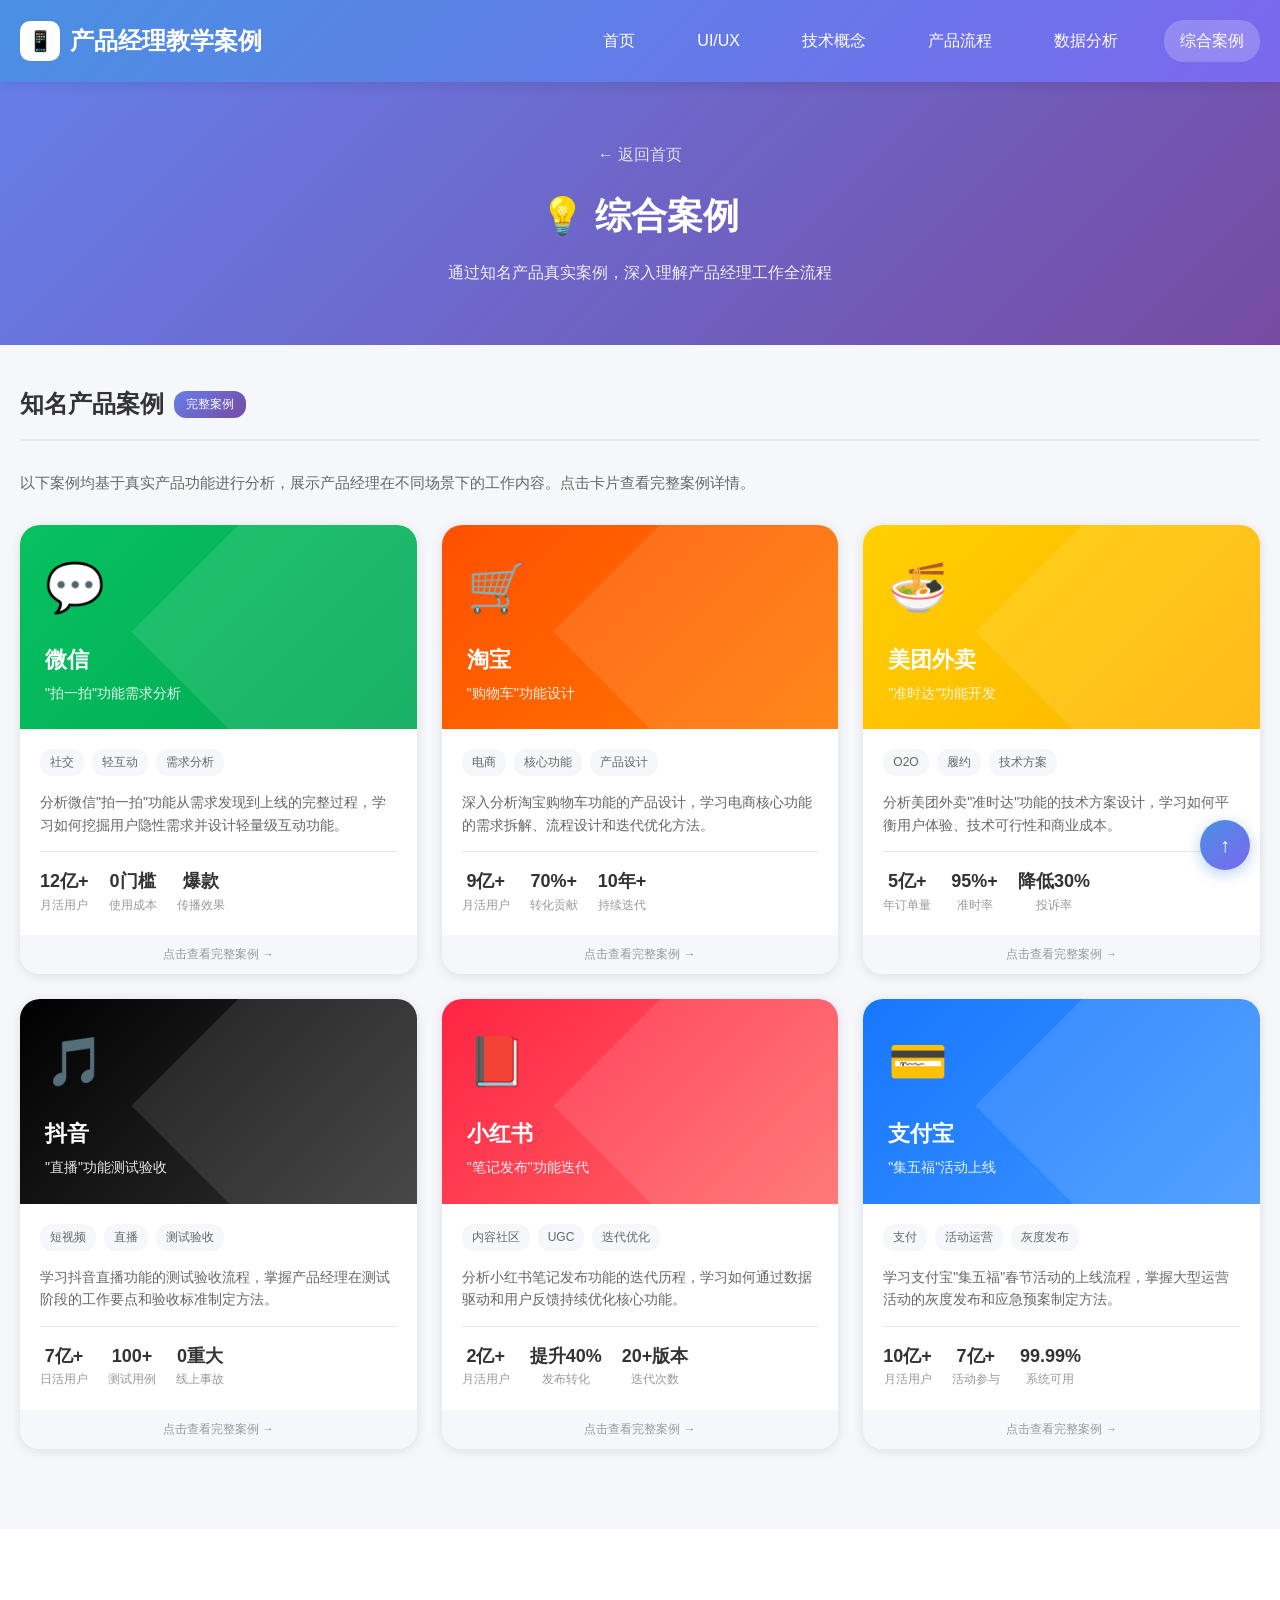
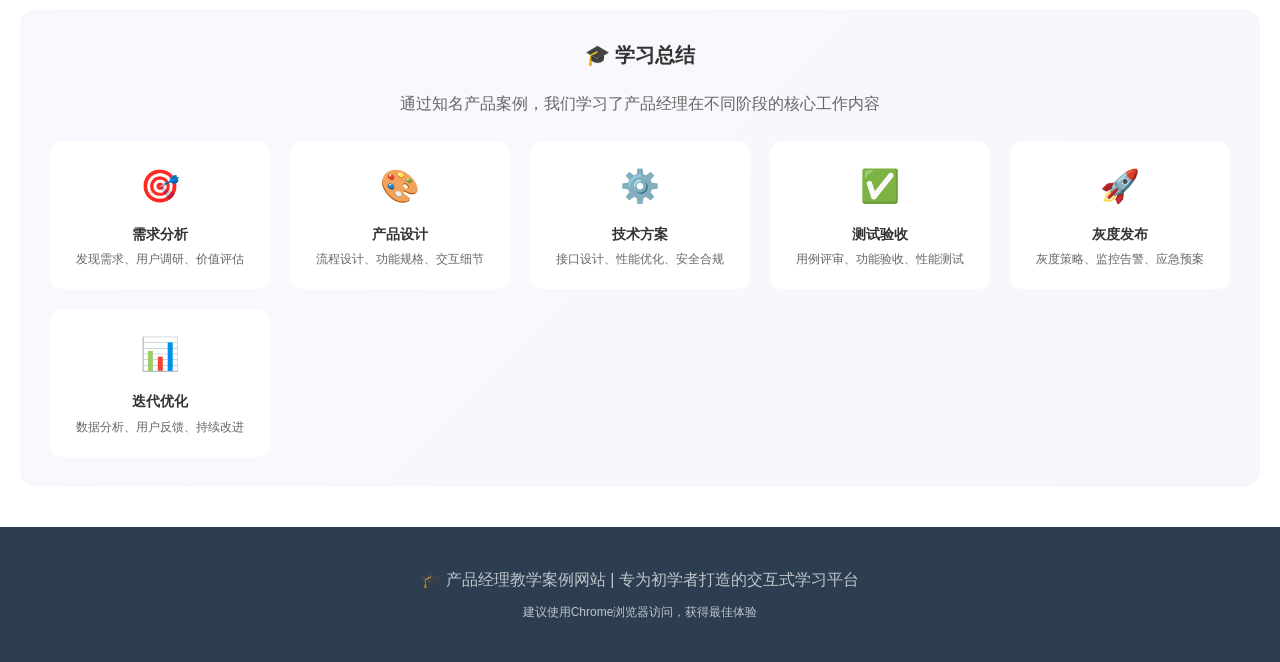
<file: components/case-study.html>
<!DOCTYPE html>
<html lang="zh-CN">
<head>
    <meta charset="UTF-8">
    <meta name="viewport" content="width=device-width, initial-scale=1.0">
    <title>综合案例 - 产品经理教学案例</title>
    <style>
        * {
            margin: 0;
            padding: 0;
            box-sizing: border-box;
        }
        
        :root {
            --primary-color: #4A90E2;
            --secondary-color: #7B68EE;
            --success-color: #52C41A;
            --warning-color: #FAAD14;
            --error-color: #FF4D4F;
            --text-primary: #333333;
            --text-secondary: #666666;
            --text-light: #999999;
            --bg-light: #F5F7FA;
            --bg-white: #FFFFFF;
            --border-color: #E8E8E8;
            --shadow: 0 2px 12px rgba(0, 0, 0, 0.1);
            --shadow-hover: 0 4px 20px rgba(0, 0, 0, 0.15);
        }
        
        body {
            font-family: -apple-system, BlinkMacSystemFont, 'Segoe UI', 'PingFang SC', 'Hiragino Sans GB', 'Microsoft YaHei', sans-serif;
            background: var(--bg-light);
            color: var(--text-primary);
            line-height: 1.6;
        }
        
        .container {
            max-width: 1400px;
            margin: 0 auto;
            padding: 0 20px;
        }
        
        header {
            background: linear-gradient(135deg, var(--primary-color), var(--secondary-color));
            color: white;
            padding: 20px 0;
            position: sticky;
            top: 0;
            z-index: 1000;
            box-shadow: var(--shadow);
        }
        
        .header-content {
            display: flex;
            justify-content: space-between;
            align-items: center;
        }
        
        .logo {
            font-size: 24px;
            font-weight: bold;
            display: flex;
            align-items: center;
            gap: 10px;
        }
        
        .logo-icon {
            width: 40px;
            height: 40px;
            background: white;
            border-radius: 10px;
            display: flex;
            align-items: center;
            justify-content: center;
            font-size: 20px;
        }
        
        nav {
            display: flex;
            gap: 30px;
        }
        
        nav a {
            color: white;
            text-decoration: none;
            padding: 8px 16px;
            border-radius: 20px;
            transition: all 0.3s;
            font-weight: 500;
        }
        
        nav a:hover, nav a.active {
            background: rgba(255, 255, 255, 0.2);
        }
        
        .page-header {
            background: linear-gradient(135deg, #667eea 0%, #764ba2 100%);
            color: white;
            padding: 60px 0;
            text-align: center;
        }
        
        .page-header h1 {
            font-size: 36px;
            margin-bottom: 15px;
        }
        
        .page-header p {
            font-size: 16px;
            opacity: 0.9;
        }
        
        .section {
            padding: 40px 0;
        }
        
        .section-title {
            display: flex;
            align-items: center;
            gap: 10px;
            margin-bottom: 30px;
            padding-bottom: 15px;
            border-bottom: 2px solid var(--border-color);
        }
        
        .section-title h2 {
            font-size: 24px;
            color: var(--text-primary);
        }
        
        .section-title .badge {
            background: linear-gradient(135deg, #667eea, #764ba2);
            color: white;
            padding: 4px 12px;
            border-radius: 12px;
            font-size: 12px;
        }
        
        .case-grid {
            display: grid;
            grid-template-columns: repeat(auto-fit, minmax(350px, 1fr));
            gap: 25px;
            margin-bottom: 40px;
        }
        
        .case-card {
            background: var(--bg-white);
            border-radius: 20px;
            overflow: hidden;
            box-shadow: var(--shadow);
            transition: all 0.3s;
            cursor: pointer;
        }
        
        .case-card:hover {
            transform: translateY(-5px);
            box-shadow: var(--shadow-hover);
        }
        
        .case-card-header {
            padding: 25px;
            color: white;
            position: relative;
            overflow: hidden;
        }
        
        .case-card-header::before {
            content: '';
            position: absolute;
            top: -50%;
            right: -50%;
            width: 100%;
            height: 200%;
            background: rgba(255, 255, 255, 0.1);
            transform: rotate(45deg);
        }
        
        .case-card-header.wechat {
            background: linear-gradient(135deg, #07C160, #00a854);
        }
        
        .case-card-header.taobao {
            background: linear-gradient(135deg, #FF5000, #FF7A00);
        }
        
        .case-card-header.meituan {
            background: linear-gradient(135deg, #FFD000, #FFB300);
        }
        
        .case-card-header.douyin {
            background: linear-gradient(135deg, #000000, #333333);
        }
        
        .case-card-header.xiaohongshu {
            background: linear-gradient(135deg, #FF2442, #FF6B6B);
        }
        
        .case-card-header.alipay {
            background: linear-gradient(135deg, #1677FF, #4096FF);
        }
        
        .case-icon {
            font-size: 48px;
            margin-bottom: 15px;
        }
        
        .case-name {
            font-size: 22px;
            font-weight: bold;
            margin-bottom: 5px;
        }
        
        .case-slogan {
            font-size: 14px;
            opacity: 0.9;
        }
        
        .case-card-body {
            padding: 20px;
        }
        
        .case-tags {
            display: flex;
            flex-wrap: wrap;
            gap: 8px;
            margin-bottom: 15px;
        }
        
        .case-tag {
            background: var(--bg-light);
            color: var(--text-secondary);
            padding: 4px 10px;
            border-radius: 12px;
            font-size: 12px;
        }
        
        .case-desc {
            font-size: 14px;
            color: var(--text-secondary);
            margin-bottom: 15px;
            line-height: 1.6;
        }
        
        .case-stats {
            display: flex;
            gap: 20px;
            padding-top: 15px;
            border-top: 1px solid var(--border-color);
        }
        
        .case-stat {
            text-align: center;
        }
        
        .case-stat-value {
            font-size: 18px;
            font-weight: bold;
            color: var(--text-primary);
        }
        
        .case-stat-label {
            font-size: 12px;
            color: var(--text-light);
        }
        
        .case-expand-hint {
            text-align: center;
            padding: 10px;
            color: var(--text-light);
            font-size: 12px;
            background: var(--bg-light);
        }
        
        .case-detail {
            display: none;
            background: var(--bg-white);
            border-radius: 20px;
            margin-top: 20px;
            box-shadow: var(--shadow);
            overflow: hidden;
        }
        
        .case-detail.active {
            display: block;
            animation: slideDown 0.3s ease;
        }
        
        @keyframes slideDown {
            from {
                opacity: 0;
                transform: translateY(-20px);
            }
            to {
                opacity: 1;
                transform: translateY(0);
            }
        }
        
        .detail-header {
            background: linear-gradient(135deg, #f5f7fa, #e8ecf1);
            padding: 20px 30px;
            display: flex;
            justify-content: space-between;
            align-items: center;
        }
        
        .detail-title {
            font-size: 20px;
            font-weight: bold;
            display: flex;
            align-items: center;
            gap: 10px;
        }
        
        .detail-close {
            width: 36px;
            height: 36px;
            border-radius: 50%;
            background: white;
            border: none;
            font-size: 20px;
            cursor: pointer;
            display: flex;
            align-items: center;
            justify-content: center;
            box-shadow: 0 2px 8px rgba(0, 0, 0, 0.1);
            transition: all 0.3s;
        }
        
        .detail-close:hover {
            background: var(--error-color);
            color: white;
        }
        
        .detail-tabs {
            display: flex;
            background: var(--bg-light);
            border-bottom: 1px solid var(--border-color);
            overflow-x: auto;
        }
        
        .detail-tab {
            padding: 15px 25px;
            font-size: 14px;
            font-weight: 500;
            color: var(--text-secondary);
            cursor: pointer;
            border-bottom: 3px solid transparent;
            transition: all 0.3s;
            white-space: nowrap;
        }
        
        .detail-tab:hover {
            color: var(--text-primary);
            background: rgba(102, 126, 234, 0.1);
        }
        
        .detail-tab.active {
            color: #667eea;
            border-bottom-color: #667eea;
            background: white;
        }
        
        .detail-content {
            padding: 30px;
        }
        
        .detail-panel {
            display: none;
        }
        
        .detail-panel.active {
            display: block;
            animation: fadeIn 0.3s ease;
        }
        
        @keyframes fadeIn {
            from { opacity: 0; }
            to { opacity: 1; }
        }
        
        .detail-section {
            margin-bottom: 30px;
        }
        
        .detail-section h4 {
            font-size: 16px;
            color: #667eea;
            margin-bottom: 15px;
            display: flex;
            align-items: center;
            gap: 8px;
        }
        
        .detail-section ul {
            list-style: none;
        }
        
        .detail-section li {
            padding: 10px 0;
            border-bottom: 1px dashed var(--border-color);
            font-size: 14px;
            color: var(--text-secondary);
        }
        
        .detail-section li:last-child {
            border-bottom: none;
        }
        
        .detail-section li strong {
            color: var(--text-primary);
        }
        
        .doc-box {
            background: var(--bg-light);
            border-radius: 12px;
            padding: 20px;
            margin: 15px 0;
        }
        
        .doc-box h5 {
            font-size: 14px;
            color: var(--text-primary);
            margin-bottom: 12px;
        }
        
        .doc-table {
            width: 100%;
            border-collapse: collapse;
            font-size: 13px;
        }
        
        .doc-table th,
        .doc-table td {
            padding: 10px 12px;
            border: 1px solid var(--border-color);
            text-align: left;
        }
        
        .doc-table th {
            background: white;
            font-weight: 600;
        }
        
        .doc-table tr:nth-child(even) {
            background: white;
        }
        
        .flow-diagram {
            background: white;
            border-radius: 12px;
            padding: 20px;
            margin: 15px 0;
        }
        
        .flow-steps {
            display: flex;
            align-items: center;
            justify-content: center;
            gap: 8px;
            flex-wrap: wrap;
        }
        
        .flow-step {
            background: linear-gradient(135deg, #f5f7fa, #e8ecf1);
            padding: 10px 16px;
            border-radius: 8px;
            font-size: 13px;
            font-weight: 500;
        }
        
        .flow-step.highlight {
            background: linear-gradient(135deg, #667eea, #764ba2);
            color: white;
        }
        
        .flow-arrow {
            font-size: 16px;
            color: var(--text-light);
        }
        
        .knowledge-tip {
            background: linear-gradient(135deg, rgba(102, 126, 234, 0.1), rgba(118, 75, 162, 0.1));
            border-left: 4px solid #667eea;
            padding: 15px 20px;
            border-radius: 0 8px 8px 0;
            margin: 15px 0;
            font-size: 14px;
        }
        
        .knowledge-tip strong {
            color: #667eea;
        }
        
        .prd-preview {
            background: #1e1e1e;
            color: #d4d4d4;
            font-family: 'Courier New', monospace;
            padding: 20px;
            border-radius: 12px;
            font-size: 13px;
            line-height: 1.8;
            overflow-x: auto;
        }
        
        .prd-preview .comment {
            color: #6a9955;
        }
        
        .prd-preview .keyword {
            color: #569cd6;
        }
        
        .prd-preview .string {
            color: #ce9178;
        }
        
        .prd-preview .number {
            color: #b5cea8;
        }
        
        .back-link {
            display: inline-flex;
            align-items: center;
            gap: 5px;
            color: white;
            text-decoration: none;
            margin-bottom: 20px;
            opacity: 0.8;
            transition: opacity 0.3s;
        }
        
        .back-link:hover {
            opacity: 1;
        }
        
        footer {
            background: #2C3E50;
            color: white;
            padding: 40px 0;
            text-align: center;
        }
        
        footer p {
            opacity: 0.7;
        }
        
        .summary-box {
            background: linear-gradient(135deg, rgba(102, 126, 234, 0.05), rgba(118, 75, 162, 0.05));
            border-radius: 16px;
            padding: 30px;
            margin-top: 40px;
        }
        
        .summary-box h3 {
            font-size: 20px;
            margin-bottom: 20px;
            text-align: center;
        }
        
        .summary-grid {
            display: grid;
            grid-template-columns: repeat(auto-fit, minmax(200px, 1fr));
            gap: 20px;
        }
        
        .summary-item {
            background: white;
            border-radius: 12px;
            padding: 20px;
            text-align: center;
        }
        
        .summary-icon {
            font-size: 32px;
            margin-bottom: 10px;
        }
        
        .summary-title {
            font-size: 14px;
            font-weight: 600;
            margin-bottom: 5px;
        }
        
        .summary-desc {
            font-size: 12px;
            color: var(--text-secondary);
        }
        
        .priority-p0 {
            color: #ff4d4f;
            font-weight: bold;
        }
        
        .priority-p1 {
            color: #faad14;
            font-weight: bold;
        }
        
        .priority-p2 {
            color: #52c41a;
            font-weight: bold;
        }
        
        .method-get {
            background: #61affe;
            color: white;
            padding: 2px 6px;
            border-radius: 4px;
            font-size: 11px;
        }
        
        .method-post {
            background: #49cc90;
            color: white;
            padding: 2px 6px;
            border-radius: 4px;
            font-size: 11px;
        }
        
        @media (max-width: 768px) {
            .header-content {
                flex-direction: column;
                gap: 15px;
            }
            
            nav {
                flex-wrap: wrap;
                justify-content: center;
                gap: 10px;
            }
            
            .page-header h1 {
                font-size: 28px;
            }
            
            .case-grid {
                grid-template-columns: 1fr;
            }
            
            .flow-steps {
                flex-direction: column;
            }
            
            .flow-arrow {
                transform: rotate(90deg);
            }
            
            .detail-tabs {
                flex-wrap: nowrap;
            }
        }
    </style>
</head>
<body>
    <header>
        <div class="container header-content">
            <div class="logo">
                <div class="logo-icon">📱</div>
                <span>产品经理教学案例</span>
            </div>
            <nav>
                <a href="../index.html?view=chanpin">首页</a>
                <a href="ui-components.html">UI/UX</a>
                <a href="tech-concepts.html">技术概念</a>
                <a href="product-flow.html">产品流程</a>
                <a href="data-analysis.html">数据分析</a>
                <a href="case-study.html" class="active">综合案例</a>
            </nav>
        </div>
    </header>
    
    <section class="page-header">
        <div class="container">
            <a href="../index.html?view=chanpin" class="back-link">← 返回首页</a>
            <h1>💡 综合案例</h1>
            <p>通过知名产品真实案例，深入理解产品经理工作全流程</p>
        </div>
    </section>
    
    <section class="section">
        <div class="container">
            <div class="section-title">
                <h2>知名产品案例</h2>
                <span class="badge">完整案例</span>
            </div>
            
            <p style="color: var(--text-secondary); margin-bottom: 30px; font-size: 15px;">
                以下案例均基于真实产品功能进行分析，展示产品经理在不同场景下的工作内容。点击卡片查看完整案例详情。
            </p>
            
            <div class="case-grid">
                <div class="case-card" onclick="showCaseDetail('wechat')">
                    <div class="case-card-header wechat">
                        <div class="case-icon">💬</div>
                        <div class="case-name">微信</div>
                        <div class="case-slogan">"拍一拍"功能需求分析</div>
                    </div>
                    <div class="case-card-body">
                        <div class="case-tags">
                            <span class="case-tag">社交</span>
                            <span class="case-tag">轻互动</span>
                            <span class="case-tag">需求分析</span>
                        </div>
                        <div class="case-desc">
                            分析微信"拍一拍"功能从需求发现到上线的完整过程，学习如何挖掘用户隐性需求并设计轻量级互动功能。
                        </div>
                        <div class="case-stats">
                            <div class="case-stat">
                                <div class="case-stat-value">12亿+</div>
                                <div class="case-stat-label">月活用户</div>
                            </div>
                            <div class="case-stat">
                                <div class="case-stat-value">0门槛</div>
                                <div class="case-stat-label">使用成本</div>
                            </div>
                            <div class="case-stat">
                                <div class="case-stat-value">爆款</div>
                                <div class="case-stat-label">传播效果</div>
                            </div>
                        </div>
                    </div>
                    <div class="case-expand-hint">点击查看完整案例 →</div>
                </div>
                
                <div class="case-card" onclick="showCaseDetail('taobao')">
                    <div class="case-card-header taobao">
                        <div class="case-icon">🛒</div>
                        <div class="case-name">淘宝</div>
                        <div class="case-slogan">"购物车"功能设计</div>
                    </div>
                    <div class="case-card-body">
                        <div class="case-tags">
                            <span class="case-tag">电商</span>
                            <span class="case-tag">核心功能</span>
                            <span class="case-tag">产品设计</span>
                        </div>
                        <div class="case-desc">
                            深入分析淘宝购物车功能的产品设计，学习电商核心功能的需求拆解、流程设计和迭代优化方法。
                        </div>
                        <div class="case-stats">
                            <div class="case-stat">
                                <div class="case-stat-value">9亿+</div>
                                <div class="case-stat-label">月活用户</div>
                            </div>
                            <div class="case-stat">
                                <div class="case-stat-value">70%+</div>
                                <div class="case-stat-label">转化贡献</div>
                            </div>
                            <div class="case-stat">
                                <div class="case-stat-value">10年+</div>
                                <div class="case-stat-label">持续迭代</div>
                            </div>
                        </div>
                    </div>
                    <div class="case-expand-hint">点击查看完整案例 →</div>
                </div>
                
                <div class="case-card" onclick="showCaseDetail('meituan')">
                    <div class="case-card-header meituan">
                        <div class="case-icon">🍜</div>
                        <div class="case-name">美团外卖</div>
                        <div class="case-slogan">"准时达"功能开发</div>
                    </div>
                    <div class="case-card-body">
                        <div class="case-tags">
                            <span class="case-tag">O2O</span>
                            <span class="case-tag">履约</span>
                            <span class="case-tag">技术方案</span>
                        </div>
                        <div class="case-desc">
                            分析美团外卖"准时达"功能的技术方案设计，学习如何平衡用户体验、技术可行性和商业成本。
                        </div>
                        <div class="case-stats">
                            <div class="case-stat">
                                <div class="case-stat-value">5亿+</div>
                                <div class="case-stat-label">年订单量</div>
                            </div>
                            <div class="case-stat">
                                <div class="case-stat-value">95%+</div>
                                <div class="case-stat-label">准时率</div>
                            </div>
                            <div class="case-stat">
                                <div class="case-stat-value">降低30%</div>
                                <div class="case-stat-label">投诉率</div>
                            </div>
                        </div>
                    </div>
                    <div class="case-expand-hint">点击查看完整案例 →</div>
                </div>
                
                <div class="case-card" onclick="showCaseDetail('douyin')">
                    <div class="case-card-header douyin">
                        <div class="case-icon">🎵</div>
                        <div class="case-name">抖音</div>
                        <div class="case-slogan">"直播"功能测试验收</div>
                    </div>
                    <div class="case-card-body">
                        <div class="case-tags">
                            <span class="case-tag">短视频</span>
                            <span class="case-tag">直播</span>
                            <span class="case-tag">测试验收</span>
                        </div>
                        <div class="case-desc">
                            学习抖音直播功能的测试验收流程，掌握产品经理在测试阶段的工作要点和验收标准制定方法。
                        </div>
                        <div class="case-stats">
                            <div class="case-stat">
                                <div class="case-stat-value">7亿+</div>
                                <div class="case-stat-label">日活用户</div>
                            </div>
                            <div class="case-stat">
                                <div class="case-stat-value">100+</div>
                                <div class="case-stat-label">测试用例</div>
                            </div>
                            <div class="case-stat">
                                <div class="case-stat-value">0重大</div>
                                <div class="case-stat-label">线上事故</div>
                            </div>
                        </div>
                    </div>
                    <div class="case-expand-hint">点击查看完整案例 →</div>
                </div>
                
                <div class="case-card" onclick="showCaseDetail('xiaohongshu')">
                    <div class="case-card-header xiaohongshu">
                        <div class="case-icon">📕</div>
                        <div class="case-name">小红书</div>
                        <div class="case-slogan">"笔记发布"功能迭代</div>
                    </div>
                    <div class="case-card-body">
                        <div class="case-tags">
                            <span class="case-tag">内容社区</span>
                            <span class="case-tag">UGC</span>
                            <span class="case-tag">迭代优化</span>
                        </div>
                        <div class="case-desc">
                            分析小红书笔记发布功能的迭代历程，学习如何通过数据驱动和用户反馈持续优化核心功能。
                        </div>
                        <div class="case-stats">
                            <div class="case-stat">
                                <div class="case-stat-value">2亿+</div>
                                <div class="case-stat-label">月活用户</div>
                            </div>
                            <div class="case-stat">
                                <div class="case-stat-value">提升40%</div>
                                <div class="case-stat-label">发布转化</div>
                            </div>
                            <div class="case-stat">
                                <div class="case-stat-value">20+版本</div>
                                <div class="case-stat-label">迭代次数</div>
                            </div>
                        </div>
                    </div>
                    <div class="case-expand-hint">点击查看完整案例 →</div>
                </div>
                
                <div class="case-card" onclick="showCaseDetail('alipay')">
                    <div class="case-card-header alipay">
                        <div class="case-icon">💳</div>
                        <div class="case-name">支付宝</div>
                        <div class="case-slogan">"集五福"活动上线</div>
                    </div>
                    <div class="case-card-body">
                        <div class="case-tags">
                            <span class="case-tag">支付</span>
                            <span class="case-tag">活动运营</span>
                            <span class="case-tag">灰度发布</span>
                        </div>
                        <div class="case-desc">
                            学习支付宝"集五福"春节活动的上线流程，掌握大型运营活动的灰度发布和应急预案制定方法。
                        </div>
                        <div class="case-stats">
                            <div class="case-stat">
                                <div class="case-stat-value">10亿+</div>
                                <div class="case-stat-label">月活用户</div>
                            </div>
                            <div class="case-stat">
                                <div class="case-stat-value">7亿+</div>
                                <div class="case-stat-label">活动参与</div>
                            </div>
                            <div class="case-stat">
                                <div class="case-stat-value">99.99%</div>
                                <div class="case-stat-label">系统可用</div>
                            </div>
                        </div>
                    </div>
                    <div class="case-expand-hint">点击查看完整案例 →</div>
                </div>
            </div>
            
            <div class="case-detail" id="detail-wechat">
                <div class="detail-header">
                    <div class="detail-title">
                        <span>💬</span>
                        <span>微信"拍一拍"功能需求分析</span>
                    </div>
                    <button class="detail-close" onclick="closeCaseDetail()">×</button>
                </div>
                <div class="detail-tabs">
                    <div class="detail-tab active" onclick="showDetailPanel(this, 'wechat-requirement')">需求背景</div>
                    <div class="detail-tab" onclick="showDetailPanel(this, 'wechat-design')">产品设计</div>
                    <div class="detail-tab" onclick="showDetailPanel(this, 'wechat-doc')">需求文档</div>
                    <div class="detail-tab" onclick="showDetailPanel(this, 'wechat-insight')">产品思考</div>
                </div>
                <div class="detail-content">
                    <div class="detail-panel active" id="wechat-requirement">
                        <div class="detail-section">
                            <h4>🎯 需求来源</h4>
                            <ul>
                                <li><strong>发现场景：</strong>产品经理观察到用户在群聊中经常使用"戳一戳"等第三方表情包，但缺乏原生的轻量级互动方式</li>
                                <li><strong>用户痛点：</strong>想引起某人注意但不想发消息，或者想活跃群气氛但不知道说什么</li>
                                <li><strong>竞品参考：</strong>QQ的"抖动窗口"、钉钉的"钉一下"、Telegram的"nudge"</li>
                                <li><strong>需求类型：</strong>用户隐性需求，用户不会主动提，但功能上线后使用率极高</li>
                            </ul>
                        </div>
                        
                        <div class="detail-section">
                            <h4>👥 用户画像分析</h4>
                            <div class="doc-box">
                                <table class="doc-table">
                                    <tr>
                                        <th>用户类型</th>
                                        <th>使用场景</th>
                                        <th>需求特点</th>
                                    </tr>
                                    <tr>
                                        <td>年轻用户（18-25岁）</td>
                                        <td>群聊互动、朋友间玩耍</td>
                                        <td>追求趣味性、喜欢新功能</td>
                                    </tr>
                                    <tr>
                                        <td>职场用户（25-35岁）</td>
                                        <td>提醒同事、工作群活跃</td>
                                        <td>需要得体的提醒方式</td>
                                    </tr>
                                    <tr>
                                        <td>家庭用户（35岁+）</td>
                                        <td>家庭群互动、提醒家人</td>
                                        <td>操作简单、不会打扰</td>
                                    </tr>
                                </table>
                            </div>
                        </div>
                        
                        <div class="detail-section">
                            <h4>📊 需求价值评估</h4>
                            <ul>
                                <li><strong>用户价值：</strong>提供一种低门槛、不打扰的互动方式，满足"想引起注意但不想发消息"的需求</li>
                                <li><strong>产品价值：</strong>增强社交粘性，提升群聊活跃度，增加产品趣味性</li>
                                <li><strong>商业价值：</strong>间接提升用户活跃度和留存，为后续功能迭代积累数据</li>
                                <li><strong>开发成本：</strong>低，主要是客户端改动，不涉及复杂后端逻辑</li>
                            </ul>
                        </div>
                        
                        <div class="knowledge-tip">
                            <strong>💡 学习要点：</strong>好需求往往来自对用户行为的深度观察，而不是用户直接告诉你。产品经理要有"洞察力"，发现用户自己都没意识到的需求。
                        </div>
                    </div>
                    
                    <div class="detail-panel" id="wechat-design">
                        <div class="detail-section">
                            <h4>🔄 核心流程设计</h4>
                            <div class="flow-diagram">
                                <div class="flow-steps">
                                    <div class="flow-step">群聊界面</div>
                                    <div class="flow-arrow">→</div>
                                    <div class="flow-step">双击头像</div>
                                    <div class="flow-arrow">→</div>
                                    <div class="flow-step highlight">触发拍一拍</div>
                                    <div class="flow-arrow">→</div>
                                    <div class="flow-step">群内提示</div>
                                    <div class="flow-arrow">→</div>
                                    <div class="flow-step">对方收到震动</div>
                                </div>
                            </div>
                        </div>
                        
                        <div class="detail-section">
                            <h4>📱 交互设计要点</h4>
                            <ul>
                                <li><strong>触发方式：</strong>双击用户头像，符合用户直觉，学习成本低</li>
                                <li><strong>视觉反馈：</strong>"你拍了拍XXX"文字提示，头像抖动动画</li>
                                <li><strong>触觉反馈：</strong>被拍者手机轻微震动，不打扰但能感知</li>
                                <li><strong>后缀功能：</strong>可自定义"拍了拍XXX的XXX"，增加趣味性</li>
                                <li><strong>隐私设计：</strong>所有人可见，但不强提醒，不会产生未读</li>
                            </ul>
                        </div>
                        
                        <div class="detail-section">
                            <h4>⚙️ 功能规格说明</h4>
                            <div class="doc-box">
                                <table class="doc-table">
                                    <tr>
                                        <th>功能点</th>
                                        <th>规格说明</th>
                                    </tr>
                                    <tr>
                                        <td>触发条件</td>
                                        <td>双击群成员头像，两次点击间隔<500ms</td>
                                    </tr>
                                    <tr>
                                        <td>频率限制</td>
                                        <td>同一对象10秒内只能拍一次，防止骚扰</td>
                                    </tr>
                                    <tr>
                                        <td>后缀设置</td>
                                        <td>最多8个汉字，支持emoji，审核敏感词</td>
                                    </tr>
                                    <tr>
                                        <td>消息存储</td>
                                        <td>不入库存储，仅本地展示，退出群聊后消失</td>
                                    </tr>
                                    <tr>
                                        <td>兼容性</td>
                                        <td>旧版本显示为普通文本消息</td>
                                    </tr>
                                </table>
                            </div>
                        </div>
                        
                        <div class="knowledge-tip">
                            <strong>💡 学习要点：</strong>功能设计要考虑"边界情况"：频率限制防骚扰、旧版本兼容、敏感词过滤等。好的设计不仅是"能用"，更要"好用且安全"。
                        </div>
                    </div>
                    
                    <div class="detail-panel" id="wechat-doc">
                        <h4>📄 需求文档片段</h4>
                        <div class="prd-preview">
<span class="comment">/* 微信"拍一拍"功能需求文档 */</span>

<span class="keyword">功能名称：</span>拍一拍
<span class="keyword">需求类型：</span>新功能
<span class="keyword">优先级：</span>P1
<span class="keyword">负责人：</span>微信产品团队

<span class="comment">// 一、需求背景</span>
用户在群聊场景中，经常需要引起某人注意，但直接发消息可能过于正式或打扰。
现有方案：@提醒（过于正式）、私聊（切换成本高）、发表情包（需要找图）。
需要一个轻量级、有趣的互动方式。

<span class="comment">// 二、功能描述</span>
<span class="keyword">入口：</span>群聊界面，双击群成员头像
<span class="keyword">行为：</span>
  - 触发者：看到"你拍了拍XXX"提示
  - 被拍者：手机震动，看到"XXX拍了拍你"提示
  - 群成员：看到"XXX拍了拍XXX"提示

<span class="comment">// 三、后缀功能（V2迭代）</span>
用户可设置自己的拍一拍后缀：
  - 路径：我 → 设置 → 个人信息 → 拍一拍
  - 示例：设置后缀"的脑袋"
  - 效果：显示"XXX拍了拍我的脑袋"

<span class="comment">// 四、边界条件</span>
<span class="keyword">防骚扰：</span>
  - 同一对象10秒内只能拍一次
  - 被拍者可设置"不接受拍一拍"（暂未上线）

<span class="keyword">敏感词：</span>
  - 后缀内容需经过敏感词过滤
  - 触发敏感词时提示"后缀包含敏感词，请修改"

<span class="comment">// 五、数据埋点</span>
<span class="keyword">核心指标：</span>
  - 日均拍一拍次数
  - 拍一拍用户渗透率
  - 后缀设置率
  - 功能使用留存
                        </div>
                    </div>
                    
                    <div class="detail-panel" id="wechat-insight">
                        <div class="detail-section">
                            <h4>🧠 产品经理视角</h4>
                            <ul>
                                <li><strong>为什么是"双击"而不是"长按"？</strong>双击更轻量，长按容易误触，且双击有"敲击"的隐喻，符合"拍"的语义</li>
                                <li><strong>为什么群内所有人可见？</strong>增加社交趣味性，让"拍一拍"成为一种公开的互动仪式，而非私密提醒</li>
                                <li><strong>后缀功能的设计巧思：</strong>让用户可以自定义，产生"拍了拍我的肚子"、"拍了拍我的钱包"等趣味玩法，自发传播</li>
                                <li><strong>为什么不上线"关闭拍一拍"？</strong>保持功能的纯粹性，如果允许关闭会降低社交互动的完整性</li>
                            </ul>
                        </div>
                        
                        <div class="detail-section">
                            <h4>📈 上线效果</h4>
                            <ul>
                                <li><strong>传播效果：</strong>上线当天刷屏朋友圈，"拍了拍XXX的XXX"成为热门话题</li>
                                <li><strong>使用数据：</strong>上线一周内，超过50%的用户尝试过拍一拍功能</li>
                                <li><strong>用户反馈：</strong>整体正面，认为功能有趣、无压力；少数反馈希望增加关闭选项</li>
                                <li><strong>后续迭代：</strong>增加了后缀设置、拍了拍提示音等增强功能</li>
                            </ul>
                        </div>
                        
                        <div class="knowledge-tip">
                            <strong>💡 学习要点：</strong>小功能也能产生大影响。"拍一拍"开发成本很低，但通过巧妙的设计，成为微信的标志性功能之一。产品经理要善于发现"小而美"的机会。
                        </div>
                    </div>
                </div>
            </div>
            
            <div class="case-detail" id="detail-taobao">
                <div class="detail-header">
                    <div class="detail-title">
                        <span>🛒</span>
                        <span>淘宝"购物车"功能设计</span>
                    </div>
                    <button class="detail-close" onclick="closeCaseDetail()">×</button>
                </div>
                <div class="detail-tabs">
                    <div class="detail-tab active" onclick="showDetailPanel(this, 'taobao-requirement')">需求背景</div>
                    <div class="detail-tab" onclick="showDetailPanel(this, 'taobao-design')">产品设计</div>
                    <div class="detail-tab" onclick="showDetailPanel(this, 'taobao-doc')">需求文档</div>
                    <div class="detail-tab" onclick="showDetailPanel(this, 'taobao-insight')">产品思考</div>
                </div>
                <div class="detail-content">
                    <div class="detail-panel active" id="taobao-requirement">
                        <div class="detail-section">
                            <h4>🎯 功能定位</h4>
                            <ul>
                                <li><strong>核心价值：</strong>帮助用户暂存心仪商品，方便对比和批量结算</li>
                                <li><strong>用户场景：</strong>浏览时先加入购物车，决策后批量购买；多店铺商品合并结算</li>
                                <li><strong>商业价值：</strong>购物车是电商转化的核心环节，直接影响GMV</li>
                                <li><strong>数据表现：</strong>购物车用户转化率是非购物车用户的3-5倍</li>
                            </ul>
                        </div>
                        
                        <div class="detail-section">
                            <h4>👥 用户需求分析</h4>
                            <div class="doc-box">
                                <table class="doc-table">
                                    <tr>
                                        <th>需求类型</th>
                                        <th>具体需求</th>
                                        <th>优先级</th>
                                    </tr>
                                    <tr>
                                        <td>基础需求</td>
                                        <td>添加商品、查看商品、删除商品、结算</td>
                                        <td><span class="priority-p0">P0</span></td>
                                    </tr>
                                    <tr>
                                        <td>期望需求</td>
                                        <td>批量操作、店铺分组、降价提醒</td>
                                        <td><span class="priority-p1">P1</span></td>
                                    </tr>
                                    <tr>
                                        <td>兴奋需求</td>
                                        <td>智能推荐、凑单计算、历史价格</td>
                                        <td><span class="priority-p2">P2</span></td>
                                    </tr>
                                </table>
                            </div>
                        </div>
                        
                        <div class="detail-section">
                            <h4>📊 竞品分析</h4>
                            <ul>
                                <li><strong>京东购物车：</strong>支持跨店铺合并结算，有"降价提醒"功能</li>
                                <li><strong>拼多多购物车：</strong>简化版，强调"拼单"属性，没有复杂功能</li>
                                <li><strong>差异化策略：</strong>淘宝购物车强调"发现"属性，增加推荐位，提升客单价</li>
                            </ul>
                        </div>
                        
                        <div class="knowledge-tip">
                            <strong>💡 学习要点：</strong>核心功能的需求分析要深入，不能只看表面。购物车不只是"暂存"，还承担着"决策辅助"、"促销触达"、"转化提升"等多重角色。
                        </div>
                    </div>
                    
                    <div class="detail-panel" id="taobao-design">
                        <div class="detail-section">
                            <h4>📱 页面结构设计</h4>
                            <div class="flow-diagram">
                                <div class="flow-steps">
                                    <div class="flow-step">顶部：搜索+筛选</div>
                                    <div class="flow-arrow">→</div>
                                    <div class="flow-step highlight">商品列表（按店铺分组）</div>
                                    <div class="flow-arrow">→</div>
                                    <div class="flow-step">底部：全选+合计+结算</div>
                                </div>
                            </div>
                        </div>
                        
                        <div class="detail-section">
                            <h4>🔄 核心交互流程</h4>
                            <ul>
                                <li><strong>添加商品：</strong>商品详情页点击"加入购物车"，toast提示"已加入"，支持选择规格</li>
                                <li><strong>编辑商品：</strong>左滑删除，点击规格修改，数量加减</li>
                                <li><strong>批量操作：</strong>长按进入编辑模式，支持全选、删除、移入收藏夹</li>
                                <li><strong>结算流程：</strong>勾选商品 → 点击结算 → 确认订单 → 支付</li>
                            </ul>
                        </div>
                        
                        <div class="detail-section">
                            <h4>⚙️ 功能规格说明</h4>
                            <div class="doc-box">
                                <table class="doc-table">
                                    <tr>
                                        <th>功能点</th>
                                        <th>规格说明</th>
                                    </tr>
                                    <tr>
                                        <td>商品上限</td>
                                        <td>最多120个商品，超出提示清理</td>
                                    </tr>
                                    <tr>
                                        <td>失效商品</td>
                                        <td>置灰显示，支持一键清理</td>
                                    </tr>
                                    <tr>
                                        <td>降价提醒</td>
                                        <td>商品降价时红点提示，push通知</td>
                                    </tr>
                                    <tr>
                                        <td>库存预警</td>
                                        <td>库存<5件时提示"仅剩X件"</td>
                                    </tr>
                                    <tr>
                                        <td>优惠展示</td>
                                        <td>显示店铺优惠、跨店满减、优惠券</td>
                                    </tr>
                                </table>
                            </div>
                        </div>
                        
                        <div class="knowledge-tip">
                            <strong>💡 学习要点：</strong>电商产品要特别关注"转化漏斗"。购物车的每个设计细节都可能影响转化率：失效商品处理、优惠信息展示、结算按钮位置等。
                        </div>
                    </div>
                    
                    <div class="detail-panel" id="taobao-doc">
                        <h4>📄 需求文档片段</h4>
                        <div class="prd-preview">
<span class="comment">/* 淘宝购物车功能需求文档 */</span>

<span class="keyword">功能名称：</span>购物车
<span class="keyword">需求类型：</span>核心功能迭代
<span class="keyword">优先级：</span>P0
<span class="keyword">版本：</span>V10.5.0

<span class="comment">// 一、功能概述</span>
购物车是用户购买决策的重要环节，本次迭代目标：
  - 提升购物车到结算的转化率（目标+5%）
  - 降低购物车放弃率（目标-10%）
  - 提升客单价（目标+8%）

<span class="comment">// 二、页面结构</span>

<span class="keyword">【顶部区域】</span>
  - 搜索框：支持搜索购物车内商品
  - 筛选：按店铺、降价、失效筛选
  - 管理按钮：进入编辑模式

<span class="keyword">【商品列表】</span>
  - 按店铺分组展示
  - 店铺头部：店铺名、店铺优惠、全选本店
  - 商品项：图片、标题、规格、价格、数量
  - 促销标签：限时折扣、满减、优惠券

<span class="keyword">【底部区域】</span>
  - 全选复选框
  - 合计金额（已选X件，合计￥XXX）
  - 结算按钮（红色高亮）

<span class="comment">// 三、核心功能规则</span>

<span class="keyword">【商品排序】</span>
  - 默认按加入时间倒序
  - 失效商品置底
  - 降价商品可置顶（用户设置）

<span class="keyword">【价格计算】</span>
  - 实时计算选中商品总价
  - 自动匹配最优优惠组合
  - 显示已省金额

<span class="keyword">【失效商品】</span>
  - 商品下架/无货时置灰
  - 显示"宝贝已失效"
  - 提供"清理失效宝贝"按钮

<span class="comment">// 四、数据埋点</span>
<span class="keyword">核心指标：</span>
  - 购物车添加率（商品详情页→加入购物车）
  - 购物车转化率（购物车→结算→支付）
  - 平均购物车商品数
  - 失效商品占比
                        </div>
                    </div>
                    
                    <div class="detail-panel" id="taobao-insight">
                        <div class="detail-section">
                            <h4>🧠 产品经理视角</h4>
                            <ul>
                                <li><strong>为什么按店铺分组？</strong>方便用户理解订单结构，也便于展示店铺级优惠，提升客单价</li>
                                <li><strong>为什么有商品上限？</strong>性能考虑，也引导用户及时决策，避免"囤积"行为</li>
                                <li><strong>失效商品怎么处理？</strong>不自动删除，因为可能恢复上架；提供一键清理，减少用户操作成本</li>
                                <li><strong>优惠信息如何展示？</strong>自动计算最优组合，让用户"省钱看得见"，促进转化</li>
                            </ul>
                        </div>
                        
                        <div class="detail-section">
                            <h4>📈 迭代历程</h4>
                            <ul>
                                <li><strong>V1.0：</strong>基础购物车功能，添加、删除、结算</li>
                                <li><strong>V2.0：</strong>店铺分组、批量操作、降价提醒</li>
                                <li><strong>V3.0：</strong>优惠自动计算、凑单推荐</li>
                                <li><strong>V4.0：</strong>智能推荐、历史价格、库存预警</li>
                                <li><strong>持续迭代：</strong>根据数据反馈优化细节，如结算按钮位置、优惠信息展示方式等</li>
                            </ul>
                        </div>
                        
                        <div class="knowledge-tip">
                            <strong>💡 学习要点：</strong>核心功能需要持续迭代。淘宝购物车经历了10多年的演进，每个细节都经过数据验证。产品经理要有"长期主义"思维，不断优化核心体验。
                        </div>
                    </div>
                </div>
            </div>
            
            <div class="case-detail" id="detail-meituan">
                <div class="detail-header">
                    <div class="detail-title">
                        <span>🍜</span>
                        <span>美团外卖"准时达"功能开发</span>
                    </div>
                    <button class="detail-close" onclick="closeCaseDetail()">×</button>
                </div>
                <div class="detail-tabs">
                    <div class="detail-tab active" onclick="showDetailPanel(this, 'meituan-requirement')">需求背景</div>
                    <div class="detail-tab" onclick="showDetailPanel(this, 'meituan-tech')">技术方案</div>
                    <div class="detail-tab" onclick="showDetailPanel(this, 'meituan-doc')">需求文档</div>
                    <div class="detail-tab" onclick="showDetailPanel(this, 'meituan-insight')">产品思考</div>
                </div>
                <div class="detail-content">
                    <div class="detail-panel active" id="meituan-requirement">
                        <div class="detail-section">
                            <h4>🎯 业务背景</h4>
                            <ul>
                                <li><strong>用户痛点：</strong>外卖配送时间不确定，用户焦虑等待，投诉率高</li>
                                <li><strong>商家痛点：</strong>配送超时影响评分，骑手调度不合理</li>
                                <li><strong>平台痛点：</strong>超时投诉成本高，用户信任度下降</li>
                                <li><strong>市场机会：</strong>差异化服务，提升用户体验和平台竞争力</li>
                            </ul>
                        </div>
                        
                        <div class="detail-section">
                            <h4>📊 问题分析</h4>
                            <div class="doc-box">
                                <table class="doc-table">
                                    <tr>
                                        <th>问题类型</th>
                                        <th>具体表现</th>
                                        <th>影响</th>
                                    </tr>
                                    <tr>
                                        <td>时间预估不准</td>
                                        <td>预计30分钟，实际45分钟</td>
                                        <td>用户焦虑、投诉</td>
                                    </tr>
                                    <tr>
                                        <td>信息不透明</td>
                                        <td>不知道骑手位置、进度</td>
                                        <td>用户不确定、重复催单</td>
                                    </tr>
                                    <tr>
                                        <td>异常处理差</td>
                                        <td>超时无补偿、无解释</td>
                                        <td>用户流失、差评</td>
                                    </tr>
                                </table>
                            </div>
                        </div>
                        
                        <div class="detail-section">
                            <h4>💡 解决方案</h4>
                            <ul>
                                <li><strong>精准预估：</strong>基于历史数据和实时路况，预估配送时间误差<5分钟</li>
                                <li><strong>实时追踪：</strong>骑手位置实时展示，关键节点推送通知</li>
                                <li><strong>准时承诺：</strong>超时自动赔付，建立用户信任</li>
                                <li><strong>异常预警：</strong>提前识别可能超时的订单，主动沟通</li>
                            </ul>
                        </div>
                        
                        <div class="knowledge-tip">
                            <strong>💡 学习要点：</strong>O2O产品的核心是"履约"。用户下单只是开始，如何保证服务按时、按质交付，才是真正考验产品经理能力的地方。
                        </div>
                    </div>
                    
                    <div class="detail-panel" id="meituan-tech">
                        <div class="detail-section">
                            <h4>🏗️ 系统架构</h4>
                            <div class="flow-diagram">
                                <div class="flow-steps">
                                    <div class="flow-step">用户下单</div>
                                    <div class="flow-arrow">→</div>
                                    <div class="flow-step highlight">ETA预测引擎</div>
                                    <div class="flow-arrow">→</div>
                                    <div class="flow-step">骑手调度系统</div>
                                    <div class="flow-arrow">→</div>
                                    <div class="flow-step">实时追踪</div>
                                    <div class="flow-arrow">→</div>
                                    <div class="flow-step">超时赔付</div>
                                </div>
                            </div>
                        </div>
                        
                        <div class="detail-section">
                            <h4>📡 核心接口设计</h4>
                            <div class="doc-box">
                                <table class="doc-table">
                                    <tr>
                                        <th>接口名称</th>
                                        <th>方法</th>
                                        <th>路径</th>
                                        <th>说明</th>
                                    </tr>
                                    <tr>
                                        <td>预估送达时间</td>
                                        <td><span class="method-get">GET</span></td>
                                        <td>/api/v1/eta/predict</td>
                                        <td>基于地址和商品预估送达时间</td>
                                    </tr>
                                    <tr>
                                        <td>骑手位置</td>
                                        <td><span class="method-get">GET</span></td>
                                        <td>/api/v1/rider/location</td>
                                        <td>获取骑手实时位置</td>
                                    </tr>
                                    <tr>
                                        <td>订单状态推送</td>
                                        <td><span class="method-post">POST</span></td>
                                        <td>/api/v1/order/push</td>
                                        <td>推送订单状态变更</td>
                                    </tr>
                                    <tr>
                                        <td>超时赔付</td>
                                        <td><span class="method-post">POST</span></td>
                                        <td>/api/v1/compensation/timeout</td>
                                        <td>超时自动赔付</td>
                                    </tr>
                                </table>
                            </div>
                        </div>
                        
                        <div class="detail-section">
                            <h4>🧮 ETA预测算法</h4>
                            <ul>
                                <li><strong>数据输入：</strong>商家备餐时间、骑手配送距离、实时路况、天气、历史数据</li>
                                <li><strong>算法模型：</strong>机器学习模型（XGBoost），持续学习优化</li>
                                <li><strong>准确率：</strong>预测误差<5分钟的订单占比>90%</li>
                                <li><strong>兜底策略：</strong>算法异常时使用历史平均值+安全余量</li>
                            </ul>
                        </div>
                        
                        <div class="knowledge-tip">
                            <strong>💡 学习要点：</strong>产品经理不需要会写算法，但要理解算法的输入、输出和边界。知道什么数据能帮助算法更准确，知道算法可能出错的地方并设计兜底方案。
                        </div>
                    </div>
                    
                    <div class="detail-panel" id="meituan-doc">
                        <h4>📄 需求文档片段</h4>
                        <div class="prd-preview">
<span class="comment">/* 美团外卖"准时达"功能需求文档 */</span>

<span class="keyword">功能名称：</span>准时达
<span class="keyword">需求类型：</span>新功能
<span class="keyword">优先级：</span>P0
<span class="keyword">版本：</span>V7.0.0

<span class="comment">// 一、功能概述</span>
为用户提供精准的配送时间预估和超时赔付服务，
提升用户对外卖配送的信任度和满意度。

<span class="comment">// 二、核心功能</span>

<span class="keyword">【精准预估】</span>
  - 下单时展示预计送达时间
  - 时间格式："预计XX:XX送达"
  - 误差范围：±5分钟
  - 实时更新：遇到异常情况自动更新预估时间

<span class="keyword">【实时追踪】</span>
  - 地图展示骑手位置
  - 关键节点推送：
    - 骑手已接单
    - 骑手已到店
    - 骑手已取餐
    - 骑手距您X米
    - 订单已送达

<span class="keyword">【准时承诺】</span>
  - 超时10分钟：赔付5元红包
  - 超时20分钟：赔付10元红包
  - 超时30分钟：全额退款+20元红包
  - 自动赔付，无需用户申请

<span class="comment">// 三、异常处理</span>

<span class="keyword">【恶劣天气】</span>
  - 自动延长预估时间
  - 暂停准时承诺
  - 提示"天气原因可能延迟"

<span class="keyword">【商家出餐慢】</span>
  - 识别异常商家
  - 自动延长预估时间
  - 推送"商家正在备餐，请耐心等待"

<span class="keyword">【骑手异常】</span>
  - 骑手事故/故障
  - 自动改派其他骑手
  - 推送通知用户

<span class="comment">// 四、数据指标</span>
<span class="keyword">核心指标：</span>
  - ETA准确率（误差<5分钟）
  - 准时送达率
  - 超时投诉率
  - 赔付成本占比
                        </div>
                    </div>
                    
                    <div class="detail-panel" id="meituan-insight">
                        <div class="detail-section">
                            <h4>🧠 产品经理视角</h4>
                            <ul>
                                <li><strong>为什么敢承诺准时？</strong>基于数据和技术能力，准确率足够高，赔付成本可控</li>
                                <li><strong>赔付会不会被薅羊毛？</strong>设置合理门槛，监控异常订单，恶意用户风控处理</li>
                                <li><strong>恶劣天气怎么办？</strong>自动识别并暂停承诺，保护骑手安全，管理用户预期</li>
                                <li><strong>如何平衡效率和体验？</strong>不是一味追求快，而是"准"，让用户可预期</li>
                            </ul>
                        </div>
                        
                        <div class="detail-section">
                            <h4>📈 上线效果</h4>
                            <ul>
                                <li><strong>用户满意度：</strong>准时达订单满意度提升15%</li>
                                <li><strong>投诉率：</strong>配送相关投诉下降30%</li>
                                <li><strong>复购率：</strong>准时达用户复购率提升10%</li>
                                <li><strong>赔付成本：</strong>占订单金额0.5%，在可控范围内</li>
                            </ul>
                        </div>
                        
                        <div class="knowledge-tip">
                            <strong>💡 学习要点：</strong>好的产品功能要平衡用户价值、技术可行性和商业成本。"准时达"之所以能做成，是因为技术能力到位、赔付成本可控、用户价值明确。
                        </div>
                    </div>
                </div>
            </div>
            
            <div class="case-detail" id="detail-douyin">
                <div class="detail-header">
                    <div class="detail-title">
                        <span>🎵</span>
                        <span>抖音"直播"功能测试验收</span>
                    </div>
                    <button class="detail-close" onclick="closeCaseDetail()">×</button>
                </div>
                <div class="detail-tabs">
                    <div class="detail-tab active" onclick="showDetailPanel(this, 'douyin-requirement')">功能背景</div>
                    <div class="detail-tab" onclick="showDetailPanel(this, 'douyin-test')">测试方案</div>
                    <div class="detail-tab" onclick="showDetailPanel(this, 'douyin-accept')">验收标准</div>
                    <div class="detail-tab" onclick="showDetailPanel(this, 'douyin-insight')">产品思考</div>
                </div>
                <div class="detail-content">
                    <div class="detail-panel active" id="douyin-requirement">
                        <div class="detail-section">
                            <h4>🎯 功能背景</h4>
                            <ul>
                                <li><strong>业务目标：</strong>拓展直播业务，提升用户停留时长和变现能力</li>
                                <li><strong>功能范围：</strong>直播开播、观看、互动（点赞/评论/送礼）、连麦、带货</li>
                                <li><strong>技术挑战：</strong>高并发、低延迟、音视频同步、弱网适配</li>
                                <li><strong>质量要求：</strong>重大功能，上线后不能有重大Bug</li>
                            </ul>
                        </div>
                        
                        <div class="detail-section">
                            <h4>📋 测试范围</h4>
                            <div class="doc-box">
                                <table class="doc-table">
                                    <tr>
                                        <th>模块</th>
                                        <th>测试重点</th>
                                        <th>风险等级</th>
                                    </tr>
                                    <tr>
                                        <td>开播流程</td>
                                        <td>开播成功、封面设置、美颜滤镜</td>
                                        <td><span style="color: #ff4d4f;">高</span></td>
                                    </tr>
                                    <tr>
                                        <td>观看体验</td>
                                        <td>延迟、卡顿、清晰度切换</td>
                                        <td><span style="color: #ff4d4f;">高</span></td>
                                    </tr>
                                    <tr>
                                        <td>互动功能</td>
                                        <td>点赞、评论、送礼、连麦</td>
                                        <td><span style="color: #faad14;">中</span></td>
                                    </tr>
                                    <tr>
                                        <td>异常处理</td>
                                        <td>断网重连、弱网、内存泄漏</td>
                                        <td><span style="color: #ff4d4f;">高</span></td>
                                    </tr>
                                </table>
                            </div>
                        </div>
                        
                        <div class="knowledge-tip">
                            <strong>💡 学习要点：</strong>测试验收是产品上线前的最后一道关卡。产品经理要参与测试用例评审，确保测试覆盖所有核心场景和边界情况。
                        </div>
                    </div>
                    
                    <div class="detail-panel" id="douyin-test">
                        <div class="detail-section">
                            <h4>📝 测试用例设计</h4>
                            <div class="doc-box">
                                <h5>开播功能测试用例</h5>
                                <table class="doc-table">
                                    <tr>
                                        <th>用例ID</th>
                                        <th>测试场景</th>
                                        <th>预期结果</th>
                                        <th>优先级</th>
                                    </tr>
                                    <tr>
                                        <td>TC001</td>
                                        <td>正常开播（有权限用户）</td>
                                        <td>开播成功，进入直播页面</td>
                                        <td>P0</td>
                                    </tr>
                                    <tr>
                                        <td>TC002</td>
                                        <td>无权限用户开播</td>
                                        <td>提示"暂无开播权限"</td>
                                        <td>P0</td>
                                    </tr>
                                    <tr>
                                        <td>TC003</td>
                                        <td>开播时网络异常</td>
                                        <td>提示网络错误，支持重试</td>
                                        <td>P0</td>
                                    </tr>
                                    <tr>
                                        <td>TC004</td>
                                        <td>设置直播封面</td>
                                        <td>封面正常显示</td>
                                        <td>P1</td>
                                    </tr>
                                    <tr>
                                        <td>TC005</td>
                                        <td>开启美颜滤镜</td>
                                        <td>美颜效果生效</td>
                                        <td>P1</td>
                                    </tr>
                                </table>
                            </div>
                        </div>
                        
                        <div class="detail-section">
                            <h4>🔬 性能测试</h4>
                            <ul>
                                <li><strong>延迟测试：</strong>端到端延迟<3秒（正常网络）</li>
                                <li><strong>卡顿测试：</strong>10分钟直播卡顿次数<3次</li>
                                <li><strong>内存测试：</strong>直播1小时内存增长<100MB</li>
                                <li><strong>电量测试：</strong>直播1小时耗电<15%</li>
                                <li><strong>发热测试：</strong>直播30分钟温度升高<10℃</li>
                            </ul>
                        </div>
                        
                        <div class="detail-section">
                            <h4>🌐 兼容性测试</h4>
                            <ul>
                                <li><strong>iOS：</strong>iOS 12.0以上，iPhone 6s以上机型</li>
                                <li><strong>Android：</strong>Android 5.0以上，主流品牌TOP 20机型</li>
                                <li><strong>弱网测试：</strong>2G/3G/4G/WiFi切换，丢包率5%/10%/20%</li>
                            </ul>
                        </div>
                        
                        <div class="knowledge-tip">
                            <strong>💡 学习要点：</strong>直播类功能对性能要求极高。产品经理要关注延迟、卡顿、耗电等用户体验指标，这些直接影响用户留存。
                        </div>
                    </div>
                    
                    <div class="detail-panel" id="douyin-accept">
                        <div class="detail-section">
                            <h4>✅ 验收标准</h4>
                            <div class="doc-box">
                                <table class="doc-table">
                                    <tr>
                                        <th>验收项</th>
                                        <th>标准</th>
                                        <th>验收方式</th>
                                    </tr>
                                    <tr>
                                        <td>功能完整性</td>
                                        <td>所有P0用例100%通过</td>
                                        <td>测试报告</td>
                                    </tr>
                                    <tr>
                                        <td>Bug修复</td>
                                        <td>无P0/P1级Bug，P2级Bug<5个</td>
                                        <td>Bug列表</td>
                                    </tr>
                                    <tr>
                                        <td>性能指标</td>
                                        <td>延迟<3秒，卡顿率<1%</td>
                                        <td>性能报告</td>
                                    </tr>
                                    <tr>
                                        <td>兼容性</td>
                                        <td>TOP 20机型100%通过</td>
                                        <td>兼容报告</td>
                                    </tr>
                                    <tr>
                                        <td>安全合规</td>
                                        <td>内容审核、隐私合规</td>
                                        <td>安全报告</td>
                                    </tr>
                                </table>
                            </div>
                        </div>
                        
                        <div class="detail-section">
                            <h4>🔍 产品经理验收清单</h4>
                            <ul>
                                <li><strong>核心流程走查：</strong>从用户视角完整走一遍开播-观看-互动流程</li>
                                <li><strong>边界场景验证：</strong>断网、弱网、后台切换、来电中断等</li>
                                <li><strong>文案检查：</strong>所有文案无错别字，符合产品调性</li>
                                <li><strong>埋点验证：</strong>核心埋点数据正常上报</li>
                                <li><strong>竞品对比：</strong>与竞品对比体验，无明显差距</li>
                            </ul>
                        </div>
                        
                        <div class="knowledge-tip">
                            <strong>💡 学习要点：</strong>验收不只是"看功能能不能用"，而是要站在用户角度，验证"体验是否达标"。产品经理要有"吹毛求疵"的精神。
                        </div>
                    </div>
                    
                    <div class="detail-panel" id="douyin-insight">
                        <div class="detail-section">
                            <h4>🧠 产品经理视角</h4>
                            <ul>
                                <li><strong>为什么要参与测试？</strong>测试人员关注"功能是否正常"，产品经理要关注"体验是否达标"</li>
                                <li><strong>Bug优先级怎么定？</strong>影响核心流程的P0，影响次要功能的P1，体验问题的P2</li>
                                <li><strong>什么Bug可以带病上线？</strong>非核心功能、影响面小、有规避方案的Bug，但要评估风险</li>
                                <li><strong>上线后怎么监控？</strong>核心指标实时监控，异常告警，准备好回滚方案</li>
                            </ul>
                        </div>
                        
                        <div class="detail-section">
                            <h4>📊 上线后数据</h4>
                            <ul>
                                <li><strong>线上Bug：</strong>0个P0/P1 Bug，3个P2 Bug（后续版本修复）</li>
                                <li><strong>用户反馈：</strong>正面评价占比95%</li>
                                <li><strong>性能数据：</strong>平均延迟2.1秒，卡顿率0.3%</li>
                                <li><strong>业务数据：</strong>首日开播用户10万+</li>
                            </ul>
                        </div>
                        
                        <div class="knowledge-tip">
                            <strong>💡 学习要点：</strong>测试验收是产品经理的重要工作。不要完全依赖测试人员，产品经理要亲自验收核心流程，对产品质量负责。
                        </div>
                    </div>
                </div>
            </div>
            
            <div class="case-detail" id="detail-xiaohongshu">
                <div class="detail-header">
                    <div class="detail-title">
                        <span>📕</span>
                        <span>小红书"笔记发布"功能迭代</span>
                    </div>
                    <button class="detail-close" onclick="closeCaseDetail()">×</button>
                </div>
                <div class="detail-tabs">
                    <div class="detail-tab active" onclick="showDetailPanel(this, 'xiaohongshu-requirement')">迭代背景</div>
                    <div class="detail-tab" onclick="showDetailPanel(this, 'xiaohongshu-data')">数据分析</div>
                    <div class="detail-tab" onclick="showDetailPanel(this, 'xiaohongshu-iteration')">迭代方案</div>
                    <div class="detail-tab" onclick="showDetailPanel(this, 'xiaohongshu-insight')">产品思考</div>
                </div>
                <div class="detail-content">
                    <div class="detail-panel active" id="xiaohongshu-requirement">
                        <div class="detail-section">
                            <h4>🎯 迭代背景</h4>
                            <ul>
                                <li><strong>核心问题：</strong>笔记发布转化率低，很多用户在发布流程中流失</li>
                                <li><strong>数据表现：</strong>从"开始发布"到"发布成功"转化率仅35%</li>
                                <li><strong>用户反馈：</strong>发布流程复杂、不知道写什么、图片编辑功能弱</li>
                                <li><strong>业务影响：</strong>UGC内容供给不足，影响社区活跃度</li>
                            </ul>
                        </div>
                        
                        <div class="detail-section">
                            <h4>📊 漏斗分析</h4>
                            <div class="flow-diagram">
                                <div style="width: 100%; max-width: 500px; margin: 0 auto;">
                                    <div style="display: flex; align-items: center; margin-bottom: 10px;">
                                        <div style="width: 80px; font-size: 13px; color: var(--text-secondary);">点击发布</div>
                                        <div style="flex: 1; height: 35px; background: linear-gradient(90deg, #FF2442, #FF6B6B); border-radius: 4px; display: flex; align-items: center; padding: 0 15px; color: white; font-size: 13px;">100% (10000人)</div>
                                    </div>
                                    <div style="display: flex; align-items: center; margin-bottom: 10px;">
                                        <div style="width: 80px; font-size: 13px; color: var(--text-secondary);">选择图片</div>
                                        <div style="flex: 1; height: 35px; background: linear-gradient(90deg, #FF6B6B, #FFA07A); border-radius: 4px; display: flex; align-items: center; padding: 0 15px; color: white; font-size: 13px; width: 75%;">75% (7500人)</div>
                                    </div>
                                    <div style="display: flex; align-items: center; margin-bottom: 10px;">
                                        <div style="width: 80px; font-size: 13px; color: var(--text-secondary);">编辑图片</div>
                                        <div style="flex: 1; height: 35px; background: linear-gradient(90deg, #FFA07A, #FFD700); border-radius: 4px; display: flex; align-items: center; padding: 0 15px; color: white; font-size: 13px; width: 55%;">55% (5500人)</div>
                                    </div>
                                    <div style="display: flex; align-items: center; margin-bottom: 10px;">
                                        <div style="width: 80px; font-size: 13px; color: var(--text-secondary);">填写内容</div>
                                        <div style="flex: 1; height: 35px; background: linear-gradient(90deg, #FFD700, #98FB98); border-radius: 4px; display: flex; align-items: center; padding: 0 15px; color: white; font-size: 13px; width: 45%;">45% (4500人)</div>
                                    </div>
                                    <div style="display: flex; align-items: center;">
                                        <div style="width: 80px; font-size: 13px; color: var(--text-secondary);">发布成功</div>
                                        <div style="flex: 1; height: 35px; background: linear-gradient(90deg, #98FB98, #00CED1); border-radius: 4px; display: flex; align-items: center; padding: 0 15px; color: white; font-size: 13px; width: 35%;">35% (3500人)</div>
                                    </div>
                                </div>
                            </div>
                        </div>
                        
                        <div class="knowledge-tip">
                            <strong>💡 学习要点：</strong>迭代优化要从数据出发。通过漏斗分析找到流失最严重的环节，针对性优化，比"拍脑袋"决策更有效。
                        </div>
                    </div>
                    
                    <div class="detail-panel" id="xiaohongshu-data">
                        <div class="detail-section">
                            <h4>📈 数据分析</h4>
                            <div class="doc-box">
                                <table class="doc-table">
                                    <tr>
                                        <th>流失环节</th>
                                        <th>流失率</th>
                                        <th>用户反馈</th>
                                        <th>优化方向</th>
                                    </tr>
                                    <tr>
                                        <td>选择图片</td>
                                        <td>25%</td>
                                        <td>不知道选什么图、相册太乱</td>
                                        <td>智能推荐、相册优化</td>
                                    </tr>
                                    <tr>
                                        <td>编辑图片</td>
                                        <td>20%</td>
                                        <td>滤镜少、贴纸不好看</td>
                                        <td>丰富编辑工具</td>
                                    </tr>
                                    <tr>
                                        <td>填写内容</td>
                                        <td>10%</td>
                                        <td>不知道写什么、标题难起</td>
                                        <td>内容引导、智能标题</td>
                                    </tr>
                                    <tr>
                                        <td>发布提交</td>
                                        <td>10%</td>
                                        <td>标签太多、话题难选</td>
                                        <td>简化标签、智能推荐</td>
                                    </tr>
                                </table>
                            </div>
                        </div>
                        
                        <div class="detail-section">
                            <h4>🔍 用户调研</h4>
                            <ul>
                                <li><strong>新手用户：</strong>"不知道发什么内容，怕没人看"</li>
                                <li><strong>活跃用户：</strong>"编辑功能太基础，想要更多滤镜和贴纸"</li>
                                <li><strong>创作者用户：</strong>"标签选择太繁琐，希望能智能推荐"</li>
                            </ul>
                        </div>
                        
                        <div class="knowledge-tip">
                            <strong>💡 学习要点：</strong>数据分析+用户调研，才能找到真正的问题。数据告诉你"哪里流失"，用户调研告诉你"为什么流失"。
                        </div>
                    </div>
                    
                    <div class="detail-panel" id="xiaohongshu-iteration">
                        <div class="detail-section">
                            <h4>📋 迭代方案</h4>
                            <div class="doc-box">
                                <table class="doc-table">
                                    <tr>
                                        <th>版本</th>
                                        <th>优化内容</th>
                                        <th>预期效果</th>
                                    </tr>
                                    <tr>
                                        <td>V1</td>
                                        <td>简化发布流程，减少必填项</td>
                                        <td>转化率+5%</td>
                                    </tr>
                                    <tr>
                                        <td>V2</td>
                                        <td>新增内容引导、模板推荐</td>
                                        <td>转化率+8%</td>
                                    </tr>
                                    <tr>
                                        <td>V3</td>
                                        <td>丰富图片编辑工具</td>
                                        <td>编辑完成率+10%</td>
                                    </tr>
                                    <tr>
                                        <td>V4</td>
                                        <td>智能标签推荐、话题推荐</td>
                                        <td>发布成功率+7%</td>
                                    </tr>
                                </table>
                            </div>
                        </div>
                        
                        <div class="detail-section">
                            <h4>🔄 V2版本详细设计</h4>
                            <ul>
                                <li><strong>内容引导：</strong>根据图片内容推荐话题和文案模板</li>
                                <li><strong>智能标题：</strong>AI生成标题建议，用户可选择使用</li>
                                <li><strong>模板推荐：</strong>热门笔记模板，一键套用</li>
                                <li><strong>草稿保存：</strong>自动保存草稿，防止意外退出丢失</li>
                            </ul>
                        </div>
                        
                        <div class="knowledge-tip">
                            <strong>💡 学习要点：</strong>迭代要小步快跑。不要一次改太多，分版本逐步优化，每个版本都要有明确的数据目标，上线后验证效果。
                        </div>
                    </div>
                    
                    <div class="detail-panel" id="xiaohongshu-insight">
                        <div class="detail-section">
                            <h4>🧠 产品经理视角</h4>
                            <ul>
                                <li><strong>为什么从发布流程入手？</strong>UGC是社区的核心，发布转化率直接影响内容供给</li>
                                <li><strong>如何平衡简化与功能？</strong>核心功能保留，高级功能折叠，让新手用户无压力</li>
                                <li><strong>AI功能会不会降低内容质量？</strong>AI是辅助，不是替代，用户可选择是否使用</li>
                                <li><strong>如何衡量迭代效果？</strong>核心指标是发布转化率，也要关注内容质量、用户满意度</li>
                            </ul>
                        </div>
                        
                        <div class="detail-section">
                            <h4>📈 迭代效果</h4>
                            <ul>
                                <li><strong>发布转化率：</strong>从35%提升到55%（+57%）</li>
                                <li><strong>日均发布量：</strong>提升40%</li>
                                <li><strong>新用户发布率：</strong>提升30%</li>
                                <li><strong>用户满意度：</strong>NPS提升15分</li>
                            </ul>
                        </div>
                        
                        <div class="knowledge-tip">
                            <strong>💡 学习要点：</strong>产品迭代是持续优化的过程。没有一劳永逸的方案，要根据数据和用户反馈不断调整，让产品越来越好用。
                        </div>
                    </div>
                </div>
            </div>
            
            <div class="case-detail" id="detail-alipay">
                <div class="detail-header">
                    <div class="detail-title">
                        <span>💳</span>
                        <span>支付宝"集五福"活动上线</span>
                    </div>
                    <button class="detail-close" onclick="closeCaseDetail()">×</button>
                </div>
                <div class="detail-tabs">
                    <div class="detail-tab active" onclick="showDetailPanel(this, 'alipay-requirement')">活动背景</div>
                    <div class="detail-tab" onclick="showDetailPanel(this, 'alipay-release')">灰度发布</div>
                    <div class="detail-tab" onclick="showDetailPanel(this, 'alipay-emergency')">应急预案</div>
                    <div class="detail-tab" onclick="showDetailPanel(this, 'alipay-insight')">产品思考</div>
                </div>
                <div class="detail-content">
                    <div class="detail-panel active" id="alipay-requirement">
                        <div class="detail-section">
                            <h4>🎯 活动背景</h4>
                            <ul>
                                <li><strong>活动目标：</strong>春节营销，提升用户活跃度和品牌认知</li>
                                <li><strong>活动形式：</strong>集齐五福卡，除夕夜瓜分红包</li>
                                <li><strong>参与规模：</strong>预计7亿+用户参与</li>
                                <li><strong>技术挑战：</strong>高并发、高可用、资金安全</li>
                            </ul>
                        </div>
                        
                        <div class="detail-section">
                            <h4>📊 活动数据预估</h4>
                            <div class="doc-box">
                                <table class="doc-table">
                                    <tr>
                                        <th>指标</th>
                                        <th>预估数据</th>
                                        <th>峰值预估</th>
                                    </tr>
                                    <tr>
                                        <td>参与用户</td>
                                        <td>7亿+</td>
                                        <td>-</td>
                                    </tr>
                                    <tr>
                                        <td>日活用户</td>
                                        <td>3亿+</td>
                                        <td>除夕夜5亿+</td>
                                    </tr>
                                    <tr>
                                        <td>福卡交换QPS</td>
                                        <td>10万/秒</td>
                                        <td>100万/秒</td>
                                    </tr>
                                    <tr>
                                        <td>红包发放</td>
                                        <td>7亿笔</td>
                                        <td>除夕夜10分钟内</td>
                                    </tr>
                                </table>
                            </div>
                        </div>
                        
                        <div class="knowledge-tip">
                            <strong>💡 学习要点：</strong>大型运营活动的产品经理，要有"大促思维"：高并发、高可用、应急预案。一个小Bug可能影响上亿用户。
                        </div>
                    </div>
                    
                    <div class="detail-panel" id="alipay-release">
                        <div class="detail-section">
                            <h4>🚀 灰度发布策略</h4>
                            <div class="flow-diagram">
                                <div class="flow-steps">
                                    <div class="flow-step">内部测试</div>
                                    <div class="flow-arrow">→</div>
                                    <div class="flow-step">小范围灰度<br><small>1%用户</small></div>
                                    <div class="flow-arrow">→</div>
                                    <div class="flow-step highlight">扩大灰度<br><small>10%用户</small></div>
                                    <div class="flow-arrow">→</div>
                                    <div class="flow-step">全量发布</div>
                                </div>
                            </div>
                        </div>
                        
                        <div class="detail-section">
                            <h4>📋 灰度发布计划</h4>
                            <div class="doc-box">
                                <table class="doc-table">
                                    <tr>
                                        <th>阶段</th>
                                        <th>时间</th>
                                        <th>范围</th>
                                        <th>监控重点</th>
                                    </tr>
                                    <tr>
                                        <td>内部测试</td>
                                        <td>D-7</td>
                                        <td>内部员工</td>
                                        <td>功能正确性</td>
                                    </tr>
                                    <tr>
                                        <td>小范围灰度</td>
                                        <td>D-5</td>
                                        <td>1%用户</td>
                                        <td>性能、异常率</td>
                                    </tr>
                                    <tr>
                                        <td>扩大灰度</td>
                                        <td>D-3</td>
                                        <td>10%用户</td>
                                        <td>系统稳定性</td>
                                    </tr>
                                    <tr>
                                        <td>全量发布</td>
                                        <td>D-1</td>
                                        <td>100%用户</td>
                                        <td>全量监控</td>
                                    </tr>
                                </table>
                            </div>
                        </div>
                        
                        <div class="detail-section">
                            <h4>🔍 灰度监控指标</h4>
                            <ul>
                                <li><strong>业务指标：</strong>参与人数、福卡发放量、交换成功率</li>
                                <li><strong>技术指标：</strong>QPS、响应时间、错误率、服务器负载</li>
                                <li><strong>资金指标：</strong>红包发放金额、异常交易监控</li>
                                <li><strong>用户反馈：</strong>客服投诉量、应用商店评分</li>
                            </ul>
                        </div>
                        
                        <div class="knowledge-tip">
                            <strong>💡 学习要点：</strong>灰度发布是降低风险的关键。从小范围开始，逐步扩大，每个阶段都要有明确的监控指标和回滚标准。
                        </div>
                    </div>
                    
                    <div class="detail-panel" id="alipay-emergency">
                        <div class="detail-section">
                            <h4>🚨 应急预案</h4>
                            <div class="doc-box">
                                <table class="doc-table">
                                    <tr>
                                        <th>风险场景</th>
                                        <th>应对措施</th>
                                        <th>触发条件</th>
                                    </tr>
                                    <tr>
                                        <td>系统崩溃</td>
                                        <td>自动降级、熔断、快速扩容</td>
                                        <td>错误率>1%</td>
                                    </tr>
                                    <tr>
                                        <td>流量超预期</td>
                                        <td>限流、排队、引导错峰</td>
                                        <td>QPS>预估150%</td>
                                    </tr>
                                    <tr>
                                        <td>资金异常</td>
                                        <td>自动冻结、人工审核</td>
                                        <td>异常交易检测</td>
                                    </tr>
                                    <tr>
                                        <td>舆情危机</td>
                                        <td>快速响应、官方声明</td>
                                        <td>负面舆情监测</td>
                                    </tr>
                                </table>
                            </div>
                        </div>
                        
                        <div class="detail-section">
                            <h4>📞 应急响应流程</h4>
                            <ul>
                                <li><strong>发现：</strong>监控告警、用户反馈、舆情监测</li>
                                <li><strong>响应：</strong>15分钟内响应，30分钟内定位问题</li>
                                <li><strong>处理：</strong>技术修复、降级方案、回滚</li>
                                <li><strong>复盘：</strong>事后复盘，沉淀经验</li>
                            </ul>
                        </div>
                        
                        <div class="detail-section">
                            <h4>👥 值班安排</h4>
                            <ul>
                                <li><strong>产品值班：</strong>除夕夜全员值班，随时响应</li>
                                <li><strong>技术值班：</strong>核心团队现场保障，备用团队远程待命</li>
                                <li><strong>客服值班：</strong>增加客服人力，快速处理用户问题</li>
                                <li><strong>公关值班：</strong>监测舆情，准备公关话术</li>
                            </ul>
                        </div>
                        
                        <div class="knowledge-tip">
                            <strong>💡 学习要点：</strong>应急预案不是"出了问题再想"，而是提前规划好的。每个风险场景都要有对应的处理方案，并提前演练。
                        </div>
                    </div>
                    
                    <div class="detail-panel" id="alipay-insight">
                        <div class="detail-section">
                            <h4>🧠 产品经理视角</h4>
                            <ul>
                                <li><strong>为什么需要灰度发布？</strong>直接全量风险太大，灰度可以在小范围内发现问题，及时修复</li>
                                <li><strong>灰度比例怎么定？</strong>从1%开始，观察24小时无异常再扩大，逐步到10%、50%、100%</li>
                                <li><strong>什么情况需要回滚？</strong>核心功能异常、错误率超标、资金安全问题，宁可回滚也不能带病运行</li>
                                <li><strong>如何平衡体验和稳定性？</strong>稳定性优先，必要时可以降级非核心功能，保核心功能可用</li>
                            </ul>
                        </div>
                        
                        <div class="detail-section">
                            <h4>📈 活动效果</h4>
                            <ul>
                                <li><strong>参与人数：</strong>7.8亿用户参与，超预期</li>
                                <li><strong>系统稳定性：</strong>99.99%可用性，无重大事故</li>
                                <li><strong>峰值QPS：</strong>达到120万/秒，系统稳定运行</li>
                                <li><strong>用户满意度：</strong>活动好评率95%</li>
                            </ul>
                        </div>
                        
                        <div class="knowledge-tip">
                            <strong>💡 学习要点：</strong>大型活动的产品经理，要有"危机意识"。提前想好可能出什么问题，准备好应对方案。宁可备而不用，不可用而无备。
                        </div>
                    </div>
                </div>
            </div>
        </div>
    </section>
    
    <section class="section" style="background: var(--bg-white);">
        <div class="container">
            <div class="summary-box">
                <h3>🎓 学习总结</h3>
                <p style="text-align: center; color: var(--text-secondary); margin-bottom: 25px;">
                    通过知名产品案例，我们学习了产品经理在不同阶段的核心工作内容
                </p>
                <div class="summary-grid">
                    <div class="summary-item">
                        <div class="summary-icon">🎯</div>
                        <div class="summary-title">需求分析</div>
                        <div class="summary-desc">发现需求、用户调研、价值评估</div>
                    </div>
                    <div class="summary-item">
                        <div class="summary-icon">🎨</div>
                        <div class="summary-title">产品设计</div>
                        <div class="summary-desc">流程设计、功能规格、交互细节</div>
                    </div>
                    <div class="summary-item">
                        <div class="summary-icon">⚙️</div>
                        <div class="summary-title">技术方案</div>
                        <div class="summary-desc">接口设计、性能优化、安全合规</div>
                    </div>
                    <div class="summary-item">
                        <div class="summary-icon">✅</div>
                        <div class="summary-title">测试验收</div>
                        <div class="summary-desc">用例评审、功能验收、性能测试</div>
                    </div>
                    <div class="summary-item">
                        <div class="summary-icon">🚀</div>
                        <div class="summary-title">灰度发布</div>
                        <div class="summary-desc">灰度策略、监控告警、应急预案</div>
                    </div>
                    <div class="summary-item">
                        <div class="summary-icon">📊</div>
                        <div class="summary-title">迭代优化</div>
                        <div class="summary-desc">数据分析、用户反馈、持续改进</div>
                    </div>
                </div>
            </div>
        </div>
    </section>
    
    <footer>
        <div class="container">
            <p>🎓 产品经理教学案例网站 | 专为初学者打造的交互式学习平台</p>
            <p style="margin-top: 10px; font-size: 12px;">建议使用Chrome浏览器访问，获得最佳体验</p>
        </div>
    </footer>
    
    <button onclick="scrollToTop()" style="position: fixed; bottom: 30px; right: 30px; width: 50px; height: 50px; border-radius: 50%; background: linear-gradient(135deg, var(--primary-color), var(--secondary-color)); color: white; border: none; font-size: 20px; cursor: pointer; box-shadow: 0 4px 15px rgba(74, 144, 226, 0.4); z-index: 999; transition: all 0.3s;">↑</button>
    
    <script>
        function showCaseDetail(id) {
            document.querySelectorAll('.case-detail').forEach(detail => {
                detail.classList.remove('active');
            });
            
            const targetDetail = document.getElementById('detail-' + id);
            if (targetDetail) {
                targetDetail.classList.add('active');
                targetDetail.scrollIntoView({ behavior: 'smooth', block: 'start' });
            }
        }
        
        function closeCaseDetail() {
            document.querySelectorAll('.case-detail').forEach(detail => {
                detail.classList.remove('active');
            });
        }
        
        function showDetailPanel(tab, panelId) {
            const parent = tab.closest('.case-detail');
            
            parent.querySelectorAll('.detail-tab').forEach(t => t.classList.remove('active'));
            parent.querySelectorAll('.detail-panel').forEach(p => p.classList.remove('active'));
            
            tab.classList.add('active');
            document.getElementById(panelId).classList.add('active');
        }
        
        function scrollToTop() {
            window.scrollTo({ top: 0, behavior: 'smooth' });
        }
    </script>
</body>
</html>
</file>
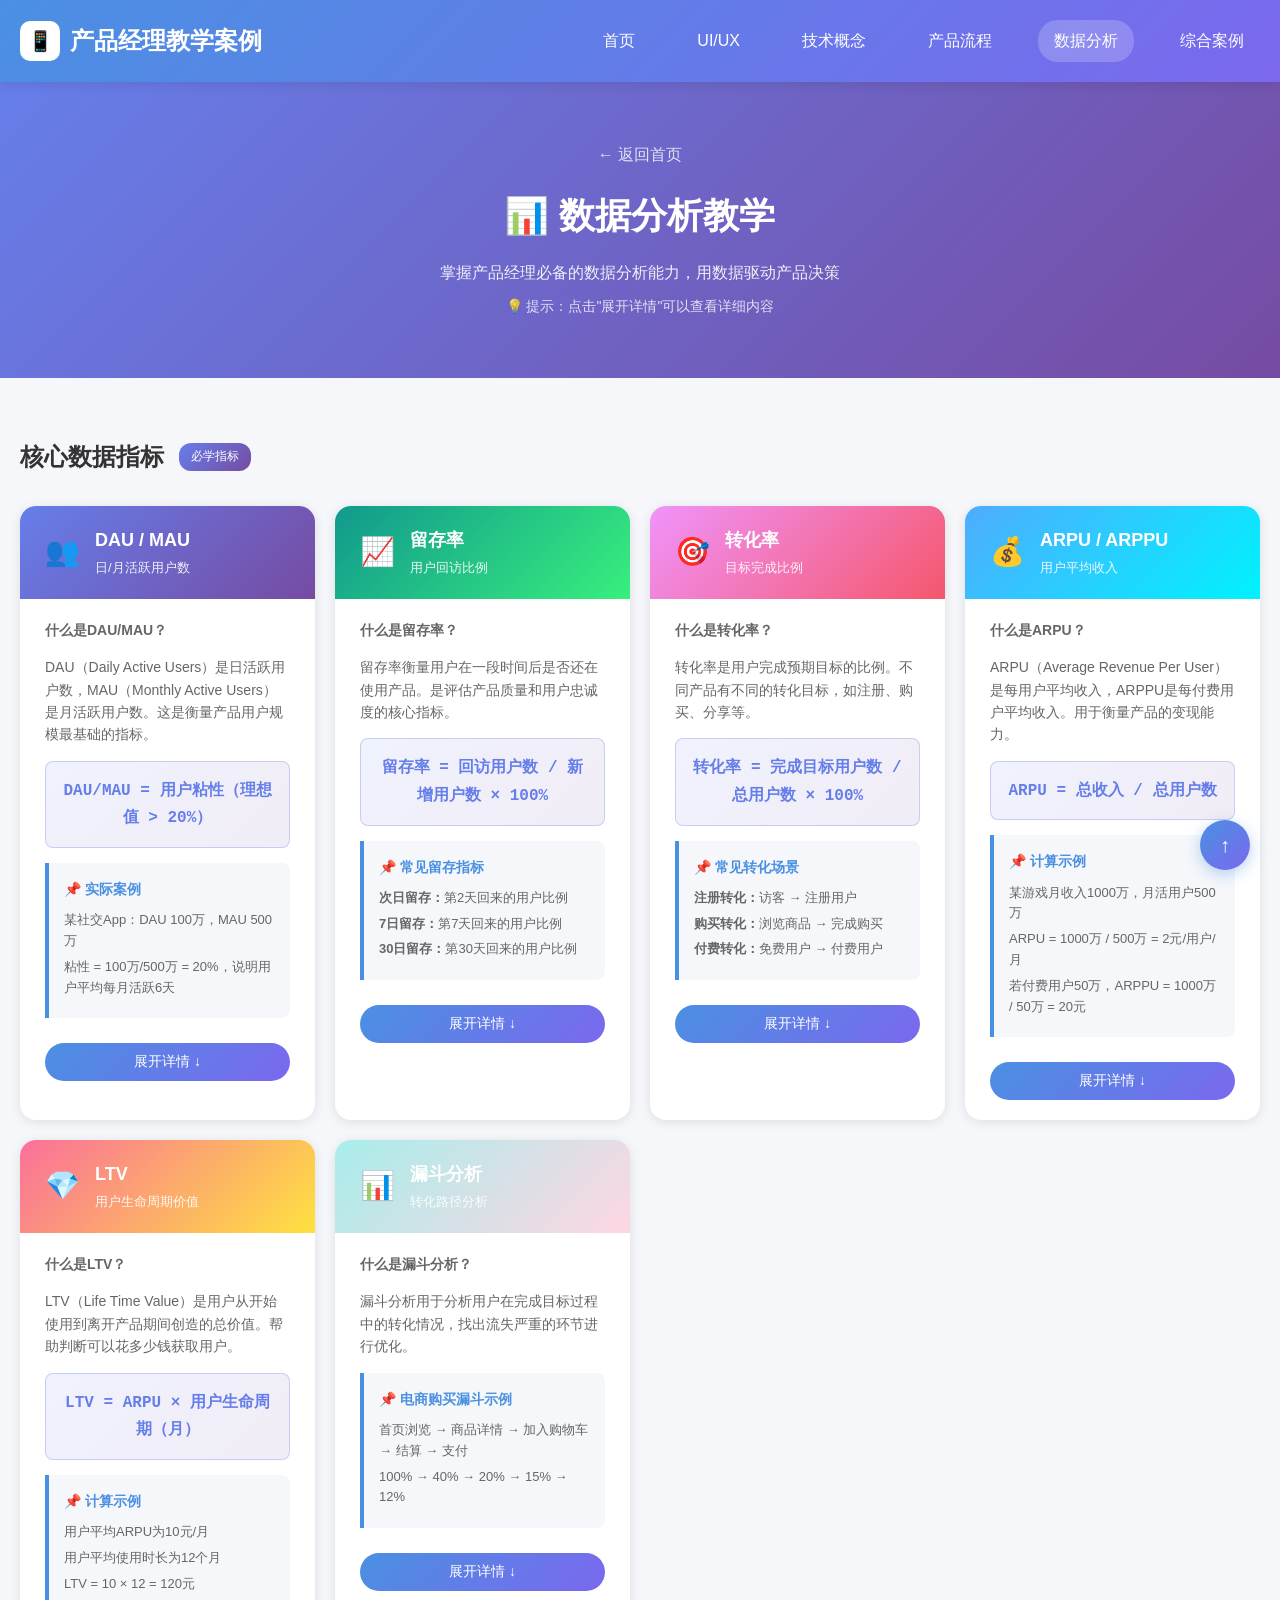
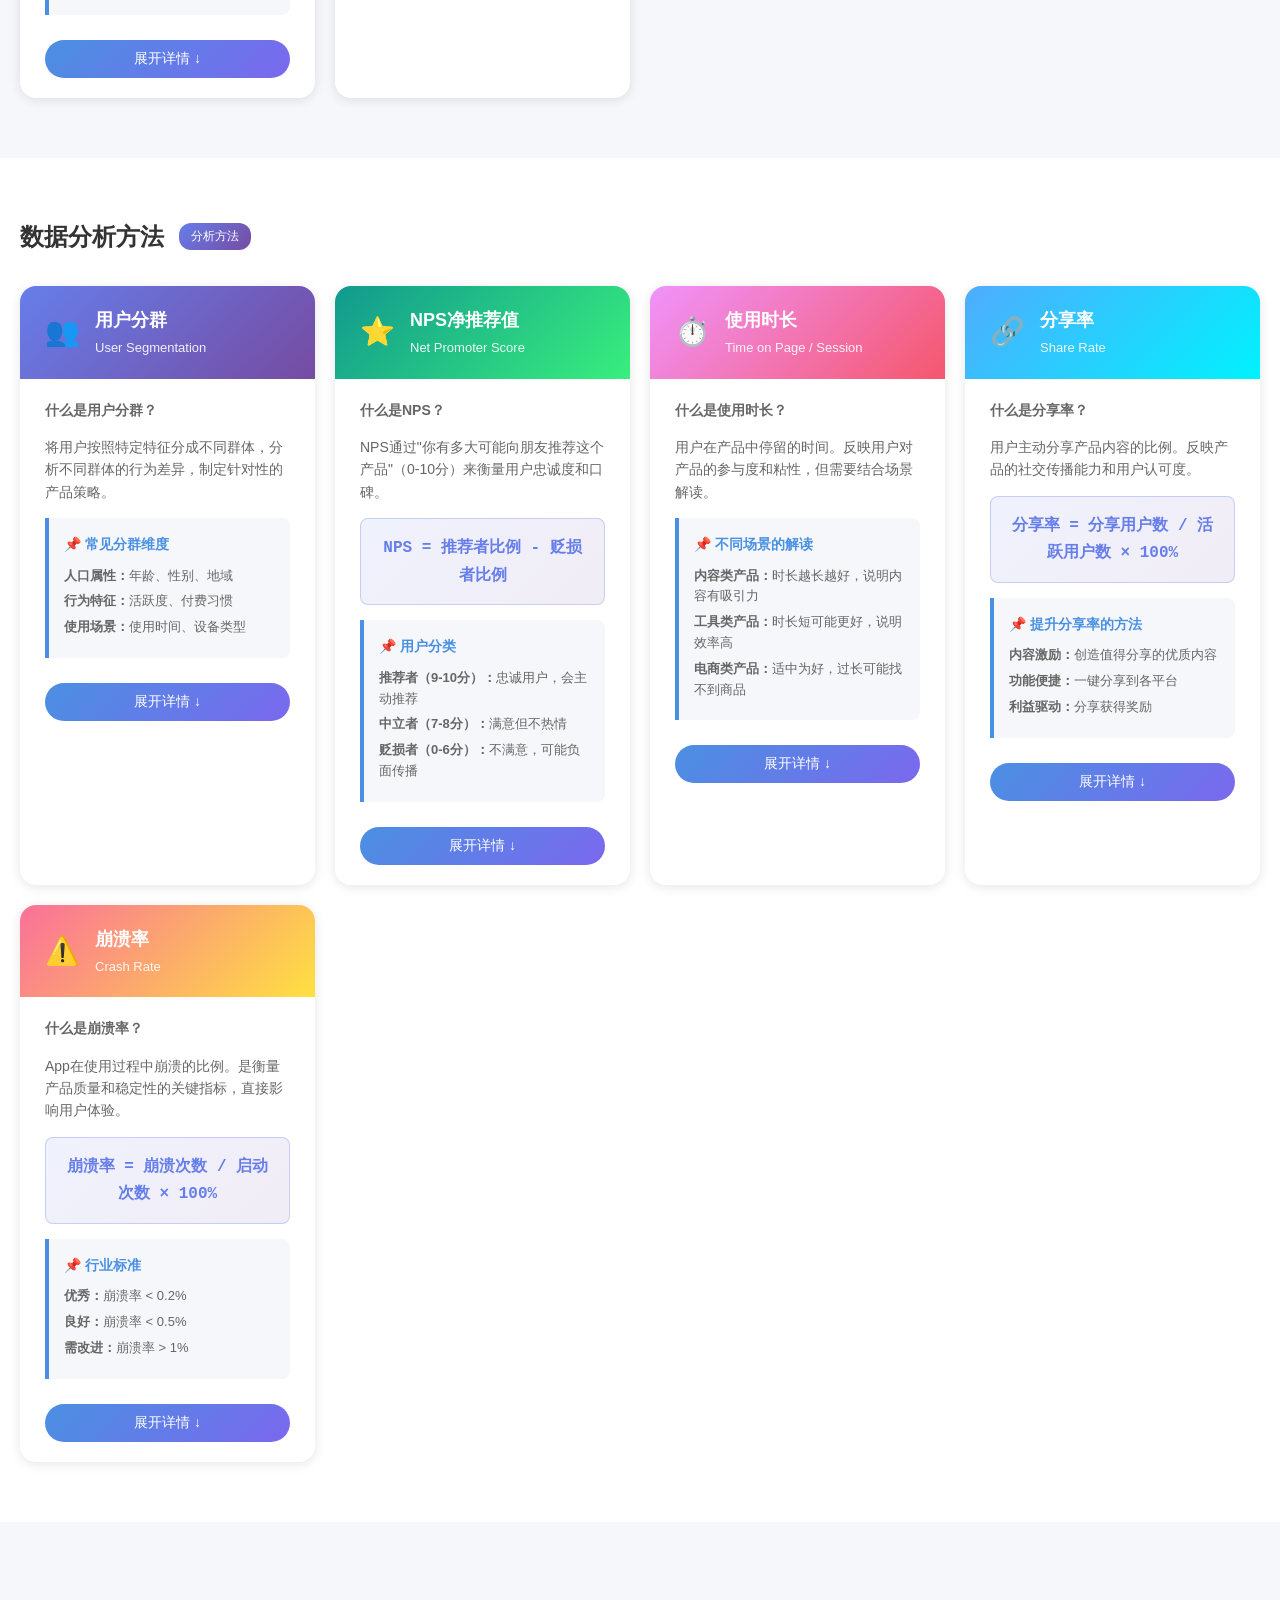
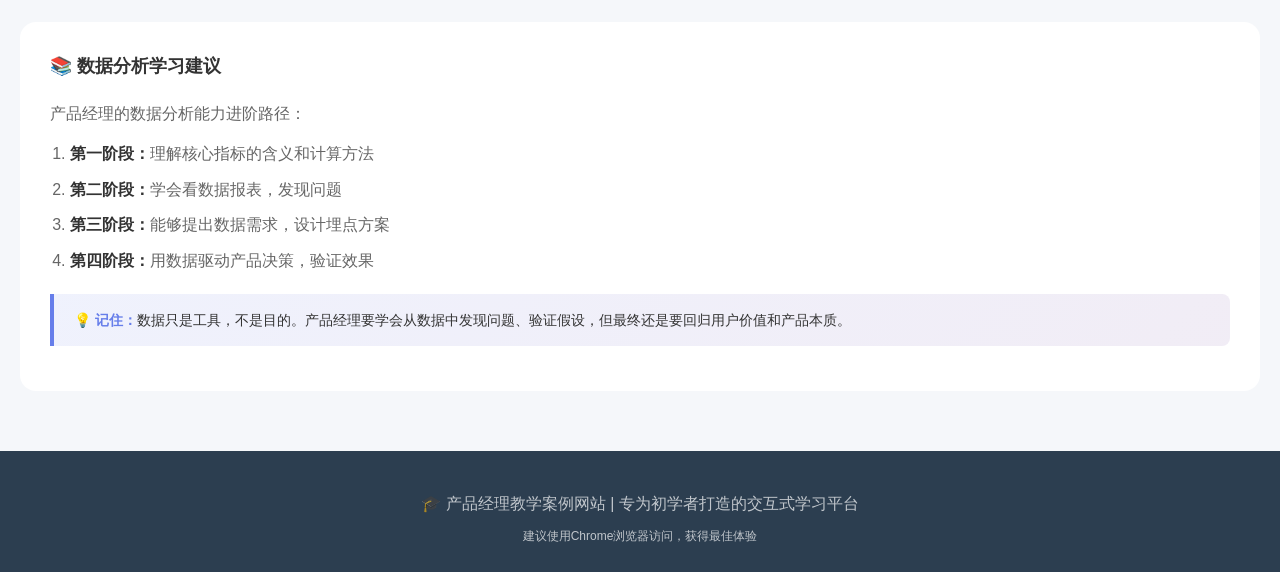
<file: components/data-analysis.html>
<!DOCTYPE html>
<html lang="zh-CN">
<head>
    <meta charset="UTF-8">
    <meta name="viewport" content="width=device-width, initial-scale=1.0">
    <title>数据分析 - 产品经理教学案例</title>
    <style>
        * {
            margin: 0;
            padding: 0;
            box-sizing: border-box;
        }
        
        :root {
            --primary-color: #4A90E2;
            --secondary-color: #7B68EE;
            --success-color: #52C41A;
            --warning-color: #FAAD14;
            --error-color: #FF4D4F;
            --text-primary: #333333;
            --text-secondary: #666666;
            --text-light: #999999;
            --bg-light: #F5F7FA;
            --bg-white: #FFFFFF;
            --border-color: #E8E8E8;
            --shadow: 0 2px 12px rgba(0, 0, 0, 0.1);
            --shadow-hover: 0 4px 20px rgba(0, 0, 0, 0.15);
        }
        
        body {
            font-family: -apple-system, BlinkMacSystemFont, 'Segoe UI', 'PingFang SC', 'Hiragino Sans GB', 'Microsoft YaHei', sans-serif;
            background: var(--bg-light);
            color: var(--text-primary);
            line-height: 1.6;
        }
        
        .container {
            max-width: 1400px;
            margin: 0 auto;
            padding: 0 20px;
        }
        
        header {
            background: linear-gradient(135deg, var(--primary-color), var(--secondary-color));
            color: white;
            padding: 20px 0;
            position: sticky;
            top: 0;
            z-index: 1000;
            box-shadow: var(--shadow);
        }
        
        .header-content {
            display: flex;
            justify-content: space-between;
            align-items: center;
        }
        
        .logo {
            font-size: 24px;
            font-weight: bold;
            display: flex;
            align-items: center;
            gap: 10px;
        }
        
        .logo-icon {
            width: 40px;
            height: 40px;
            background: white;
            border-radius: 10px;
            display: flex;
            align-items: center;
            justify-content: center;
            font-size: 20px;
        }
        
        nav {
            display: flex;
            gap: 30px;
        }
        
        nav a {
            color: white;
            text-decoration: none;
            padding: 8px 16px;
            border-radius: 20px;
            transition: all 0.3s;
            font-weight: 500;
        }
        
        nav a:hover, nav a.active {
            background: rgba(255, 255, 255, 0.2);
        }
        
        .page-header {
            background: linear-gradient(135deg, #667eea 0%, #764ba2 100%);
            color: white;
            padding: 60px 0;
            text-align: center;
        }
        
        .page-header h1 {
            font-size: 36px;
            margin-bottom: 15px;
        }
        
        .page-header p {
            font-size: 16px;
            opacity: 0.9;
        }
        
        .section {
            padding: 60px 0;
        }
        
        .section-title {
            display: flex;
            align-items: center;
            gap: 15px;
            margin-bottom: 30px;
        }
        
        .section-title h2 {
            font-size: 24px;
            color: var(--text-primary);
        }
        
        .badge {
            background: linear-gradient(135deg, #667eea, #764ba2);
            color: white;
            padding: 4px 12px;
            border-radius: 12px;
            font-size: 12px;
        }
        
        .metrics-grid {
            display: grid;
            grid-template-columns: repeat(4, 1fr);
            gap: 20px;
        }
        
        @media (max-width: 1200px) {
            .metrics-grid {
                grid-template-columns: repeat(2, 1fr);
            }
        }
        
        @media (max-width: 768px) {
            .metrics-grid {
                grid-template-columns: 1fr;
            }
        }
        
        .metric-card {
            background: var(--bg-white);
            border-radius: 16px;
            overflow: hidden;
            box-shadow: var(--shadow);
            transition: all 0.3s;
        }
        
        .metric-card:hover {
            box-shadow: var(--shadow-hover);
            transform: translateY(-3px);
        }
        
        .metric-header {
            padding: 20px 25px;
            display: flex;
            align-items: center;
            gap: 15px;
        }
        
        .metric-header.purple { background: linear-gradient(135deg, #667eea 0%, #764ba2 100%); }
        .metric-header.green { background: linear-gradient(135deg, #11998e 0%, #38ef7d 100%); }
        .metric-header.pink { background: linear-gradient(135deg, #f093fb 0%, #f5576c 100%); }
        .metric-header.blue { background: linear-gradient(135deg, #4facfe 0%, #00f2fe 100%); }
        .metric-header.orange { background: linear-gradient(135deg, #fa709a 0%, #fee140 100%); }
        .metric-header.teal { background: linear-gradient(135deg, #a8edea 0%, #fed6e3 100%); color: #333; }
        
        .metric-icon {
            font-size: 28px;
        }
        
        .metric-header h3 {
            color: white;
            font-size: 18px;
            margin-bottom: 3px;
        }
        
        .metric-header p {
            color: rgba(255,255,255,0.9);
            font-size: 13px;
        }
        
        .metric-content {
            padding: 20px 25px;
        }
        
        .metric-content > p {
            color: var(--text-secondary);
            font-size: 14px;
            margin-bottom: 15px;
        }
        
        .metric-example {
            background: var(--bg-light);
            border-left: 4px solid var(--primary-color);
            padding: 15px;
            border-radius: 0 8px 8px 0;
            margin: 15px 0;
        }
        
        .metric-example h4 {
            color: var(--primary-color);
            font-size: 14px;
            margin-bottom: 10px;
        }
        
        .metric-example p {
            font-size: 13px;
            color: var(--text-secondary);
            margin: 5px 0;
        }
        
        .metric-example code {
            background: rgba(74, 144, 226, 0.1);
            padding: 2px 6px;
            border-radius: 4px;
            font-family: 'Courier New', monospace;
            font-size: 12px;
            color: var(--primary-color);
        }
        
        .formula-box {
            background: linear-gradient(135deg, rgba(102, 126, 234, 0.1), rgba(118, 75, 162, 0.1));
            border: 1px solid rgba(102, 126, 234, 0.3);
            padding: 15px;
            border-radius: 8px;
            margin: 15px 0;
            text-align: center;
        }
        
        .formula-box code {
            font-size: 16px;
            color: #667eea;
            font-weight: bold;
        }
        
        .expand-btn {
            background: linear-gradient(135deg, var(--primary-color), var(--secondary-color));
            color: white;
            border: none;
            padding: 10px 20px;
            border-radius: 20px;
            cursor: pointer;
            font-size: 14px;
            transition: all 0.3s;
            width: 100%;
            margin-top: 10px;
        }
        
        .expand-btn:hover {
            transform: translateY(-2px);
            box-shadow: 0 4px 12px rgba(74, 144, 226, 0.4);
        }
        
        .expanded-content {
            display: none;
            padding: 20px 25px;
            background: var(--bg-light);
            border-top: 1px solid var(--border-color);
        }
        
        .expanded-content.visible {
            display: block;
        }
        
        .expanded-content h4 {
            font-size: 15px;
            color: var(--primary-color);
            margin: 15px 0 10px;
        }
        
        .expanded-content h4:first-child {
            margin-top: 0;
        }
        
        .expanded-content ul {
            list-style: none;
            margin-bottom: 15px;
        }
        
        .expanded-content li {
            padding: 8px 0;
            border-bottom: 1px dashed var(--border-color);
            font-size: 14px;
            color: var(--text-secondary);
        }
        
        .expanded-content li:last-child {
            border-bottom: none;
        }
        
        .expanded-content li strong {
            color: var(--text-primary);
        }
        
        .related-tags {
            display: flex;
            flex-wrap: wrap;
            gap: 8px;
            margin-top: 15px;
        }
        
        .related-tag {
            background: rgba(74, 144, 226, 0.1);
            color: var(--primary-color);
            padding: 4px 12px;
            border-radius: 12px;
            font-size: 12px;
        }
        
        .knowledge-tip {
            background: linear-gradient(135deg, rgba(102, 126, 234, 0.1), rgba(118, 75, 162, 0.1));
            border-left: 4px solid #667eea;
            padding: 15px 20px;
            border-radius: 0 8px 8px 0;
            margin: 15px 0;
            font-size: 14px;
        }
        
        .knowledge-tip strong {
            color: #667eea;
        }
        
        .back-link {
            display: inline-flex;
            align-items: center;
            gap: 5px;
            color: white;
            text-decoration: none;
            margin-bottom: 20px;
            opacity: 0.8;
            transition: opacity 0.3s;
        }
        
        .back-link:hover {
            opacity: 1;
        }
        
        footer {
            background: #2C3E50;
            color: white;
            padding: 40px 0;
            text-align: center;
        }
        
        footer p {
            opacity: 0.7;
        }
        
        .chart-placeholder {
            background: linear-gradient(135deg, #f5f7fa, #e4e8eb);
            border-radius: 8px;
            padding: 30px;
            text-align: center;
            margin: 15px 0;
            border: 2px dashed var(--border-color);
        }
        
        .chart-placeholder-icon {
            font-size: 40px;
            margin-bottom: 10px;
        }
        
        .chart-placeholder p {
            color: var(--text-muted);
            font-size: 13px;
        }
        
        .data-table {
            width: 100%;
            border-collapse: collapse;
            margin: 15px 0;
            font-size: 13px;
        }
        
        .data-table th, .data-table td {
            padding: 10px 12px;
            text-align: left;
            border-bottom: 1px solid var(--border-color);
        }
        
        .data-table th {
            background: var(--bg-light);
            font-weight: 600;
            color: var(--text-primary);
        }
        
        .data-table td {
            color: var(--text-secondary);
        }
        
        .learning-path {
            background: var(--bg-white);
            border-radius: 16px;
            padding: 30px;
            margin-top: 40px;
        }
        
        .learning-path h3 {
            font-size: 18px;
            margin-bottom: 20px;
            color: var(--text-primary);
        }
        
        .learning-path ol {
            margin-left: 20px;
            color: var(--text-secondary);
        }
        
        .learning-path li {
            margin: 10px 0;
        }
        
        .learning-path li strong {
            color: var(--text-primary);
        }
        
        @media (max-width: 768px) {
            .header-content {
                flex-direction: column;
                gap: 15px;
            }
            
            nav {
                flex-wrap: wrap;
                justify-content: center;
                gap: 10px;
            }
            
            .metrics-grid {
                grid-template-columns: 1fr;
            }
            
            .page-header h1 {
                font-size: 28px;
            }
        }
    </style>
</head>
<body>
    <header>
        <div class="container header-content">
            <div class="logo">
                <div class="logo-icon">📱</div>
                <span>产品经理教学案例</span>
            </div>
            <nav>
                <a href="../index.html?view=chanpin">首页</a>
                <a href="ui-components.html">UI/UX</a>
                <a href="tech-concepts.html">技术概念</a>
                <a href="product-flow.html">产品流程</a>
                <a href="data-analysis.html" class="active">数据分析</a>
                <a href="case-study.html">综合案例</a>
            </nav>
        </div>
    </header>
    
    <section class="page-header">
        <div class="container">
            <a href="../index.html?view=chanpin" class="back-link">← 返回首页</a>
            <h1>📊 数据分析教学</h1>
            <p>掌握产品经理必备的数据分析能力，用数据驱动产品决策</p>
            <p style="margin-top: 10px; font-size: 14px; opacity: 0.8;">💡 提示：点击"展开详情"可以查看详细内容</p>
        </div>
    </section>
    
    <section class="section">
        <div class="container">
            <div class="section-title">
                <h2>核心数据指标</h2>
                <span class="badge">必学指标</span>
            </div>
            
            <div class="metrics-grid">
                <div class="metric-card">
                    <div class="metric-header purple">
                        <span class="metric-icon">👥</span>
                        <div>
                            <h3>DAU / MAU</h3>
                            <p>日/月活跃用户数</p>
                        </div>
                    </div>
                    <div class="metric-content">
                        <p><strong>什么是DAU/MAU？</strong></p>
                        <p>DAU（Daily Active Users）是日活跃用户数，MAU（Monthly Active Users）是月活跃用户数。这是衡量产品用户规模最基础的指标。</p>
                        
                        <div class="formula-box">
                            <code>DAU/MAU = 用户粘性（理想值 > 20%）</code>
                        </div>
                        
                        <div class="metric-example">
                            <h4>📌 实际案例</h4>
                            <p>某社交App：DAU 100万，MAU 500万</p>
                            <p>粘性 = 100万/500万 = 20%，说明用户平均每月活跃6天</p>
                        </div>
                        
                        <button class="expand-btn" onclick="toggleExpand(this)">展开详情 ↓</button>
                        <div class="expanded-content">
                            <h4>📋 如何定义"活跃"？</h4>
                            <ul>
                                <li><strong>启动活跃：</strong>打开App即算活跃（最宽松）</li>
                                <li><strong>行为活跃：</strong>完成核心操作才算（更精准）</li>
                                <li><strong>时长活跃：</strong>使用时长超过阈值（如30秒）</li>
                            </ul>
                            
                            <div class="metric-example">
                                <h4>💡 产品经理需要知道的</h4>
                                <p>1. DAU/MAU比值反映用户粘性，越高越好</p>
                                <p>2. 不同产品类型的DAU/MAU基准不同</p>
                                <p>3. 要关注趋势变化，而非单一数值</p>
                            </div>
                            
                            <div class="related-tags">
                                <span class="related-tag">用户规模</span>
                                <span class="related-tag">粘性指标</span>
                                <span class="related-tag">核心指标</span>
                            </div>
                        </div>
                    </div>
                </div>
                
                <div class="metric-card">
                    <div class="metric-header green">
                        <span class="metric-icon">📈</span>
                        <div>
                            <h3>留存率</h3>
                            <p>用户回访比例</p>
                        </div>
                    </div>
                    <div class="metric-content">
                        <p><strong>什么是留存率？</strong></p>
                        <p>留存率衡量用户在一段时间后是否还在使用产品。是评估产品质量和用户忠诚度的核心指标。</p>
                        
                        <div class="formula-box">
                            <code>留存率 = 回访用户数 / 新增用户数 × 100%</code>
                        </div>
                        
                        <div class="metric-example">
                            <h4>📌 常见留存指标</h4>
                            <p><strong>次日留存：</strong>第2天回来的用户比例</p>
                            <p><strong>7日留存：</strong>第7天回来的用户比例</p>
                            <p><strong>30日留存：</strong>第30天回来的用户比例</p>
                        </div>
                        
                        <button class="expand-btn" onclick="toggleExpand(this)">展开详情 ↓</button>
                        <div class="expanded-content">
                            <h4>📋 行业基准参考</h4>
                            <table class="data-table">
                                <tr>
                                    <th>产品类型</th>
                                    <th>次日留存</th>
                                    <th>7日留存</th>
                                    <th>30日留存</th>
                                </tr>
                                <tr>
                                    <td>社交类</td>
                                    <td>40-60%</td>
                                    <td>20-40%</td>
                                    <td>10-20%</td>
                                </tr>
                                <tr>
                                    <td>工具类</td>
                                    <td>30-50%</td>
                                    <td>15-30%</td>
                                    <td>5-15%</td>
                                </tr>
                                <tr>
                                    <td>游戏类</td>
                                    <td>30-50%</td>
                                    <td>15-25%</td>
                                    <td>5-10%</td>
                                </tr>
                            </table>
                            
                            <div class="metric-example">
                                <h4>💡 产品经理需要知道的</h4>
                                <p>1. 次日留存反映新手引导效果</p>
                                <p>2. 7日留存反映核心功能吸引力</p>
                                <p>3. 留存率低需要分析具体流失原因</p>
                            </div>
                            
                            <div class="related-tags">
                                <span class="related-tag">用户忠诚</span>
                                <span class="related-tag">产品质量</span>
                                <span class="related-tag">流失分析</span>
                            </div>
                        </div>
                    </div>
                </div>
                
                <div class="metric-card">
                    <div class="metric-header pink">
                        <span class="metric-icon">🎯</span>
                        <div>
                            <h3>转化率</h3>
                            <p>目标完成比例</p>
                        </div>
                    </div>
                    <div class="metric-content">
                        <p><strong>什么是转化率？</strong></p>
                        <p>转化率是用户完成预期目标的比例。不同产品有不同的转化目标，如注册、购买、分享等。</p>
                        
                        <div class="formula-box">
                            <code>转化率 = 完成目标用户数 / 总用户数 × 100%</code>
                        </div>
                        
                        <div class="metric-example">
                            <h4>📌 常见转化场景</h4>
                            <p><strong>注册转化：</strong>访客 → 注册用户</p>
                            <p><strong>购买转化：</strong>浏览商品 → 完成购买</p>
                            <p><strong>付费转化：</strong>免费用户 → 付费用户</p>
                        </div>
                        
                        <button class="expand-btn" onclick="toggleExpand(this)">展开详情 ↓</button>
                        <div class="expanded-content">
                            <h4>📋 提升转化率的方法</h4>
                            <ul>
                                <li><strong>简化流程：</strong>减少操作步骤，降低门槛</li>
                                <li><strong>优化引导：</strong>清晰的指引和提示</li>
                                <li><strong>建立信任：</strong>展示评价、保障信息</li>
                                <li><strong>激励措施：</strong>优惠券、限时活动等</li>
                                <li><strong>A/B测试：</strong>对比不同方案效果</li>
                            </ul>
                            
                            <div class="metric-example">
                                <h4>💡 产品经理需要知道的</h4>
                                <p>1. 转化率是衡量产品效率的核心指标</p>
                                <p>2. 要关注每个环节的转化，找出瓶颈</p>
                                <p>3. 小幅提升转化率可能带来巨大收益</p>
                            </div>
                            
                            <div class="related-tags">
                                <span class="related-tag">漏斗分析</span>
                                <span class="related-tag">A/B测试</span>
                                <span class="related-tag">用户行为</span>
                            </div>
                        </div>
                    </div>
                </div>
                
                <div class="metric-card">
                    <div class="metric-header blue">
                        <span class="metric-icon">💰</span>
                        <div>
                            <h3>ARPU / ARPPU</h3>
                            <p>用户平均收入</p>
                        </div>
                    </div>
                    <div class="metric-content">
                        <p><strong>什么是ARPU？</strong></p>
                        <p>ARPU（Average Revenue Per User）是每用户平均收入，ARPPU是每付费用户平均收入。用于衡量产品的变现能力。</p>
                        
                        <div class="formula-box">
                            <code>ARPU = 总收入 / 总用户数</code>
                        </div>
                        
                        <div class="metric-example">
                            <h4>📌 计算示例</h4>
                            <p>某游戏月收入1000万，月活用户500万</p>
                            <p>ARPU = 1000万 / 500万 = 2元/用户/月</p>
                            <p>若付费用户50万，ARPPU = 1000万 / 50万 = 20元</p>
                        </div>
                        
                        <button class="expand-btn" onclick="toggleExpand(this)">展开详情 ↓</button>
                        <div class="expanded-content">
                            <h4>📋 不同产品的ARPU参考</h4>
                            <table class="data-table">
                                <tr>
                                    <th>产品类型</th>
                                    <th>ARPU范围</th>
                                    <th>主要变现方式</th>
                                </tr>
                                <tr>
                                    <td>游戏</td>
                                    <td>5-50元/月</td>
                                    <td>内购、广告</td>
                                </tr>
                                <tr>
                                    <td>电商</td>
                                    <td>50-500元/月</td>
                                    <td>交易佣金</td>
                                </tr>
                                <tr>
                                    <td>工具</td>
                                    <td>1-10元/月</td>
                                    <td>会员、广告</td>
                                </tr>
                            </table>
                            
                            <div class="metric-example">
                                <h4>💡 产品经理需要知道的</h4>
                                <p>1. ARPU反映产品的商业价值</p>
                                <p>2. 提升ARPU需要优化付费设计</p>
                                <p>3. 要平衡用户体验和商业化</p>
                            </div>
                            
                            <div class="related-tags">
                                <span class="related-tag">变现能力</span>
                                <span class="related-tag">商业模式</span>
                                <span class="related-tag">付费设计</span>
                            </div>
                        </div>
                    </div>
                </div>
                
                <div class="metric-card">
                    <div class="metric-header orange">
                        <span class="metric-icon">💎</span>
                        <div>
                            <h3>LTV</h3>
                            <p>用户生命周期价值</p>
                        </div>
                    </div>
                    <div class="metric-content">
                        <p><strong>什么是LTV？</strong></p>
                        <p>LTV（Life Time Value）是用户从开始使用到离开产品期间创造的总价值。帮助判断可以花多少钱获取用户。</p>
                        
                        <div class="formula-box">
                            <code>LTV = ARPU × 用户生命周期（月）</code>
                        </div>
                        
                        <div class="metric-example">
                            <h4>📌 计算示例</h4>
                            <p>用户平均ARPU为10元/月</p>
                            <p>用户平均使用时长为12个月</p>
                            <p>LTV = 10 × 12 = 120元</p>
                        </div>
                        
                        <button class="expand-btn" onclick="toggleExpand(this)">展开详情 ↓</button>
                        <div class="expanded-content">
                            <h4>📋 LTV与CAC的关系</h4>
                            <ul>
                                <li><strong>CAC：</strong>用户获取成本（Customer Acquisition Cost）</li>
                                <li><strong>LTV > CAC：</strong>商业模式可持续</li>
                                <li><strong>LTV > 3×CAC：</strong>健康的商业模式</li>
                                <li><strong>LTV < CAC：</strong>每获取一个用户都在亏损</li>
                            </ul>
                            
                            <div class="metric-example">
                                <h4>💡 产品经理需要知道的</h4>
                                <p>1. LTV帮助确定获客预算上限</p>
                                <p>2. 提升LTV需要提高留存和ARPU</p>
                                <p>3. 不同用户群体的LTV可能差异很大</p>
                            </div>
                            
                            <div class="related-tags">
                                <span class="related-tag">用户价值</span>
                                <span class="related-tag">获客成本</span>
                                <span class="related-tag">ROI</span>
                            </div>
                        </div>
                    </div>
                </div>
                
                <div class="metric-card">
                    <div class="metric-header teal">
                        <span class="metric-icon">📊</span>
                        <div>
                            <h3>漏斗分析</h3>
                            <p>转化路径分析</p>
                        </div>
                    </div>
                    <div class="metric-content">
                        <p><strong>什么是漏斗分析？</strong></p>
                        <p>漏斗分析用于分析用户在完成目标过程中的转化情况，找出流失严重的环节进行优化。</p>
                        
                        <div class="metric-example">
                            <h4>📌 电商购买漏斗示例</h4>
                            <p>首页浏览 → 商品详情 → 加入购物车 → 结算 → 支付</p>
                            <p>100% → 40% → 20% → 15% → 12%</p>
                        </div>
                        
                        <button class="expand-btn" onclick="toggleExpand(this)">展开详情 ↓</button>
                        <div class="expanded-content">
                            <h4>📋 漏斗分析的关键点</h4>
                            <ul>
                                <li><strong>定义关键路径：</strong>明确用户完成目标需要经过的步骤</li>
                                <li><strong>计算各环节转化率：</strong>找出转化率最低的环节</li>
                                <li><strong>分析流失原因：</strong>为什么用户在这一步离开</li>
                                <li><strong>针对性优化：</strong>改进问题环节</li>
                                <li><strong>持续监测：</strong>验证优化效果</li>
                            </ul>
                            
                            <div class="metric-example">
                                <h4>💡 产品经理需要知道的</h4>
                                <p>1. 漏斗最窄的环节是优化的重点</p>
                                <p>2. 不同用户群体的漏斗可能不同</p>
                                <p>3. 要结合定性分析了解流失原因</p>
                            </div>
                            
                            <div class="related-tags">
                                <span class="related-tag">转化路径</span>
                                <span class="related-tag">流失分析</span>
                                <span class="related-tag">优化策略</span>
                            </div>
                        </div>
                    </div>
                </div>
            </div>
        </div>
    </section>
    
    <section class="section" style="background: var(--bg-white);">
        <div class="container">
            <div class="section-title">
                <h2>数据分析方法</h2>
                <span class="badge">分析方法</span>
            </div>
            
            <div class="metrics-grid">
                <div class="metric-card">
                    <div class="metric-header purple">
                        <span class="metric-icon">👥</span>
                        <div>
                            <h3>用户分群</h3>
                            <p>User Segmentation</p>
                        </div>
                    </div>
                    <div class="metric-content">
                        <p><strong>什么是用户分群？</strong></p>
                        <p>将用户按照特定特征分成不同群体，分析不同群体的行为差异，制定针对性的产品策略。</p>
                        
                        <div class="metric-example">
                            <h4>📌 常见分群维度</h4>
                            <p><strong>人口属性：</strong>年龄、性别、地域</p>
                            <p><strong>行为特征：</strong>活跃度、付费习惯</p>
                            <p><strong>使用场景：</strong>使用时间、设备类型</p>
                        </div>
                        
                        <button class="expand-btn" onclick="toggleExpand(this)">展开详情 ↓</button>
                        <div class="expanded-content">
                            <h4>📋 用户分群的应用</h4>
                            <ul>
                                <li><strong>精准营销：</strong>针对不同群体推送不同内容</li>
                                <li><strong>产品优化：</strong>优先满足核心用户群体需求</li>
                                <li><strong>运营策略：</strong>针对流失风险用户进行召回</li>
                                <li><strong>定价策略：</strong>不同群体采用不同定价</li>
                            </ul>
                            
                            <div class="metric-example">
                                <h4>💡 产品经理需要知道的</h4>
                                <p>1. 分群要有明确的业务目的</p>
                                <p>2. 分群维度要可操作、可触达</p>
                                <p>3. 定期更新用户分群策略</p>
                            </div>
                            
                            <div class="related-tags">
                                <span class="related-tag">用户画像</span>
                                <span class="related-tag">精准营销</span>
                                <span class="related-tag">个性化</span>
                            </div>
                        </div>
                    </div>
                </div>
                
                <div class="metric-card">
                    <div class="metric-header green">
                        <span class="metric-icon">⭐</span>
                        <div>
                            <h3>NPS净推荐值</h3>
                            <p>Net Promoter Score</p>
                        </div>
                    </div>
                    <div class="metric-content">
                        <p><strong>什么是NPS？</strong></p>
                        <p>NPS通过"你有多大可能向朋友推荐这个产品"（0-10分）来衡量用户忠诚度和口碑。</p>
                        
                        <div class="formula-box">
                            <code>NPS = 推荐者比例 - 贬损者比例</code>
                        </div>
                        
                        <div class="metric-example">
                            <h4>📌 用户分类</h4>
                            <p><strong>推荐者（9-10分）：</strong>忠诚用户，会主动推荐</p>
                            <p><strong>中立者（7-8分）：</strong>满意但不热情</p>
                            <p><strong>贬损者（0-6分）：</strong>不满意，可能负面传播</p>
                        </div>
                        
                        <button class="expand-btn" onclick="toggleExpand(this)">展开详情 ↓</button>
                        <div class="expanded-content">
                            <h4>📋 NPS解读</h4>
                            <table class="data-table">
                                <tr>
                                    <th>NPS范围</th>
                                    <th>评价</th>
                                </tr>
                                <tr>
                                    <td>> 50</td>
                                    <td>优秀，用户非常忠诚</td>
                                </tr>
                                <tr>
                                    <td>0 ~ 50</td>
                                    <td>良好，有改进空间</td>
                                </tr>
                                <tr>
                                    <td>< 0</td>
                                    <td>需要重点关注和改进</td>
                                </tr>
                            </table>
                            
                            <div class="metric-example">
                                <h4>💡 产品经理需要知道的</h4>
                                <p>1. NPS是衡量用户满意度的简单有效指标</p>
                                <p>2. 要关注贬损者的具体原因</p>
                                <p>3. NPS趋势比单次数值更重要</p>
                            </div>
                            
                            <div class="related-tags">
                                <span class="related-tag">用户满意度</span>
                                <span class="related-tag">口碑传播</span>
                                <span class="related-tag">用户忠诚</span>
                            </div>
                        </div>
                    </div>
                </div>
                
                <div class="metric-card">
                    <div class="metric-header pink">
                        <span class="metric-icon">⏱️</span>
                        <div>
                            <h3>使用时长</h3>
                            <p>Time on Page / Session</p>
                        </div>
                    </div>
                    <div class="metric-content">
                        <p><strong>什么是使用时长？</strong></p>
                        <p>用户在产品中停留的时间。反映用户对产品的参与度和粘性，但需要结合场景解读。</p>
                        
                        <div class="metric-example">
                            <h4>📌 不同场景的解读</h4>
                            <p><strong>内容类产品：</strong>时长越长越好，说明内容有吸引力</p>
                            <p><strong>工具类产品：</strong>时长短可能更好，说明效率高</p>
                            <p><strong>电商类产品：</strong>适中为好，过长可能找不到商品</p>
                        </div>
                        
                        <button class="expand-btn" onclick="toggleExpand(this)">展开详情 ↓</button>
                        <div class="expanded-content">
                            <h4>📋 相关指标</h4>
                            <ul>
                                <li><strong>单次使用时长：</strong>每次打开App的平均使用时间</li>
                                <li><strong>日均使用时长：</strong>每天平均使用时间</li>
                                <li><strong>页面停留时长：</strong>在特定页面停留的时间</li>
                                <li><strong>会话次数：</strong>每天打开App的次数</li>
                            </ul>
                            
                            <div class="metric-example">
                                <h4>💡 产品经理需要知道的</h4>
                                <p>1. 时长指标要结合产品类型解读</p>
                                <p>2. 关注时长分布，而非只看平均值</p>
                                <p>3. 时长异常变化可能是产品问题的信号</p>
                            </div>
                            
                            <div class="related-tags">
                                <span class="related-tag">用户粘性</span>
                                <span class="related-tag">参与度</span>
                                <span class="related-tag">内容质量</span>
                            </div>
                        </div>
                    </div>
                </div>
                
                <div class="metric-card">
                    <div class="metric-header blue">
                        <span class="metric-icon">🔗</span>
                        <div>
                            <h3>分享率</h3>
                            <p>Share Rate</p>
                        </div>
                    </div>
                    <div class="metric-content">
                        <p><strong>什么是分享率？</strong></p>
                        <p>用户主动分享产品内容的比例。反映产品的社交传播能力和用户认可度。</p>
                        
                        <div class="formula-box">
                            <code>分享率 = 分享用户数 / 活跃用户数 × 100%</code>
                        </div>
                        
                        <div class="metric-example">
                            <h4>📌 提升分享率的方法</h4>
                            <p><strong>内容激励：</strong>创造值得分享的优质内容</p>
                            <p><strong>功能便捷：</strong>一键分享到各平台</p>
                            <p><strong>利益驱动：</strong>分享获得奖励</p>
                        </div>
                        
                        <button class="expand-btn" onclick="toggleExpand(this)">展开详情 ↓</button>
                        <div class="expanded-content">
                            <h4>📋 分享相关的指标</h4>
                            <ul>
                                <li><strong>分享率：</strong>有多少用户进行了分享</li>
                                <li><strong>分享次数：</strong>平均每人分享几次</li>
                                <li><strong>分享回流：</strong>通过分享带来的新用户</li>
                                <li><strong>K因子：</strong>每个用户平均带来多少新用户</li>
                            </ul>
                            
                            <div class="metric-example">
                                <h4>💡 产品经理需要知道的</h4>
                                <p>1. 分享是低成本获取用户的方式</p>
                                <p>2. 要设计合适的分享触发场景</p>
                                <p>3. 分享内容要有吸引力</p>
                            </div>
                            
                            <div class="related-tags">
                                <span class="related-tag">病毒传播</span>
                                <span class="related-tag">社交裂变</span>
                                <span class="related-tag">用户增长</span>
                            </div>
                        </div>
                    </div>
                </div>
                
                <div class="metric-card">
                    <div class="metric-header orange">
                        <span class="metric-icon">⚠️</span>
                        <div>
                            <h3>崩溃率</h3>
                            <p>Crash Rate</p>
                        </div>
                    </div>
                    <div class="metric-content">
                        <p><strong>什么是崩溃率？</strong></p>
                        <p>App在使用过程中崩溃的比例。是衡量产品质量和稳定性的关键指标，直接影响用户体验。</p>
                        
                        <div class="formula-box">
                            <code>崩溃率 = 崩溃次数 / 启动次数 × 100%</code>
                        </div>
                        
                        <div class="metric-example">
                            <h4>📌 行业标准</h4>
                            <p><strong>优秀：</strong>崩溃率 < 0.2%</p>
                            <p><strong>良好：</strong>崩溃率 < 0.5%</p>
                            <p><strong>需改进：</strong>崩溃率 > 1%</p>
                        </div>
                        
                        <button class="expand-btn" onclick="toggleExpand(this)">展开详情 ↓</button>
                        <div class="expanded-content">
                            <h4>📋 崩溃分析要点</h4>
                            <ul>
                                <li><strong>崩溃类型：</strong>什么原因导致的崩溃</li>
                                <li><strong>崩溃场景：</strong>在什么操作时崩溃</li>
                                <li><strong>设备分布：</strong>哪些设备更容易崩溃</li>
                                <li><strong>版本分布：</strong>哪个版本崩溃率更高</li>
                            </ul>
                            
                            <div class="metric-example">
                                <h4>💡 产品经理需要知道的</h4>
                                <p>1. 崩溃率是产品质量的红线指标</p>
                                <p>2. 新版本发布后要重点监控崩溃率</p>
                                <p>3. 崩溃会直接导致用户流失和差评</p>
                            </div>
                            
                            <div class="related-tags">
                                <span class="related-tag">产品质量</span>
                                <span class="related-tag">用户体验</span>
                                <span class="related-tag">稳定性</span>
                            </div>
                        </div>
                    </div>
                </div>
            </div>
        </div>
    </section>
    
    <section class="section">
        <div class="container">
            <div class="learning-path">
                <h3>📚 数据分析学习建议</h3>
                <p style="color: var(--text-secondary); margin-bottom: 15px;">产品经理的数据分析能力进阶路径：</p>
                <ol>
                    <li><strong>第一阶段：</strong>理解核心指标的含义和计算方法</li>
                    <li><strong>第二阶段：</strong>学会看数据报表，发现问题</li>
                    <li><strong>第三阶段：</strong>能够提出数据需求，设计埋点方案</li>
                    <li><strong>第四阶段：</strong>用数据驱动产品决策，验证效果</li>
                </ol>
                <div class="knowledge-tip" style="margin-top: 20px;">
                    <strong>💡 记住：</strong>数据只是工具，不是目的。产品经理要学会从数据中发现问题、验证假设，但最终还是要回归用户价值和产品本质。
                </div>
            </div>
        </div>
    </section>
    
    <footer>
        <div class="container">
            <p>🎓 产品经理教学案例网站 | 专为初学者打造的交互式学习平台</p>
            <p style="margin-top: 10px; font-size: 12px;">建议使用Chrome浏览器访问，获得最佳体验</p>
        </div>
    </footer>
    
    <button onclick="scrollToTop()" style="position: fixed; bottom: 30px; right: 30px; width: 50px; height: 50px; border-radius: 50%; background: linear-gradient(135deg, var(--primary-color), var(--secondary-color)); color: white; border: none; font-size: 20px; cursor: pointer; box-shadow: 0 4px 15px rgba(74, 144, 226, 0.4); z-index: 999; transition: all 0.3s;">↑</button>
    
    <script>
        function toggleExpand(btn) {
            const content = btn.nextElementSibling;
            const isVisible = content.classList.contains('visible');
            
            if (isVisible) {
                content.classList.remove('visible');
                btn.textContent = '展开详情 ↓';
            } else {
                content.classList.add('visible');
                btn.textContent = '收起详情 ↑';
            }
        }
        
        function scrollToTop() {
            window.scrollTo({ top: 0, behavior: 'smooth' });
        }
    </script>
</body>
</html>
</file>
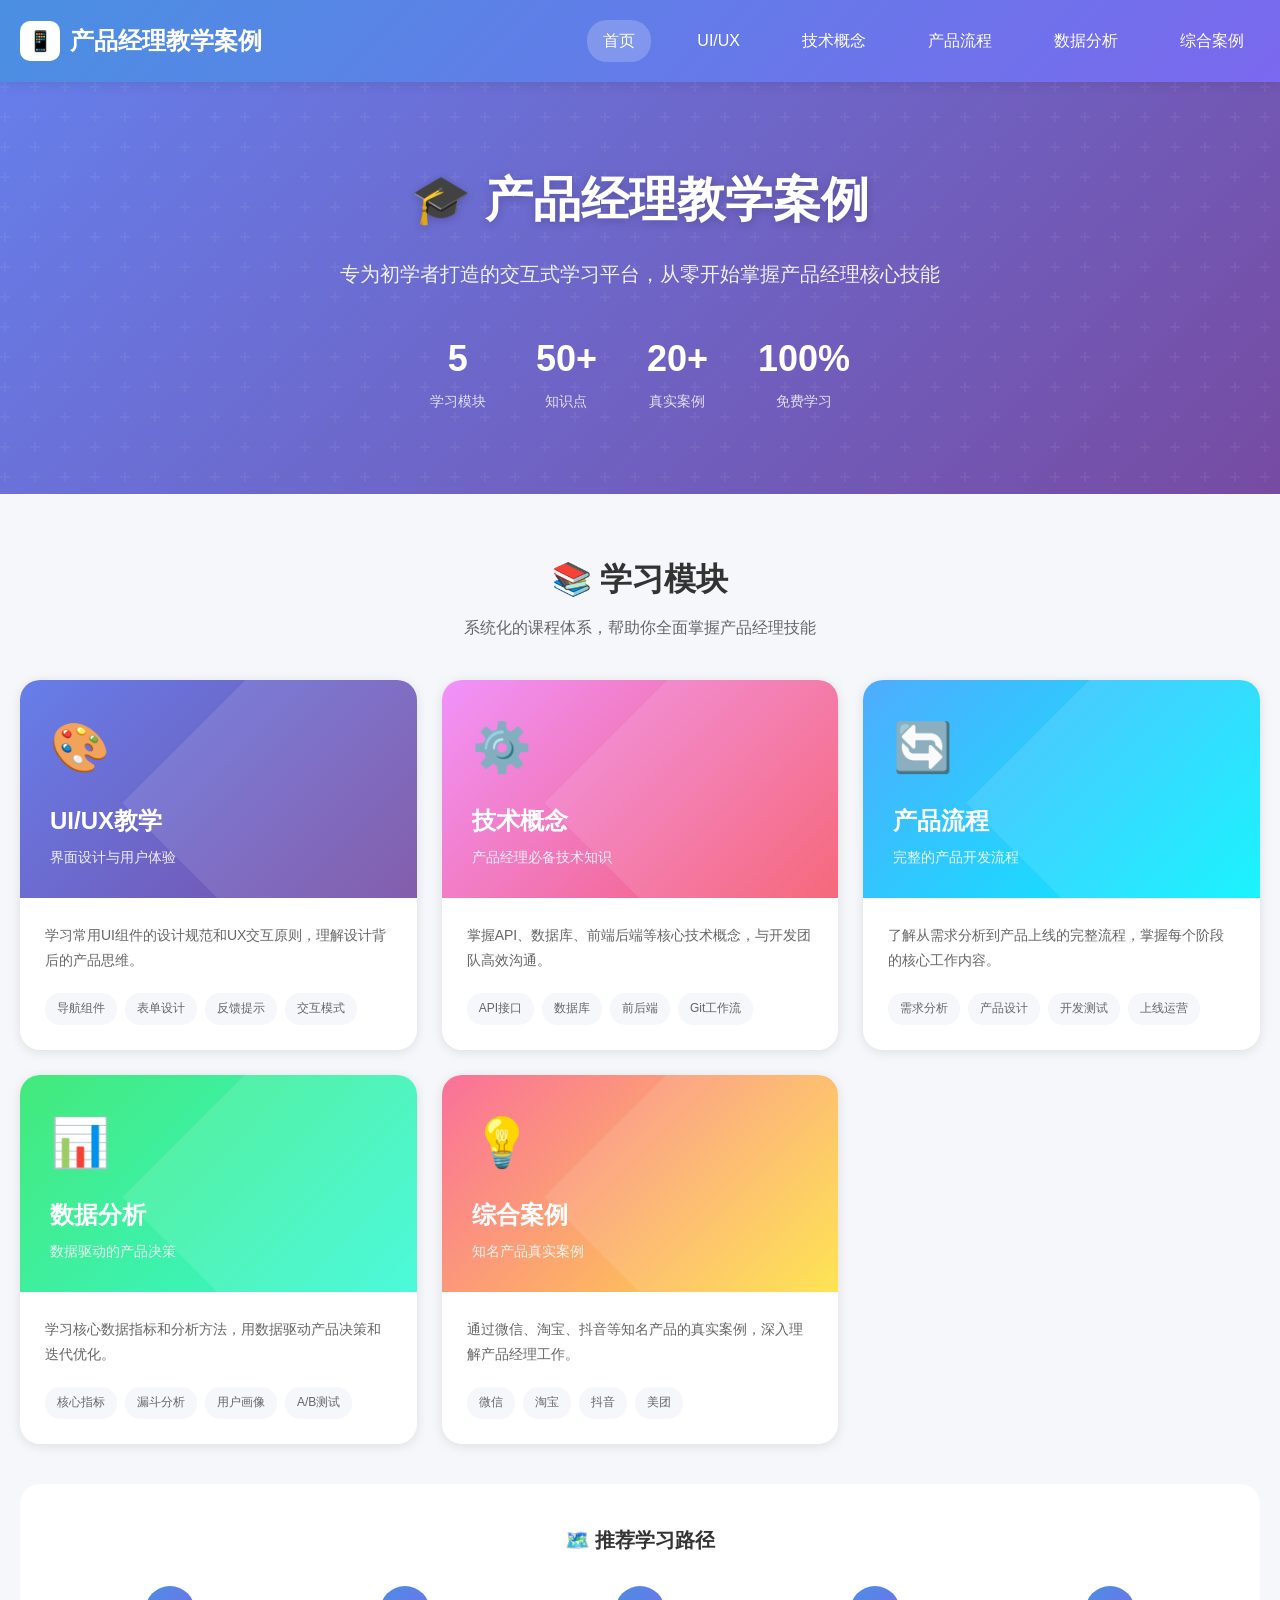
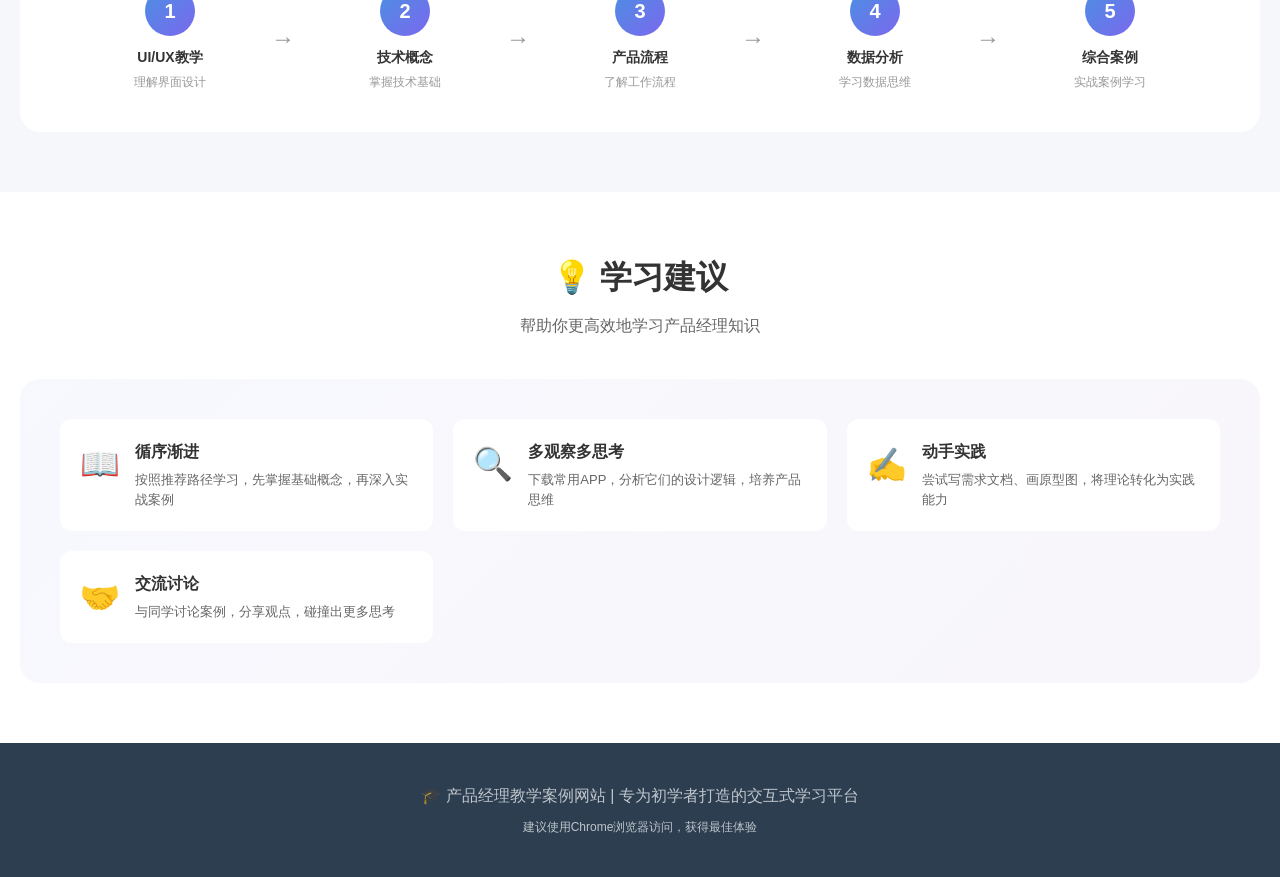
<file: components/product-content.html>
<!DOCTYPE html>
<html lang="zh-CN">
<head>
    <meta charset="UTF-8">
    <meta name="viewport" content="width=device-width, initial-scale=1.0">
    <title>产品经理教学案例 - 专为初学者打造的交互式学习平台</title>
    <style>
        * {
            margin: 0;
            padding: 0;
            box-sizing: border-box;
        }
        
        :root {
            --primary-color: #4A90E2;
            --secondary-color: #7B68EE;
            --success-color: #52C41A;
            --warning-color: #FAAD14;
            --error-color: #FF4D4F;
            --text-primary: #333333;
            --text-secondary: #666666;
            --text-light: #999999;
            --bg-light: #F5F7FA;
            --bg-white: #FFFFFF;
            --border-color: #E8E8E8;
            --shadow: 0 2px 12px rgba(0, 0, 0, 0.1);
            --shadow-hover: 0 4px 20px rgba(0, 0, 0, 0.15);
        }
        
        body {
            font-family: -apple-system, BlinkMacSystemFont, 'Segoe UI', 'PingFang SC', 'Hiragino Sans GB', 'Microsoft YaHei', sans-serif;
            background: var(--bg-light);
            color: var(--text-primary);
            line-height: 1.6;
        }
        
        .container {
            max-width: 1400px;
            margin: 0 auto;
            padding: 0 20px;
        }
        
        header {
            background: linear-gradient(135deg, var(--primary-color), var(--secondary-color));
            color: white;
            padding: 20px 0;
            position: sticky;
            top: 0;
            z-index: 1000;
            box-shadow: var(--shadow);
        }
        
        .header-content {
            display: flex;
            justify-content: space-between;
            align-items: center;
        }
        
        .logo {
            font-size: 24px;
            font-weight: bold;
            display: flex;
            align-items: center;
            gap: 10px;
        }
        
        .logo-icon {
            width: 40px;
            height: 40px;
            background: white;
            border-radius: 10px;
            display: flex;
            align-items: center;
            justify-content: center;
            font-size: 20px;
        }
        
        nav {
            display: flex;
            gap: 30px;
        }
        
        nav a {
            color: white;
            text-decoration: none;
            padding: 8px 16px;
            border-radius: 20px;
            transition: all 0.3s;
            font-weight: 500;
        }
        
        nav a:hover, nav a.active {
            background: rgba(255, 255, 255, 0.2);
        }
        
        .hero {
            background: linear-gradient(135deg, #667eea 0%, #764ba2 100%);
            color: white;
            padding: 80px 0;
            text-align: center;
            position: relative;
            overflow: hidden;
        }
        
        .hero::before {
            content: '';
            position: absolute;
            top: 0;
            left: 0;
            right: 0;
            bottom: 0;
            background: url("data:image/svg+xml,%3Csvg width='60' height='60' viewBox='0 0 60 60' xmlns='http://www.w3.org/2000/svg'%3E%3Cg fill='none' fill-rule='evenodd'%3E%3Cg fill='%23ffffff' fill-opacity='0.05'%3E%3Cpath d='M36 34v-4h-2v4h-4v2h4v4h2v-4h4v-2h-4zm0-30V0h-2v4h-4v2h4v4h2V6h4V4h-4zM6 34v-4H4v4H0v2h4v4h2v-4h4v-2H6zM6 4V0H4v4H0v2h4v4h2V6h4V4H6z'/%3E%3C/g%3E%3C/g%3E%3C/svg%3E");
        }
        
        .hero-content {
            position: relative;
            z-index: 1;
        }
        
        .hero h1 {
            font-size: 48px;
            margin-bottom: 20px;
            text-shadow: 0 2px 10px rgba(0, 0, 0, 0.2);
        }
        
        .hero p {
            font-size: 20px;
            opacity: 0.9;
            max-width: 600px;
            margin: 0 auto 30px;
        }
        
        .hero-stats {
            display: flex;
            justify-content: center;
            gap: 50px;
            margin-top: 40px;
        }
        
        .stat-item {
            text-align: center;
        }
        
        .stat-number {
            font-size: 36px;
            font-weight: bold;
            display: block;
        }
        
        .stat-label {
            font-size: 14px;
            opacity: 0.8;
        }
        
        .section {
            padding: 60px 0;
        }
        
        .section-title {
            text-align: center;
            margin-bottom: 40px;
        }
        
        .section-title h2 {
            font-size: 32px;
            color: var(--text-primary);
            margin-bottom: 10px;
        }
        
        .section-title p {
            color: var(--text-secondary);
            font-size: 16px;
        }
        
        .module-grid {
            display: grid;
            grid-template-columns: repeat(3, 1fr);
            gap: 25px;
        }
        
        @media (max-width: 1024px) {
            .module-grid {
                grid-template-columns: repeat(2, 1fr);
            }
        }
        
        @media (max-width: 768px) {
            .module-grid {
                grid-template-columns: 1fr;
            }
            
            .hero h1 {
                font-size: 32px;
            }
            
            .hero-stats {
                flex-wrap: wrap;
                gap: 30px;
            }
            
            nav {
                flex-wrap: wrap;
                justify-content: center;
                gap: 10px;
            }
            
            .header-content {
                flex-direction: column;
                gap: 15px;
            }
        }
        
        .module-card {
            background: var(--bg-white);
            border-radius: 20px;
            overflow: hidden;
            box-shadow: var(--shadow);
            transition: all 0.3s;
            text-decoration: none;
            color: inherit;
            display: block;
        }
        
        .module-card:hover {
            transform: translateY(-8px);
            box-shadow: var(--shadow-hover);
        }
        
        .module-header {
            padding: 30px;
            color: white;
            position: relative;
            overflow: hidden;
        }
        
        .module-header::before {
            content: '';
            position: absolute;
            top: -50%;
            right: -50%;
            width: 100%;
            height: 200%;
            background: rgba(255, 255, 255, 0.1);
            transform: rotate(45deg);
        }
        
        .module-header.ui { background: linear-gradient(135deg, #667eea, #764ba2); }
        .module-header.tech { background: linear-gradient(135deg, #f093fb, #f5576c); }
        .module-header.flow { background: linear-gradient(135deg, #4facfe, #00f2fe); }
        .module-header.data { background: linear-gradient(135deg, #43e97b, #38f9d7); }
        .module-header.case { background: linear-gradient(135deg, #fa709a, #fee140); }
        
        .module-icon {
            font-size: 48px;
            margin-bottom: 15px;
            position: relative;
            z-index: 1;
        }
        
        .module-title {
            font-size: 24px;
            font-weight: bold;
            margin-bottom: 5px;
            position: relative;
            z-index: 1;
        }
        
        .module-subtitle {
            font-size: 14px;
            opacity: 0.9;
            position: relative;
            z-index: 1;
        }
        
        .module-body {
            padding: 25px;
        }
        
        .module-desc {
            color: var(--text-secondary);
            font-size: 14px;
            margin-bottom: 20px;
            line-height: 1.8;
        }
        
        .module-topics {
            display: flex;
            flex-wrap: wrap;
            gap: 8px;
        }
        
        .topic-tag {
            background: var(--bg-light);
            color: var(--text-secondary);
            padding: 6px 12px;
            border-radius: 15px;
            font-size: 12px;
        }
        
        .learning-path {
            background: var(--bg-white);
            border-radius: 20px;
            padding: 40px;
            margin-top: 40px;
        }
        
        .path-title {
            font-size: 20px;
            margin-bottom: 30px;
            text-align: center;
            color: var(--text-primary);
        }
        
        .path-steps {
            display: flex;
            justify-content: space-between;
            align-items: center;
            flex-wrap: wrap;
            gap: 15px;
        }
        
        .path-step {
            flex: 1;
            min-width: 150px;
            text-align: center;
            position: relative;
        }
        
        .path-step:not(:last-child)::after {
            content: '→';
            position: absolute;
            right: -15px;
            top: 50%;
            transform: translateY(-50%);
            font-size: 24px;
            color: var(--text-light);
        }
        
        .step-number {
            width: 50px;
            height: 50px;
            border-radius: 50%;
            background: linear-gradient(135deg, var(--primary-color), var(--secondary-color));
            color: white;
            display: flex;
            align-items: center;
            justify-content: center;
            font-size: 20px;
            font-weight: bold;
            margin: 0 auto 10px;
        }
        
        .step-title {
            font-size: 14px;
            font-weight: 600;
            color: var(--text-primary);
            margin-bottom: 5px;
        }
        
        .step-desc {
            font-size: 12px;
            color: var(--text-light);
        }
        
        .tips-section {
            background: linear-gradient(135deg, rgba(102, 126, 234, 0.05), rgba(118, 75, 162, 0.05));
            border-radius: 20px;
            padding: 40px;
            margin-top: 40px;
        }
        
        .tips-grid {
            display: grid;
            grid-template-columns: repeat(auto-fit, minmax(280px, 1fr));
            gap: 20px;
        }
        
        .tip-card {
            background: white;
            border-radius: 12px;
            padding: 20px;
            display: flex;
            gap: 15px;
            align-items: flex-start;
        }
        
        .tip-icon {
            font-size: 32px;
            flex-shrink: 0;
        }
        
        .tip-content h4 {
            font-size: 16px;
            margin-bottom: 5px;
            color: var(--text-primary);
        }
        
        .tip-content p {
            font-size: 13px;
            color: var(--text-secondary);
        }
        
        footer {
            background: #2C3E50;
            color: white;
            padding: 40px 0;
            text-align: center;
        }
        
        footer p {
            opacity: 0.7;
        }
        
        .scroll-top {
            position: fixed;
            bottom: 30px;
            right: 30px;
            width: 50px;
            height: 50px;
            border-radius: 50%;
            background: linear-gradient(135deg, var(--primary-color), var(--secondary-color));
            color: white;
            border: none;
            font-size: 20px;
            cursor: pointer;
            box-shadow: 0 4px 15px rgba(74, 144, 226, 0.4);
            z-index: 999;
            transition: all 0.3s;
            display: none;
        }
        
        .scroll-top.visible {
            display: flex;
            align-items: center;
            justify-content: center;
        }
    </style>
</head>
<body>
    <header>
        <div class="container header-content">
            <div class="logo">
                <div class="logo-icon">📱</div>
                <span>产品经理教学案例</span>
            </div>
            <nav>
                <a href="index.html" class="active">首页</a>
                <a href="ui-components.html">UI/UX</a>
                <a href="tech-concepts.html">技术概念</a>
                <a href="product-flow.html">产品流程</a>
                <a href="data-analysis.html">数据分析</a>
                <a href="case-study.html">综合案例</a>
            </nav>
        </div>
    </header>
    
    <section class="hero">
        <div class="container hero-content">
            <h1>🎓 产品经理教学案例</h1>
            <p>专为初学者打造的交互式学习平台，从零开始掌握产品经理核心技能</p>
            <div class="hero-stats">
                <div class="stat-item">
                    <span class="stat-number">5</span>
                    <span class="stat-label">学习模块</span>
                </div>
                <div class="stat-item">
                    <span class="stat-number">50+</span>
                    <span class="stat-label">知识点</span>
                </div>
                <div class="stat-item">
                    <span class="stat-number">20+</span>
                    <span class="stat-label">真实案例</span>
                </div>
                <div class="stat-item">
                    <span class="stat-number">100%</span>
                    <span class="stat-label">免费学习</span>
                </div>
            </div>
        </div>
    </section>
    
    <section class="section">
        <div class="container">
            <div class="section-title">
                <h2>📚 学习模块</h2>
                <p>系统化的课程体系，帮助你全面掌握产品经理技能</p>
            </div>
            
            <div class="module-grid">
                <a href="ui-components.html" class="module-card">
                    <div class="module-header ui">
                        <div class="module-icon">🎨</div>
                        <div class="module-title">UI/UX教学</div>
                        <div class="module-subtitle">界面设计与用户体验</div>
                    </div>
                    <div class="module-body">
                        <p class="module-desc">学习常用UI组件的设计规范和UX交互原则，理解设计背后的产品思维。</p>
                        <div class="module-topics">
                            <span class="topic-tag">导航组件</span>
                            <span class="topic-tag">表单设计</span>
                            <span class="topic-tag">反馈提示</span>
                            <span class="topic-tag">交互模式</span>
                        </div>
                    </div>
                </a>
                
                <a href="tech-concepts.html" class="module-card">
                    <div class="module-header tech">
                        <div class="module-icon">⚙️</div>
                        <div class="module-title">技术概念</div>
                        <div class="module-subtitle">产品经理必备技术知识</div>
                    </div>
                    <div class="module-body">
                        <p class="module-desc">掌握API、数据库、前端后端等核心技术概念，与开发团队高效沟通。</p>
                        <div class="module-topics">
                            <span class="topic-tag">API接口</span>
                            <span class="topic-tag">数据库</span>
                            <span class="topic-tag">前后端</span>
                            <span class="topic-tag">Git工作流</span>
                        </div>
                    </div>
                </a>
                
                <a href="product-flow.html" class="module-card">
                    <div class="module-header flow">
                        <div class="module-icon">🔄</div>
                        <div class="module-title">产品流程</div>
                        <div class="module-subtitle">完整的产品开发流程</div>
                    </div>
                    <div class="module-body">
                        <p class="module-desc">了解从需求分析到产品上线的完整流程，掌握每个阶段的核心工作内容。</p>
                        <div class="module-topics">
                            <span class="topic-tag">需求分析</span>
                            <span class="topic-tag">产品设计</span>
                            <span class="topic-tag">开发测试</span>
                            <span class="topic-tag">上线运营</span>
                        </div>
                    </div>
                </a>
                
                <a href="data-analysis.html" class="module-card">
                    <div class="module-header data">
                        <div class="module-icon">📊</div>
                        <div class="module-title">数据分析</div>
                        <div class="module-subtitle">数据驱动的产品决策</div>
                    </div>
                    <div class="module-body">
                        <p class="module-desc">学习核心数据指标和分析方法，用数据驱动产品决策和迭代优化。</p>
                        <div class="module-topics">
                            <span class="topic-tag">核心指标</span>
                            <span class="topic-tag">漏斗分析</span>
                            <span class="topic-tag">用户画像</span>
                            <span class="topic-tag">A/B测试</span>
                        </div>
                    </div>
                </a>
                
                <a href="case-study.html" class="module-card">
                    <div class="module-header case">
                        <div class="module-icon">💡</div>
                        <div class="module-title">综合案例</div>
                        <div class="module-subtitle">知名产品真实案例</div>
                    </div>
                    <div class="module-body">
                        <p class="module-desc">通过微信、淘宝、抖音等知名产品的真实案例，深入理解产品经理工作。</p>
                        <div class="module-topics">
                            <span class="topic-tag">微信</span>
                            <span class="topic-tag">淘宝</span>
                            <span class="topic-tag">抖音</span>
                            <span class="topic-tag">美团</span>
                        </div>
                    </div>
                </a>
            </div>
            
            <div class="learning-path">
                <h3 class="path-title">🗺️ 推荐学习路径</h3>
                <div class="path-steps">
                    <div class="path-step">
                        <div class="step-number">1</div>
                        <div class="step-title">UI/UX教学</div>
                        <div class="step-desc">理解界面设计</div>
                    </div>
                    <div class="path-step">
                        <div class="step-number">2</div>
                        <div class="step-title">技术概念</div>
                        <div class="step-desc">掌握技术基础</div>
                    </div>
                    <div class="path-step">
                        <div class="step-number">3</div>
                        <div class="step-title">产品流程</div>
                        <div class="step-desc">了解工作流程</div>
                    </div>
                    <div class="path-step">
                        <div class="step-number">4</div>
                        <div class="step-title">数据分析</div>
                        <div class="step-desc">学习数据思维</div>
                    </div>
                    <div class="path-step">
                        <div class="step-number">5</div>
                        <div class="step-title">综合案例</div>
                        <div class="step-desc">实战案例学习</div>
                    </div>
                </div>
            </div>
        </div>
    </section>
    
    <section class="section" style="background: var(--bg-white);">
        <div class="container">
            <div class="section-title">
                <h2>💡 学习建议</h2>
                <p>帮助你更高效地学习产品经理知识</p>
            </div>
            
            <div class="tips-section">
                <div class="tips-grid">
                    <div class="tip-card">
                        <div class="tip-icon">📖</div>
                        <div class="tip-content">
                            <h4>循序渐进</h4>
                            <p>按照推荐路径学习，先掌握基础概念，再深入实战案例</p>
                        </div>
                    </div>
                    <div class="tip-card">
                        <div class="tip-icon">🔍</div>
                        <div class="tip-content">
                            <h4>多观察多思考</h4>
                            <p>下载常用APP，分析它们的设计逻辑，培养产品思维</p>
                        </div>
                    </div>
                    <div class="tip-card">
                        <div class="tip-icon">✍️</div>
                        <div class="tip-content">
                            <h4>动手实践</h4>
                            <p>尝试写需求文档、画原型图，将理论转化为实践能力</p>
                        </div>
                    </div>
                    <div class="tip-card">
                        <div class="tip-icon">🤝</div>
                        <div class="tip-content">
                            <h4>交流讨论</h4>
                            <p>与同学讨论案例，分享观点，碰撞出更多思考</p>
                        </div>
                    </div>
                </div>
            </div>
        </div>
    </section>
    
    <footer>
        <div class="container">
            <p>🎓 产品经理教学案例网站 | 专为初学者打造的交互式学习平台</p>
            <p style="margin-top: 10px; font-size: 12px;">建议使用Chrome浏览器访问，获得最佳体验</p>
        </div>
    </footer>
    
    <button class="scroll-top" onclick="scrollToTop()">↑</button>
    
    <script>
        window.addEventListener('scroll', function() {
            const btn = document.querySelector('.scroll-top');
            if (window.scrollY > 300) {
                btn.classList.add('visible');
            } else {
                btn.classList.remove('visible');
            }
        });
        
        function scrollToTop() {
            window.scrollTo({ top: 0, behavior: 'smooth' });
        }
    </script>
</body>
</html>
</file>
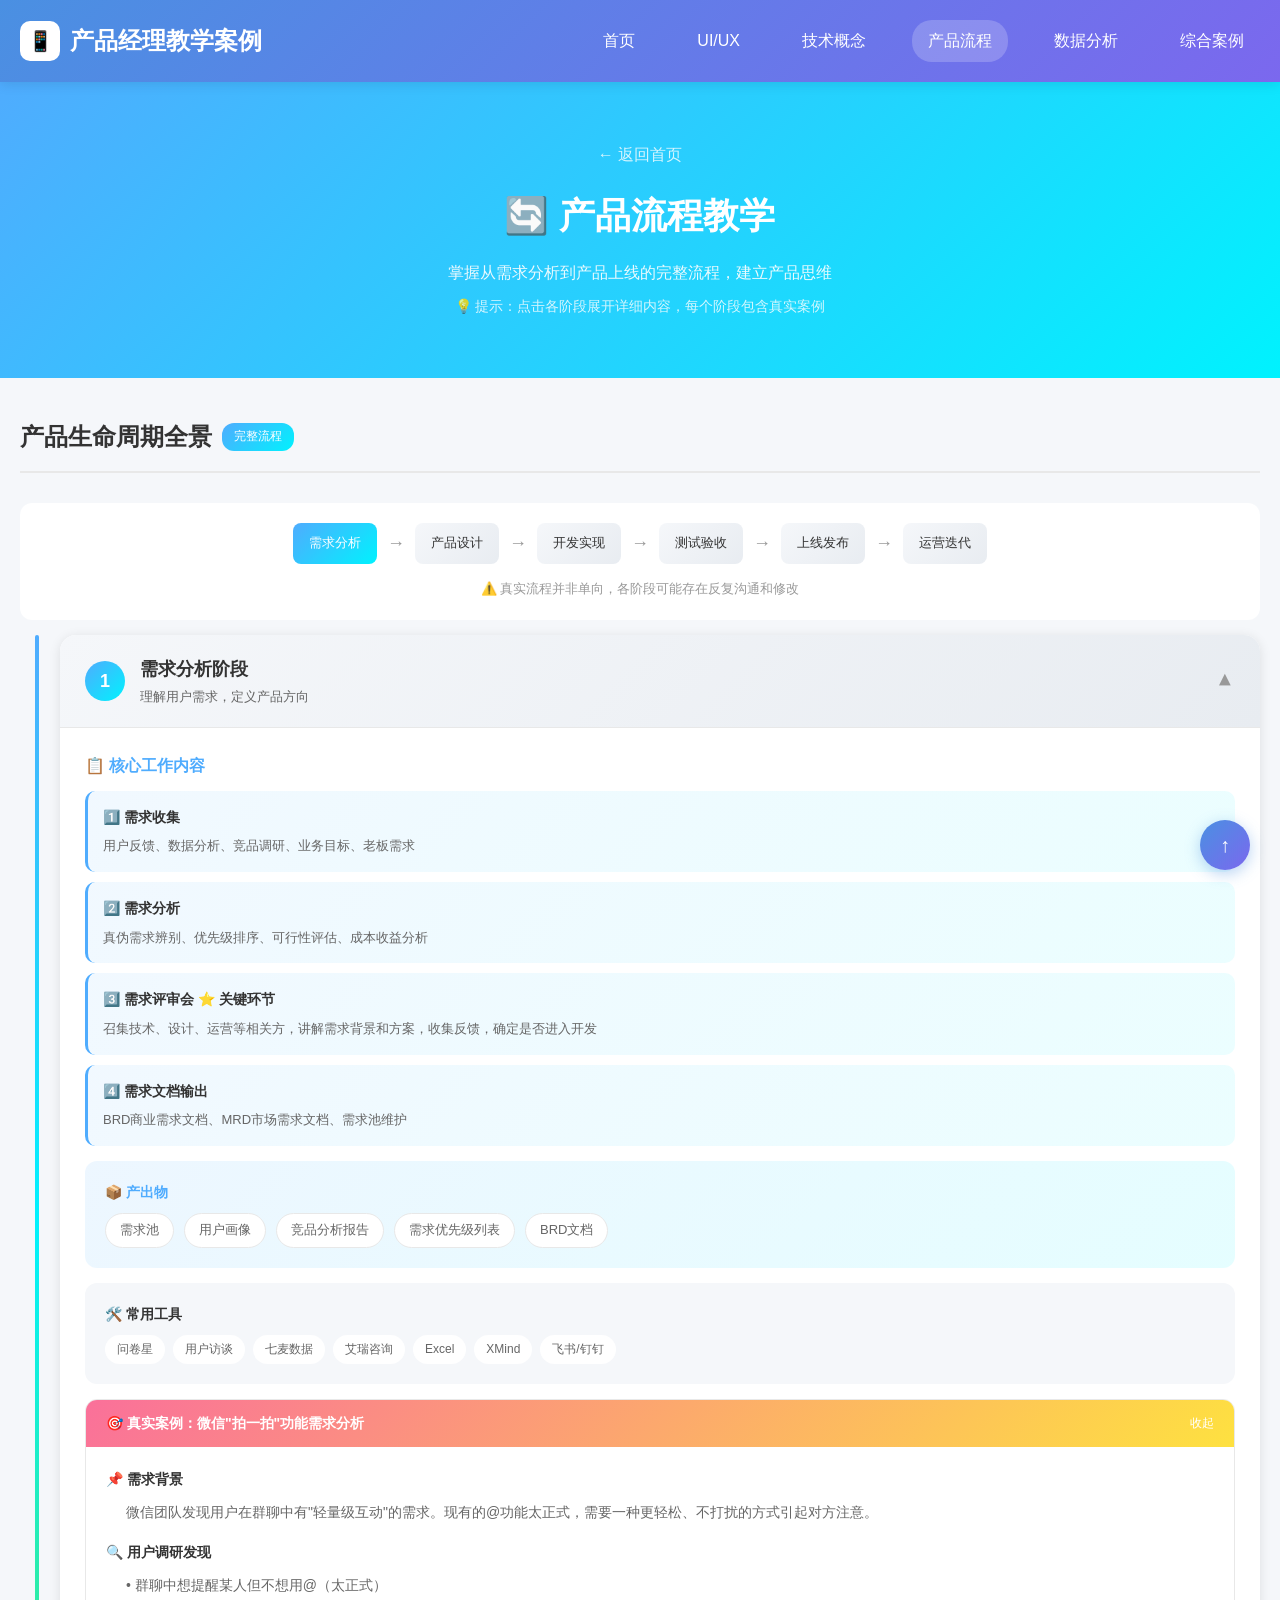
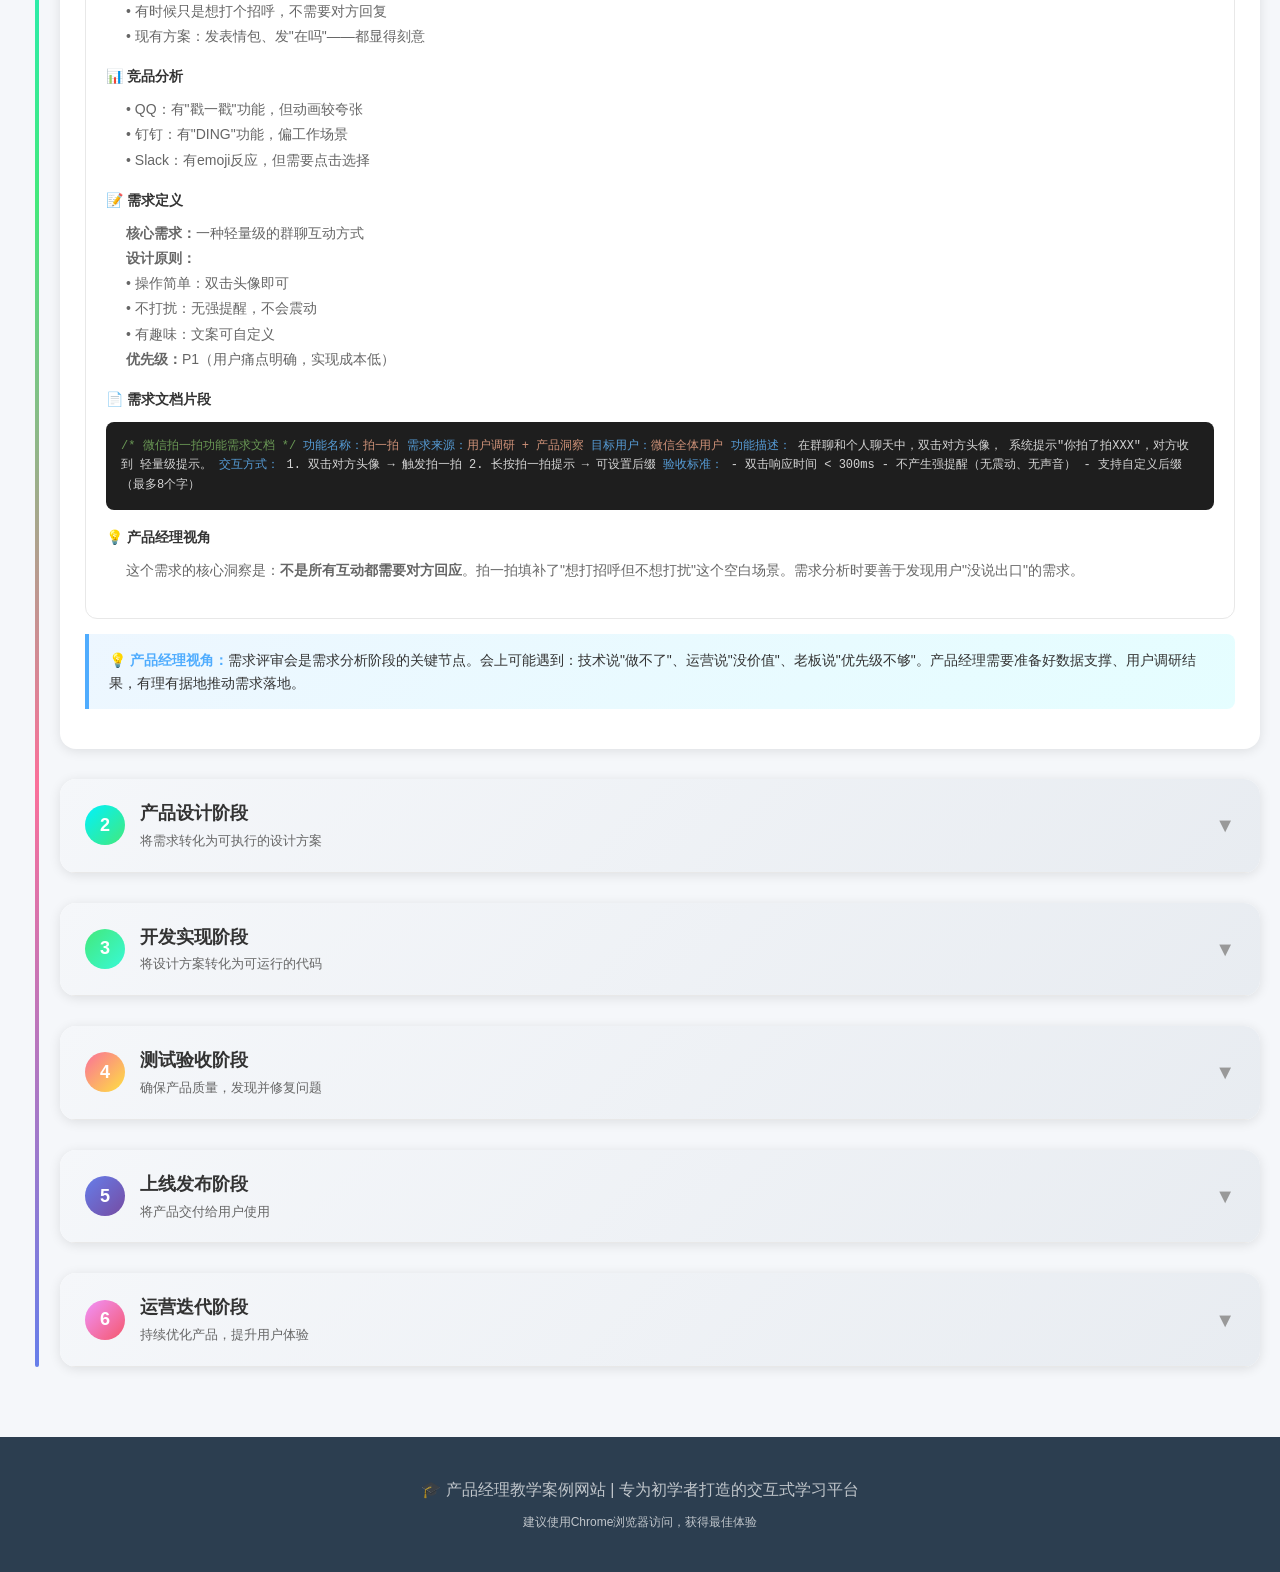
<file: components/product-flow.html>
<!DOCTYPE html>
<html lang="zh-CN">
<head>
    <meta charset="UTF-8">
    <meta name="viewport" content="width=device-width, initial-scale=1.0">
    <title>产品流程教学 - 产品经理教学案例</title>
    <style>
        * {
            margin: 0;
            padding: 0;
            box-sizing: border-box;
        }
        
        :root {
            --primary-color: #4A90E2;
            --secondary-color: #7B68EE;
            --success-color: #52C41A;
            --warning-color: #FAAD14;
            --error-color: #FF4D4F;
            --text-primary: #333333;
            --text-secondary: #666666;
            --text-light: #999999;
            --bg-light: #F5F7FA;
            --bg-white: #FFFFFF;
            --border-color: #E8E8E8;
            --shadow: 0 2px 12px rgba(0, 0, 0, 0.1);
            --shadow-hover: 0 4px 20px rgba(0, 0, 0, 0.15);
        }
        
        body {
            font-family: -apple-system, BlinkMacSystemFont, 'Segoe UI', 'PingFang SC', 'Hiragino Sans GB', 'Microsoft YaHei', sans-serif;
            background: var(--bg-light);
            color: var(--text-primary);
            line-height: 1.6;
        }
        
        .container {
            max-width: 1400px;
            margin: 0 auto;
            padding: 0 20px;
        }
        
        header {
            background: linear-gradient(135deg, var(--primary-color), var(--secondary-color));
            color: white;
            padding: 20px 0;
            position: sticky;
            top: 0;
            z-index: 1000;
            box-shadow: var(--shadow);
        }
        
        .header-content {
            display: flex;
            justify-content: space-between;
            align-items: center;
        }
        
        .logo {
            font-size: 24px;
            font-weight: bold;
            display: flex;
            align-items: center;
            gap: 10px;
        }
        
        .logo-icon {
            width: 40px;
            height: 40px;
            background: white;
            border-radius: 10px;
            display: flex;
            align-items: center;
            justify-content: center;
            font-size: 20px;
        }
        
        nav {
            display: flex;
            gap: 30px;
        }
        
        nav a {
            color: white;
            text-decoration: none;
            padding: 8px 16px;
            border-radius: 20px;
            transition: all 0.3s;
            font-weight: 500;
        }
        
        nav a:hover, nav a.active {
            background: rgba(255, 255, 255, 0.2);
        }
        
        .page-header {
            background: linear-gradient(135deg, #4facfe 0%, #00f2fe 100%);
            color: white;
            padding: 60px 0;
            text-align: center;
        }
        
        .page-header h1 {
            font-size: 36px;
            margin-bottom: 15px;
        }
        
        .page-header p {
            font-size: 16px;
            opacity: 0.9;
        }
        
        .section {
            padding: 40px 0;
        }
        
        .section-title {
            display: flex;
            align-items: center;
            gap: 10px;
            margin-bottom: 30px;
            padding-bottom: 15px;
            border-bottom: 2px solid var(--border-color);
        }
        
        .section-title h2 {
            font-size: 24px;
            color: var(--text-primary);
        }
        
        .section-title .badge {
            background: linear-gradient(135deg, #4facfe, #00f2fe);
            color: white;
            padding: 4px 12px;
            border-radius: 12px;
            font-size: 12px;
        }
        
        .flow-timeline {
            position: relative;
            padding-left: 40px;
        }
        
        .flow-timeline::before {
            content: '';
            position: absolute;
            left: 15px;
            top: 0;
            bottom: 0;
            width: 4px;
            background: linear-gradient(180deg, #4facfe, #00f2fe, #43e97b, #fa709a, #667eea);
            border-radius: 2px;
        }
        
        .flow-item {
            position: relative;
            margin-bottom: 30px;
            background: var(--bg-white);
            border-radius: 16px;
            box-shadow: var(--shadow);
            overflow: hidden;
            transition: all 0.3s;
        }
        
        .flow-item:hover {
            box-shadow: var(--shadow-hover);
            transform: translateX(5px);
        }
        
        .flow-item::before {
            content: '';
            position: absolute;
            left: -33px;
            top: 25px;
            width: 16px;
            height: 16px;
            border-radius: 50%;
            background: white;
            border: 4px solid #4facfe;
            z-index: 1;
        }
        
        .flow-item:nth-child(1)::before { border-color: #4facfe; }
        .flow-item:nth-child(2)::before { border-color: #00f2fe; }
        .flow-item:nth-child(3)::before { border-color: #43e97b; }
        .flow-item:nth-child(4)::before { border-color: #fa709a; }
        .flow-item:nth-child(5)::before { border-color: #667eea; }
        .flow-item:nth-child(6)::before { border-color: #f093fb; }
        
        .flow-header {
            padding: 20px 25px;
            background: linear-gradient(135deg, #f5f7fa 0%, #e8ecf1 100%);
            border-bottom: 1px solid var(--border-color);
            display: flex;
            align-items: center;
            justify-content: space-between;
            cursor: pointer;
        }
        
        .flow-header-left {
            display: flex;
            align-items: center;
            gap: 15px;
        }
        
        .flow-number {
            width: 40px;
            height: 40px;
            border-radius: 50%;
            background: linear-gradient(135deg, #4facfe, #00f2fe);
            color: white;
            display: flex;
            align-items: center;
            justify-content: center;
            font-size: 18px;
            font-weight: bold;
        }
        
        .flow-item:nth-child(2) .flow-number { background: linear-gradient(135deg, #00f2fe, #43e97b); }
        .flow-item:nth-child(3) .flow-number { background: linear-gradient(135deg, #43e97b, #38f9d7); }
        .flow-item:nth-child(4) .flow-number { background: linear-gradient(135deg, #fa709a, #fee140); }
        .flow-item:nth-child(5) .flow-number { background: linear-gradient(135deg, #667eea, #764ba2); }
        .flow-item:nth-child(6) .flow-number { background: linear-gradient(135deg, #f093fb, #f5576c); }
        
        .flow-title h3 {
            font-size: 18px;
            color: var(--text-primary);
            margin-bottom: 3px;
        }
        
        .flow-title p {
            font-size: 13px;
            color: var(--text-secondary);
        }
        
        .flow-toggle {
            font-size: 20px;
            color: var(--text-light);
            transition: transform 0.3s;
        }
        
        .flow-item.expanded .flow-toggle {
            transform: rotate(180deg);
        }
        
        .flow-item:not(.expanded) .flow-content {
            display: none;
        }
        
        .flow-item.expanded .flow-content {
            display: block;
            padding: 25px;
        }
        
        .flow-content h4 {
            font-size: 16px;
            color: #4facfe;
            margin-bottom: 12px;
            display: flex;
            align-items: center;
            gap: 8px;
        }
        
        .flow-content ul {
            list-style: none;
            margin-bottom: 20px;
        }
        
        .flow-content li {
            padding: 10px 0;
            border-bottom: 1px dashed var(--border-color);
            font-size: 14px;
            color: var(--text-secondary);
            display: flex;
            align-items: flex-start;
            gap: 10px;
        }
        
        .flow-content li:last-child {
            border-bottom: none;
        }
        
        .flow-content li strong {
            color: var(--text-primary);
            min-width: 80px;
        }
        
        .flow-content li .icon {
            font-size: 16px;
        }
        
        .sub-step {
            background: linear-gradient(135deg, rgba(79, 172, 254, 0.08), rgba(0, 242, 254, 0.08));
            border-radius: 10px;
            padding: 15px;
            margin: 10px 0;
            border-left: 3px solid #4facfe;
        }
        
        .sub-step-title {
            font-weight: 600;
            color: var(--text-primary);
            margin-bottom: 8px;
            font-size: 14px;
        }
        
        .sub-step-content {
            font-size: 13px;
            color: var(--text-secondary);
        }
        
        .deliverable-box {
            background: linear-gradient(135deg, rgba(79, 172, 254, 0.1), rgba(0, 242, 254, 0.1));
            border-radius: 12px;
            padding: 20px;
            margin: 15px 0;
        }
        
        .deliverable-box h5 {
            font-size: 14px;
            color: #4facfe;
            margin-bottom: 10px;
        }
        
        .deliverable-list {
            display: flex;
            flex-wrap: wrap;
            gap: 10px;
        }
        
        .deliverable-tag {
            background: white;
            padding: 6px 14px;
            border-radius: 20px;
            font-size: 13px;
            color: var(--text-secondary);
            border: 1px solid var(--border-color);
        }
        
        .tool-box {
            background: var(--bg-light);
            border-radius: 12px;
            padding: 20px;
            margin: 15px 0;
        }
        
        .tool-box h5 {
            font-size: 14px;
            color: var(--text-primary);
            margin-bottom: 10px;
        }
        
        .tool-list {
            display: flex;
            flex-wrap: wrap;
            gap: 8px;
        }
        
        .tool-tag {
            background: white;
            padding: 5px 12px;
            border-radius: 15px;
            font-size: 12px;
            color: var(--text-secondary);
        }
        
        .case-box {
            background: white;
            border-radius: 12px;
            margin: 15px 0;
            border: 1px solid var(--border-color);
            overflow: hidden;
        }
        
        .case-header {
            background: linear-gradient(135deg, #fa709a, #fee140);
            color: white;
            padding: 12px 20px;
            cursor: pointer;
            display: flex;
            justify-content: space-between;
            align-items: center;
        }
        
        .case-header h5 {
            font-size: 14px;
            display: flex;
            align-items: center;
            gap: 8px;
        }
        
        .case-toggle {
            font-size: 12px;
        }
        
        .case-box.expanded .case-toggle::after {
            content: '收起';
        }
        
        .case-box:not(.expanded) .case-toggle::after {
            content: '展开';
        }
        
        .case-content {
            display: none;
            padding: 20px;
            font-size: 14px;
            color: var(--text-secondary);
            line-height: 1.8;
        }
        
        .case-box.expanded .case-content {
            display: block;
        }
        
        .case-section {
            margin-bottom: 15px;
        }
        
        .case-section-title {
            font-weight: 600;
            color: var(--text-primary);
            margin-bottom: 8px;
            display: flex;
            align-items: center;
            gap: 5px;
        }
        
        .case-section-content {
            padding-left: 20px;
        }
        
        .prd-preview {
            background: #1e1e1e;
            color: #d4d4d4;
            border-radius: 8px;
            padding: 15px;
            font-family: 'Courier New', monospace;
            font-size: 12px;
            line-height: 1.6;
            overflow-x: auto;
            margin: 10px 0;
        }
        
        .prd-preview .comment {
            color: #6a9955;
        }
        
        .prd-preview .title {
            color: #569cd6;
        }
        
        .prd-preview .highlight {
            color: #ce9178;
        }
        
        .knowledge-tip {
            background: linear-gradient(135deg, rgba(79, 172, 254, 0.1), rgba(0, 242, 254, 0.1));
            border-left: 4px solid #4facfe;
            padding: 15px 20px;
            border-radius: 0 8px 8px 0;
            margin: 15px 0;
            font-size: 14px;
        }
        
        .knowledge-tip strong {
            color: #4facfe;
        }
        
        .back-link {
            display: inline-flex;
            align-items: center;
            gap: 5px;
            color: white;
            text-decoration: none;
            margin-bottom: 20px;
            opacity: 0.8;
            transition: opacity 0.3s;
        }
        
        .back-link:hover {
            opacity: 1;
        }
        
        footer {
            background: #2C3E50;
            color: white;
            padding: 40px 0;
            text-align: center;
        }
        
        footer p {
            opacity: 0.7;
        }
        
        .process-diagram {
            background: white;
            border-radius: 12px;
            padding: 20px;
            margin: 15px 0;
            text-align: center;
        }
        
        .process-steps {
            display: flex;
            align-items: center;
            justify-content: center;
            gap: 10px;
            flex-wrap: wrap;
        }
        
        .process-step {
            background: linear-gradient(135deg, #f5f7fa, #e8ecf1);
            padding: 10px 16px;
            border-radius: 8px;
            font-size: 13px;
            font-weight: 500;
        }
        
        .process-step.highlight {
            background: linear-gradient(135deg, #4facfe, #00f2fe);
            color: white;
        }
        
        .process-step.warning {
            background: linear-gradient(135deg, #fa709a, #fee140);
            color: white;
        }
        
        .process-arrow {
            font-size: 18px;
            color: var(--text-light);
        }
        
        .process-arrow.back {
            color: #fa709a;
        }
        
        .stakeholder-grid {
            display: grid;
            grid-template-columns: repeat(auto-fit, minmax(150px, 1fr));
            gap: 12px;
            margin: 15px 0;
        }
        
        .stakeholder-card {
            background: var(--bg-light);
            border-radius: 10px;
            padding: 15px;
            text-align: center;
        }
        
        .stakeholder-icon {
            font-size: 28px;
            margin-bottom: 8px;
        }
        
        .stakeholder-name {
            font-size: 14px;
            font-weight: 600;
            color: var(--text-primary);
            margin-bottom: 4px;
        }
        
        .stakeholder-role {
            font-size: 12px;
            color: var(--text-light);
        }
        
        .real-scenario {
            background: linear-gradient(135deg, rgba(250, 112, 154, 0.1), rgba(254, 225, 64, 0.1));
            border: 1px dashed #fa709a;
            border-radius: 12px;
            padding: 20px;
            margin: 20px 0;
        }
        
        .real-scenario h4 {
            color: #fa709a;
            font-size: 16px;
            margin-bottom: 15px;
            display: flex;
            align-items: center;
            gap: 8px;
        }
        
        .scenario-item {
            background: white;
            border-radius: 8px;
            padding: 15px;
            margin-bottom: 10px;
        }
        
        .scenario-item:last-child {
            margin-bottom: 0;
        }
        
        .scenario-title {
            font-weight: 600;
            color: var(--text-primary);
            margin-bottom: 8px;
            font-size: 14px;
        }
        
        .scenario-desc {
            font-size: 13px;
            color: var(--text-secondary);
            margin-bottom: 8px;
        }
        
        .scenario-solution {
            background: var(--bg-light);
            border-radius: 6px;
            padding: 10px;
            font-size: 13px;
            color: var(--text-secondary);
        }
        
        .scenario-solution strong {
            color: #52C41A;
        }
        
        @media (max-width: 768px) {
            .header-content {
                flex-direction: column;
                gap: 15px;
            }
            
            nav {
                flex-wrap: wrap;
                justify-content: center;
                gap: 10px;
            }
            
            .page-header h1 {
                font-size: 28px;
            }
            
            .flow-timeline {
                padding-left: 30px;
            }
            
            .flow-timeline::before {
                left: 10px;
            }
            
            .flow-item::before {
                left: -26px;
                width: 12px;
                height: 12px;
            }
            
            .process-steps {
                flex-direction: column;
            }
            
            .process-arrow {
                transform: rotate(90deg);
            }
        }
    </style>
</head>
<body>
    <header>
        <div class="container header-content">
            <div class="logo">
                <div class="logo-icon">📱</div>
                <span>产品经理教学案例</span>
            </div>
            <nav>
                <a href="../index.html?view=chanpin">首页</a>
                <a href="ui-components.html">UI/UX</a>
                <a href="tech-concepts.html">技术概念</a>
                <a href="product-flow.html" class="active">产品流程</a>
                <a href="data-analysis.html">数据分析</a>
                <a href="case-study.html">综合案例</a>
            </nav>
        </div>
    </header>
    
    <section class="page-header">
        <div class="container">
            <a href="../index.html?view=chanpin" class="back-link">← 返回首页</a>
            <h1>🔄 产品流程教学</h1>
            <p>掌握从需求分析到产品上线的完整流程，建立产品思维</p>
            <p style="margin-top: 10px; font-size: 14px; opacity: 0.8;">💡 提示：点击各阶段展开详细内容，每个阶段包含真实案例</p>
        </div>
    </section>
    
    <section class="section">
        <div class="container">
            <div class="section-title">
                <h2>产品生命周期全景</h2>
                <span class="badge">完整流程</span>
            </div>
            
            <div class="process-diagram">
                <div class="process-steps">
                    <div class="process-step highlight">需求分析</div>
                    <div class="process-arrow">→</div>
                    <div class="process-step">产品设计</div>
                    <div class="process-arrow">→</div>
                    <div class="process-step">开发实现</div>
                    <div class="process-arrow">→</div>
                    <div class="process-step">测试验收</div>
                    <div class="process-arrow">→</div>
                    <div class="process-step">上线发布</div>
                    <div class="process-arrow">→</div>
                    <div class="process-step">运营迭代</div>
                </div>
                <p style="margin-top: 15px; font-size: 13px; color: var(--text-light);">⚠️ 真实流程并非单向，各阶段可能存在反复沟通和修改</p>
            </div>
            
            <div class="flow-timeline">
                <div class="flow-item expanded" onclick="toggleFlow(this)">
                    <div class="flow-header">
                        <div class="flow-header-left">
                            <div class="flow-number">1</div>
                            <div class="flow-title">
                                <h3>需求分析阶段</h3>
                                <p>理解用户需求，定义产品方向</p>
                            </div>
                        </div>
                        <div class="flow-toggle">▼</div>
                    </div>
                    <div class="flow-content">
                        <h4>📋 核心工作内容</h4>
                        
                        <div class="sub-step">
                            <div class="sub-step-title">1️⃣ 需求收集</div>
                            <div class="sub-step-content">用户反馈、数据分析、竞品调研、业务目标、老板需求</div>
                        </div>
                        
                        <div class="sub-step">
                            <div class="sub-step-title">2️⃣ 需求分析</div>
                            <div class="sub-step-content">真伪需求辨别、优先级排序、可行性评估、成本收益分析</div>
                        </div>
                        
                        <div class="sub-step">
                            <div class="sub-step-title">3️⃣ 需求评审会 ⭐ 关键环节</div>
                            <div class="sub-step-content">召集技术、设计、运营等相关方，讲解需求背景和方案，收集反馈，确定是否进入开发</div>
                        </div>
                        
                        <div class="sub-step">
                            <div class="sub-step-title">4️⃣ 需求文档输出</div>
                            <div class="sub-step-content">BRD商业需求文档、MRD市场需求文档、需求池维护</div>
                        </div>
                        
                        <div class="deliverable-box">
                            <h5>📦 产出物</h5>
                            <div class="deliverable-list">
                                <span class="deliverable-tag">需求池</span>
                                <span class="deliverable-tag">用户画像</span>
                                <span class="deliverable-tag">竞品分析报告</span>
                                <span class="deliverable-tag">需求优先级列表</span>
                                <span class="deliverable-tag">BRD文档</span>
                            </div>
                        </div>
                        
                        <div class="tool-box">
                            <h5>🛠️ 常用工具</h5>
                            <div class="tool-list">
                                <span class="tool-tag">问卷星</span>
                                <span class="tool-tag">用户访谈</span>
                                <span class="tool-tag">七麦数据</span>
                                <span class="tool-tag">艾瑞咨询</span>
                                <span class="tool-tag">Excel</span>
                                <span class="tool-tag">XMind</span>
                                <span class="tool-tag">飞书/钉钉</span>
                            </div>
                        </div>
                        
                        <div class="case-box expanded">
                            <div class="case-header" onclick="event.stopPropagation(); toggleCase(this.parentElement)">
                                <h5>🎯 真实案例：微信"拍一拍"功能需求分析</h5>
                                <span class="case-toggle"></span>
                            </div>
                            <div class="case-content">
                                <div class="case-section">
                                    <div class="case-section-title">📌 需求背景</div>
                                    <div class="case-section-content">
                                        微信团队发现用户在群聊中有"轻量级互动"的需求。现有的@功能太正式，需要一种更轻松、不打扰的方式引起对方注意。
                                    </div>
                                </div>
                                
                                <div class="case-section">
                                    <div class="case-section-title">🔍 用户调研发现</div>
                                    <div class="case-section-content">
                                        • 群聊中想提醒某人但不想用@（太正式）<br>
                                        • 有时候只是想打个招呼，不需要对方回复<br>
                                        • 现有方案：发表情包、发"在吗"——都显得刻意
                                    </div>
                                </div>
                                
                                <div class="case-section">
                                    <div class="case-section-title">📊 竞品分析</div>
                                    <div class="case-section-content">
                                        • QQ：有"戳一戳"功能，但动画较夸张<br>
                                        • 钉钉：有"DING"功能，偏工作场景<br>
                                        • Slack：有emoji反应，但需要点击选择
                                    </div>
                                </div>
                                
                                <div class="case-section">
                                    <div class="case-section-title">📝 需求定义</div>
                                    <div class="case-section-content">
                                        <strong>核心需求：</strong>一种轻量级的群聊互动方式<br>
                                        <strong>设计原则：</strong><br>
                                        • 操作简单：双击头像即可<br>
                                        • 不打扰：无强提醒，不会震动<br>
                                        • 有趣味：文案可自定义<br>
                                        <strong>优先级：</strong>P1（用户痛点明确，实现成本低）
                                    </div>
                                </div>
                                
                                <div class="case-section">
                                    <div class="case-section-title">📄 需求文档片段</div>
                                    <div class="prd-preview">
<span class="comment">/* 微信拍一拍功能需求文档 */</span>

<span class="title">功能名称：</span><span class="highlight">拍一拍</span>
<span class="title">需求来源：</span><span class="highlight">用户调研 + 产品洞察</span>
<span class="title">目标用户：</span><span class="highlight">微信全体用户</span>

<span class="title">功能描述：</span>
在群聊和个人聊天中，双击对方头像，
系统提示"你拍了拍XXX"，对方收到
轻量级提示。

<span class="title">交互方式：</span>
1. 双击对方头像 → 触发拍一拍
2. 长按拍一拍提示 → 可设置后缀

<span class="title">验收标准：</span>
- 双击响应时间 < 300ms
- 不产生强提醒（无震动、无声音）
- 支持自定义后缀（最多8个字）
                                    </div>
                                </div>
                                
                                <div class="case-section">
                                    <div class="case-section-title">💡 产品经理视角</div>
                                    <div class="case-section-content">
                                        这个需求的核心洞察是：<strong>不是所有互动都需要对方回应</strong>。拍一拍填补了"想打招呼但不想打扰"这个空白场景。需求分析时要善于发现用户"没说出口"的需求。
                                    </div>
                                </div>
                            </div>
                        </div>
                        
                        <div class="knowledge-tip">
                            <strong>💡 产品经理视角：</strong>需求评审会是需求分析阶段的关键节点。会上可能遇到：技术说"做不了"、运营说"没价值"、老板说"优先级不够"。产品经理需要准备好数据支撑、用户调研结果，有理有据地推动需求落地。
                        </div>
                    </div>
                </div>
                
                <div class="flow-item" onclick="toggleFlow(this)">
                    <div class="flow-header">
                        <div class="flow-header-left">
                            <div class="flow-number">2</div>
                            <div class="flow-title">
                                <h3>产品设计阶段</h3>
                                <p>将需求转化为可执行的设计方案</p>
                            </div>
                        </div>
                        <div class="flow-toggle">▼</div>
                    </div>
                    <div class="flow-content">
                        <h4>📋 核心工作内容</h4>
                        
                        <div class="sub-step">
                            <div class="sub-step-title">1️⃣ 原型设计</div>
                            <div class="sub-step-content">低保真原型（快速验证想法）→ 高保真原型（接近真实效果）</div>
                        </div>
                        
                        <div class="sub-step">
                            <div class="sub-step-title">2️⃣ 原型评审会 ⭐ 关键环节</div>
                            <div class="sub-step-content">向设计、开发、测试展示原型，收集反馈，可能需要多轮修改</div>
                        </div>
                        
                        <div class="sub-step">
                            <div class="sub-step-title">3️⃣ PRD文档编写</div>
                            <div class="sub-step-content">功能描述、交互说明、异常处理、数据埋点、验收标准</div>
                        </div>
                        
                        <div class="sub-step">
                            <div class="sub-step-title">4️⃣ UI设计与评审</div>
                            <div class="sub-step-content">设计师输出视觉稿 → 设计评审会 → 修改定稿</div>
                        </div>
                        
                        <div class="process-diagram">
                            <div class="process-steps">
                                <div class="process-step">低保真原型</div>
                                <div class="process-arrow">→</div>
                                <div class="process-step warning">原型评审</div>
                                <div class="process-arrow back">←可能打回</div>
                                <div class="process-step">高保真原型</div>
                                <div class="process-arrow">→</div>
                                <div class="process-step">UI设计</div>
                                <div class="process-arrow">→</div>
                                <div class="process-step warning">设计评审</div>
                            </div>
                        </div>
                        
                        <div class="deliverable-box">
                            <h5>📦 产出物</h5>
                            <div class="deliverable-list">
                                <span class="deliverable-tag">PRD文档</span>
                                <span class="deliverable-tag">原型图</span>
                                <span class="deliverable-tag">流程图</span>
                                <span class="deliverable-tag">交互说明</span>
                                <span class="deliverable-tag">UI设计稿</span>
                                <span class="deliverable-tag">设计规范</span>
                            </div>
                        </div>
                        
                        <div class="tool-box">
                            <h5>🛠️ 常用工具</h5>
                            <div class="tool-list">
                                <span class="tool-tag">Axure</span>
                                <span class="tool-tag">Figma</span>
                                <span class="tool-tag">墨刀</span>
                                <span class="tool-tag">ProcessOn</span>
                                <span class="tool-tag">语雀</span>
                                <span class="tool-tag">飞书文档</span>
                                <span class="tool-tag">蓝湖</span>
                            </div>
                        </div>
                        
                        <div class="case-box">
                            <div class="case-header" onclick="event.stopPropagation(); toggleCase(this.parentElement)">
                                <h5>🎯 真实案例：淘宝"购物车"功能设计</h5>
                                <span class="case-toggle"></span>
                            </div>
                            <div class="case-content">
                                <div class="case-section">
                                    <div class="case-section-title">📌 设计背景</div>
                                    <div class="case-section-content">
                                        购物车是电商转化的关键环节。淘宝购物车需要承载：商品管理、优惠计算、店铺活动、凑单推荐等复杂功能，同时保持简洁易用。
                                    </div>
                                </div>
                                
                                <div class="case-section">
                                    <div class="case-section-title">🎨 原型设计要点</div>
                                    <div class="case-section-content">
                                        <strong>信息架构：</strong><br>
                                        • 店铺分组：同一店铺商品聚合<br>
                                        • 商品信息：图片、标题、规格、价格<br>
                                        • 操作区：数量调整、删除、移入收藏<br>
                                        • 底部栏：全选、合计、结算按钮<br><br>
                                        <strong>交互设计：</strong><br>
                                        • 左滑删除（符合用户习惯）<br>
                                        • 数量调整即时更新价格<br>
                                        • 失效商品单独分组，一键清理<br>
                                        • 优惠信息折叠展示，点击展开
                                    </div>
                                </div>
                                
                                <div class="case-section">
                                    <div class="case-section-title">⚠️ 异常流程处理</div>
                                    <div class="case-section-content">
                                        • 商品下架：显示"商品已下架"，置灰，不可结算<br>
                                        • 库存不足：显示"库存不足"，数量变红<br>
                                        • 价格变动：显示"价格已变动"，提示最新价格<br>
                                        • 优惠券失效：提示"优惠券已失效"，重新选择<br>
                                        • 网络异常：本地缓存，恢复后同步
                                    </div>
                                </div>
                                
                                <div class="case-section">
                                    <div class="case-section-title">📄 PRD文档片段</div>
                                    <div class="prd-preview">
<span class="comment">/* 淘宝购物车PRD文档 */</span>

<span class="title">功能模块：</span><span class="highlight">购物车</span>

<span class="title">一、商品展示</span>
1. 按店铺分组，店铺名可点击进入店铺
2. 商品信息：图片(80x80)、标题(最多2行)、
   规格、单价、数量
3. 优惠标签：满减、折扣、限时价

<span class="title">二、操作功能</span>
1. 数量调整：+-按钮，最小1，最大库存
2. 删除：左滑删除/编辑模式批量删除
3. 移入收藏：保留商品但不参与结算
4. 选择：单选/全选，未选中不参与结算

<span class="title">三、价格计算</span>
合计金额 = Σ(选中商品单价 × 数量)
          - 店铺优惠
          - 平台优惠
          - 优惠券

<span class="title">四、数据埋点</span>
- 购物车曝光PV/UV
- 商品点击率
- 删除操作次数
- 结算按钮点击率
- 转化漏斗各环节数据
                                    </div>
                                </div>
                                
                                <div class="case-section">
                                    <div class="case-section-title">🔄 评审会反馈与修改</div>
                                    <div class="case-section-content">
                                        <strong>第一轮评审反馈：</strong><br>
                                        • 设计师：店铺活动入口不明显<br>
                                        • 开发：实时价格计算性能有问题<br>
                                        • 运营：缺少凑单推荐入口<br><br>
                                        <strong>修改方案：</strong><br>
                                        • 店铺名下方增加活动标签<br>
                                        • 价格计算改为前端计算+后端校验<br>
                                        • 底部增加"凑单神器"入口
                                    </div>
                                </div>
                                
                                <div class="case-section">
                                    <div class="case-section-title">💡 产品经理视角</div>
                                    <div class="case-section-content">
                                        设计阶段最容易被忽视的是<strong>异常流程</strong>。新手产品经理只设计"正常情况"，但用户会遇到网络断开、商品下架、库存不足等各种问题。好的设计文档要覆盖80%的异常场景。
                                    </div>
                                </div>
                            </div>
                        </div>
                        
                        <div class="knowledge-tip">
                            <strong>💡 产品经理视角：</strong>原型评审会可能需要开2-3轮。第一轮被打回很正常，关键是收集反馈后快速修改。评审前要准备好：用户场景、竞品对比、数据支撑，这样更容易说服团队。
                        </div>
                    </div>
                </div>
                
                <div class="flow-item" onclick="toggleFlow(this)">
                    <div class="flow-header">
                        <div class="flow-header-left">
                            <div class="flow-number">3</div>
                            <div class="flow-title">
                                <h3>开发实现阶段</h3>
                                <p>将设计方案转化为可运行的代码</p>
                            </div>
                        </div>
                        <div class="flow-toggle">▼</div>
                    </div>
                    <div class="flow-content">
                        <h4>📋 核心工作内容</h4>
                        
                        <div class="sub-step">
                            <div class="sub-step-title">1️⃣ 技术方案评审 ⭐ 关键环节</div>
                            <div class="sub-step-content">开发讲解技术实现方案，产品经理确认是否符合需求预期</div>
                        </div>
                        
                        <div class="sub-step">
                            <div class="sub-step-title">2️⃣ 排期规划</div>
                            <div class="sub-step-content">工作量评估、里程碑设定、资源协调、风险识别</div>
                        </div>
                        
                        <div class="sub-step">
                            <div class="sub-step-title">3️⃣ 开发跟进</div>
                            <div class="sub-step-content">每日站会、解答疑问、处理需求变更、进度跟踪</div>
                        </div>
                        
                        <div class="sub-step">
                            <div class="sub-step-title">4️⃣ 前后端联调</div>
                            <div class="sub-step-content">接口对接、数据格式确认、功能联调</div>
                        </div>
                        
                        <div class="stakeholder-grid">
                            <div class="stakeholder-card">
                                <div class="stakeholder-icon">👨‍💻</div>
                                <div class="stakeholder-name">前端开发</div>
                                <div class="stakeholder-role">实现界面和交互</div>
                            </div>
                            <div class="stakeholder-card">
                                <div class="stakeholder-icon">👩‍💻</div>
                                <div class="stakeholder-name">后端开发</div>
                                <div class="stakeholder-role">实现业务逻辑和数据</div>
                            </div>
                            <div class="stakeholder-card">
                                <div class="stakeholder-icon">🎨</div>
                                <div class="stakeholder-name">UI设计师</div>
                                <div class="stakeholder-role">输出视觉设计稿</div>
                            </div>
                            <div class="stakeholder-card">
                                <div class="stakeholder-icon">🧪</div>
                                <div class="stakeholder-name">测试工程师</div>
                                <div class="stakeholder-role">编写测试用例</div>
                            </div>
                        </div>
                        
                        <div class="real-scenario">
                            <h4>⚠️ 真实场景：需求变更怎么办？</h4>
                            
                            <div class="scenario-item">
                                <div class="scenario-title">场景1：老板临时加需求</div>
                                <div class="scenario-desc">开发进行中，老板说"能不能加个分享功能？"</div>
                                <div class="scenario-solution">
                                    <strong>处理方案：</strong>评估工作量 → 如果影响上线时间，与老板沟通取舍 → 能延后的放入下一版本 → 必须加的调整排期并通知相关方
                                </div>
                            </div>
                            
                            <div class="scenario-item">
                                <div class="scenario-title">场景2：技术实现与预期不符</div>
                                <div class="scenario-desc">开发说"这个动画效果实现不了"</div>
                                <div class="scenario-solution">
                                    <strong>处理方案：</strong>了解技术限制原因 → 讨论替代方案 → 如果是核心体验，寻找技术突破点 → 如果非核心，接受替代方案
                                </div>
                            </div>
                            
                            <div class="scenario-item">
                                <div class="scenario-title">场景3：发现设计遗漏</div>
                                <div class="scenario-desc">开发问"网络失败时怎么显示？"</div>
                                <div class="scenario-solution">
                                    <strong>处理方案：</strong>快速补充设计 → 更新PRD文档 → 评估是否影响排期 → 记录教训，下次避免
                                </div>
                            </div>
                        </div>
                        
                        <div class="deliverable-box">
                            <h5>📦 产出物</h5>
                            <div class="deliverable-list">
                                <span class="deliverable-tag">开发排期表</span>
                                <span class="deliverable-tag">接口文档</span>
                                <span class="deliverable-tag">测试用例</span>
                                <span class="deliverable-tag">可演示版本</span>
                                <span class="deliverable-tag">变更记录</span>
                            </div>
                        </div>
                        
                        <div class="case-box">
                            <div class="case-header" onclick="event.stopPropagation(); toggleCase(this.parentElement)">
                                <h5>🎯 真实案例：美团外卖"准时达"功能开发</h5>
                                <span class="case-toggle"></span>
                            </div>
                            <div class="case-content">
                                <div class="case-section">
                                    <div class="case-section-title">📌 功能背景</div>
                                    <div class="case-section-content">
                                        用户对外卖配送时间准确性有强烈需求。美团推出"准时达"服务，承诺超时赔付，需要精确预测配送时间。
                                    </div>
                                </div>
                                
                                <div class="case-section">
                                    <div class="case-section-title">💻 技术方案评审</div>
                                    <div class="case-section-content">
                                        <strong>前端工作：</strong><br>
                                        • 订单页面显示预计送达时间<br>
                                        • 准时达标签展示<br>
                                        • 超时状态提示<br><br>
                                        <strong>后端工作：</strong><br>
                                        • 配送时间预测算法（机器学习模型）<br>
                                        • 骑手位置实时追踪<br>
                                        • 超时自动赔付逻辑<br><br>
                                        <strong>产品经理关注点：</strong><br>
                                        • 预测准确率要达到多少才能上线？<br>
                                        • 什么情况下不显示准时达？<br>
                                        • 赔付金额如何计算？
                                    </div>
                                </div>
                                
                                <div class="case-section">
                                    <div class="case-section-title">📅 排期规划</div>
                                    <div class="case-section-content">
                                        <table style="width:100%; border-collapse:collapse; font-size:13px;">
                                            <tr style="background:#f5f5f5;">
                                                <th style="padding:8px; text-align:left; border:1px solid #eee;">阶段</th>
                                                <th style="padding:8px; text-align:left; border:1px solid #eee;">时间</th>
                                                <th style="padding:8px; text-align:left; border:1px solid #eee;">负责人</th>
                                            </tr>
                                            <tr>
                                                <td style="padding:8px; border:1px solid #eee;">接口设计</td>
                                                <td style="padding:8px; border:1px solid #eee;">3天</td>
                                                <td style="padding:8px; border:1px solid #eee;">后端</td>
                                            </tr>
                                            <tr>
                                                <td style="padding:8px; border:1px solid #eee;">前端开发</td>
                                                <td style="padding:8px; border:1px solid #eee;">5天</td>
                                                <td style="padding:8px; border:1px solid #eee;">前端</td>
                                            </tr>
                                            <tr>
                                                <td style="padding:8px; border:1px solid #eee;">后端开发</td>
                                                <td style="padding:8px; border:1px solid #eee;">7天</td>
                                                <td style="padding:8px; border:1px solid #eee;">后端</td>
                                            </tr>
                                            <tr>
                                                <td style="padding:8px; border:1px solid #eee;">联调测试</td>
                                                <td style="padding:8px; border:1px solid #eee;">3天</td>
                                                <td style="padding:8px; border:1px solid #eee;">全员</td>
                                            </tr>
                                        </table>
                                    </div>
                                </div>
                                
                                <div class="case-section">
                                    <div class="case-section-title">🔄 开发过程中的需求变更</div>
                                    <div class="case-section-content">
                                        <strong>变更内容：</strong>运营提出需要在高峰期关闭准时达入口<br>
                                        <strong>处理方式：</strong><br>
                                        • 评估工作量：增加后台开关配置，约0.5人天<br>
                                        • 影响评估：不影响主流程，可接受<br>
                                        • 决策：同意加入，排期顺延0.5天<br>
                                        • 记录：更新PRD，通知测试补充用例
                                    </div>
                                </div>
                                
                                <div class="case-section">
                                    <div class="case-section-title">💡 产品经理视角</div>
                                    <div class="case-section-content">
                                        开发阶段产品经理要当好"翻译官"和"协调者"。开发看不懂文档时，要用他们能理解的方式解释；遇到技术难点时，要和开发一起讨论替代方案。记住：<strong>好的产品经理不是"提需求的人"，而是"帮助团队把需求落地的人"</strong>。
                                    </div>
                                </div>
                            </div>
                        </div>
                        
                        <div class="knowledge-tip">
                            <strong>💡 产品经理视角：</strong>开发阶段最怕"需求蔓延"（Scope Creep）。每个小变更看起来都很简单，但累积起来会严重影响进度。要学会说"不"，或者把新需求放入下一版本。变更要有记录，影响要有评估。
                        </div>
                    </div>
                </div>
                
                <div class="flow-item" onclick="toggleFlow(this)">
                    <div class="flow-header">
                        <div class="flow-header-left">
                            <div class="flow-number">4</div>
                            <div class="flow-title">
                                <h3>测试验收阶段</h3>
                                <p>确保产品质量，发现并修复问题</p>
                            </div>
                        </div>
                        <div class="flow-toggle">▼</div>
                    </div>
                    <div class="flow-content">
                        <h4>📋 核心工作内容</h4>
                        
                        <div class="sub-step">
                            <div class="sub-step-title">1️⃣ 测试用例评审 ⭐ 关键环节</div>
                            <div class="sub-step-content">测试讲解测试用例，产品经理确认是否覆盖所有场景</div>
                        </div>
                        
                        <div class="sub-step">
                            <div class="sub-step-title">2️⃣ 功能测试</div>
                            <div class="sub-step-content">功能测试、边界测试、兼容性测试、性能测试</div>
                        </div>
                        
                        <div class="sub-step">
                            <div class="sub-step-title">3️⃣ 产品验收 ⭐ 关键环节</div>
                            <div class="sub-step-content">产品经理亲自验收功能、体验、设计还原度，可能打回重做</div>
                        </div>
                        
                        <div class="sub-step">
                            <div class="sub-step-title">4️⃣ Bug修复与回归</div>
                            <div class="sub-step-content">发现Bug → 开发修复 → 验证通过 → 回归测试</div>
                        </div>
                        
                        <div class="process-diagram">
                            <div class="process-steps">
                                <div class="process-step">测试用例评审</div>
                                <div class="process-arrow">→</div>
                                <div class="process-step">功能测试</div>
                                <div class="process-arrow">→</div>
                                <div class="process-step warning">产品验收</div>
                                <div class="process-arrow back">←可能打回</div>
                                <div class="process-step">Bug修复</div>
                                <div class="process-arrow">→</div>
                                <div class="process-step highlight">验收通过</div>
                            </div>
                        </div>
                        
                        <div class="real-scenario">
                            <h4>⚠️ 真实场景：产品验收不通过怎么办？</h4>
                            
                            <div class="scenario-item">
                                <div class="scenario-title">场景1：功能实现与设计不符</div>
                                <div class="scenario-desc">验收时发现交互效果和设计稿有差异</div>
                                <div class="scenario-solution">
                                    <strong>处理方案：</strong>截图对比 → 明确差异点 → 判断是否影响体验 → 小问题记录后修复，大问题打回重做
                                </div>
                            </div>
                            
                            <div class="scenario-item">
                                <div class="scenario-title">场景2：发现严重Bug</div>
                                <div class="scenario-desc">验收时发现一个必现的崩溃问题</div>
                                <div class="scenario-solution">
                                    <strong>处理方案：</strong>立即阻断上线 → 开发紧急修复 → 重新测试 → 全量回归 → 确认无问题后才能上线
                                </div>
                            </div>
                            
                            <div class="scenario-item">
                                <div class="scenario-title">场景3：体验问题</div>
                                <div class="scenario-desc">功能没问题，但用起来"感觉不对"</div>
                                <div class="scenario-solution">
                                    <strong>处理方案：</strong>具体描述问题（如"动画太快"）→ 与设计确认 → 评估修改成本 → 如果成本低则修改，成本高则记录为优化项
                                </div>
                            </div>
                        </div>
                        
                        <div class="deliverable-box">
                            <h5>📦 产出物</h5>
                            <div class="deliverable-list">
                                <span class="deliverable-tag">测试用例</span>
                                <span class="deliverable-tag">Bug列表</span>
                                <span class="deliverable-tag">测试报告</span>
                                <span class="deliverable-tag">验收报告</span>
                                <span class="deliverable-tag">上线清单</span>
                            </div>
                        </div>
                        
                        <div class="case-box">
                            <div class="case-header" onclick="event.stopPropagation(); toggleCase(this.parentElement)">
                                <h5>🎯 真实案例：抖音"直播"功能测试验收</h5>
                                <span class="case-toggle"></span>
                            </div>
                            <div class="case-content">
                                <div class="case-section">
                                    <div class="case-section-title">📌 测试范围</div>
                                    <div class="case-section-content">
                                        • 直播推流稳定性<br>
                                        • 观众端播放流畅度<br>
                                        • 礼物、弹幕互动功能<br>
                                        • 多机型兼容性<br>
                                        • 弱网环境表现
                                    </div>
                                </div>
                                
                                <div class="case-section">
                                    <div class="case-section-title">📝 测试用例示例</div>
                                    <div class="case-section-content">
                                        <table style="width:100%; border-collapse:collapse; font-size:12px;">
                                            <tr style="background:#f5f5f5;">
                                                <th style="padding:6px; text-align:left; border:1px solid #eee;">用例ID</th>
                                                <th style="padding:6px; text-align:left; border:1px solid #eee;">测试场景</th>
                                                <th style="padding:6px; text-align:left; border:1px solid #eee;">预期结果</th>
                                                <th style="padding:6px; text-align:left; border:1px solid #eee;">优先级</th>
                                            </tr>
                                            <tr>
                                                <td style="padding:6px; border:1px solid #eee;">TC001</td>
                                                <td style="padding:6px; border:1px solid #eee;">正常开播</td>
                                                <td style="padding:6px; border:1px solid #eee;">推流成功，观众可观看</td>
                                                <td style="padding:6px; border:1px solid #eee;">P0</td>
                                            </tr>
                                            <tr>
                                                <td style="padding:6px; border:1px solid #eee;">TC002</td>
                                                <td style="padding:6px; border:1px solid #eee;">弱网开播</td>
                                                <td style="padding:6px; border:1px solid #eee;">提示网络不佳，自动降画质</td>
                                                <td style="padding:6px; border:1px solid #eee;">P0</td>
                                            </tr>
                                            <tr>
                                                <td style="padding:6px; border:1px solid #eee;">TC003</td>
                                                <td style="padding:6px; border:1px solid #eee;">发送礼物</td>
                                                <td style="padding:6px; border:1px solid #eee;">主播收到，观众看到动画</td>
                                                <td style="padding:6px; border:1px solid #eee;">P1</td>
                                            </tr>
                                            <tr>
                                                <td style="padding:6px; border:1px solid #eee;">TC004</td>
                                                <td style="padding:6px; border:1px solid #eee;">断网重连</td>
                                                <td style="padding:6px; border:1px solid #eee;">自动重连，不退出直播间</td>
                                                <td style="padding:6px; border:1px solid #eee;">P0</td>
                                            </tr>
                                        </table>
                                    </div>
                                </div>
                                
                                <div class="case-section">
                                    <div class="case-section-title">🐛 发现的典型Bug</div>
                                    <div class="case-section-content">
                                        <strong>Bug1：礼物动画卡顿</strong><br>
                                        • 现象：连续发送多个礼物时，动画卡顿<br>
                                        • 原因：动画资源未预加载<br>
                                        • 修复：增加预加载机制<br><br>
                                        
                                        <strong>Bug2：弱网下崩溃</strong><br>
                                        • 现象：网络切换时App崩溃<br>
                                        • 原因：网络状态监听空指针<br>
                                        • 修复：增加空判断<br><br>
                                        
                                        <strong>Bug3：弹幕重叠</strong><br>
                                        • 现象：弹幕量大时文字重叠<br>
                                        • 原因：弹幕轨道计算错误<br>
                                        • 修复：优化轨道分配算法
                                    </div>
                                </div>
                                
                                <div class="case-section">
                                    <div class="case-section-title">✅ 产品验收要点</div>
                                    <div class="case-section-content">
                                        • 直播画质是否清晰流畅<br>
                                        • 礼物动画是否精美<br>
                                        • 弹幕滚动是否自然<br>
                                        • 弱网提示是否友好<br>
                                        • 整体体验是否符合预期<br><br>
                                        <strong>验收结果：</strong>发现3个体验问题，修复后通过验收
                                    </div>
                                </div>
                                
                                <div class="case-section">
                                    <div class="case-section-title">💡 产品经理视角</div>
                                    <div class="case-section-content">
                                        测试阶段是产品经理的"守门员"时刻。要站在用户角度验收产品，不要只测试"正常情况"，要专门测试<strong>"用户会怎么乱操作"</strong>。发现的问题要及时记录、跟踪修复进度。
                                    </div>
                                </div>
                            </div>
                        </div>
                        
                        <div class="knowledge-tip">
                            <strong>💡 产品经理视角：</strong>产品验收时不要怕"找茬"。现在发现问题总比上线后被用户发现好。验收时要模拟真实用户场景，用"小白"的心态去操作，而不是用"专家"的思维。
                        </div>
                    </div>
                </div>
                
                <div class="flow-item" onclick="toggleFlow(this)">
                    <div class="flow-header">
                        <div class="flow-header-left">
                            <div class="flow-number">5</div>
                            <div class="flow-title">
                                <h3>上线发布阶段</h3>
                                <p>将产品交付给用户使用</p>
                            </div>
                        </div>
                        <div class="flow-toggle">▼</div>
                    </div>
                    <div class="flow-content">
                        <h4>📋 核心工作内容</h4>
                        
                        <div class="sub-step">
                            <div class="sub-step-title">1️⃣ 上线准备</div>
                            <div class="sub-step-content">上线清单检查、配置确认、数据准备、应急预案</div>
                        </div>
                        
                        <div class="sub-step">
                            <div class="sub-step-title">2️⃣ 灰度发布 ⭐ 关键环节</div>
                            <div class="sub-step-content">先开放小比例用户（如5%），观察数据稳定后逐步扩大</div>
                        </div>
                        
                        <div class="sub-step">
                            <div class="sub-step-title">3️⃣ 全量发布</div>
                            <div class="sub-step-content">应用市场提交、审核跟进、全量开放</div>
                        </div>
                        
                        <div class="sub-step">
                            <div class="sub-step-title">4️⃣ 发布后监控</div>
                            <div class="sub-step-content">数据监控、用户反馈、问题响应、回滚准备</div>
                        </div>
                        
                        <div class="process-diagram">
                            <div class="process-steps">
                                <div class="process-step">上线检查</div>
                                <div class="process-arrow">→</div>
                                <div class="process-step warning">灰度5%</div>
                                <div class="process-arrow">→</div>
                                <div class="process-step warning">灰度20%</div>
                                <div class="process-arrow">→</div>
                                <div class="process-step warning">灰度50%</div>
                                <div class="process-arrow">→</div>
                                <div class="process-step highlight">全量</div>
                            </div>
                        </div>
                        
                        <div class="real-scenario">
                            <h4>⚠️ 真实场景：上线出问题怎么办？</h4>
                            
                            <div class="scenario-item">
                                <div class="scenario-title">场景1：灰度期间发现严重Bug</div>
                                <div class="scenario-desc">灰度5%时发现支付功能异常</div>
                                <div class="scenario-solution">
                                    <strong>处理方案：</strong>立即停止灰度 → 定位问题 → 紧急修复 → 重新测试 → 重新灰度
                                </div>
                            </div>
                            
                            <div class="scenario-item">
                                <div class="scenario-title">场景2：应用市场审核被拒</div>
                                <div class="scenario-desc">App Store审核说违反了某条规定</div>
                                <div class="scenario-solution">
                                    <strong>处理方案：</strong>仔细阅读拒绝原因 → 修改问题 → 重新提交 → 必要时申诉沟通
                                </div>
                            </div>
                            
                            <div class="scenario-item">
                                <div class="scenario-title">场景3：上线后用户投诉</div>
                                <div class="scenario-desc">大量用户反馈新版本不好用</div>
                                <div class="scenario-solution">
                                    <strong>处理方案：</strong>收集具体反馈 → 分析问题原因 → 如果严重则回滚版本 → 如果不严重则快速迭代修复
                                </div>
                            </div>
                        </div>
                        
                        <div class="deliverable-box">
                            <h5>📦 产出物</h5>
                            <div class="deliverable-list">
                                <span class="deliverable-tag">上线清单</span>
                                <span class="deliverable-tag">更新日志</span>
                                <span class="deliverable-tag">运营素材</span>
                                <span class="deliverable-tag">发布通知</span>
                                <span class="deliverable-tag">应急预案</span>
                            </div>
                        </div>
                        
                        <div class="case-box">
                            <div class="case-header" onclick="event.stopPropagation(); toggleCase(this.parentElement)">
                                <h5>🎯 真实案例：支付宝"集五福"活动上线</h5>
                                <span class="case-toggle"></span>
                            </div>
                            <div class="case-content">
                                <div class="case-section">
                                    <div class="case-section-title">📌 活动背景</div>
                                    <div class="case-section-content">
                                        春节集五福是支付宝年度S级活动，涉及数亿用户参与，对系统稳定性要求极高。
                                    </div>
                                </div>
                                
                                <div class="case-section">
                                    <div class="case-section-title">📋 上线清单（部分）</div>
                                    <div class="case-section-content">
                                        <table style="width:100%; border-collapse:collapse; font-size:12px;">
                                            <tr style="background:#f5f5f5;">
                                                <th style="padding:6px; text-align:left; border:1px solid #eee;">检查项</th>
                                                <th style="padding:6px; text-align:left; border:1px solid #eee;">负责人</th>
                                                <th style="padding:6px; text-align:left; border:1px solid #eee;">状态</th>
                                            </tr>
                                            <tr>
                                                <td style="padding:6px; border:1px solid #eee;">功能测试通过</td>
                                                <td style="padding:6px; border:1px solid #eee;">测试组</td>
                                                <td style="padding:6px; border:1px solid #eee;">✅</td>
                                            </tr>
                                            <tr>
                                                <td style="padding:6px; border:1px solid #eee;">性能压测通过</td>
                                                <td style="padding:6px; border:1px solid #eee;">运维组</td>
                                                <td style="padding:6px; border:1px solid #eee;">✅</td>
                                            </tr>
                                            <tr>
                                                <td style="padding:6px; border:1px solid #eee;">安全审计通过</td>
                                                <td style="padding:6px; border:1px solid #eee;">安全组</td>
                                                <td style="padding:6px; border:1px solid #eee;">✅</td>
                                            </tr>
                                            <tr>
                                                <td style="padding:6px; border:1px solid #eee;">应急预案准备</td>
                                                <td style="padding:6px; border:1px solid #eee;">产品组</td>
                                                <td style="padding:6px; border:1px solid #eee;">✅</td>
                                            </tr>
                                            <tr>
                                                <td style="padding:6px; border:1px solid #eee;">客服培训完成</td>
                                                <td style="padding:6px; border:1px solid #eee;">运营组</td>
                                                <td style="padding:6px; border:1px solid #eee;">✅</td>
                                            </tr>
                                        </table>
                                    </div>
                                </div>
                                
                                <div class="case-section">
                                    <div class="case-section-title">🚀 灰度发布策略</div>
                                    <div class="case-section-content">
                                        <strong>Day 1：</strong>内部员工测试（100人）<br>
                                        <strong>Day 2：</strong>灰度1%（约100万用户）<br>
                                        <strong>Day 3：</strong>灰度5%（约500万用户）<br>
                                        <strong>Day 4：</strong>灰度20%（约2000万用户）<br>
                                        <strong>Day 5：</strong>全量发布<br><br>
                                        <strong>灰度期间监控指标：</strong><br>
                                        • 服务器CPU/内存使用率<br>
                                        • 接口响应时间<br>
                                        • 错误率<br>
                                        • 用户反馈量
                                    </div>
                                </div>
                                
                                <div class="case-section">
                                    <div class="case-section-title">⚠️ 灰度期间遇到的问题</div>
                                    <div class="case-section-content">
                                        <strong>问题：</strong>灰度5%时，部分用户反馈"福卡加载慢"<br><br>
                                        <strong>排查：</strong><br>
                                        • CDN节点缓存未命中<br>
                                        • 图片资源过大<br><br>
                                        <strong>解决：</strong><br>
                                        • 紧急扩容CDN节点<br>
                                        • 压缩图片资源<br>
                                        • 继续观察，确认问题解决后扩大灰度
                                    </div>
                                </div>
                                
                                <div class="case-section">
                                    <div class="case-section-title">💡 产品经理视角</div>
                                    <div class="case-section-content">
                                        大型活动上线要<strong>宁可慢，不要错</strong>。灰度发布是发现问题的最后一道防线。灰度期间要密切监控数据，任何异常都要停下来排查。同时要准备好回滚方案，万一出问题能快速恢复。
                                    </div>
                                </div>
                            </div>
                        </div>
                        
                        <div class="knowledge-tip">
                            <strong>💡 产品经理视角：</strong>上线不是终点，而是新的起点。上线后要密切关注用户反馈和数据表现，准备好应急预案。如果出现严重问题，要知道如何快速回滚或发布修复版本。记住：<strong>上线只是开始，运营才是长跑</strong>。
                        </div>
                    </div>
                </div>
                
                <div class="flow-item" onclick="toggleFlow(this)">
                    <div class="flow-header">
                        <div class="flow-header-left">
                            <div class="flow-number">6</div>
                            <div class="flow-title">
                                <h3>运营迭代阶段</h3>
                                <p>持续优化产品，提升用户体验</p>
                            </div>
                        </div>
                        <div class="flow-toggle">▼</div>
                    </div>
                    <div class="flow-content">
                        <h4>📋 核心工作内容</h4>
                        
                        <div class="sub-step">
                            <div class="sub-step-title">1️⃣ 数据监控与分析</div>
                            <div class="sub-step-content">用户行为分析、功能使用数据、转化漏斗、留存分析</div>
                        </div>
                        
                        <div class="sub-step">
                            <div class="sub-step-title">2️⃣ 用户反馈收集</div>
                            <div class="sub-step-content">应用商店评论、客服反馈、用户访谈、问卷调查</div>
                        </div>
                        
                        <div class="sub-step">
                            <div class="sub-step-title">3️⃣ 迭代规划</div>
                            <div class="sub-step-content">需求池维护、优先级排序、版本规划、迭代计划</div>
                        </div>
                        
                        <div class="sub-step">
                            <div class="sub-step-title">4️⃣ 持续优化</div>
                            <div class="sub-step-content">A/B测试、功能优化、体验提升、Bug修复</div>
                        </div>
                        
                        <div class="real-scenario">
                            <h4>⚠️ 真实场景：数据不达预期怎么办？</h4>
                            
                            <div class="scenario-item">
                                <div class="scenario-title">场景1：新功能使用率低</div>
                                <div class="scenario-desc">上线的新功能，用户使用率只有5%</div>
                                <div class="scenario-solution">
                                    <strong>处理方案：</strong>分析原因（入口太深？价值不清晰？）→ 优化入口位置 → 增加引导提示 → 观察数据变化 → 如果仍无改善则考虑下线
                                </div>
                            </div>
                            
                            <div class="scenario-item">
                                <div class="scenario-title">场景2：用户流失增加</div>
                                <div class="scenario-desc">新版本上线后，次日留存下降5%</div>
                                <div class="scenario-solution">
                                    <strong>处理方案：</strong>定位流失用户群体 → 分析流失原因 → 是否新版本体验问题 → 如果是则快速修复 → 如果不是则分析竞品动态
                                </div>
                            </div>
                            
                            <div class="scenario-item">
                                <div class="scenario-title">场景3：转化率下降</div>
                                <div class="scenario-desc">购买转化率比上线前低了10%</div>
                                <div class="scenario-solution">
                                    <strong>处理方案：</strong>分析漏斗各环节 → 找到流失增加的环节 → 定位原因（流程变长？页面加载慢？）→ 针对性优化
                                </div>
                            </div>
                        </div>
                        
                        <div class="deliverable-box">
                            <h5>📦 产出物</h5>
                            <div class="deliverable-list">
                                <span class="deliverable-tag">数据分析报告</span>
                                <span class="deliverable-tag">用户反馈分析</span>
                                <span class="deliverable-tag">迭代计划</span>
                                <span class="deliverable-tag">运营方案</span>
                                <span class="deliverable-tag">复盘报告</span>
                            </div>
                        </div>
                        
                        <div class="case-box">
                            <div class="case-header" onclick="event.stopPropagation(); toggleCase(this.parentElement)">
                                <h5>🎯 真实案例：小红书"笔记发布"功能迭代</h5>
                                <span class="case-toggle"></span>
                            </div>
                            <div class="case-content">
                                <div class="case-section">
                                    <div class="case-section-title">📊 上线后数据观察</div>
                                    <div class="case-section-content">
                                        <table style="width:100%; border-collapse:collapse; font-size:12px;">
                                            <tr style="background:#f5f5f5;">
                                                <th style="padding:6px; text-align:left; border:1px solid #eee;">指标</th>
                                                <th style="padding:6px; text-align:left; border:1px solid #eee;">上线前</th>
                                                <th style="padding:6px; text-align:left; border:1px solid #eee;">上线后</th>
                                                <th style="padding:6px; text-align:left; border:1px solid #eee;">变化</th>
                                            </tr>
                                            <tr>
                                                <td style="padding:6px; border:1px solid #eee;">发布转化率</td>
                                                <td style="padding:6px; border:1px solid #eee;">12%</td>
                                                <td style="padding:6px; border:1px solid #eee;">15%</td>
                                                <td style="padding:6px; border:1px solid #eee; color:#52C41A;">↑25%</td>
                                            </tr>
                                            <tr>
                                                <td style="padding:6px; border:1px solid #eee;">人均发布数</td>
                                                <td style="padding:6px; border:1px solid #eee;">2.1条/周</td>
                                                <td style="padding:6px; border:1px solid #eee;">2.8条/周</td>
                                                <td style="padding:6px; border:1px solid #eee; color:#52C41A;">↑33%</td>
                                            </tr>
                                            <tr>
                                                <td style="padding:6px; border:1px solid #eee;">发布放弃率</td>
                                                <td style="padding:6px; border:1px solid #eee;">35%</td>
                                                <td style="padding:6px; border:1px solid #eee;">28%</td>
                                                <td style="padding:6px; border:1px solid #eee; color:#52C41A;">↓20%</td>
                                            </tr>
                                        </table>
                                    </div>
                                </div>
                                
                                <div class="case-section">
                                    <div class="case-section-title">💬 用户反馈分析</div>
                                    <div class="case-section-content">
                                        <strong>正面反馈：</strong><br>
                                        • "发布流程变简单了"<br>
                                        • "滤镜效果很好看"<br><br>
                                        
                                        <strong>负面反馈：</strong><br>
                                        • "图片压缩太厉害，不清晰"<br>
                                        • "希望能批量添加标签"<br>
                                        • "视频发布还是太慢"
                                    </div>
                                </div>
                                
                                <div class="case-section">
                                    <div class="case-section-title">📋 迭代计划</div>
                                    <div class="case-section-content">
                                        <strong>V2.1（下个版本）：</strong><br>
                                        • 优化图片压缩算法，提升清晰度<br>
                                        • 增加批量添加标签功能<br><br>
                                        
                                        <strong>V2.2（未来版本）：</strong><br>
                                        • 视频发布流程优化<br>
                                        • 增加草稿箱功能<br>
                                        • 支持定时发布
                                    </div>
                                </div>
                                
                                <div class="case-section">
                                    <div class="case-section-title">💡 产品经理视角</div>
                                    <div class="case-section-content">
                                        产品是<strong>"长"出来的，不是"做"出来的</strong>。上线后要根据数据和反馈持续优化。建立数据监控体系，定期复盘，形成"上线-观察-优化-再上线"的良性循环。记住：没有完美的产品，只有不断进化的产品。
                                    </div>
                                </div>
                            </div>
                        </div>
                        
                        <div class="knowledge-tip">
                            <strong>💡 产品经理视角：</strong>运营迭代阶段要建立"数据驱动"的习惯。不要凭感觉做决策，要用数据说话。同时要平衡"用户想要的"和"产品应该做的"，有时候用户反馈只是表象，真正的问题需要深入分析。
                        </div>
                    </div>
                </div>
            </div>
        </div>
    </section>
    
    <footer>
        <div class="container">
            <p>🎓 产品经理教学案例网站 | 专为初学者打造的交互式学习平台</p>
            <p style="margin-top: 10px; font-size: 12px;">建议使用Chrome浏览器访问，获得最佳体验</p>
        </div>
    </footer>
    
    <button onclick="scrollToTop()" style="position: fixed; bottom: 30px; right: 30px; width: 50px; height: 50px; border-radius: 50%; background: linear-gradient(135deg, var(--primary-color), var(--secondary-color)); color: white; border: none; font-size: 20px; cursor: pointer; box-shadow: 0 4px 15px rgba(74, 144, 226, 0.4); z-index: 999; transition: all 0.3s;">↑</button>
    
    <script>
        function toggleFlow(item) {
            const isExpanded = item.classList.contains('expanded');
            
            if (isExpanded) {
                item.classList.remove('expanded');
            } else {
                item.classList.add('expanded');
            }
        }
        
        function toggleCase(caseBox) {
            const isExpanded = caseBox.classList.contains('expanded');
            
            if (isExpanded) {
                caseBox.classList.remove('expanded');
            } else {
                caseBox.classList.add('expanded');
            }
        }
        
        function scrollToTop() {
            window.scrollTo({ top: 0, behavior: 'smooth' });
        }
    </script>
</body>
</html>
</file>
<file: css/shared.css>
* {
    margin: 0;
    padding: 0;
    box-sizing: border-box;
}

:root {
    --primary-color: #667eea;
    --secondary-color: #764ba2;
    --bg-color: #f0f2f5;
    --card-bg: #ffffff;
    --text-color: #333333;
    --text-secondary: #666666;
    --shadow: 0 4px 20px rgba(0, 0, 0, 0.1);
    --shadow-hover: 0 8px 30px rgba(0, 0, 0, 0.15);
    --border-radius: 16px;
    --transition: all 0.3s ease;
}

body {
    font-family: -apple-system, BlinkMacSystemFont, 'Segoe UI', 'PingFang SC', 'Hiragino Sans GB', 'Microsoft YaHei', sans-serif;
    background: var(--bg-color);
    color: var(--text-color);
    line-height: 1.6;
    min-height: 100vh;
}

#loading-screen {
    position: fixed;
    top: 0;
    left: 0;
    width: 100%;
    height: 100%;
    background: linear-gradient(135deg, var(--primary-color), var(--secondary-color));
    display: flex;
    flex-direction: column;
    justify-content: center;
    align-items: center;
    z-index: 9999;
    color: white;
}

.loader {
    width: 50px;
    height: 50px;
    border: 3px solid rgba(255, 255, 255, 0.3);
    border-top-color: white;
    border-radius: 50%;
    animation: spin 1s linear infinite;
    margin-bottom: 20px;
}

@keyframes spin {
    to { transform: rotate(360deg); }
}

.nav-bar {
    position: sticky;
    top: 0;
    z-index: 1000;
    background: linear-gradient(135deg, var(--primary-color), var(--secondary-color));
    box-shadow: var(--shadow);
}

.nav-container {
    max-width: 1400px;
    margin: 0 auto;
    padding: 15px 20px;
    display: flex;
    justify-content: space-between;
    align-items: center;
}

.nav-logo {
    display: flex;
    align-items: center;
    gap: 10px;
    color: white;
}

.logo-icon {
    font-size: 28px;
}

.logo-text {
    font-size: 20px;
    font-weight: 600;
}

.nav-links {
    display: flex;
    gap: 10px;
}

.nav-link {
    color: white;
    text-decoration: none;
    padding: 8px 16px;
    border-radius: 20px;
    transition: var(--transition);
    font-weight: 500;
    opacity: 0.9;
}

.nav-link:hover, .nav-link.active {
    background: rgba(255, 255, 255, 0.2);
    opacity: 1;
}

.hero-section {
    background: linear-gradient(135deg, var(--primary-color), var(--secondary-color));
    padding: 80px 20px;
    text-align: center;
    color: white;
}

.hero-title {
    font-size: 2.5em;
    margin-bottom: 15px;
    text-shadow: 0 2px 10px rgba(0, 0, 0, 0.2);
}

.hero-subtitle {
    font-size: 1.2em;
    opacity: 0.9;
}

.cards-section {
    padding: 60px 20px;
    max-width: 1200px;
    margin: 0 auto;
}

.cards-container {
    display: grid;
    grid-template-columns: repeat(auto-fit, minmax(300px, 1fr));
    gap: 30px;
}

.card {
    background: var(--card-bg);
    border-radius: var(--border-radius);
    padding: 30px;
    text-align: center;
    cursor: pointer;
    transition: var(--transition);
    border: 2px solid transparent;
    box-shadow: var(--shadow);
    position: relative;
    overflow: hidden;
}

.card:hover {
    transform: translateY(-5px);
    box-shadow: var(--shadow-hover);
    border-color: var(--primary-color);
}

.card-icon {
    font-size: 48px;
    margin-bottom: 15px;
}

.card-title {
    font-size: 1.4em;
    margin-bottom: 10px;
    color: var(--text-color);
}

.card-desc {
    color: var(--text-secondary);
    margin-bottom: 20px;
}

.card-features {
    list-style: none;
    text-align: left;
}

.card-features li {
    padding: 8px 0;
    padding-left: 20px;
    position: relative;
    color: var(--text-secondary);
}

.card-features li::before {
    content: '✓';
    position: absolute;
    left: 0;
    color: var(--primary-color);
    font-weight: bold;
}

.card-coming-soon {
    opacity: 0.85;
}

.coming-soon-badge {
    position: absolute;
    top: 15px;
    right: -30px;
    background: linear-gradient(135deg, #ff6b6b, #feca57);
    color: white;
    padding: 5px 40px;
    font-size: 12px;
    transform: rotate(45deg);
}

.scroll-hint {
    text-align: center;
    padding: 30px;
    color: var(--text-secondary);
    animation: bounce 2s infinite;
}

@keyframes bounce {
    0%, 20%, 50%, 80%, 100% { transform: translateY(0); }
    40% { transform: translateY(-10px); }
    60% { transform: translateY(-5px); }
}

.theme-switcher {
    position: fixed;
    bottom: 20px;
    right: 20px;
    background: var(--card-bg);
    padding: 15px 20px;
    border-radius: 30px;
    box-shadow: var(--shadow);
    display: flex;
    align-items: center;
    gap: 10px;
    z-index: 1000;
}

.theme-label {
    font-size: 14px;
    color: var(--text-secondary);
}

.theme-btn {
    width: 30px;
    height: 30px;
    border-radius: 50%;
    border: 2px solid transparent;
    cursor: pointer;
    transition: var(--transition);
    padding: 0;
    background: none;
}

.theme-btn:hover {
    transform: scale(1.1);
}

.theme-btn.active {
    border-color: var(--text-color);
}

.theme-preview {
    display: block;
    width: 100%;
    height: 100%;
    border-radius: 50%;
}

.footer {
    text-align: center;
    padding: 30px;
    color: var(--text-secondary);
    border-top: 1px solid rgba(0, 0, 0, 0.1);
    margin-top: 40px;
}

.section-loading {
    text-align: center;
    padding: 60px;
    color: var(--text-secondary);
}

.error-message {
    text-align: center;
    padding: 60px;
    color: #ff4d4f;
}

.sections-container {
    max-width: 1400px;
    margin: 0 auto;
    padding: 20px;
}

.iframe-section {
    margin-bottom: 40px;
    background: var(--card-bg);
    border-radius: var(--border-radius);
    overflow: hidden;
    box-shadow: var(--shadow);
}

.section-header {
    display: flex;
    justify-content: space-between;
    align-items: center;
    padding: 15px 20px;
    background: linear-gradient(135deg, var(--primary-color), var(--secondary-color));
    color: white;
}

.section-title {
    font-size: 1.2em;
    font-weight: 600;
}

.open-new-btn {
    color: white;
    text-decoration: none;
    padding: 6px 12px;
    background: rgba(255, 255, 255, 0.2);
    border-radius: 15px;
    font-size: 0.85em;
    transition: var(--transition);
}

.open-new-btn:hover {
    background: rgba(255, 255, 255, 0.3);
}

.content-iframe {
    width: 100%;
    height: 800px;
    border: none;
    border-top: 1px solid rgba(0, 0, 0, 0.1);
}

.full-iframe-container {
    width: 100%;
    height: calc(100vh - 60px);
    overflow: hidden;
}

.full-iframe {
    width: 100%;
    height: 100%;
    border: none;
}

@media (max-width: 768px) {
    .nav-container {
        flex-direction: column;
        gap: 15px;
    }
    
    .nav-links {
        flex-wrap: wrap;
        justify-content: center;
    }
    
    .hero-title {
        font-size: 1.8em;
    }
    
    .cards-container {
        grid-template-columns: 1fr;
    }
    
    .theme-switcher {
        bottom: 10px;
        right: 10px;
        padding: 10px 15px;
    }
}
</file>
